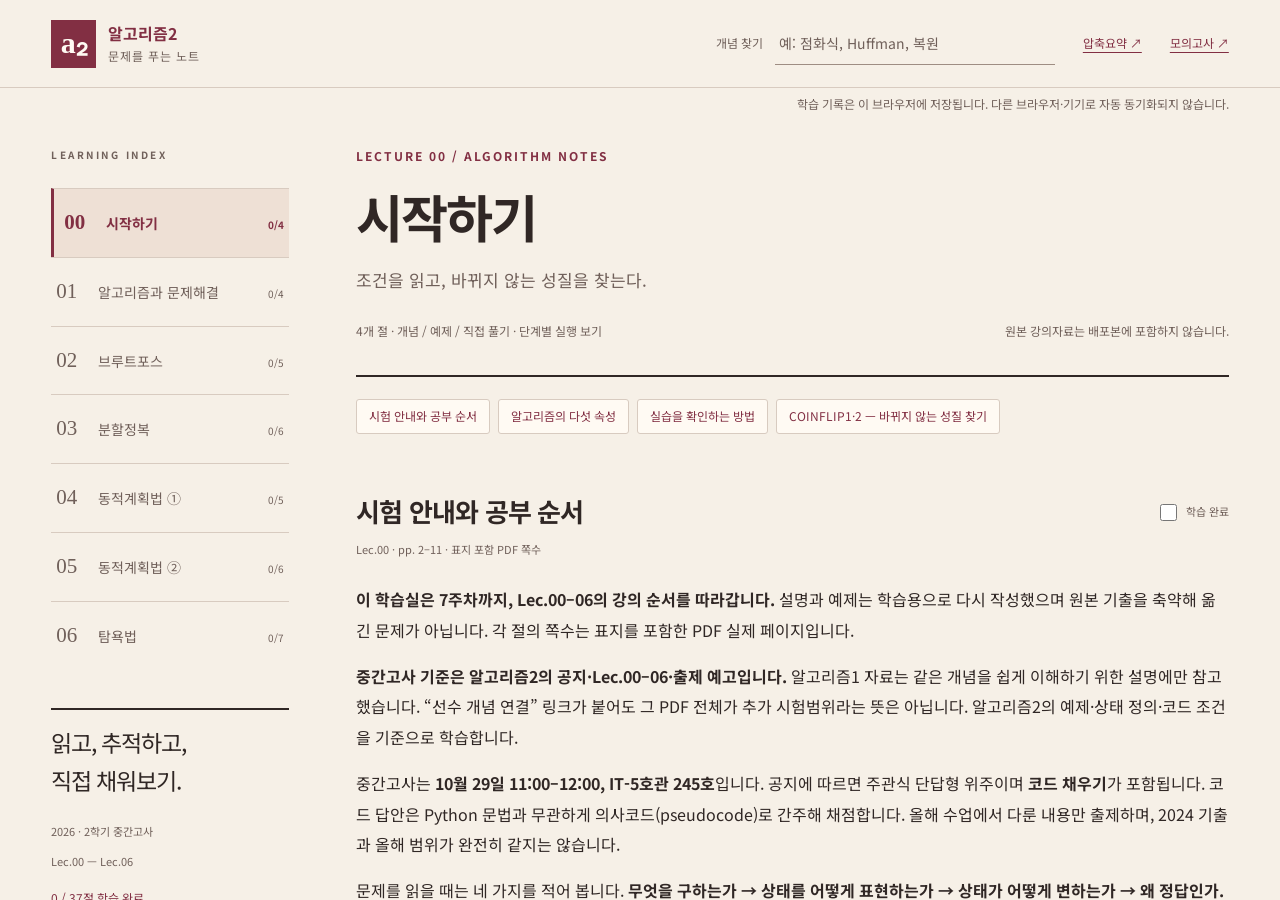
<file: index.html>
<!doctype html><html lang="ko"><head><meta charset="utf-8"><meta name="viewport" content="width=device-width,initial-scale=1"><meta http-equiv="refresh" content="0;url=학습실/index.html"><title>알고리즘2 학습 자료</title></head><body><h1>알고리즘2 학습 자료</h1><p><a href="학습실/index.html">학습실</a> · <a href="학습실/시험당일_압축요약.html">시험 당일 압축요약</a> · <a href="모의고사/index.html">모의고사5회</a></p></body></html>
</file>
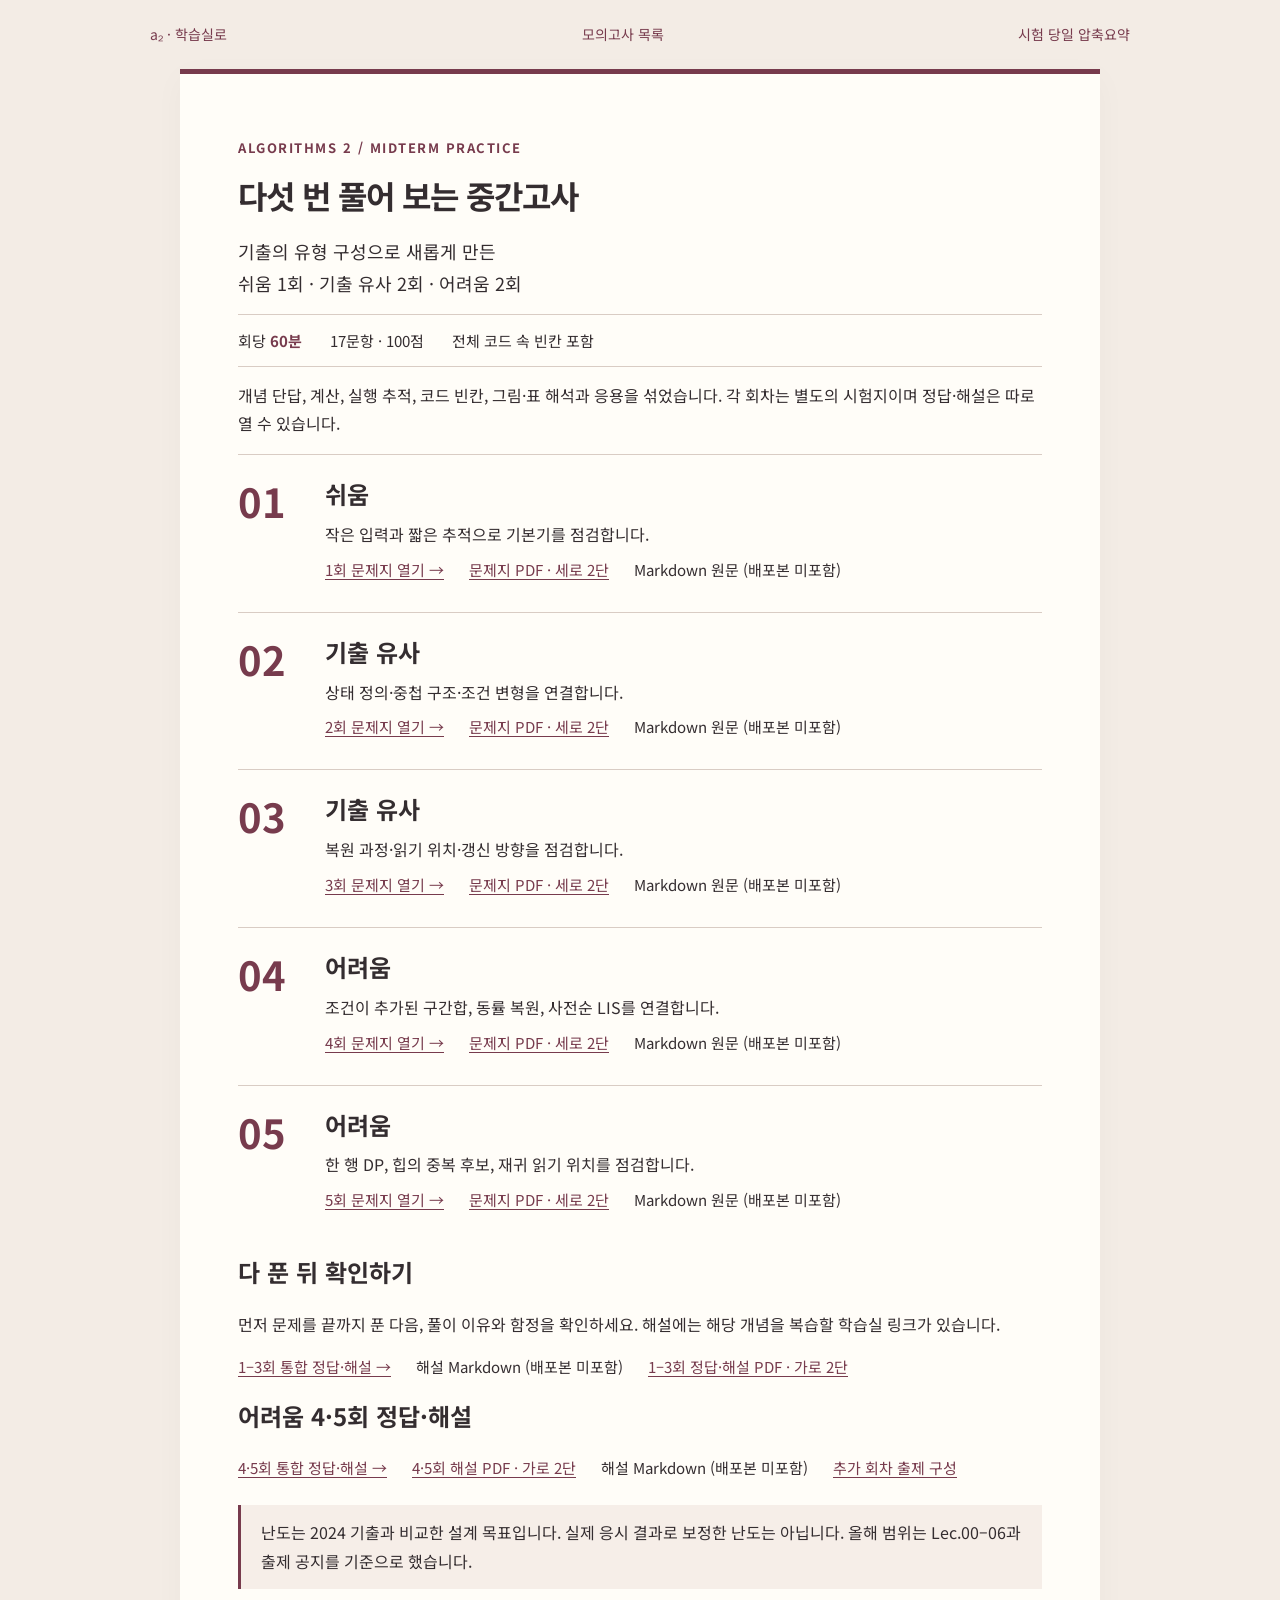
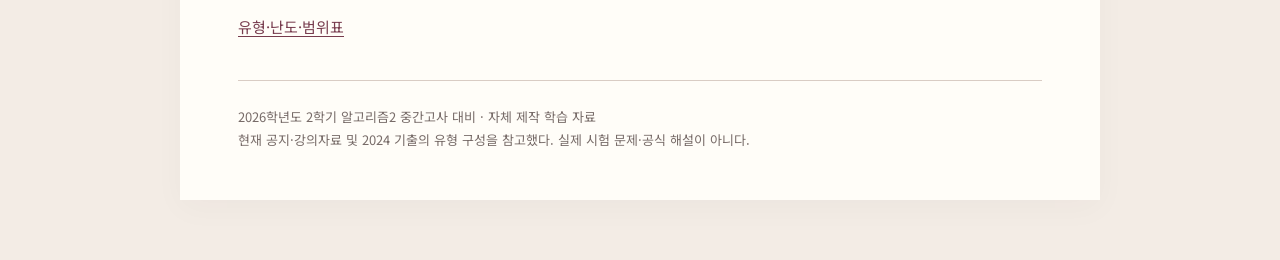
<file: 모의고사/index.html>
<!DOCTYPE html>

<html lang="ko"><head><meta charset="utf-8"/><meta content="width=device-width,initial-scale=1" name="viewport"/><meta content="light" name="color-scheme"/><title>모의고사 5회 · 알고리즘2</title><link href="style.css" rel="stylesheet"/></head><body>
<a class="skip" href="#main">본문으로 건너뛰기</a><nav aria-label="문서 이동" class="top"><a href="../학습실/index.html">a₂ · 학습실로</a><a href="index.html">모의고사 목록</a><a href="../학습실/시험당일_압축요약.html">시험 당일 압축요약</a></nav><main class="" id="main"><header><p class="eyebrow">ALGORITHMS 2 / MIDTERM PRACTICE</p><h1>다섯 번 풀어 보는 중간고사</h1><p class="lead">기출의 유형 구성으로 새롭게 만든<br/>쉬움 1회 · 기출 유사 2회 · 어려움 2회</p><div class="statline"><span>회당 <strong>60분</strong></span><span>17문항 · 100점</span><span>전체 코드 속 빈칸 포함</span></div></header><p>개념 단답, 계산, 실행 추적, 코드 빈칸, 그림·표 해석과 응용을 섞었습니다. 각 회차는 별도의 시험지이며 정답·해설은 따로 열 수 있습니다.</p><ol class="paper-list"><li><span class="paper-number">01</span><div><h2>쉬움</h2><p>작은 입력과 짧은 추적으로 기본기를 점검합니다.</p><div class="links"><a href="1회_쉬움.html">1회 문제지 열기 →</a><a href="PDF/알고리즘2_모의고사_1회_쉬움_문제_세로2단.pdf" rel="noopener" target="_blank">문제지 PDF · 세로 2단</a><span class="source-reference">Markdown 원문 (배포본 미포함)</span></div></div></li><li><span class="paper-number">02</span><div><h2>기출 유사</h2><p>상태 정의·중첩 구조·조건 변형을 연결합니다.</p><div class="links"><a href="2회_유사.html">2회 문제지 열기 →</a><a href="PDF/알고리즘2_모의고사_2회_유사_문제_세로2단.pdf" rel="noopener" target="_blank">문제지 PDF · 세로 2단</a><span class="source-reference">Markdown 원문 (배포본 미포함)</span></div></div></li><li><span class="paper-number">03</span><div><h2>기출 유사</h2><p>복원 과정·읽기 위치·갱신 방향을 점검합니다.</p><div class="links"><a href="3회_유사.html">3회 문제지 열기 →</a><a href="PDF/알고리즘2_모의고사_3회_유사_문제_세로2단.pdf" rel="noopener" target="_blank">문제지 PDF · 세로 2단</a><span class="source-reference">Markdown 원문 (배포본 미포함)</span></div></div></li><li><span class="paper-number">04</span><div><h2>어려움</h2><p>조건이 추가된 구간합, 동률 복원, 사전순 LIS를 연결합니다.</p><div class="links"><a href="4회_어려움.html">4회 문제지 열기 →</a><a href="PDF/알고리즘2_모의고사_4회_어려움_문제_세로2단.pdf" rel="noopener" target="_blank">문제지 PDF · 세로 2단</a><span class="source-reference">Markdown 원문 (배포본 미포함)</span></div></div></li><li><span class="paper-number">05</span><div><h2>어려움</h2><p>한 행 DP, 힙의 중복 후보, 재귀 읽기 위치를 점검합니다.</p><div class="links"><a href="5회_어려움.html">5회 문제지 열기 →</a><a href="PDF/알고리즘2_모의고사_5회_어려움_문제_세로2단.pdf" rel="noopener" target="_blank">문제지 PDF · 세로 2단</a><span class="source-reference">Markdown 원문 (배포본 미포함)</span></div></div></li></ol><h2>다 푼 뒤 확인하기</h2><p>먼저 문제를 끝까지 푼 다음, 풀이 이유와 함정을 확인하세요. 해설에는 해당 개념을 복습할 학습실 링크가 있습니다.</p><div class="links"><a href="정답과_해설.html">1–3회 통합 정답·해설 →</a><span class="source-reference">해설 Markdown (배포본 미포함)</span><a href="PDF/알고리즘2_모의고사1-3회_통합정답해설_가로2단.pdf" rel="noopener" target="_blank">1–3회 정답·해설 PDF · 가로 2단</a></div><h2>어려움 4·5회 정답·해설</h2><div class="links"><a href="4-5회_정답과_해설.html">4·5회 통합 정답·해설 →</a><a href="PDF/알고리즘2_모의고사4-5회_통합정답해설_가로2단.pdf" rel="noopener" target="_blank">4·5회 해설 PDF · 가로 2단</a><span class="source-reference">해설 Markdown (배포본 미포함)</span><a href="4-5회_출제구성.html">추가 회차 출제 구성</a></div><div class="notice"><p>난도는 2024 기출과 비교한 설계 목표입니다. 실제 응시 결과로 보정한 난도는 아닙니다. 올해 범위는 Lec.00–06과 출제 공지를 기준으로 했습니다.</p></div><div class="links"><a href="출제구성_범위표.html">유형·난도·범위표</a></div><footer>2026학년도 2학기 알고리즘2 중간고사 대비 · 자체 제작 학습 자료<br/>현재 공지·강의자료 및 2024 기출의 유형 구성을 참고했다. 실제 시험 문제·공식 해설이 아니다.</footer></main></body></html>
</file>
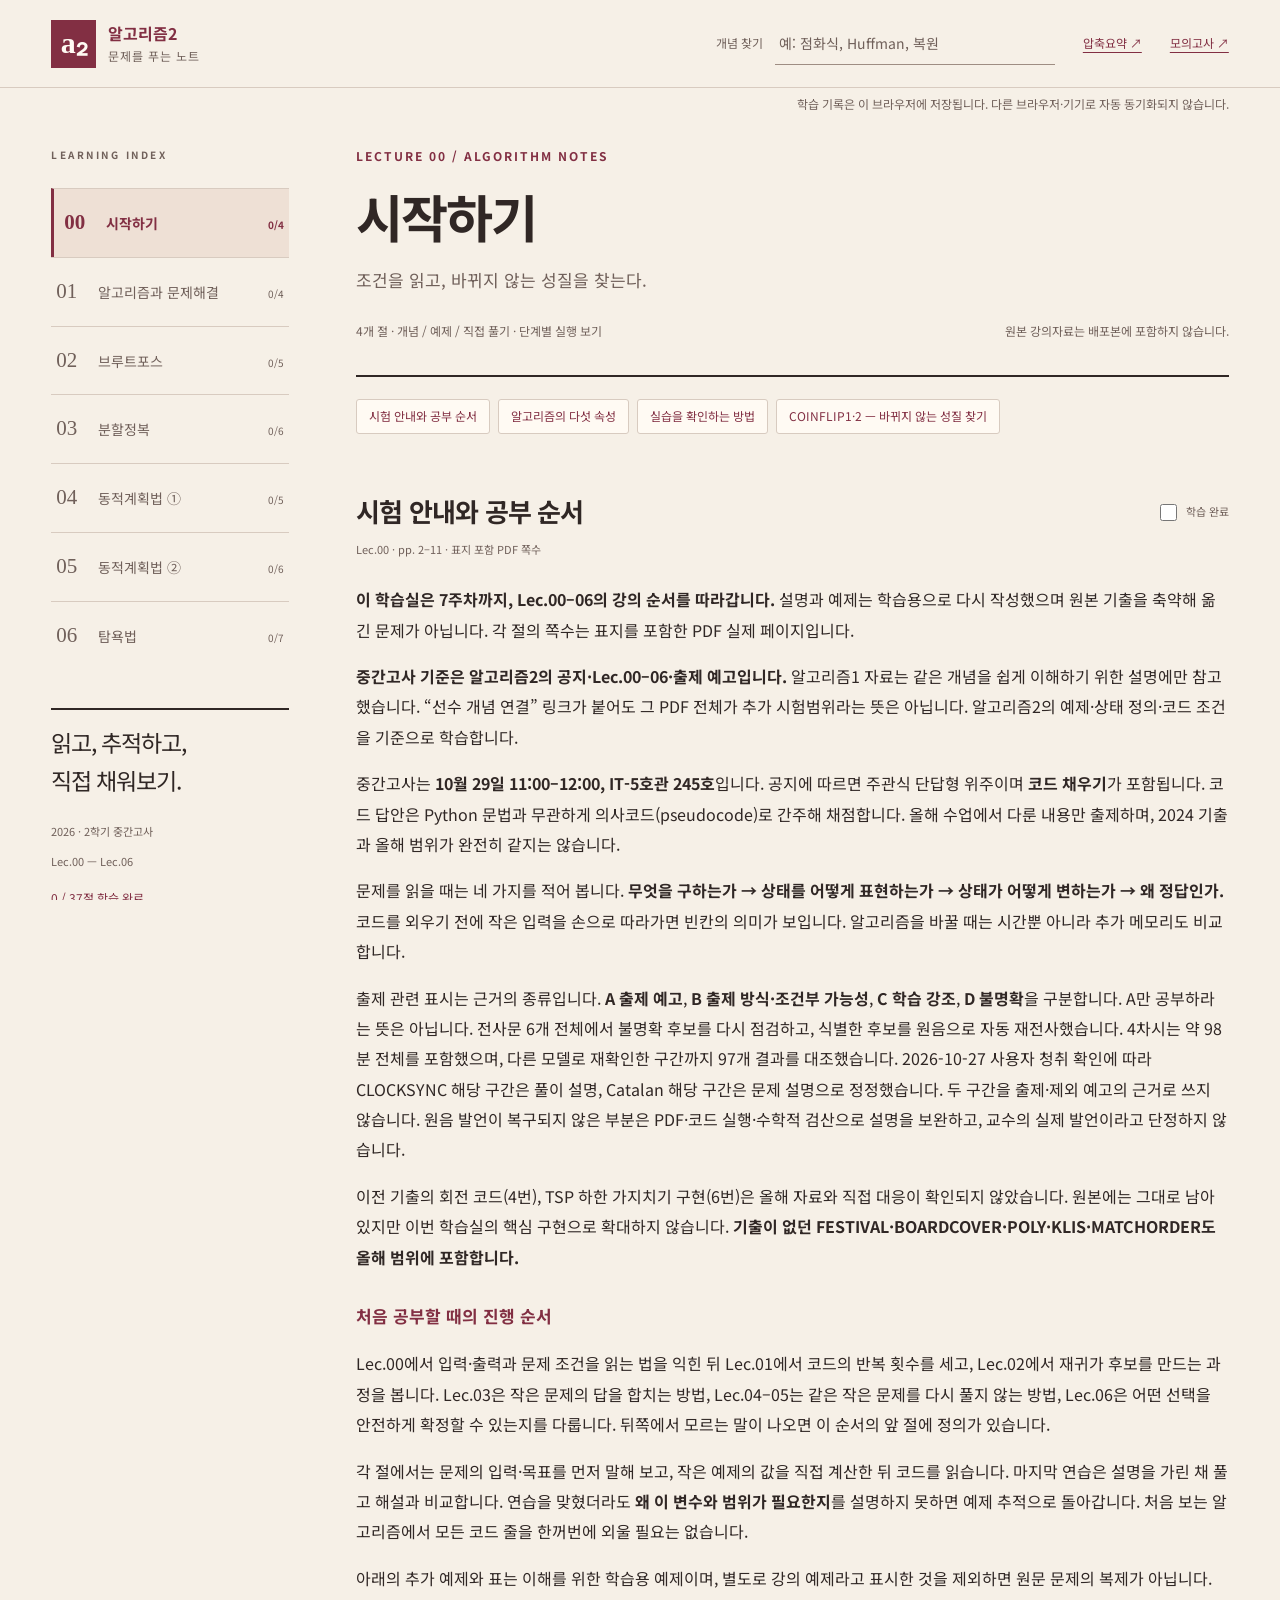
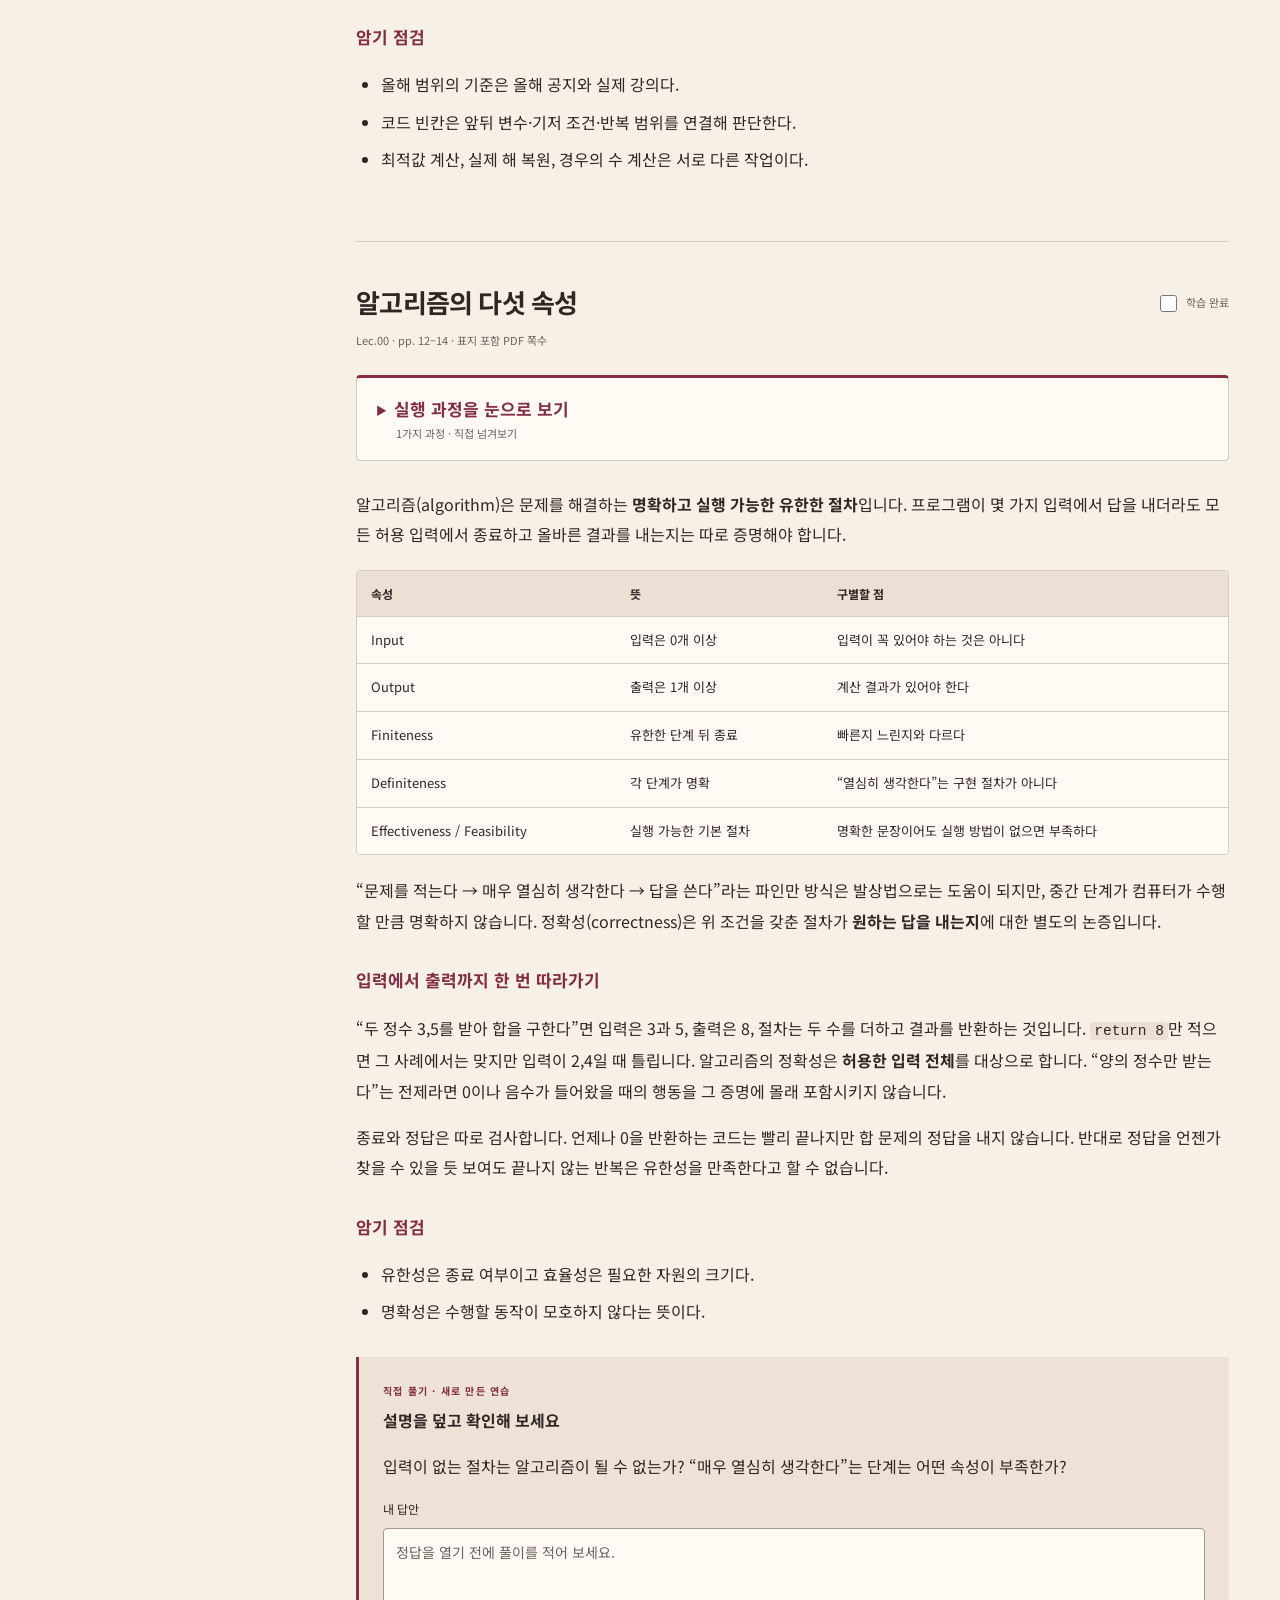
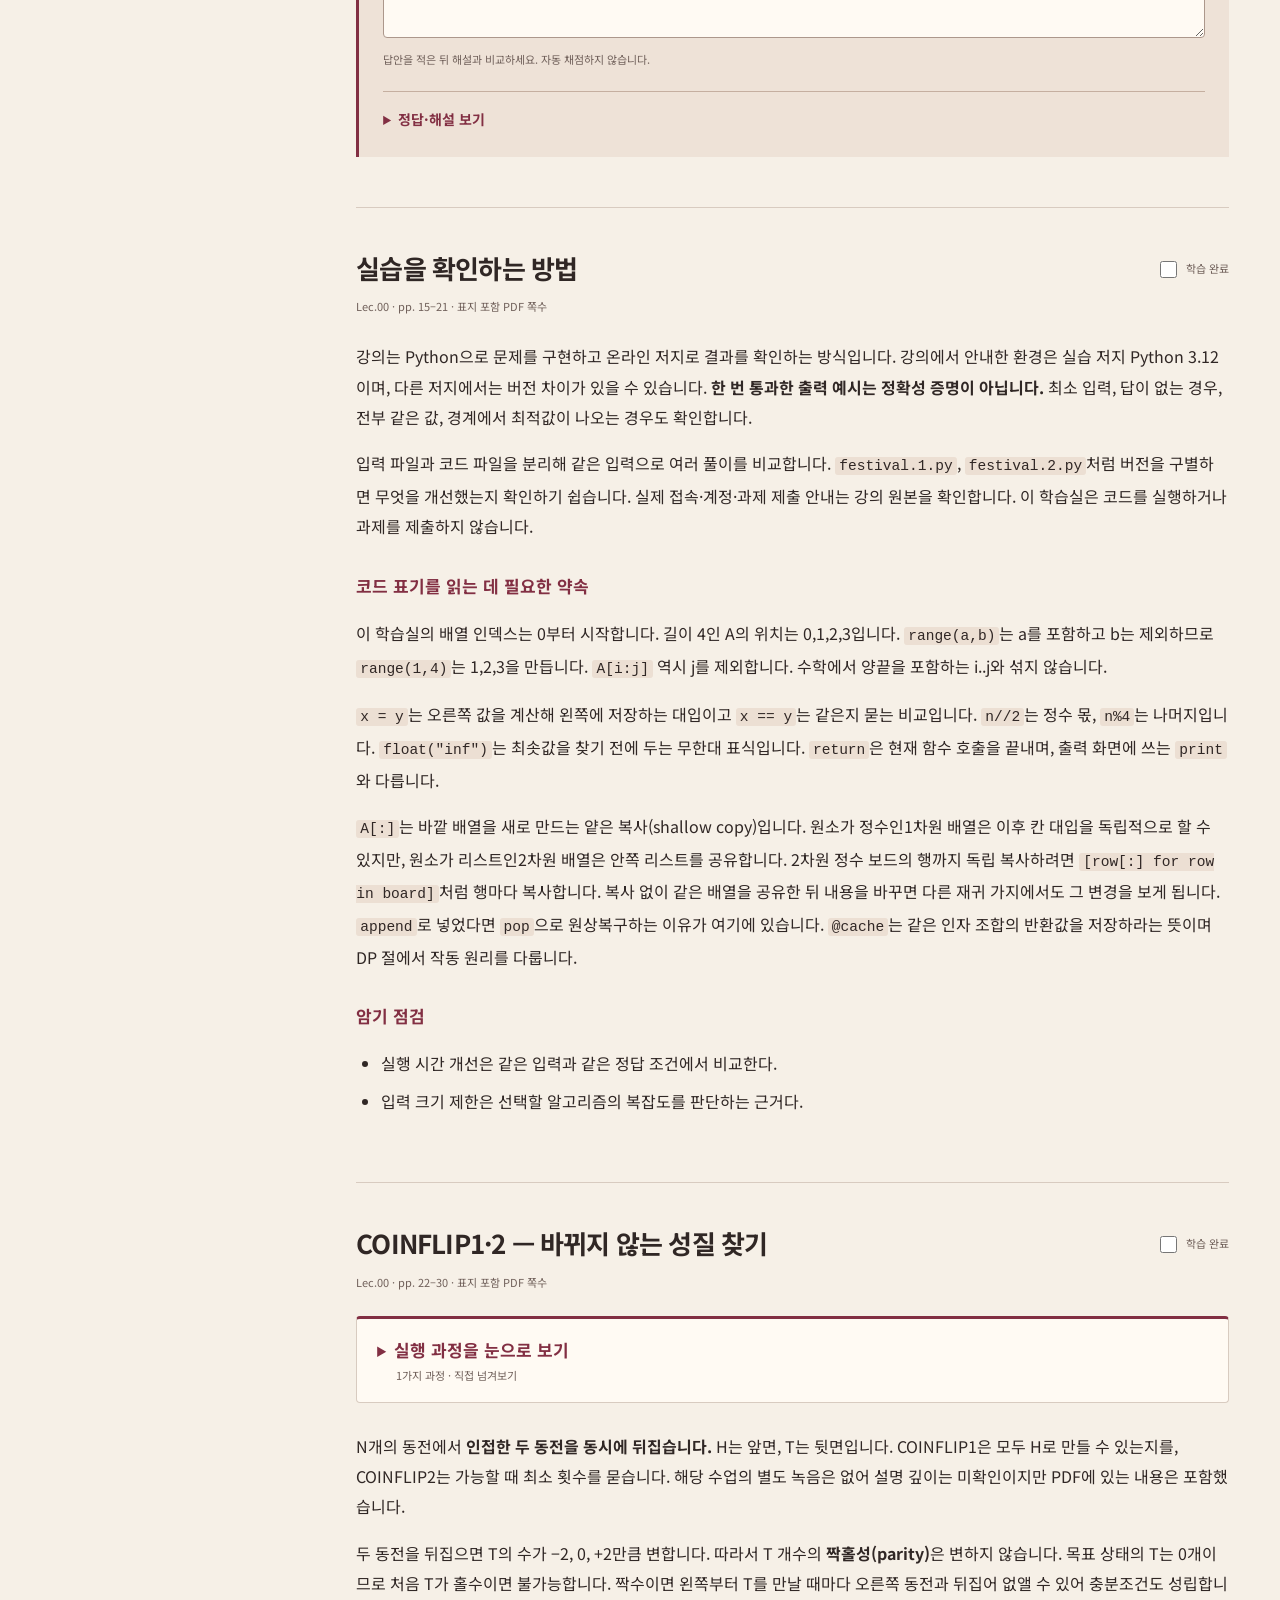
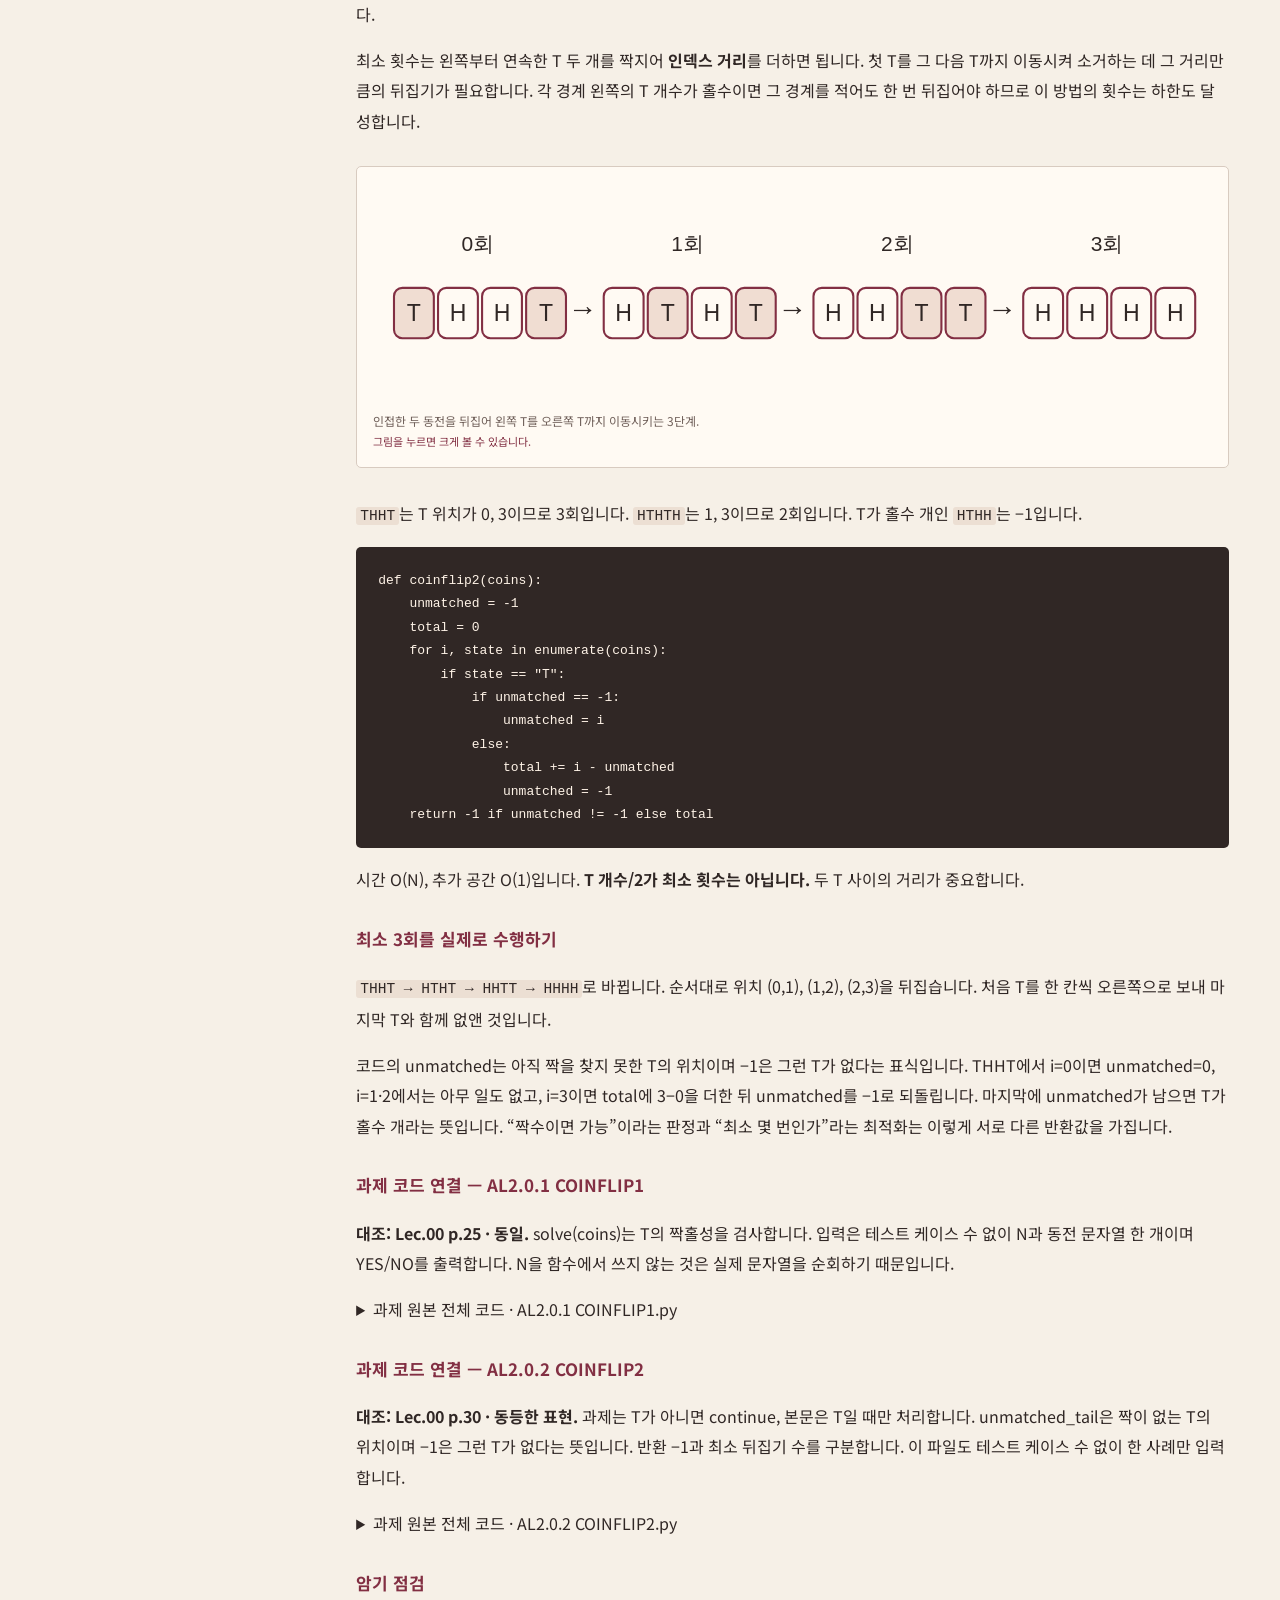
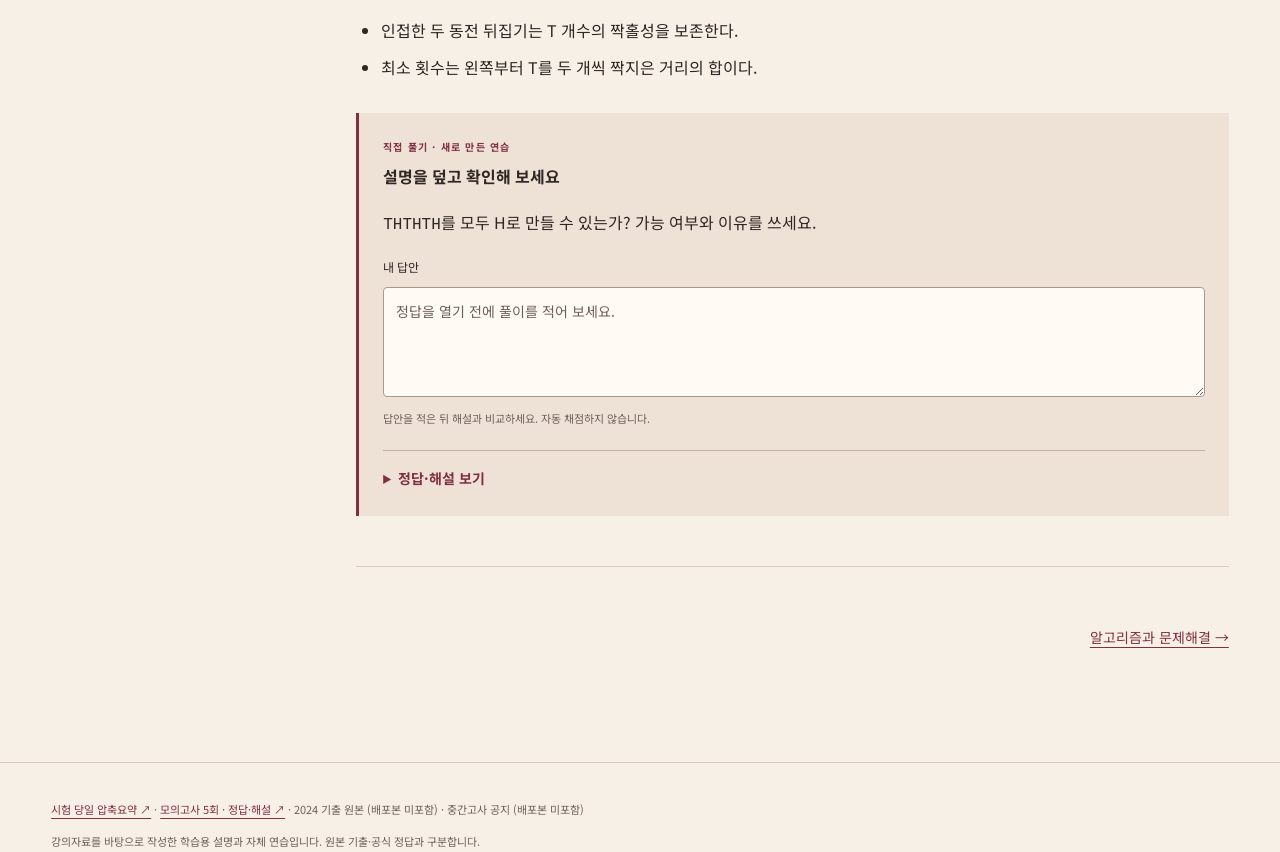
<file: 학습실/index.html>
<!DOCTYPE html>

<html lang="ko">
<head><meta charset="utf-8"/><meta content="width=device-width, initial-scale=1" name="viewport"/><title>알고리즘2 · 문제를 푸는 노트</title><link href="style.css" rel="stylesheet"/><link href="motion.css" rel="stylesheet"/></head>
<body>
<a class="skip" href="#main">본문으로 건너뛰기</a>
<header class="topbar"><a class="brand" href="#lec00/orientation"><span class="brand-mark">a₂</span><span>알고리즘2 <small>문제를 푸는 노트</small></span></a><div class="search-wrap"><label for="search">개념 찾기</label><input autocomplete="off" id="search" placeholder="예: 점화식, Huffman, 복원" type="search"/><span id="search-count" role="status"></span></div><a class="source-top" href="시험당일_압축요약.html" rel="noopener" target="_blank">압축요약 ↗</a><a class="source-top" href="../모의고사/index.html" rel="noopener" target="_blank">모의고사 ↗</a></header>
<div aria-live="polite" class="storage" id="storage-status" role="status"></div>
<div class="layout"><aside class="sidebar"><button aria-controls="navigation" aria-expanded="false" id="menu" type="button">강의 목차 <span>＋</span></button><div id="navigation"><p class="eyebrow">LEARNING INDEX</p><nav aria-label="강의 목차" id="chapters"></nav><div class="side-note"><p>읽고, 추적하고,<br/>직접 채워보기.</p><span>2026 · 2학기 중간고사<br/>Lec.00 — Lec.06</span><p class="progress" id="progress"></p></div><span class="source-reference">출제 예고 근거 (배포본 미포함)</span></div></aside>
<main id="main" tabindex="-1"><div hidden="" id="results"></div><div id="lesson"></div></main></div>
<noscript><p>학습실의 강의 이동과 연습에는 JavaScript가 필요합니다. <a href="시험당일_압축요약.html">정적 압축요약 읽기</a></p></noscript>
<footer><p><a href="시험당일_압축요약.html">시험 당일 압축요약 ↗</a> · <a href="../모의고사/index.html">모의고사 5회 · 정답·해설 ↗</a> · <span class="source-reference">2024 기출 원본 (배포본 미포함)</span> · <span class="source-reference">중간고사 공지 (배포본 미포함)</span></p>강의자료를 바탕으로 작성한 학습용 설명과 자체 연습입니다. 원본 기출·공식 정답과 구분합니다.</footer>
<script src="content.js"></script><script src="scenes-early.js"></script><script src="scenes-late.js"></script><script src="scenes-visual.js"></script><script src="motion.js"></script><script src="app.js"></script>
</body></html>
</file>
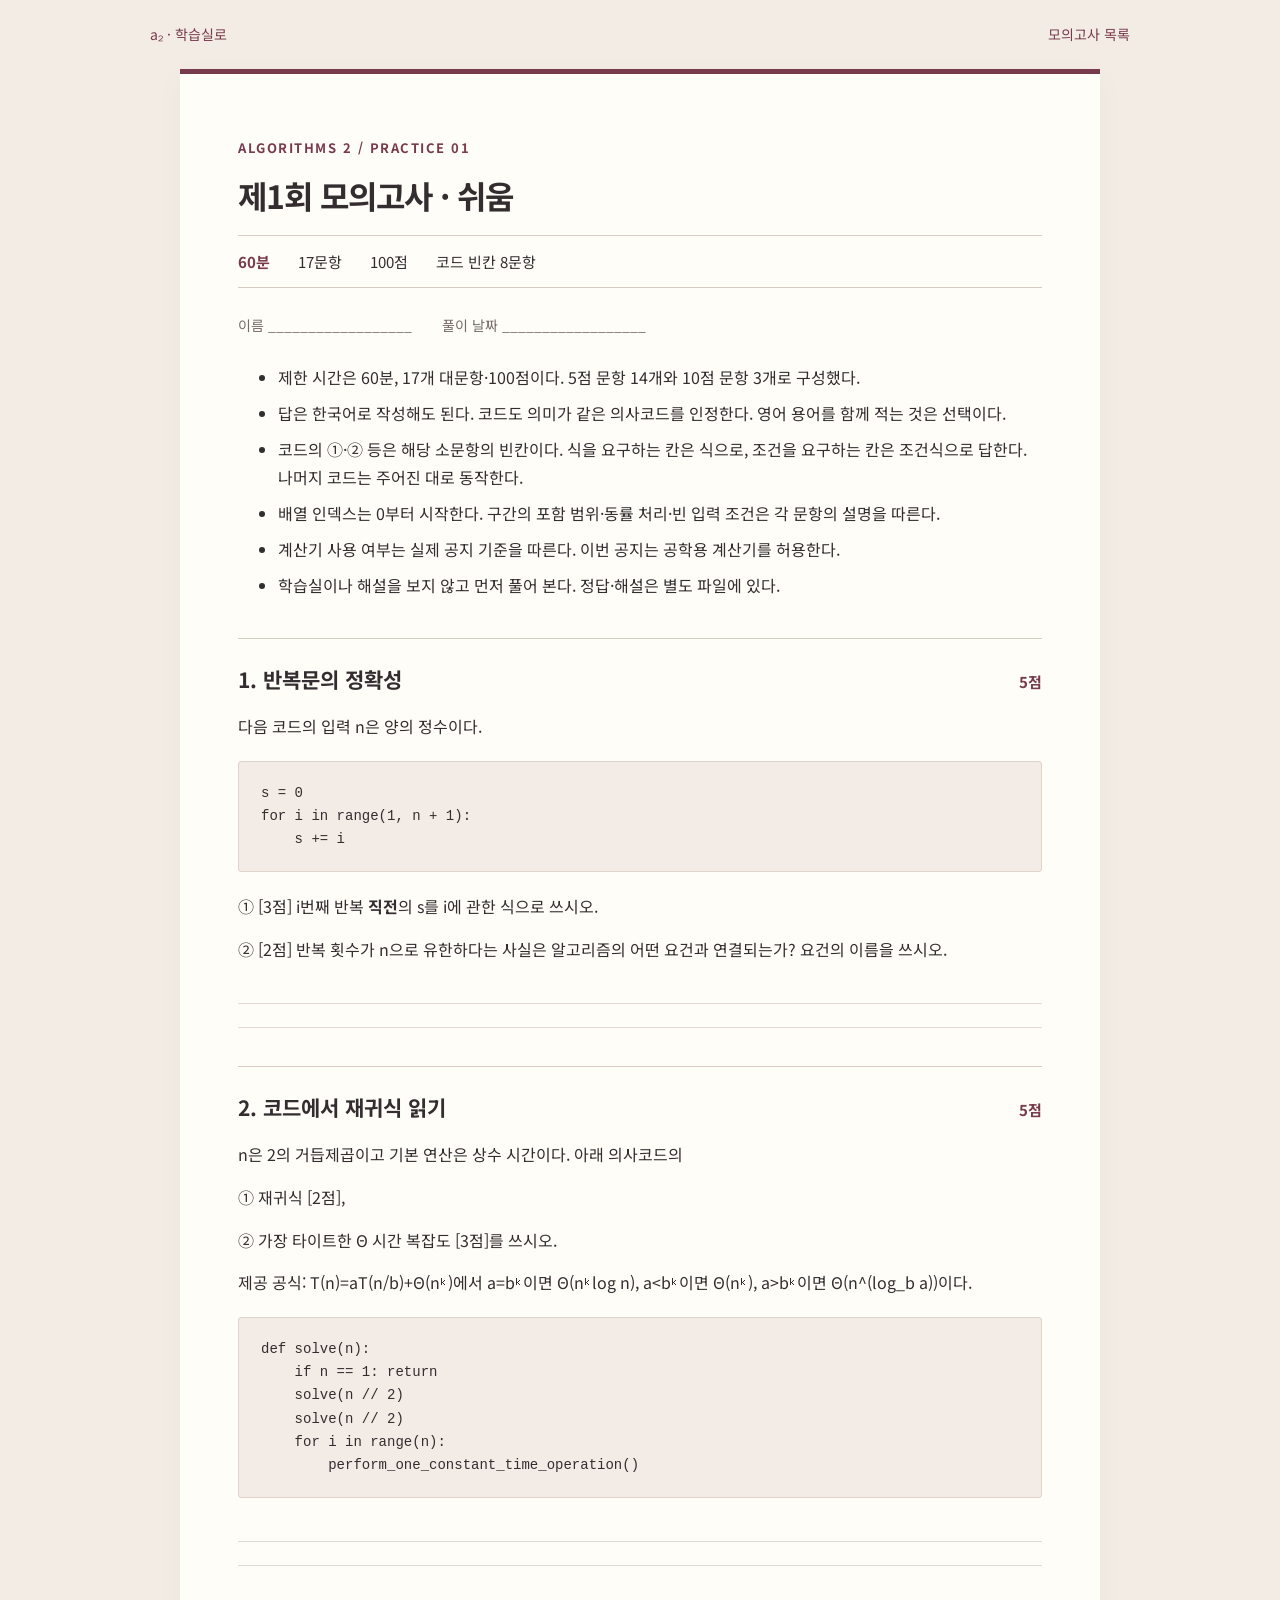
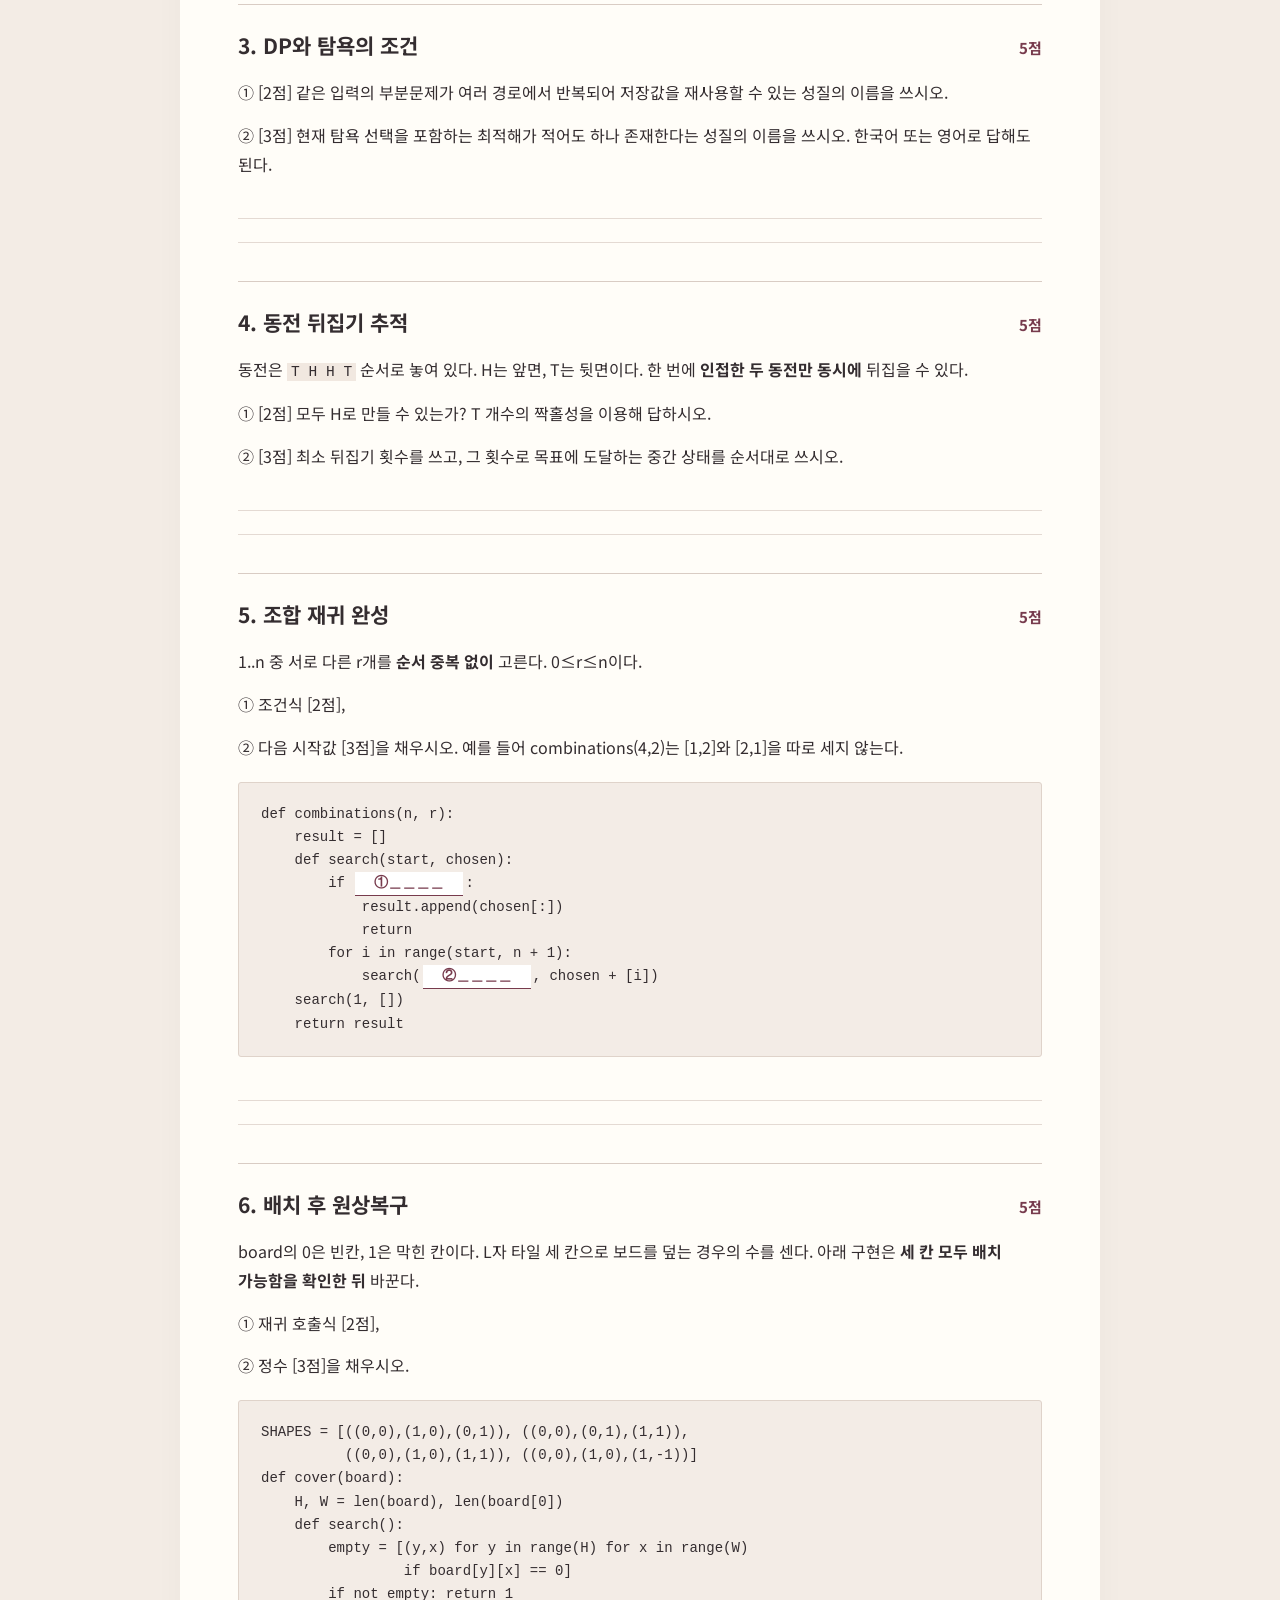
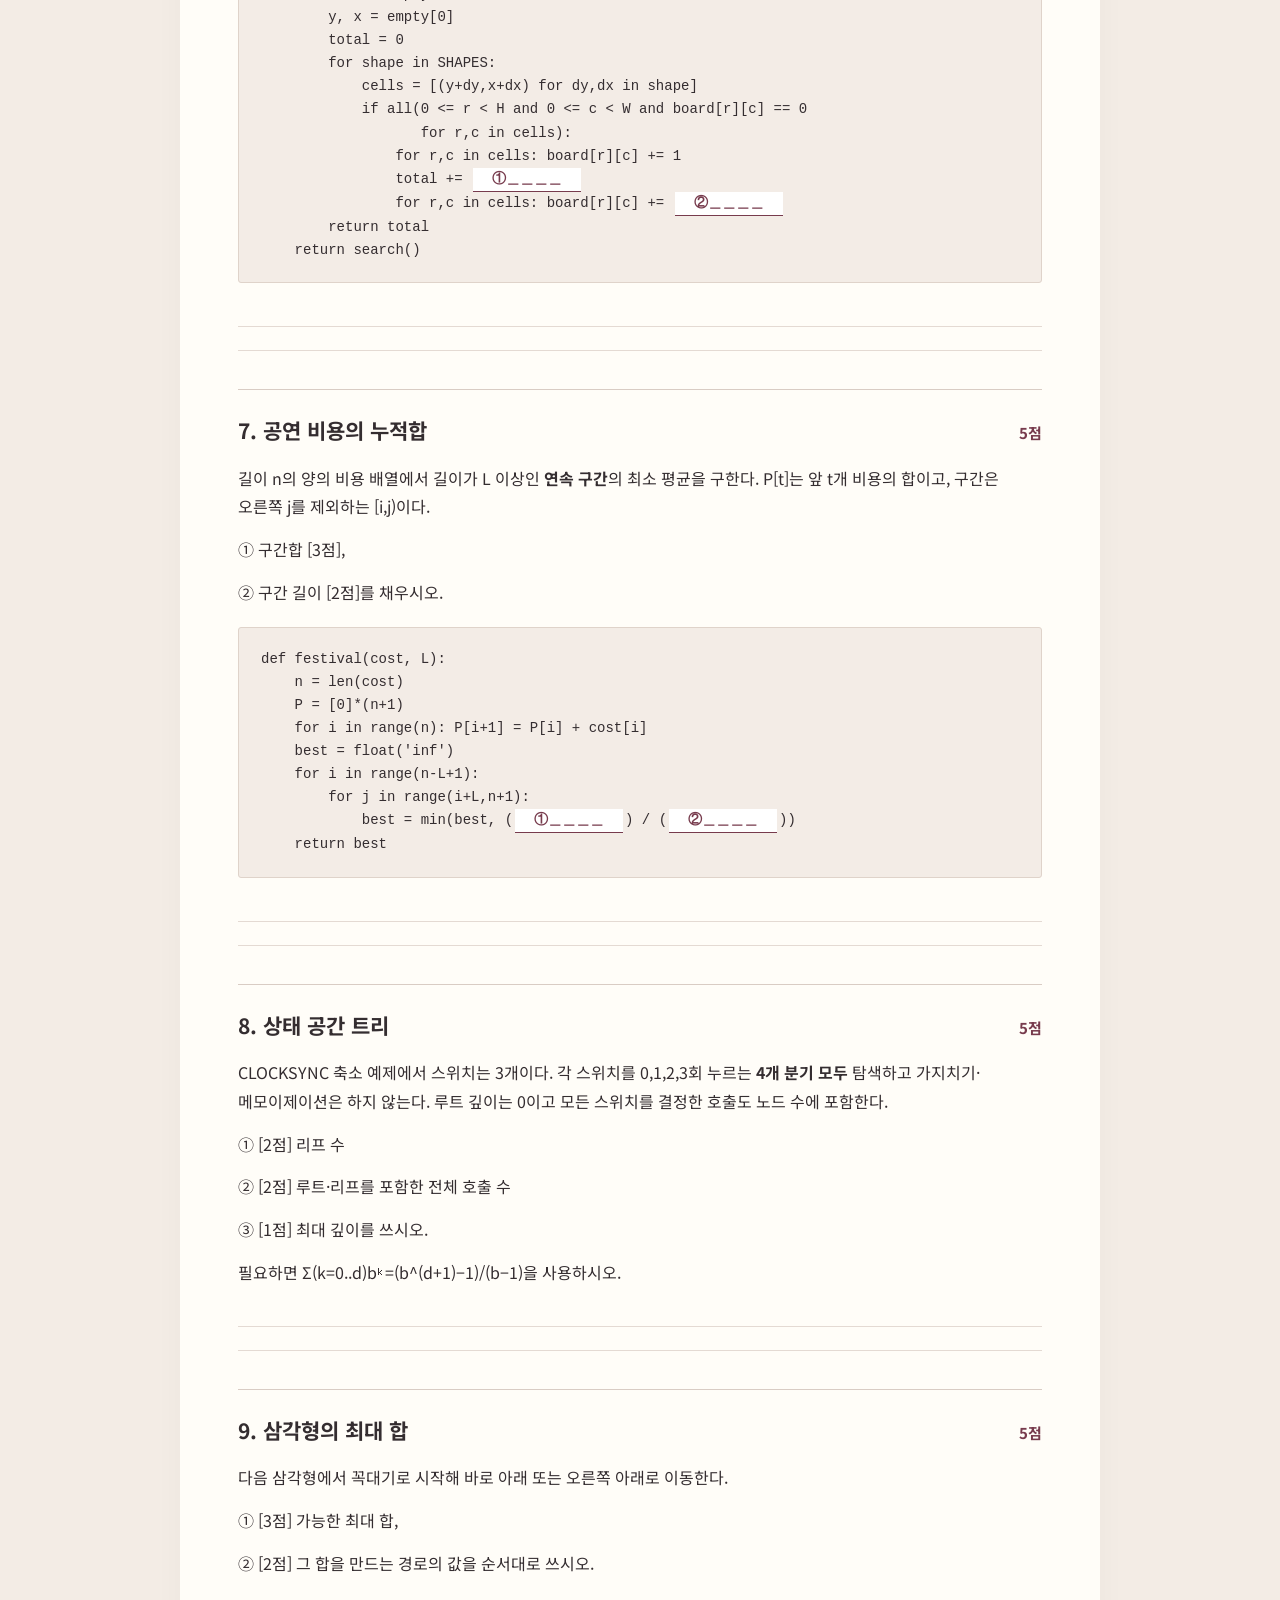
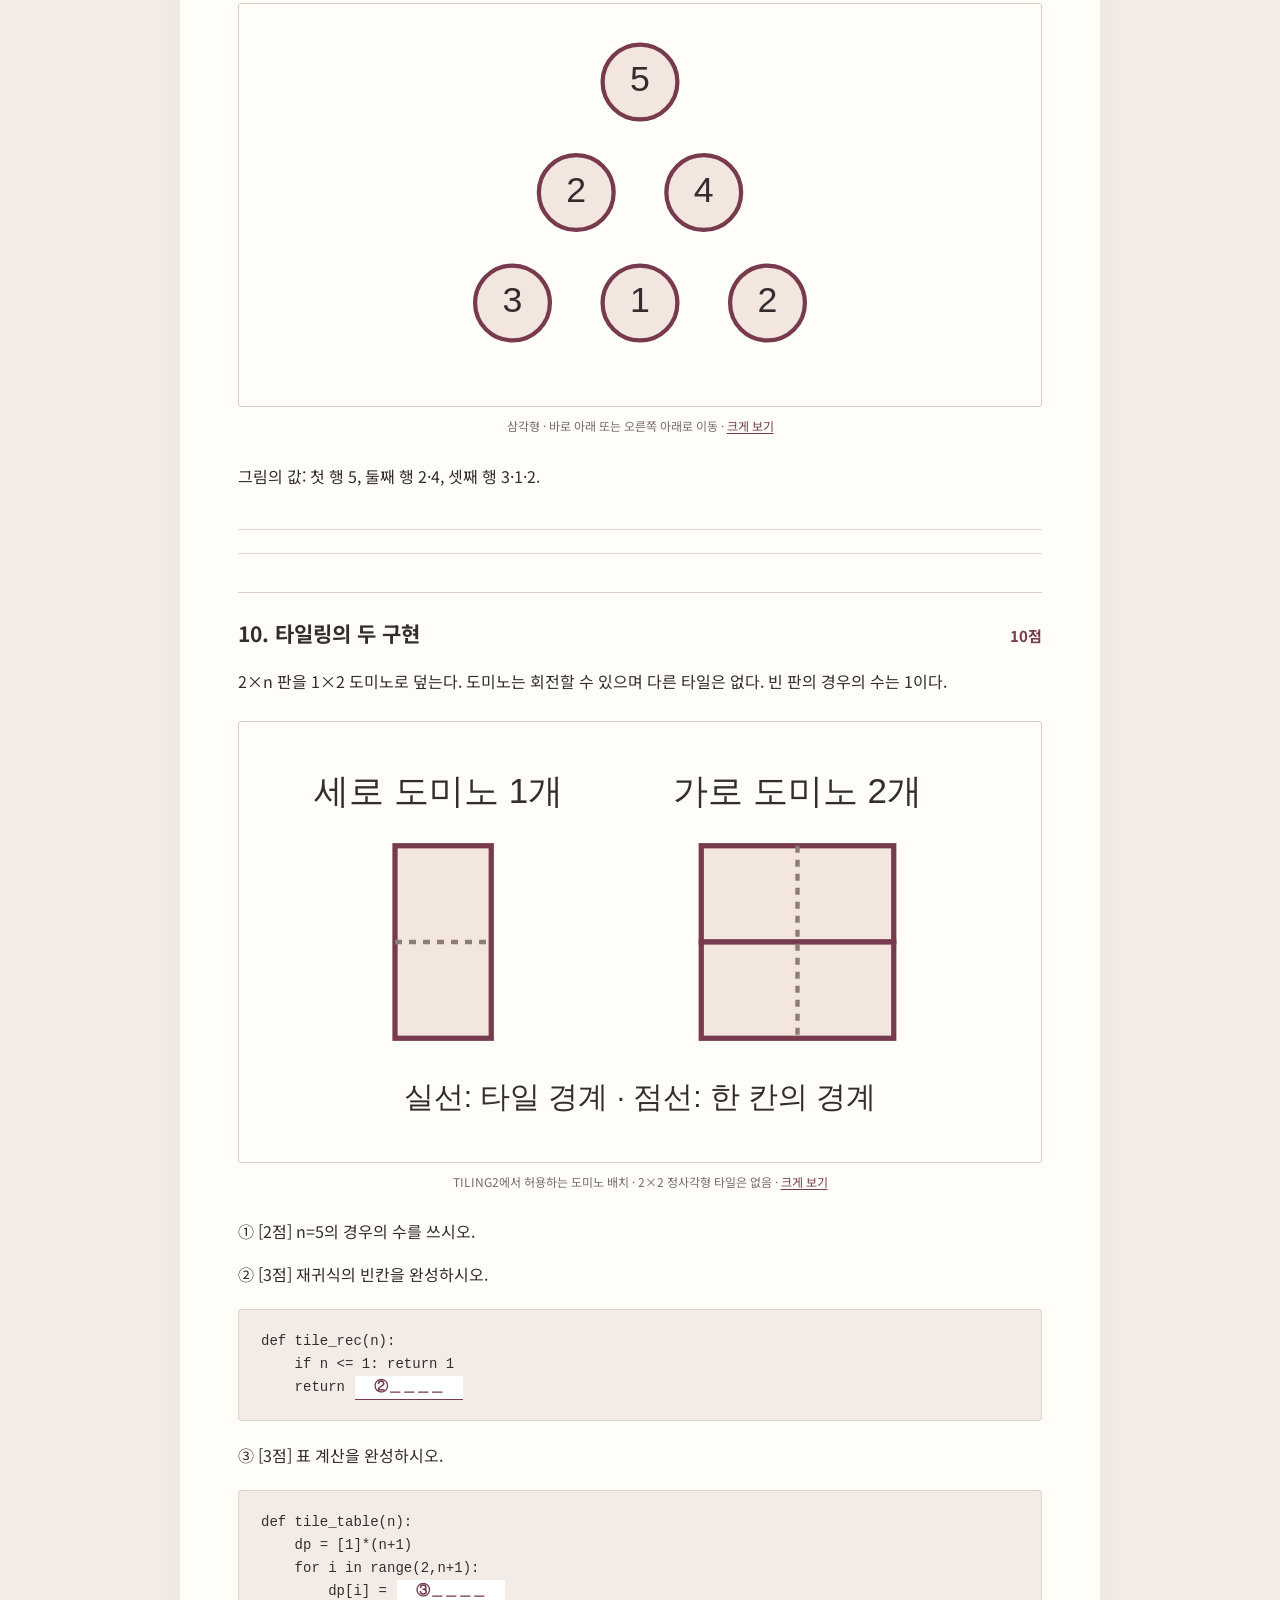
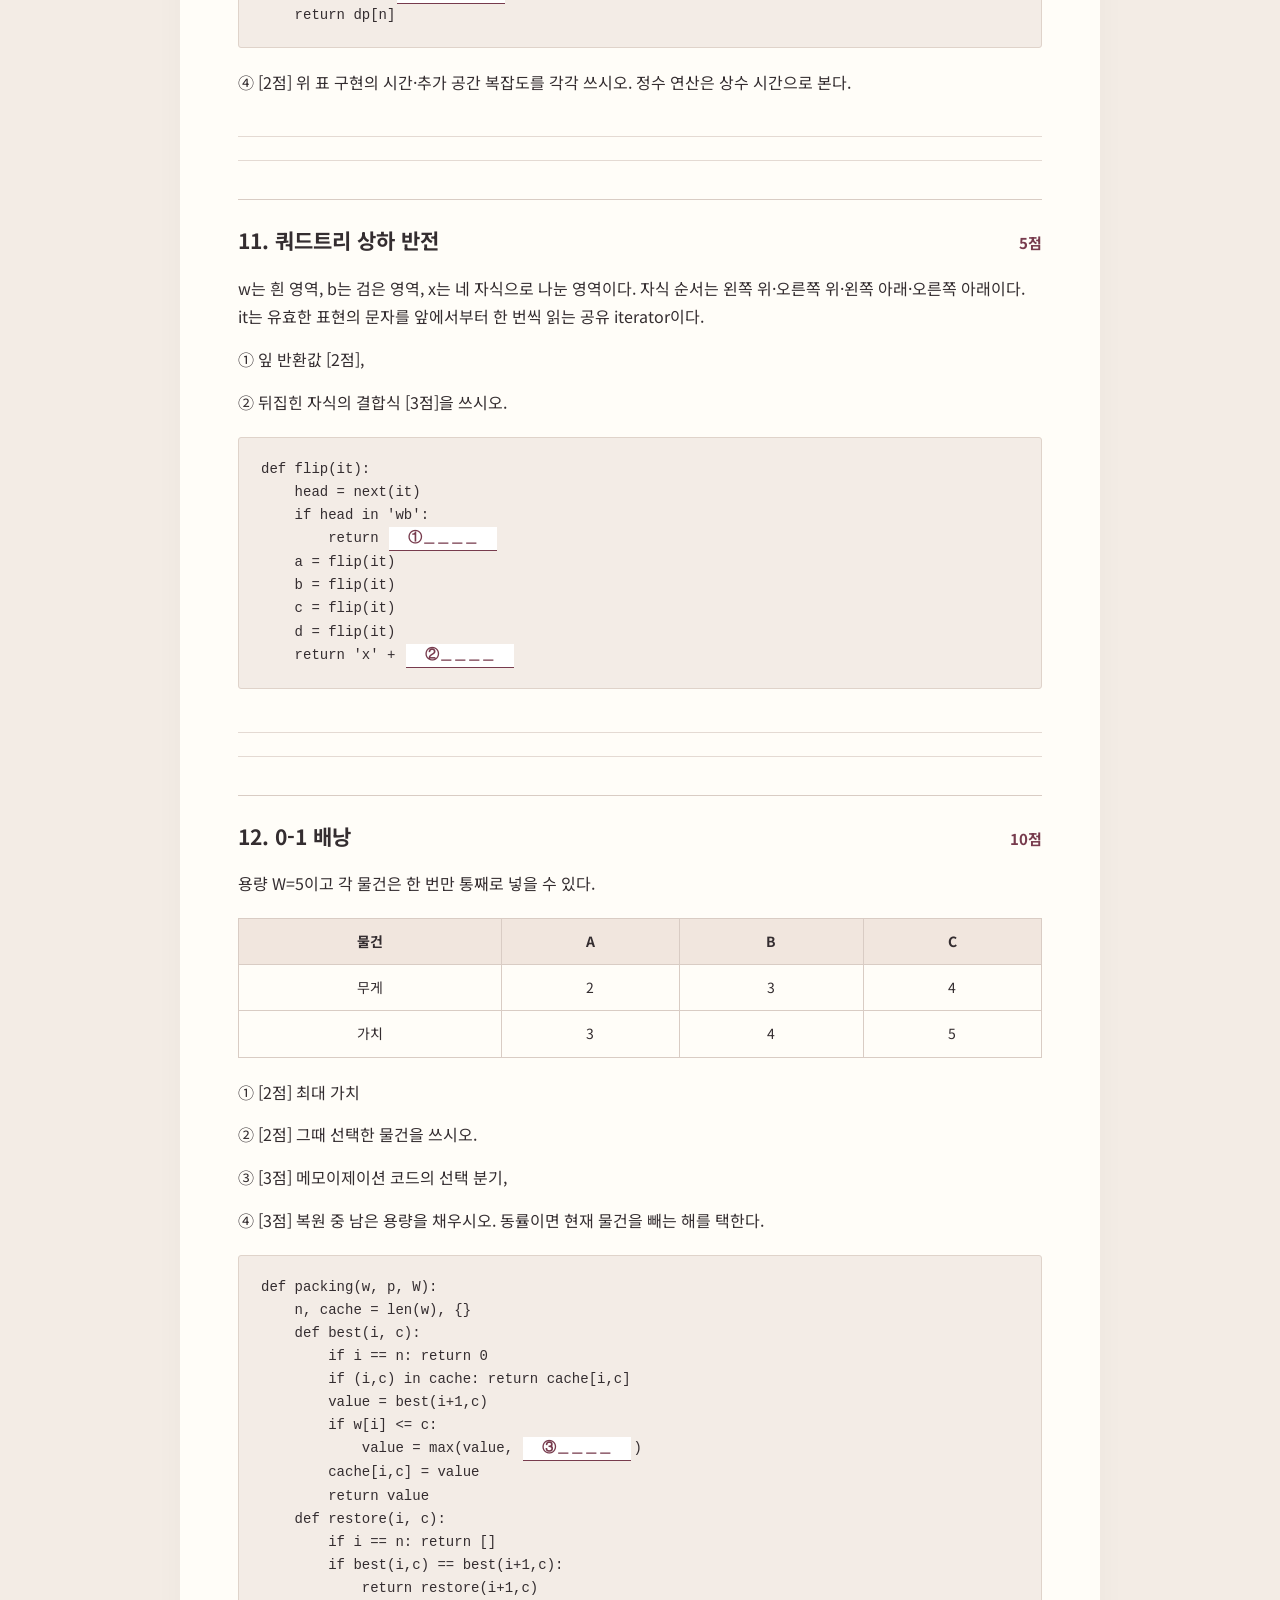
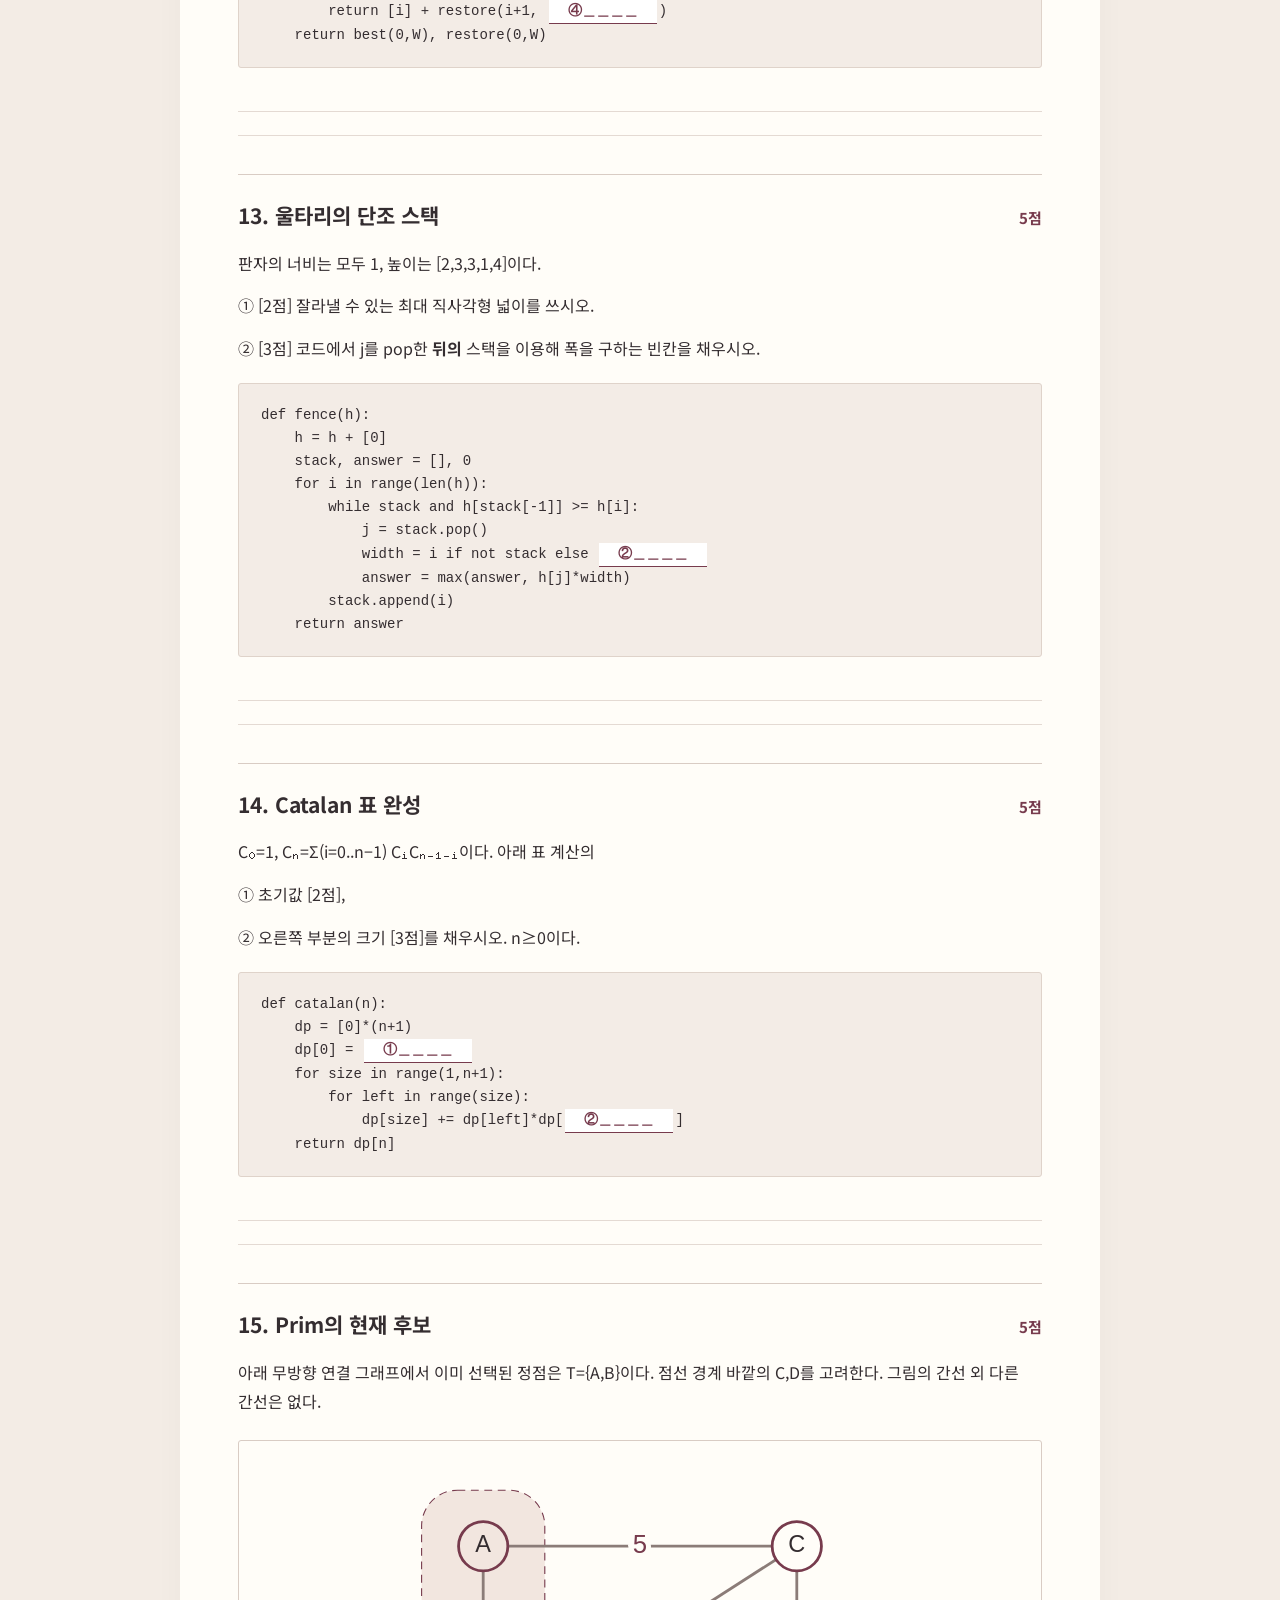
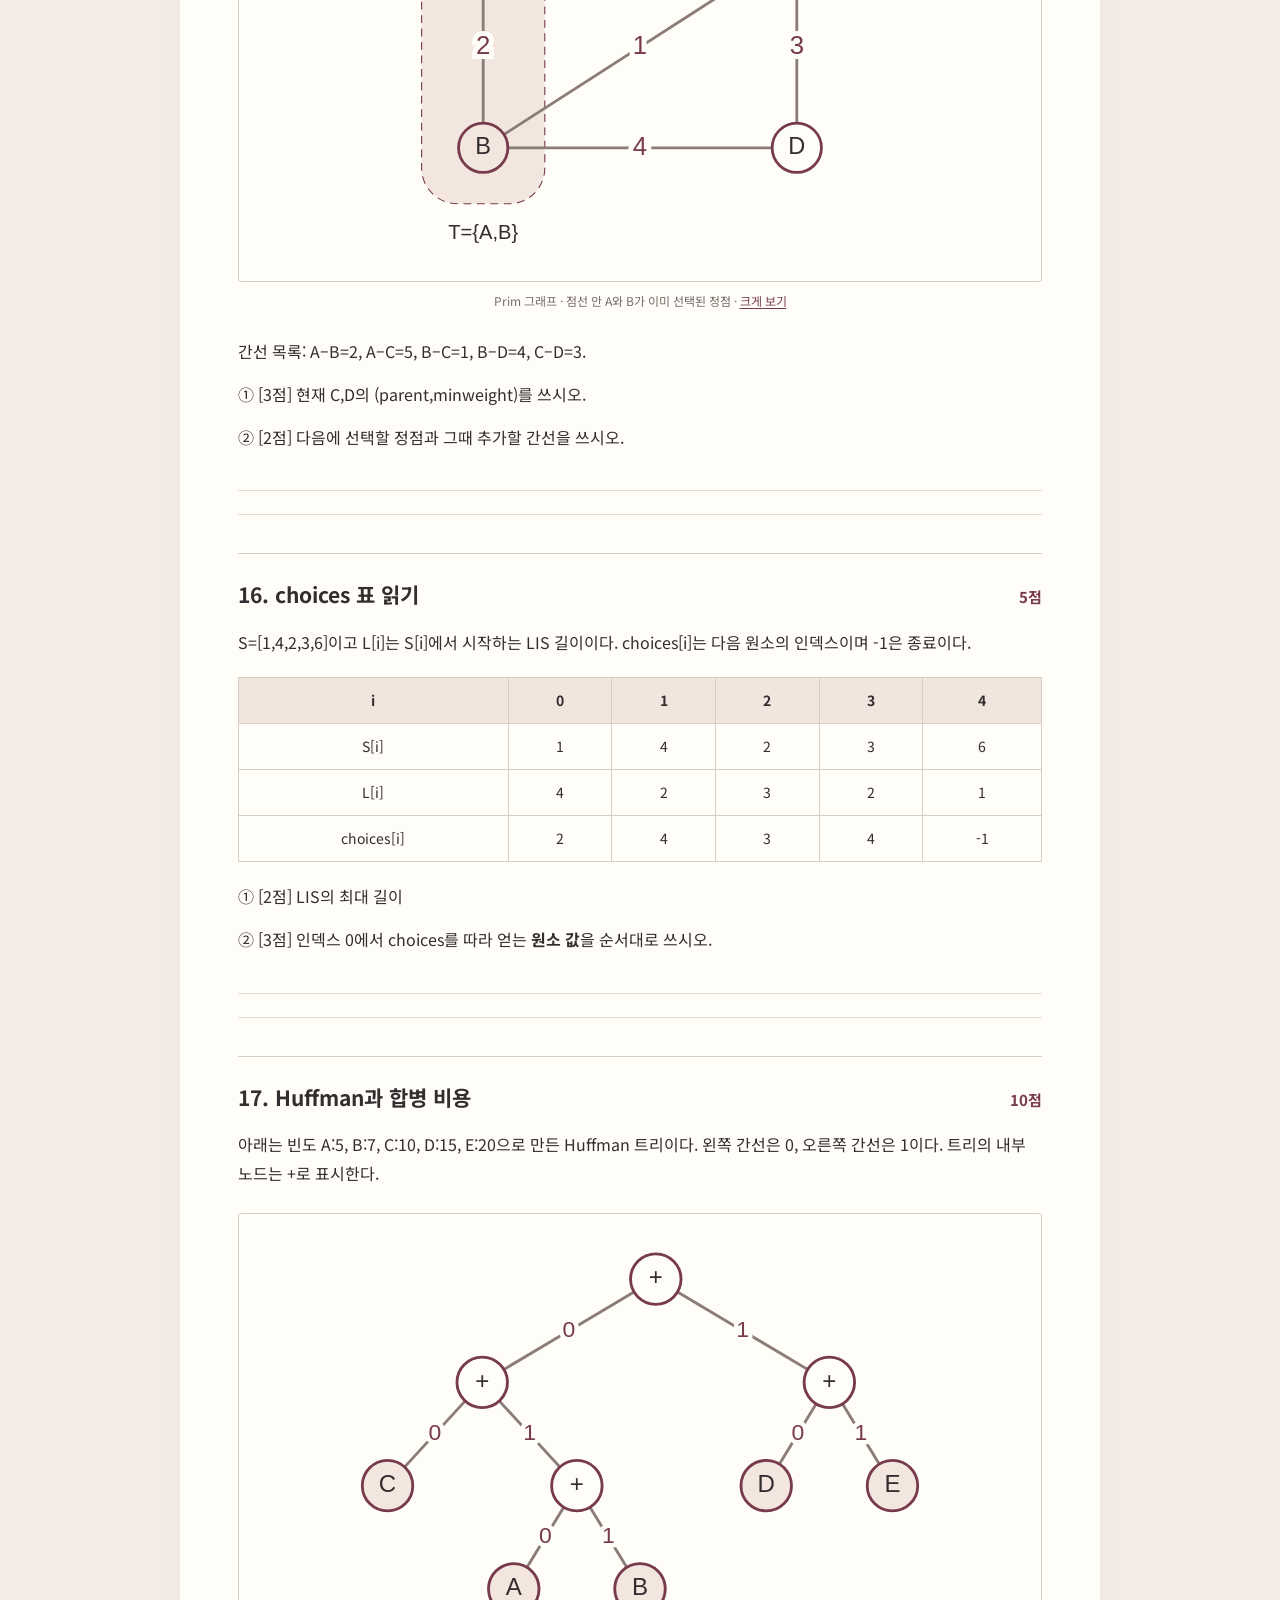
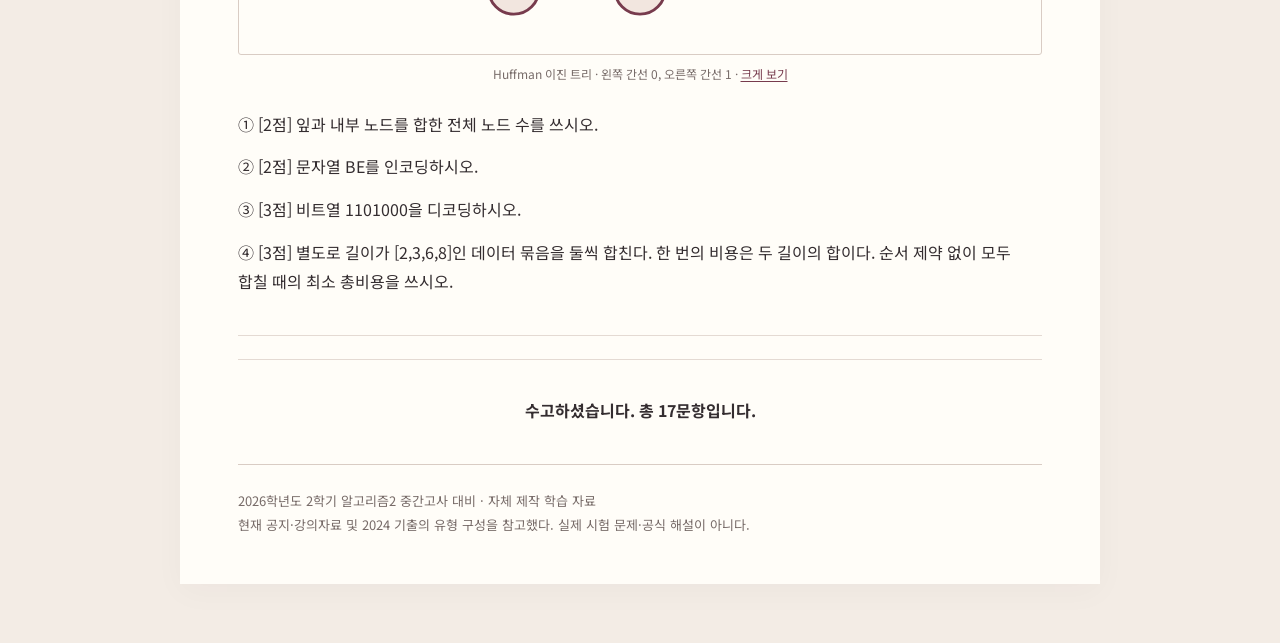
<file: 모의고사/1회_쉬움.html>
<!DOCTYPE html>

<html lang="ko"><head><meta charset="utf-8"/><meta content="width=device-width,initial-scale=1" name="viewport"/><meta content="light" name="color-scheme"/><title>제1회 모의고사 · 쉬움 · 알고리즘2</title><link href="style.css" rel="stylesheet"/></head><body>
<a class="skip" href="#main">본문으로 건너뛰기</a><nav aria-label="문서 이동" class="top"><a href="../학습실/index.html">a₂ · 학습실로</a><a href="index.html">모의고사 목록</a></nav><main class="" id="main"><header><p class="eyebrow">ALGORITHMS 2 / PRACTICE 01</p><h1>제1회 모의고사 · 쉬움</h1><div class="statline"><span><strong>60분</strong></span><span>17문항</span><span>100점</span><span>코드 빈칸 8문항</span></div><div class="name-line"><span>이름 __________________</span><span>풀이 날짜 __________________</span></div></header><ul>
<li>제한 시간은 60분, 17개 대문항·100점이다. 5점 문항 14개와 10점 문항 3개로 구성했다.</li>
<li>답은 한국어로 작성해도 된다. 코드도 의미가 같은 의사코드를 인정한다. 영어 용어를 함께 적는 것은 선택이다.</li>
<li>코드의 ①·② 등은 해당 소문항의 빈칸이다. 식을 요구하는 칸은 식으로, 조건을 요구하는 칸은 조건식으로 답한다. 나머지 코드는 주어진 대로 동작한다.</li>
<li>배열 인덱스는 0부터 시작한다. 구간의 포함 범위·동률 처리·빈 입력 조건은 각 문항의 설명을 따른다.</li>
<li>계산기 사용 여부는 실제 공지 기준을 따른다. 이번 공지는 공학용 계산기를 허용한다.</li>
<li>학습실이나 해설을 보지 않고 먼저 풀어 본다. 정답·해설은 별도 파일에 있다.</li>
</ul>
<section class="q" data-number="1" data-points="5" id="q1"><h2><span>1. 반복문의 정확성</span><span class="score">5점</span></h2><div class="qbody"><p>다음 코드의 입력 n은 양의 정수이다.</p>
<pre><code class="language-python">s = 0
for i in range(1, n + 1):
    s += i
</code></pre>
<p>① [3점] i번째 반복 <strong>직전</strong>의 s를 i에 관한 식으로 쓰시오.</p>
<p>② [2점] 반복 횟수가 n으로 유한하다는 사실은 알고리즘의 어떤 요건과 연결되는가? 요건의 이름을 쓰시오.</p>
</div><div aria-hidden="true" class="answer-space"></div></section><section class="q" data-number="2" data-points="5" id="q2"><h2><span>2. 코드에서 재귀식 읽기</span><span class="score">5점</span></h2><div class="qbody"><p>n은 2의 거듭제곱이고 기본 연산은 상수 시간이다. 아래 의사코드의</p>
<p>① 재귀식 [2점],</p>
<p>② 가장 타이트한 Θ 시간 복잡도 [3점]를 쓰시오.</p>
<p>제공 공식: T(n)=aT(n/b)+Θ(nᵏ)에서 a=bᵏ이면 Θ(nᵏlog n), a&lt;bᵏ이면 Θ(nᵏ), a&gt;bᵏ이면 Θ(n^(log_b a))이다.</p>
<pre><code class="language-python">def solve(n):
    if n == 1: return
    solve(n // 2)
    solve(n // 2)
    for i in range(n):
        perform_one_constant_time_operation()
</code></pre>
</div><div aria-hidden="true" class="answer-space"></div></section><section class="q" data-number="3" data-points="5" id="q3"><h2><span>3. DP와 탐욕의 조건</span><span class="score">5점</span></h2><div class="qbody"><p>① [2점] 같은 입력의 부분문제가 여러 경로에서 반복되어 저장값을 재사용할 수 있는 성질의 이름을 쓰시오.</p>
<p>② [3점] 현재 탐욕 선택을 포함하는 최적해가 적어도 하나 존재한다는 성질의 이름을 쓰시오. 한국어 또는 영어로 답해도 된다.</p>
</div><div aria-hidden="true" class="answer-space"></div></section><section class="q" data-number="4" data-points="5" id="q4"><h2><span>4. 동전 뒤집기 추적</span><span class="score">5점</span></h2><div class="qbody"><p>동전은 <code>T H H T</code> 순서로 놓여 있다. H는 앞면, T는 뒷면이다. 한 번에 <strong>인접한 두 동전만 동시에</strong> 뒤집을 수 있다.</p>
<p>① [2점] 모두 H로 만들 수 있는가? T 개수의 짝홀성을 이용해 답하시오.</p>
<p>② [3점] 최소 뒤집기 횟수를 쓰고, 그 횟수로 목표에 도달하는 중간 상태를 순서대로 쓰시오.</p>
</div><div aria-hidden="true" class="answer-space"></div></section><section class="q" data-number="5" data-points="5" id="q5"><h2><span>5. 조합 재귀 완성</span><span class="score">5점</span></h2><div class="qbody"><p>1..n 중 서로 다른 r개를 <strong>순서 중복 없이</strong> 고른다. 0≤r≤n이다.</p>
<p>① 조건식 [2점],</p>
<p>② 다음 시작값 [3점]을 채우시오. 예를 들어 combinations(4,2)는 [1,2]와 [2,1]을 따로 세지 않는다.</p>
<pre><code class="language-python">def combinations(n, r):
    result = []
    def search(start, chosen):
        if <span class="codeblank">①＿＿＿＿</span>:
            result.append(chosen[:])
            return
        for i in range(start, n + 1):
            search(<span class="codeblank">②＿＿＿＿</span>, chosen + [i])
    search(1, [])
    return result
</code></pre>
</div><div aria-hidden="true" class="answer-space"></div></section><section class="q" data-number="6" data-points="5" id="q6"><h2><span>6. 배치 후 원상복구</span><span class="score">5점</span></h2><div class="qbody"><p>board의 0은 빈칸, 1은 막힌 칸이다. L자 타일 세 칸으로 보드를 덮는 경우의 수를 센다. 아래 구현은 <strong>세 칸 모두 배치 가능함을 확인한 뒤</strong> 바꾼다.</p>
<p>① 재귀 호출식 [2점],</p>
<p>② 정수 [3점]을 채우시오.</p>
<pre><code class="language-python">SHAPES = [((0,0),(1,0),(0,1)), ((0,0),(0,1),(1,1)),
          ((0,0),(1,0),(1,1)), ((0,0),(1,0),(1,-1))]
def cover(board):
    H, W = len(board), len(board[0])
    def search():
        empty = [(y,x) for y in range(H) for x in range(W)
                 if board[y][x] == 0]
        if not empty: return 1
        y, x = empty[0]
        total = 0
        for shape in SHAPES:
            cells = [(y+dy,x+dx) for dy,dx in shape]
            if all(0 &lt;= r &lt; H and 0 &lt;= c &lt; W and board[r][c] == 0
                   for r,c in cells):
                for r,c in cells: board[r][c] += 1
                total += <span class="codeblank">①＿＿＿＿</span>
                for r,c in cells: board[r][c] += <span class="codeblank">②＿＿＿＿</span>
        return total
    return search()
</code></pre>
</div><div aria-hidden="true" class="answer-space"></div></section><section class="q" data-number="7" data-points="5" id="q7"><h2><span>7. 공연 비용의 누적합</span><span class="score">5점</span></h2><div class="qbody"><p>길이 n의 양의 비용 배열에서 길이가 L 이상인 <strong>연속 구간</strong>의 최소 평균을 구한다. P[t]는 앞 t개 비용의 합이고, 구간은 오른쪽 j를 제외하는 [i,j)이다.</p>
<p>① 구간합 [3점],</p>
<p>② 구간 길이 [2점]를 채우시오.</p>
<pre><code class="language-python">def festival(cost, L):
    n = len(cost)
    P = [0]*(n+1)
    for i in range(n): P[i+1] = P[i] + cost[i]
    best = float('inf')
    for i in range(n-L+1):
        for j in range(i+L,n+1):
            best = min(best, (<span class="codeblank">①＿＿＿＿</span>) / (<span class="codeblank">②＿＿＿＿</span>))
    return best
</code></pre>
</div><div aria-hidden="true" class="answer-space"></div></section><section class="q" data-number="8" data-points="5" id="q8"><h2><span>8. 상태 공간 트리</span><span class="score">5점</span></h2><div class="qbody"><p>CLOCKSYNC 축소 예제에서 스위치는 3개이다. 각 스위치를 0,1,2,3회 누르는 <strong>4개 분기 모두</strong> 탐색하고 가지치기·메모이제이션은 하지 않는다. 루트 깊이는 0이고 모든 스위치를 결정한 호출도 노드 수에 포함한다.</p>
<p>① [2점] 리프 수</p>
<p>② [2점] 루트·리프를 포함한 전체 호출 수</p>
<p>③ [1점] 최대 깊이를 쓰시오.</p>
<p>필요하면 Σ(k=0..d)bᵏ=(b^(d+1)−1)/(b−1)을 사용하시오.</p>
</div><div aria-hidden="true" class="answer-space"></div></section><section class="q" data-number="9" data-points="5" id="q9"><h2><span>9. 삼각형의 최대 합</span><span class="score">5점</span></h2><div class="qbody"><p>다음 삼각형에서 꼭대기로 시작해 바로 아래 또는 오른쪽 아래로 이동한다.</p>
<p>① [3점] 가능한 최대 합,</p>
<p>② [2점] 그 합을 만드는 경로의 값을 순서대로 쓰시오.</p>
<figure><div class="diagram"><svg aria-labelledby="triangle1-title triangle1-desc" role="img" viewbox="0 0 460 225" xmlns="http://www.w3.org/2000/svg"><title id="triangle1-title">삼각형 · 바로 아래 또는 오른쪽 아래로 이동</title><desc id="triangle1-desc">삼각형 · 바로 아래 또는 오른쪽 아래로 이동</desc><rect fill="#fffdf8" height="100%" width="100%"></rect><g font-family="Noto Sans KR, sans-serif"><circle cx="230.0" cy="40" fill="#f2e6df" r="22" stroke="#773b4d" stroke-width="2.5"></circle><text dominant-baseline="middle" fill="#342d30" font-size="21" text-anchor="middle" x="230.0" y="40">5</text><circle cx="192.5" cy="105" fill="#f2e6df" r="22" stroke="#773b4d" stroke-width="2.5"></circle><text dominant-baseline="middle" fill="#342d30" font-size="21" text-anchor="middle" x="192.5" y="105">2</text><circle cx="267.5" cy="105" fill="#f2e6df" r="22" stroke="#773b4d" stroke-width="2.5"></circle><text dominant-baseline="middle" fill="#342d30" font-size="21" text-anchor="middle" x="267.5" y="105">4</text><circle cx="155.0" cy="170" fill="#f2e6df" r="22" stroke="#773b4d" stroke-width="2.5"></circle><text dominant-baseline="middle" fill="#342d30" font-size="21" text-anchor="middle" x="155.0" y="170">3</text><circle cx="230.0" cy="170" fill="#f2e6df" r="22" stroke="#773b4d" stroke-width="2.5"></circle><text dominant-baseline="middle" fill="#342d30" font-size="21" text-anchor="middle" x="230.0" y="170">1</text><circle cx="305.0" cy="170" fill="#f2e6df" r="22" stroke="#773b4d" stroke-width="2.5"></circle><text dominant-baseline="middle" fill="#342d30" font-size="21" text-anchor="middle" x="305.0" y="170">2</text></g></svg></div><figcaption>삼각형 · 바로 아래 또는 오른쪽 아래로 이동 · <a href="assets/triangle1.svg" target="_blank">크게 보기</a></figcaption></figure>
<p>그림의 값: 첫 행 5, 둘째 행 2·4, 셋째 행 3·1·2.</p>
</div><div aria-hidden="true" class="answer-space"></div></section><section class="q" data-number="10" data-points="10" id="q10"><h2><span>10. 타일링의 두 구현</span><span class="score">10점</span></h2><div class="qbody"><p>2×n 판을 1×2 도미노로 덮는다. 도미노는 회전할 수 있으며 다른 타일은 없다. 빈 판의 경우의 수는 1이다.</p>
<figure><div class="diagram"><svg aria-labelledby="tiles1-title tiles1-desc" role="img" viewbox="0 0 440 240" xmlns="http://www.w3.org/2000/svg"><title id="tiles1-title">TILING2에서 허용하는 도미노 배치 · 2×2 정사각형 타일은 없음</title><desc id="tiles1-desc">TILING2에서 허용하는 도미노 배치 · 2×2 정사각형 타일은 없음</desc><rect fill="#fffdf8" height="100%" width="100%"></rect><g font-family="Noto Sans KR, sans-serif"><text dominant-baseline="middle" fill="#342d30" font-size="20" text-anchor="middle" x="105" y="35">세로 도미노 1개</text><text dominant-baseline="middle" fill="#342d30" font-size="20" text-anchor="middle" x="310" y="35">가로 도미노 2개</text><rect fill="#f2e6df" height="110" stroke="#773b4d" stroke-width="3" width="55" x="80" y="65"></rect><rect fill="#f2e6df" height="55" stroke="#773b4d" stroke-width="3" width="110" x="255" y="65"></rect><rect fill="#f2e6df" height="55" stroke="#773b4d" stroke-width="3" width="110" x="255" y="120"></rect><line stroke="#8b7c78" stroke-dasharray="4 4" stroke-width="2.5" x1="80" x2="135" y1="120" y2="120"></line><line stroke="#8b7c78" stroke-dasharray="4 4" stroke-width="2.5" x1="310" x2="310" y1="65" y2="175"></line><text dominant-baseline="middle" fill="#342d30" font-size="17" text-anchor="middle" x="220" y="210">실선: 타일 경계 · 점선: 한 칸의 경계</text></g></svg></div><figcaption>TILING2에서 허용하는 도미노 배치 · 2×2 정사각형 타일은 없음 · <a href="assets/tiles1.svg" target="_blank">크게 보기</a></figcaption></figure>
<p>① [2점] n=5의 경우의 수를 쓰시오.</p>
<p>② [3점] 재귀식의 빈칸을 완성하시오.</p>
<pre><code class="language-python">def tile_rec(n):
    if n &lt;= 1: return 1
    return <span class="codeblank">②＿＿＿＿</span>
</code></pre>
<p>③ [3점] 표 계산을 완성하시오.</p>
<pre><code class="language-python">def tile_table(n):
    dp = [1]*(n+1)
    for i in range(2,n+1):
        dp[i] = <span class="codeblank">③＿＿＿＿</span>
    return dp[n]
</code></pre>
<p>④ [2점] 위 표 구현의 시간·추가 공간 복잡도를 각각 쓰시오. 정수 연산은 상수 시간으로 본다.</p>
</div><div aria-hidden="true" class="answer-space"></div></section><section class="q" data-number="11" data-points="5" id="q11"><h2><span>11. 쿼드트리 상하 반전</span><span class="score">5점</span></h2><div class="qbody"><p>w는 흰 영역, b는 검은 영역, x는 네 자식으로 나눈 영역이다. 자식 순서는 왼쪽 위·오른쪽 위·왼쪽 아래·오른쪽 아래이다. it는 유효한 표현의 문자를 앞에서부터 한 번씩 읽는 공유 iterator이다.</p>
<p>① 잎 반환값 [2점],</p>
<p>② 뒤집힌 자식의 결합식 [3점]을 쓰시오.</p>
<pre><code class="language-python">def flip(it):
    head = next(it)
    if head in 'wb':
        return <span class="codeblank">①＿＿＿＿</span>
    a = flip(it)
    b = flip(it)
    c = flip(it)
    d = flip(it)
    return 'x' + <span class="codeblank">②＿＿＿＿</span>
</code></pre>
</div><div aria-hidden="true" class="answer-space"></div></section><section class="q" data-number="12" data-points="10" id="q12"><h2><span>12. 0-1 배낭</span><span class="score">10점</span></h2><div class="qbody"><p>용량 W=5이고 각 물건은 한 번만 통째로 넣을 수 있다.</p>
<div class="table-wrap"><table>
<thead>
<tr>
<th>물건</th>
<th>A</th>
<th>B</th>
<th>C</th>
</tr>
</thead>
<tbody>
<tr>
<td>무게</td>
<td>2</td>
<td>3</td>
<td>4</td>
</tr>
<tr>
<td>가치</td>
<td>3</td>
<td>4</td>
<td>5</td>
</tr>
</tbody>
</table></div>
<p>① [2점] 최대 가치</p>
<p>② [2점] 그때 선택한 물건을 쓰시오.</p>
<p>③ [3점] 메모이제이션 코드의 선택 분기,</p>
<p>④ [3점] 복원 중 남은 용량을 채우시오. 동률이면 현재 물건을 빼는 해를 택한다.</p>
<pre><code class="language-python">def packing(w, p, W):
    n, cache = len(w), {}
    def best(i, c):
        if i == n: return 0
        if (i,c) in cache: return cache[i,c]
        value = best(i+1,c)
        if w[i] &lt;= c:
            value = max(value, <span class="codeblank">③＿＿＿＿</span>)
        cache[i,c] = value
        return value
    def restore(i, c):
        if i == n: return []
        if best(i,c) == best(i+1,c):
            return restore(i+1,c)
        return [i] + restore(i+1, <span class="codeblank">④＿＿＿＿</span>)
    return best(0,W), restore(0,W)
</code></pre>
</div><div aria-hidden="true" class="answer-space"></div></section><section class="q" data-number="13" data-points="5" id="q13"><h2><span>13. 울타리의 단조 스택</span><span class="score">5점</span></h2><div class="qbody"><p>판자의 너비는 모두 1, 높이는 [2,3,3,1,4]이다.</p>
<p>① [2점] 잘라낼 수 있는 최대 직사각형 넓이를 쓰시오.</p>
<p>② [3점] 코드에서 j를 pop한 <strong>뒤의</strong> 스택을 이용해 폭을 구하는 빈칸을 채우시오.</p>
<pre><code class="language-python">def fence(h):
    h = h + [0]
    stack, answer = [], 0
    for i in range(len(h)):
        while stack and h[stack[-1]] &gt;= h[i]:
            j = stack.pop()
            width = i if not stack else <span class="codeblank">②＿＿＿＿</span>
            answer = max(answer, h[j]*width)
        stack.append(i)
    return answer
</code></pre>
</div><div aria-hidden="true" class="answer-space"></div></section><section class="q" data-number="14" data-points="5" id="q14"><h2><span>14. Catalan 표 완성</span><span class="score">5점</span></h2><div class="qbody"><p>C₀=1, Cₙ=Σ(i=0..n−1) CᵢCₙ₋₁₋ᵢ이다. 아래 표 계산의</p>
<p>① 초기값 [2점],</p>
<p>② 오른쪽 부분의 크기 [3점]를 채우시오. n≥0이다.</p>
<pre><code class="language-python">def catalan(n):
    dp = [0]*(n+1)
    dp[0] = <span class="codeblank">①＿＿＿＿</span>
    for size in range(1,n+1):
        for left in range(size):
            dp[size] += dp[left]*dp[<span class="codeblank">②＿＿＿＿</span>]
    return dp[n]
</code></pre>
</div><div aria-hidden="true" class="answer-space"></div></section><section class="q" data-number="15" data-points="5" id="q15"><h2><span>15. Prim의 현재 후보</span><span class="score">5점</span></h2><div class="qbody"><p>아래 무방향 연결 그래프에서 이미 선택된 정점은 T={A,B}이다. 점선 경계 바깥의 C,D를 고려한다. 그림의 간선 외 다른 간선은 없다.</p>
<figure><div class="diagram"><svg aria-labelledby="prim1-title prim1-desc" role="img" viewbox="0 0 500 375" xmlns="http://www.w3.org/2000/svg"><title id="prim1-title">Prim 그래프 · 점선 안 A와 B가 이미 선택된 정점</title><desc id="prim1-desc">Prim 그래프 · 점선 안 A와 B가 이미 선택된 정점</desc><rect fill="#fffdf8" height="100%" width="100%"></rect><g font-family="Noto Sans KR, sans-serif"><rect fill="#f2e6df" height="280" rx="32" stroke="#773b4d" stroke-dasharray="7 5" width="110" x="55" y="35"></rect><text dominant-baseline="middle" fill="#342d30" font-size="18" text-anchor="middle" x="110" y="342">T={A,B}</text><line stroke="#8b7c78" stroke-width="2.5" x1="110" x2="110" y1="85" y2="265"></line><text dominant-baseline="middle" fill="#773b4d" font-size="23" paint-order="stroke" stroke="#fffdf8" stroke-width="9" text-anchor="middle" x="110.0" y="175.0">2</text><line stroke="#8b7c78" stroke-width="2.5" x1="110" x2="390" y1="85" y2="85"></line><text dominant-baseline="middle" fill="#773b4d" font-size="23" paint-order="stroke" stroke="#fffdf8" stroke-width="9" text-anchor="middle" x="250.0" y="85.0">5</text><line stroke="#8b7c78" stroke-width="2.5" x1="110" x2="390" y1="265" y2="85"></line><text dominant-baseline="middle" fill="#773b4d" font-size="23" paint-order="stroke" stroke="#fffdf8" stroke-width="9" text-anchor="middle" x="250.0" y="175.0">1</text><line stroke="#8b7c78" stroke-width="2.5" x1="110" x2="390" y1="265" y2="265"></line><text dominant-baseline="middle" fill="#773b4d" font-size="23" paint-order="stroke" stroke="#fffdf8" stroke-width="9" text-anchor="middle" x="250.0" y="265.0">4</text><line stroke="#8b7c78" stroke-width="2.5" x1="390" x2="390" y1="85" y2="265"></line><text dominant-baseline="middle" fill="#773b4d" font-size="23" paint-order="stroke" stroke="#fffdf8" stroke-width="9" text-anchor="middle" x="390.0" y="175.0">3</text><circle cx="110" cy="85" fill="#f2e6df" r="22" stroke="#773b4d" stroke-width="2.5"></circle><text dominant-baseline="middle" fill="#342d30" font-size="21" text-anchor="middle" x="110" y="85">A</text><circle cx="110" cy="265" fill="#f2e6df" r="22" stroke="#773b4d" stroke-width="2.5"></circle><text dominant-baseline="middle" fill="#342d30" font-size="21" text-anchor="middle" x="110" y="265">B</text><circle cx="390" cy="85" fill="#fffdf8" r="22" stroke="#773b4d" stroke-width="2.5"></circle><text dominant-baseline="middle" fill="#342d30" font-size="21" text-anchor="middle" x="390" y="85">C</text><circle cx="390" cy="265" fill="#fffdf8" r="22" stroke="#773b4d" stroke-width="2.5"></circle><text dominant-baseline="middle" fill="#342d30" font-size="21" text-anchor="middle" x="390" y="265">D</text></g></svg></div><figcaption>Prim 그래프 · 점선 안 A와 B가 이미 선택된 정점 · <a href="assets/prim1.svg" target="_blank">크게 보기</a></figcaption></figure>
<p>간선 목록: A–B=2, A–C=5, B–C=1, B–D=4, C–D=3.</p>
<p>① [3점] 현재 C,D의 (parent,minweight)를 쓰시오.</p>
<p>② [2점] 다음에 선택할 정점과 그때 추가할 간선을 쓰시오.</p>
</div><div aria-hidden="true" class="answer-space"></div></section><section class="q" data-number="16" data-points="5" id="q16"><h2><span>16. choices 표 읽기</span><span class="score">5점</span></h2><div class="qbody"><p>S=[1,4,2,3,6]이고 L[i]는 S[i]에서 시작하는 LIS 길이이다. choices[i]는 다음 원소의 인덱스이며 -1은 종료이다.</p>
<div class="table-wrap"><table>
<thead>
<tr>
<th>i</th>
<th>0</th>
<th>1</th>
<th>2</th>
<th>3</th>
<th>4</th>
</tr>
</thead>
<tbody>
<tr>
<td>S[i]</td>
<td>1</td>
<td>4</td>
<td>2</td>
<td>3</td>
<td>6</td>
</tr>
<tr>
<td>L[i]</td>
<td>4</td>
<td>2</td>
<td>3</td>
<td>2</td>
<td>1</td>
</tr>
<tr>
<td>choices[i]</td>
<td>2</td>
<td>4</td>
<td>3</td>
<td>4</td>
<td>-1</td>
</tr>
</tbody>
</table></div>
<p>① [2점] LIS의 최대 길이</p>
<p>② [3점] 인덱스 0에서 choices를 따라 얻는 <strong>원소 값</strong>을 순서대로 쓰시오.</p>
</div><div aria-hidden="true" class="answer-space"></div></section><section class="q" data-number="17" data-points="10" id="q17"><h2><span>17. Huffman과 합병 비용</span><span class="score">10점</span></h2><div class="qbody"><p>아래는 빈도 A:5, B:7, C:10, D:15, E:20으로 만든 Huffman 트리이다. 왼쪽 간선은 0, 오른쪽 간선은 1이다. 트리의 내부 노드는 +로 표시한다.</p>
<figure><div class="diagram"><svg aria-labelledby="huffman1-title huffman1-desc" role="img" viewbox="0 0 570 366" xmlns="http://www.w3.org/2000/svg"><title id="huffman1-title">Huffman 이진 트리 · 왼쪽 간선 0, 오른쪽 간선 1</title><desc id="huffman1-desc">Huffman 이진 트리 · 왼쪽 간선 0, 오른쪽 간선 1</desc><rect fill="#fffdf8" height="100%" width="100%"></rect><g font-family="Noto Sans KR, sans-serif"><line stroke="#8b7c78" stroke-width="2.5" x1="230.0" x2="175" y1="228" y2="318"></line><text dominant-baseline="middle" fill="#773b4d" font-size="20" paint-order="stroke" stroke="#fffdf8" stroke-linejoin="round" stroke-width="8" text-anchor="middle" x="202.5" y="273.0">0</text><line stroke="#8b7c78" stroke-width="2.5" x1="230.0" x2="285" y1="228" y2="318"></line><text dominant-baseline="middle" fill="#773b4d" font-size="20" paint-order="stroke" stroke="#fffdf8" stroke-linejoin="round" stroke-width="8" text-anchor="middle" x="257.5" y="273.0">1</text><line stroke="#8b7c78" stroke-width="2.5" x1="147.5" x2="65" y1="138" y2="228"></line><text dominant-baseline="middle" fill="#773b4d" font-size="20" paint-order="stroke" stroke="#fffdf8" stroke-linejoin="round" stroke-width="8" text-anchor="middle" x="106.25" y="183.0">0</text><line stroke="#8b7c78" stroke-width="2.5" x1="147.5" x2="230.0" y1="138" y2="228"></line><text dominant-baseline="middle" fill="#773b4d" font-size="20" paint-order="stroke" stroke="#fffdf8" stroke-linejoin="round" stroke-width="8" text-anchor="middle" x="188.75" y="183.0">1</text><line stroke="#8b7c78" stroke-width="2.5" x1="450.0" x2="395" y1="138" y2="228"></line><text dominant-baseline="middle" fill="#773b4d" font-size="20" paint-order="stroke" stroke="#fffdf8" stroke-linejoin="round" stroke-width="8" text-anchor="middle" x="422.5" y="183.0">0</text><line stroke="#8b7c78" stroke-width="2.5" x1="450.0" x2="505" y1="138" y2="228"></line><text dominant-baseline="middle" fill="#773b4d" font-size="20" paint-order="stroke" stroke="#fffdf8" stroke-linejoin="round" stroke-width="8" text-anchor="middle" x="477.5" y="183.0">1</text><line stroke="#8b7c78" stroke-width="2.5" x1="298.75" x2="147.5" y1="48" y2="138"></line><text dominant-baseline="middle" fill="#773b4d" font-size="20" paint-order="stroke" stroke="#fffdf8" stroke-linejoin="round" stroke-width="8" text-anchor="middle" x="223.125" y="93.0">0</text><line stroke="#8b7c78" stroke-width="2.5" x1="298.75" x2="450.0" y1="48" y2="138"></line><text dominant-baseline="middle" fill="#773b4d" font-size="20" paint-order="stroke" stroke="#fffdf8" stroke-linejoin="round" stroke-width="8" text-anchor="middle" x="374.375" y="93.0">1</text><circle cx="65" cy="228" fill="#f2e6df" r="22" stroke="#773b4d" stroke-width="2.5"></circle><text dominant-baseline="middle" fill="#342d30" font-size="21" text-anchor="middle" x="65" y="228">C</text><circle cx="175" cy="318" fill="#f2e6df" r="22" stroke="#773b4d" stroke-width="2.5"></circle><text dominant-baseline="middle" fill="#342d30" font-size="21" text-anchor="middle" x="175" y="318">A</text><circle cx="285" cy="318" fill="#f2e6df" r="22" stroke="#773b4d" stroke-width="2.5"></circle><text dominant-baseline="middle" fill="#342d30" font-size="21" text-anchor="middle" x="285" y="318">B</text><circle cx="230.0" cy="228" fill="#fffdf8" r="22" stroke="#773b4d" stroke-width="2.5"></circle><text dominant-baseline="middle" fill="#342d30" font-size="21" text-anchor="middle" x="230.0" y="228">+</text><circle cx="147.5" cy="138" fill="#fffdf8" r="22" stroke="#773b4d" stroke-width="2.5"></circle><text dominant-baseline="middle" fill="#342d30" font-size="21" text-anchor="middle" x="147.5" y="138">+</text><circle cx="395" cy="228" fill="#f2e6df" r="22" stroke="#773b4d" stroke-width="2.5"></circle><text dominant-baseline="middle" fill="#342d30" font-size="21" text-anchor="middle" x="395" y="228">D</text><circle cx="505" cy="228" fill="#f2e6df" r="22" stroke="#773b4d" stroke-width="2.5"></circle><text dominant-baseline="middle" fill="#342d30" font-size="21" text-anchor="middle" x="505" y="228">E</text><circle cx="450.0" cy="138" fill="#fffdf8" r="22" stroke="#773b4d" stroke-width="2.5"></circle><text dominant-baseline="middle" fill="#342d30" font-size="21" text-anchor="middle" x="450.0" y="138">+</text><circle cx="298.75" cy="48" fill="#fffdf8" r="22" stroke="#773b4d" stroke-width="2.5"></circle><text dominant-baseline="middle" fill="#342d30" font-size="21" text-anchor="middle" x="298.75" y="48">+</text></g></svg></div><figcaption>Huffman 이진 트리 · 왼쪽 간선 0, 오른쪽 간선 1 · <a href="assets/huffman1.svg" target="_blank">크게 보기</a></figcaption></figure>
<p>① [2점] 잎과 내부 노드를 합한 전체 노드 수를 쓰시오.</p>
<p>② [2점] 문자열 BE를 인코딩하시오.</p>
<p>③ [3점] 비트열 1101000을 디코딩하시오.</p>
<p>④ [3점] 별도로 길이가 [2,3,6,8]인 데이터 묶음을 둘씩 합친다. 한 번의 비용은 두 길이의 합이다. 순서 제약 없이 모두 합칠 때의 최소 총비용을 쓰시오.</p>
</div><div aria-hidden="true" class="answer-space"></div></section><p class="end">수고하셨습니다. 총 17문항입니다.</p><footer>2026학년도 2학기 알고리즘2 중간고사 대비 · 자체 제작 학습 자료<br/>현재 공지·강의자료 및 2024 기출의 유형 구성을 참고했다. 실제 시험 문제·공식 해설이 아니다.</footer></main></body></html>
</file>
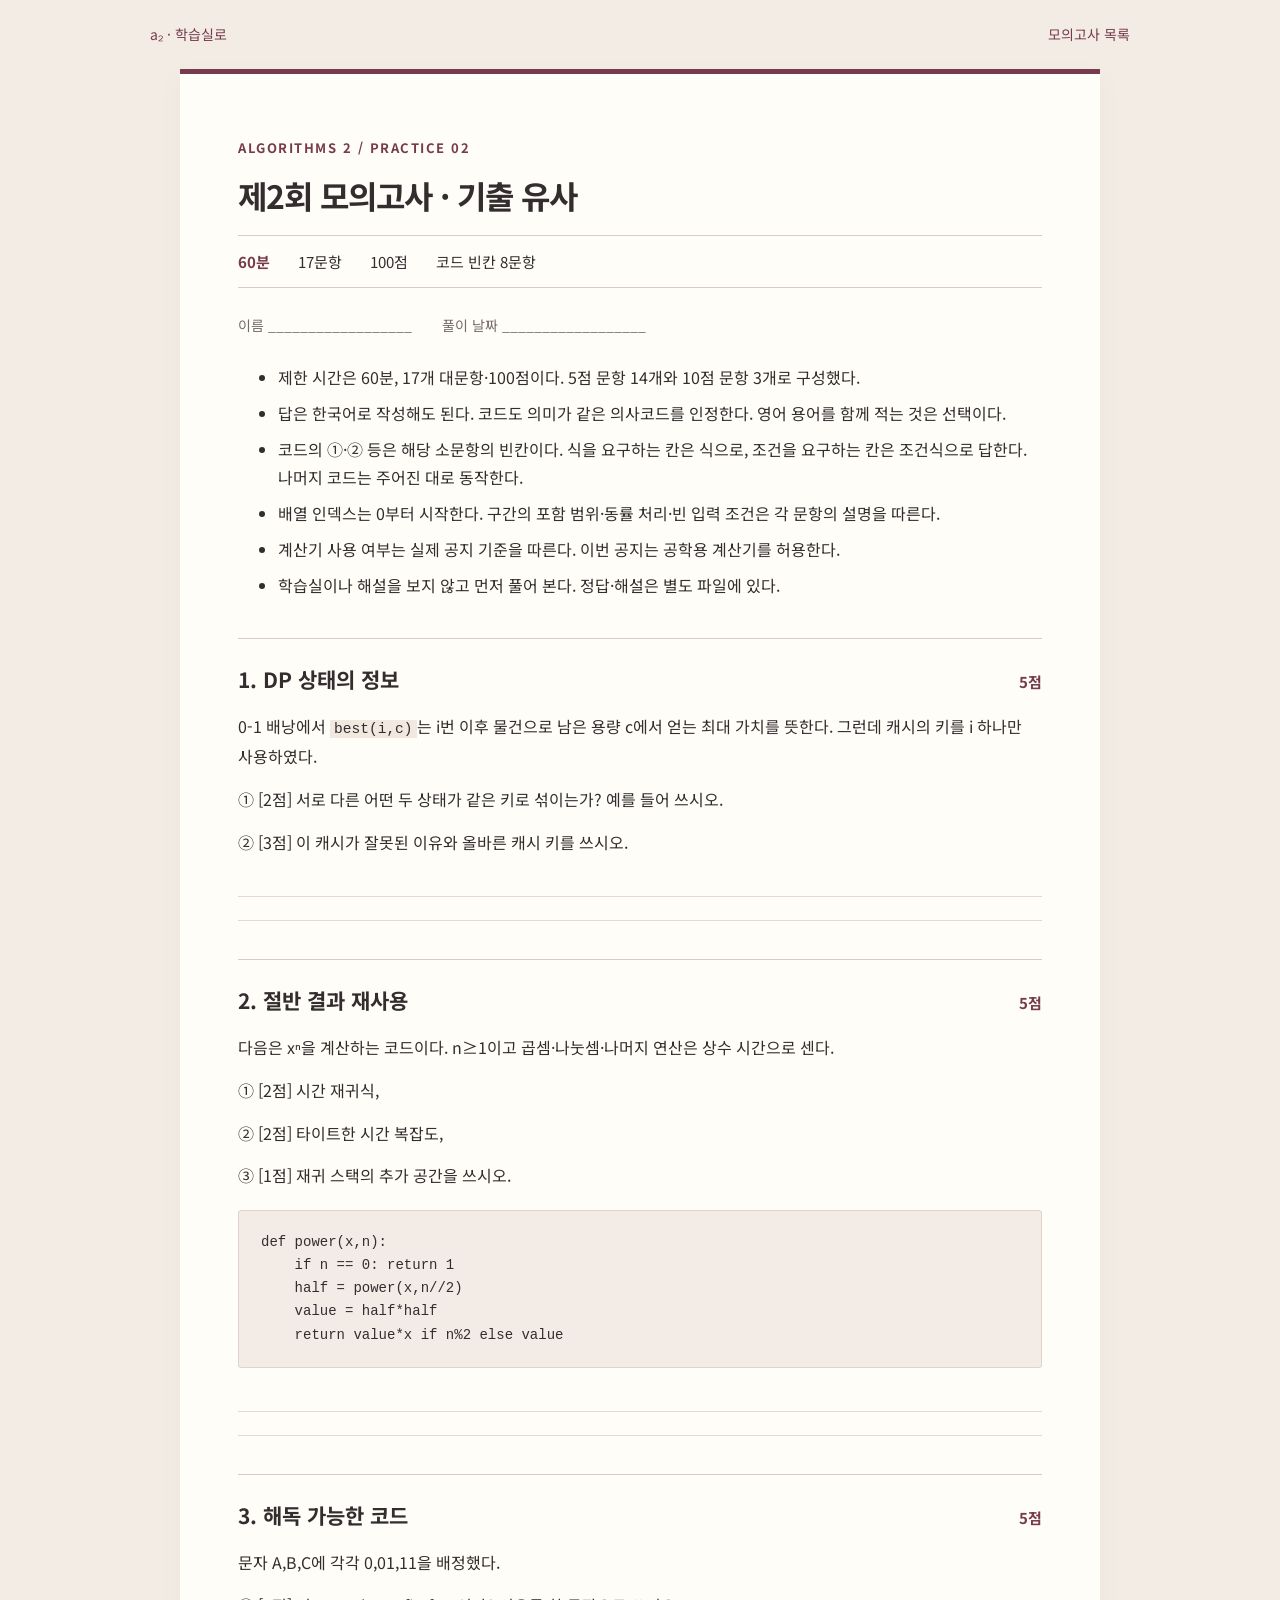
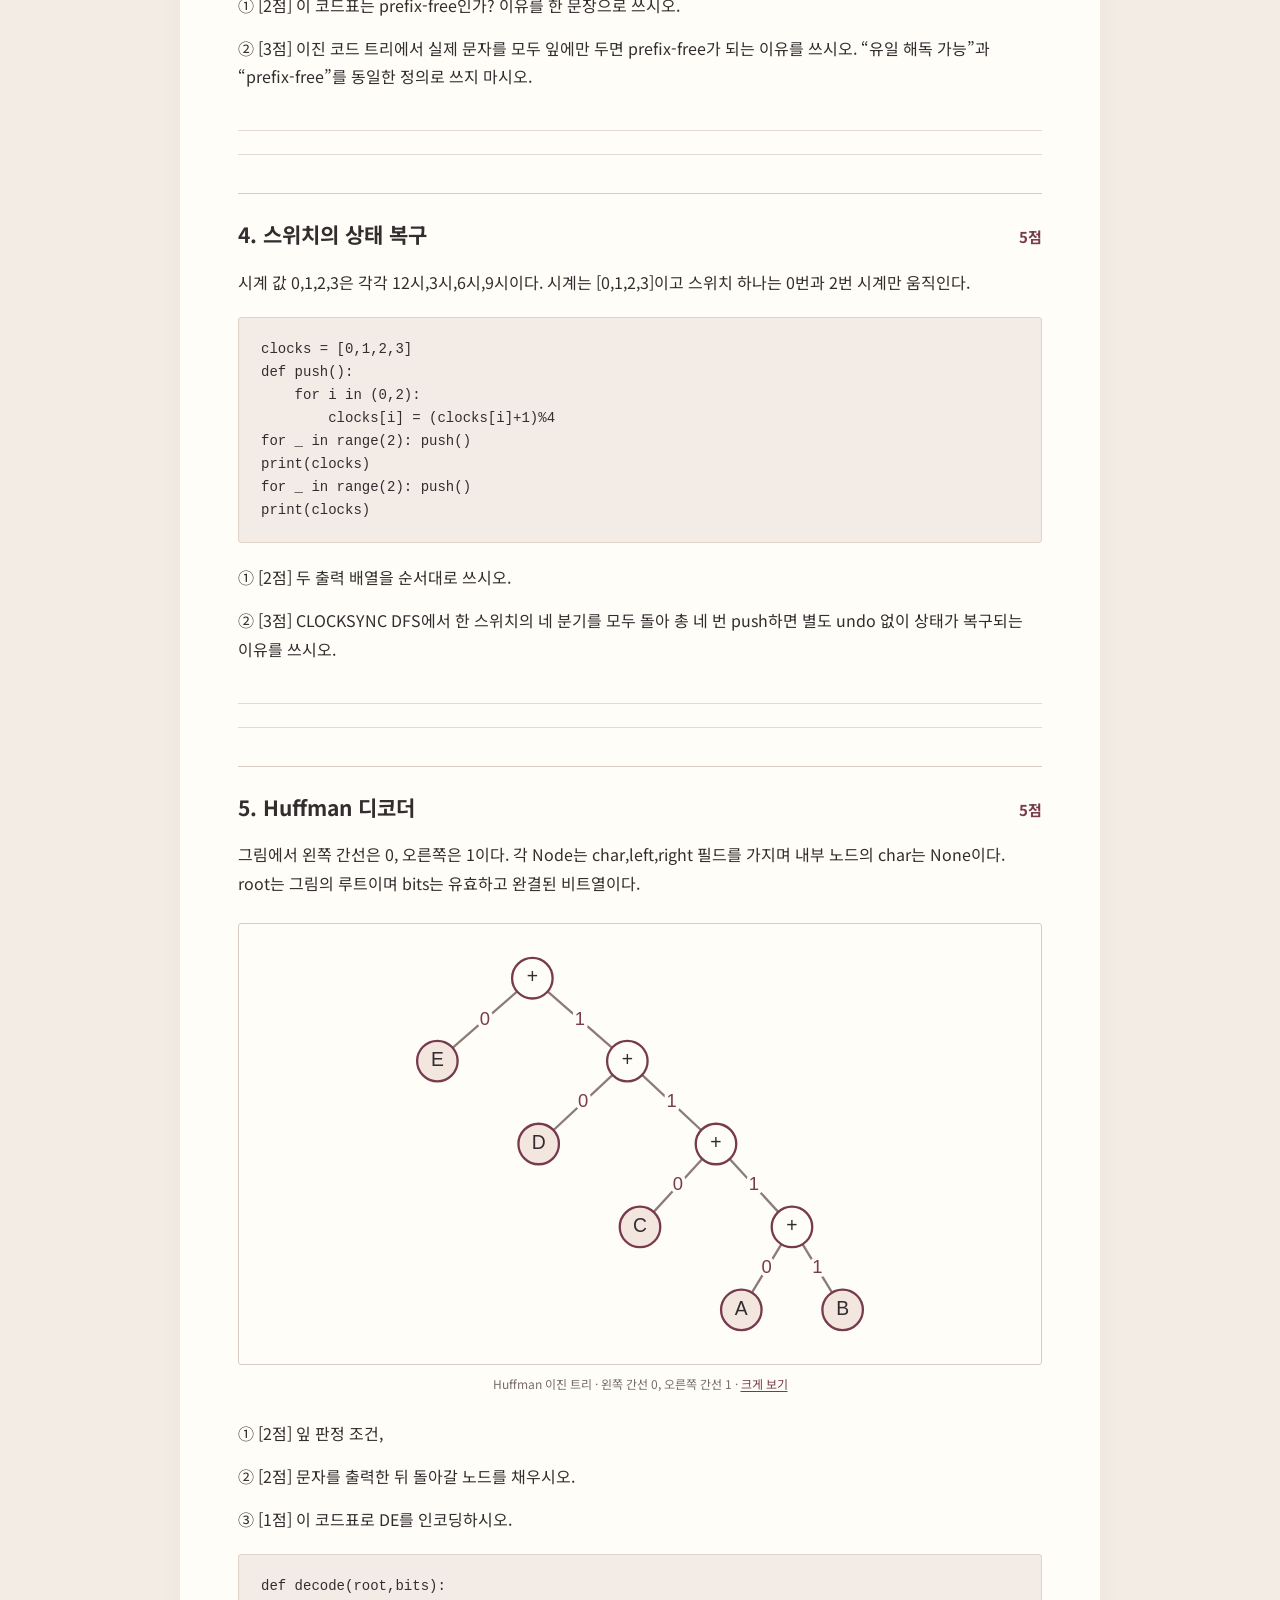
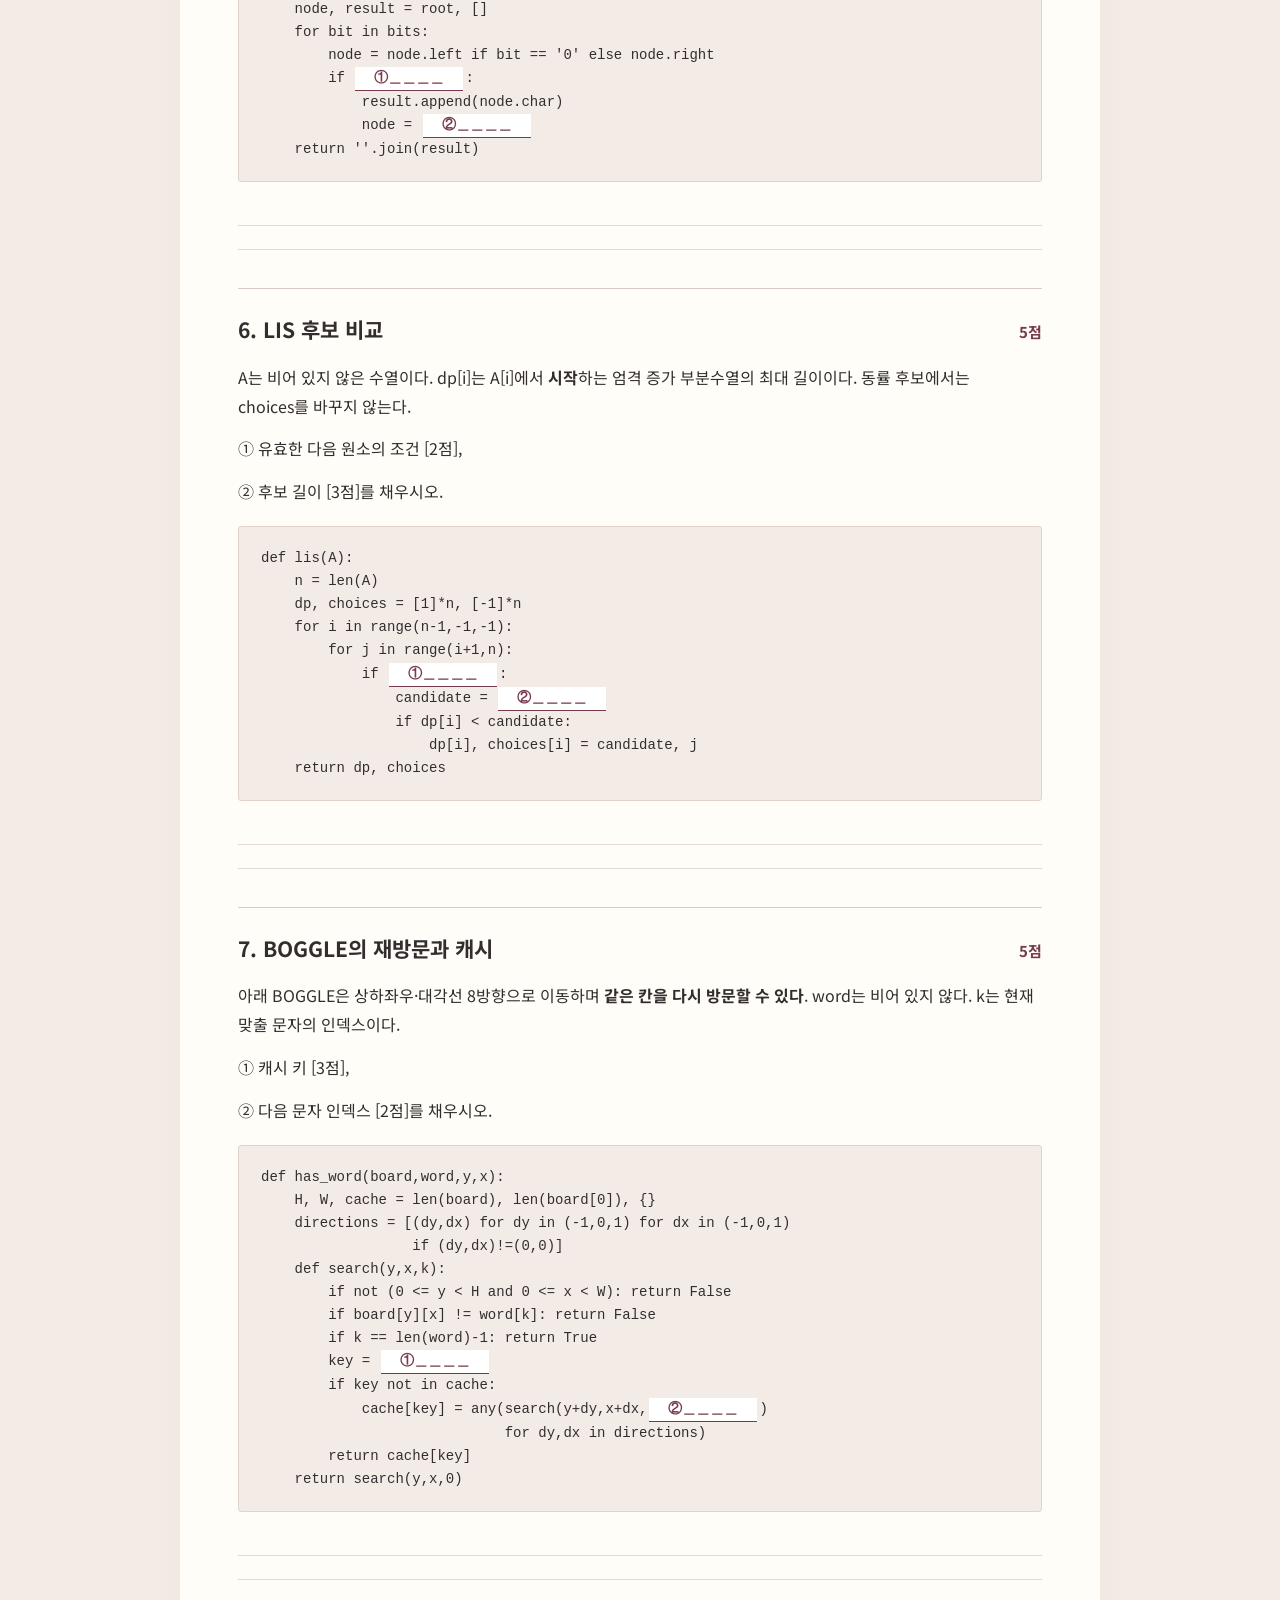
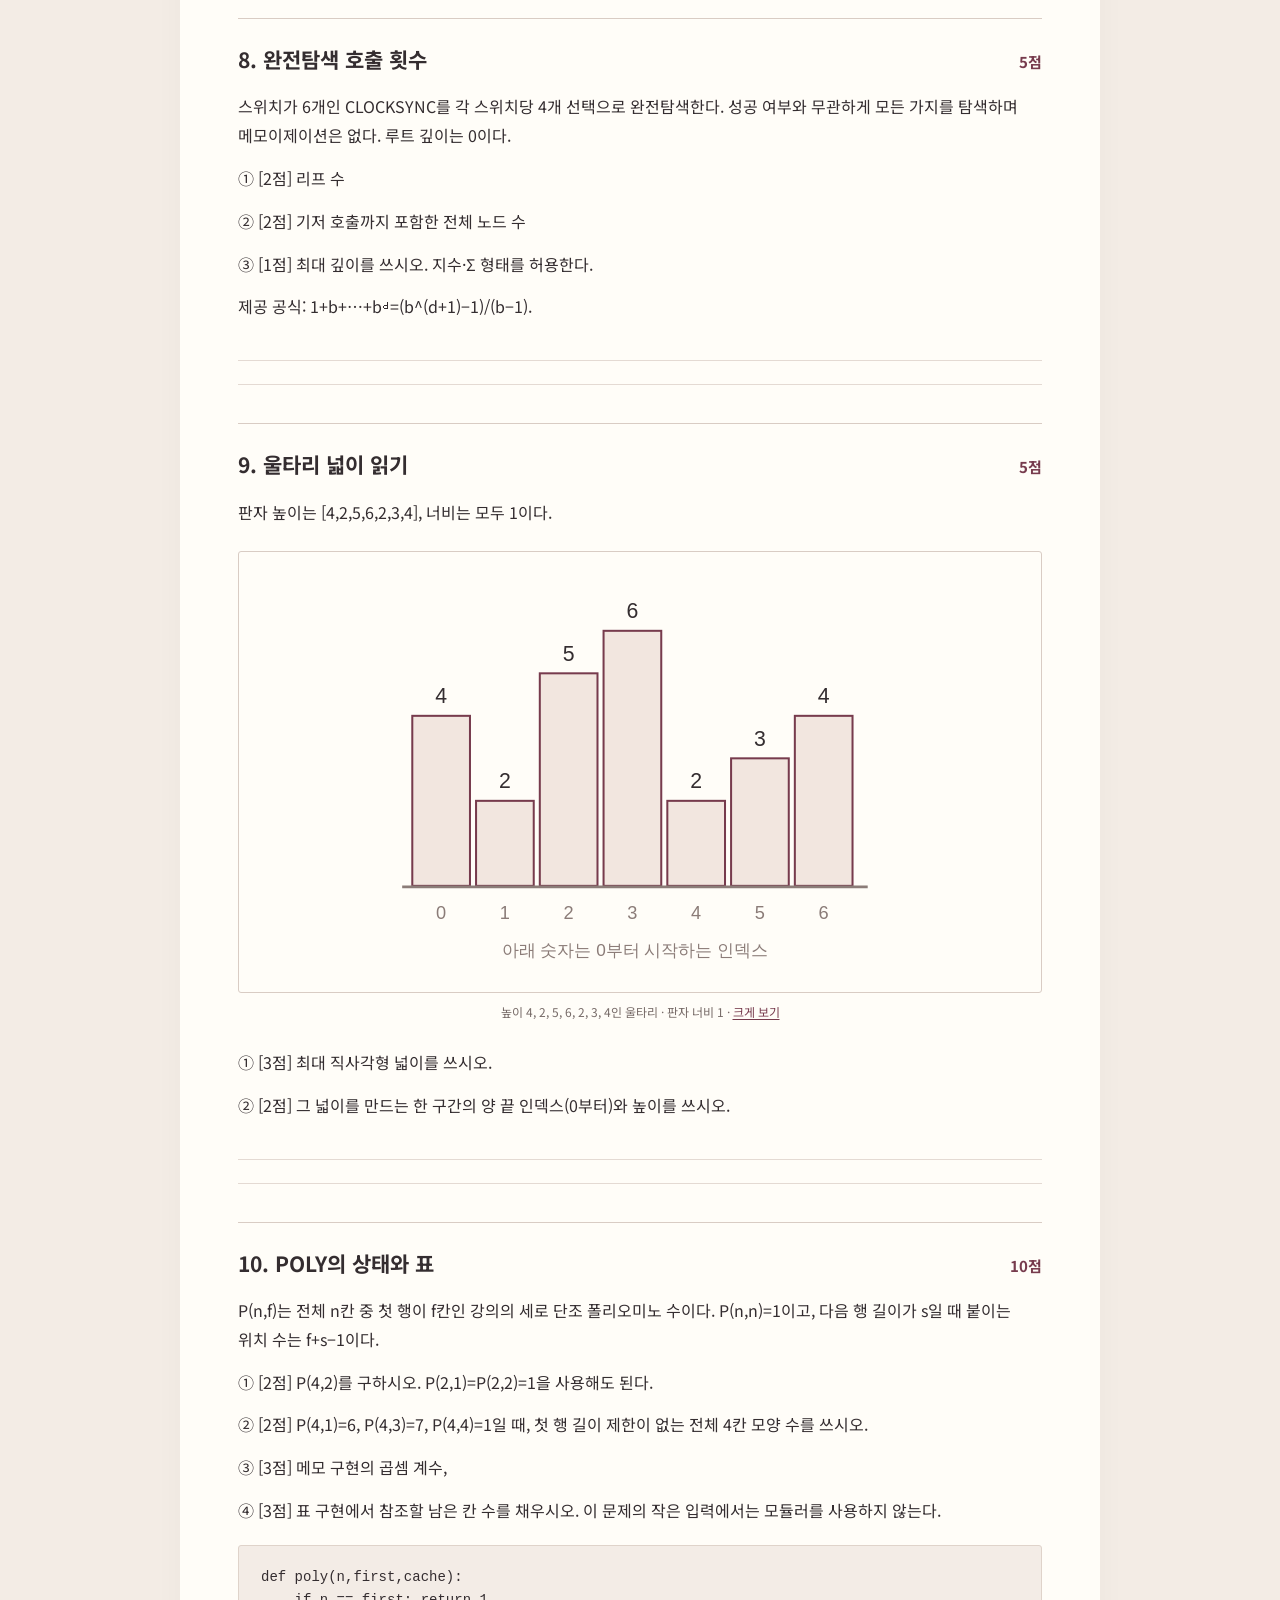
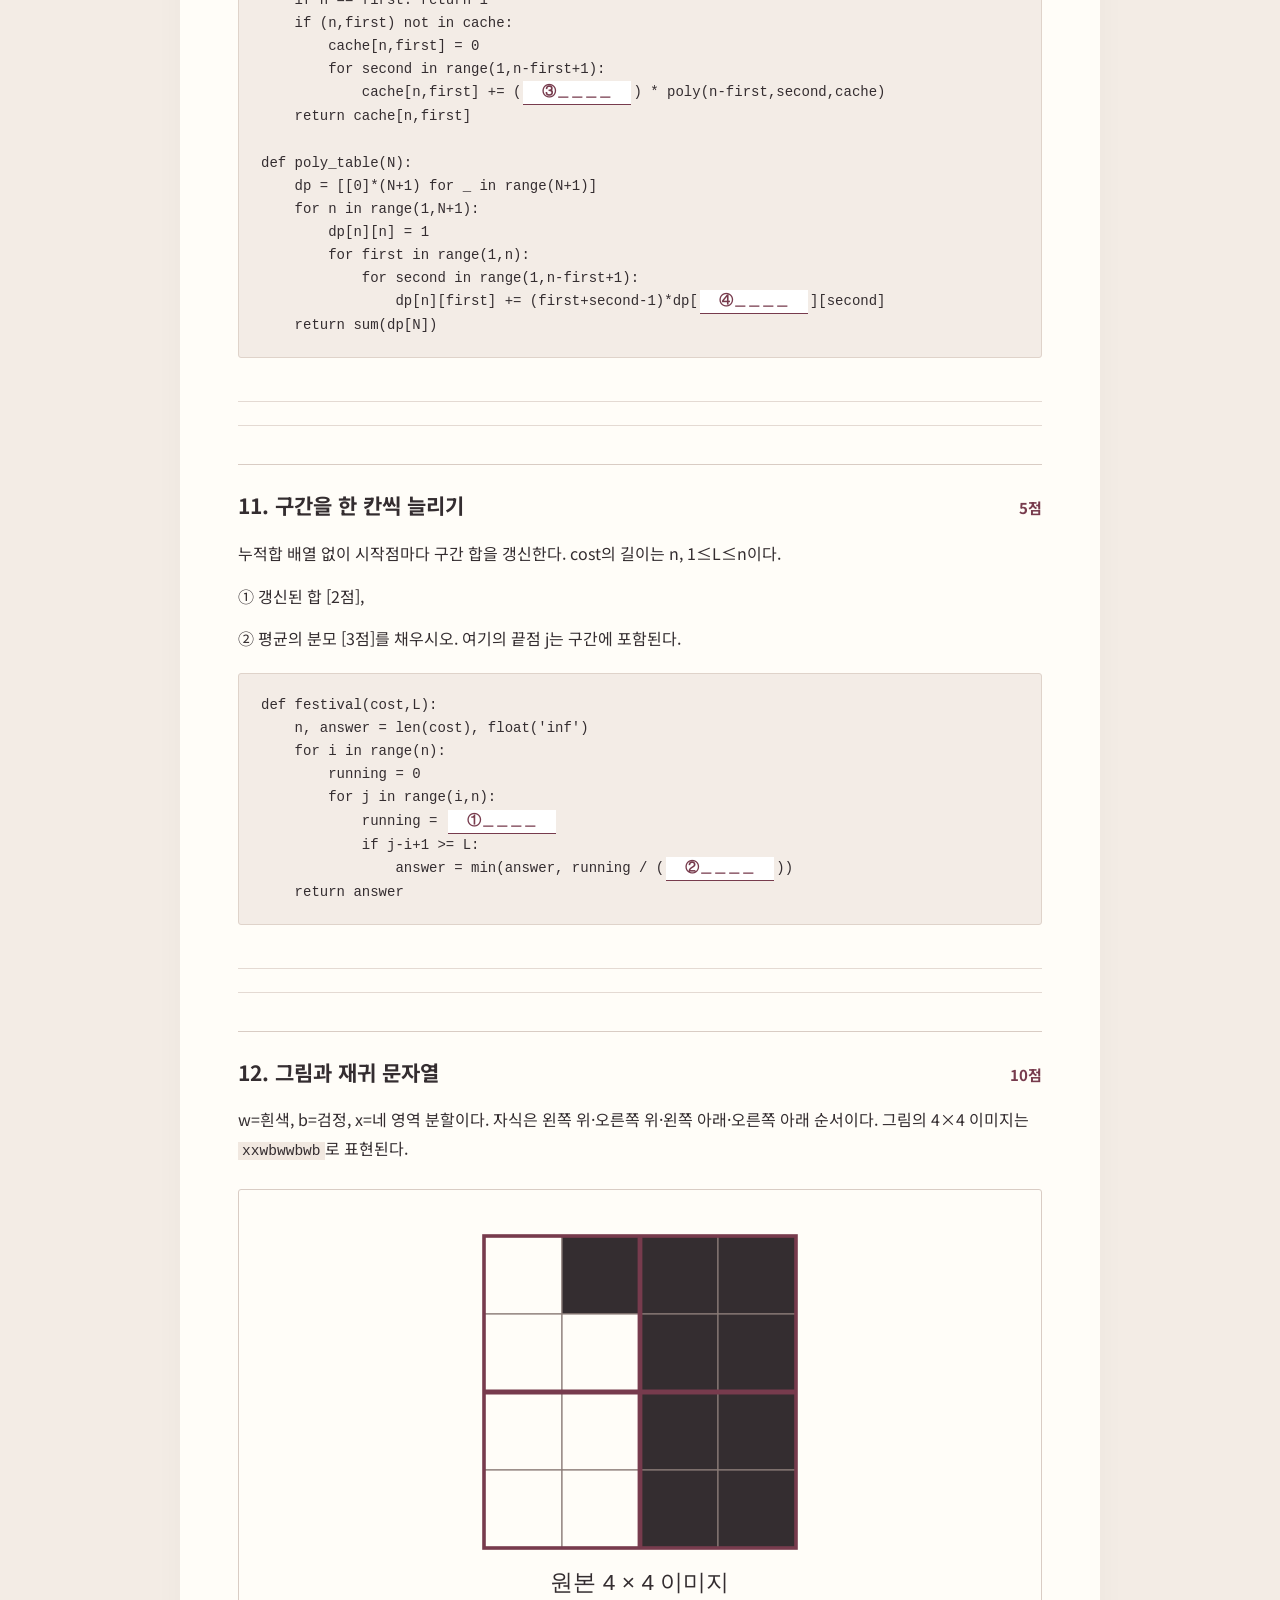
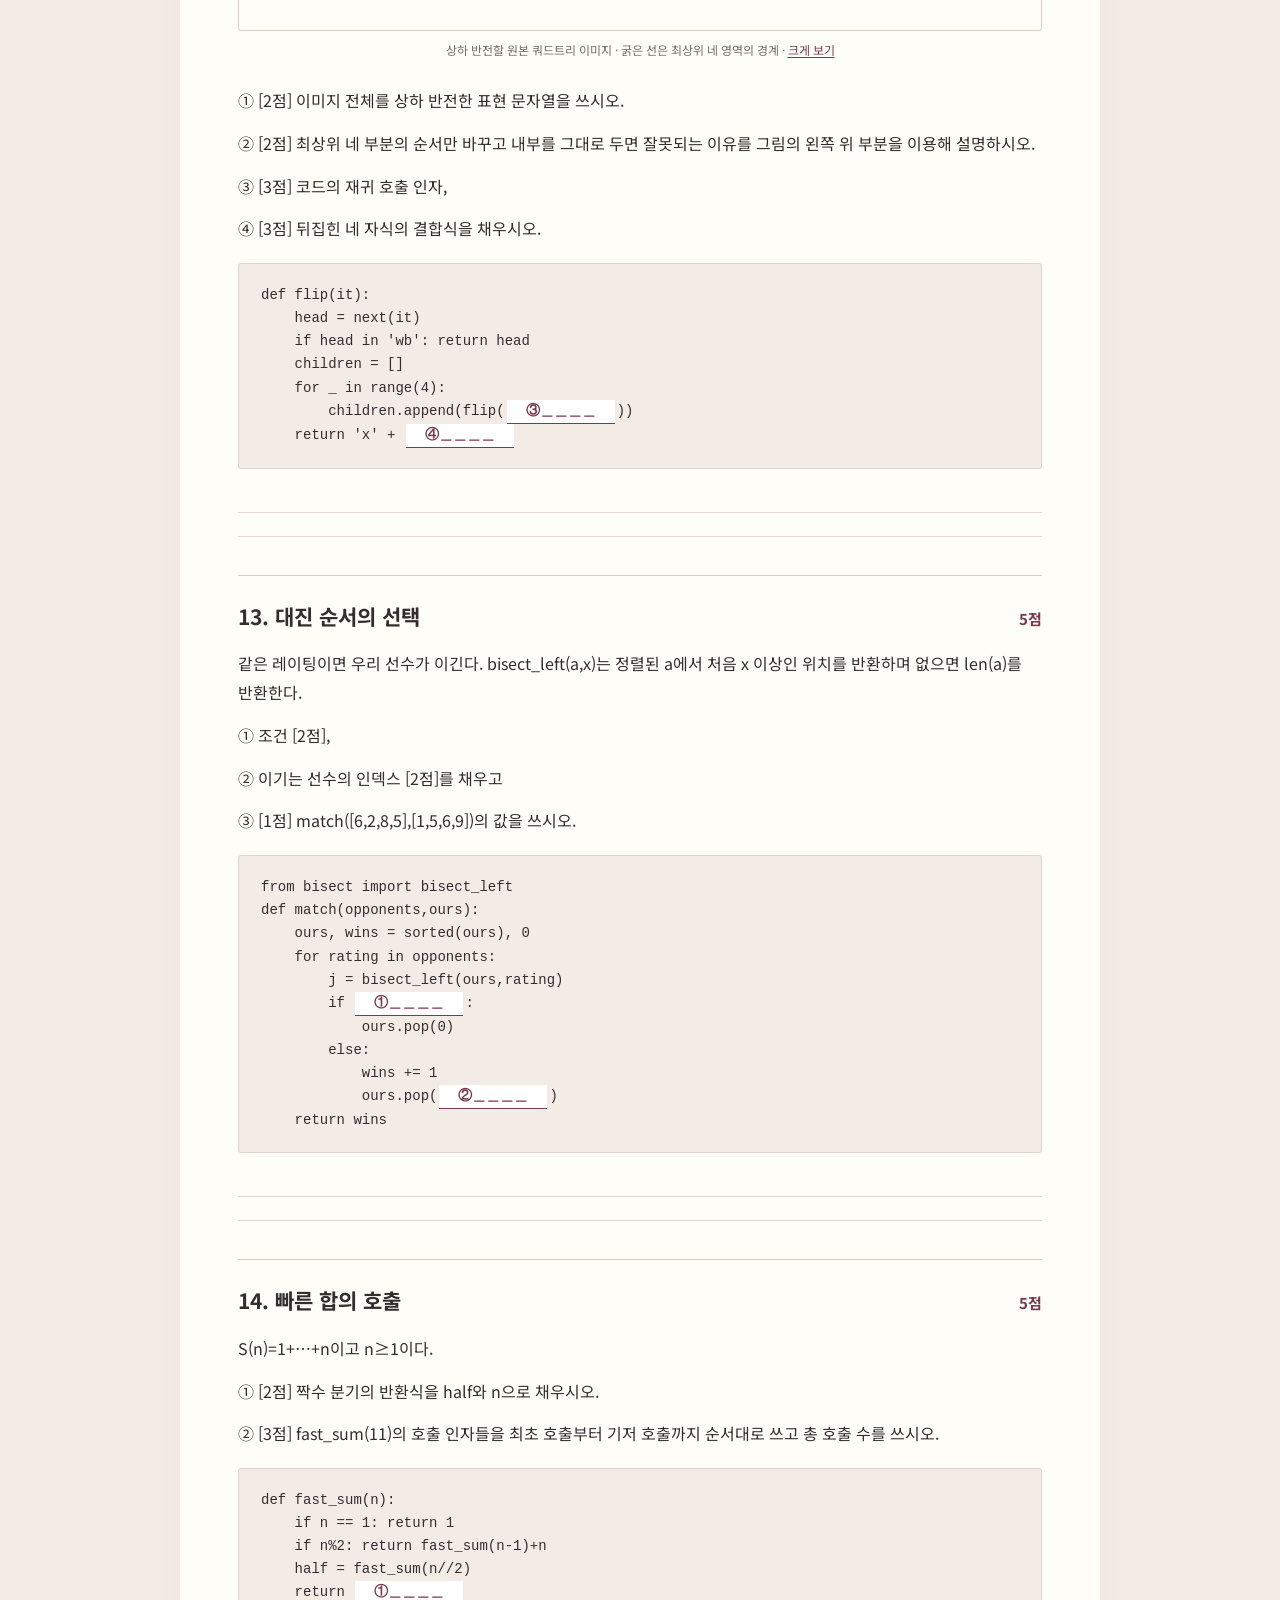
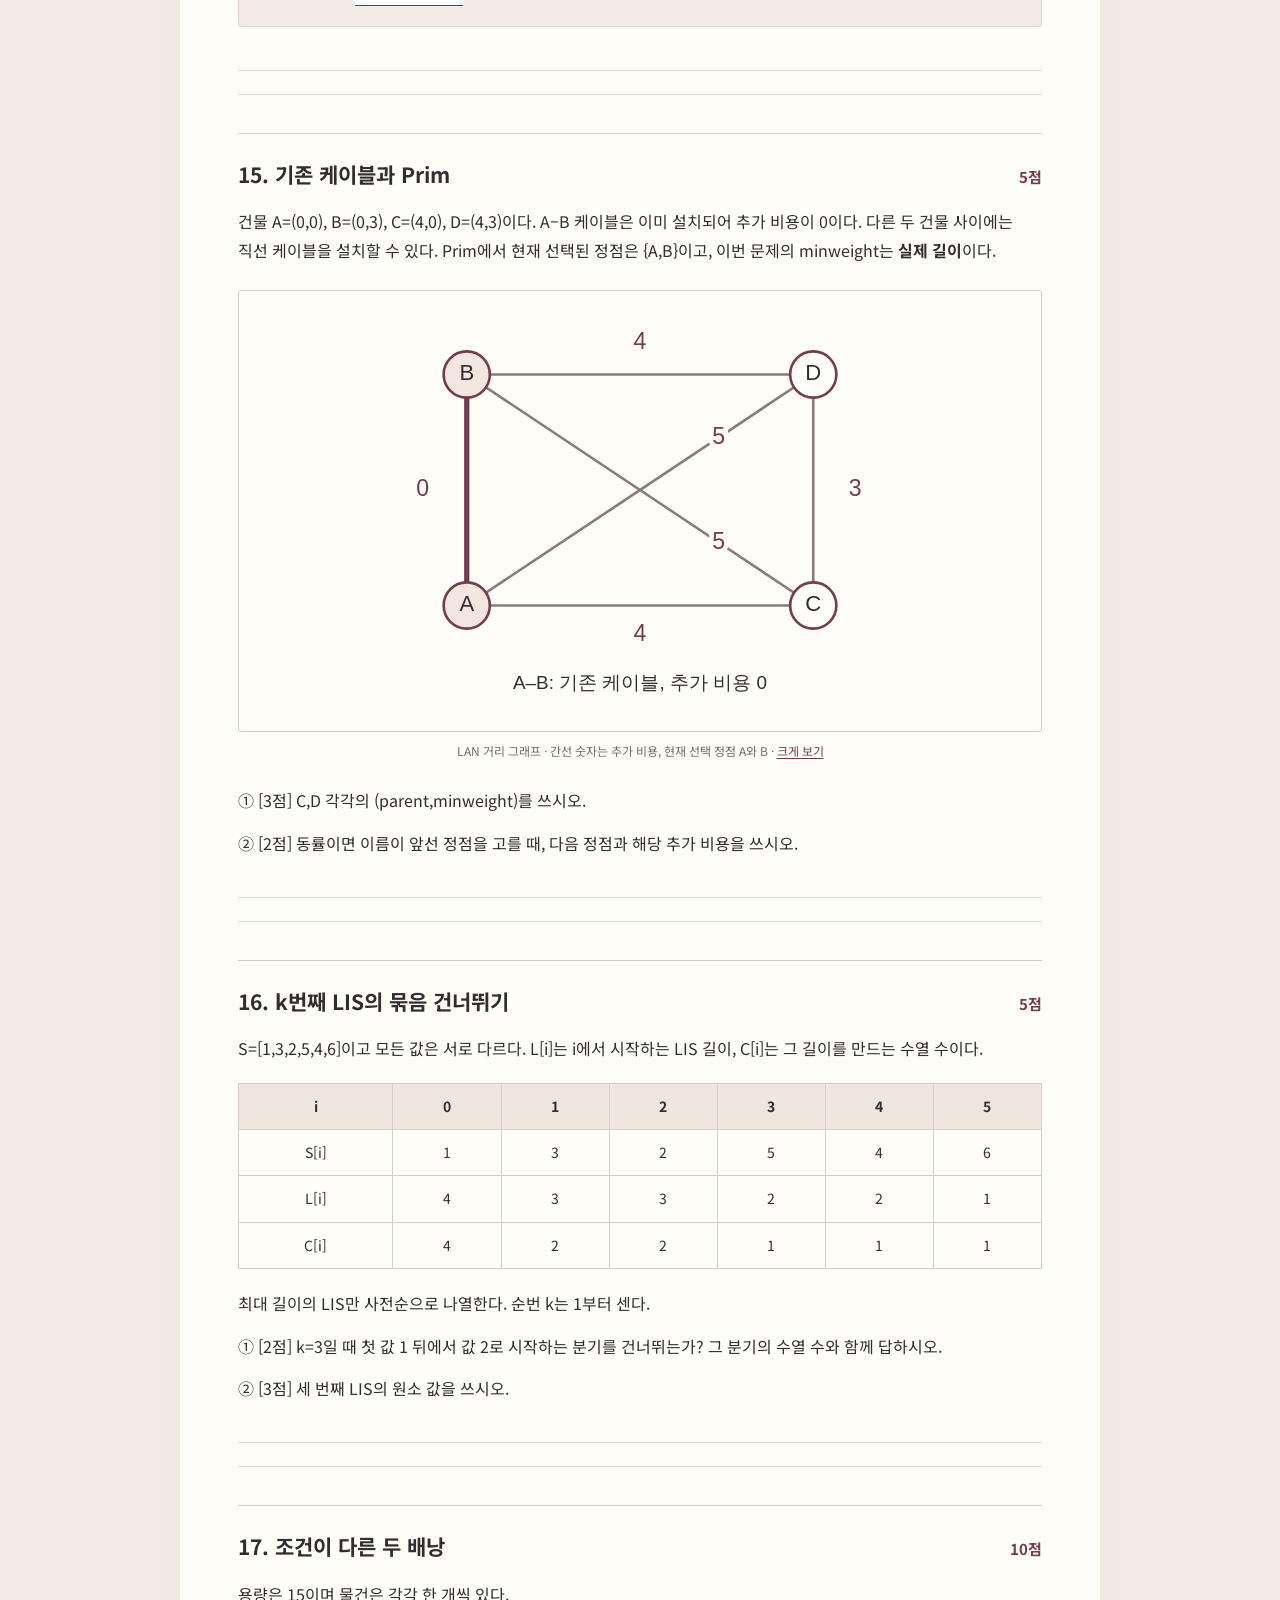
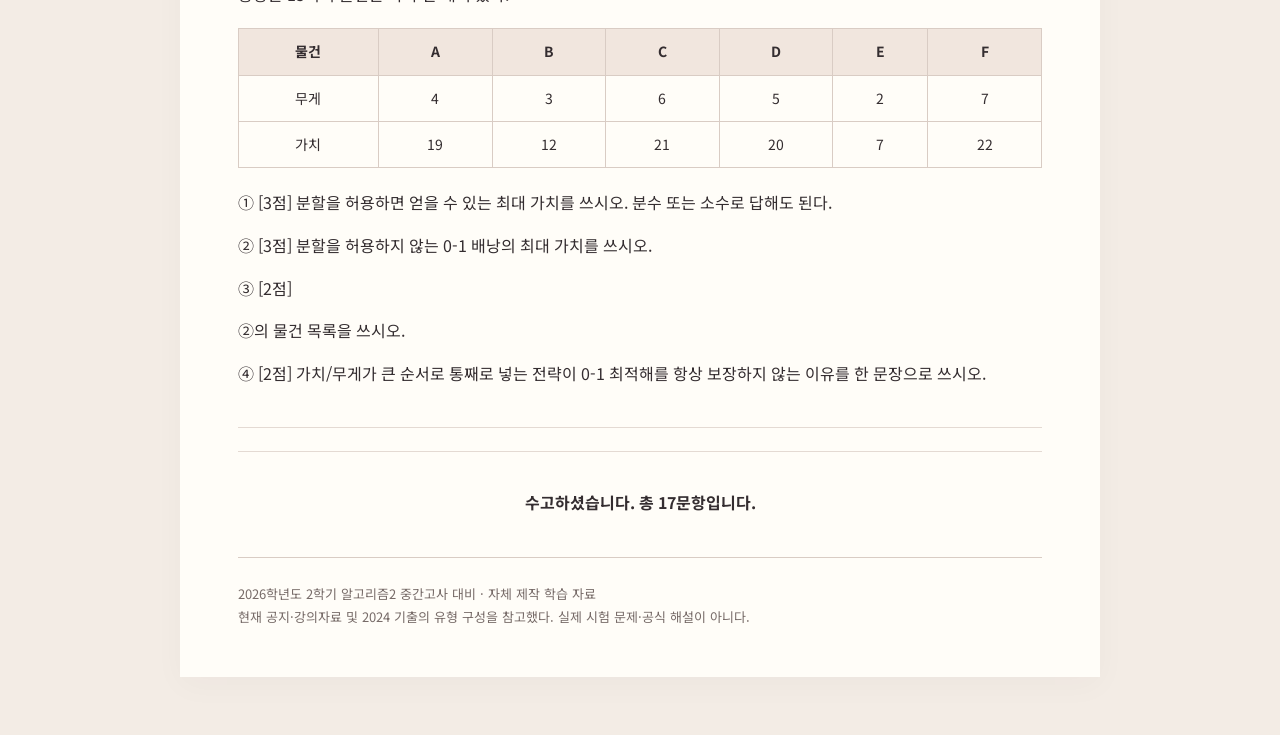
<file: 모의고사/2회_유사.html>
<!DOCTYPE html>

<html lang="ko"><head><meta charset="utf-8"/><meta content="width=device-width,initial-scale=1" name="viewport"/><meta content="light" name="color-scheme"/><title>제2회 모의고사 · 기출 유사 · 알고리즘2</title><link href="style.css" rel="stylesheet"/></head><body>
<a class="skip" href="#main">본문으로 건너뛰기</a><nav aria-label="문서 이동" class="top"><a href="../학습실/index.html">a₂ · 학습실로</a><a href="index.html">모의고사 목록</a></nav><main class="" id="main"><header><p class="eyebrow">ALGORITHMS 2 / PRACTICE 02</p><h1>제2회 모의고사 · 기출 유사</h1><div class="statline"><span><strong>60분</strong></span><span>17문항</span><span>100점</span><span>코드 빈칸 8문항</span></div><div class="name-line"><span>이름 __________________</span><span>풀이 날짜 __________________</span></div></header><ul>
<li>제한 시간은 60분, 17개 대문항·100점이다. 5점 문항 14개와 10점 문항 3개로 구성했다.</li>
<li>답은 한국어로 작성해도 된다. 코드도 의미가 같은 의사코드를 인정한다. 영어 용어를 함께 적는 것은 선택이다.</li>
<li>코드의 ①·② 등은 해당 소문항의 빈칸이다. 식을 요구하는 칸은 식으로, 조건을 요구하는 칸은 조건식으로 답한다. 나머지 코드는 주어진 대로 동작한다.</li>
<li>배열 인덱스는 0부터 시작한다. 구간의 포함 범위·동률 처리·빈 입력 조건은 각 문항의 설명을 따른다.</li>
<li>계산기 사용 여부는 실제 공지 기준을 따른다. 이번 공지는 공학용 계산기를 허용한다.</li>
<li>학습실이나 해설을 보지 않고 먼저 풀어 본다. 정답·해설은 별도 파일에 있다.</li>
</ul>
<section class="q" data-number="1" data-points="5" id="q1"><h2><span>1. DP 상태의 정보</span><span class="score">5점</span></h2><div class="qbody"><p>0-1 배낭에서 <code>best(i,c)</code>는 i번 이후 물건으로 남은 용량 c에서 얻는 최대 가치를 뜻한다. 그런데 캐시의 키를 i 하나만 사용하였다.</p>
<p>① [2점] 서로 다른 어떤 두 상태가 같은 키로 섞이는가? 예를 들어 쓰시오.</p>
<p>② [3점] 이 캐시가 잘못된 이유와 올바른 캐시 키를 쓰시오.</p>
</div><div aria-hidden="true" class="answer-space"></div></section><section class="q" data-number="2" data-points="5" id="q2"><h2><span>2. 절반 결과 재사용</span><span class="score">5점</span></h2><div class="qbody"><p>다음은 xⁿ을 계산하는 코드이다. n≥1이고 곱셈·나눗셈·나머지 연산은 상수 시간으로 센다.</p>
<p>① [2점] 시간 재귀식,</p>
<p>② [2점] 타이트한 시간 복잡도,</p>
<p>③ [1점] 재귀 스택의 추가 공간을 쓰시오.</p>
<pre><code class="language-python">def power(x,n):
    if n == 0: return 1
    half = power(x,n//2)
    value = half*half
    return value*x if n%2 else value
</code></pre>
</div><div aria-hidden="true" class="answer-space"></div></section><section class="q" data-number="3" data-points="5" id="q3"><h2><span>3. 해독 가능한 코드</span><span class="score">5점</span></h2><div class="qbody"><p>문자 A,B,C에 각각 0,01,11을 배정했다.</p>
<p>① [2점] 이 코드표는 prefix-free인가? 이유를 한 문장으로 쓰시오.</p>
<p>② [3점] 이진 코드 트리에서 실제 문자를 모두 잎에만 두면 prefix-free가 되는 이유를 쓰시오. “유일 해독 가능”과 “prefix-free”를 동일한 정의로 쓰지 마시오.</p>
</div><div aria-hidden="true" class="answer-space"></div></section><section class="q" data-number="4" data-points="5" id="q4"><h2><span>4. 스위치의 상태 복구</span><span class="score">5점</span></h2><div class="qbody"><p>시계 값 0,1,2,3은 각각 12시,3시,6시,9시이다. 시계는 [0,1,2,3]이고 스위치 하나는 0번과 2번 시계만 움직인다.</p>
<pre><code class="language-python">clocks = [0,1,2,3]
def push():
    for i in (0,2):
        clocks[i] = (clocks[i]+1)%4
for _ in range(2): push()
print(clocks)
for _ in range(2): push()
print(clocks)
</code></pre>
<p>① [2점] 두 출력 배열을 순서대로 쓰시오.</p>
<p>② [3점] CLOCKSYNC DFS에서 한 스위치의 네 분기를 모두 돌아 총 네 번 push하면 별도 undo 없이 상태가 복구되는 이유를 쓰시오.</p>
</div><div aria-hidden="true" class="answer-space"></div></section><section class="q" data-number="5" data-points="5" id="q5"><h2><span>5. Huffman 디코더</span><span class="score">5점</span></h2><div class="qbody"><p>그림에서 왼쪽 간선은 0, 오른쪽은 1이다. 각 Node는 char,left,right 필드를 가지며 내부 노드의 char는 None이다. root는 그림의 루트이며 bits는 유효하고 완결된 비트열이다.</p>
<figure><div class="diagram"><svg aria-labelledby="huffman2-title huffman2-desc" role="img" viewbox="0 0 570 456" xmlns="http://www.w3.org/2000/svg"><title id="huffman2-title">Huffman 이진 트리 · 왼쪽 간선 0, 오른쪽 간선 1</title><desc id="huffman2-desc">Huffman 이진 트리 · 왼쪽 간선 0, 오른쪽 간선 1</desc><rect fill="#fffdf8" height="100%" width="100%"></rect><g font-family="Noto Sans KR, sans-serif"><line stroke="#8b7c78" stroke-width="2.5" x1="450.0" x2="395" y1="318" y2="408"></line><text dominant-baseline="middle" fill="#773b4d" font-size="20" paint-order="stroke" stroke="#fffdf8" stroke-linejoin="round" stroke-width="8" text-anchor="middle" x="422.5" y="363.0">0</text><line stroke="#8b7c78" stroke-width="2.5" x1="450.0" x2="505" y1="318" y2="408"></line><text dominant-baseline="middle" fill="#773b4d" font-size="20" paint-order="stroke" stroke="#fffdf8" stroke-linejoin="round" stroke-width="8" text-anchor="middle" x="477.5" y="363.0">1</text><line stroke="#8b7c78" stroke-width="2.5" x1="367.5" x2="285" y1="228" y2="318"></line><text dominant-baseline="middle" fill="#773b4d" font-size="20" paint-order="stroke" stroke="#fffdf8" stroke-linejoin="round" stroke-width="8" text-anchor="middle" x="326.25" y="273.0">0</text><line stroke="#8b7c78" stroke-width="2.5" x1="367.5" x2="450.0" y1="228" y2="318"></line><text dominant-baseline="middle" fill="#773b4d" font-size="20" paint-order="stroke" stroke="#fffdf8" stroke-linejoin="round" stroke-width="8" text-anchor="middle" x="408.75" y="273.0">1</text><line stroke="#8b7c78" stroke-width="2.5" x1="271.25" x2="175" y1="138" y2="228"></line><text dominant-baseline="middle" fill="#773b4d" font-size="20" paint-order="stroke" stroke="#fffdf8" stroke-linejoin="round" stroke-width="8" text-anchor="middle" x="223.125" y="183.0">0</text><line stroke="#8b7c78" stroke-width="2.5" x1="271.25" x2="367.5" y1="138" y2="228"></line><text dominant-baseline="middle" fill="#773b4d" font-size="20" paint-order="stroke" stroke="#fffdf8" stroke-linejoin="round" stroke-width="8" text-anchor="middle" x="319.375" y="183.0">1</text><line stroke="#8b7c78" stroke-width="2.5" x1="168.125" x2="65" y1="48" y2="138"></line><text dominant-baseline="middle" fill="#773b4d" font-size="20" paint-order="stroke" stroke="#fffdf8" stroke-linejoin="round" stroke-width="8" text-anchor="middle" x="116.5625" y="93.0">0</text><line stroke="#8b7c78" stroke-width="2.5" x1="168.125" x2="271.25" y1="48" y2="138"></line><text dominant-baseline="middle" fill="#773b4d" font-size="20" paint-order="stroke" stroke="#fffdf8" stroke-linejoin="round" stroke-width="8" text-anchor="middle" x="219.6875" y="93.0">1</text><circle cx="65" cy="138" fill="#f2e6df" r="22" stroke="#773b4d" stroke-width="2.5"></circle><text dominant-baseline="middle" fill="#342d30" font-size="21" text-anchor="middle" x="65" y="138">E</text><circle cx="175" cy="228" fill="#f2e6df" r="22" stroke="#773b4d" stroke-width="2.5"></circle><text dominant-baseline="middle" fill="#342d30" font-size="21" text-anchor="middle" x="175" y="228">D</text><circle cx="285" cy="318" fill="#f2e6df" r="22" stroke="#773b4d" stroke-width="2.5"></circle><text dominant-baseline="middle" fill="#342d30" font-size="21" text-anchor="middle" x="285" y="318">C</text><circle cx="395" cy="408" fill="#f2e6df" r="22" stroke="#773b4d" stroke-width="2.5"></circle><text dominant-baseline="middle" fill="#342d30" font-size="21" text-anchor="middle" x="395" y="408">A</text><circle cx="505" cy="408" fill="#f2e6df" r="22" stroke="#773b4d" stroke-width="2.5"></circle><text dominant-baseline="middle" fill="#342d30" font-size="21" text-anchor="middle" x="505" y="408">B</text><circle cx="450.0" cy="318" fill="#fffdf8" r="22" stroke="#773b4d" stroke-width="2.5"></circle><text dominant-baseline="middle" fill="#342d30" font-size="21" text-anchor="middle" x="450.0" y="318">+</text><circle cx="367.5" cy="228" fill="#fffdf8" r="22" stroke="#773b4d" stroke-width="2.5"></circle><text dominant-baseline="middle" fill="#342d30" font-size="21" text-anchor="middle" x="367.5" y="228">+</text><circle cx="271.25" cy="138" fill="#fffdf8" r="22" stroke="#773b4d" stroke-width="2.5"></circle><text dominant-baseline="middle" fill="#342d30" font-size="21" text-anchor="middle" x="271.25" y="138">+</text><circle cx="168.125" cy="48" fill="#fffdf8" r="22" stroke="#773b4d" stroke-width="2.5"></circle><text dominant-baseline="middle" fill="#342d30" font-size="21" text-anchor="middle" x="168.125" y="48">+</text></g></svg></div><figcaption>Huffman 이진 트리 · 왼쪽 간선 0, 오른쪽 간선 1 · <a href="assets/huffman2.svg" target="_blank">크게 보기</a></figcaption></figure>
<p>① [2점] 잎 판정 조건,</p>
<p>② [2점] 문자를 출력한 뒤 돌아갈 노드를 채우시오.</p>
<p>③ [1점] 이 코드표로 DE를 인코딩하시오.</p>
<pre><code class="language-python">def decode(root,bits):
    node, result = root, []
    for bit in bits:
        node = node.left if bit == '0' else node.right
        if <span class="codeblank">①＿＿＿＿</span>:
            result.append(node.char)
            node = <span class="codeblank">②＿＿＿＿</span>
    return ''.join(result)
</code></pre>
</div><div aria-hidden="true" class="answer-space"></div></section><section class="q" data-number="6" data-points="5" id="q6"><h2><span>6. LIS 후보 비교</span><span class="score">5점</span></h2><div class="qbody"><p>A는 비어 있지 않은 수열이다. dp[i]는 A[i]에서 <strong>시작</strong>하는 엄격 증가 부분수열의 최대 길이이다. 동률 후보에서는 choices를 바꾸지 않는다.</p>
<p>① 유효한 다음 원소의 조건 [2점],</p>
<p>② 후보 길이 [3점]를 채우시오.</p>
<pre><code class="language-python">def lis(A):
    n = len(A)
    dp, choices = [1]*n, [-1]*n
    for i in range(n-1,-1,-1):
        for j in range(i+1,n):
            if <span class="codeblank">①＿＿＿＿</span>:
                candidate = <span class="codeblank">②＿＿＿＿</span>
                if dp[i] &lt; candidate:
                    dp[i], choices[i] = candidate, j
    return dp, choices
</code></pre>
</div><div aria-hidden="true" class="answer-space"></div></section><section class="q" data-number="7" data-points="5" id="q7"><h2><span>7. BOGGLE의 재방문과 캐시</span><span class="score">5점</span></h2><div class="qbody"><p>아래 BOGGLE은 상하좌우·대각선 8방향으로 이동하며 <strong>같은 칸을 다시 방문할 수 있다</strong>. word는 비어 있지 않다. k는 현재 맞출 문자의 인덱스이다.</p>
<p>① 캐시 키 [3점],</p>
<p>② 다음 문자 인덱스 [2점]를 채우시오.</p>
<pre><code class="language-python">def has_word(board,word,y,x):
    H, W, cache = len(board), len(board[0]), {}
    directions = [(dy,dx) for dy in (-1,0,1) for dx in (-1,0,1)
                  if (dy,dx)!=(0,0)]
    def search(y,x,k):
        if not (0 &lt;= y &lt; H and 0 &lt;= x &lt; W): return False
        if board[y][x] != word[k]: return False
        if k == len(word)-1: return True
        key = <span class="codeblank">①＿＿＿＿</span>
        if key not in cache:
            cache[key] = any(search(y+dy,x+dx,<span class="codeblank">②＿＿＿＿</span>)
                             for dy,dx in directions)
        return cache[key]
    return search(y,x,0)
</code></pre>
</div><div aria-hidden="true" class="answer-space"></div></section><section class="q" data-number="8" data-points="5" id="q8"><h2><span>8. 완전탐색 호출 횟수</span><span class="score">5점</span></h2><div class="qbody"><p>스위치가 6개인 CLOCKSYNC를 각 스위치당 4개 선택으로 완전탐색한다. 성공 여부와 무관하게 모든 가지를 탐색하며 메모이제이션은 없다. 루트 깊이는 0이다.</p>
<p>① [2점] 리프 수</p>
<p>② [2점] 기저 호출까지 포함한 전체 노드 수</p>
<p>③ [1점] 최대 깊이를 쓰시오. 지수·Σ 형태를 허용한다.</p>
<p>제공 공식: 1+b+⋯+bᵈ=(b^(d+1)−1)/(b−1).</p>
</div><div aria-hidden="true" class="answer-space"></div></section><section class="q" data-number="9" data-points="5" id="q9"><h2><span>9. 울타리 넓이 읽기</span><span class="score">5점</span></h2><div class="qbody"><p>판자 높이는 [4,2,5,6,2,3,4], 너비는 모두 1이다.</p>
<figure><div class="diagram"><svg aria-labelledby="fence2-title fence2-desc" role="img" viewbox="0 0 580 415" xmlns="http://www.w3.org/2000/svg"><title id="fence2-title">높이 4, 2, 5, 6, 2, 3, 4인 울타리 · 판자 너비 1</title><desc id="fence2-desc">높이 4, 2, 5, 6, 2, 3, 4인 울타리 · 판자 너비 1</desc><rect fill="#fffdf8" height="100%" width="100%"></rect><g font-family="Noto Sans KR, sans-serif"><rect fill="#f2e6df" height="168" stroke="#773b4d" stroke-width="2" width="57" x="65" y="152"></rect><text dominant-baseline="middle" fill="#342d30" font-size="21" text-anchor="middle" x="93.5" y="134">4</text><text dominant-baseline="middle" fill="#8b7c78" font-size="18" text-anchor="middle" x="93.5" y="348">0</text><rect fill="#f2e6df" height="84" stroke="#773b4d" stroke-width="2" width="57" x="128" y="236"></rect><text dominant-baseline="middle" fill="#342d30" font-size="21" text-anchor="middle" x="156.5" y="218">2</text><text dominant-baseline="middle" fill="#8b7c78" font-size="18" text-anchor="middle" x="156.5" y="348">1</text><rect fill="#f2e6df" height="210" stroke="#773b4d" stroke-width="2" width="57" x="191" y="110"></rect><text dominant-baseline="middle" fill="#342d30" font-size="21" text-anchor="middle" x="219.5" y="92">5</text><text dominant-baseline="middle" fill="#8b7c78" font-size="18" text-anchor="middle" x="219.5" y="348">2</text><rect fill="#f2e6df" height="252" stroke="#773b4d" stroke-width="2" width="57" x="254" y="68"></rect><text dominant-baseline="middle" fill="#342d30" font-size="21" text-anchor="middle" x="282.5" y="50">6</text><text dominant-baseline="middle" fill="#8b7c78" font-size="18" text-anchor="middle" x="282.5" y="348">3</text><rect fill="#f2e6df" height="84" stroke="#773b4d" stroke-width="2" width="57" x="317" y="236"></rect><text dominant-baseline="middle" fill="#342d30" font-size="21" text-anchor="middle" x="345.5" y="218">2</text><text dominant-baseline="middle" fill="#8b7c78" font-size="18" text-anchor="middle" x="345.5" y="348">4</text><rect fill="#f2e6df" height="126" stroke="#773b4d" stroke-width="2" width="57" x="380" y="194"></rect><text dominant-baseline="middle" fill="#342d30" font-size="21" text-anchor="middle" x="408.5" y="176">3</text><text dominant-baseline="middle" fill="#8b7c78" font-size="18" text-anchor="middle" x="408.5" y="348">5</text><rect fill="#f2e6df" height="168" stroke="#773b4d" stroke-width="2" width="57" x="443" y="152"></rect><text dominant-baseline="middle" fill="#342d30" font-size="21" text-anchor="middle" x="471.5" y="134">4</text><text dominant-baseline="middle" fill="#8b7c78" font-size="18" text-anchor="middle" x="471.5" y="348">6</text><line stroke="#8b7c78" stroke-width="2.5" x1="55" x2="515" y1="321" y2="321"></line><text dominant-baseline="middle" fill="#8b7c78" font-size="17" text-anchor="middle" x="285" y="385">아래 숫자는 0부터 시작하는 인덱스</text></g></svg></div><figcaption>높이 4, 2, 5, 6, 2, 3, 4인 울타리 · 판자 너비 1 · <a href="assets/fence2.svg" target="_blank">크게 보기</a></figcaption></figure>
<p>① [3점] 최대 직사각형 넓이를 쓰시오.</p>
<p>② [2점] 그 넓이를 만드는 한 구간의 양 끝 인덱스(0부터)와 높이를 쓰시오.</p>
</div><div aria-hidden="true" class="answer-space"></div></section><section class="q" data-number="10" data-points="10" id="q10"><h2><span>10. POLY의 상태와 표</span><span class="score">10점</span></h2><div class="qbody"><p>P(n,f)는 전체 n칸 중 첫 행이 f칸인 강의의 세로 단조 폴리오미노 수이다. P(n,n)=1이고, 다음 행 길이가 s일 때 붙이는 위치 수는 f+s−1이다.</p>
<p>① [2점] P(4,2)를 구하시오. P(2,1)=P(2,2)=1을 사용해도 된다.</p>
<p>② [2점] P(4,1)=6, P(4,3)=7, P(4,4)=1일 때, 첫 행 길이 제한이 없는 전체 4칸 모양 수를 쓰시오.</p>
<p>③ [3점] 메모 구현의 곱셈 계수,</p>
<p>④ [3점] 표 구현에서 참조할 남은 칸 수를 채우시오. 이 문제의 작은 입력에서는 모듈러를 사용하지 않는다.</p>
<pre><code class="language-python">def poly(n,first,cache):
    if n == first: return 1
    if (n,first) not in cache:
        cache[n,first] = 0
        for second in range(1,n-first+1):
            cache[n,first] += (<span class="codeblank">③＿＿＿＿</span>) * poly(n-first,second,cache)
    return cache[n,first]

def poly_table(N):
    dp = [[0]*(N+1) for _ in range(N+1)]
    for n in range(1,N+1):
        dp[n][n] = 1
        for first in range(1,n):
            for second in range(1,n-first+1):
                dp[n][first] += (first+second-1)*dp[<span class="codeblank">④＿＿＿＿</span>][second]
    return sum(dp[N])
</code></pre>
</div><div aria-hidden="true" class="answer-space"></div></section><section class="q" data-number="11" data-points="5" id="q11"><h2><span>11. 구간을 한 칸씩 늘리기</span><span class="score">5점</span></h2><div class="qbody"><p>누적합 배열 없이 시작점마다 구간 합을 갱신한다. cost의 길이는 n, 1≤L≤n이다.</p>
<p>① 갱신된 합 [2점],</p>
<p>② 평균의 분모 [3점]를 채우시오. 여기의 끝점 j는 구간에 포함된다.</p>
<pre><code class="language-python">def festival(cost,L):
    n, answer = len(cost), float('inf')
    for i in range(n):
        running = 0
        for j in range(i,n):
            running = <span class="codeblank">①＿＿＿＿</span>
            if j-i+1 &gt;= L:
                answer = min(answer, running / (<span class="codeblank">②＿＿＿＿</span>))
    return answer
</code></pre>
</div><div aria-hidden="true" class="answer-space"></div></section><section class="q" data-number="12" data-points="10" id="q12"><h2><span>12. 그림과 재귀 문자열</span><span class="score">10점</span></h2><div class="qbody"><p>w=흰색, b=검정, x=네 영역 분할이다. 자식은 왼쪽 위·오른쪽 위·왼쪽 아래·오른쪽 아래 순서이다. 그림의 4×4 이미지는 <code>xxwbwwbwb</code>로 표현된다.</p>
<figure><div class="diagram"><svg aria-labelledby="quad2-title quad2-desc" role="img" viewbox="0 0 370 350" xmlns="http://www.w3.org/2000/svg"><title id="quad2-title">상하 반전할 원본 쿼드트리 이미지 · 굵은 선은 최상위 네 영역의 경계</title><desc id="quad2-desc">상하 반전할 원본 쿼드트리 이미지 · 굵은 선은 최상위 네 영역의 경계</desc><rect fill="#fffdf8" height="100%" width="100%"></rect><g font-family="Noto Sans KR, sans-serif"><rect fill="#fffdf8" height="65" stroke="#8b7c78" stroke-width="1" width="65" x="55" y="30"></rect><rect fill="#342d30" height="65" stroke="#8b7c78" stroke-width="1" width="65" x="120" y="30"></rect><rect fill="#342d30" height="65" stroke="#8b7c78" stroke-width="1" width="65" x="185" y="30"></rect><rect fill="#342d30" height="65" stroke="#8b7c78" stroke-width="1" width="65" x="250" y="30"></rect><rect fill="#fffdf8" height="65" stroke="#8b7c78" stroke-width="1" width="65" x="55" y="95"></rect><rect fill="#fffdf8" height="65" stroke="#8b7c78" stroke-width="1" width="65" x="120" y="95"></rect><rect fill="#342d30" height="65" stroke="#8b7c78" stroke-width="1" width="65" x="185" y="95"></rect><rect fill="#342d30" height="65" stroke="#8b7c78" stroke-width="1" width="65" x="250" y="95"></rect><rect fill="#fffdf8" height="65" stroke="#8b7c78" stroke-width="1" width="65" x="55" y="160"></rect><rect fill="#fffdf8" height="65" stroke="#8b7c78" stroke-width="1" width="65" x="120" y="160"></rect><rect fill="#342d30" height="65" stroke="#8b7c78" stroke-width="1" width="65" x="185" y="160"></rect><rect fill="#342d30" height="65" stroke="#8b7c78" stroke-width="1" width="65" x="250" y="160"></rect><rect fill="#fffdf8" height="65" stroke="#8b7c78" stroke-width="1" width="65" x="55" y="225"></rect><rect fill="#fffdf8" height="65" stroke="#8b7c78" stroke-width="1" width="65" x="120" y="225"></rect><rect fill="#342d30" height="65" stroke="#8b7c78" stroke-width="1" width="65" x="185" y="225"></rect><rect fill="#342d30" height="65" stroke="#8b7c78" stroke-width="1" width="65" x="250" y="225"></rect><rect fill="none" height="260" stroke="#773b4d" stroke-width="3" width="260" x="55" y="30"></rect><line stroke="#8b7c78" stroke-width="2.5" style="stroke:#773b4d;stroke-width:4" x1="185" x2="185" y1="30" y2="290"></line><line stroke="#8b7c78" stroke-width="2.5" style="stroke:#773b4d;stroke-width:4" x1="55" x2="315" y1="160" y2="160"></line><text dominant-baseline="middle" fill="#342d30" font-size="19" text-anchor="middle" x="185" y="320">원본 4 × 4 이미지</text></g></svg></div><figcaption>상하 반전할 원본 쿼드트리 이미지 · 굵은 선은 최상위 네 영역의 경계 · <a href="assets/quad2.svg" target="_blank">크게 보기</a></figcaption></figure>
<p>① [2점] 이미지 전체를 상하 반전한 표현 문자열을 쓰시오.</p>
<p>② [2점] 최상위 네 부분의 순서만 바꾸고 내부를 그대로 두면 잘못되는 이유를 그림의 왼쪽 위 부분을 이용해 설명하시오.</p>
<p>③ [3점] 코드의 재귀 호출 인자,</p>
<p>④ [3점] 뒤집힌 네 자식의 결합식을 채우시오.</p>
<pre><code class="language-python">def flip(it):
    head = next(it)
    if head in 'wb': return head
    children = []
    for _ in range(4):
        children.append(flip(<span class="codeblank">③＿＿＿＿</span>))
    return 'x' + <span class="codeblank">④＿＿＿＿</span>
</code></pre>
</div><div aria-hidden="true" class="answer-space"></div></section><section class="q" data-number="13" data-points="5" id="q13"><h2><span>13. 대진 순서의 선택</span><span class="score">5점</span></h2><div class="qbody"><p>같은 레이팅이면 우리 선수가 이긴다. bisect_left(a,x)는 정렬된 a에서 처음 x 이상인 위치를 반환하며 없으면 len(a)를 반환한다.</p>
<p>① 조건 [2점],</p>
<p>② 이기는 선수의 인덱스 [2점]를 채우고</p>
<p>③ [1점] match([6,2,8,5],[1,5,6,9])의 값을 쓰시오.</p>
<pre><code class="language-python">from bisect import bisect_left
def match(opponents,ours):
    ours, wins = sorted(ours), 0
    for rating in opponents:
        j = bisect_left(ours,rating)
        if <span class="codeblank">①＿＿＿＿</span>:
            ours.pop(0)
        else:
            wins += 1
            ours.pop(<span class="codeblank">②＿＿＿＿</span>)
    return wins
</code></pre>
</div><div aria-hidden="true" class="answer-space"></div></section><section class="q" data-number="14" data-points="5" id="q14"><h2><span>14. 빠른 합의 호출</span><span class="score">5점</span></h2><div class="qbody"><p>S(n)=1+⋯+n이고 n≥1이다.</p>
<p>① [2점] 짝수 분기의 반환식을 half와 n으로 채우시오.</p>
<p>② [3점] fast_sum(11)의 호출 인자들을 최초 호출부터 기저 호출까지 순서대로 쓰고 총 호출 수를 쓰시오.</p>
<pre><code class="language-python">def fast_sum(n):
    if n == 1: return 1
    if n%2: return fast_sum(n-1)+n
    half = fast_sum(n//2)
    return <span class="codeblank">①＿＿＿＿</span>
</code></pre>
</div><div aria-hidden="true" class="answer-space"></div></section><section class="q" data-number="15" data-points="5" id="q15"><h2><span>15. 기존 케이블과 Prim</span><span class="score">5점</span></h2><div class="qbody"><p>건물 A=(0,0), B=(0,3), C=(4,0), D=(4,3)이다. A–B 케이블은 이미 설치되어 추가 비용이 0이다. 다른 두 건물 사이에는 직선 케이블을 설치할 수 있다. Prim에서 현재 선택된 정점은 {A,B}이고, 이번 문제의 minweight는 <strong>실제 길이</strong>이다.</p>
<figure><div class="diagram"><svg aria-labelledby="lan2-title lan2-desc" role="img" viewbox="0 0 530 400" xmlns="http://www.w3.org/2000/svg"><title id="lan2-title">LAN 거리 그래프 · 간선 숫자는 추가 비용, 현재 선택 정점 A와 B</title><desc id="lan2-desc">LAN 거리 그래프 · 간선 숫자는 추가 비용, 현재 선택 정점 A와 B</desc><rect fill="#fffdf8" height="100%" width="100%"></rect><g font-family="Noto Sans KR, sans-serif"><line stroke="#8b7c78" stroke-width="2.5" style="stroke:#773b4d;stroke-width:5" x1="100" x2="100" y1="290" y2="70"></line><text dominant-baseline="middle" fill="#773b4d" font-size="22" paint-order="stroke" stroke="#fffdf8" stroke-width="9" text-anchor="middle" x="58" y="180">0</text><line stroke="#8b7c78" stroke-width="2.5" x1="100" x2="430" y1="290" y2="290"></line><text dominant-baseline="middle" fill="#773b4d" font-size="22" paint-order="stroke" stroke="#fffdf8" stroke-width="9" text-anchor="middle" x="265" y="318">4</text><line stroke="#8b7c78" stroke-width="2.5" x1="100" x2="430" y1="290" y2="70"></line><text dominant-baseline="middle" fill="#773b4d" font-size="22" paint-order="stroke" stroke="#fffdf8" stroke-width="9" text-anchor="middle" x="340" y="130">5</text><line stroke="#8b7c78" stroke-width="2.5" x1="100" x2="430" y1="70" y2="290"></line><text dominant-baseline="middle" fill="#773b4d" font-size="22" paint-order="stroke" stroke="#fffdf8" stroke-width="9" text-anchor="middle" x="340" y="230">5</text><line stroke="#8b7c78" stroke-width="2.5" x1="100" x2="430" y1="70" y2="70"></line><text dominant-baseline="middle" fill="#773b4d" font-size="22" paint-order="stroke" stroke="#fffdf8" stroke-width="9" text-anchor="middle" x="265" y="40">4</text><line stroke="#8b7c78" stroke-width="2.5" x1="430" x2="430" y1="290" y2="70"></line><text dominant-baseline="middle" fill="#773b4d" font-size="22" paint-order="stroke" stroke="#fffdf8" stroke-width="9" text-anchor="middle" x="470" y="180">3</text><circle cx="100" cy="290" fill="#f2e6df" r="22" stroke="#773b4d" stroke-width="2.5"></circle><text dominant-baseline="middle" fill="#342d30" font-size="21" text-anchor="middle" x="100" y="290">A</text><circle cx="100" cy="70" fill="#f2e6df" r="22" stroke="#773b4d" stroke-width="2.5"></circle><text dominant-baseline="middle" fill="#342d30" font-size="21" text-anchor="middle" x="100" y="70">B</text><circle cx="430" cy="290" fill="#fffdf8" r="22" stroke="#773b4d" stroke-width="2.5"></circle><text dominant-baseline="middle" fill="#342d30" font-size="21" text-anchor="middle" x="430" y="290">C</text><circle cx="430" cy="70" fill="#fffdf8" r="22" stroke="#773b4d" stroke-width="2.5"></circle><text dominant-baseline="middle" fill="#342d30" font-size="21" text-anchor="middle" x="430" y="70">D</text><text dominant-baseline="middle" fill="#342d30" font-size="18" text-anchor="middle" x="265" y="365">A–B: 기존 케이블, 추가 비용 0</text></g></svg></div><figcaption>LAN 거리 그래프 · 간선 숫자는 추가 비용, 현재 선택 정점 A와 B · <a href="assets/lan2.svg" target="_blank">크게 보기</a></figcaption></figure>
<p>① [3점] C,D 각각의 (parent,minweight)를 쓰시오.</p>
<p>② [2점] 동률이면 이름이 앞선 정점을 고를 때, 다음 정점과 해당 추가 비용을 쓰시오.</p>
</div><div aria-hidden="true" class="answer-space"></div></section><section class="q" data-number="16" data-points="5" id="q16"><h2><span>16. k번째 LIS의 묶음 건너뛰기</span><span class="score">5점</span></h2><div class="qbody"><p>S=[1,3,2,5,4,6]이고 모든 값은 서로 다르다. L[i]는 i에서 시작하는 LIS 길이, C[i]는 그 길이를 만드는 수열 수이다.</p>
<div class="table-wrap"><table>
<thead>
<tr>
<th>i</th>
<th>0</th>
<th>1</th>
<th>2</th>
<th>3</th>
<th>4</th>
<th>5</th>
</tr>
</thead>
<tbody>
<tr>
<td>S[i]</td>
<td>1</td>
<td>3</td>
<td>2</td>
<td>5</td>
<td>4</td>
<td>6</td>
</tr>
<tr>
<td>L[i]</td>
<td>4</td>
<td>3</td>
<td>3</td>
<td>2</td>
<td>2</td>
<td>1</td>
</tr>
<tr>
<td>C[i]</td>
<td>4</td>
<td>2</td>
<td>2</td>
<td>1</td>
<td>1</td>
<td>1</td>
</tr>
</tbody>
</table></div>
<p>최대 길이의 LIS만 사전순으로 나열한다. 순번 k는 1부터 센다.</p>
<p>① [2점] k=3일 때 첫 값 1 뒤에서 값 2로 시작하는 분기를 건너뛰는가? 그 분기의 수열 수와 함께 답하시오.</p>
<p>② [3점] 세 번째 LIS의 원소 값을 쓰시오.</p>
</div><div aria-hidden="true" class="answer-space"></div></section><section class="q" data-number="17" data-points="10" id="q17"><h2><span>17. 조건이 다른 두 배낭</span><span class="score">10점</span></h2><div class="qbody"><p>용량은 15이며 물건은 각각 한 개씩 있다.</p>
<div class="table-wrap"><table>
<thead>
<tr>
<th>물건</th>
<th>A</th>
<th>B</th>
<th>C</th>
<th>D</th>
<th>E</th>
<th>F</th>
</tr>
</thead>
<tbody>
<tr>
<td>무게</td>
<td>4</td>
<td>3</td>
<td>6</td>
<td>5</td>
<td>2</td>
<td>7</td>
</tr>
<tr>
<td>가치</td>
<td>19</td>
<td>12</td>
<td>21</td>
<td>20</td>
<td>7</td>
<td>22</td>
</tr>
</tbody>
</table></div>
<p>① [3점] 분할을 허용하면 얻을 수 있는 최대 가치를 쓰시오. 분수 또는 소수로 답해도 된다.</p>
<p>② [3점] 분할을 허용하지 않는 0-1 배낭의 최대 가치를 쓰시오.</p>
<p>③ [2점]</p>
<p>②의 물건 목록을 쓰시오.</p>
<p>④ [2점] 가치/무게가 큰 순서로 통째로 넣는 전략이 0-1 최적해를 항상 보장하지 않는 이유를 한 문장으로 쓰시오.</p>
</div><div aria-hidden="true" class="answer-space"></div></section><p class="end">수고하셨습니다. 총 17문항입니다.</p><footer>2026학년도 2학기 알고리즘2 중간고사 대비 · 자체 제작 학습 자료<br/>현재 공지·강의자료 및 2024 기출의 유형 구성을 참고했다. 실제 시험 문제·공식 해설이 아니다.</footer></main></body></html>
</file>
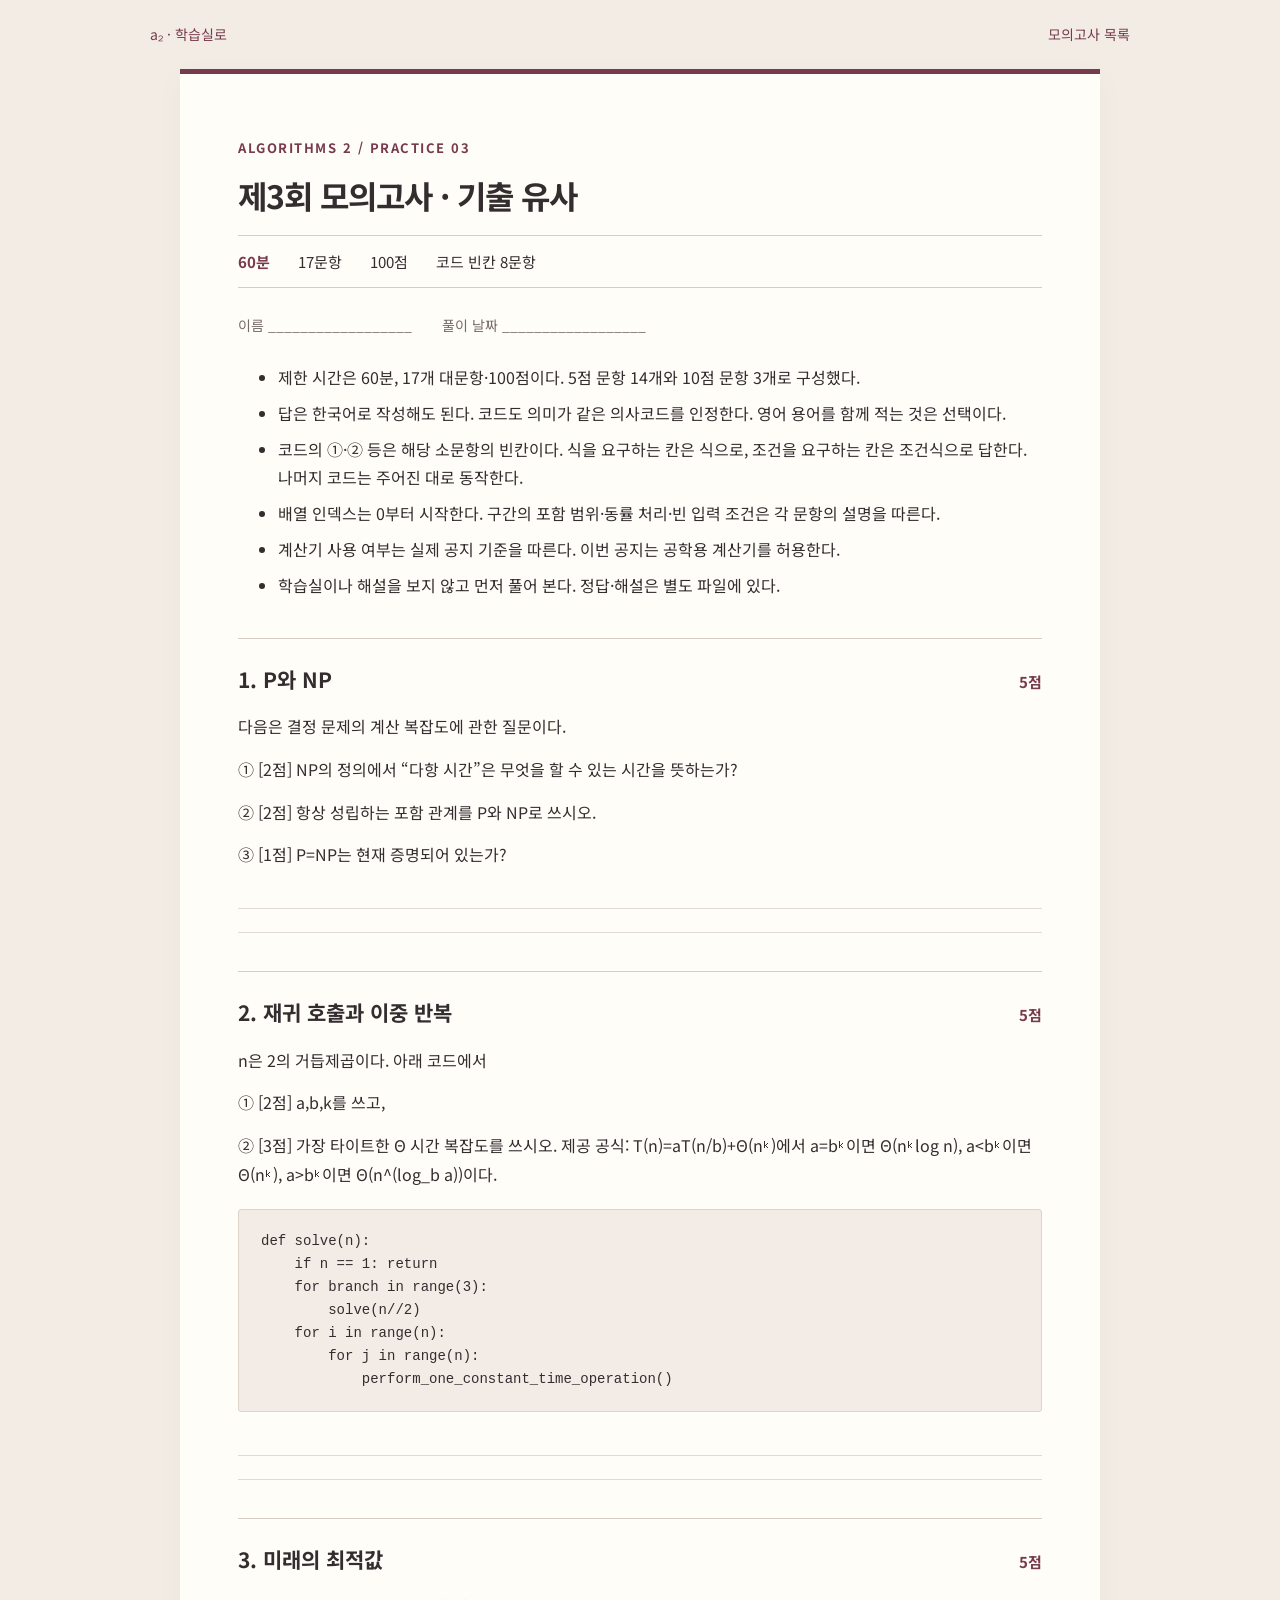
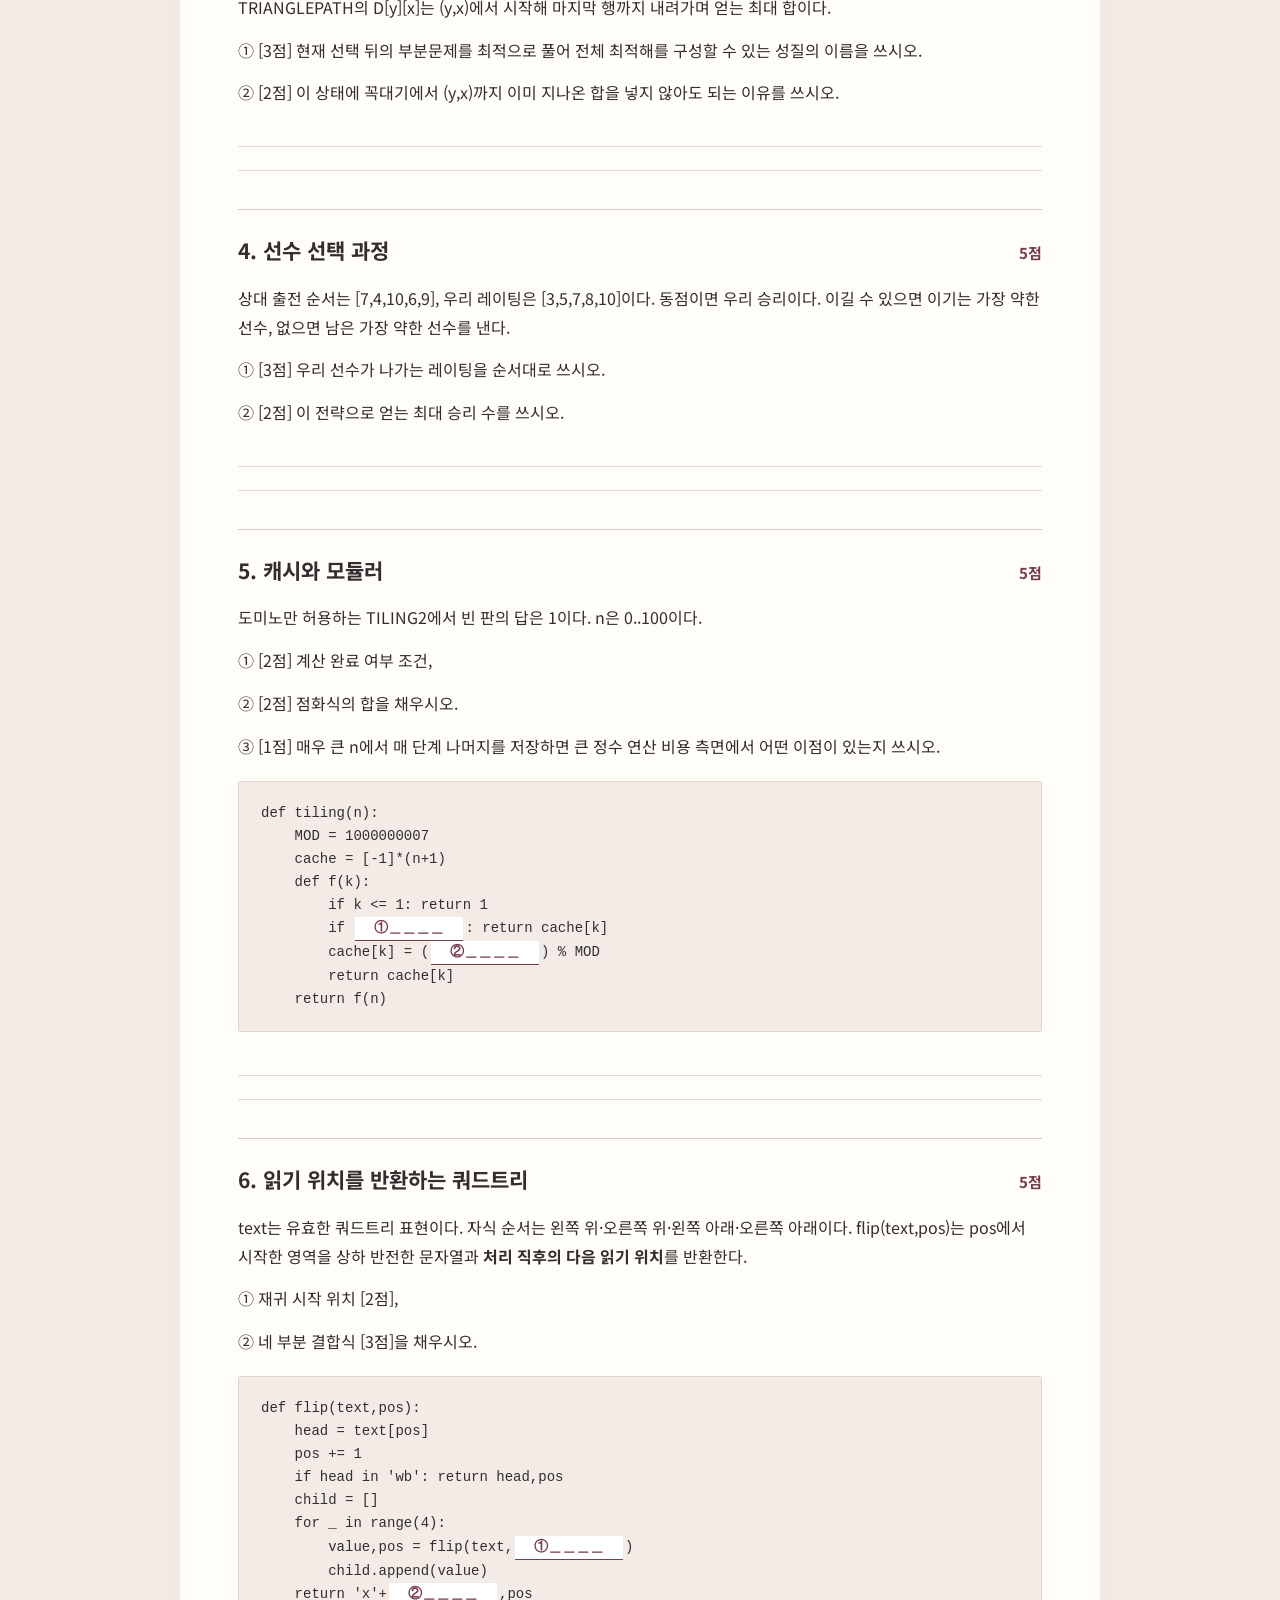
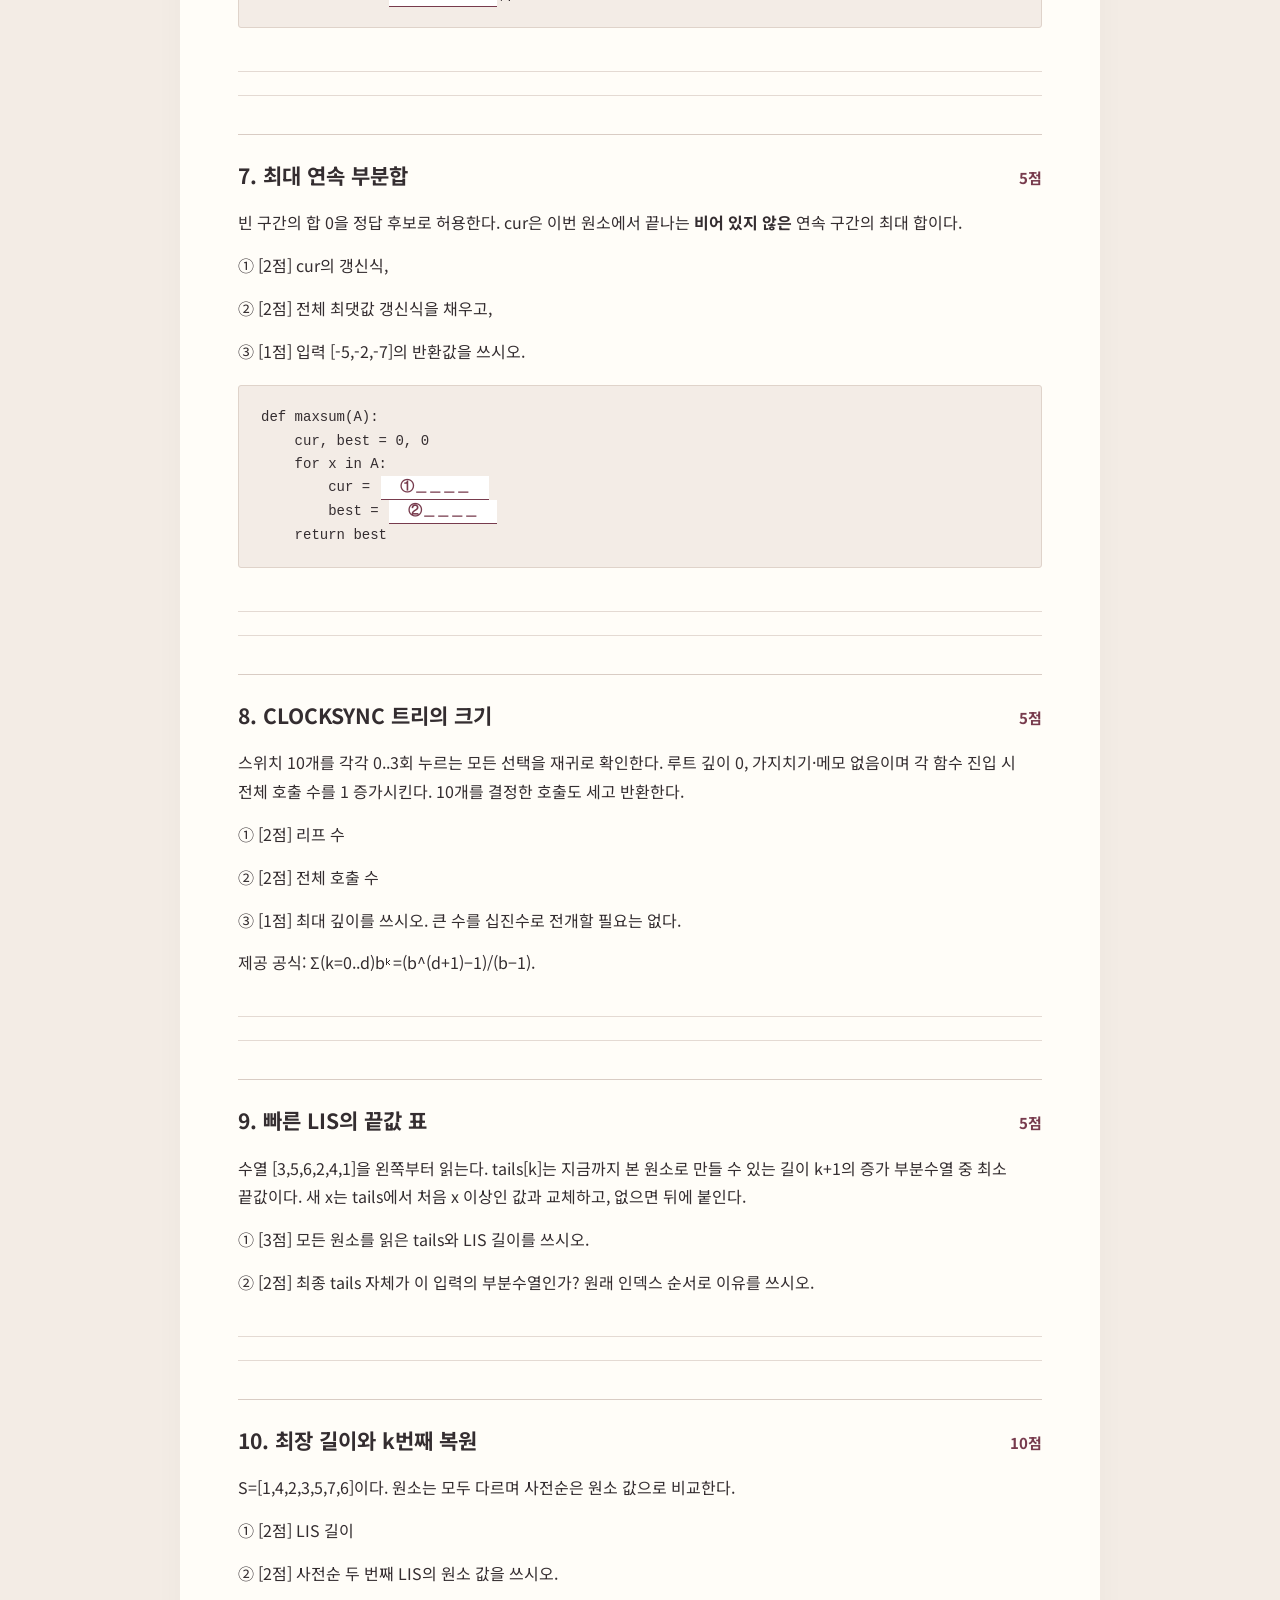
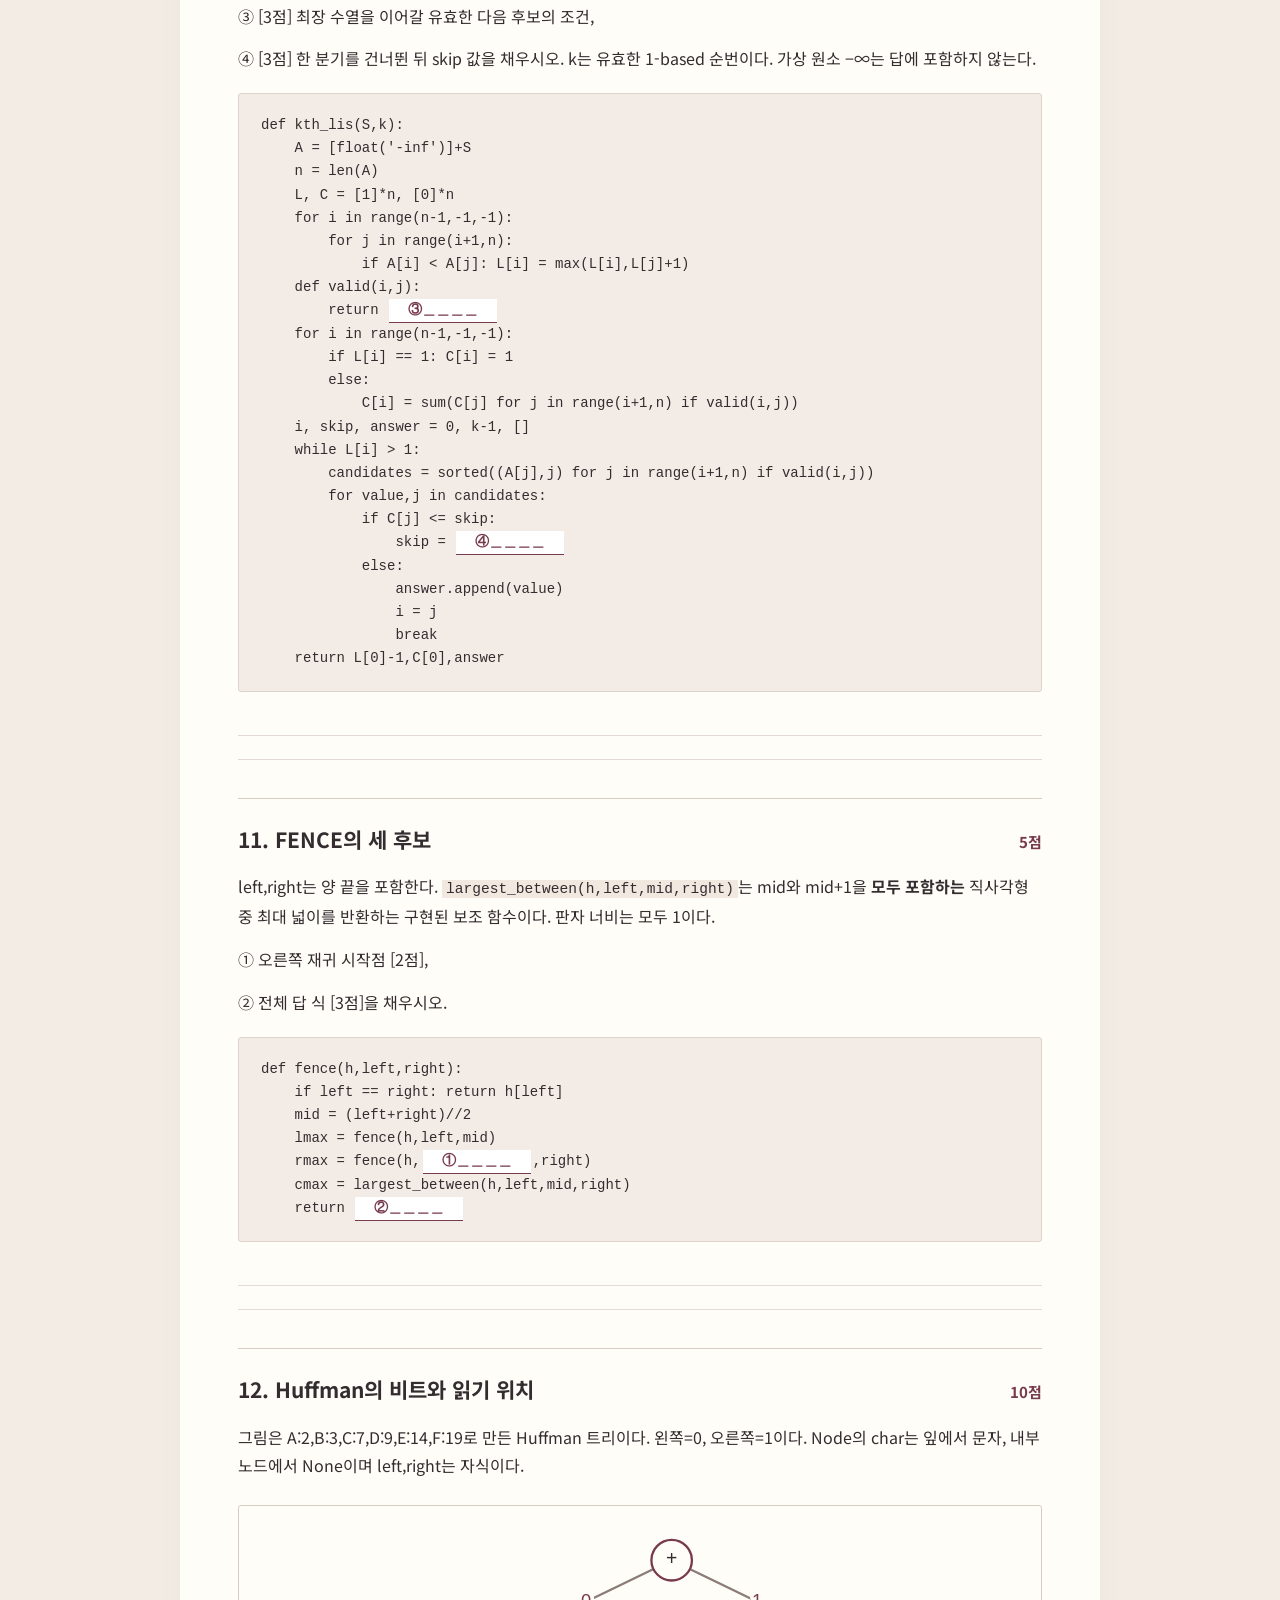
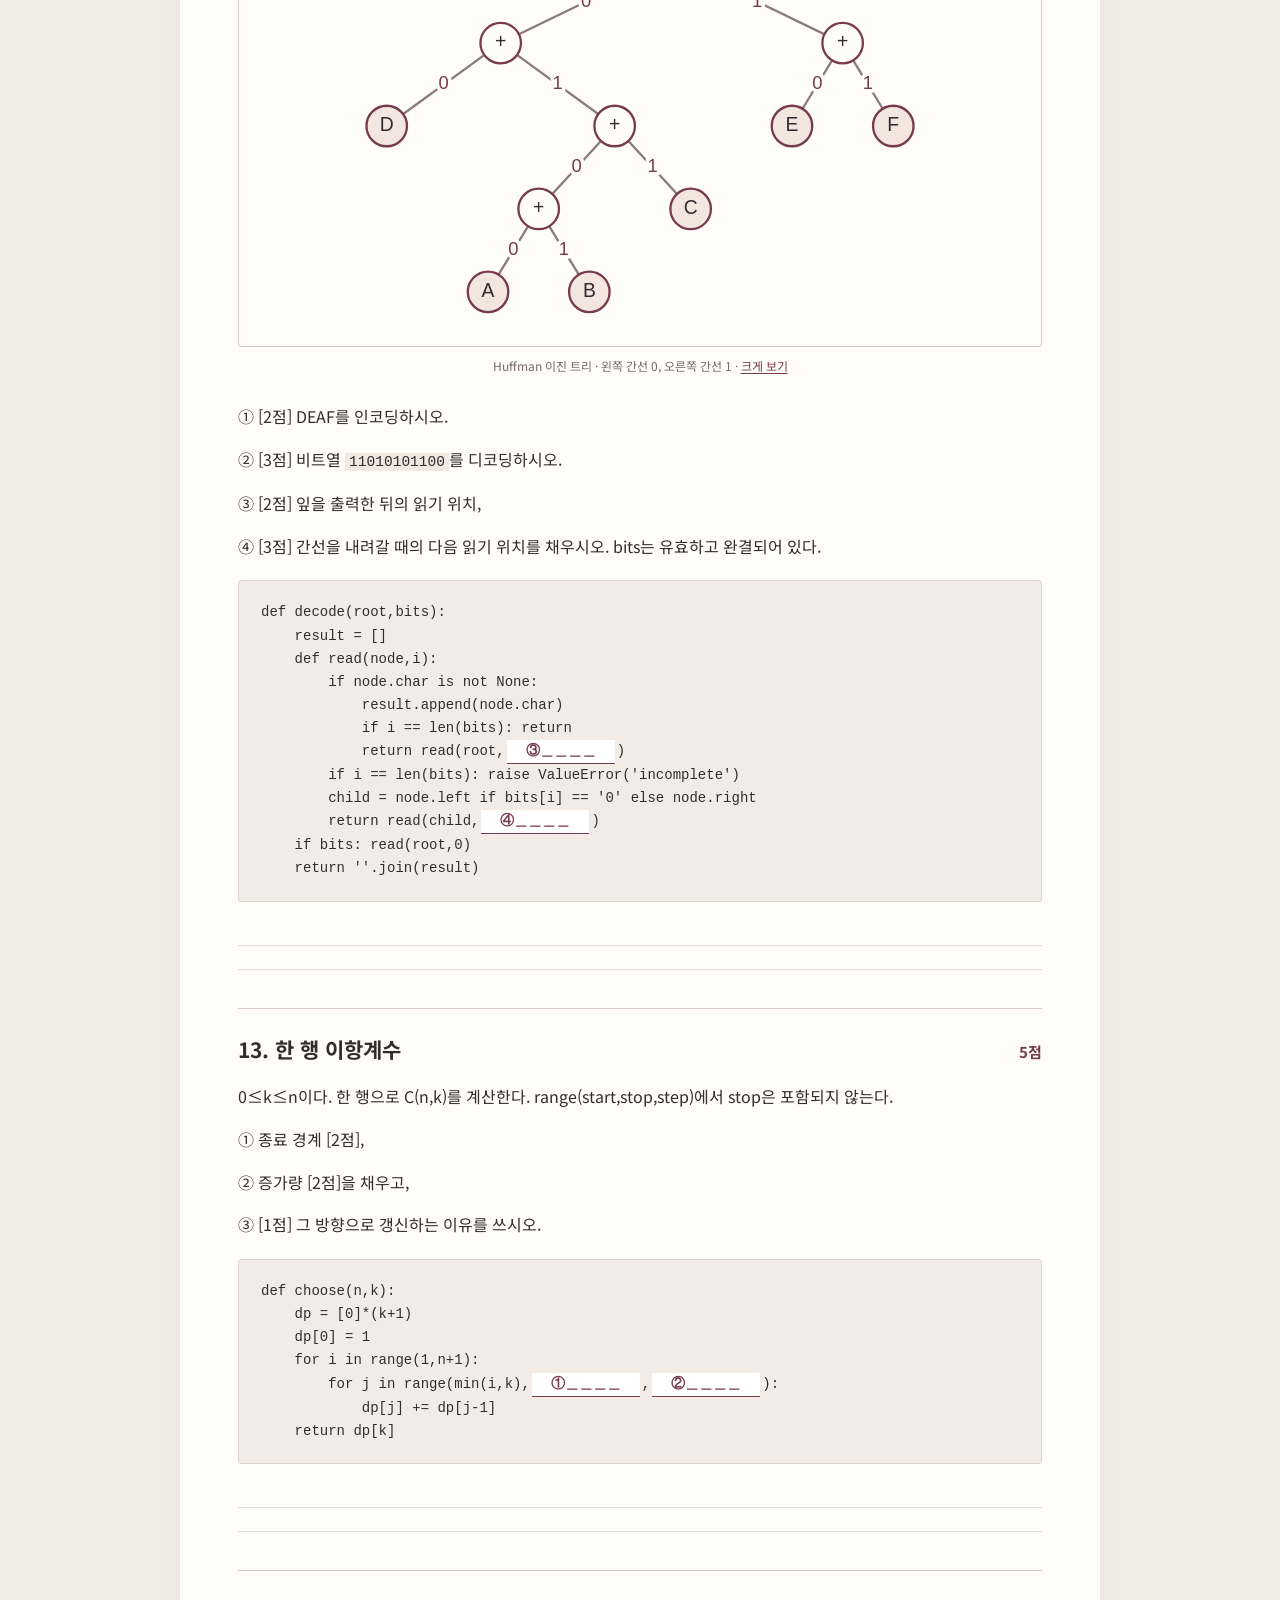
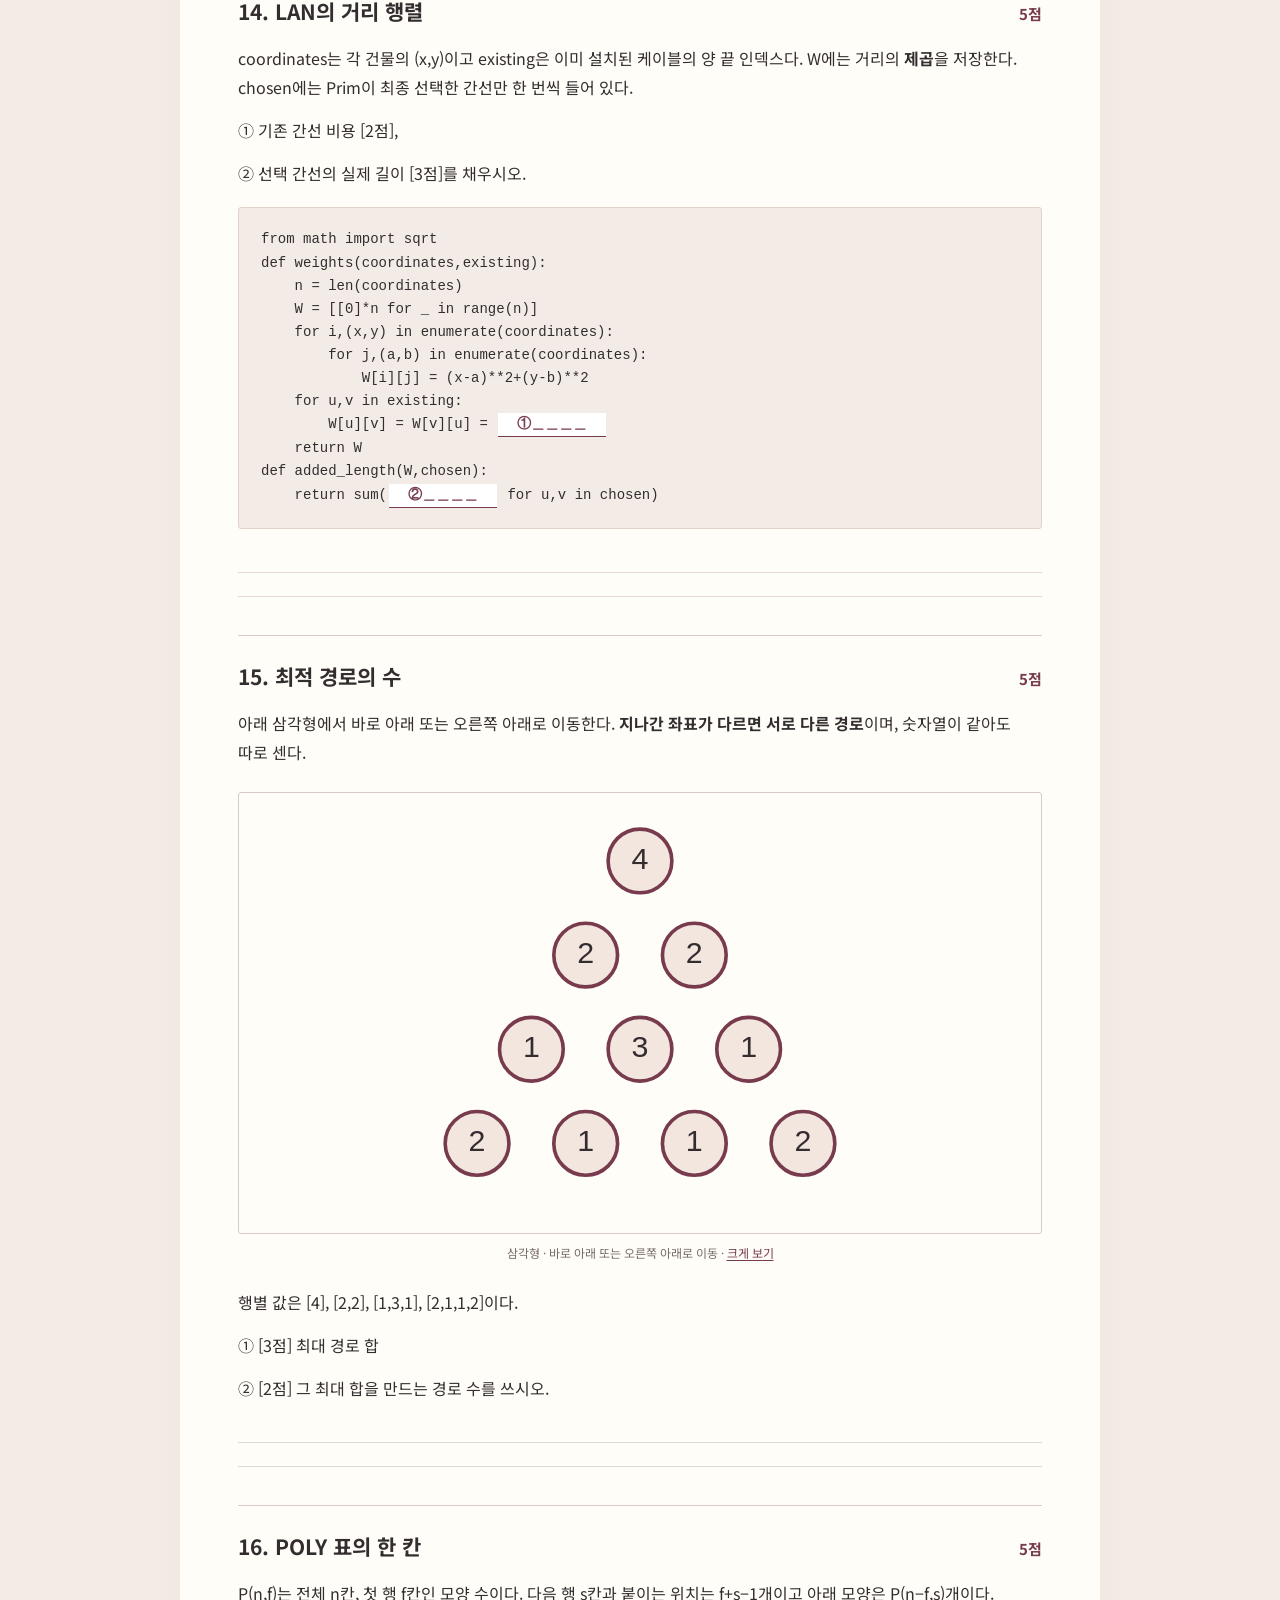
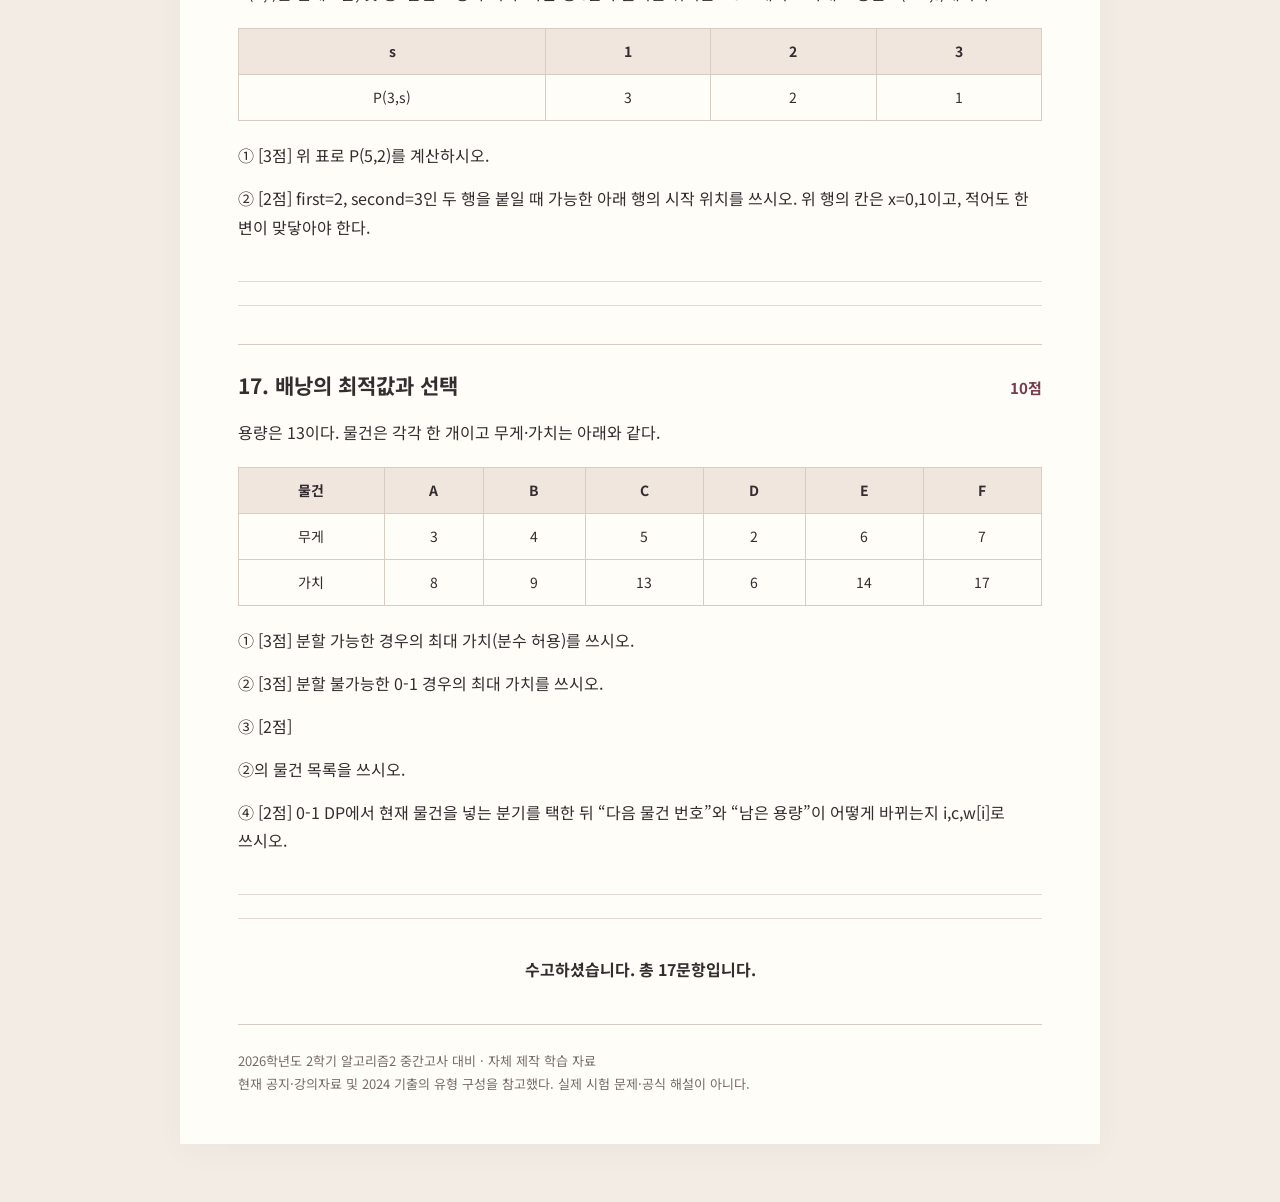
<file: 모의고사/3회_유사.html>
<!DOCTYPE html>

<html lang="ko"><head><meta charset="utf-8"/><meta content="width=device-width,initial-scale=1" name="viewport"/><meta content="light" name="color-scheme"/><title>제3회 모의고사 · 기출 유사 · 알고리즘2</title><link href="style.css" rel="stylesheet"/></head><body>
<a class="skip" href="#main">본문으로 건너뛰기</a><nav aria-label="문서 이동" class="top"><a href="../학습실/index.html">a₂ · 학습실로</a><a href="index.html">모의고사 목록</a></nav><main class="" id="main"><header><p class="eyebrow">ALGORITHMS 2 / PRACTICE 03</p><h1>제3회 모의고사 · 기출 유사</h1><div class="statline"><span><strong>60분</strong></span><span>17문항</span><span>100점</span><span>코드 빈칸 8문항</span></div><div class="name-line"><span>이름 __________________</span><span>풀이 날짜 __________________</span></div></header><ul>
<li>제한 시간은 60분, 17개 대문항·100점이다. 5점 문항 14개와 10점 문항 3개로 구성했다.</li>
<li>답은 한국어로 작성해도 된다. 코드도 의미가 같은 의사코드를 인정한다. 영어 용어를 함께 적는 것은 선택이다.</li>
<li>코드의 ①·② 등은 해당 소문항의 빈칸이다. 식을 요구하는 칸은 식으로, 조건을 요구하는 칸은 조건식으로 답한다. 나머지 코드는 주어진 대로 동작한다.</li>
<li>배열 인덱스는 0부터 시작한다. 구간의 포함 범위·동률 처리·빈 입력 조건은 각 문항의 설명을 따른다.</li>
<li>계산기 사용 여부는 실제 공지 기준을 따른다. 이번 공지는 공학용 계산기를 허용한다.</li>
<li>학습실이나 해설을 보지 않고 먼저 풀어 본다. 정답·해설은 별도 파일에 있다.</li>
</ul>
<section class="q" data-number="1" data-points="5" id="q1"><h2><span>1. P와 NP</span><span class="score">5점</span></h2><div class="qbody"><p>다음은 결정 문제의 계산 복잡도에 관한 질문이다.</p>
<p>① [2점] NP의 정의에서 “다항 시간”은 무엇을 할 수 있는 시간을 뜻하는가?</p>
<p>② [2점] 항상 성립하는 포함 관계를 P와 NP로 쓰시오.</p>
<p>③ [1점] P=NP는 현재 증명되어 있는가?</p>
</div><div aria-hidden="true" class="answer-space"></div></section><section class="q" data-number="2" data-points="5" id="q2"><h2><span>2. 재귀 호출과 이중 반복</span><span class="score">5점</span></h2><div class="qbody"><p>n은 2의 거듭제곱이다. 아래 코드에서</p>
<p>① [2점] a,b,k를 쓰고,</p>
<p>② [3점] 가장 타이트한 Θ 시간 복잡도를 쓰시오.
제공 공식: T(n)=aT(n/b)+Θ(nᵏ)에서 a=bᵏ이면 Θ(nᵏlog n), a&lt;bᵏ이면 Θ(nᵏ), a&gt;bᵏ이면 Θ(n^(log_b a))이다.</p>
<pre><code class="language-python">def solve(n):
    if n == 1: return
    for branch in range(3):
        solve(n//2)
    for i in range(n):
        for j in range(n):
            perform_one_constant_time_operation()
</code></pre>
</div><div aria-hidden="true" class="answer-space"></div></section><section class="q" data-number="3" data-points="5" id="q3"><h2><span>3. 미래의 최적값</span><span class="score">5점</span></h2><div class="qbody"><p>TRIANGLEPATH의 D[y][x]는 (y,x)에서 시작해 마지막 행까지 내려가며 얻는 최대 합이다.</p>
<p>① [3점] 현재 선택 뒤의 부분문제를 최적으로 풀어 전체 최적해를 구성할 수 있는 성질의 이름을 쓰시오.</p>
<p>② [2점] 이 상태에 꼭대기에서 (y,x)까지 이미 지나온 합을 넣지 않아도 되는 이유를 쓰시오.</p>
</div><div aria-hidden="true" class="answer-space"></div></section><section class="q" data-number="4" data-points="5" id="q4"><h2><span>4. 선수 선택 과정</span><span class="score">5점</span></h2><div class="qbody"><p>상대 출전 순서는 [7,4,10,6,9], 우리 레이팅은 [3,5,7,8,10]이다. 동점이면 우리 승리이다. 이길 수 있으면 이기는 가장 약한 선수, 없으면 남은 가장 약한 선수를 낸다.</p>
<p>① [3점] 우리 선수가 나가는 레이팅을 순서대로 쓰시오.</p>
<p>② [2점] 이 전략으로 얻는 최대 승리 수를 쓰시오.</p>
</div><div aria-hidden="true" class="answer-space"></div></section><section class="q" data-number="5" data-points="5" id="q5"><h2><span>5. 캐시와 모듈러</span><span class="score">5점</span></h2><div class="qbody"><p>도미노만 허용하는 TILING2에서 빈 판의 답은 1이다. n은 0..100이다.</p>
<p>① [2점] 계산 완료 여부 조건,</p>
<p>② [2점] 점화식의 합을 채우시오.</p>
<p>③ [1점] 매우 큰 n에서 매 단계 나머지를 저장하면 큰 정수 연산 비용 측면에서 어떤 이점이 있는지 쓰시오.</p>
<pre><code class="language-python">def tiling(n):
    MOD = 1000000007
    cache = [-1]*(n+1)
    def f(k):
        if k &lt;= 1: return 1
        if <span class="codeblank">①＿＿＿＿</span>: return cache[k]
        cache[k] = (<span class="codeblank">②＿＿＿＿</span>) % MOD
        return cache[k]
    return f(n)
</code></pre>
</div><div aria-hidden="true" class="answer-space"></div></section><section class="q" data-number="6" data-points="5" id="q6"><h2><span>6. 읽기 위치를 반환하는 쿼드트리</span><span class="score">5점</span></h2><div class="qbody"><p>text는 유효한 쿼드트리 표현이다. 자식 순서는 왼쪽 위·오른쪽 위·왼쪽 아래·오른쪽 아래이다. flip(text,pos)는 pos에서 시작한 영역을 상하 반전한 문자열과 <strong>처리 직후의 다음 읽기 위치</strong>를 반환한다.</p>
<p>① 재귀 시작 위치 [2점],</p>
<p>② 네 부분 결합식 [3점]을 채우시오.</p>
<pre><code class="language-python">def flip(text,pos):
    head = text[pos]
    pos += 1
    if head in 'wb': return head,pos
    child = []
    for _ in range(4):
        value,pos = flip(text,<span class="codeblank">①＿＿＿＿</span>)
        child.append(value)
    return 'x'+<span class="codeblank">②＿＿＿＿</span>,pos
</code></pre>
</div><div aria-hidden="true" class="answer-space"></div></section><section class="q" data-number="7" data-points="5" id="q7"><h2><span>7. 최대 연속 부분합</span><span class="score">5점</span></h2><div class="qbody"><p>빈 구간의 합 0을 정답 후보로 허용한다. cur은 이번 원소에서 끝나는 <strong>비어 있지 않은</strong> 연속 구간의 최대 합이다.</p>
<p>① [2점] cur의 갱신식,</p>
<p>② [2점] 전체 최댓값 갱신식을 채우고,</p>
<p>③ [1점] 입력 [-5,-2,-7]의 반환값을 쓰시오.</p>
<pre><code class="language-python">def maxsum(A):
    cur, best = 0, 0
    for x in A:
        cur = <span class="codeblank">①＿＿＿＿</span>
        best = <span class="codeblank">②＿＿＿＿</span>
    return best
</code></pre>
</div><div aria-hidden="true" class="answer-space"></div></section><section class="q" data-number="8" data-points="5" id="q8"><h2><span>8. CLOCKSYNC 트리의 크기</span><span class="score">5점</span></h2><div class="qbody"><p>스위치 10개를 각각 0..3회 누르는 모든 선택을 재귀로 확인한다. 루트 깊이 0, 가지치기·메모 없음이며 각 함수 진입 시 전체 호출 수를 1 증가시킨다. 10개를 결정한 호출도 세고 반환한다.</p>
<p>① [2점] 리프 수</p>
<p>② [2점] 전체 호출 수</p>
<p>③ [1점] 최대 깊이를 쓰시오. 큰 수를 십진수로 전개할 필요는 없다.</p>
<p>제공 공식: Σ(k=0..d)bᵏ=(b^(d+1)−1)/(b−1).</p>
</div><div aria-hidden="true" class="answer-space"></div></section><section class="q" data-number="9" data-points="5" id="q9"><h2><span>9. 빠른 LIS의 끝값 표</span><span class="score">5점</span></h2><div class="qbody"><p>수열 [3,5,6,2,4,1]을 왼쪽부터 읽는다. tails[k]는 지금까지 본 원소로 만들 수 있는 길이 k+1의 증가 부분수열 중 최소 끝값이다. 새 x는 tails에서 처음 x 이상인 값과 교체하고, 없으면 뒤에 붙인다.</p>
<p>① [3점] 모든 원소를 읽은 tails와 LIS 길이를 쓰시오.</p>
<p>② [2점] 최종 tails 자체가 이 입력의 부분수열인가? 원래 인덱스 순서로 이유를 쓰시오.</p>
</div><div aria-hidden="true" class="answer-space"></div></section><section class="q" data-number="10" data-points="10" id="q10"><h2><span>10. 최장 길이와 k번째 복원</span><span class="score">10점</span></h2><div class="qbody"><p>S=[1,4,2,3,5,7,6]이다. 원소는 모두 다르며 사전순은 원소 값으로 비교한다.</p>
<p>① [2점] LIS 길이</p>
<p>② [2점] 사전순 두 번째 LIS의 원소 값을 쓰시오.</p>
<p>③ [3점] 최장 수열을 이어갈 유효한 다음 후보의 조건,</p>
<p>④ [3점] 한 분기를 건너뛴 뒤 skip 값을 채우시오. k는 유효한 1-based 순번이다. 가상 원소 −∞는 답에 포함하지 않는다.</p>
<pre><code class="language-python">def kth_lis(S,k):
    A = [float('-inf')]+S
    n = len(A)
    L, C = [1]*n, [0]*n
    for i in range(n-1,-1,-1):
        for j in range(i+1,n):
            if A[i] &lt; A[j]: L[i] = max(L[i],L[j]+1)
    def valid(i,j):
        return <span class="codeblank">③＿＿＿＿</span>
    for i in range(n-1,-1,-1):
        if L[i] == 1: C[i] = 1
        else:
            C[i] = sum(C[j] for j in range(i+1,n) if valid(i,j))
    i, skip, answer = 0, k-1, []
    while L[i] &gt; 1:
        candidates = sorted((A[j],j) for j in range(i+1,n) if valid(i,j))
        for value,j in candidates:
            if C[j] &lt;= skip:
                skip = <span class="codeblank">④＿＿＿＿</span>
            else:
                answer.append(value)
                i = j
                break
    return L[0]-1,C[0],answer
</code></pre>
</div><div aria-hidden="true" class="answer-space"></div></section><section class="q" data-number="11" data-points="5" id="q11"><h2><span>11. FENCE의 세 후보</span><span class="score">5점</span></h2><div class="qbody"><p>left,right는 양 끝을 포함한다. <code>largest_between(h,left,mid,right)</code>는 mid와 mid+1을 <strong>모두 포함하는</strong> 직사각형 중 최대 넓이를 반환하는 구현된 보조 함수이다. 판자 너비는 모두 1이다.</p>
<p>① 오른쪽 재귀 시작점 [2점],</p>
<p>② 전체 답 식 [3점]을 채우시오.</p>
<pre><code class="language-python">def fence(h,left,right):
    if left == right: return h[left]
    mid = (left+right)//2
    lmax = fence(h,left,mid)
    rmax = fence(h,<span class="codeblank">①＿＿＿＿</span>,right)
    cmax = largest_between(h,left,mid,right)
    return <span class="codeblank">②＿＿＿＿</span>
</code></pre>
</div><div aria-hidden="true" class="answer-space"></div></section><section class="q" data-number="12" data-points="10" id="q12"><h2><span>12. Huffman의 비트와 읽기 위치</span><span class="score">10점</span></h2><div class="qbody"><p>그림은 A:2,B:3,C:7,D:9,E:14,F:19로 만든 Huffman 트리이다. 왼쪽=0, 오른쪽=1이다. Node의 char는 잎에서 문자, 내부 노드에서 None이며 left,right는 자식이다.</p>
<figure><div class="diagram"><svg aria-labelledby="huffman3-title huffman3-desc" role="img" viewbox="0 0 680 456" xmlns="http://www.w3.org/2000/svg"><title id="huffman3-title">Huffman 이진 트리 · 왼쪽 간선 0, 오른쪽 간선 1</title><desc id="huffman3-desc">Huffman 이진 트리 · 왼쪽 간선 0, 오른쪽 간선 1</desc><rect fill="#fffdf8" height="100%" width="100%"></rect><g font-family="Noto Sans KR, sans-serif"><line stroke="#8b7c78" stroke-width="2.5" x1="230.0" x2="175" y1="318" y2="408"></line><text dominant-baseline="middle" fill="#773b4d" font-size="20" paint-order="stroke" stroke="#fffdf8" stroke-linejoin="round" stroke-width="8" text-anchor="middle" x="202.5" y="363.0">0</text><line stroke="#8b7c78" stroke-width="2.5" x1="230.0" x2="285" y1="318" y2="408"></line><text dominant-baseline="middle" fill="#773b4d" font-size="20" paint-order="stroke" stroke="#fffdf8" stroke-linejoin="round" stroke-width="8" text-anchor="middle" x="257.5" y="363.0">1</text><line stroke="#8b7c78" stroke-width="2.5" x1="312.5" x2="230.0" y1="228" y2="318"></line><text dominant-baseline="middle" fill="#773b4d" font-size="20" paint-order="stroke" stroke="#fffdf8" stroke-linejoin="round" stroke-width="8" text-anchor="middle" x="271.25" y="273.0">0</text><line stroke="#8b7c78" stroke-width="2.5" x1="312.5" x2="395" y1="228" y2="318"></line><text dominant-baseline="middle" fill="#773b4d" font-size="20" paint-order="stroke" stroke="#fffdf8" stroke-linejoin="round" stroke-width="8" text-anchor="middle" x="353.75" y="273.0">1</text><line stroke="#8b7c78" stroke-width="2.5" x1="188.75" x2="65" y1="138" y2="228"></line><text dominant-baseline="middle" fill="#773b4d" font-size="20" paint-order="stroke" stroke="#fffdf8" stroke-linejoin="round" stroke-width="8" text-anchor="middle" x="126.875" y="183.0">0</text><line stroke="#8b7c78" stroke-width="2.5" x1="188.75" x2="312.5" y1="138" y2="228"></line><text dominant-baseline="middle" fill="#773b4d" font-size="20" paint-order="stroke" stroke="#fffdf8" stroke-linejoin="round" stroke-width="8" text-anchor="middle" x="250.625" y="183.0">1</text><line stroke="#8b7c78" stroke-width="2.5" x1="560.0" x2="505" y1="138" y2="228"></line><text dominant-baseline="middle" fill="#773b4d" font-size="20" paint-order="stroke" stroke="#fffdf8" stroke-linejoin="round" stroke-width="8" text-anchor="middle" x="532.5" y="183.0">0</text><line stroke="#8b7c78" stroke-width="2.5" x1="560.0" x2="615" y1="138" y2="228"></line><text dominant-baseline="middle" fill="#773b4d" font-size="20" paint-order="stroke" stroke="#fffdf8" stroke-linejoin="round" stroke-width="8" text-anchor="middle" x="587.5" y="183.0">1</text><line stroke="#8b7c78" stroke-width="2.5" x1="374.375" x2="188.75" y1="48" y2="138"></line><text dominant-baseline="middle" fill="#773b4d" font-size="20" paint-order="stroke" stroke="#fffdf8" stroke-linejoin="round" stroke-width="8" text-anchor="middle" x="281.5625" y="93.0">0</text><line stroke="#8b7c78" stroke-width="2.5" x1="374.375" x2="560.0" y1="48" y2="138"></line><text dominant-baseline="middle" fill="#773b4d" font-size="20" paint-order="stroke" stroke="#fffdf8" stroke-linejoin="round" stroke-width="8" text-anchor="middle" x="467.1875" y="93.0">1</text><circle cx="65" cy="228" fill="#f2e6df" r="22" stroke="#773b4d" stroke-width="2.5"></circle><text dominant-baseline="middle" fill="#342d30" font-size="21" text-anchor="middle" x="65" y="228">D</text><circle cx="175" cy="408" fill="#f2e6df" r="22" stroke="#773b4d" stroke-width="2.5"></circle><text dominant-baseline="middle" fill="#342d30" font-size="21" text-anchor="middle" x="175" y="408">A</text><circle cx="285" cy="408" fill="#f2e6df" r="22" stroke="#773b4d" stroke-width="2.5"></circle><text dominant-baseline="middle" fill="#342d30" font-size="21" text-anchor="middle" x="285" y="408">B</text><circle cx="230.0" cy="318" fill="#fffdf8" r="22" stroke="#773b4d" stroke-width="2.5"></circle><text dominant-baseline="middle" fill="#342d30" font-size="21" text-anchor="middle" x="230.0" y="318">+</text><circle cx="395" cy="318" fill="#f2e6df" r="22" stroke="#773b4d" stroke-width="2.5"></circle><text dominant-baseline="middle" fill="#342d30" font-size="21" text-anchor="middle" x="395" y="318">C</text><circle cx="312.5" cy="228" fill="#fffdf8" r="22" stroke="#773b4d" stroke-width="2.5"></circle><text dominant-baseline="middle" fill="#342d30" font-size="21" text-anchor="middle" x="312.5" y="228">+</text><circle cx="188.75" cy="138" fill="#fffdf8" r="22" stroke="#773b4d" stroke-width="2.5"></circle><text dominant-baseline="middle" fill="#342d30" font-size="21" text-anchor="middle" x="188.75" y="138">+</text><circle cx="505" cy="228" fill="#f2e6df" r="22" stroke="#773b4d" stroke-width="2.5"></circle><text dominant-baseline="middle" fill="#342d30" font-size="21" text-anchor="middle" x="505" y="228">E</text><circle cx="615" cy="228" fill="#f2e6df" r="22" stroke="#773b4d" stroke-width="2.5"></circle><text dominant-baseline="middle" fill="#342d30" font-size="21" text-anchor="middle" x="615" y="228">F</text><circle cx="560.0" cy="138" fill="#fffdf8" r="22" stroke="#773b4d" stroke-width="2.5"></circle><text dominant-baseline="middle" fill="#342d30" font-size="21" text-anchor="middle" x="560.0" y="138">+</text><circle cx="374.375" cy="48" fill="#fffdf8" r="22" stroke="#773b4d" stroke-width="2.5"></circle><text dominant-baseline="middle" fill="#342d30" font-size="21" text-anchor="middle" x="374.375" y="48">+</text></g></svg></div><figcaption>Huffman 이진 트리 · 왼쪽 간선 0, 오른쪽 간선 1 · <a href="assets/huffman3.svg" target="_blank">크게 보기</a></figcaption></figure>
<p>① [2점] DEAF를 인코딩하시오.</p>
<p>② [3점] 비트열 <code>11010101100</code>를 디코딩하시오.</p>
<p>③ [2점] 잎을 출력한 뒤의 읽기 위치,</p>
<p>④ [3점] 간선을 내려갈 때의 다음 읽기 위치를 채우시오. bits는 유효하고 완결되어 있다.</p>
<pre><code class="language-python">def decode(root,bits):
    result = []
    def read(node,i):
        if node.char is not None:
            result.append(node.char)
            if i == len(bits): return
            return read(root,<span class="codeblank">③＿＿＿＿</span>)
        if i == len(bits): raise ValueError('incomplete')
        child = node.left if bits[i] == '0' else node.right
        return read(child,<span class="codeblank">④＿＿＿＿</span>)
    if bits: read(root,0)
    return ''.join(result)
</code></pre>
</div><div aria-hidden="true" class="answer-space"></div></section><section class="q" data-number="13" data-points="5" id="q13"><h2><span>13. 한 행 이항계수</span><span class="score">5점</span></h2><div class="qbody"><p>0≤k≤n이다. 한 행으로 C(n,k)를 계산한다. range(start,stop,step)에서 stop은 포함되지 않는다.</p>
<p>① 종료 경계 [2점],</p>
<p>② 증가량 [2점]을 채우고,</p>
<p>③ [1점] 그 방향으로 갱신하는 이유를 쓰시오.</p>
<pre><code class="language-python">def choose(n,k):
    dp = [0]*(k+1)
    dp[0] = 1
    for i in range(1,n+1):
        for j in range(min(i,k),<span class="codeblank">①＿＿＿＿</span>,<span class="codeblank">②＿＿＿＿</span>):
            dp[j] += dp[j-1]
    return dp[k]
</code></pre>
</div><div aria-hidden="true" class="answer-space"></div></section><section class="q" data-number="14" data-points="5" id="q14"><h2><span>14. LAN의 거리 행렬</span><span class="score">5점</span></h2><div class="qbody"><p>coordinates는 각 건물의 (x,y)이고 existing은 이미 설치된 케이블의 양 끝 인덱스다. W에는 거리의 <strong>제곱</strong>을 저장한다. chosen에는 Prim이 최종 선택한 간선만 한 번씩 들어 있다.</p>
<p>① 기존 간선 비용 [2점],</p>
<p>② 선택 간선의 실제 길이 [3점]를 채우시오.</p>
<pre><code class="language-python">from math import sqrt
def weights(coordinates,existing):
    n = len(coordinates)
    W = [[0]*n for _ in range(n)]
    for i,(x,y) in enumerate(coordinates):
        for j,(a,b) in enumerate(coordinates):
            W[i][j] = (x-a)**2+(y-b)**2
    for u,v in existing:
        W[u][v] = W[v][u] = <span class="codeblank">①＿＿＿＿</span>
    return W
def added_length(W,chosen):
    return sum(<span class="codeblank">②＿＿＿＿</span> for u,v in chosen)
</code></pre>
</div><div aria-hidden="true" class="answer-space"></div></section><section class="q" data-number="15" data-points="5" id="q15"><h2><span>15. 최적 경로의 수</span><span class="score">5점</span></h2><div class="qbody"><p>아래 삼각형에서 바로 아래 또는 오른쪽 아래로 이동한다. <strong>지나간 좌표가 다르면 서로 다른 경로</strong>이며, 숫자열이 같아도 따로 센다.</p>
<figure><div class="diagram"><svg aria-labelledby="triangle3-title triangle3-desc" role="img" viewbox="0 0 460 290" xmlns="http://www.w3.org/2000/svg"><title id="triangle3-title">삼각형 · 바로 아래 또는 오른쪽 아래로 이동</title><desc id="triangle3-desc">삼각형 · 바로 아래 또는 오른쪽 아래로 이동</desc><rect fill="#fffdf8" height="100%" width="100%"></rect><g font-family="Noto Sans KR, sans-serif"><circle cx="230.0" cy="40" fill="#f2e6df" r="22" stroke="#773b4d" stroke-width="2.5"></circle><text dominant-baseline="middle" fill="#342d30" font-size="21" text-anchor="middle" x="230.0" y="40">4</text><circle cx="192.5" cy="105" fill="#f2e6df" r="22" stroke="#773b4d" stroke-width="2.5"></circle><text dominant-baseline="middle" fill="#342d30" font-size="21" text-anchor="middle" x="192.5" y="105">2</text><circle cx="267.5" cy="105" fill="#f2e6df" r="22" stroke="#773b4d" stroke-width="2.5"></circle><text dominant-baseline="middle" fill="#342d30" font-size="21" text-anchor="middle" x="267.5" y="105">2</text><circle cx="155.0" cy="170" fill="#f2e6df" r="22" stroke="#773b4d" stroke-width="2.5"></circle><text dominant-baseline="middle" fill="#342d30" font-size="21" text-anchor="middle" x="155.0" y="170">1</text><circle cx="230.0" cy="170" fill="#f2e6df" r="22" stroke="#773b4d" stroke-width="2.5"></circle><text dominant-baseline="middle" fill="#342d30" font-size="21" text-anchor="middle" x="230.0" y="170">3</text><circle cx="305.0" cy="170" fill="#f2e6df" r="22" stroke="#773b4d" stroke-width="2.5"></circle><text dominant-baseline="middle" fill="#342d30" font-size="21" text-anchor="middle" x="305.0" y="170">1</text><circle cx="117.5" cy="235" fill="#f2e6df" r="22" stroke="#773b4d" stroke-width="2.5"></circle><text dominant-baseline="middle" fill="#342d30" font-size="21" text-anchor="middle" x="117.5" y="235">2</text><circle cx="192.5" cy="235" fill="#f2e6df" r="22" stroke="#773b4d" stroke-width="2.5"></circle><text dominant-baseline="middle" fill="#342d30" font-size="21" text-anchor="middle" x="192.5" y="235">1</text><circle cx="267.5" cy="235" fill="#f2e6df" r="22" stroke="#773b4d" stroke-width="2.5"></circle><text dominant-baseline="middle" fill="#342d30" font-size="21" text-anchor="middle" x="267.5" y="235">1</text><circle cx="342.5" cy="235" fill="#f2e6df" r="22" stroke="#773b4d" stroke-width="2.5"></circle><text dominant-baseline="middle" fill="#342d30" font-size="21" text-anchor="middle" x="342.5" y="235">2</text></g></svg></div><figcaption>삼각형 · 바로 아래 또는 오른쪽 아래로 이동 · <a href="assets/triangle3.svg" target="_blank">크게 보기</a></figcaption></figure>
<p>행별 값은 [4], [2,2], [1,3,1], [2,1,1,2]이다.</p>
<p>① [3점] 최대 경로 합</p>
<p>② [2점] 그 최대 합을 만드는 경로 수를 쓰시오.</p>
</div><div aria-hidden="true" class="answer-space"></div></section><section class="q" data-number="16" data-points="5" id="q16"><h2><span>16. POLY 표의 한 칸</span><span class="score">5점</span></h2><div class="qbody"><p>P(n,f)는 전체 n칸, 첫 행 f칸인 모양 수이다. 다음 행 s칸과 붙이는 위치는 f+s−1개이고 아래 모양은 P(n−f,s)개이다.</p>
<div class="table-wrap"><table>
<thead>
<tr>
<th>s</th>
<th>1</th>
<th>2</th>
<th>3</th>
</tr>
</thead>
<tbody>
<tr>
<td>P(3,s)</td>
<td>3</td>
<td>2</td>
<td>1</td>
</tr>
</tbody>
</table></div>
<p>① [3점] 위 표로 P(5,2)를 계산하시오.</p>
<p>② [2점] first=2, second=3인 두 행을 붙일 때 가능한 아래 행의 시작 위치를 쓰시오. 위 행의 칸은 x=0,1이고, 적어도 한 변이 맞닿아야 한다.</p>
</div><div aria-hidden="true" class="answer-space"></div></section><section class="q" data-number="17" data-points="10" id="q17"><h2><span>17. 배낭의 최적값과 선택</span><span class="score">10점</span></h2><div class="qbody"><p>용량은 13이다. 물건은 각각 한 개이고 무게·가치는 아래와 같다.</p>
<div class="table-wrap"><table>
<thead>
<tr>
<th>물건</th>
<th>A</th>
<th>B</th>
<th>C</th>
<th>D</th>
<th>E</th>
<th>F</th>
</tr>
</thead>
<tbody>
<tr>
<td>무게</td>
<td>3</td>
<td>4</td>
<td>5</td>
<td>2</td>
<td>6</td>
<td>7</td>
</tr>
<tr>
<td>가치</td>
<td>8</td>
<td>9</td>
<td>13</td>
<td>6</td>
<td>14</td>
<td>17</td>
</tr>
</tbody>
</table></div>
<p>① [3점] 분할 가능한 경우의 최대 가치(분수 허용)를 쓰시오.</p>
<p>② [3점] 분할 불가능한 0-1 경우의 최대 가치를 쓰시오.</p>
<p>③ [2점]</p>
<p>②의 물건 목록을 쓰시오.</p>
<p>④ [2점] 0-1 DP에서 현재 물건을 넣는 분기를 택한 뒤 “다음 물건 번호”와 “남은 용량”이 어떻게 바뀌는지 i,c,w[i]로 쓰시오.</p>
</div><div aria-hidden="true" class="answer-space"></div></section><p class="end">수고하셨습니다. 총 17문항입니다.</p><footer>2026학년도 2학기 알고리즘2 중간고사 대비 · 자체 제작 학습 자료<br/>현재 공지·강의자료 및 2024 기출의 유형 구성을 참고했다. 실제 시험 문제·공식 해설이 아니다.</footer></main></body></html>
</file>
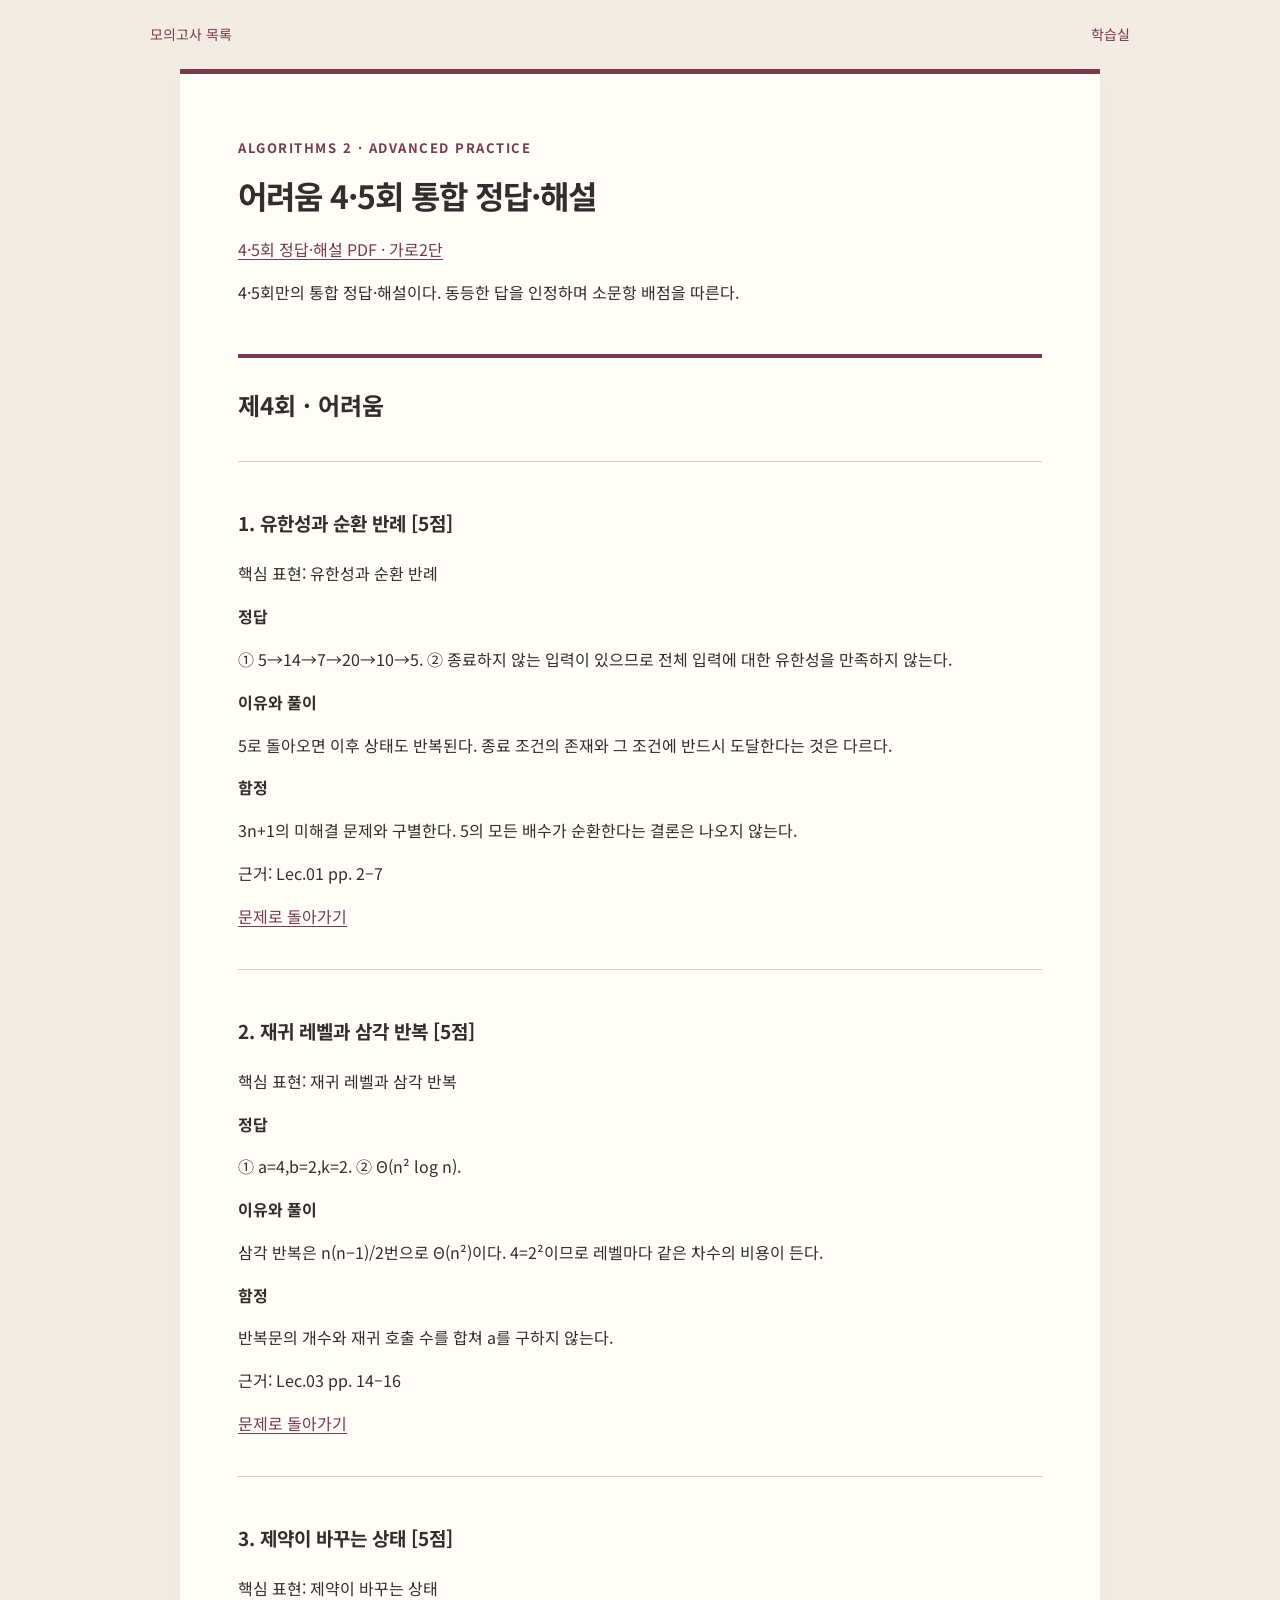
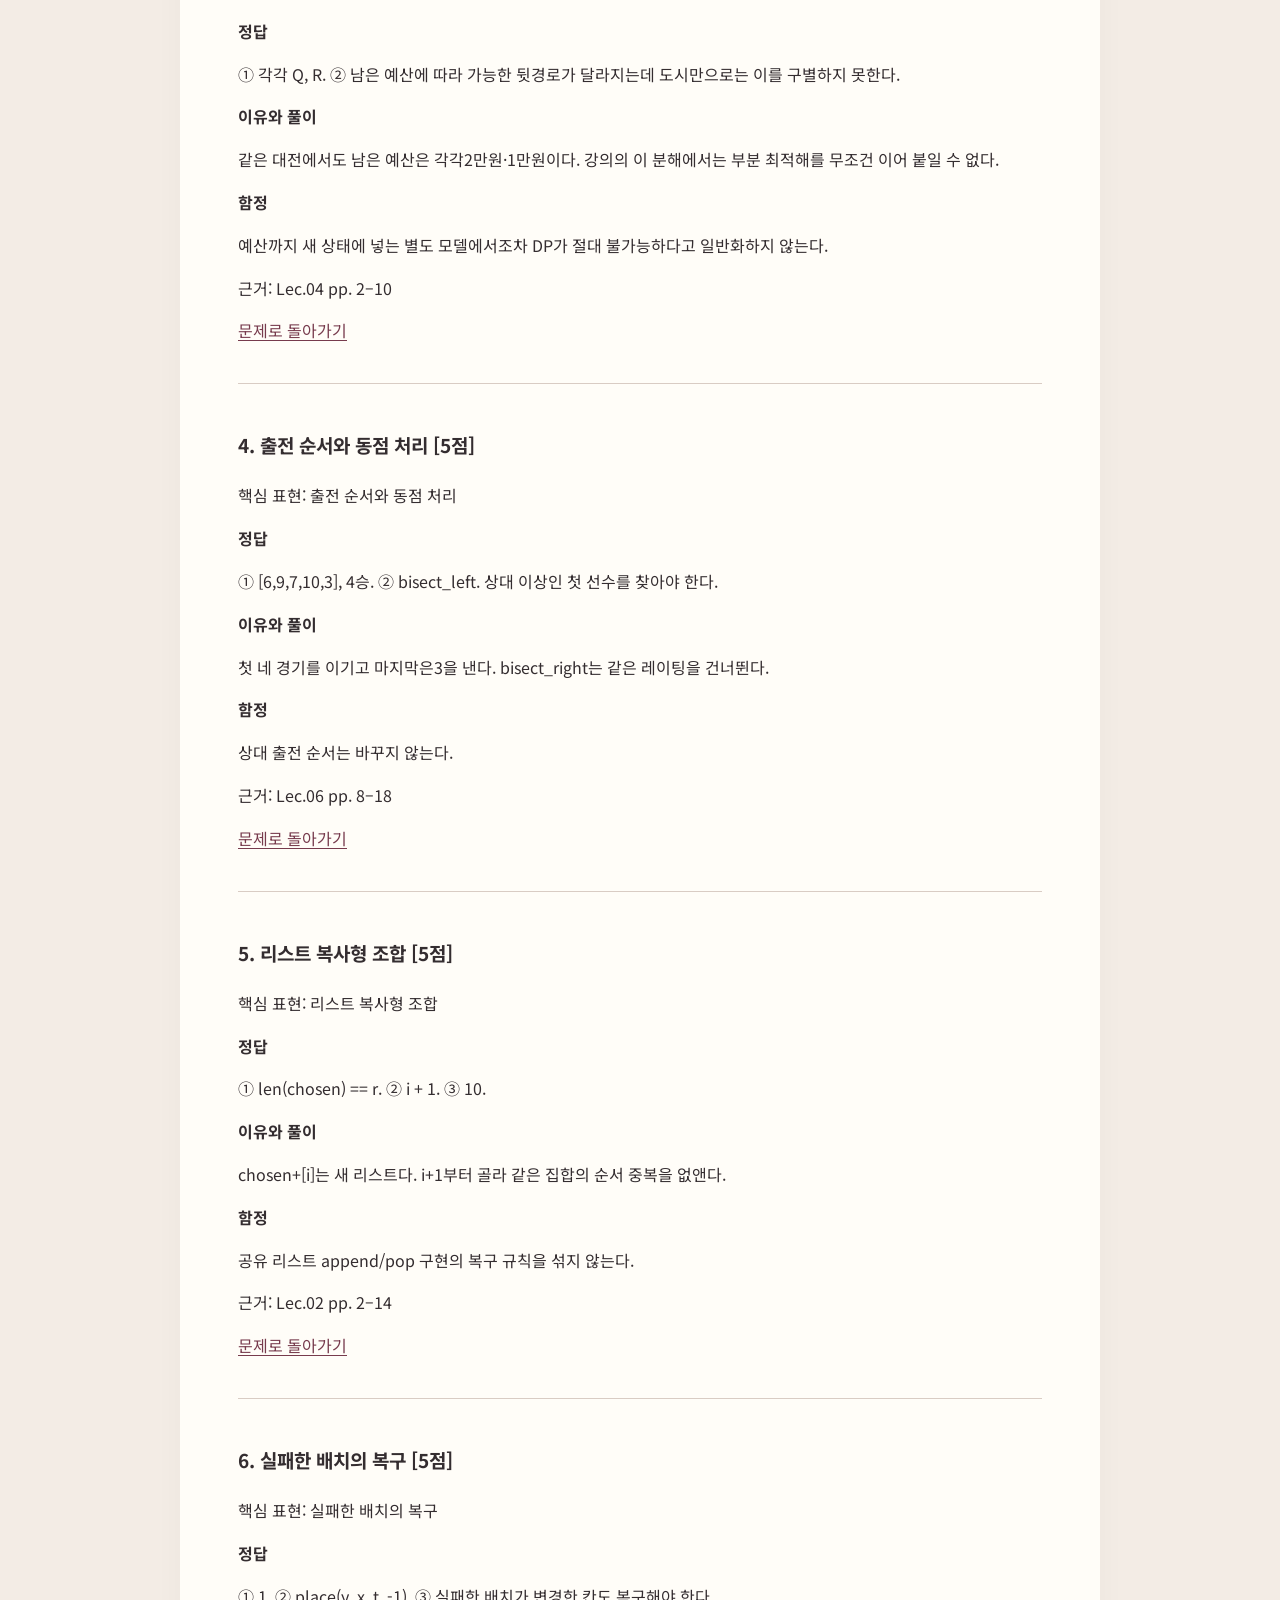
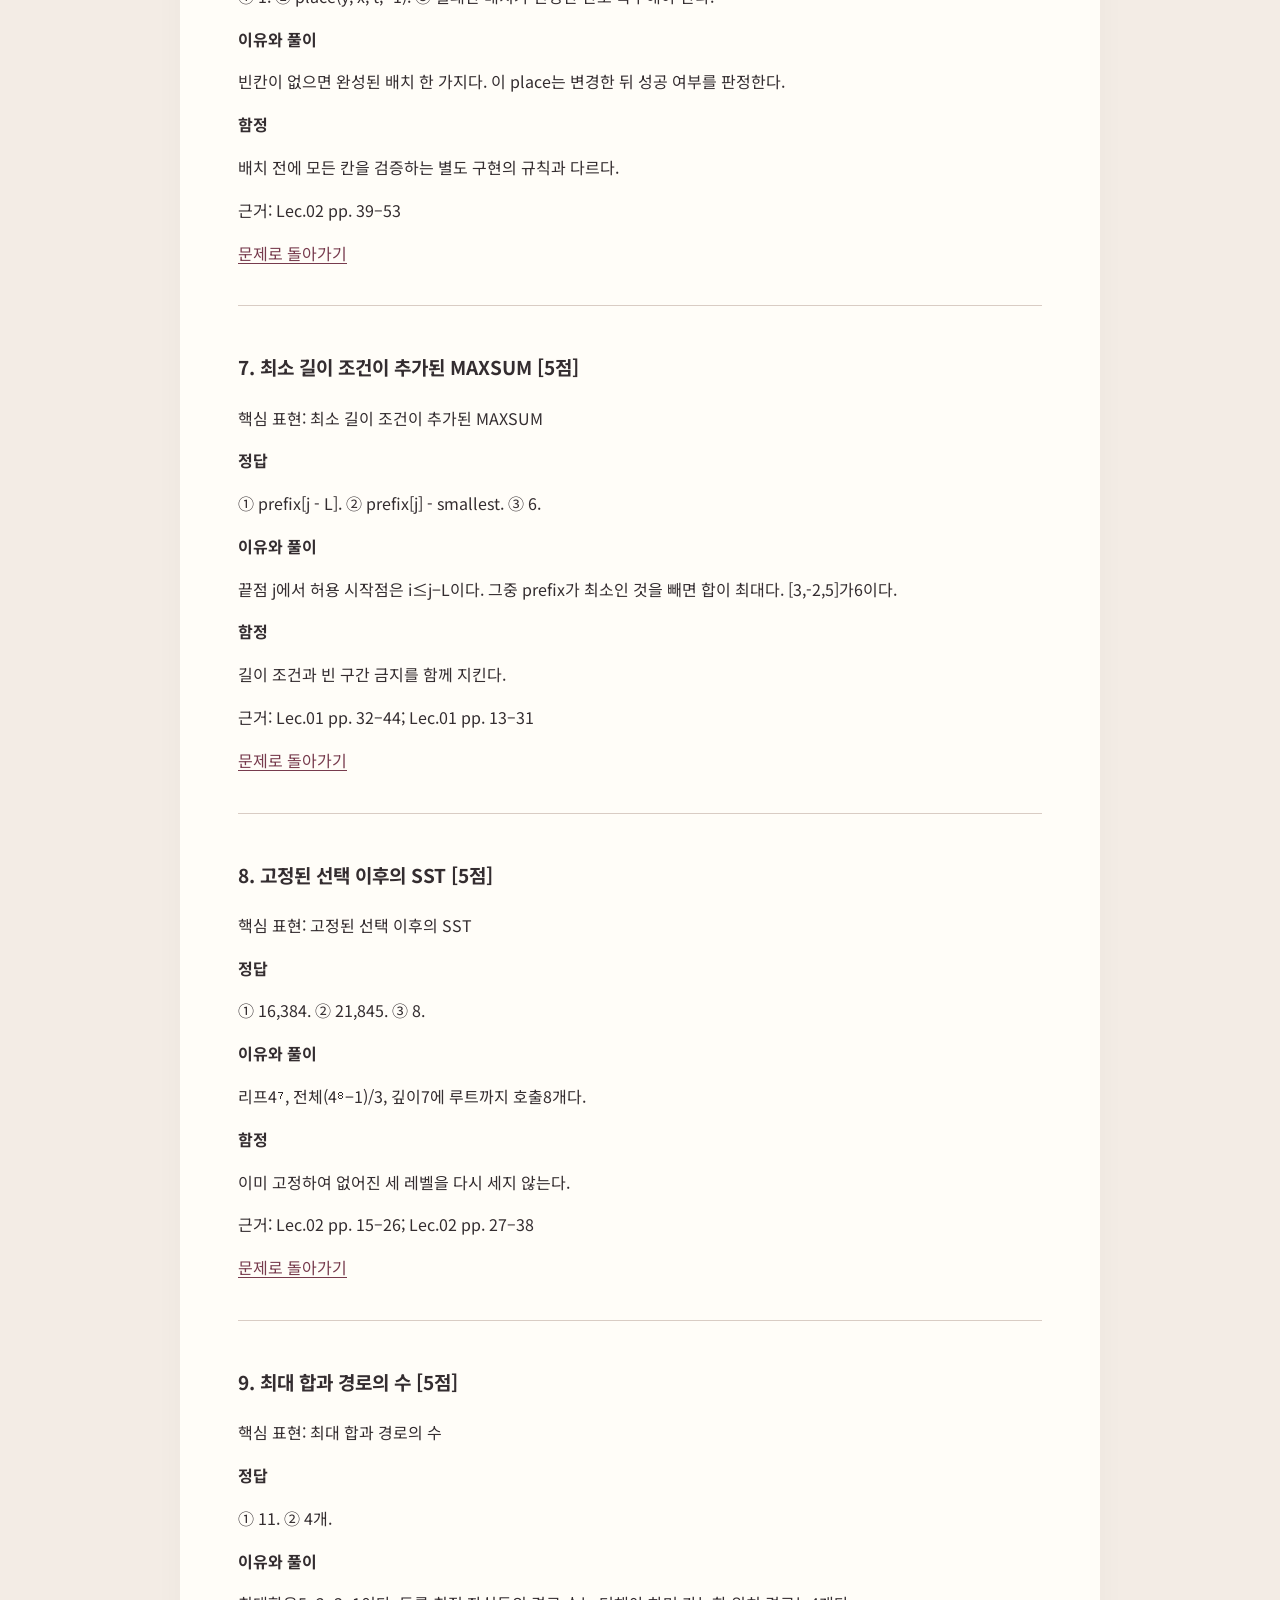
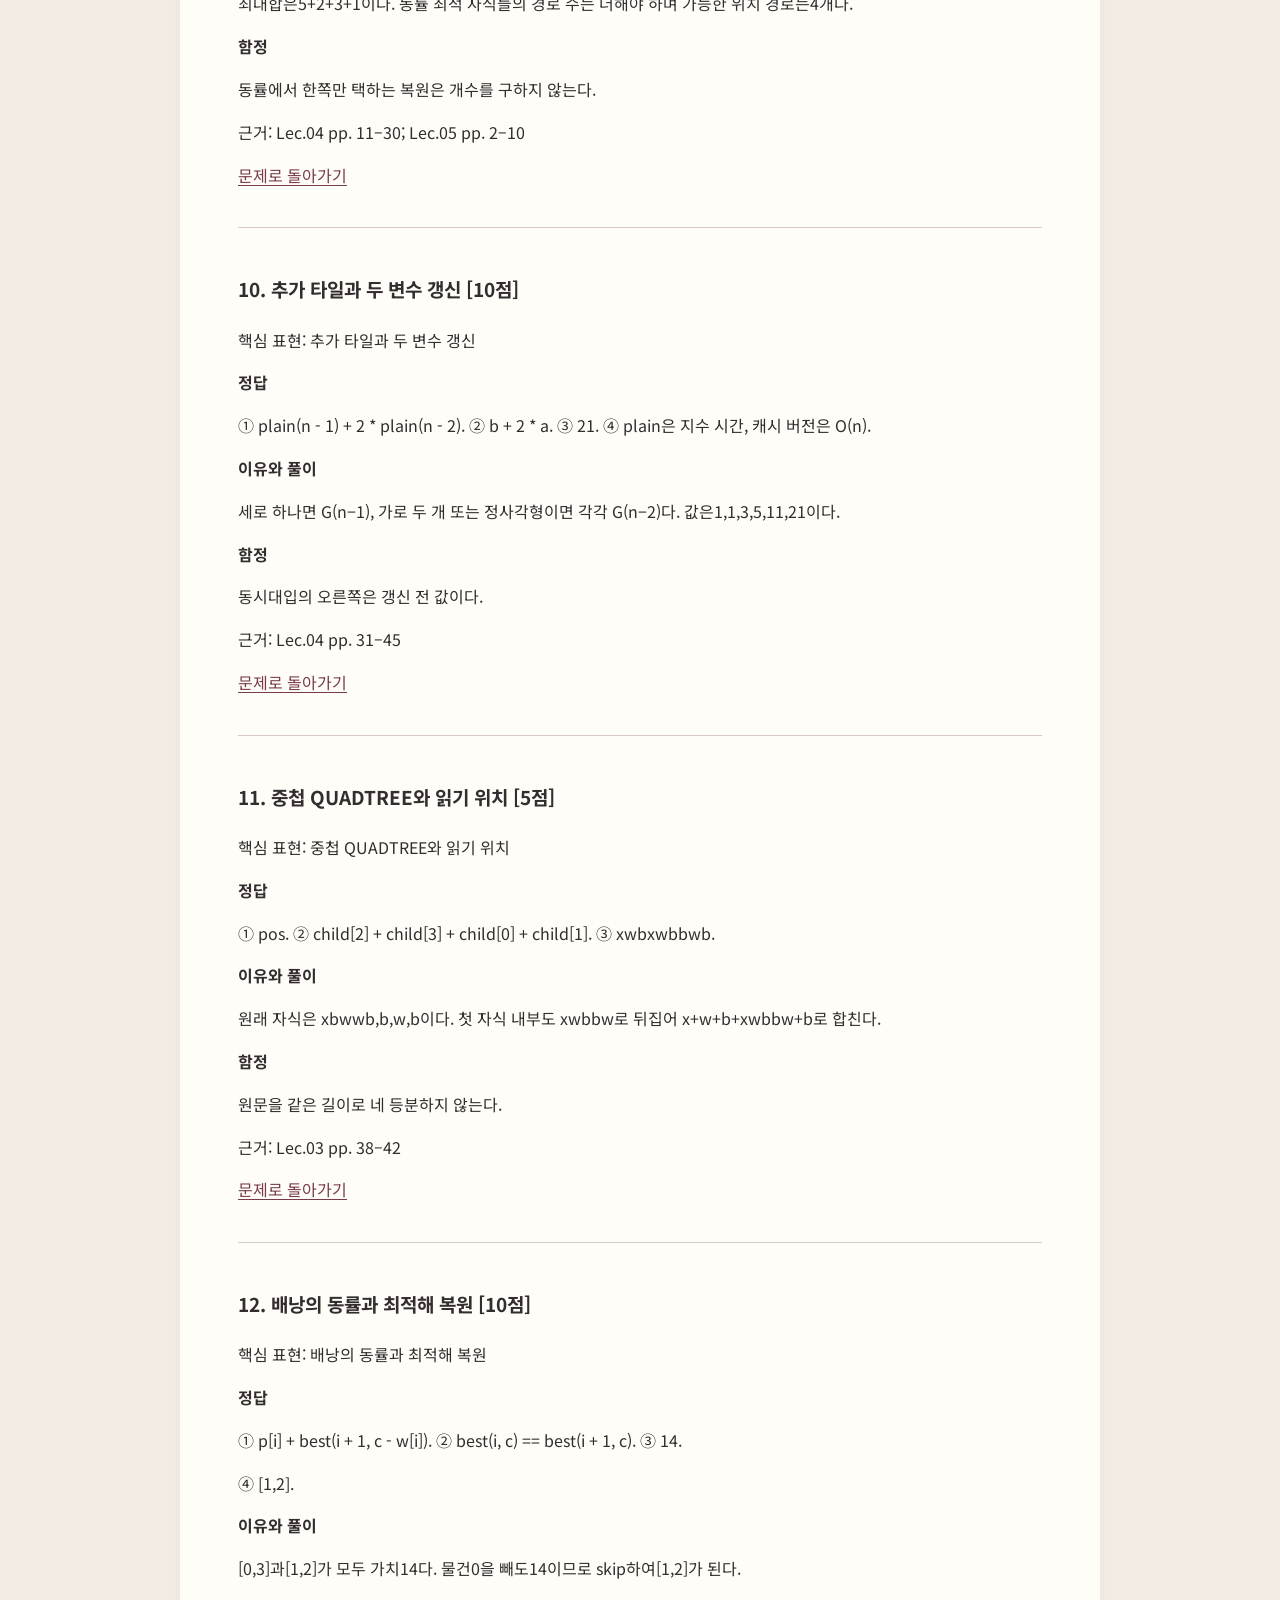
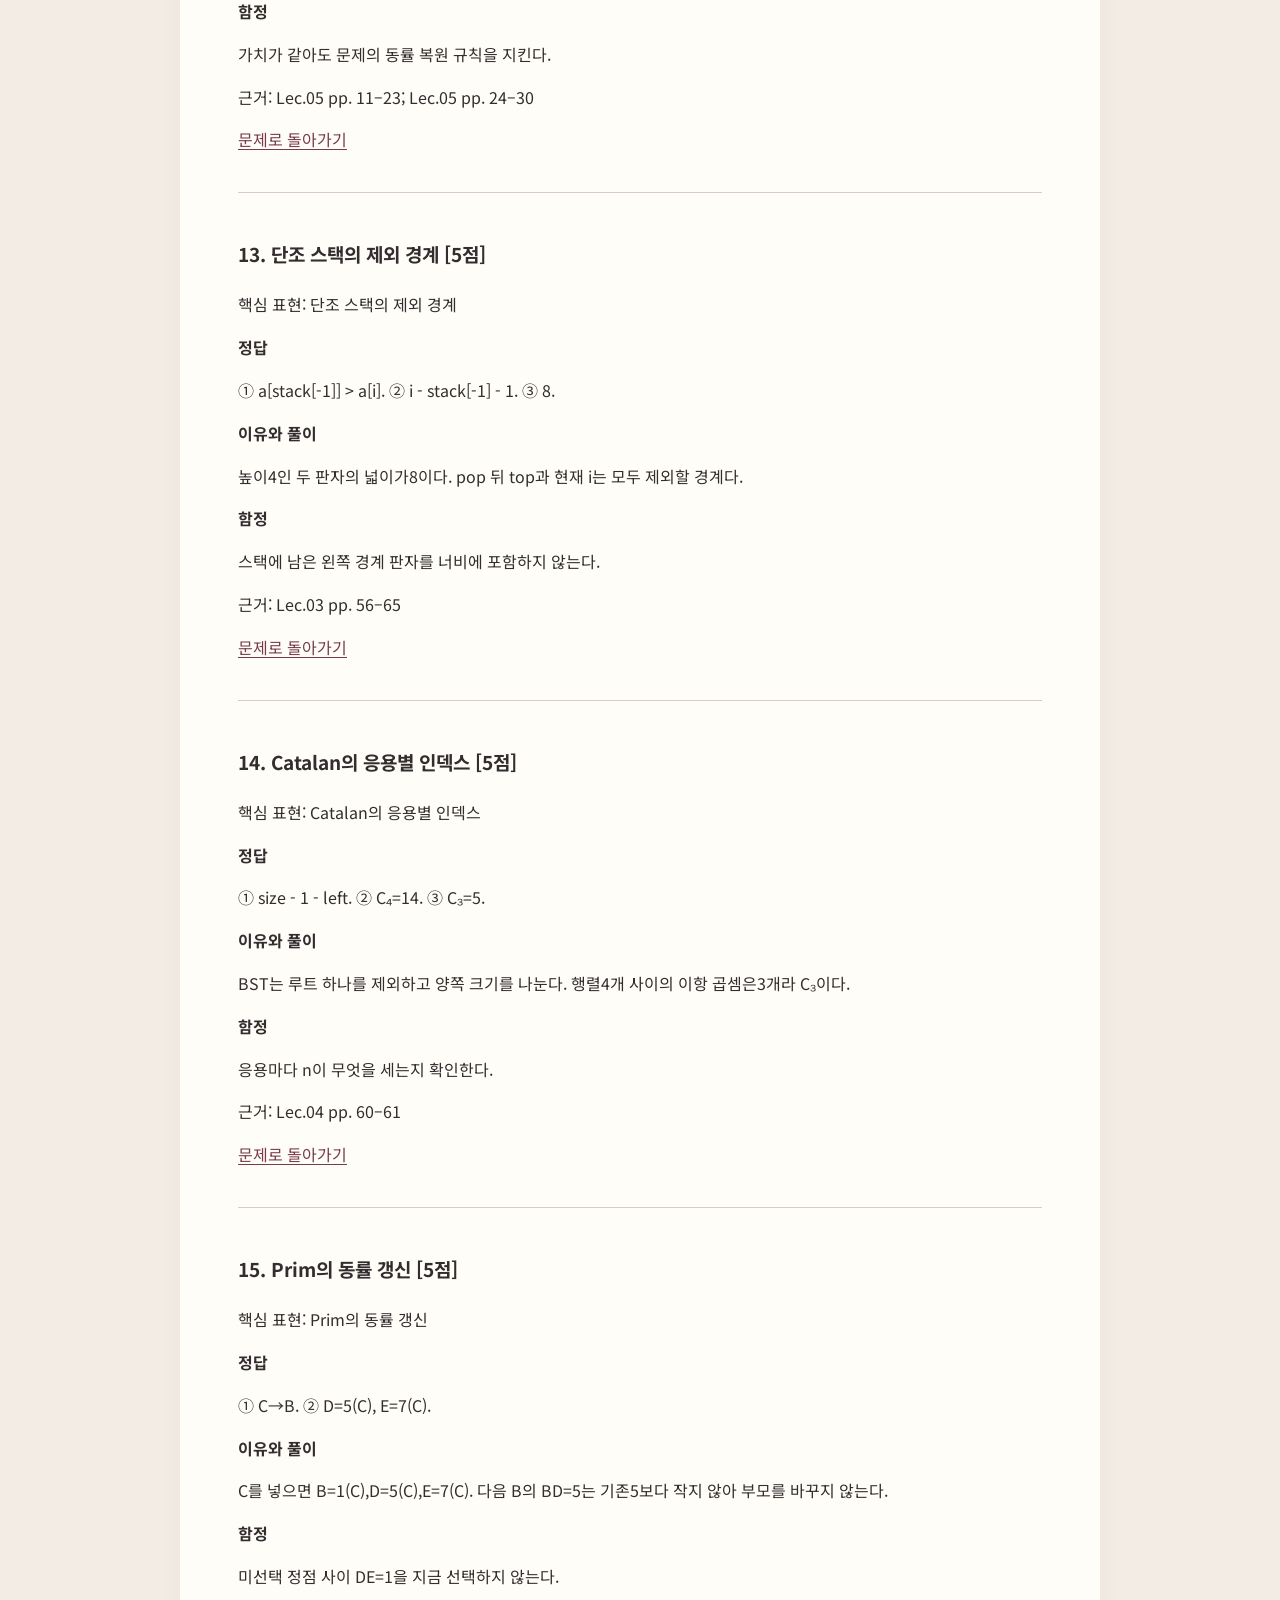
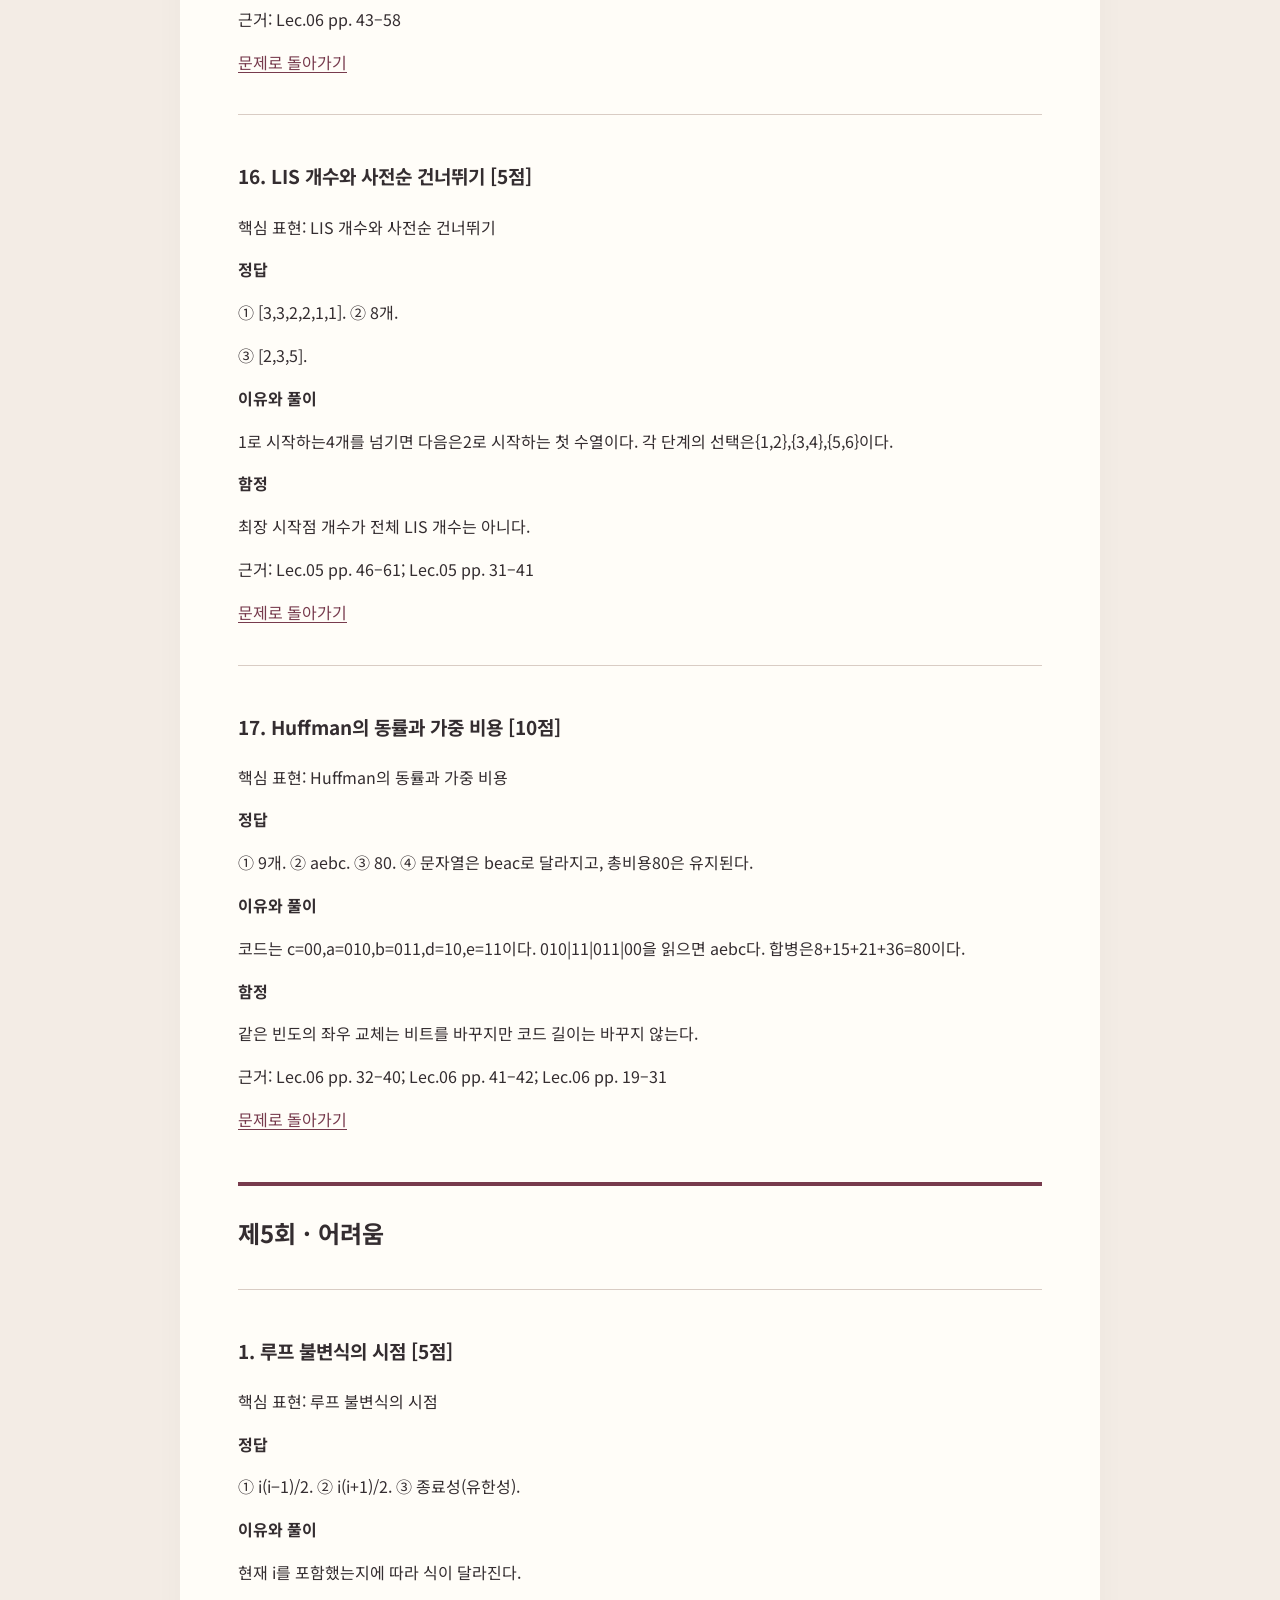
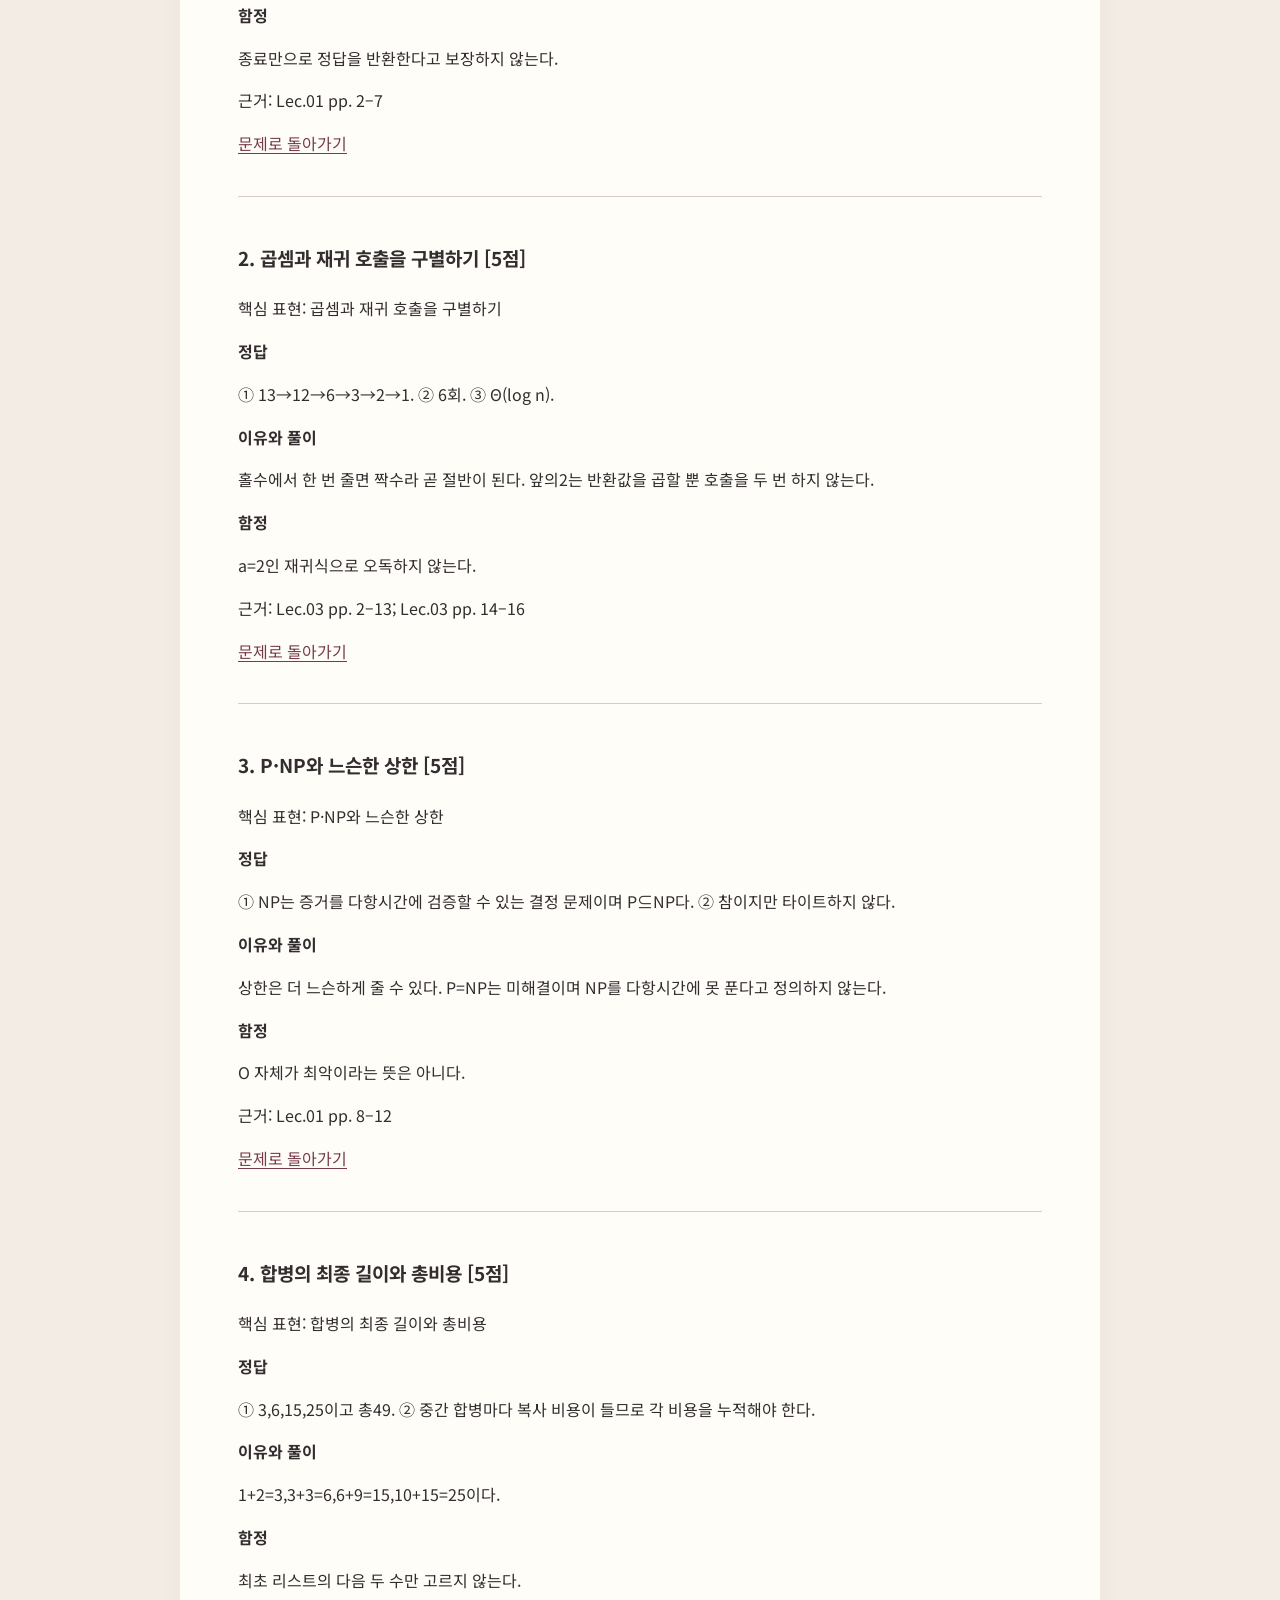
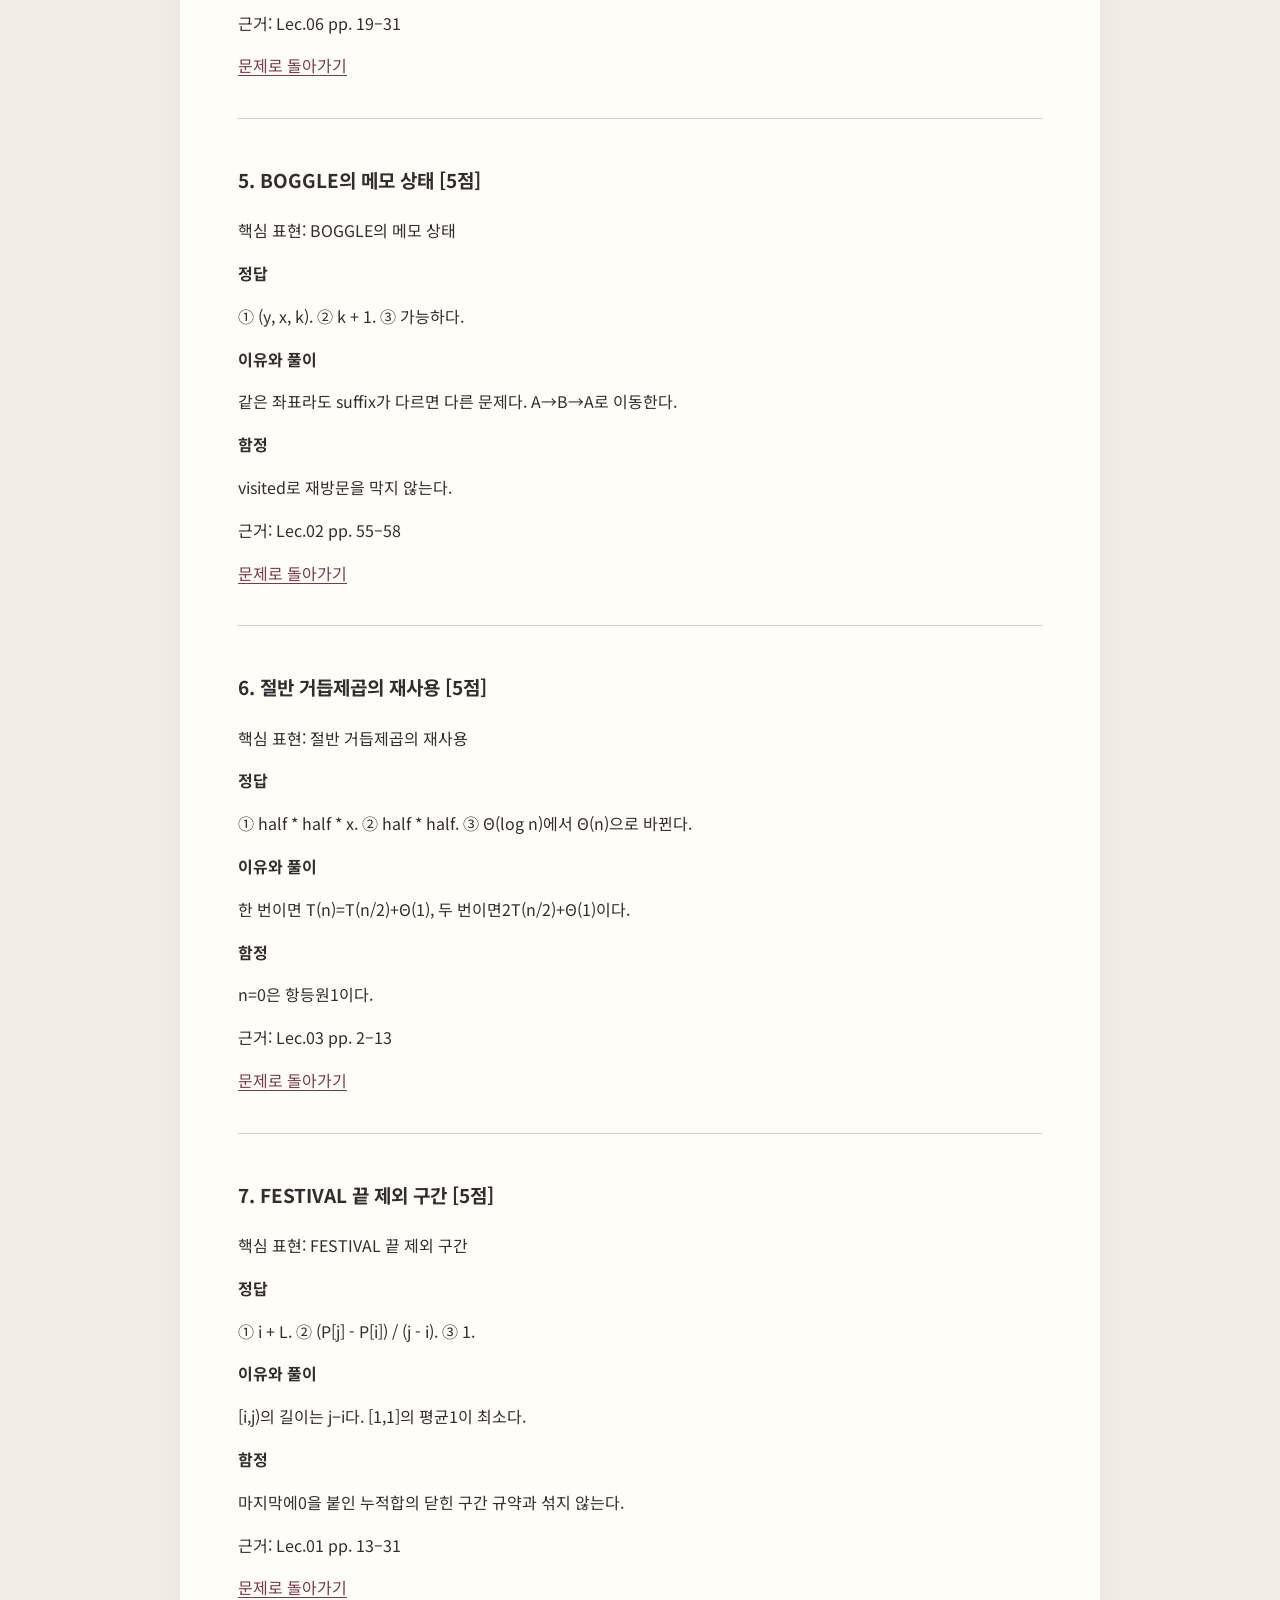
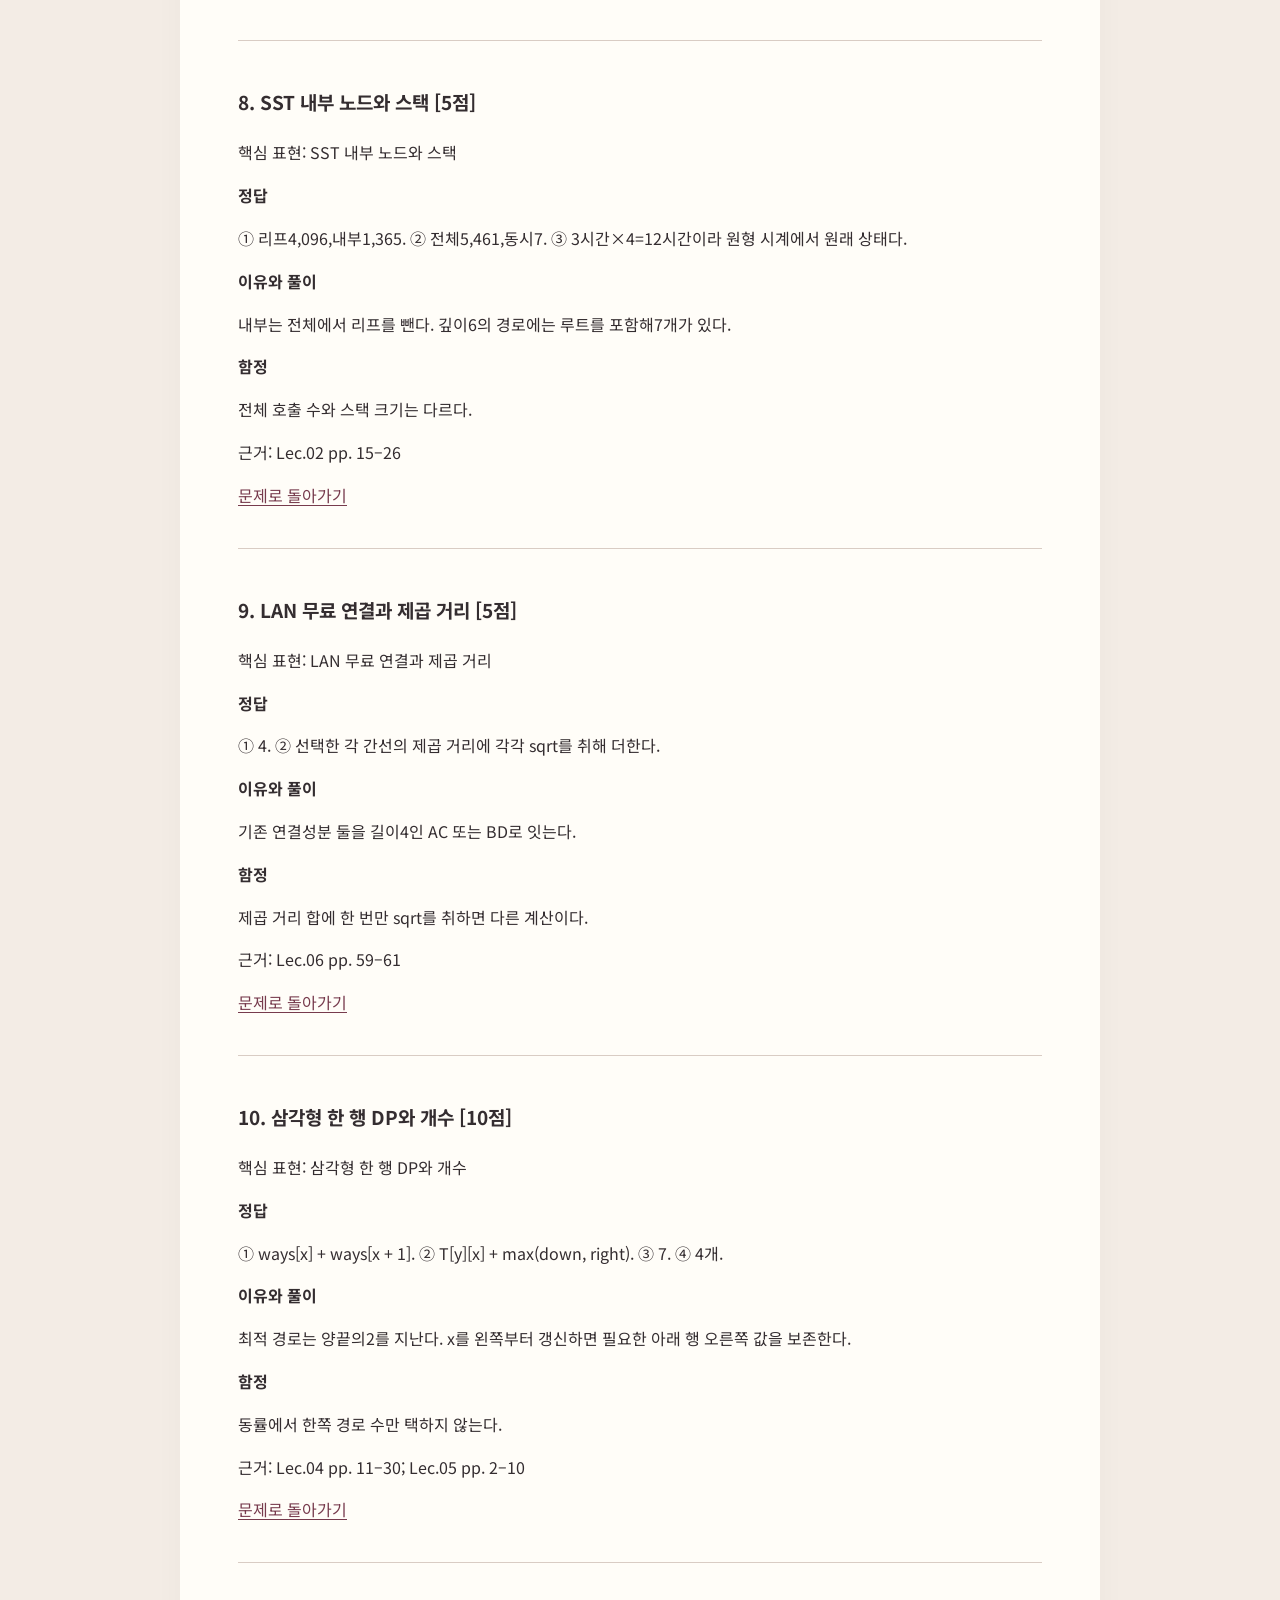
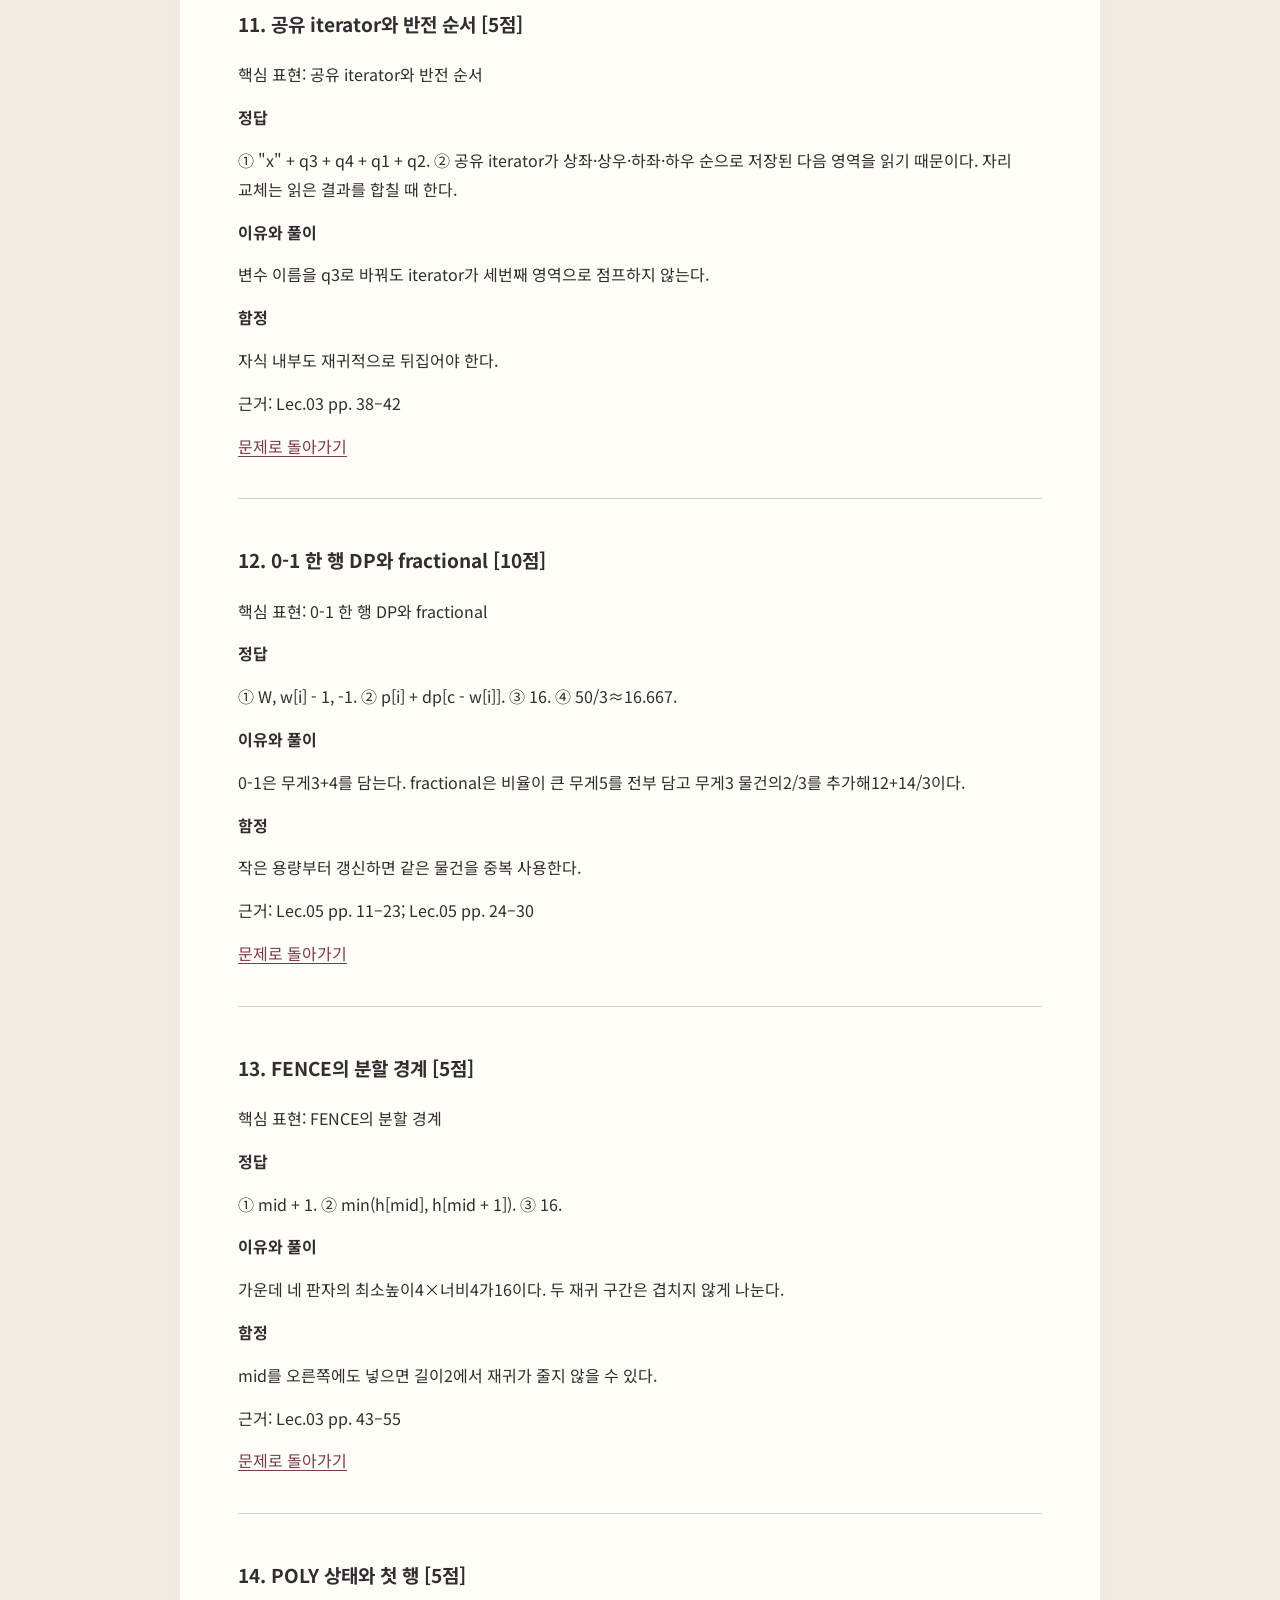
<file: 모의고사/4-5회_정답과_해설.html>
<!DOCTYPE html>
<html lang="ko"><head><meta charset="utf-8"/><meta content="width=device-width,initial-scale=1" name="viewport"/><title>어려움 4·5회 통합 정답·해설</title><link href="style.css" rel="stylesheet"/></head><body><nav class="top"><a href="index.html">모의고사 목록</a><a href="../학습실/index.html">학습실</a></nav><main id="main"><header><p class="eyebrow">ALGORITHMS 2 · ADVANCED PRACTICE</p><h1>어려움 4·5회 통합 정답·해설</h1></header><p><a href="PDF/알고리즘2_모의고사4-5회_통합정답해설_가로2단.pdf">4·5회 정답·해설 PDF · 가로2단</a></p><p>4·5회만의 통합 정답·해설이다. 동등한 답을 인정하며 소문항 배점을 따른다.</p><h2 class="section-start" id="paper4">제4회 · 어려움</h2><section class="q answer" id="p4q1"><h3>1. 유한성과 순환 반례 [5점]</h3>
<p>핵심 표현: 유한성과 순환 반례</p>
<p><strong>정답</strong></p>
<p>① 5→14→7→20→10→5. ② 종료하지 않는 입력이 있으므로 전체 입력에 대한 유한성을 만족하지 않는다.</p>
<p><strong>이유와 풀이</strong></p>
<p>5로 돌아오면 이후 상태도 반복된다. 종료 조건의 존재와 그 조건에 반드시 도달한다는 것은 다르다.</p>
<p><strong>함정</strong></p>
<p>3n+1의 미해결 문제와 구별한다. 5의 모든 배수가 순환한다는 결론은 나오지 않는다.</p>
<p>근거: Lec.01 pp. 2–7</p>
<a href="4회_어려움.html#q1">문제로 돌아가기</a></section><section class="q answer" id="p4q2"><h3>2. 재귀 레벨과 삼각 반복 [5점]</h3>
<p>핵심 표현: 재귀 레벨과 삼각 반복</p>
<p><strong>정답</strong></p>
<p>① a=4,b=2,k=2. ② Θ(n² log n).</p>
<p><strong>이유와 풀이</strong></p>
<p>삼각 반복은 n(n−1)/2번으로 Θ(n²)이다. 4=2²이므로 레벨마다 같은 차수의 비용이 든다.</p>
<p><strong>함정</strong></p>
<p>반복문의 개수와 재귀 호출 수를 합쳐 a를 구하지 않는다.</p>
<p>근거: Lec.03 pp. 14–16</p>
<a href="4회_어려움.html#q2">문제로 돌아가기</a></section><section class="q answer" id="p4q3"><h3>3. 제약이 바꾸는 상태 [5점]</h3>
<p>핵심 표현: 제약이 바꾸는 상태</p>
<p><strong>정답</strong></p>
<p>① 각각 Q, R. ② 남은 예산에 따라 가능한 뒷경로가 달라지는데 도시만으로는 이를 구별하지 못한다.</p>
<p><strong>이유와 풀이</strong></p>
<p>같은 대전에서도 남은 예산은 각각2만원·1만원이다. 강의의 이 분해에서는 부분 최적해를 무조건 이어 붙일 수 없다.</p>
<p><strong>함정</strong></p>
<p>예산까지 새 상태에 넣는 별도 모델에서조차 DP가 절대 불가능하다고 일반화하지 않는다.</p>
<p>근거: Lec.04 pp. 2–10</p>
<a href="4회_어려움.html#q3">문제로 돌아가기</a></section><section class="q answer" id="p4q4"><h3>4. 출전 순서와 동점 처리 [5점]</h3>
<p>핵심 표현: 출전 순서와 동점 처리</p>
<p><strong>정답</strong></p>
<p>① [6,9,7,10,3], 4승. ② bisect_left. 상대 이상인 첫 선수를 찾아야 한다.</p>
<p><strong>이유와 풀이</strong></p>
<p>첫 네 경기를 이기고 마지막은3을 낸다. bisect_right는 같은 레이팅을 건너뛴다.</p>
<p><strong>함정</strong></p>
<p>상대 출전 순서는 바꾸지 않는다.</p>
<p>근거: Lec.06 pp. 8–18</p>
<a href="4회_어려움.html#q4">문제로 돌아가기</a></section><section class="q answer" id="p4q5"><h3>5. 리스트 복사형 조합 [5점]</h3>
<p>핵심 표현: 리스트 복사형 조합</p>
<p><strong>정답</strong></p>
<p>① len(chosen) == r. ② i + 1. ③ 10.</p>
<p><strong>이유와 풀이</strong></p>
<p>chosen+[i]는 새 리스트다. i+1부터 골라 같은 집합의 순서 중복을 없앤다.</p>
<p><strong>함정</strong></p>
<p>공유 리스트 append/pop 구현의 복구 규칙을 섞지 않는다.</p>
<p>근거: Lec.02 pp. 2–14</p>
<a href="4회_어려움.html#q5">문제로 돌아가기</a></section><section class="q answer" id="p4q6"><h3>6. 실패한 배치의 복구 [5점]</h3>
<p>핵심 표현: 실패한 배치의 복구</p>
<p><strong>정답</strong></p>
<p>① 1. ② place(y, x, t, -1). ③ 실패한 배치가 변경한 칸도 복구해야 한다.</p>
<p><strong>이유와 풀이</strong></p>
<p>빈칸이 없으면 완성된 배치 한 가지다. 이 place는 변경한 뒤 성공 여부를 판정한다.</p>
<p><strong>함정</strong></p>
<p>배치 전에 모든 칸을 검증하는 별도 구현의 규칙과 다르다.</p>
<p>근거: Lec.02 pp. 39–53</p>
<a href="4회_어려움.html#q6">문제로 돌아가기</a></section><section class="q answer" id="p4q7"><h3>7. 최소 길이 조건이 추가된 MAXSUM [5점]</h3>
<p>핵심 표현: 최소 길이 조건이 추가된 MAXSUM</p>
<p><strong>정답</strong></p>
<p>① prefix[j - L]. ② prefix[j] - smallest. ③ 6.</p>
<p><strong>이유와 풀이</strong></p>
<p>끝점 j에서 허용 시작점은 i≤j−L이다. 그중 prefix가 최소인 것을 빼면 합이 최대다. [3,-2,5]가6이다.</p>
<p><strong>함정</strong></p>
<p>길이 조건과 빈 구간 금지를 함께 지킨다.</p>
<p>근거: Lec.01 pp. 32–44; Lec.01 pp. 13–31</p>
<a href="4회_어려움.html#q7">문제로 돌아가기</a></section><section class="q answer" id="p4q8"><h3>8. 고정된 선택 이후의 SST [5점]</h3>
<p>핵심 표현: 고정된 선택 이후의 SST</p>
<p><strong>정답</strong></p>
<p>① 16,384. ② 21,845. ③ 8.</p>
<p><strong>이유와 풀이</strong></p>
<p>리프4⁷, 전체(4⁸−1)/3, 깊이7에 루트까지 호출8개다.</p>
<p><strong>함정</strong></p>
<p>이미 고정하여 없어진 세 레벨을 다시 세지 않는다.</p>
<p>근거: Lec.02 pp. 15–26; Lec.02 pp. 27–38</p>
<a href="4회_어려움.html#q8">문제로 돌아가기</a></section><section class="q answer" id="p4q9"><h3>9. 최대 합과 경로의 수 [5점]</h3>
<p>핵심 표현: 최대 합과 경로의 수</p>
<p><strong>정답</strong></p>
<p>① 11. ② 4개.</p>
<p><strong>이유와 풀이</strong></p>
<p>최대합은5+2+3+1이다. 동률 최적 자식들의 경로 수는 더해야 하며 가능한 위치 경로는4개다.</p>
<p><strong>함정</strong></p>
<p>동률에서 한쪽만 택하는 복원은 개수를 구하지 않는다.</p>
<p>근거: Lec.04 pp. 11–30; Lec.05 pp. 2–10</p>
<a href="4회_어려움.html#q9">문제로 돌아가기</a></section><section class="q answer" id="p4q10"><h3>10. 추가 타일과 두 변수 갱신 [10점]</h3>
<p>핵심 표현: 추가 타일과 두 변수 갱신</p>
<p><strong>정답</strong></p>
<p>① plain(n - 1) + 2 * plain(n - 2). ② b + 2 * a. ③ 21. ④ plain은 지수 시간, 캐시 버전은 O(n).</p>
<p><strong>이유와 풀이</strong></p>
<p>세로 하나면 G(n−1), 가로 두 개 또는 정사각형이면 각각 G(n−2)다. 값은1,1,3,5,11,21이다.</p>
<p><strong>함정</strong></p>
<p>동시대입의 오른쪽은 갱신 전 값이다.</p>
<p>근거: Lec.04 pp. 31–45</p>
<a href="4회_어려움.html#q10">문제로 돌아가기</a></section><section class="q answer" id="p4q11"><h3>11. 중첩 QUADTREE와 읽기 위치 [5점]</h3>
<p>핵심 표현: 중첩 QUADTREE와 읽기 위치</p>
<p><strong>정답</strong></p>
<p>① pos. ② child[2] + child[3] + child[0] + child[1]. ③ xwbxwbbwb.</p>
<p><strong>이유와 풀이</strong></p>
<p>원래 자식은 xbwwb,b,w,b이다. 첫 자식 내부도 xwbbw로 뒤집어 x+w+b+xwbbw+b로 합친다.</p>
<p><strong>함정</strong></p>
<p>원문을 같은 길이로 네 등분하지 않는다.</p>
<p>근거: Lec.03 pp. 38–42</p>
<a href="4회_어려움.html#q11">문제로 돌아가기</a></section><section class="q answer" id="p4q12"><h3>12. 배낭의 동률과 최적해 복원 [10점]</h3>
<p>핵심 표현: 배낭의 동률과 최적해 복원</p>
<p><strong>정답</strong></p>
<p>① p[i] + best(i + 1, c - w[i]). ② best(i, c) == best(i + 1, c). ③ 14.</p>
<p>④ [1,2].</p>
<p><strong>이유와 풀이</strong></p>
<p>[0,3]과[1,2]가 모두 가치14다. 물건0을 빼도14이므로 skip하여[1,2]가 된다.</p>
<p><strong>함정</strong></p>
<p>가치가 같아도 문제의 동률 복원 규칙을 지킨다.</p>
<p>근거: Lec.05 pp. 11–23; Lec.05 pp. 24–30</p>
<a href="4회_어려움.html#q12">문제로 돌아가기</a></section><section class="q answer" id="p4q13"><h3>13. 단조 스택의 제외 경계 [5점]</h3>
<p>핵심 표현: 단조 스택의 제외 경계</p>
<p><strong>정답</strong></p>
<p>① a[stack[-1]] &gt; a[i]. ② i - stack[-1] - 1. ③ 8.</p>
<p><strong>이유와 풀이</strong></p>
<p>높이4인 두 판자의 넓이가8이다. pop 뒤 top과 현재 i는 모두 제외할 경계다.</p>
<p><strong>함정</strong></p>
<p>스택에 남은 왼쪽 경계 판자를 너비에 포함하지 않는다.</p>
<p>근거: Lec.03 pp. 56–65</p>
<a href="4회_어려움.html#q13">문제로 돌아가기</a></section><section class="q answer" id="p4q14"><h3>14. Catalan의 응용별 인덱스 [5점]</h3>
<p>핵심 표현: Catalan의 응용별 인덱스</p>
<p><strong>정답</strong></p>
<p>① size - 1 - left. ② C₄=14. ③ C₃=5.</p>
<p><strong>이유와 풀이</strong></p>
<p>BST는 루트 하나를 제외하고 양쪽 크기를 나눈다. 행렬4개 사이의 이항 곱셈은3개라 C₃이다.</p>
<p><strong>함정</strong></p>
<p>응용마다 n이 무엇을 세는지 확인한다.</p>
<p>근거: Lec.04 pp. 60–61</p>
<a href="4회_어려움.html#q14">문제로 돌아가기</a></section><section class="q answer" id="p4q15"><h3>15. Prim의 동률 갱신 [5점]</h3>
<p>핵심 표현: Prim의 동률 갱신</p>
<p><strong>정답</strong></p>
<p>① C→B. ② D=5(C), E=7(C).</p>
<p><strong>이유와 풀이</strong></p>
<p>C를 넣으면 B=1(C),D=5(C),E=7(C). 다음 B의 BD=5는 기존5보다 작지 않아 부모를 바꾸지 않는다.</p>
<p><strong>함정</strong></p>
<p>미선택 정점 사이 DE=1을 지금 선택하지 않는다.</p>
<p>근거: Lec.06 pp. 43–58</p>
<a href="4회_어려움.html#q15">문제로 돌아가기</a></section><section class="q answer" id="p4q16"><h3>16. LIS 개수와 사전순 건너뛰기 [5점]</h3>
<p>핵심 표현: LIS 개수와 사전순 건너뛰기</p>
<p><strong>정답</strong></p>
<p>① [3,3,2,2,1,1]. ② 8개.</p>
<p>③ [2,3,5].</p>
<p><strong>이유와 풀이</strong></p>
<p>1로 시작하는4개를 넘기면 다음은2로 시작하는 첫 수열이다. 각 단계의 선택은{1,2},{3,4},{5,6}이다.</p>
<p><strong>함정</strong></p>
<p>최장 시작점 개수가 전체 LIS 개수는 아니다.</p>
<p>근거: Lec.05 pp. 46–61; Lec.05 pp. 31–41</p>
<a href="4회_어려움.html#q16">문제로 돌아가기</a></section><section class="q answer" id="p4q17"><h3>17. Huffman의 동률과 가중 비용 [10점]</h3>
<p>핵심 표현: Huffman의 동률과 가중 비용</p>
<p><strong>정답</strong></p>
<p>① 9개. ② aebc. ③ 80. ④ 문자열은 beac로 달라지고, 총비용80은 유지된다.</p>
<p><strong>이유와 풀이</strong></p>
<p>코드는 c=00,a=010,b=011,d=10,e=11이다. 010|11|011|00을 읽으면 aebc다. 합병은8+15+21+36=80이다.</p>
<p><strong>함정</strong></p>
<p>같은 빈도의 좌우 교체는 비트를 바꾸지만 코드 길이는 바꾸지 않는다.</p>
<p>근거: Lec.06 pp. 32–40; Lec.06 pp. 41–42; Lec.06 pp. 19–31</p>
<a href="4회_어려움.html#q17">문제로 돌아가기</a></section><h2 class="section-start" id="paper5">제5회 · 어려움</h2><section class="q answer" id="p5q1"><h3>1. 루프 불변식의 시점 [5점]</h3>
<p>핵심 표현: 루프 불변식의 시점</p>
<p><strong>정답</strong></p>
<p>① i(i−1)/2. ② i(i+1)/2. ③ 종료성(유한성).</p>
<p><strong>이유와 풀이</strong></p>
<p>현재 i를 포함했는지에 따라 식이 달라진다.</p>
<p><strong>함정</strong></p>
<p>종료만으로 정답을 반환한다고 보장하지 않는다.</p>
<p>근거: Lec.01 pp. 2–7</p>
<a href="5회_어려움.html#q1">문제로 돌아가기</a></section><section class="q answer" id="p5q2"><h3>2. 곱셈과 재귀 호출을 구별하기 [5점]</h3>
<p>핵심 표현: 곱셈과 재귀 호출을 구별하기</p>
<p><strong>정답</strong></p>
<p>① 13→12→6→3→2→1. ② 6회. ③ Θ(log n).</p>
<p><strong>이유와 풀이</strong></p>
<p>홀수에서 한 번 줄면 짝수라 곧 절반이 된다. 앞의2는 반환값을 곱할 뿐 호출을 두 번 하지 않는다.</p>
<p><strong>함정</strong></p>
<p>a=2인 재귀식으로 오독하지 않는다.</p>
<p>근거: Lec.03 pp. 2–13; Lec.03 pp. 14–16</p>
<a href="5회_어려움.html#q2">문제로 돌아가기</a></section><section class="q answer" id="p5q3"><h3>3. P·NP와 느슨한 상한 [5점]</h3>
<p>핵심 표현: P·NP와 느슨한 상한</p>
<p><strong>정답</strong></p>
<p>① NP는 증거를 다항시간에 검증할 수 있는 결정 문제이며 P⊆NP다. ② 참이지만 타이트하지 않다.</p>
<p><strong>이유와 풀이</strong></p>
<p>상한은 더 느슨하게 줄 수 있다. P=NP는 미해결이며 NP를 다항시간에 못 푼다고 정의하지 않는다.</p>
<p><strong>함정</strong></p>
<p>O 자체가 최악이라는 뜻은 아니다.</p>
<p>근거: Lec.01 pp. 8–12</p>
<a href="5회_어려움.html#q3">문제로 돌아가기</a></section><section class="q answer" id="p5q4"><h3>4. 합병의 최종 길이와 총비용 [5점]</h3>
<p>핵심 표현: 합병의 최종 길이와 총비용</p>
<p><strong>정답</strong></p>
<p>① 3,6,15,25이고 총49. ② 중간 합병마다 복사 비용이 들므로 각 비용을 누적해야 한다.</p>
<p><strong>이유와 풀이</strong></p>
<p>1+2=3,3+3=6,6+9=15,10+15=25이다.</p>
<p><strong>함정</strong></p>
<p>최초 리스트의 다음 두 수만 고르지 않는다.</p>
<p>근거: Lec.06 pp. 19–31</p>
<a href="5회_어려움.html#q4">문제로 돌아가기</a></section><section class="q answer" id="p5q5"><h3>5. BOGGLE의 메모 상태 [5점]</h3>
<p>핵심 표현: BOGGLE의 메모 상태</p>
<p><strong>정답</strong></p>
<p>① (y, x, k). ② k + 1. ③ 가능하다.</p>
<p><strong>이유와 풀이</strong></p>
<p>같은 좌표라도 suffix가 다르면 다른 문제다. A→B→A로 이동한다.</p>
<p><strong>함정</strong></p>
<p>visited로 재방문을 막지 않는다.</p>
<p>근거: Lec.02 pp. 55–58</p>
<a href="5회_어려움.html#q5">문제로 돌아가기</a></section><section class="q answer" id="p5q6"><h3>6. 절반 거듭제곱의 재사용 [5점]</h3>
<p>핵심 표현: 절반 거듭제곱의 재사용</p>
<p><strong>정답</strong></p>
<p>① half * half * x. ② half * half. ③ Θ(log n)에서 Θ(n)으로 바뀐다.</p>
<p><strong>이유와 풀이</strong></p>
<p>한 번이면 T(n)=T(n/2)+Θ(1), 두 번이면2T(n/2)+Θ(1)이다.</p>
<p><strong>함정</strong></p>
<p>n=0은 항등원1이다.</p>
<p>근거: Lec.03 pp. 2–13</p>
<a href="5회_어려움.html#q6">문제로 돌아가기</a></section><section class="q answer" id="p5q7"><h3>7. FESTIVAL 끝 제외 구간 [5점]</h3>
<p>핵심 표현: FESTIVAL 끝 제외 구간</p>
<p><strong>정답</strong></p>
<p>① i + L. ② (P[j] - P[i]) / (j - i). ③ 1.</p>
<p><strong>이유와 풀이</strong></p>
<p>[i,j)의 길이는 j−i다. [1,1]의 평균1이 최소다.</p>
<p><strong>함정</strong></p>
<p>마지막에0을 붙인 누적합의 닫힌 구간 규약과 섞지 않는다.</p>
<p>근거: Lec.01 pp. 13–31</p>
<a href="5회_어려움.html#q7">문제로 돌아가기</a></section><section class="q answer" id="p5q8"><h3>8. SST 내부 노드와 스택 [5점]</h3>
<p>핵심 표현: SST 내부 노드와 스택</p>
<p><strong>정답</strong></p>
<p>① 리프4,096,내부1,365. ② 전체5,461,동시7. ③ 3시간×4=12시간이라 원형 시계에서 원래 상태다.</p>
<p><strong>이유와 풀이</strong></p>
<p>내부는 전체에서 리프를 뺀다. 깊이6의 경로에는 루트를 포함해7개가 있다.</p>
<p><strong>함정</strong></p>
<p>전체 호출 수와 스택 크기는 다르다.</p>
<p>근거: Lec.02 pp. 15–26</p>
<a href="5회_어려움.html#q8">문제로 돌아가기</a></section><section class="q answer" id="p5q9"><h3>9. LAN 무료 연결과 제곱 거리 [5점]</h3>
<p>핵심 표현: LAN 무료 연결과 제곱 거리</p>
<p><strong>정답</strong></p>
<p>① 4. ② 선택한 각 간선의 제곱 거리에 각각 sqrt를 취해 더한다.</p>
<p><strong>이유와 풀이</strong></p>
<p>기존 연결성분 둘을 길이4인 AC 또는 BD로 잇는다.</p>
<p><strong>함정</strong></p>
<p>제곱 거리 합에 한 번만 sqrt를 취하면 다른 계산이다.</p>
<p>근거: Lec.06 pp. 59–61</p>
<a href="5회_어려움.html#q9">문제로 돌아가기</a></section><section class="q answer" id="p5q10"><h3>10. 삼각형 한 행 DP와 개수 [10점]</h3>
<p>핵심 표현: 삼각형 한 행 DP와 개수</p>
<p><strong>정답</strong></p>
<p>① ways[x] + ways[x + 1]. ② T[y][x] + max(down, right). ③ 7. ④ 4개.</p>
<p><strong>이유와 풀이</strong></p>
<p>최적 경로는 양끝의2를 지난다. x를 왼쪽부터 갱신하면 필요한 아래 행 오른쪽 값을 보존한다.</p>
<p><strong>함정</strong></p>
<p>동률에서 한쪽 경로 수만 택하지 않는다.</p>
<p>근거: Lec.04 pp. 11–30; Lec.05 pp. 2–10</p>
<a href="5회_어려움.html#q10">문제로 돌아가기</a></section><section class="q answer" id="p5q11"><h3>11. 공유 iterator와 반전 순서 [5점]</h3>
<p>핵심 표현: 공유 iterator와 반전 순서</p>
<p><strong>정답</strong></p>
<p>① "x" + q3 + q4 + q1 + q2. ② 공유 iterator가 상좌·상우·하좌·하우 순으로 저장된 다음 영역을 읽기 때문이다. 자리 교체는 읽은 결과를 합칠 때 한다.</p>
<p><strong>이유와 풀이</strong></p>
<p>변수 이름을 q3로 바꿔도 iterator가 세번째 영역으로 점프하지 않는다.</p>
<p><strong>함정</strong></p>
<p>자식 내부도 재귀적으로 뒤집어야 한다.</p>
<p>근거: Lec.03 pp. 38–42</p>
<a href="5회_어려움.html#q11">문제로 돌아가기</a></section><section class="q answer" id="p5q12"><h3>12. 0-1 한 행 DP와 fractional [10점]</h3>
<p>핵심 표현: 0-1 한 행 DP와 fractional</p>
<p><strong>정답</strong></p>
<p>① W, w[i] - 1, -1. ② p[i] + dp[c - w[i]]. ③ 16. ④ 50/3≈16.667.</p>
<p><strong>이유와 풀이</strong></p>
<p>0-1은 무게3+4를 담는다. fractional은 비율이 큰 무게5를 전부 담고 무게3 물건의2/3를 추가해12+14/3이다.</p>
<p><strong>함정</strong></p>
<p>작은 용량부터 갱신하면 같은 물건을 중복 사용한다.</p>
<p>근거: Lec.05 pp. 11–23; Lec.05 pp. 24–30</p>
<a href="5회_어려움.html#q12">문제로 돌아가기</a></section><section class="q answer" id="p5q13"><h3>13. FENCE의 분할 경계 [5점]</h3>
<p>핵심 표현: FENCE의 분할 경계</p>
<p><strong>정답</strong></p>
<p>① mid + 1. ② min(h[mid], h[mid + 1]). ③ 16.</p>
<p><strong>이유와 풀이</strong></p>
<p>가운데 네 판자의 최소높이4×너비4가16이다. 두 재귀 구간은 겹치지 않게 나눈다.</p>
<p><strong>함정</strong></p>
<p>mid를 오른쪽에도 넣으면 길이2에서 재귀가 줄지 않을 수 있다.</p>
<p>근거: Lec.03 pp. 43–55</p>
<a href="5회_어려움.html#q13">문제로 돌아가기</a></section><section class="q answer" id="p5q14"><h3>14. POLY 상태와 첫 행 [5점]</h3>
<p>핵심 표현: POLY 상태와 첫 행</p>
<p><strong>정답</strong></p>
<p>① n - f. ② 1. ③ 6.</p>
<p><strong>이유와 풀이</strong></p>
<p>P(3,1)=3,P(3,2)=2,P(3,3)=1을 합친다. 첫 행만 남으면 배치는 한 가지다.</p>
<p><strong>함정</strong></p>
<p>다음 행 s는 새로운 첫 행 길이가 된다.</p>
<p>근거: Lec.04 pp. 46–59</p>
<a href="5회_어려움.html#q14">문제로 돌아가기</a></section><section class="q answer" id="p5q15"><h3>15. Prim 힙의 중복 후보 [5점]</h3>
<p>핵심 표현: Prim 힙의 중복 후보</p>
<p><strong>정답</strong></p>
<p>① C를 비용1, D를 비용3으로 선택. ② (2,C,A). ③ 이미 선택된 C의 비용을 다시 더하기 때문이다.</p>
<p><strong>이유와 풀이</strong></p>
<p>C를 넣으면(3,D,C)가 추가된다. (2,C,A)를 버린 뒤 비용3의 D를 고른다.</p>
<p><strong>함정</strong></p>
<p>힙의 오래된 후보를 방문 배열로 걸러야 한다.</p>
<p>근거: Lec.06 pp. 43–58</p>
<a href="5회_어려움.html#q15">문제로 돌아가기</a></section><section class="q answer" id="p5q16"><h3>16. tails·개수·k번째 해의 차이 [5점]</h3>
<p>핵심 표현: tails·개수·k번째 해의 차이</p>
<p><strong>정답</strong></p>
<p>① [1,2,5,6,7]. ② 3개.</p>
<p>③ [3,4,5,6,7].</p>
<p><strong>이유와 풀이</strong></p>
<p>길이5의 LIS는[1,2,5,6,7],[1,4,5,6,7],[3,4,5,6,7]이다. 앞의 두 수열 묶음을 넘기면3으로 시작하는 세번째 해다.</p>
<p><strong>함정</strong></p>
<p>tails가 이번에는 실제 LIS 한 개와 일치하지만 전체 개수나 k번째 해를 저장하는 배열은 아니다.</p>
<p>근거: Lec.05 pp. 42–45; Lec.05 pp. 46–61</p>
<a href="5회_어려움.html#q16">문제로 돌아가기</a></section><section class="q answer" id="p5q17"><h3>17. Huffman 읽기 위치와 트리 해석 [10점]</h3>
<p>핵심 표현: Huffman 읽기 위치와 트리 해석</p>
<p><strong>정답</strong></p>
<p>① ACBD. ② 111110010. ③ i.루트 복귀 자체는 새 비트를 소비하지 않는다. ④ 내부3개,전체7개.</p>
<p><strong>이유와 풀이</strong></p>
<p>코드는 A=0,B=10,C=110,D=111이다. 0|110|10|111로 읽는다. DCAB는111|110|0|10이다.</p>
<p><strong>함정</strong></p>
<p>내부에서 간선을 따라갈 때만 읽기 위치를 한 칸 늘린다.</p>
<p>근거: Lec.06 pp. 41–42; Lec.06 pp. 32–40</p>
<a href="5회_어려움.html#q17">문제로 돌아가기</a></section><footer>자체 제작 예상 문제·자체 풀이 · 실제 시험·공식 해설 아님<br/>범위: Lec.00–06 · 난도는 설계 목표이며 실제 응시자 측정값이 아님</footer></main></body></html>
</file>
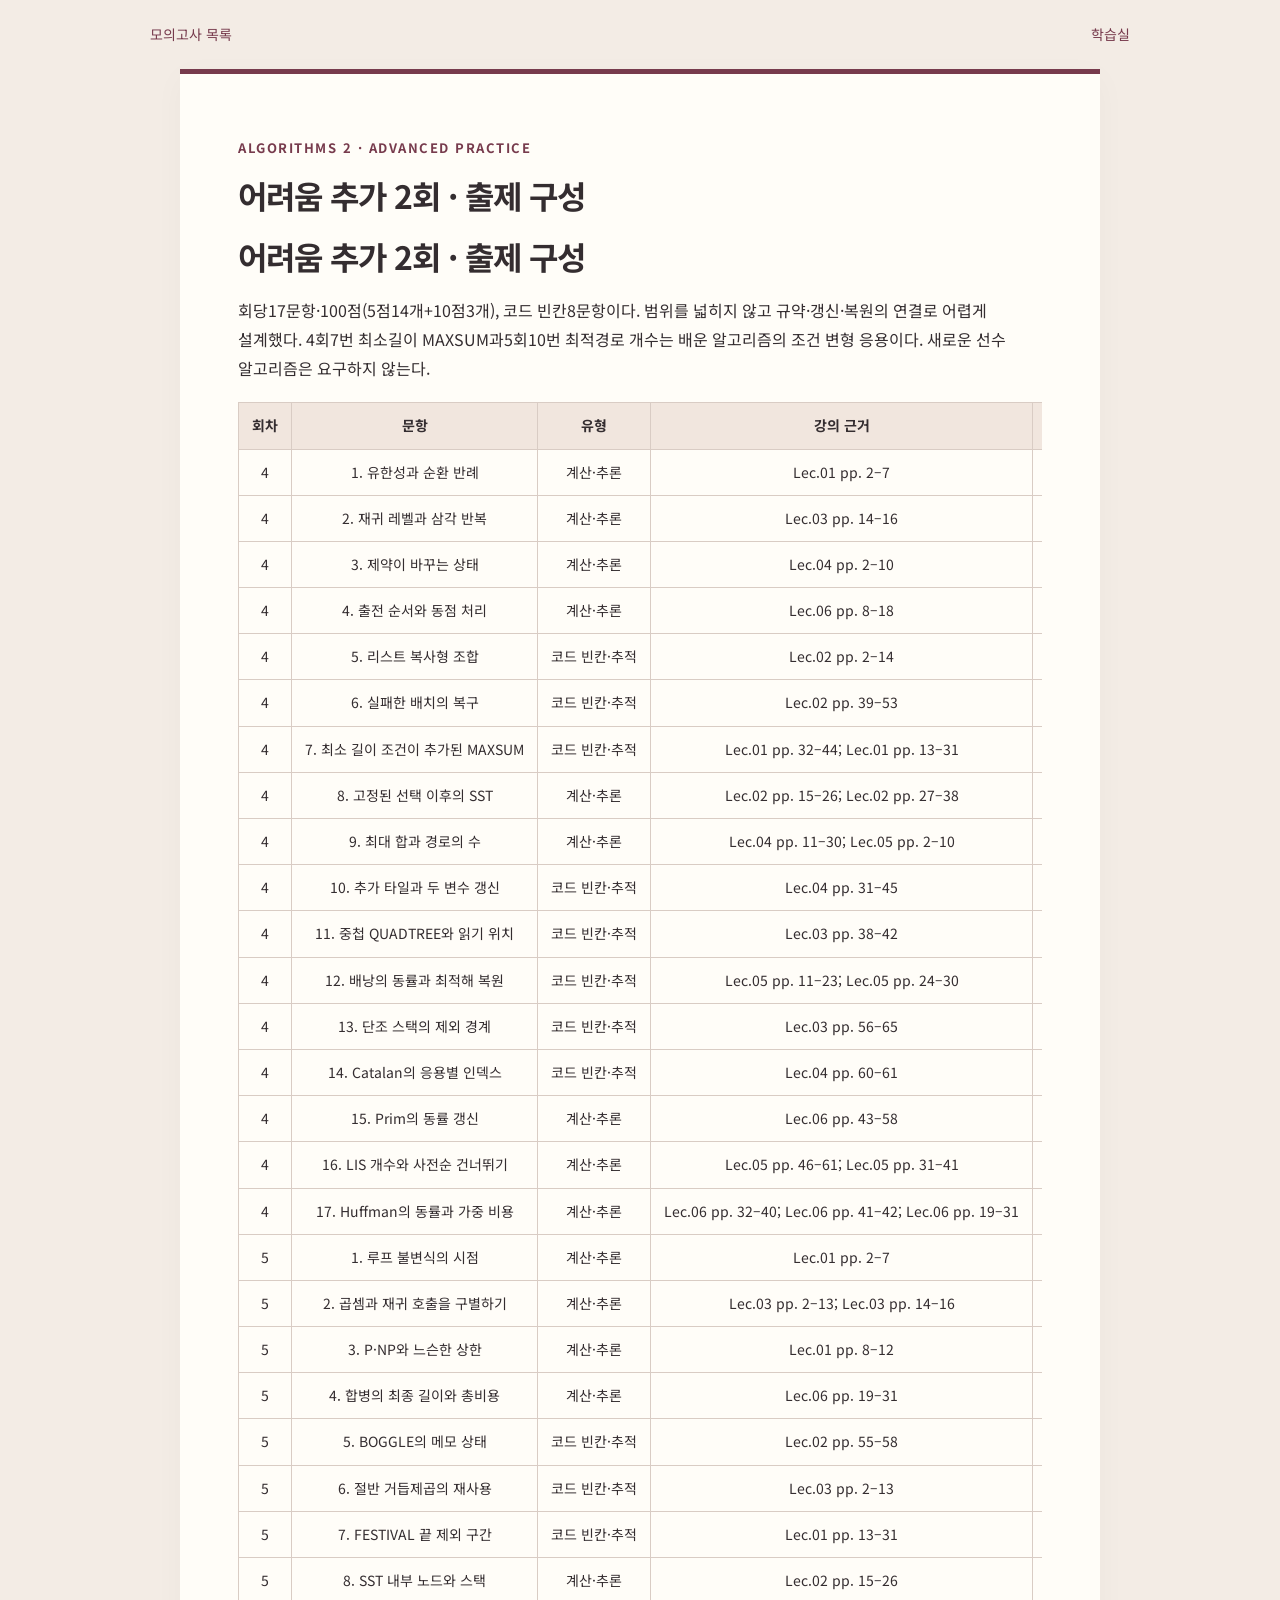
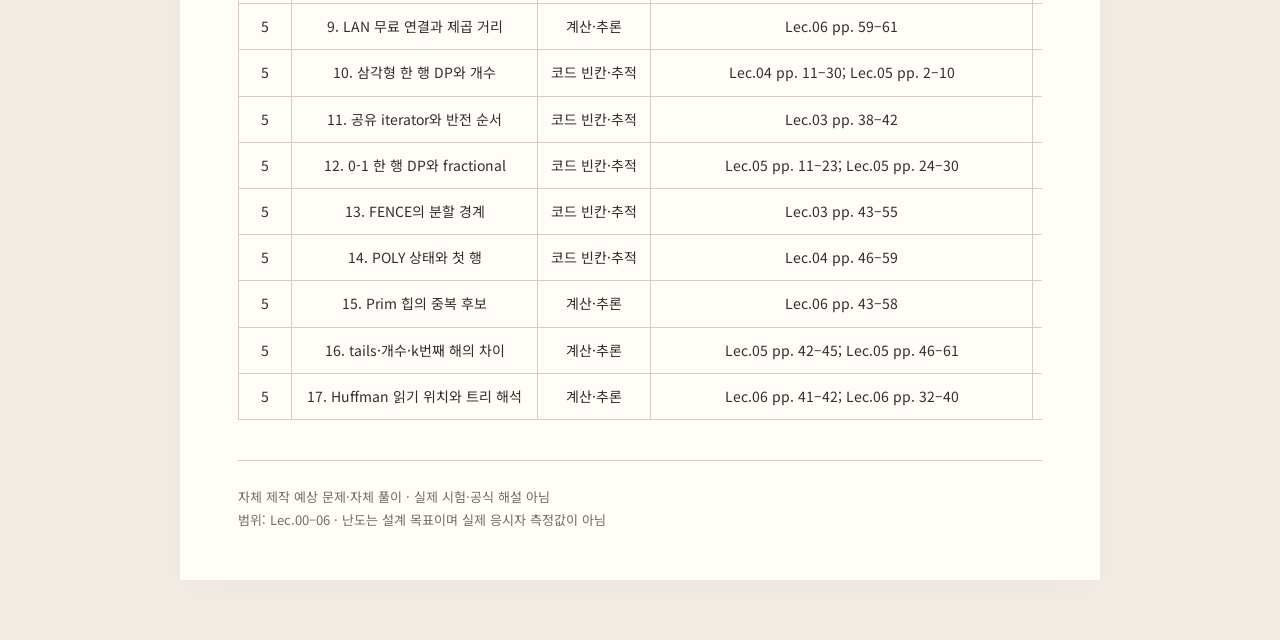
<file: 모의고사/4-5회_출제구성.html>
<!DOCTYPE html>
<html lang="ko"><head><meta charset="utf-8"/><meta content="width=device-width,initial-scale=1" name="viewport"/><title>어려움 추가 2회 · 출제 구성</title><link href="style.css" rel="stylesheet"/></head><body><nav class="top"><a href="index.html">모의고사 목록</a><a href="../학습실/index.html">학습실</a></nav><main id="main"><header><p class="eyebrow">ALGORITHMS 2 · ADVANCED PRACTICE</p><h1>어려움 추가 2회 · 출제 구성</h1></header><h1>어려움 추가 2회 · 출제 구성</h1>
<p>회당17문항·100점(5점14개+10점3개), 코드 빈칸8문항이다. 범위를 넓히지 않고 규약·갱신·복원의 연결로 어렵게 설계했다. 4회7번 최소길이 MAXSUM과5회10번 최적경로 개수는 배운 알고리즘의 조건 변형 응용이다. 새로운 선수 알고리즘은 요구하지 않는다.</p>
<div class="table-wrap"><table>
<thead>
<tr>
<th>회차</th>
<th>문항</th>
<th>유형</th>
<th>강의 근거</th>
<th>난도 요소</th>
</tr>
</thead>
<tbody>
<tr>
<td>4</td>
<td>1. 유한성과 순환 반례</td>
<td>계산·추론</td>
<td>Lec.01 pp. 2–7</td>
<td>조건·시점·동률 구분과 다단계 추적</td>
</tr>
<tr>
<td>4</td>
<td>2. 재귀 레벨과 삼각 반복</td>
<td>계산·추론</td>
<td>Lec.03 pp. 14–16</td>
<td>조건·시점·동률 구분과 다단계 추적</td>
</tr>
<tr>
<td>4</td>
<td>3. 제약이 바꾸는 상태</td>
<td>계산·추론</td>
<td>Lec.04 pp. 2–10</td>
<td>조건·시점·동률 구분과 다단계 추적</td>
</tr>
<tr>
<td>4</td>
<td>4. 출전 순서와 동점 처리</td>
<td>계산·추론</td>
<td>Lec.06 pp. 8–18</td>
<td>조건·시점·동률 구분과 다단계 추적</td>
</tr>
<tr>
<td>4</td>
<td>5. 리스트 복사형 조합</td>
<td>코드 빈칸·추적</td>
<td>Lec.02 pp. 2–14</td>
<td>조건·시점·동률 구분과 다단계 추적</td>
</tr>
<tr>
<td>4</td>
<td>6. 실패한 배치의 복구</td>
<td>코드 빈칸·추적</td>
<td>Lec.02 pp. 39–53</td>
<td>조건·시점·동률 구분과 다단계 추적</td>
</tr>
<tr>
<td>4</td>
<td>7. 최소 길이 조건이 추가된 MAXSUM</td>
<td>코드 빈칸·추적</td>
<td>Lec.01 pp. 32–44; Lec.01 pp. 13–31</td>
<td>조건·시점·동률 구분과 다단계 추적</td>
</tr>
<tr>
<td>4</td>
<td>8. 고정된 선택 이후의 SST</td>
<td>계산·추론</td>
<td>Lec.02 pp. 15–26; Lec.02 pp. 27–38</td>
<td>조건·시점·동률 구분과 다단계 추적</td>
</tr>
<tr>
<td>4</td>
<td>9. 최대 합과 경로의 수</td>
<td>계산·추론</td>
<td>Lec.04 pp. 11–30; Lec.05 pp. 2–10</td>
<td>조건·시점·동률 구분과 다단계 추적</td>
</tr>
<tr>
<td>4</td>
<td>10. 추가 타일과 두 변수 갱신</td>
<td>코드 빈칸·추적</td>
<td>Lec.04 pp. 31–45</td>
<td>조건·시점·동률 구분과 다단계 추적</td>
</tr>
<tr>
<td>4</td>
<td>11. 중첩 QUADTREE와 읽기 위치</td>
<td>코드 빈칸·추적</td>
<td>Lec.03 pp. 38–42</td>
<td>조건·시점·동률 구분과 다단계 추적</td>
</tr>
<tr>
<td>4</td>
<td>12. 배낭의 동률과 최적해 복원</td>
<td>코드 빈칸·추적</td>
<td>Lec.05 pp. 11–23; Lec.05 pp. 24–30</td>
<td>조건·시점·동률 구분과 다단계 추적</td>
</tr>
<tr>
<td>4</td>
<td>13. 단조 스택의 제외 경계</td>
<td>코드 빈칸·추적</td>
<td>Lec.03 pp. 56–65</td>
<td>조건·시점·동률 구분과 다단계 추적</td>
</tr>
<tr>
<td>4</td>
<td>14. Catalan의 응용별 인덱스</td>
<td>코드 빈칸·추적</td>
<td>Lec.04 pp. 60–61</td>
<td>조건·시점·동률 구분과 다단계 추적</td>
</tr>
<tr>
<td>4</td>
<td>15. Prim의 동률 갱신</td>
<td>계산·추론</td>
<td>Lec.06 pp. 43–58</td>
<td>조건·시점·동률 구분과 다단계 추적</td>
</tr>
<tr>
<td>4</td>
<td>16. LIS 개수와 사전순 건너뛰기</td>
<td>계산·추론</td>
<td>Lec.05 pp. 46–61; Lec.05 pp. 31–41</td>
<td>조건·시점·동률 구분과 다단계 추적</td>
</tr>
<tr>
<td>4</td>
<td>17. Huffman의 동률과 가중 비용</td>
<td>계산·추론</td>
<td>Lec.06 pp. 32–40; Lec.06 pp. 41–42; Lec.06 pp. 19–31</td>
<td>조건·시점·동률 구분과 다단계 추적</td>
</tr>
<tr>
<td>5</td>
<td>1. 루프 불변식의 시점</td>
<td>계산·추론</td>
<td>Lec.01 pp. 2–7</td>
<td>조건·시점·동률 구분과 다단계 추적</td>
</tr>
<tr>
<td>5</td>
<td>2. 곱셈과 재귀 호출을 구별하기</td>
<td>계산·추론</td>
<td>Lec.03 pp. 2–13; Lec.03 pp. 14–16</td>
<td>조건·시점·동률 구분과 다단계 추적</td>
</tr>
<tr>
<td>5</td>
<td>3. P·NP와 느슨한 상한</td>
<td>계산·추론</td>
<td>Lec.01 pp. 8–12</td>
<td>조건·시점·동률 구분과 다단계 추적</td>
</tr>
<tr>
<td>5</td>
<td>4. 합병의 최종 길이와 총비용</td>
<td>계산·추론</td>
<td>Lec.06 pp. 19–31</td>
<td>조건·시점·동률 구분과 다단계 추적</td>
</tr>
<tr>
<td>5</td>
<td>5. BOGGLE의 메모 상태</td>
<td>코드 빈칸·추적</td>
<td>Lec.02 pp. 55–58</td>
<td>조건·시점·동률 구분과 다단계 추적</td>
</tr>
<tr>
<td>5</td>
<td>6. 절반 거듭제곱의 재사용</td>
<td>코드 빈칸·추적</td>
<td>Lec.03 pp. 2–13</td>
<td>조건·시점·동률 구분과 다단계 추적</td>
</tr>
<tr>
<td>5</td>
<td>7. FESTIVAL 끝 제외 구간</td>
<td>코드 빈칸·추적</td>
<td>Lec.01 pp. 13–31</td>
<td>조건·시점·동률 구분과 다단계 추적</td>
</tr>
<tr>
<td>5</td>
<td>8. SST 내부 노드와 스택</td>
<td>계산·추론</td>
<td>Lec.02 pp. 15–26</td>
<td>조건·시점·동률 구분과 다단계 추적</td>
</tr>
<tr>
<td>5</td>
<td>9. LAN 무료 연결과 제곱 거리</td>
<td>계산·추론</td>
<td>Lec.06 pp. 59–61</td>
<td>조건·시점·동률 구분과 다단계 추적</td>
</tr>
<tr>
<td>5</td>
<td>10. 삼각형 한 행 DP와 개수</td>
<td>코드 빈칸·추적</td>
<td>Lec.04 pp. 11–30; Lec.05 pp. 2–10</td>
<td>조건·시점·동률 구분과 다단계 추적</td>
</tr>
<tr>
<td>5</td>
<td>11. 공유 iterator와 반전 순서</td>
<td>코드 빈칸·추적</td>
<td>Lec.03 pp. 38–42</td>
<td>조건·시점·동률 구분과 다단계 추적</td>
</tr>
<tr>
<td>5</td>
<td>12. 0-1 한 행 DP와 fractional</td>
<td>코드 빈칸·추적</td>
<td>Lec.05 pp. 11–23; Lec.05 pp. 24–30</td>
<td>조건·시점·동률 구분과 다단계 추적</td>
</tr>
<tr>
<td>5</td>
<td>13. FENCE의 분할 경계</td>
<td>코드 빈칸·추적</td>
<td>Lec.03 pp. 43–55</td>
<td>조건·시점·동률 구분과 다단계 추적</td>
</tr>
<tr>
<td>5</td>
<td>14. POLY 상태와 첫 행</td>
<td>코드 빈칸·추적</td>
<td>Lec.04 pp. 46–59</td>
<td>조건·시점·동률 구분과 다단계 추적</td>
</tr>
<tr>
<td>5</td>
<td>15. Prim 힙의 중복 후보</td>
<td>계산·추론</td>
<td>Lec.06 pp. 43–58</td>
<td>조건·시점·동률 구분과 다단계 추적</td>
</tr>
<tr>
<td>5</td>
<td>16. tails·개수·k번째 해의 차이</td>
<td>계산·추론</td>
<td>Lec.05 pp. 42–45; Lec.05 pp. 46–61</td>
<td>조건·시점·동률 구분과 다단계 추적</td>
</tr>
<tr>
<td>5</td>
<td>17. Huffman 읽기 위치와 트리 해석</td>
<td>계산·추론</td>
<td>Lec.06 pp. 41–42; Lec.06 pp. 32–40</td>
<td>조건·시점·동률 구분과 다단계 추적</td>
</tr>
</tbody>
</table></div>
<footer>자체 제작 예상 문제·자체 풀이 · 실제 시험·공식 해설 아님<br/>범위: Lec.00–06 · 난도는 설계 목표이며 실제 응시자 측정값이 아님</footer></main></body></html>
</file>
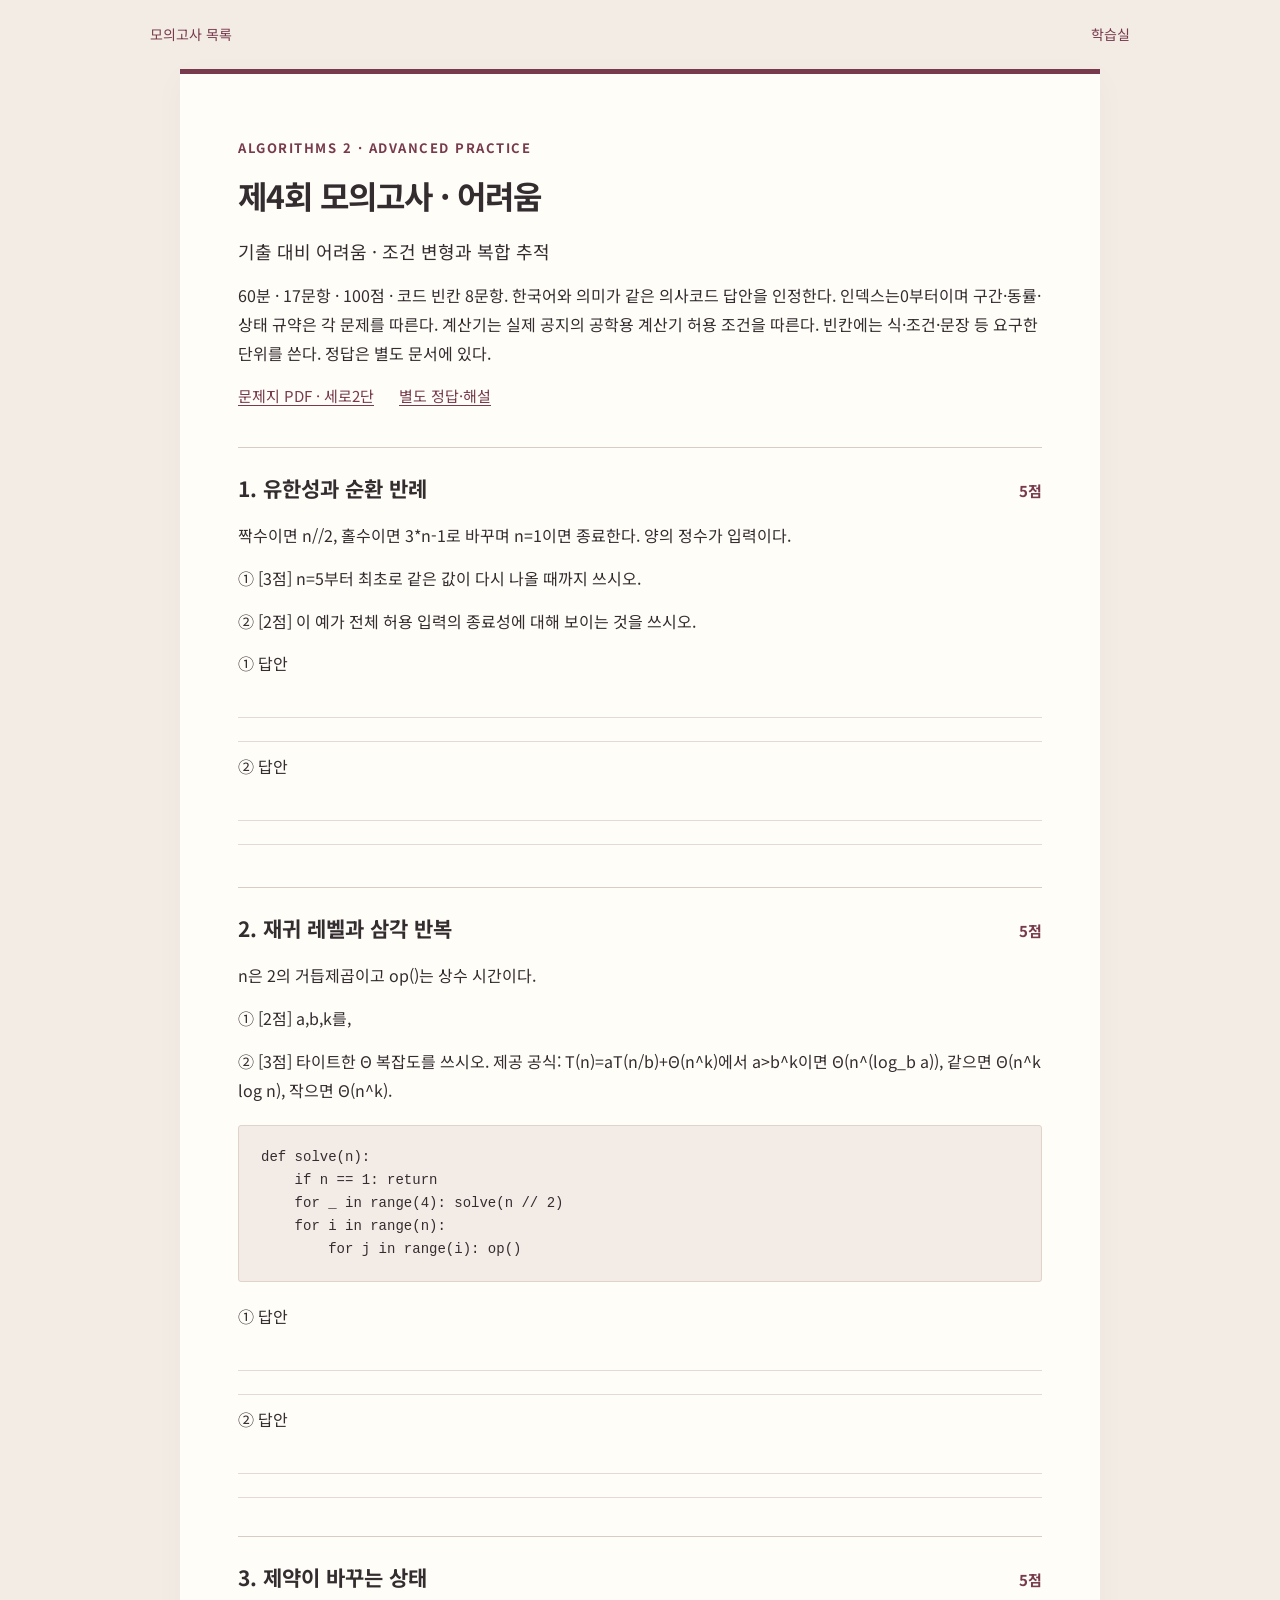
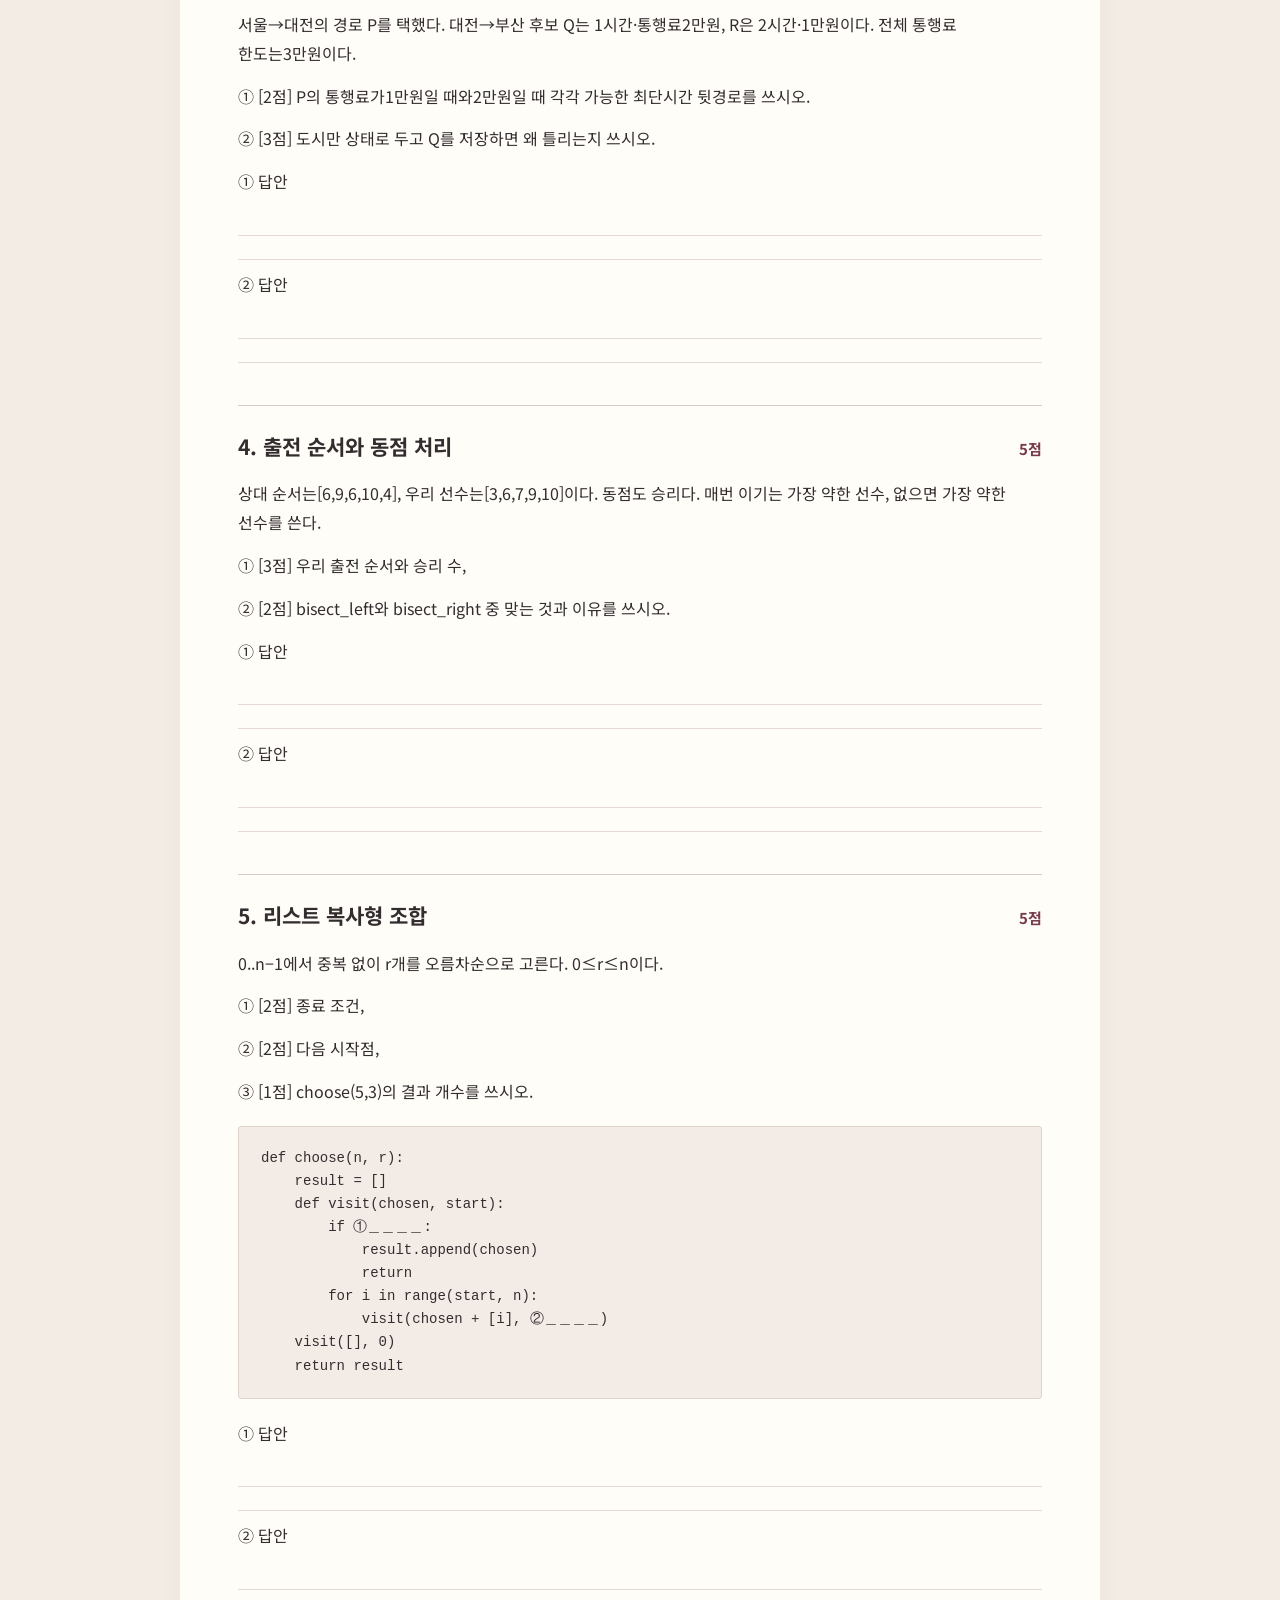
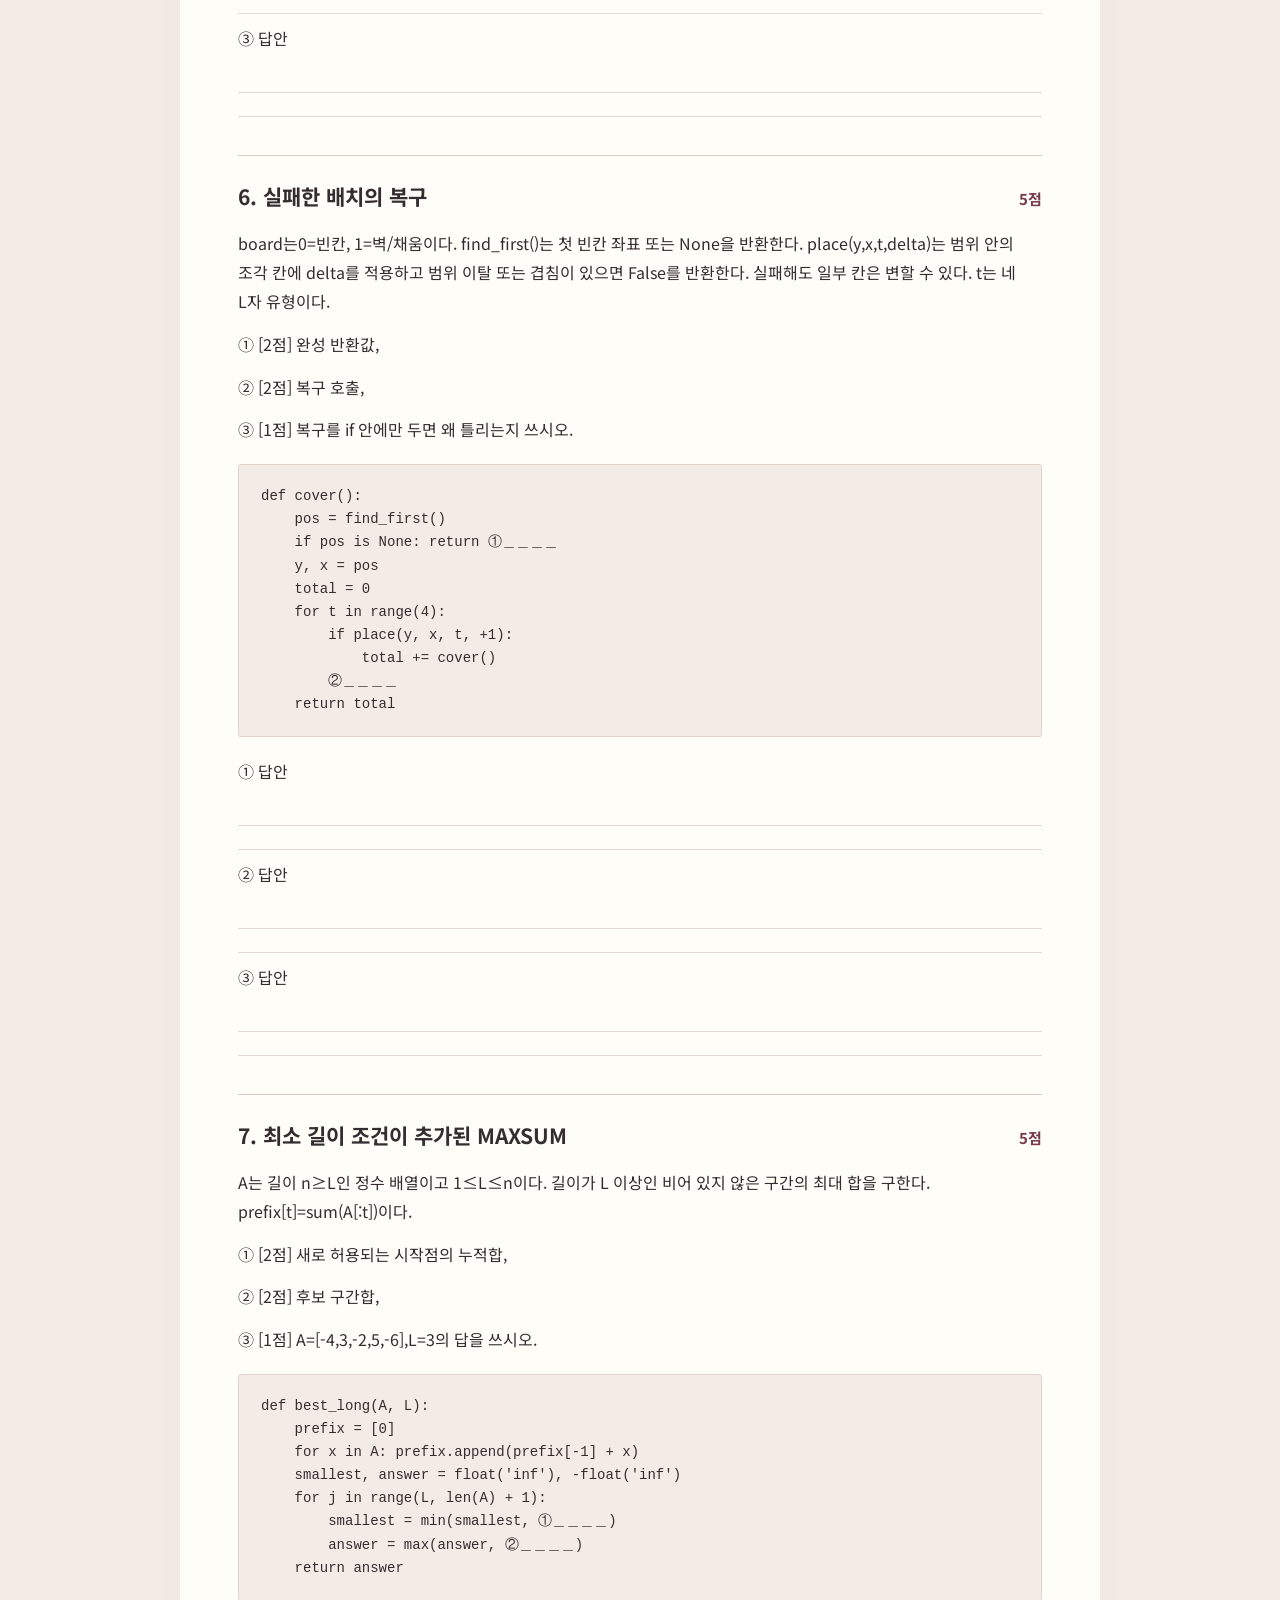
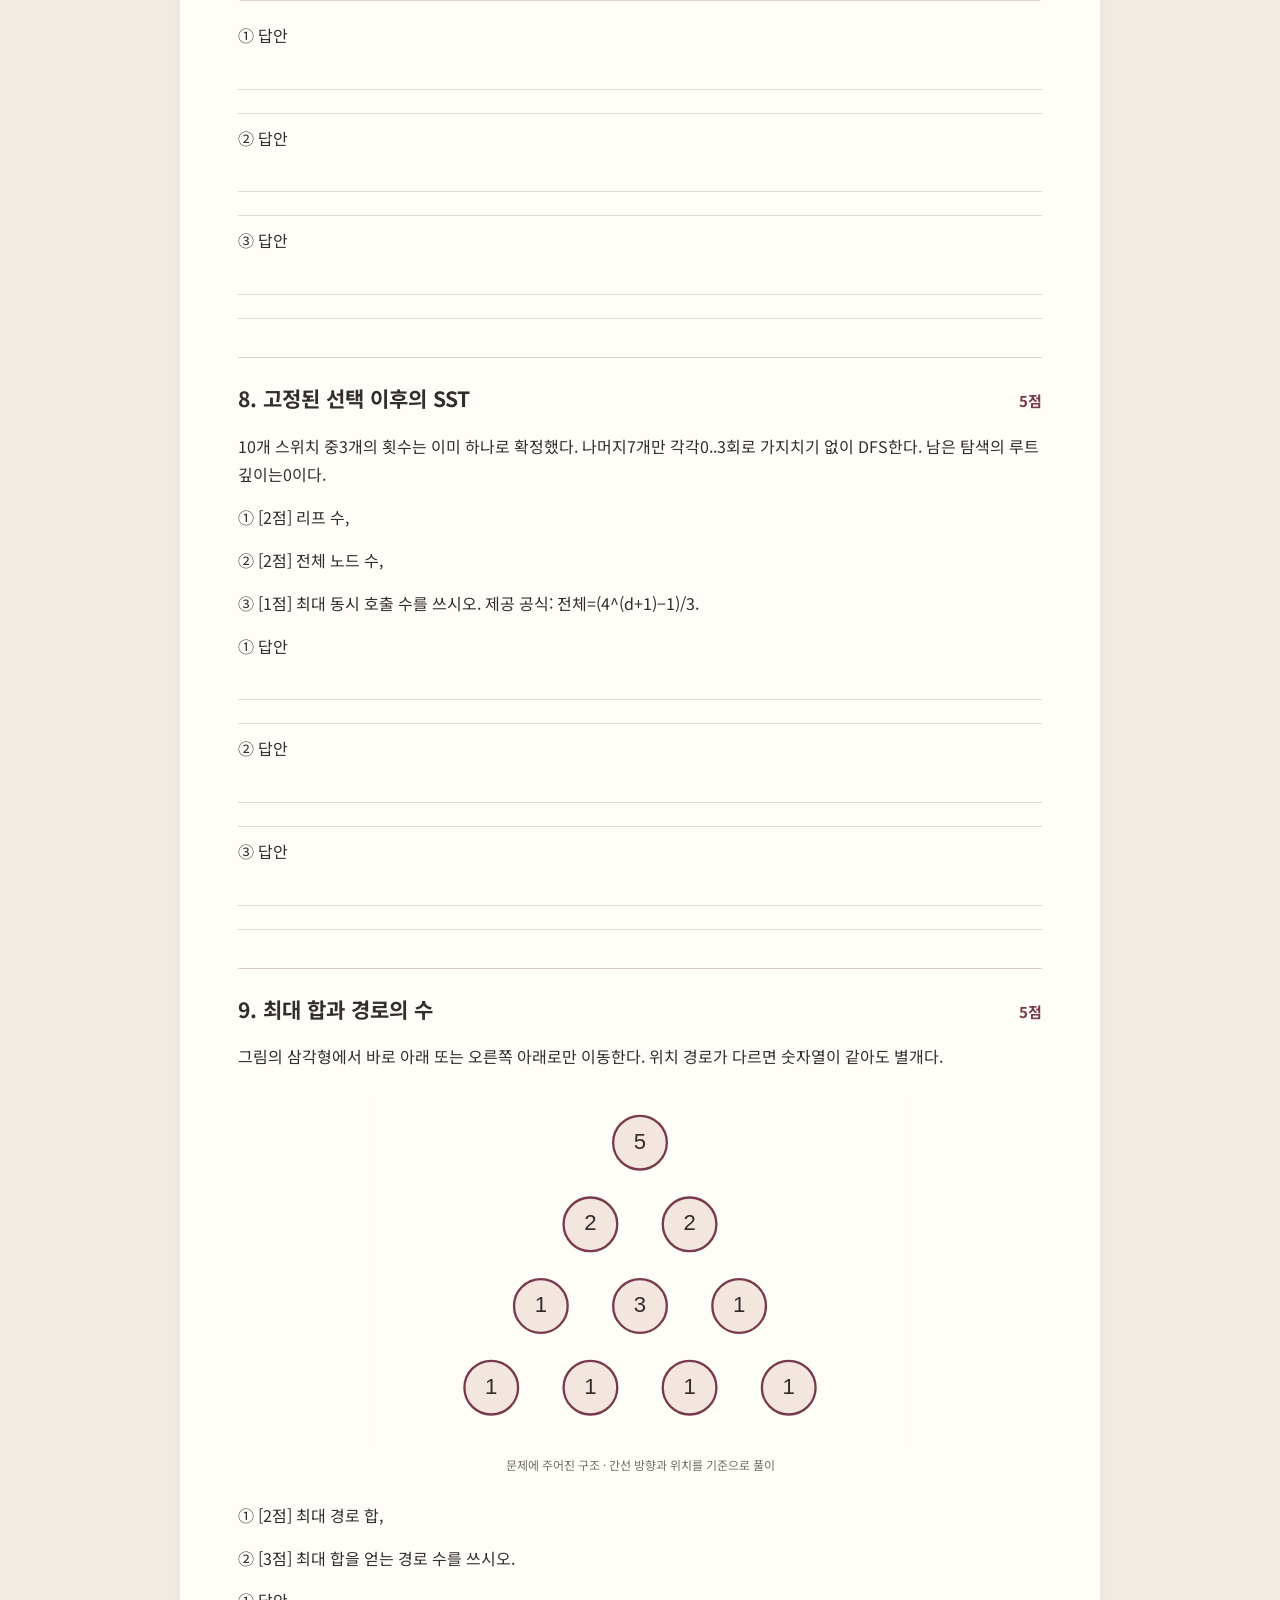
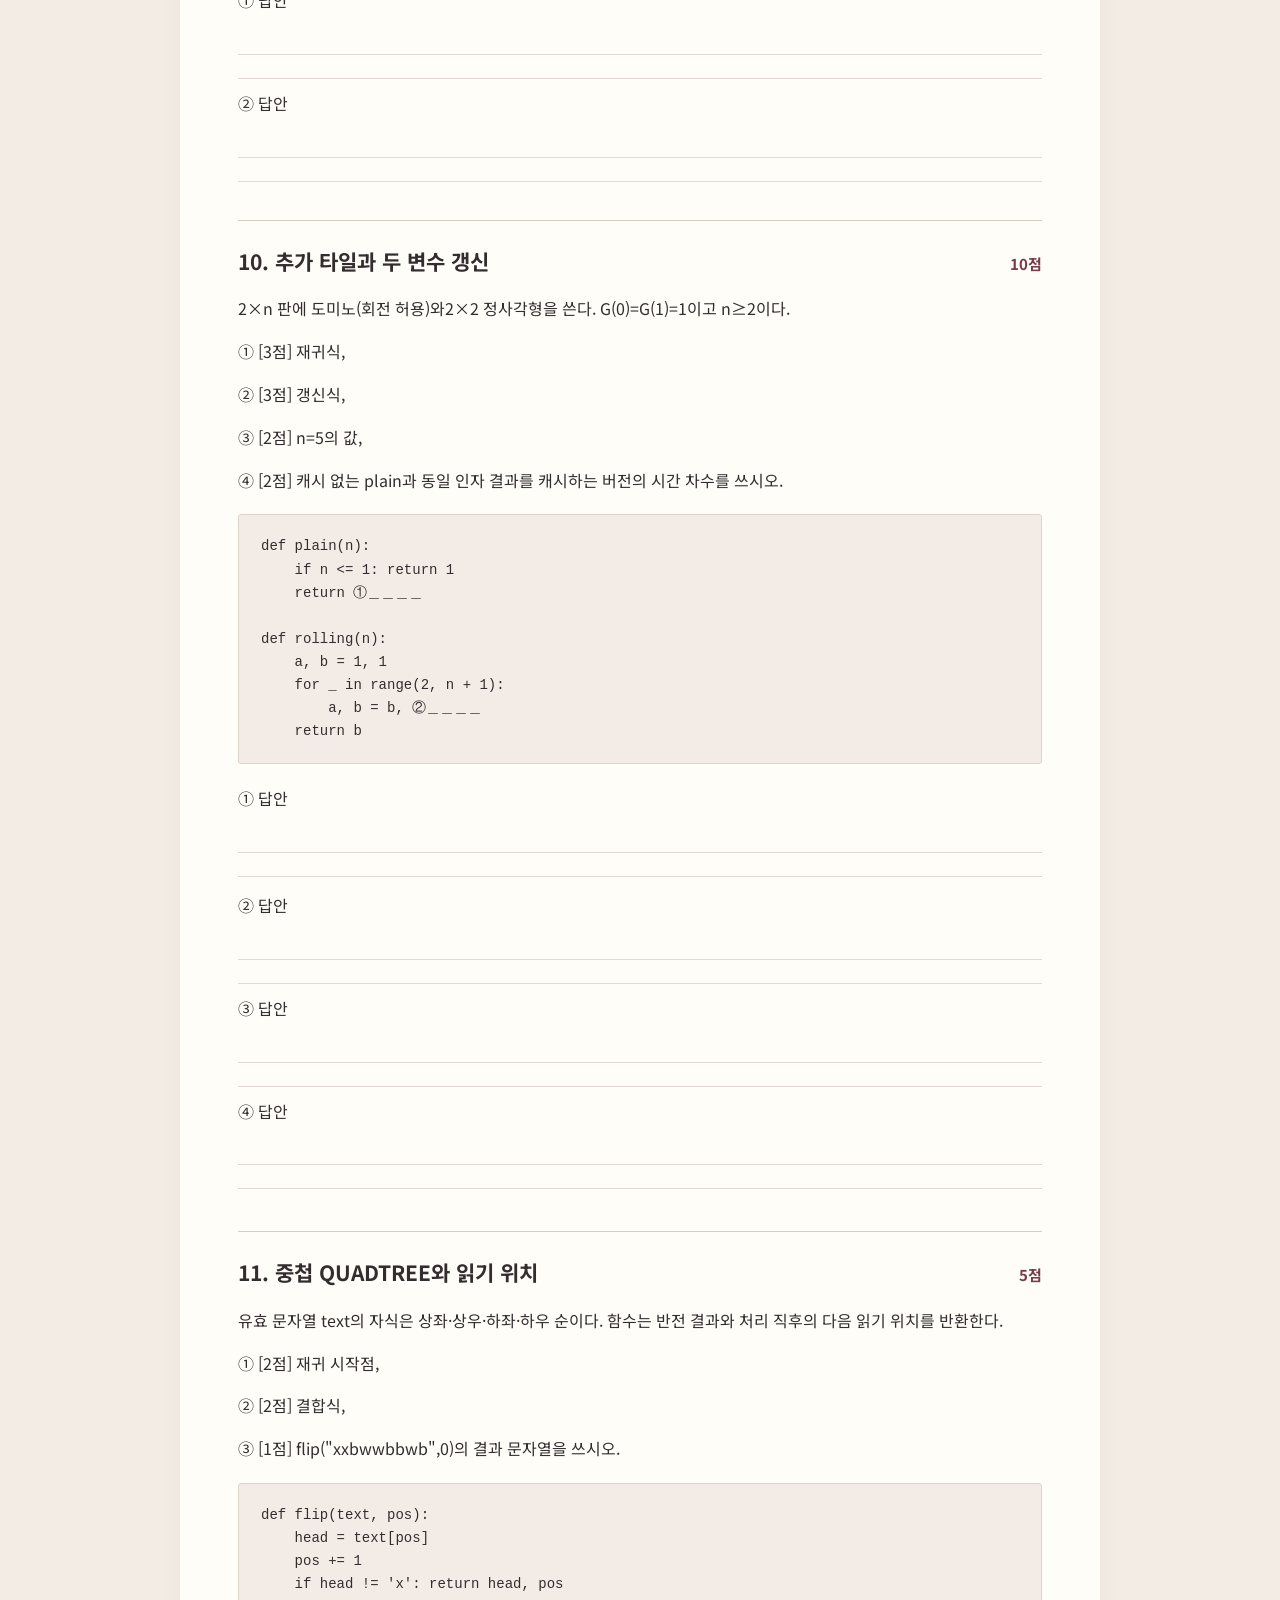
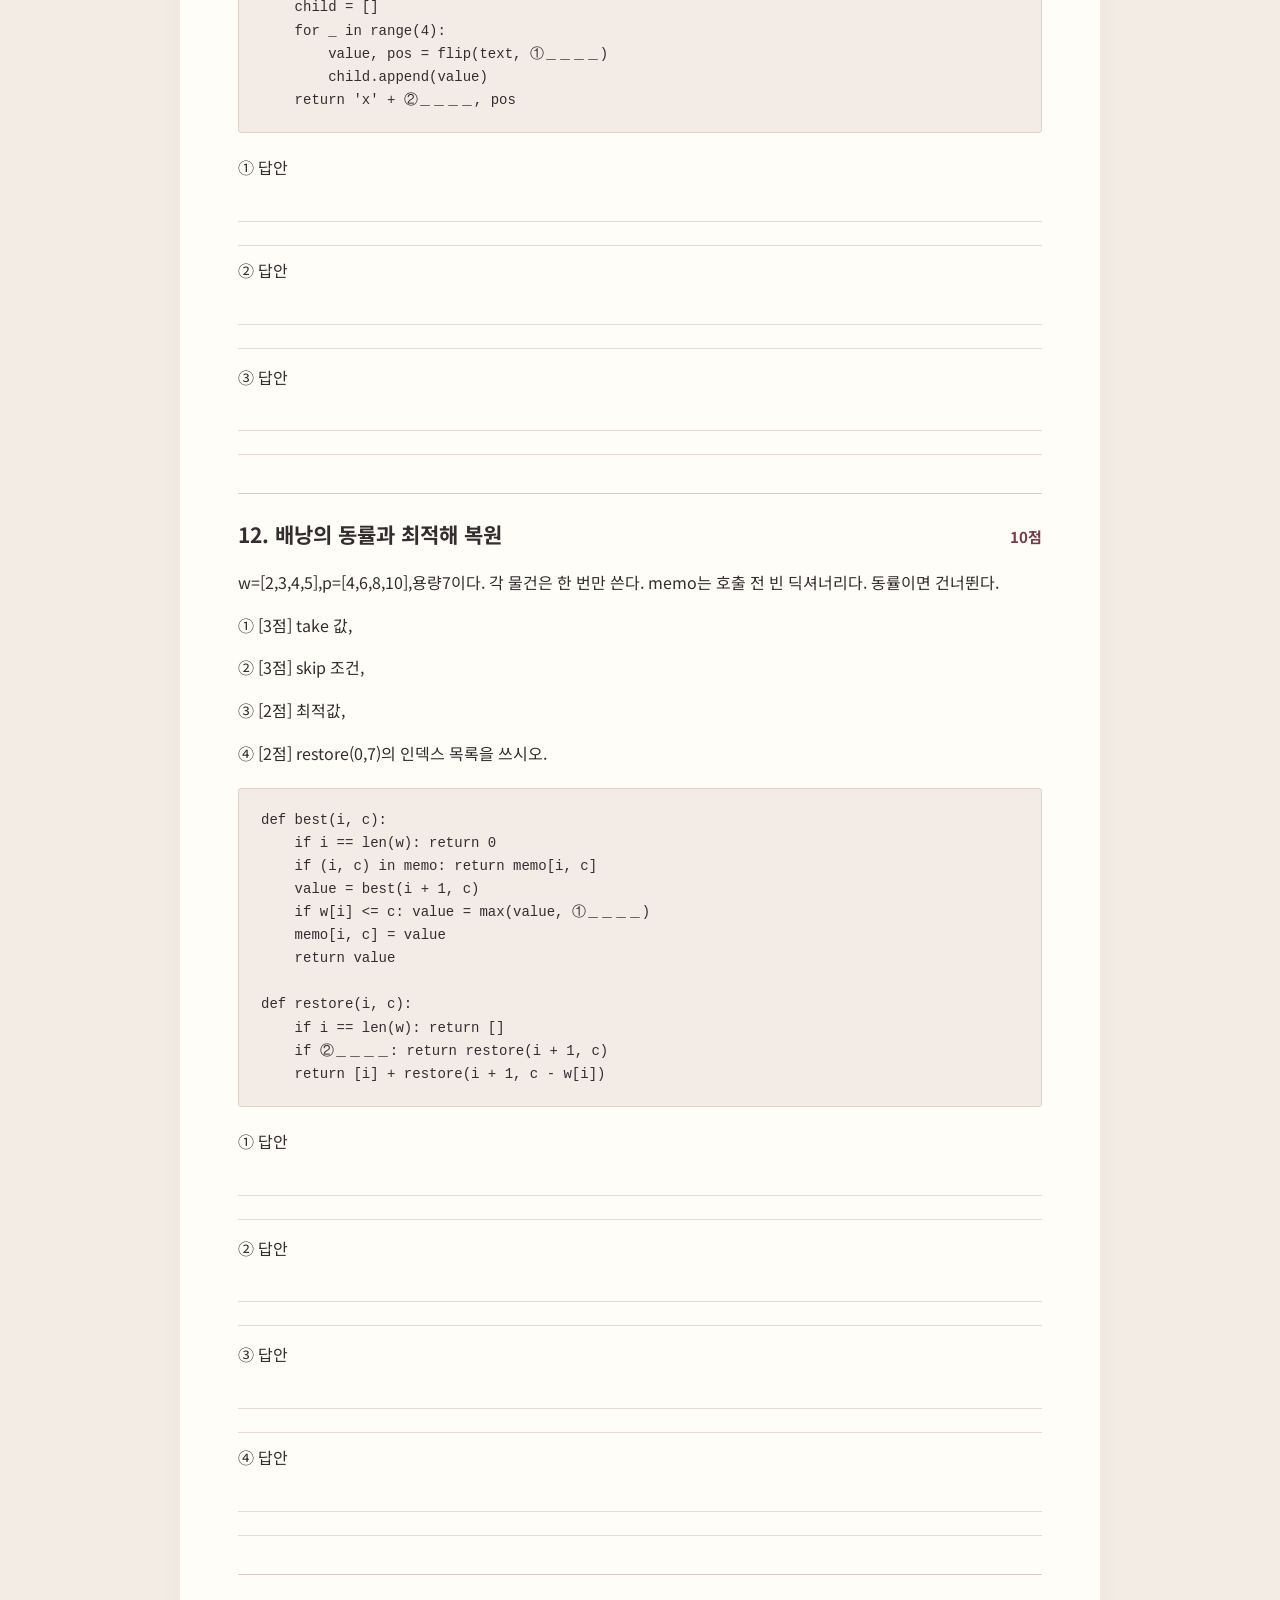
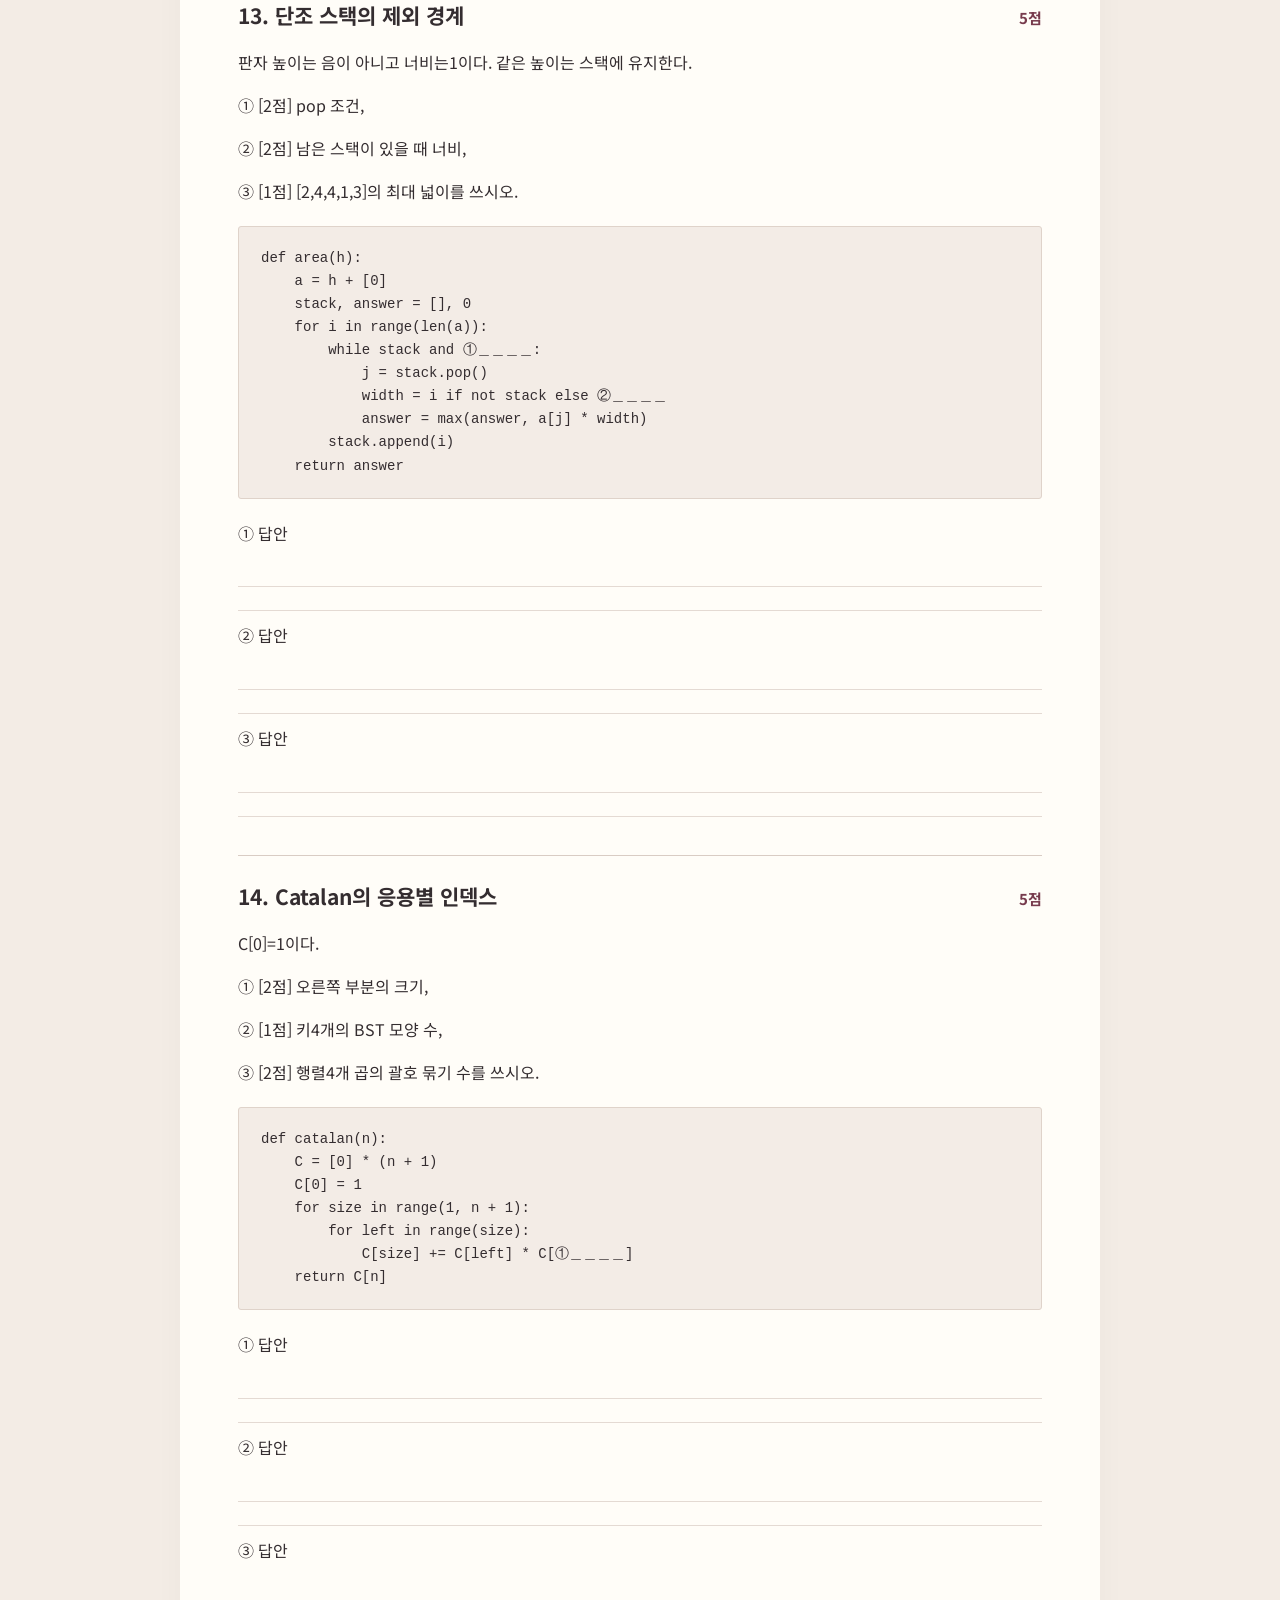
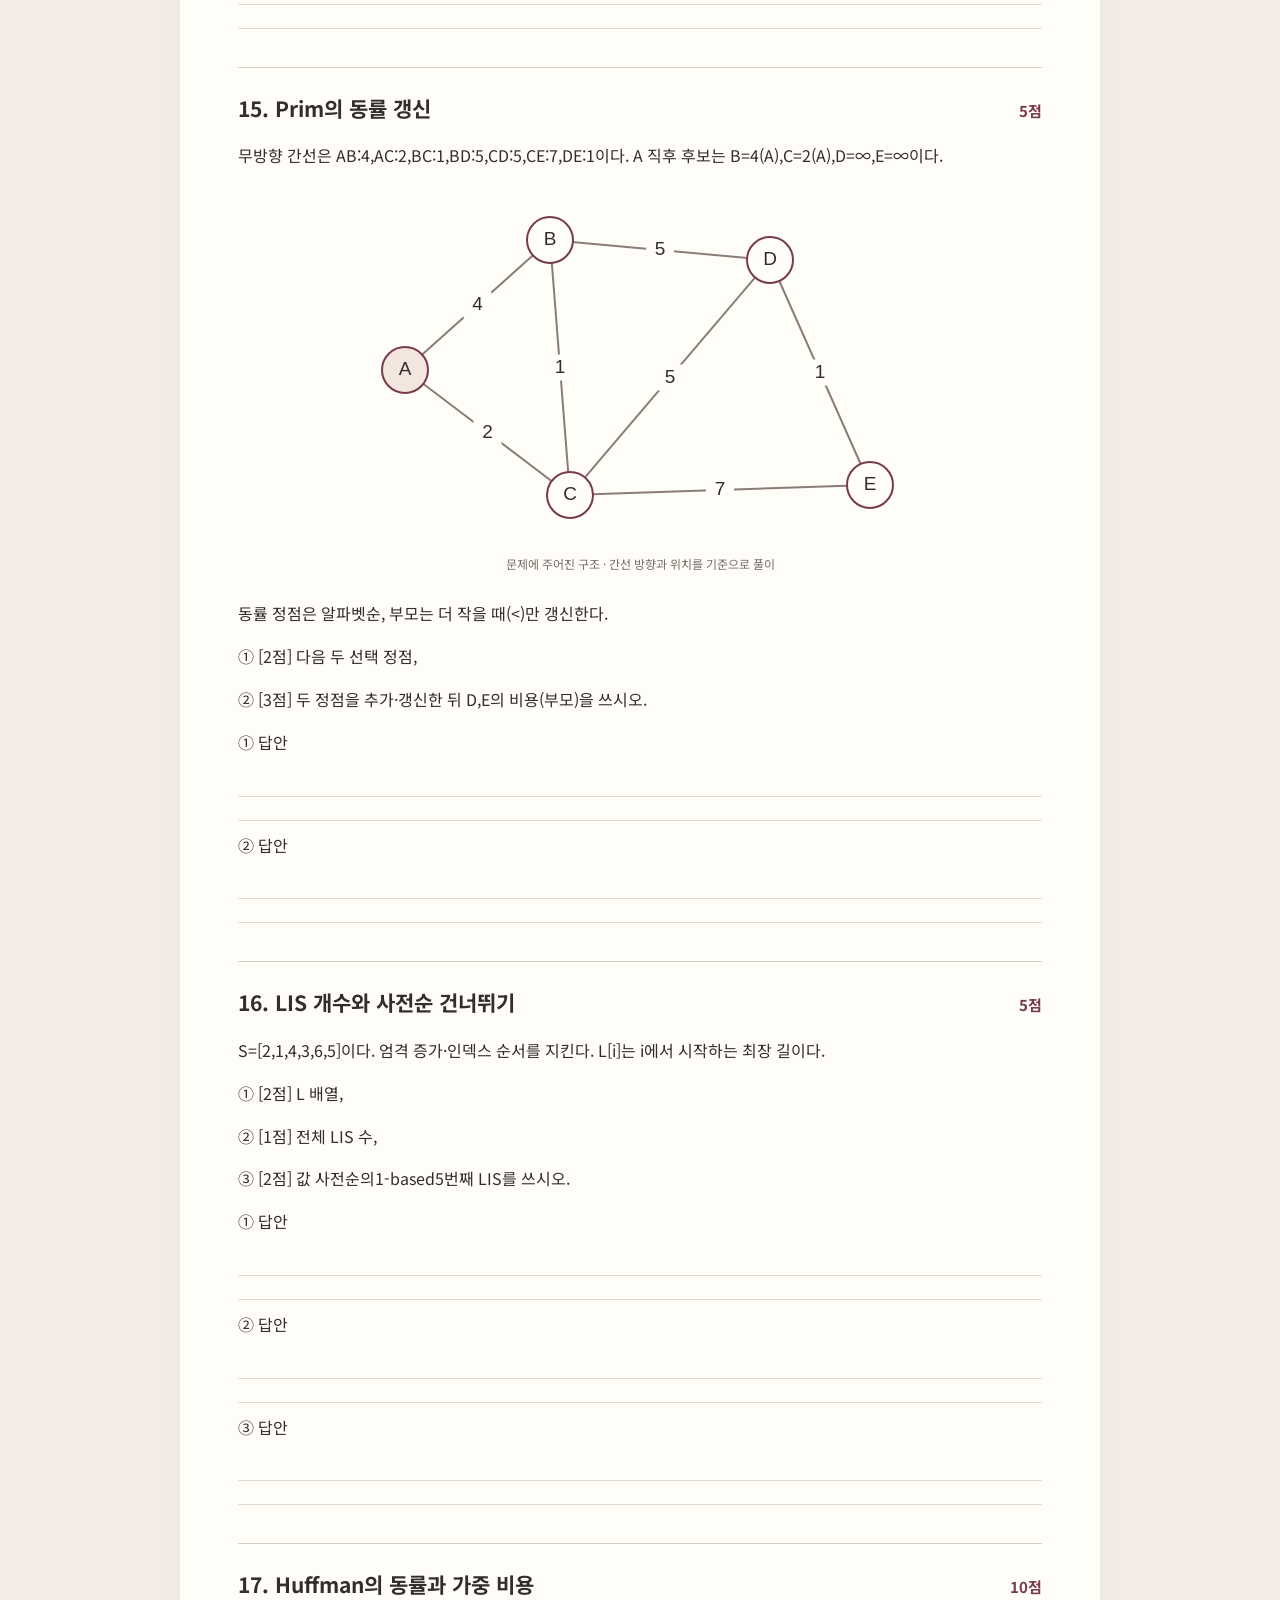
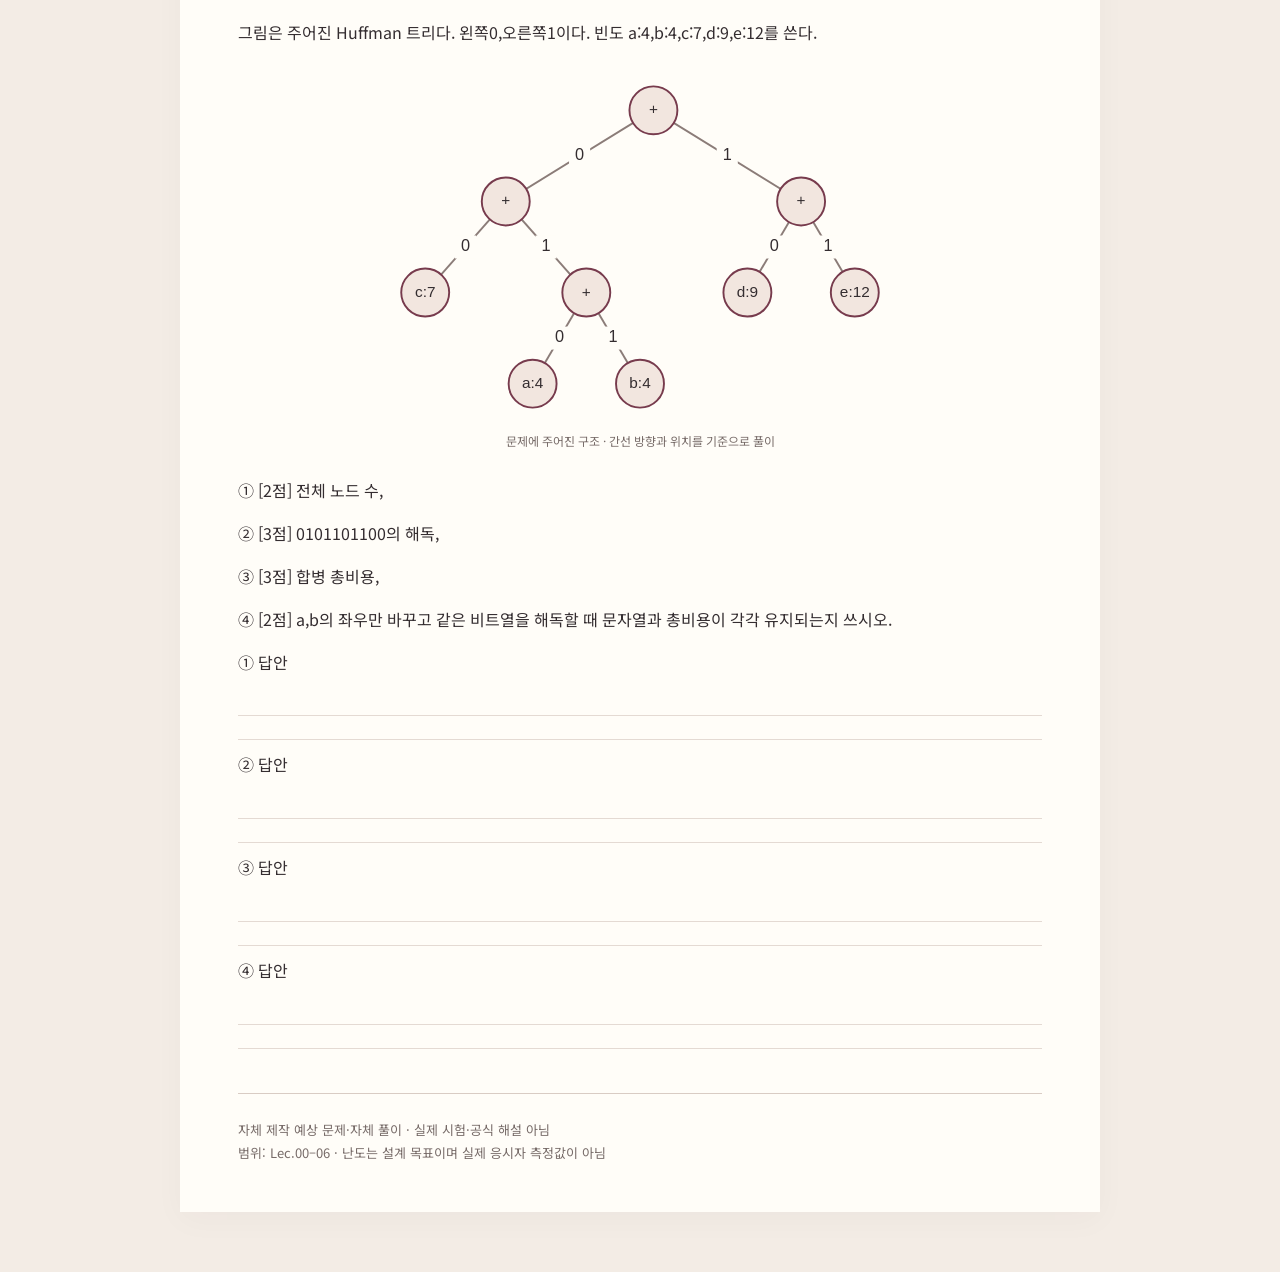
<file: 모의고사/4회_어려움.html>
<!DOCTYPE html>
<html lang="ko"><head><meta charset="utf-8"/><meta content="width=device-width,initial-scale=1" name="viewport"/><title>제4회 모의고사 · 어려움</title><link href="style.css" rel="stylesheet"/></head><body><nav class="top"><a href="index.html">모의고사 목록</a><a href="../학습실/index.html">학습실</a></nav><main id="main"><header><p class="eyebrow">ALGORITHMS 2 · ADVANCED PRACTICE</p><h1>제4회 모의고사 · 어려움</h1></header><p class="lead">기출 대비 어려움 · 조건 변형과 복합 추적</p><p>60분 · 17문항 · 100점 · 코드 빈칸 8문항. 한국어와 의미가 같은 의사코드 답안을 인정한다. 인덱스는0부터이며 구간·동률·상태 규약은 각 문제를 따른다. 계산기는 실제 공지의 공학용 계산기 허용 조건을 따른다. 빈칸에는 식·조건·문장 등 요구한 단위를 쓴다. 정답은 별도 문서에 있다.</p><div class="links"><a href="PDF/알고리즘2_모의고사_4회_어려움_문제_세로2단.pdf">문제지 PDF · 세로2단</a><a href="4-5회_정답과_해설.html#paper4">별도 정답·해설</a></div><section class="q" data-number="1" data-points="5" id="q1"><h2><span>1. 유한성과 순환 반례</span><span class="score">5점</span></h2><div class="qbody"><p>짝수이면 n//2, 홀수이면 3*n-1로 바꾸며 n=1이면 종료한다. 양의 정수가 입력이다.</p>
<p>① [3점] n=5부터 최초로 같은 값이 다시 나올 때까지 쓰시오.</p>
<p>② [2점] 이 예가 전체 허용 입력의 종료성에 대해 보이는 것을 쓰시오.</p>
</div><div style="margin-top:10px"><span>① 답안</span><div class="answer-space" style="height:48px"></div></div><div style="margin-top:10px"><span>② 답안</span><div class="answer-space" style="height:52px"></div></div></section><section class="q" data-number="2" data-points="5" id="q2"><h2><span>2. 재귀 레벨과 삼각 반복</span><span class="score">5점</span></h2><div class="qbody"><p>n은 2의 거듭제곱이고 op()는 상수 시간이다.</p>
<p>① [2점] a,b,k를,</p>
<p>② [3점] 타이트한 Θ 복잡도를 쓰시오. 제공 공식: T(n)=aT(n/b)+Θ(n^k)에서 a&gt;b^k이면 Θ(n^(log_b a)), 같으면 Θ(n^k log n), 작으면 Θ(n^k).</p>
<pre><code class="language-python">def solve(n):
    if n == 1: return
    for _ in range(4): solve(n // 2)
    for i in range(n):
        for j in range(i): op()
</code></pre>
</div><div style="margin-top:10px"><span>① 답안</span><div class="answer-space" style="height:48px"></div></div><div style="margin-top:10px"><span>② 답안</span><div class="answer-space" style="height:48px"></div></div></section><section class="q" data-number="3" data-points="5" id="q3"><h2><span>3. 제약이 바꾸는 상태</span><span class="score">5점</span></h2><div class="qbody"><p>서울→대전의 경로 P를 택했다. 대전→부산 후보 Q는 1시간·통행료2만원, R은 2시간·1만원이다. 전체 통행료 한도는3만원이다.</p>
<p>① [2점] P의 통행료가1만원일 때와2만원일 때 각각 가능한 최단시간 뒷경로를 쓰시오.</p>
<p>② [3점] 도시만 상태로 두고 Q를 저장하면 왜 틀리는지 쓰시오.</p>
</div><div style="margin-top:10px"><span>① 답안</span><div class="answer-space" style="height:48px"></div></div><div style="margin-top:10px"><span>② 답안</span><div class="answer-space" style="height:52px"></div></div></section><section class="q" data-number="4" data-points="5" id="q4"><h2><span>4. 출전 순서와 동점 처리</span><span class="score">5점</span></h2><div class="qbody"><p>상대 순서는[6,9,6,10,4], 우리 선수는[3,6,7,9,10]이다. 동점도 승리다. 매번 이기는 가장 약한 선수, 없으면 가장 약한 선수를 쓴다.</p>
<p>① [3점] 우리 출전 순서와 승리 수,</p>
<p>② [2점] bisect_left와 bisect_right 중 맞는 것과 이유를 쓰시오.</p>
</div><div style="margin-top:10px"><span>① 답안</span><div class="answer-space" style="height:48px"></div></div><div style="margin-top:10px"><span>② 답안</span><div class="answer-space" style="height:52px"></div></div></section><section class="q" data-number="5" data-points="5" id="q5"><h2><span>5. 리스트 복사형 조합</span><span class="score">5점</span></h2><div class="qbody"><p>0..n−1에서 중복 없이 r개를 오름차순으로 고른다. 0≤r≤n이다.</p>
<p>① [2점] 종료 조건,</p>
<p>② [2점] 다음 시작점,</p>
<p>③ [1점] choose(5,3)의 결과 개수를 쓰시오.</p>
<pre><code class="language-python">def choose(n, r):
    result = []
    def visit(chosen, start):
        if ①＿＿＿＿:
            result.append(chosen)
            return
        for i in range(start, n):
            visit(chosen + [i], ②＿＿＿＿)
    visit([], 0)
    return result
</code></pre>
</div><div style="margin-top:10px"><span>① 답안</span><div class="answer-space" style="height:48px"></div></div><div style="margin-top:10px"><span>② 답안</span><div class="answer-space" style="height:48px"></div></div><div style="margin-top:10px"><span>③ 답안</span><div class="answer-space" style="height:48px"></div></div></section><section class="q" data-number="6" data-points="5" id="q6"><h2><span>6. 실패한 배치의 복구</span><span class="score">5점</span></h2><div class="qbody"><p>board는0=빈칸, 1=벽/채움이다. find_first()는 첫 빈칸 좌표 또는 None을 반환한다. place(y,x,t,delta)는 범위 안의 조각 칸에 delta를 적용하고 범위 이탈 또는 겹침이 있으면 False를 반환한다. 실패해도 일부 칸은 변할 수 있다. t는 네 L자 유형이다.</p>
<p>① [2점] 완성 반환값,</p>
<p>② [2점] 복구 호출,</p>
<p>③ [1점] 복구를 if 안에만 두면 왜 틀리는지 쓰시오.</p>
<pre><code class="language-python">def cover():
    pos = find_first()
    if pos is None: return ①＿＿＿＿
    y, x = pos
    total = 0
    for t in range(4):
        if place(y, x, t, +1):
            total += cover()
        ②＿＿＿＿
    return total
</code></pre>
</div><div style="margin-top:10px"><span>① 답안</span><div class="answer-space" style="height:48px"></div></div><div style="margin-top:10px"><span>② 답안</span><div class="answer-space" style="height:48px"></div></div><div style="margin-top:10px"><span>③ 답안</span><div class="answer-space" style="height:48px"></div></div></section><section class="q" data-number="7" data-points="5" id="q7"><h2><span>7. 최소 길이 조건이 추가된 MAXSUM</span><span class="score">5점</span></h2><div class="qbody"><p>A는 길이 n≥L인 정수 배열이고 1≤L≤n이다. 길이가 L 이상인 비어 있지 않은 구간의 최대 합을 구한다. prefix[t]=sum(A[:t])이다.</p>
<p>① [2점] 새로 허용되는 시작점의 누적합,</p>
<p>② [2점] 후보 구간합,</p>
<p>③ [1점] A=[-4,3,-2,5,-6],L=3의 답을 쓰시오.</p>
<pre><code class="language-python">def best_long(A, L):
    prefix = [0]
    for x in A: prefix.append(prefix[-1] + x)
    smallest, answer = float('inf'), -float('inf')
    for j in range(L, len(A) + 1):
        smallest = min(smallest, ①＿＿＿＿)
        answer = max(answer, ②＿＿＿＿)
    return answer
</code></pre>
</div><div style="margin-top:10px"><span>① 답안</span><div class="answer-space" style="height:48px"></div></div><div style="margin-top:10px"><span>② 답안</span><div class="answer-space" style="height:48px"></div></div><div style="margin-top:10px"><span>③ 답안</span><div class="answer-space" style="height:48px"></div></div></section><section class="q" data-number="8" data-points="5" id="q8"><h2><span>8. 고정된 선택 이후의 SST</span><span class="score">5점</span></h2><div class="qbody"><p>10개 스위치 중3개의 횟수는 이미 하나로 확정했다. 나머지7개만 각각0..3회로 가지치기 없이 DFS한다. 남은 탐색의 루트 깊이는0이다.</p>
<p>① [2점] 리프 수,</p>
<p>② [2점] 전체 노드 수,</p>
<p>③ [1점] 최대 동시 호출 수를 쓰시오. 제공 공식: 전체=(4^(d+1)−1)/3.</p>
</div><div style="margin-top:10px"><span>① 답안</span><div class="answer-space" style="height:48px"></div></div><div style="margin-top:10px"><span>② 답안</span><div class="answer-space" style="height:48px"></div></div><div style="margin-top:10px"><span>③ 답안</span><div class="answer-space" style="height:48px"></div></div></section><section class="q" data-number="9" data-points="5" id="q9"><h2><span>9. 최대 합과 경로의 수</span><span class="score">5점</span></h2><div class="qbody"><p>그림의 삼각형에서 바로 아래 또는 오른쪽 아래로만 이동한다. 위치 경로가 다르면 숫자열이 같아도 별개다.</p>
<figure><a href="assets/hard4-triangle.svg"><img alt="문제 풀이용 그림" src="assets/hard4-triangle.svg" style="display:block;width:100%;max-height:350px"/></a><figcaption>문제에 주어진 구조 · 간선 방향과 위치를 기준으로 풀이</figcaption></figure>
<p>① [2점] 최대 경로 합,</p>
<p>② [3점] 최대 합을 얻는 경로 수를 쓰시오.</p>
</div><div style="margin-top:10px"><span>① 답안</span><div class="answer-space" style="height:48px"></div></div><div style="margin-top:10px"><span>② 답안</span><div class="answer-space" style="height:48px"></div></div></section><section class="q" data-number="10" data-points="10" id="q10"><h2><span>10. 추가 타일과 두 변수 갱신</span><span class="score">10점</span></h2><div class="qbody"><p>2×n 판에 도미노(회전 허용)와2×2 정사각형을 쓴다. G(0)=G(1)=1이고 n≥2이다.</p>
<p>① [3점] 재귀식,</p>
<p>② [3점] 갱신식,</p>
<p>③ [2점] n=5의 값,</p>
<p>④ [2점] 캐시 없는 plain과 동일 인자 결과를 캐시하는 버전의 시간 차수를 쓰시오.</p>
<pre><code class="language-python">def plain(n):
    if n &lt;= 1: return 1
    return ①＿＿＿＿

def rolling(n):
    a, b = 1, 1
    for _ in range(2, n + 1):
        a, b = b, ②＿＿＿＿
    return b
</code></pre>
</div><div style="margin-top:10px"><span>① 답안</span><div class="answer-space" style="height:52px"></div></div><div style="margin-top:10px"><span>② 답안</span><div class="answer-space" style="height:48px"></div></div><div style="margin-top:10px"><span>③ 답안</span><div class="answer-space" style="height:48px"></div></div><div style="margin-top:10px"><span>④ 답안</span><div class="answer-space" style="height:52px"></div></div></section><section class="q" data-number="11" data-points="5" id="q11"><h2><span>11. 중첩 QUADTREE와 읽기 위치</span><span class="score">5점</span></h2><div class="qbody"><p>유효 문자열 text의 자식은 상좌·상우·하좌·하우 순이다. 함수는 반전 결과와 처리 직후의 다음 읽기 위치를 반환한다.</p>
<p>① [2점] 재귀 시작점,</p>
<p>② [2점] 결합식,</p>
<p>③ [1점] flip("xxbwwbbwb",0)의 결과 문자열을 쓰시오.</p>
<pre><code class="language-python">def flip(text, pos):
    head = text[pos]
    pos += 1
    if head != 'x': return head, pos
    child = []
    for _ in range(4):
        value, pos = flip(text, ①＿＿＿＿)
        child.append(value)
    return 'x' + ②＿＿＿＿, pos
</code></pre>
</div><div style="margin-top:10px"><span>① 답안</span><div class="answer-space" style="height:48px"></div></div><div style="margin-top:10px"><span>② 답안</span><div class="answer-space" style="height:52px"></div></div><div style="margin-top:10px"><span>③ 답안</span><div class="answer-space" style="height:48px"></div></div></section><section class="q" data-number="12" data-points="10" id="q12"><h2><span>12. 배낭의 동률과 최적해 복원</span><span class="score">10점</span></h2><div class="qbody"><p>w=[2,3,4,5],p=[4,6,8,10],용량7이다. 각 물건은 한 번만 쓴다. memo는 호출 전 빈 딕셔너리다. 동률이면 건너뛴다.</p>
<p>① [3점] take 값,</p>
<p>② [3점] skip 조건,</p>
<p>③ [2점] 최적값,</p>
<p>④ [2점] restore(0,7)의 인덱스 목록을 쓰시오.</p>
<pre><code class="language-python">def best(i, c):
    if i == len(w): return 0
    if (i, c) in memo: return memo[i, c]
    value = best(i + 1, c)
    if w[i] &lt;= c: value = max(value, ①＿＿＿＿)
    memo[i, c] = value
    return value

def restore(i, c):
    if i == len(w): return []
    if ②＿＿＿＿: return restore(i + 1, c)
    return [i] + restore(i + 1, c - w[i])
</code></pre>
</div><div style="margin-top:10px"><span>① 답안</span><div class="answer-space" style="height:52px"></div></div><div style="margin-top:10px"><span>② 답안</span><div class="answer-space" style="height:52px"></div></div><div style="margin-top:10px"><span>③ 답안</span><div class="answer-space" style="height:48px"></div></div><div style="margin-top:10px"><span>④ 답안</span><div class="answer-space" style="height:48px"></div></div></section><section class="q" data-number="13" data-points="5" id="q13"><h2><span>13. 단조 스택의 제외 경계</span><span class="score">5점</span></h2><div class="qbody"><p>판자 높이는 음이 아니고 너비는1이다. 같은 높이는 스택에 유지한다.</p>
<p>① [2점] pop 조건,</p>
<p>② [2점] 남은 스택이 있을 때 너비,</p>
<p>③ [1점] [2,4,4,1,3]의 최대 넓이를 쓰시오.</p>
<pre><code class="language-python">def area(h):
    a = h + [0]
    stack, answer = [], 0
    for i in range(len(a)):
        while stack and ①＿＿＿＿:
            j = stack.pop()
            width = i if not stack else ②＿＿＿＿
            answer = max(answer, a[j] * width)
        stack.append(i)
    return answer
</code></pre>
</div><div style="margin-top:10px"><span>① 답안</span><div class="answer-space" style="height:48px"></div></div><div style="margin-top:10px"><span>② 답안</span><div class="answer-space" style="height:48px"></div></div><div style="margin-top:10px"><span>③ 답안</span><div class="answer-space" style="height:48px"></div></div></section><section class="q" data-number="14" data-points="5" id="q14"><h2><span>14. Catalan의 응용별 인덱스</span><span class="score">5점</span></h2><div class="qbody"><p>C[0]=1이다.</p>
<p>① [2점] 오른쪽 부분의 크기,</p>
<p>② [1점] 키4개의 BST 모양 수,</p>
<p>③ [2점] 행렬4개 곱의 괄호 묶기 수를 쓰시오.</p>
<pre><code class="language-python">def catalan(n):
    C = [0] * (n + 1)
    C[0] = 1
    for size in range(1, n + 1):
        for left in range(size):
            C[size] += C[left] * C[①＿＿＿＿]
    return C[n]
</code></pre>
</div><div style="margin-top:10px"><span>① 답안</span><div class="answer-space" style="height:48px"></div></div><div style="margin-top:10px"><span>② 답안</span><div class="answer-space" style="height:48px"></div></div><div style="margin-top:10px"><span>③ 답안</span><div class="answer-space" style="height:48px"></div></div></section><section class="q" data-number="15" data-points="5" id="q15"><h2><span>15. Prim의 동률 갱신</span><span class="score">5점</span></h2><div class="qbody"><p>무방향 간선은 AB:4,AC:2,BC:1,BD:5,CD:5,CE:7,DE:1이다. A 직후 후보는 B=4(A),C=2(A),D=∞,E=∞이다.</p>
<figure><a href="assets/hard4-prim.svg"><img alt="문제 풀이용 그림" src="assets/hard4-prim.svg" style="display:block;width:100%;max-height:350px"/></a><figcaption>문제에 주어진 구조 · 간선 방향과 위치를 기준으로 풀이</figcaption></figure>
<p>동률 정점은 알파벳순, 부모는 더 작을 때(&lt;)만 갱신한다.</p>
<p>① [2점] 다음 두 선택 정점,</p>
<p>② [3점] 두 정점을 추가·갱신한 뒤 D,E의 비용(부모)을 쓰시오.</p>
</div><div style="margin-top:10px"><span>① 답안</span><div class="answer-space" style="height:48px"></div></div><div style="margin-top:10px"><span>② 답안</span><div class="answer-space" style="height:48px"></div></div></section><section class="q" data-number="16" data-points="5" id="q16"><h2><span>16. LIS 개수와 사전순 건너뛰기</span><span class="score">5점</span></h2><div class="qbody"><p>S=[2,1,4,3,6,5]이다. 엄격 증가·인덱스 순서를 지킨다. L[i]는 i에서 시작하는 최장 길이다.</p>
<p>① [2점] L 배열,</p>
<p>② [1점] 전체 LIS 수,</p>
<p>③ [2점] 값 사전순의1-based5번째 LIS를 쓰시오.</p>
</div><div style="margin-top:10px"><span>① 답안</span><div class="answer-space" style="height:48px"></div></div><div style="margin-top:10px"><span>② 답안</span><div class="answer-space" style="height:48px"></div></div><div style="margin-top:10px"><span>③ 답안</span><div class="answer-space" style="height:48px"></div></div></section><section class="q" data-number="17" data-points="10" id="q17"><h2><span>17. Huffman의 동률과 가중 비용</span><span class="score">10점</span></h2><div class="qbody"><p>그림은 주어진 Huffman 트리다. 왼쪽0,오른쪽1이다. 빈도 a:4,b:4,c:7,d:9,e:12를 쓴다.</p>
<figure><a href="assets/hard4-huffman.svg"><img alt="문제 풀이용 그림" src="assets/hard4-huffman.svg" style="display:block;width:100%;max-height:350px"/></a><figcaption>문제에 주어진 구조 · 간선 방향과 위치를 기준으로 풀이</figcaption></figure>
<p>① [2점] 전체 노드 수,</p>
<p>② [3점] 0101101100의 해독,</p>
<p>③ [3점] 합병 총비용,</p>
<p>④ [2점] a,b의 좌우만 바꾸고 같은 비트열을 해독할 때 문자열과 총비용이 각각 유지되는지 쓰시오.</p>
</div><div style="margin-top:10px"><span>① 답안</span><div class="answer-space" style="height:48px"></div></div><div style="margin-top:10px"><span>② 답안</span><div class="answer-space" style="height:48px"></div></div><div style="margin-top:10px"><span>③ 답안</span><div class="answer-space" style="height:48px"></div></div><div style="margin-top:10px"><span>④ 답안</span><div class="answer-space" style="height:52px"></div></div></section><footer>자체 제작 예상 문제·자체 풀이 · 실제 시험·공식 해설 아님<br/>범위: Lec.00–06 · 난도는 설계 목표이며 실제 응시자 측정값이 아님</footer></main></body></html>
</file>
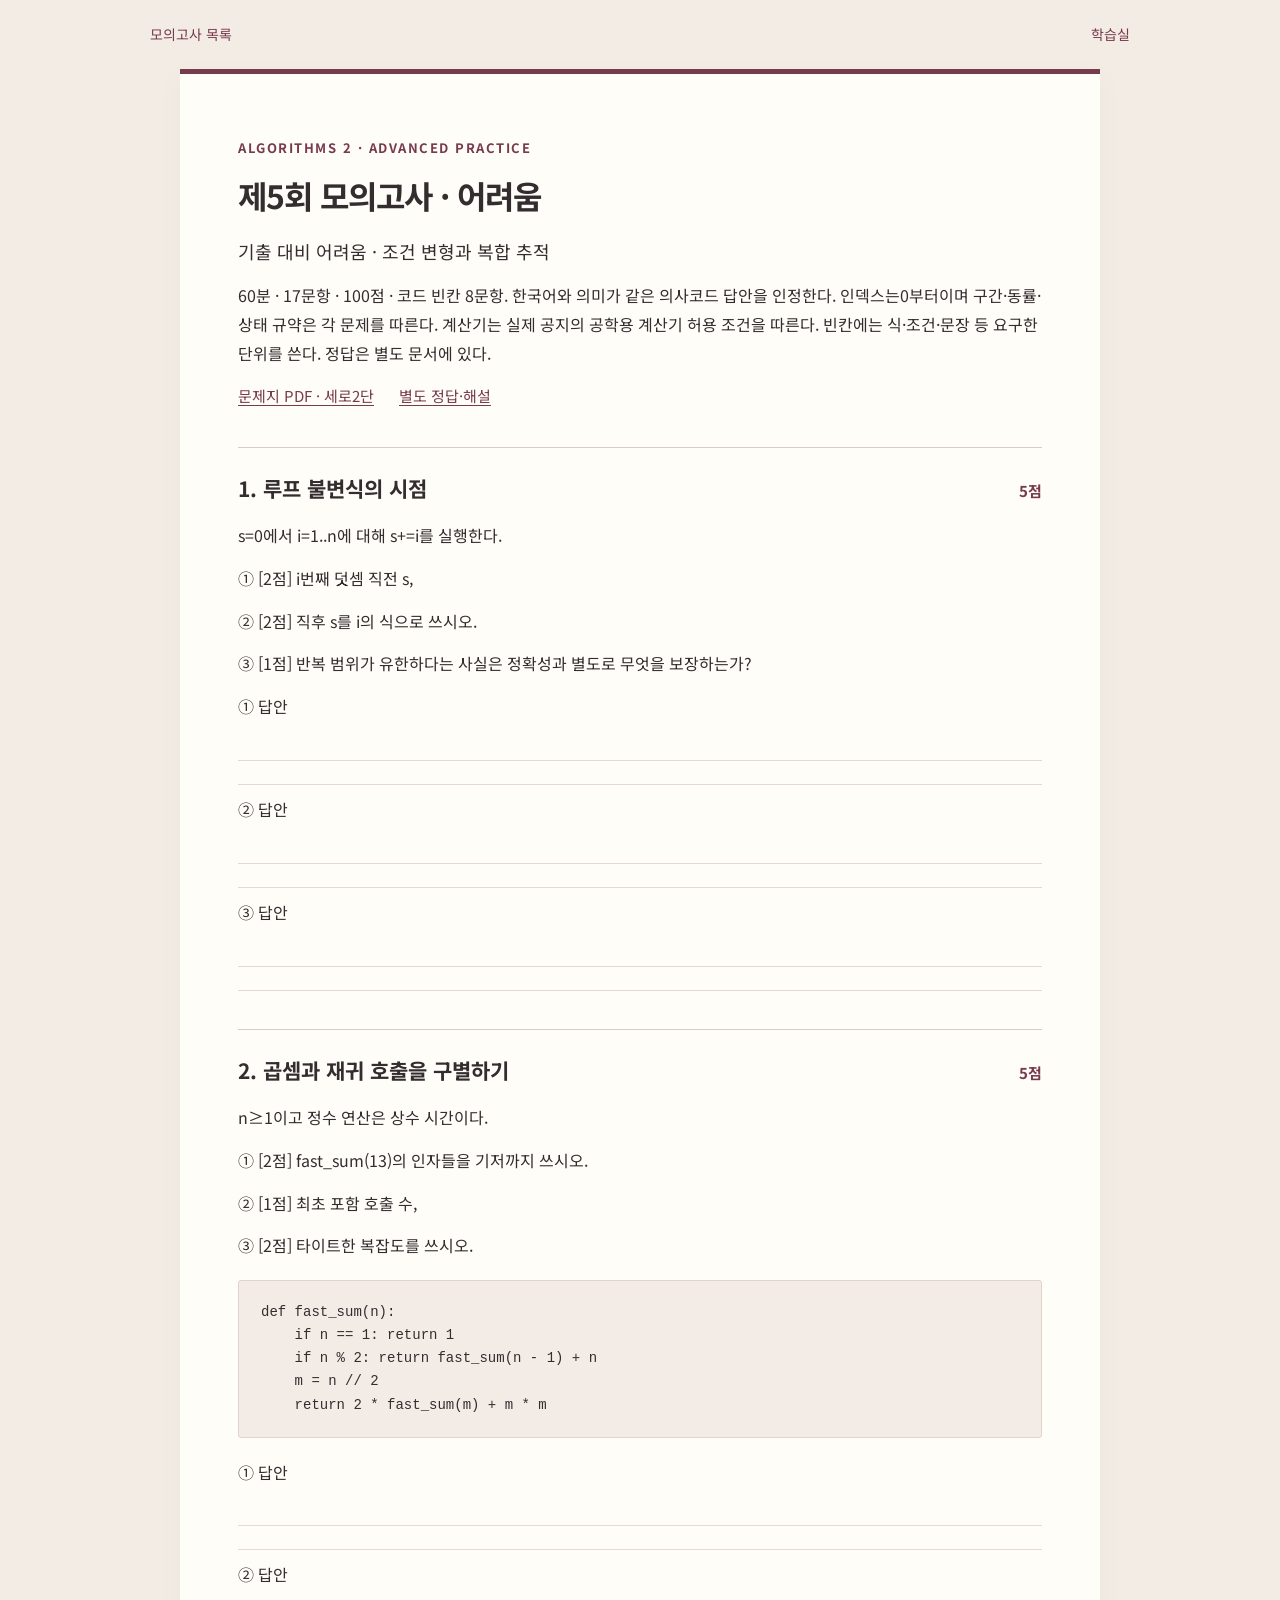
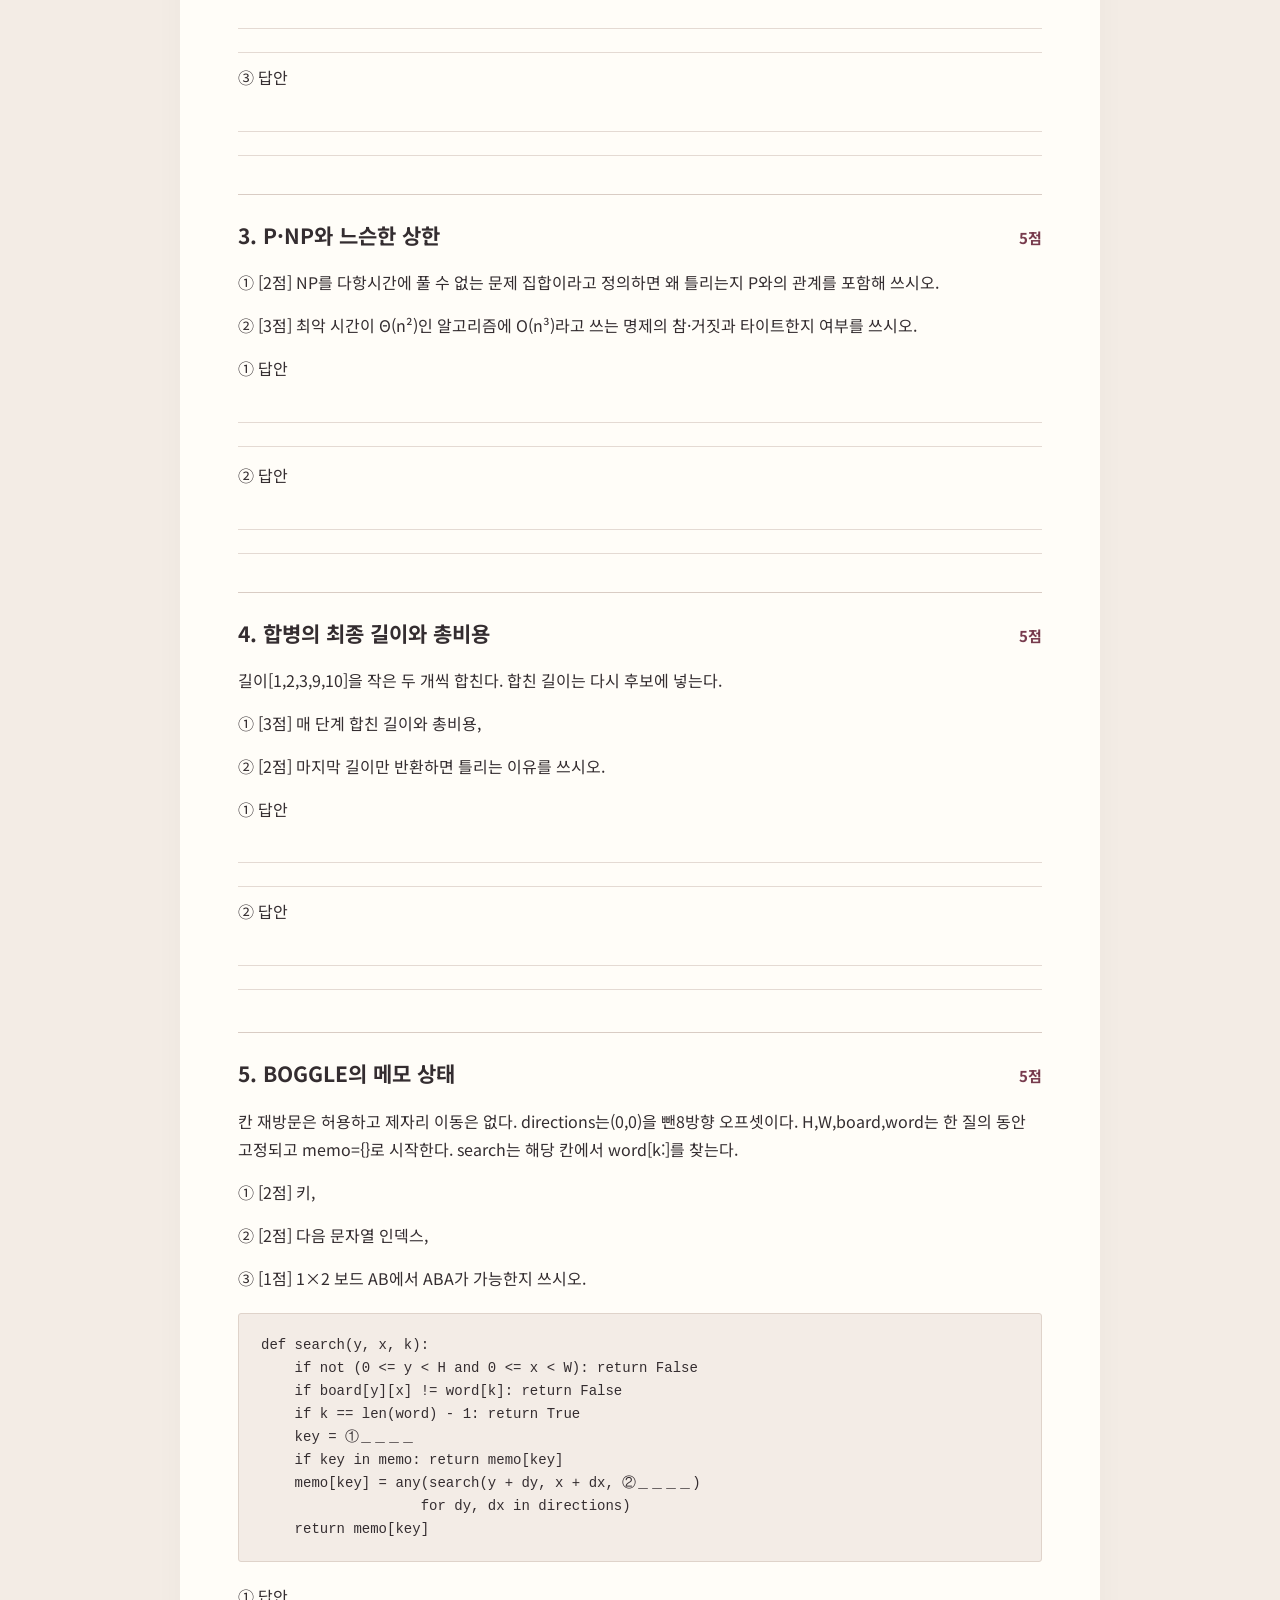
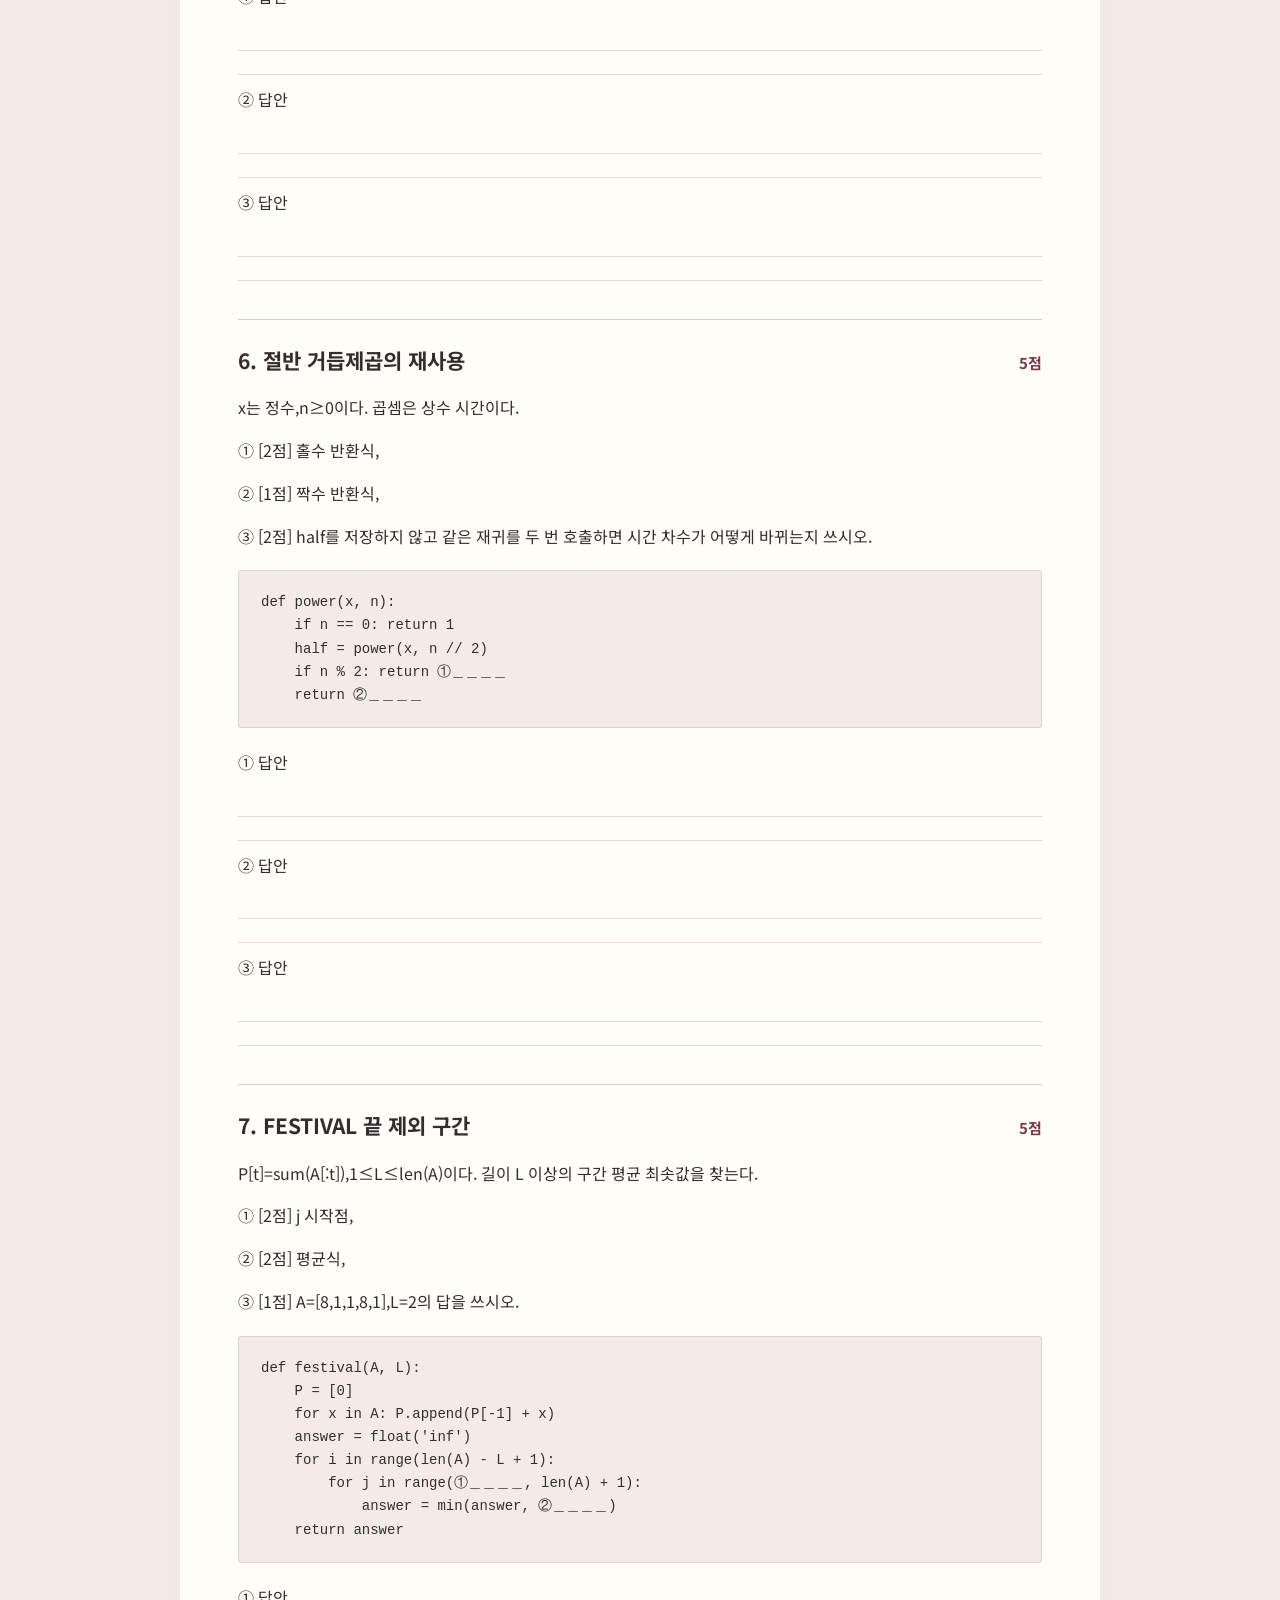
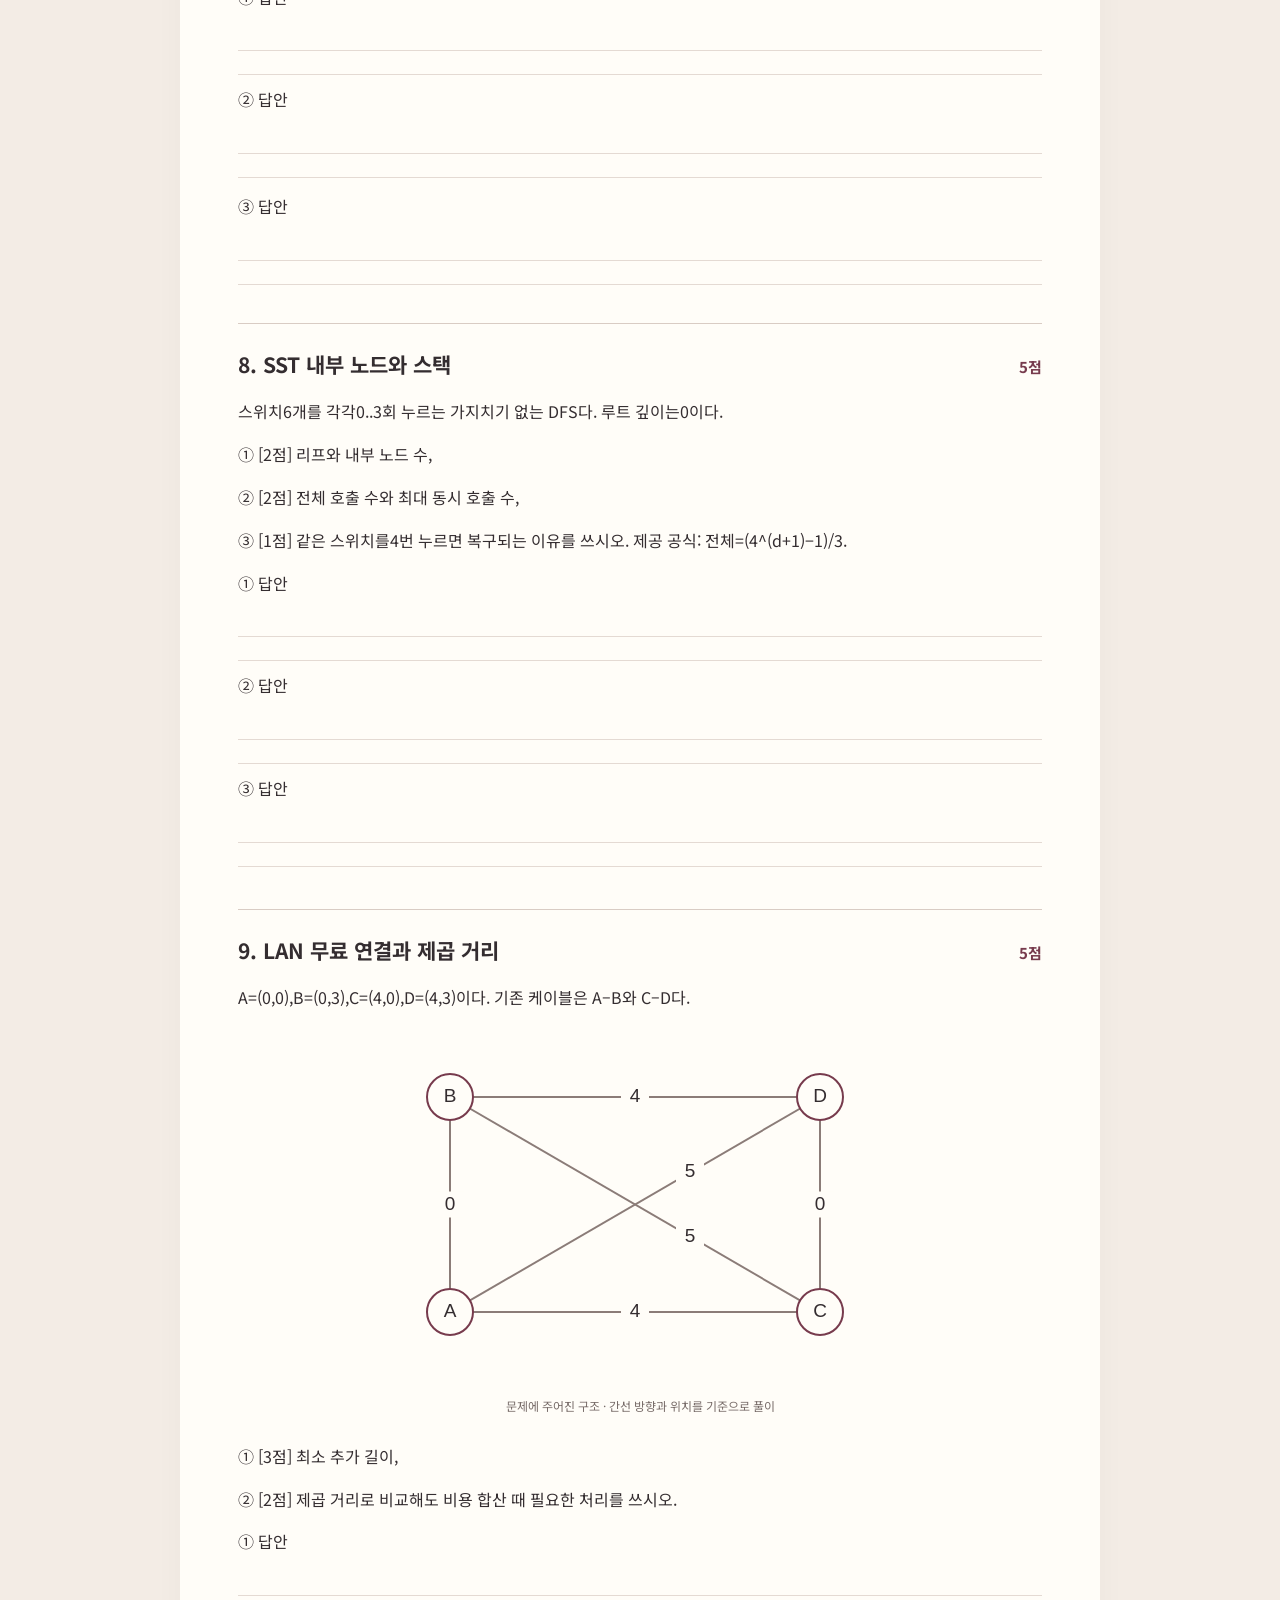
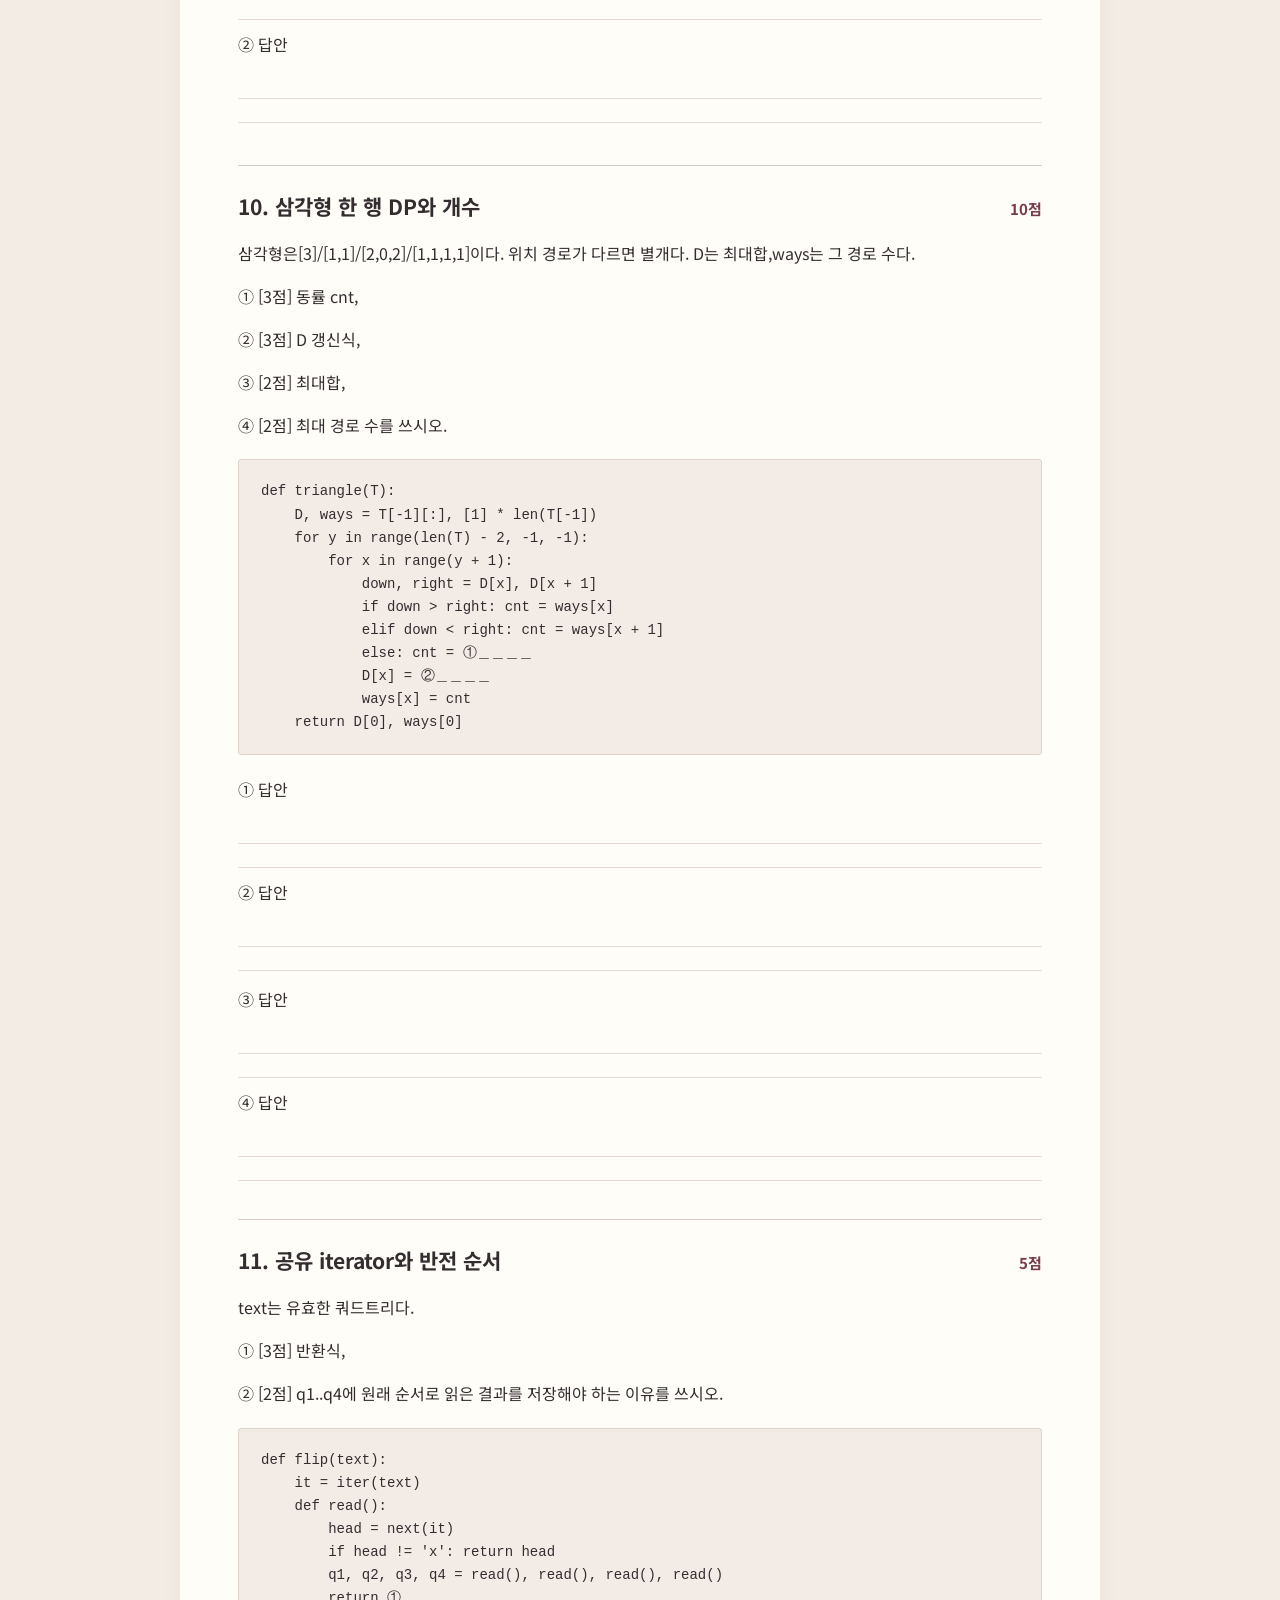
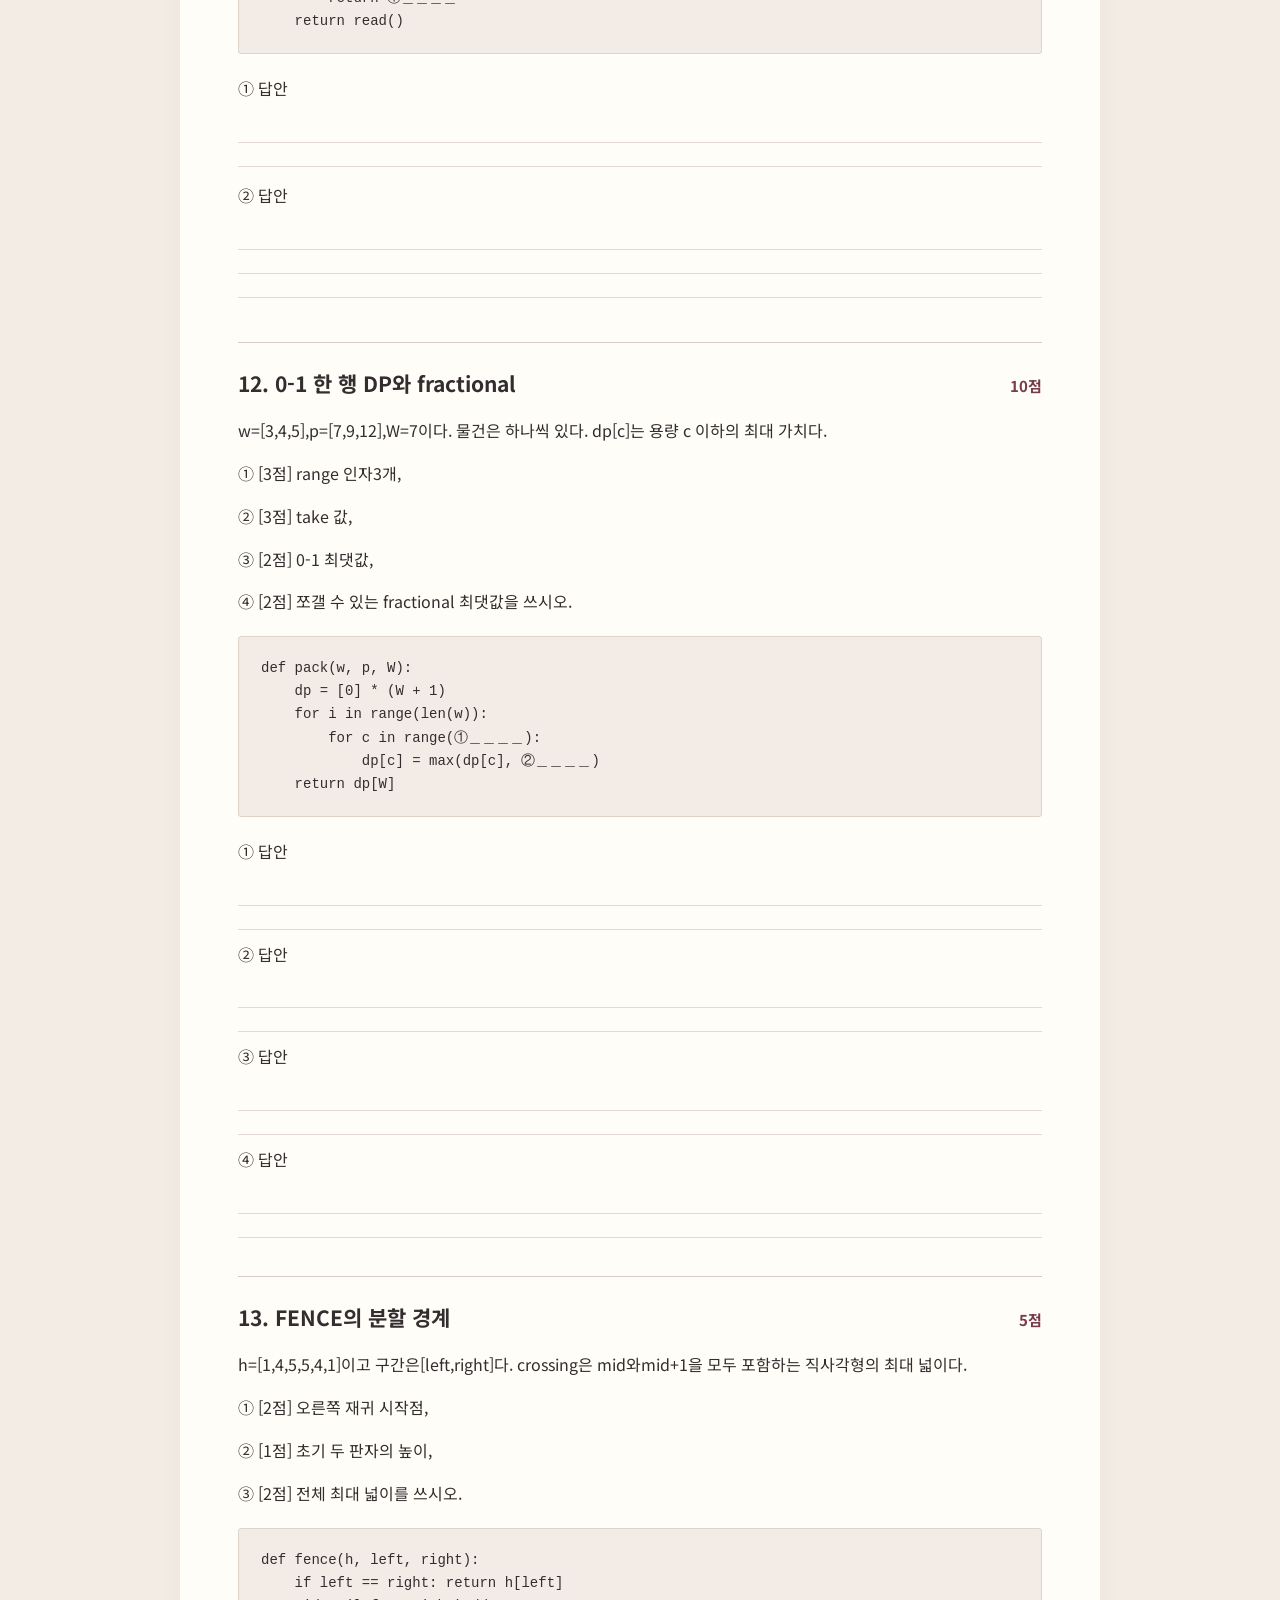
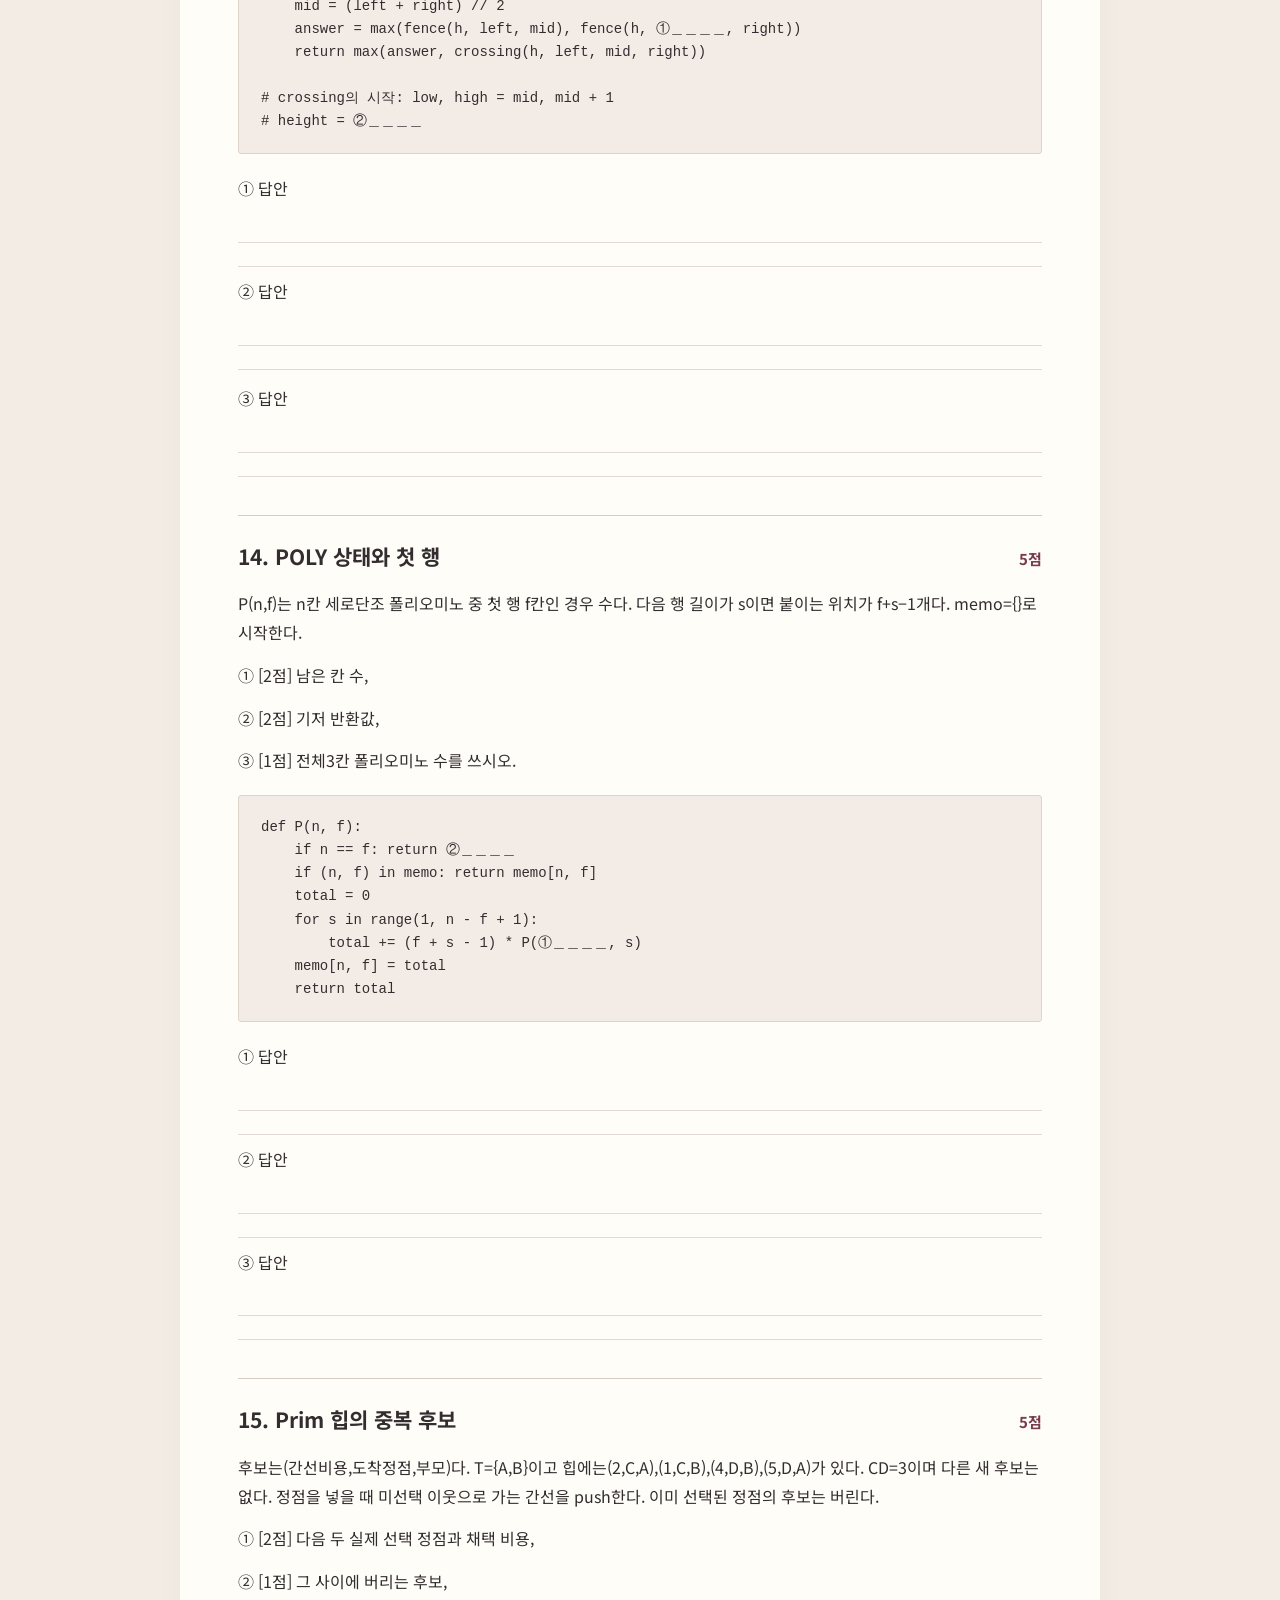
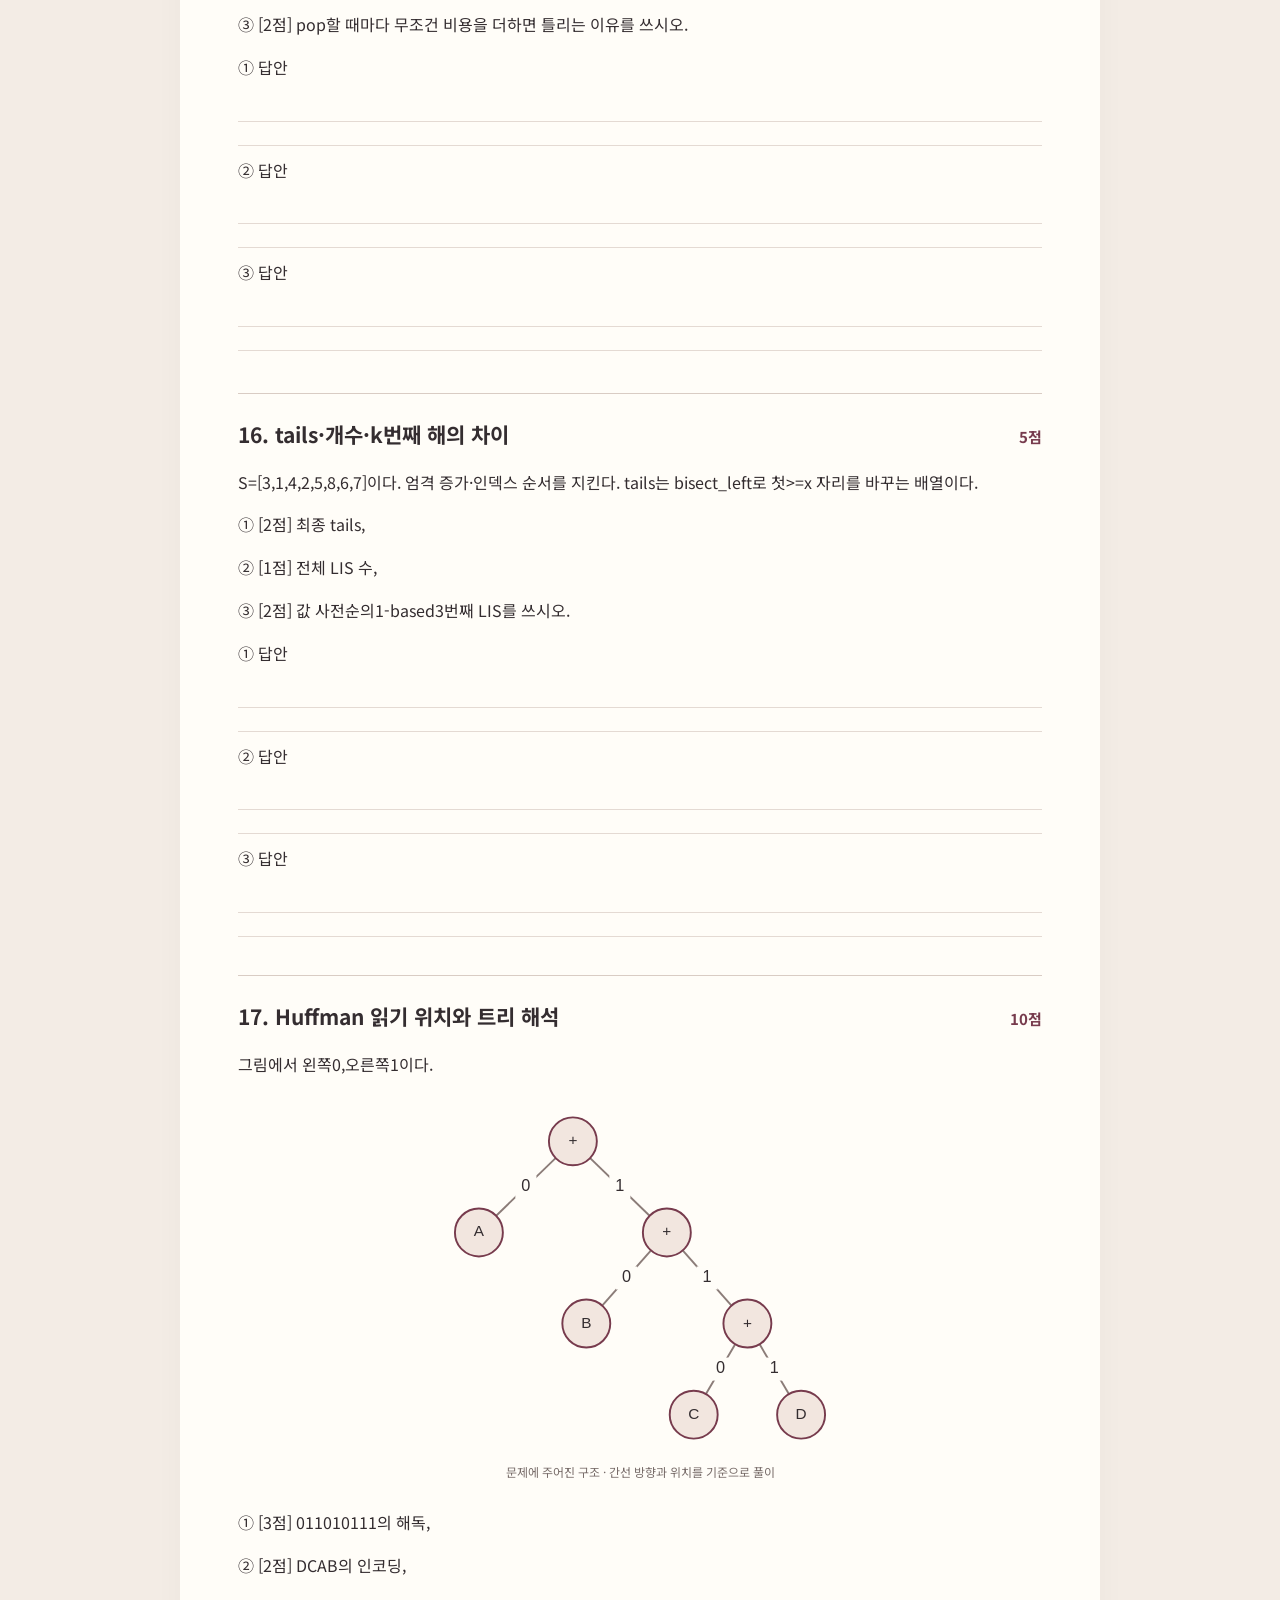
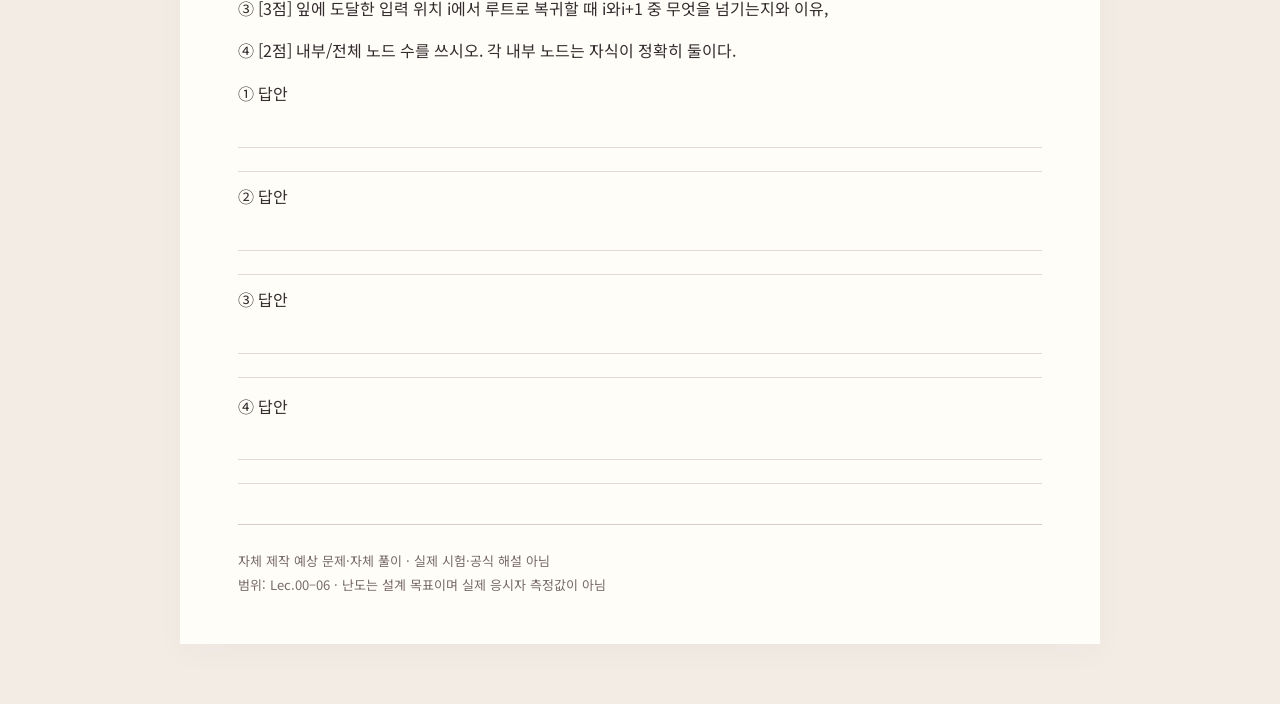
<file: 모의고사/5회_어려움.html>
<!DOCTYPE html>
<html lang="ko"><head><meta charset="utf-8"/><meta content="width=device-width,initial-scale=1" name="viewport"/><title>제5회 모의고사 · 어려움</title><link href="style.css" rel="stylesheet"/></head><body><nav class="top"><a href="index.html">모의고사 목록</a><a href="../학습실/index.html">학습실</a></nav><main id="main"><header><p class="eyebrow">ALGORITHMS 2 · ADVANCED PRACTICE</p><h1>제5회 모의고사 · 어려움</h1></header><p class="lead">기출 대비 어려움 · 조건 변형과 복합 추적</p><p>60분 · 17문항 · 100점 · 코드 빈칸 8문항. 한국어와 의미가 같은 의사코드 답안을 인정한다. 인덱스는0부터이며 구간·동률·상태 규약은 각 문제를 따른다. 계산기는 실제 공지의 공학용 계산기 허용 조건을 따른다. 빈칸에는 식·조건·문장 등 요구한 단위를 쓴다. 정답은 별도 문서에 있다.</p><div class="links"><a href="PDF/알고리즘2_모의고사_5회_어려움_문제_세로2단.pdf">문제지 PDF · 세로2단</a><a href="4-5회_정답과_해설.html#paper5">별도 정답·해설</a></div><section class="q" data-number="1" data-points="5" id="q1"><h2><span>1. 루프 불변식의 시점</span><span class="score">5점</span></h2><div class="qbody"><p>s=0에서 i=1..n에 대해 s+=i를 실행한다.</p>
<p>① [2점] i번째 덧셈 직전 s,</p>
<p>② [2점] 직후 s를 i의 식으로 쓰시오.</p>
<p>③ [1점] 반복 범위가 유한하다는 사실은 정확성과 별도로 무엇을 보장하는가?</p>
</div><div style="margin-top:10px"><span>① 답안</span><div class="answer-space" style="height:48px"></div></div><div style="margin-top:10px"><span>② 답안</span><div class="answer-space" style="height:48px"></div></div><div style="margin-top:10px"><span>③ 답안</span><div class="answer-space" style="height:48px"></div></div></section><section class="q" data-number="2" data-points="5" id="q2"><h2><span>2. 곱셈과 재귀 호출을 구별하기</span><span class="score">5점</span></h2><div class="qbody"><p>n≥1이고 정수 연산은 상수 시간이다.</p>
<p>① [2점] fast_sum(13)의 인자들을 기저까지 쓰시오.</p>
<p>② [1점] 최초 포함 호출 수,</p>
<p>③ [2점] 타이트한 복잡도를 쓰시오.</p>
<pre><code class="language-python">def fast_sum(n):
    if n == 1: return 1
    if n % 2: return fast_sum(n - 1) + n
    m = n // 2
    return 2 * fast_sum(m) + m * m
</code></pre>
</div><div style="margin-top:10px"><span>① 답안</span><div class="answer-space" style="height:48px"></div></div><div style="margin-top:10px"><span>② 답안</span><div class="answer-space" style="height:48px"></div></div><div style="margin-top:10px"><span>③ 답안</span><div class="answer-space" style="height:48px"></div></div></section><section class="q" data-number="3" data-points="5" id="q3"><h2><span>3. P·NP와 느슨한 상한</span><span class="score">5점</span></h2><div class="qbody"><p>① [2점] NP를 다항시간에 풀 수 없는 문제 집합이라고 정의하면 왜 틀리는지 P와의 관계를 포함해 쓰시오.</p>
<p>② [3점] 최악 시간이 Θ(n²)인 알고리즘에 O(n³)라고 쓰는 명제의 참·거짓과 타이트한지 여부를 쓰시오.</p>
</div><div style="margin-top:10px"><span>① 답안</span><div class="answer-space" style="height:52px"></div></div><div style="margin-top:10px"><span>② 답안</span><div class="answer-space" style="height:48px"></div></div></section><section class="q" data-number="4" data-points="5" id="q4"><h2><span>4. 합병의 최종 길이와 총비용</span><span class="score">5점</span></h2><div class="qbody"><p>길이[1,2,3,9,10]을 작은 두 개씩 합친다. 합친 길이는 다시 후보에 넣는다.</p>
<p>① [3점] 매 단계 합친 길이와 총비용,</p>
<p>② [2점] 마지막 길이만 반환하면 틀리는 이유를 쓰시오.</p>
</div><div style="margin-top:10px"><span>① 답안</span><div class="answer-space" style="height:48px"></div></div><div style="margin-top:10px"><span>② 답안</span><div class="answer-space" style="height:52px"></div></div></section><section class="q" data-number="5" data-points="5" id="q5"><h2><span>5. BOGGLE의 메모 상태</span><span class="score">5점</span></h2><div class="qbody"><p>칸 재방문은 허용하고 제자리 이동은 없다. directions는(0,0)을 뺀8방향 오프셋이다. H,W,board,word는 한 질의 동안 고정되고 memo={}로 시작한다. search는 해당 칸에서 word[k:]를 찾는다.</p>
<p>① [2점] 키,</p>
<p>② [2점] 다음 문자열 인덱스,</p>
<p>③ [1점] 1×2 보드 AB에서 ABA가 가능한지 쓰시오.</p>
<pre><code class="language-python">def search(y, x, k):
    if not (0 &lt;= y &lt; H and 0 &lt;= x &lt; W): return False
    if board[y][x] != word[k]: return False
    if k == len(word) - 1: return True
    key = ①＿＿＿＿
    if key in memo: return memo[key]
    memo[key] = any(search(y + dy, x + dx, ②＿＿＿＿)
                   for dy, dx in directions)
    return memo[key]
</code></pre>
</div><div style="margin-top:10px"><span>① 답안</span><div class="answer-space" style="height:48px"></div></div><div style="margin-top:10px"><span>② 답안</span><div class="answer-space" style="height:48px"></div></div><div style="margin-top:10px"><span>③ 답안</span><div class="answer-space" style="height:48px"></div></div></section><section class="q" data-number="6" data-points="5" id="q6"><h2><span>6. 절반 거듭제곱의 재사용</span><span class="score">5점</span></h2><div class="qbody"><p>x는 정수,n≥0이다. 곱셈은 상수 시간이다.</p>
<p>① [2점] 홀수 반환식,</p>
<p>② [1점] 짝수 반환식,</p>
<p>③ [2점] half를 저장하지 않고 같은 재귀를 두 번 호출하면 시간 차수가 어떻게 바뀌는지 쓰시오.</p>
<pre><code class="language-python">def power(x, n):
    if n == 0: return 1
    half = power(x, n // 2)
    if n % 2: return ①＿＿＿＿
    return ②＿＿＿＿
</code></pre>
</div><div style="margin-top:10px"><span>① 답안</span><div class="answer-space" style="height:48px"></div></div><div style="margin-top:10px"><span>② 답안</span><div class="answer-space" style="height:48px"></div></div><div style="margin-top:10px"><span>③ 답안</span><div class="answer-space" style="height:48px"></div></div></section><section class="q" data-number="7" data-points="5" id="q7"><h2><span>7. FESTIVAL 끝 제외 구간</span><span class="score">5점</span></h2><div class="qbody"><p>P[t]=sum(A[:t]),1≤L≤len(A)이다. 길이 L 이상의 구간 평균 최솟값을 찾는다.</p>
<p>① [2점] j 시작점,</p>
<p>② [2점] 평균식,</p>
<p>③ [1점] A=[8,1,1,8,1],L=2의 답을 쓰시오.</p>
<pre><code class="language-python">def festival(A, L):
    P = [0]
    for x in A: P.append(P[-1] + x)
    answer = float('inf')
    for i in range(len(A) - L + 1):
        for j in range(①＿＿＿＿, len(A) + 1):
            answer = min(answer, ②＿＿＿＿)
    return answer
</code></pre>
</div><div style="margin-top:10px"><span>① 답안</span><div class="answer-space" style="height:48px"></div></div><div style="margin-top:10px"><span>② 답안</span><div class="answer-space" style="height:52px"></div></div><div style="margin-top:10px"><span>③ 답안</span><div class="answer-space" style="height:48px"></div></div></section><section class="q" data-number="8" data-points="5" id="q8"><h2><span>8. SST 내부 노드와 스택</span><span class="score">5점</span></h2><div class="qbody"><p>스위치6개를 각각0..3회 누르는 가지치기 없는 DFS다. 루트 깊이는0이다.</p>
<p>① [2점] 리프와 내부 노드 수,</p>
<p>② [2점] 전체 호출 수와 최대 동시 호출 수,</p>
<p>③ [1점] 같은 스위치를4번 누르면 복구되는 이유를 쓰시오. 제공 공식: 전체=(4^(d+1)−1)/3.</p>
</div><div style="margin-top:10px"><span>① 답안</span><div class="answer-space" style="height:48px"></div></div><div style="margin-top:10px"><span>② 답안</span><div class="answer-space" style="height:48px"></div></div><div style="margin-top:10px"><span>③ 답안</span><div class="answer-space" style="height:52px"></div></div></section><section class="q" data-number="9" data-points="5" id="q9"><h2><span>9. LAN 무료 연결과 제곱 거리</span><span class="score">5점</span></h2><div class="qbody"><p>A=(0,0),B=(0,3),C=(4,0),D=(4,3)이다. 기존 케이블은 A–B와 C–D다.</p>
<figure><a href="assets/hard5-lan.svg"><img alt="문제 풀이용 그림" src="assets/hard5-lan.svg" style="display:block;width:100%;max-height:350px"/></a><figcaption>문제에 주어진 구조 · 간선 방향과 위치를 기준으로 풀이</figcaption></figure>
<p>① [3점] 최소 추가 길이,</p>
<p>② [2점] 제곱 거리로 비교해도 비용 합산 때 필요한 처리를 쓰시오.</p>
</div><div style="margin-top:10px"><span>① 답안</span><div class="answer-space" style="height:48px"></div></div><div style="margin-top:10px"><span>② 답안</span><div class="answer-space" style="height:52px"></div></div></section><section class="q" data-number="10" data-points="10" id="q10"><h2><span>10. 삼각형 한 행 DP와 개수</span><span class="score">10점</span></h2><div class="qbody"><p>삼각형은[3]/[1,1]/[2,0,2]/[1,1,1,1]이다. 위치 경로가 다르면 별개다. D는 최대합,ways는 그 경로 수다.</p>
<p>① [3점] 동률 cnt,</p>
<p>② [3점] D 갱신식,</p>
<p>③ [2점] 최대합,</p>
<p>④ [2점] 최대 경로 수를 쓰시오.</p>
<pre><code class="language-python">def triangle(T):
    D, ways = T[-1][:], [1] * len(T[-1])
    for y in range(len(T) - 2, -1, -1):
        for x in range(y + 1):
            down, right = D[x], D[x + 1]
            if down &gt; right: cnt = ways[x]
            elif down &lt; right: cnt = ways[x + 1]
            else: cnt = ①＿＿＿＿
            D[x] = ②＿＿＿＿
            ways[x] = cnt
    return D[0], ways[0]
</code></pre>
</div><div style="margin-top:10px"><span>① 답안</span><div class="answer-space" style="height:48px"></div></div><div style="margin-top:10px"><span>② 답안</span><div class="answer-space" style="height:52px"></div></div><div style="margin-top:10px"><span>③ 답안</span><div class="answer-space" style="height:48px"></div></div><div style="margin-top:10px"><span>④ 답안</span><div class="answer-space" style="height:48px"></div></div></section><section class="q" data-number="11" data-points="5" id="q11"><h2><span>11. 공유 iterator와 반전 순서</span><span class="score">5점</span></h2><div class="qbody"><p>text는 유효한 쿼드트리다.</p>
<p>① [3점] 반환식,</p>
<p>② [2점] q1..q4에 원래 순서로 읽은 결과를 저장해야 하는 이유를 쓰시오.</p>
<pre><code class="language-python">def flip(text):
    it = iter(text)
    def read():
        head = next(it)
        if head != 'x': return head
        q1, q2, q3, q4 = read(), read(), read(), read()
        return ①＿＿＿＿
    return read()
</code></pre>
</div><div style="margin-top:10px"><span>① 답안</span><div class="answer-space" style="height:52px"></div></div><div style="margin-top:10px"><span>② 답안</span><div class="answer-space" style="height:78px"></div></div></section><section class="q" data-number="12" data-points="10" id="q12"><h2><span>12. 0-1 한 행 DP와 fractional</span><span class="score">10점</span></h2><div class="qbody"><p>w=[3,4,5],p=[7,9,12],W=7이다. 물건은 하나씩 있다. dp[c]는 용량 c 이하의 최대 가치다.</p>
<p>① [3점] range 인자3개,</p>
<p>② [3점] take 값,</p>
<p>③ [2점] 0-1 최댓값,</p>
<p>④ [2점] 쪼갤 수 있는 fractional 최댓값을 쓰시오.</p>
<pre><code class="language-python">def pack(w, p, W):
    dp = [0] * (W + 1)
    for i in range(len(w)):
        for c in range(①＿＿＿＿):
            dp[c] = max(dp[c], ②＿＿＿＿)
    return dp[W]
</code></pre>
</div><div style="margin-top:10px"><span>① 답안</span><div class="answer-space" style="height:48px"></div></div><div style="margin-top:10px"><span>② 답안</span><div class="answer-space" style="height:48px"></div></div><div style="margin-top:10px"><span>③ 답안</span><div class="answer-space" style="height:48px"></div></div><div style="margin-top:10px"><span>④ 답안</span><div class="answer-space" style="height:48px"></div></div></section><section class="q" data-number="13" data-points="5" id="q13"><h2><span>13. FENCE의 분할 경계</span><span class="score">5점</span></h2><div class="qbody"><p>h=[1,4,5,5,4,1]이고 구간은[left,right]다. crossing은 mid와mid+1을 모두 포함하는 직사각형의 최대 넓이다.</p>
<p>① [2점] 오른쪽 재귀 시작점,</p>
<p>② [1점] 초기 두 판자의 높이,</p>
<p>③ [2점] 전체 최대 넓이를 쓰시오.</p>
<pre><code class="language-python">def fence(h, left, right):
    if left == right: return h[left]
    mid = (left + right) // 2
    answer = max(fence(h, left, mid), fence(h, ①＿＿＿＿, right))
    return max(answer, crossing(h, left, mid, right))

# crossing의 시작: low, high = mid, mid + 1
# height = ②＿＿＿＿
</code></pre>
</div><div style="margin-top:10px"><span>① 답안</span><div class="answer-space" style="height:48px"></div></div><div style="margin-top:10px"><span>② 답안</span><div class="answer-space" style="height:52px"></div></div><div style="margin-top:10px"><span>③ 답안</span><div class="answer-space" style="height:48px"></div></div></section><section class="q" data-number="14" data-points="5" id="q14"><h2><span>14. POLY 상태와 첫 행</span><span class="score">5점</span></h2><div class="qbody"><p>P(n,f)는 n칸 세로단조 폴리오미노 중 첫 행 f칸인 경우 수다. 다음 행 길이가 s이면 붙이는 위치가 f+s−1개다. memo={}로 시작한다.</p>
<p>① [2점] 남은 칸 수,</p>
<p>② [2점] 기저 반환값,</p>
<p>③ [1점] 전체3칸 폴리오미노 수를 쓰시오.</p>
<pre><code class="language-python">def P(n, f):
    if n == f: return ②＿＿＿＿
    if (n, f) in memo: return memo[n, f]
    total = 0
    for s in range(1, n - f + 1):
        total += (f + s - 1) * P(①＿＿＿＿, s)
    memo[n, f] = total
    return total
</code></pre>
</div><div style="margin-top:10px"><span>① 답안</span><div class="answer-space" style="height:48px"></div></div><div style="margin-top:10px"><span>② 답안</span><div class="answer-space" style="height:48px"></div></div><div style="margin-top:10px"><span>③ 답안</span><div class="answer-space" style="height:48px"></div></div></section><section class="q" data-number="15" data-points="5" id="q15"><h2><span>15. Prim 힙의 중복 후보</span><span class="score">5점</span></h2><div class="qbody"><p>후보는(간선비용,도착정점,부모)다. T={A,B}이고 힙에는(2,C,A),(1,C,B),(4,D,B),(5,D,A)가 있다. CD=3이며 다른 새 후보는 없다. 정점을 넣을 때 미선택 이웃으로 가는 간선을 push한다. 이미 선택된 정점의 후보는 버린다.</p>
<p>① [2점] 다음 두 실제 선택 정점과 채택 비용,</p>
<p>② [1점] 그 사이에 버리는 후보,</p>
<p>③ [2점] pop할 때마다 무조건 비용을 더하면 틀리는 이유를 쓰시오.</p>
</div><div style="margin-top:10px"><span>① 답안</span><div class="answer-space" style="height:48px"></div></div><div style="margin-top:10px"><span>② 답안</span><div class="answer-space" style="height:48px"></div></div><div style="margin-top:10px"><span>③ 답안</span><div class="answer-space" style="height:52px"></div></div></section><section class="q" data-number="16" data-points="5" id="q16"><h2><span>16. tails·개수·k번째 해의 차이</span><span class="score">5점</span></h2><div class="qbody"><p>S=[3,1,4,2,5,8,6,7]이다. 엄격 증가·인덱스 순서를 지킨다. tails는 bisect_left로 첫&gt;=x 자리를 바꾸는 배열이다.</p>
<p>① [2점] 최종 tails,</p>
<p>② [1점] 전체 LIS 수,</p>
<p>③ [2점] 값 사전순의1-based3번째 LIS를 쓰시오.</p>
</div><div style="margin-top:10px"><span>① 답안</span><div class="answer-space" style="height:48px"></div></div><div style="margin-top:10px"><span>② 답안</span><div class="answer-space" style="height:48px"></div></div><div style="margin-top:10px"><span>③ 답안</span><div class="answer-space" style="height:48px"></div></div></section><section class="q" data-number="17" data-points="10" id="q17"><h2><span>17. Huffman 읽기 위치와 트리 해석</span><span class="score">10점</span></h2><div class="qbody"><p>그림에서 왼쪽0,오른쪽1이다.</p>
<figure><a href="assets/hard5-huffman.svg"><img alt="문제 풀이용 그림" src="assets/hard5-huffman.svg" style="display:block;width:100%;max-height:350px"/></a><figcaption>문제에 주어진 구조 · 간선 방향과 위치를 기준으로 풀이</figcaption></figure>
<p>① [3점] 011010111의 해독,</p>
<p>② [2점] DCAB의 인코딩,</p>
<p>③ [3점] 잎에 도달한 입력 위치 i에서 루트로 복귀할 때 i와i+1 중 무엇을 넘기는지와 이유,</p>
<p>④ [2점] 내부/전체 노드 수를 쓰시오. 각 내부 노드는 자식이 정확히 둘이다.</p>
</div><div style="margin-top:10px"><span>① 답안</span><div class="answer-space" style="height:48px"></div></div><div style="margin-top:10px"><span>② 답안</span><div class="answer-space" style="height:48px"></div></div><div style="margin-top:10px"><span>③ 답안</span><div class="answer-space" style="height:52px"></div></div><div style="margin-top:10px"><span>④ 답안</span><div class="answer-space" style="height:48px"></div></div></section><footer>자체 제작 예상 문제·자체 풀이 · 실제 시험·공식 해설 아님<br/>범위: Lec.00–06 · 난도는 설계 목표이며 실제 응시자 측정값이 아님</footer></main></body></html>
</file>
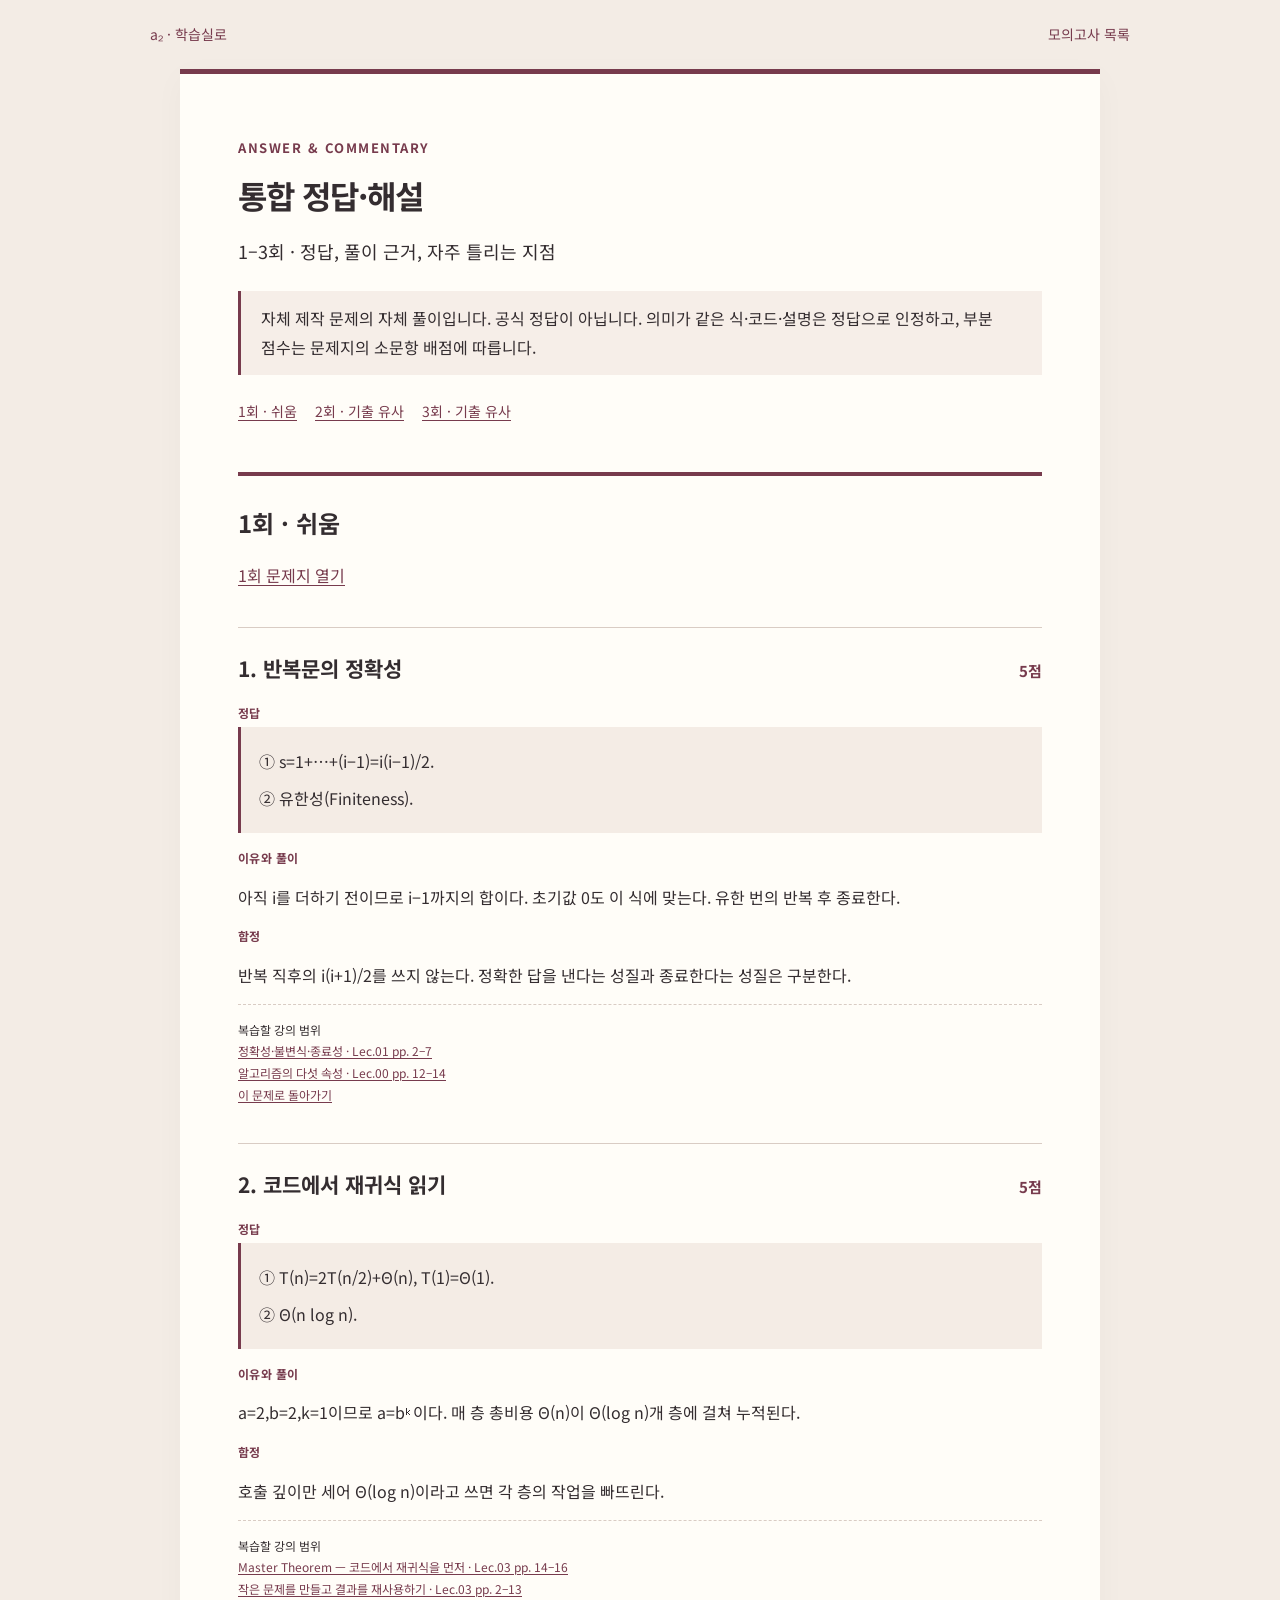
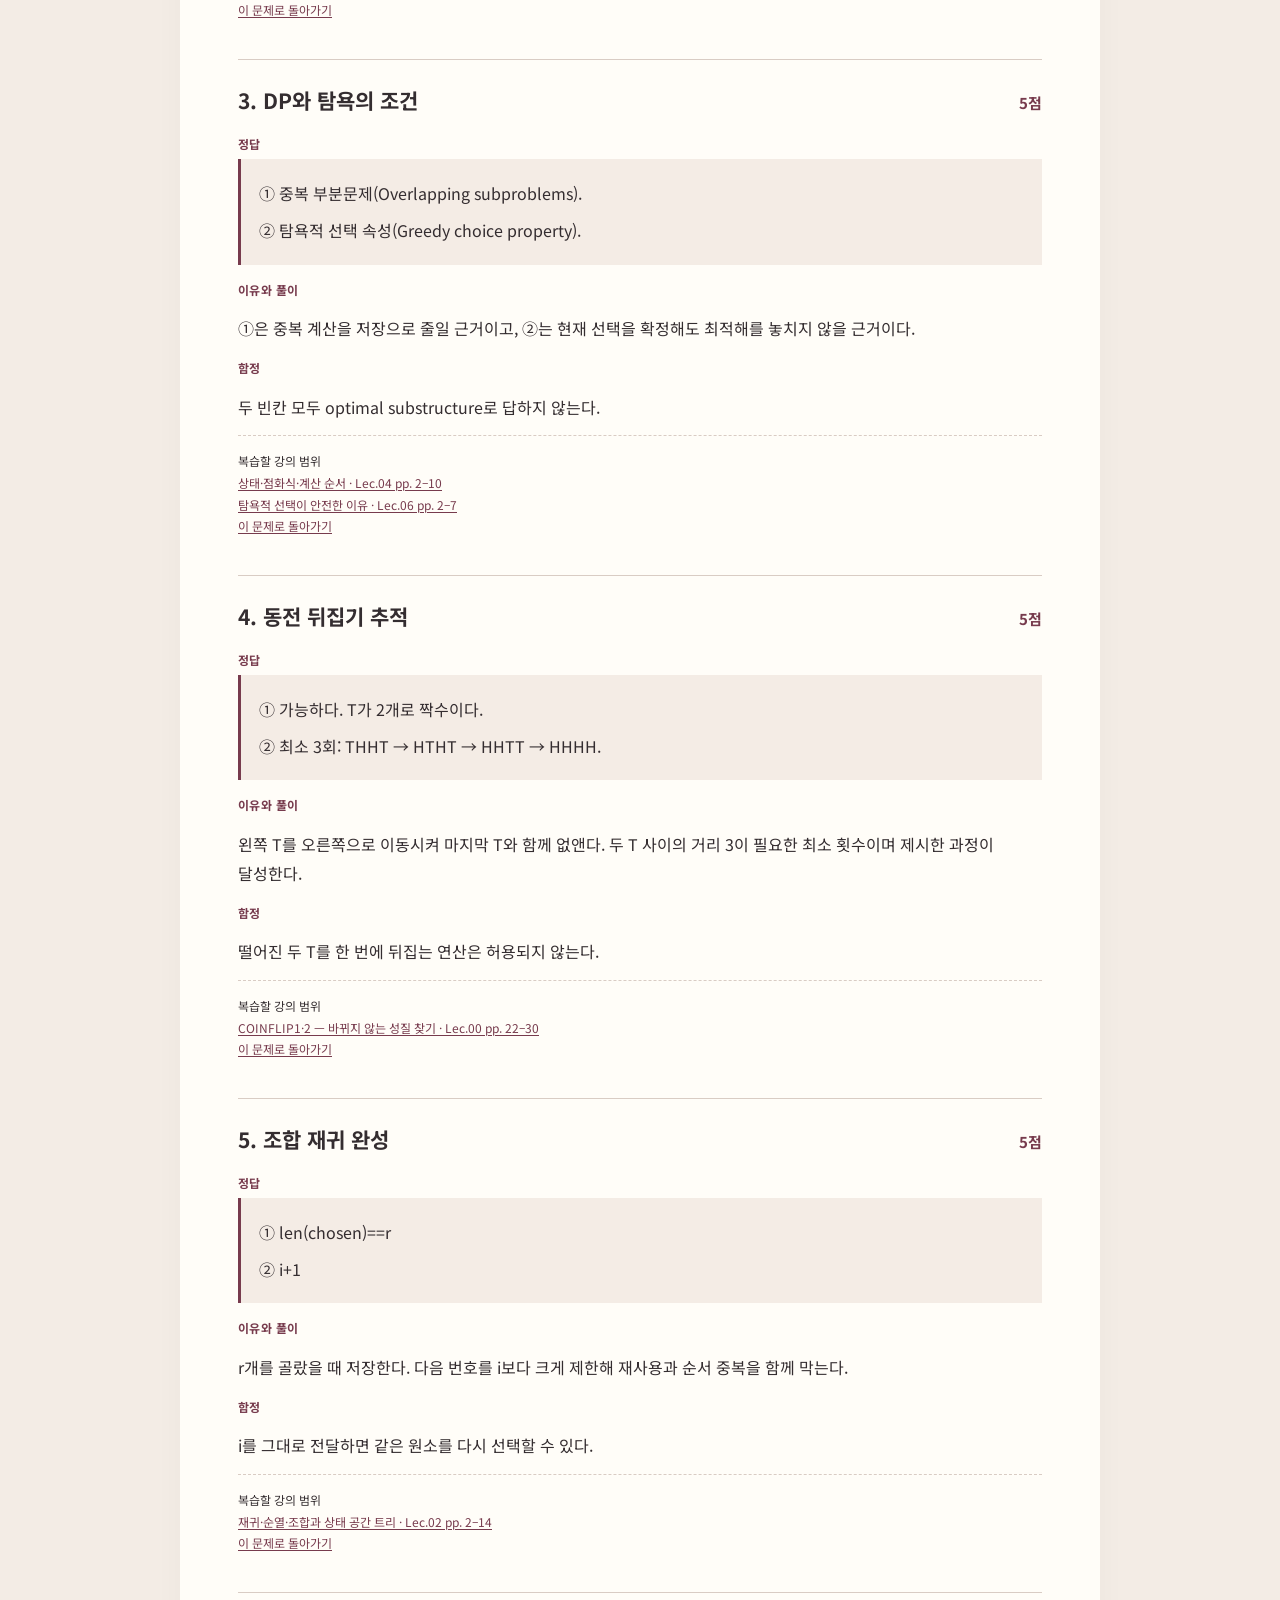
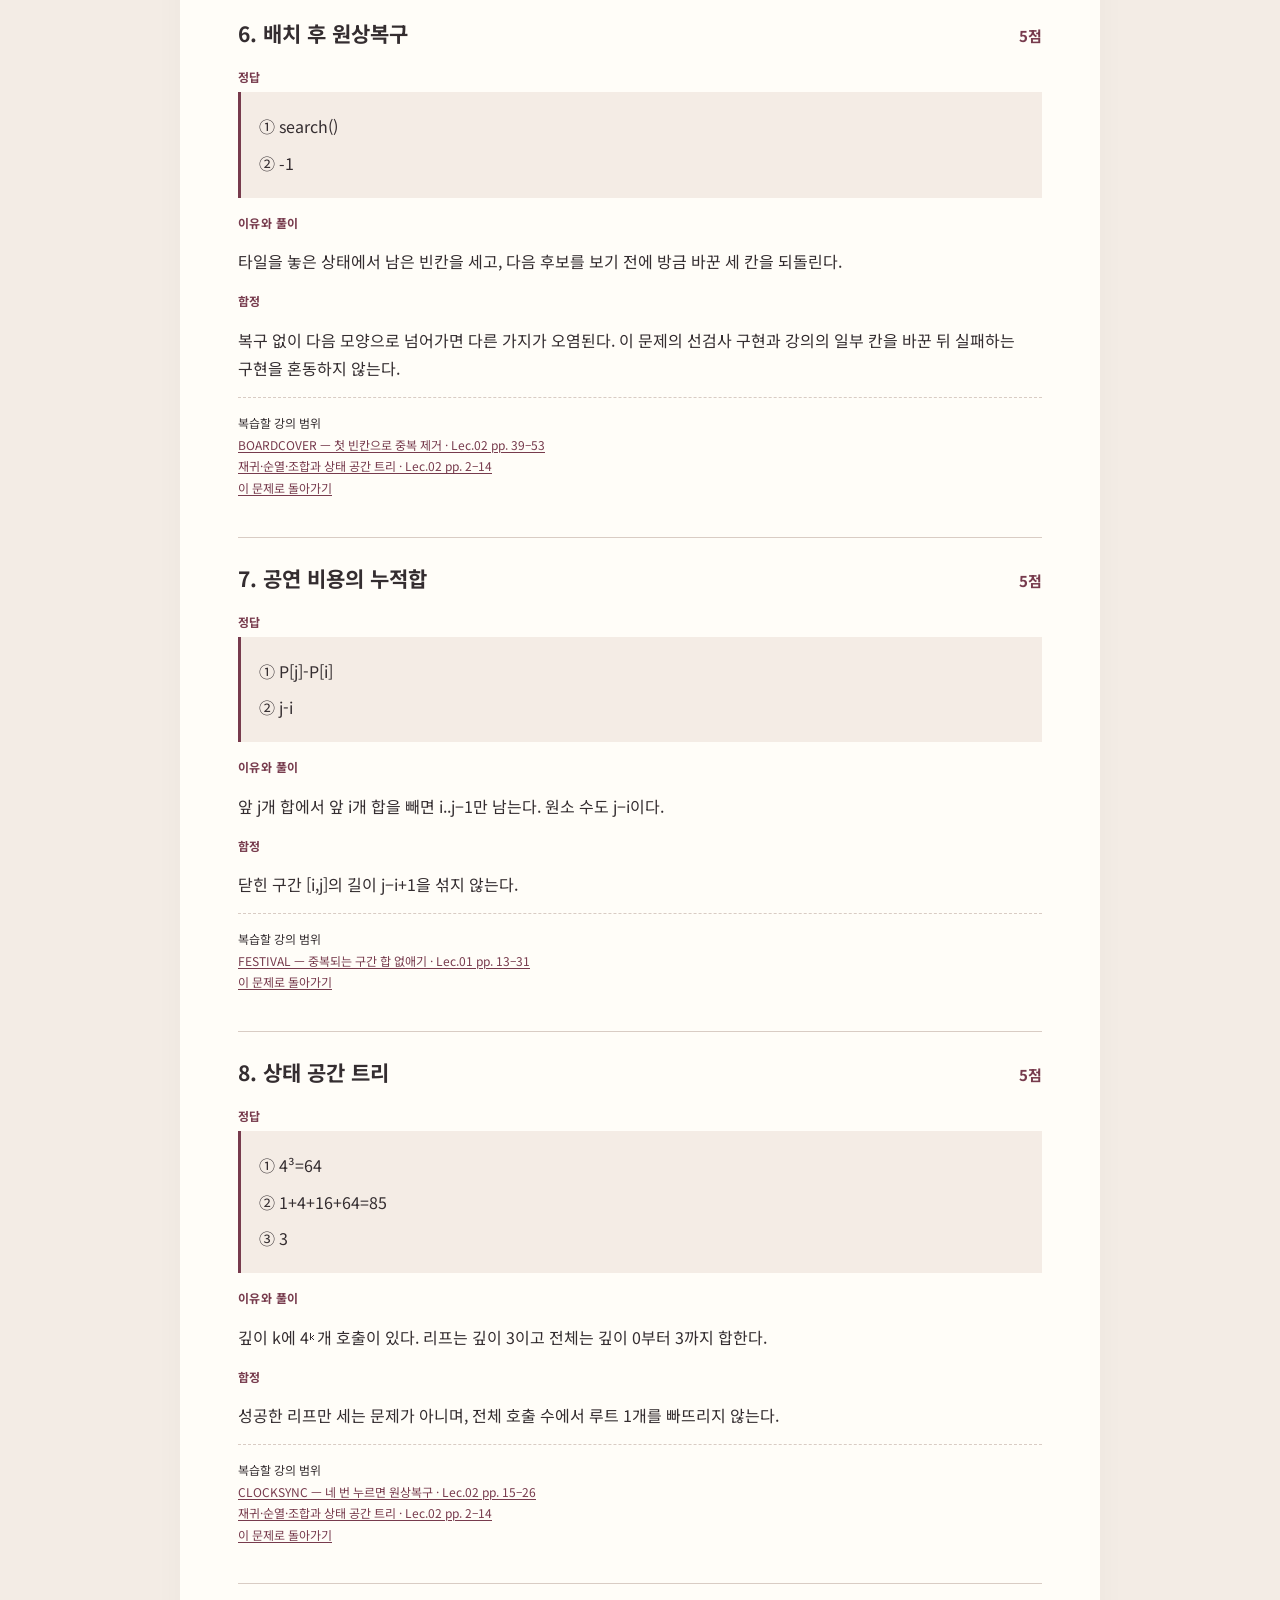
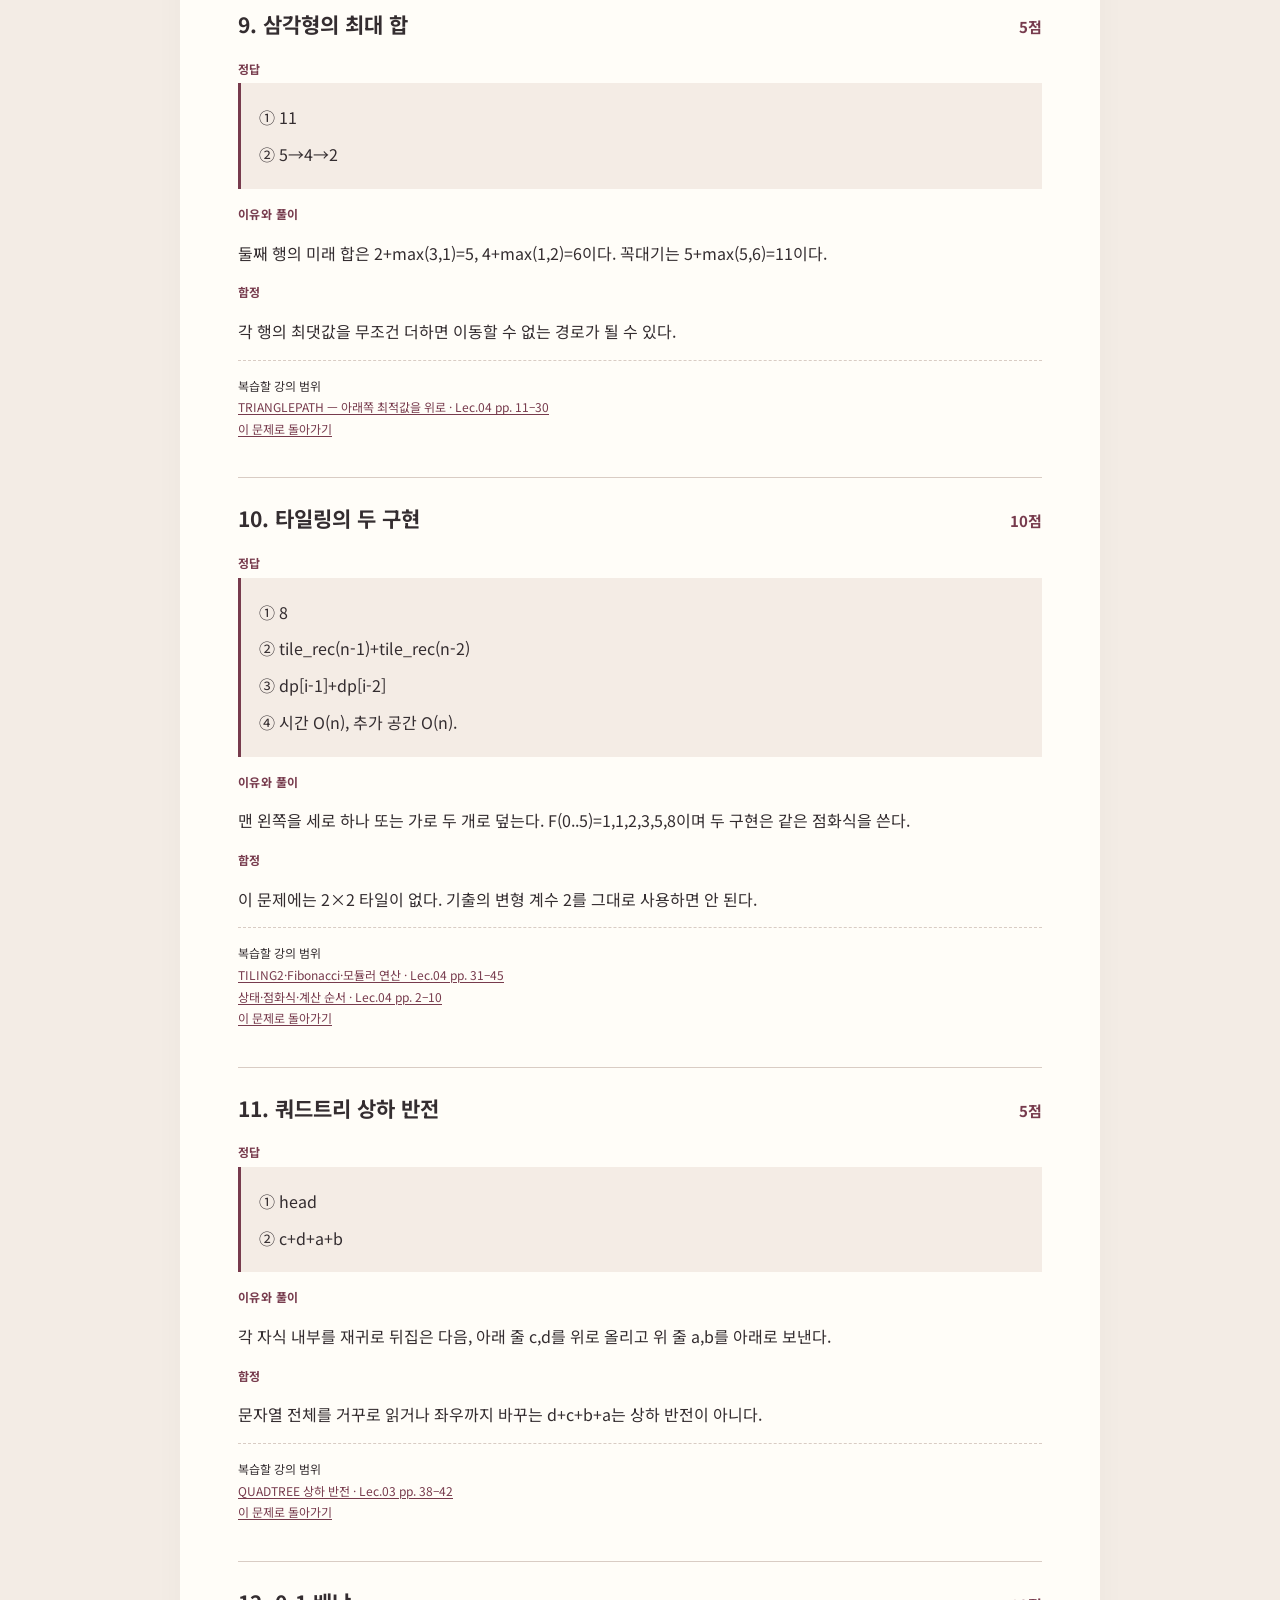
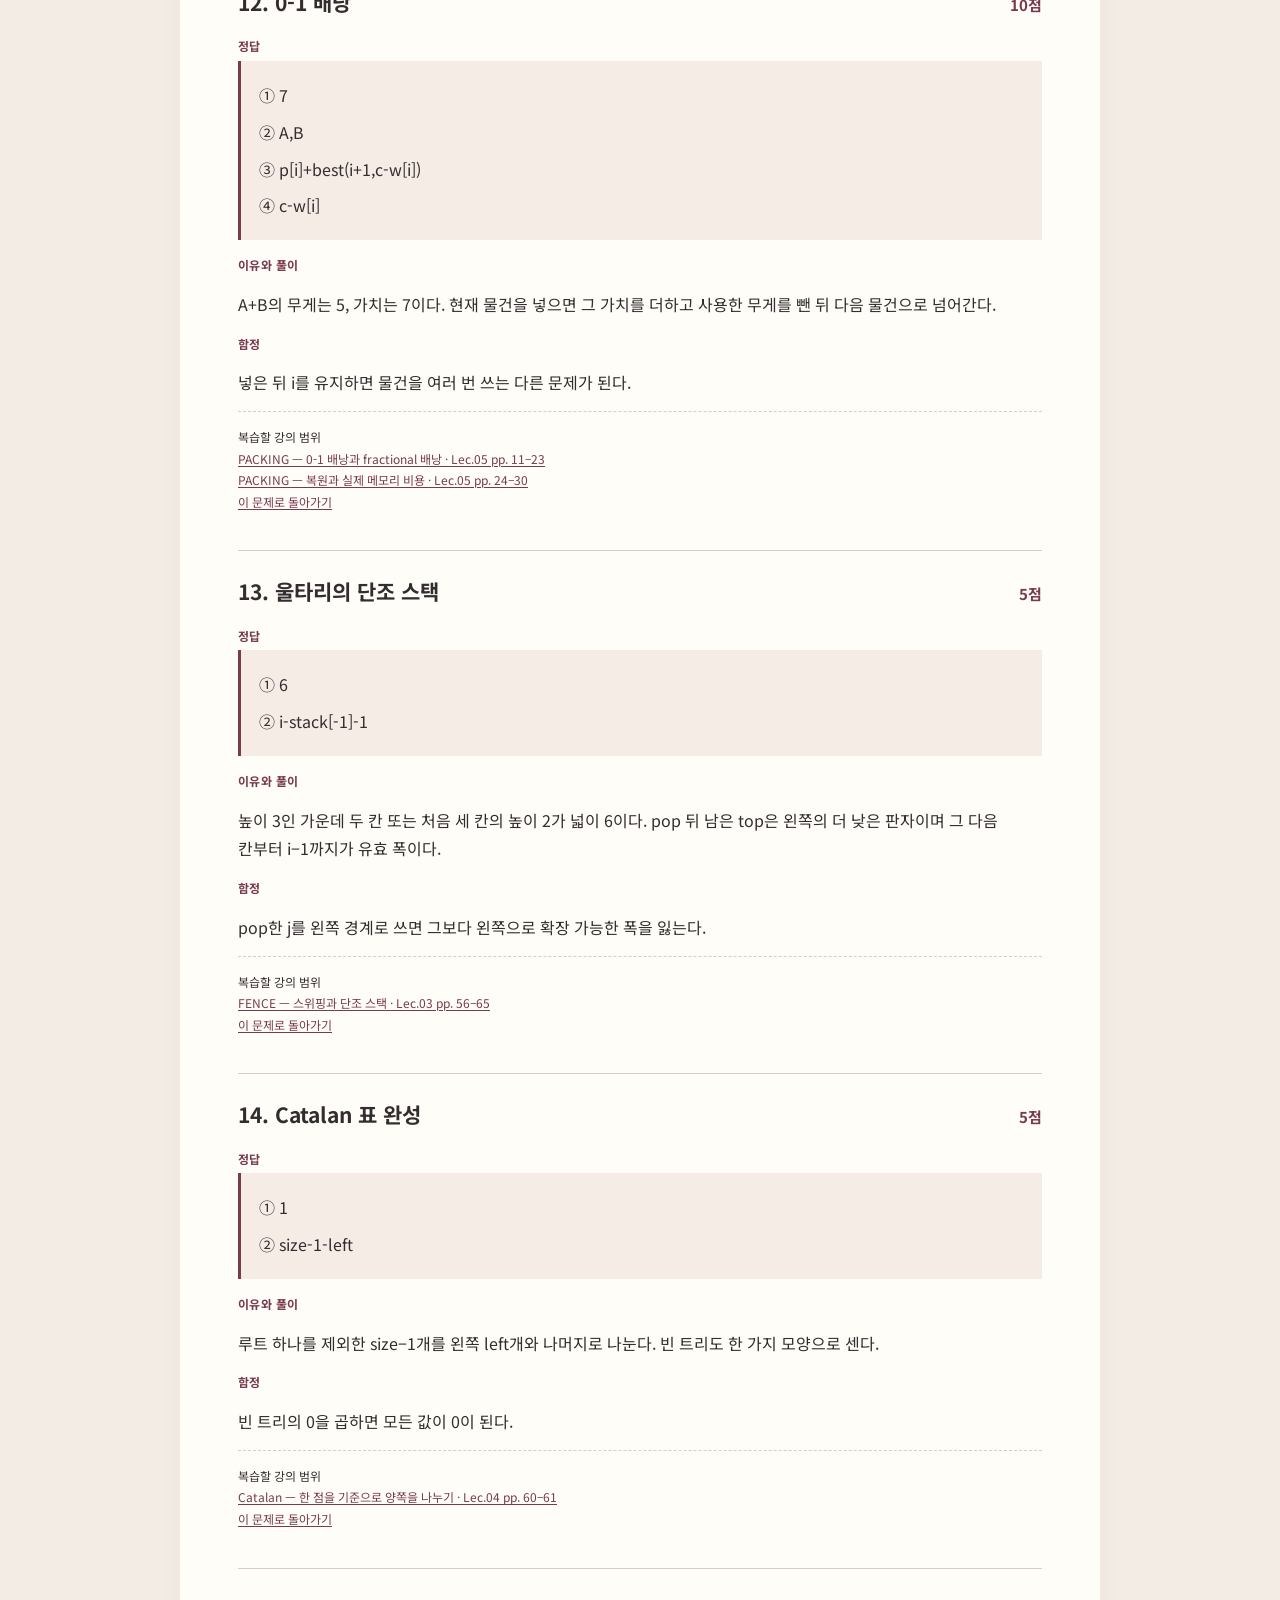
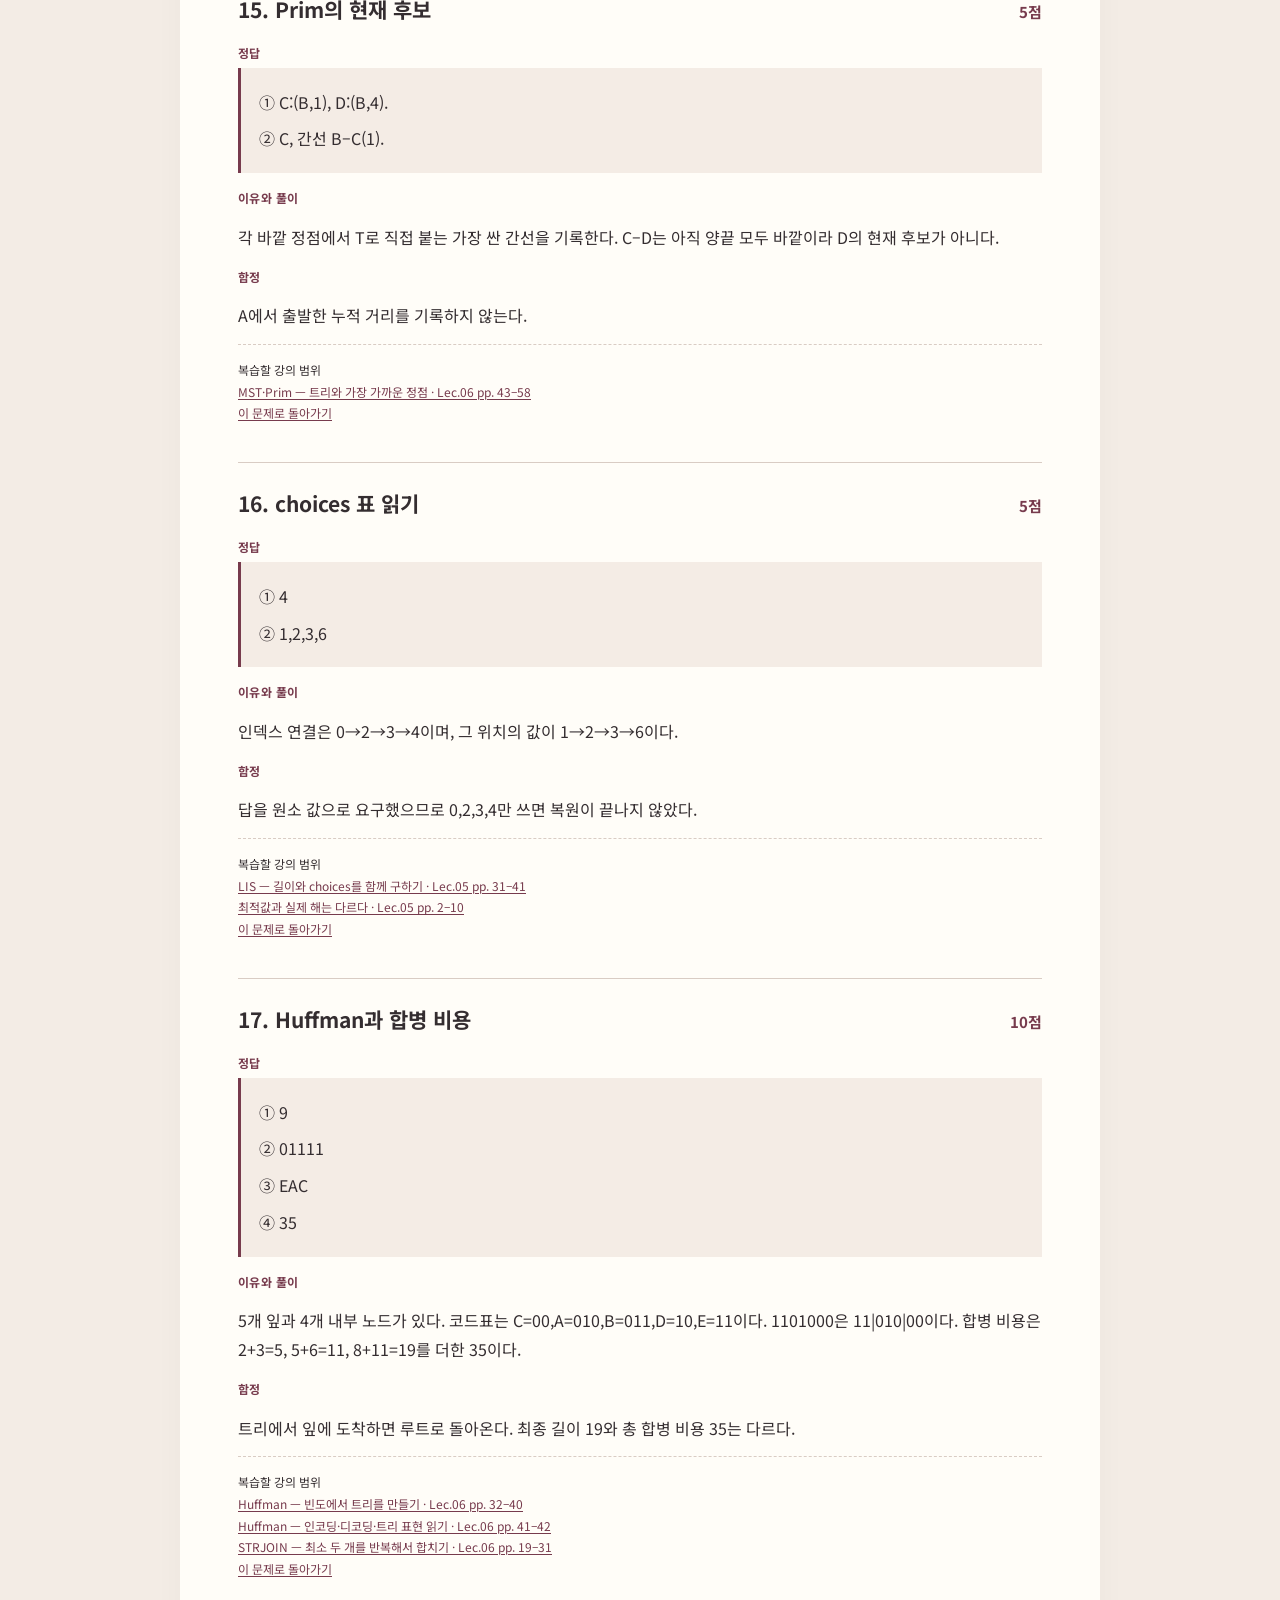
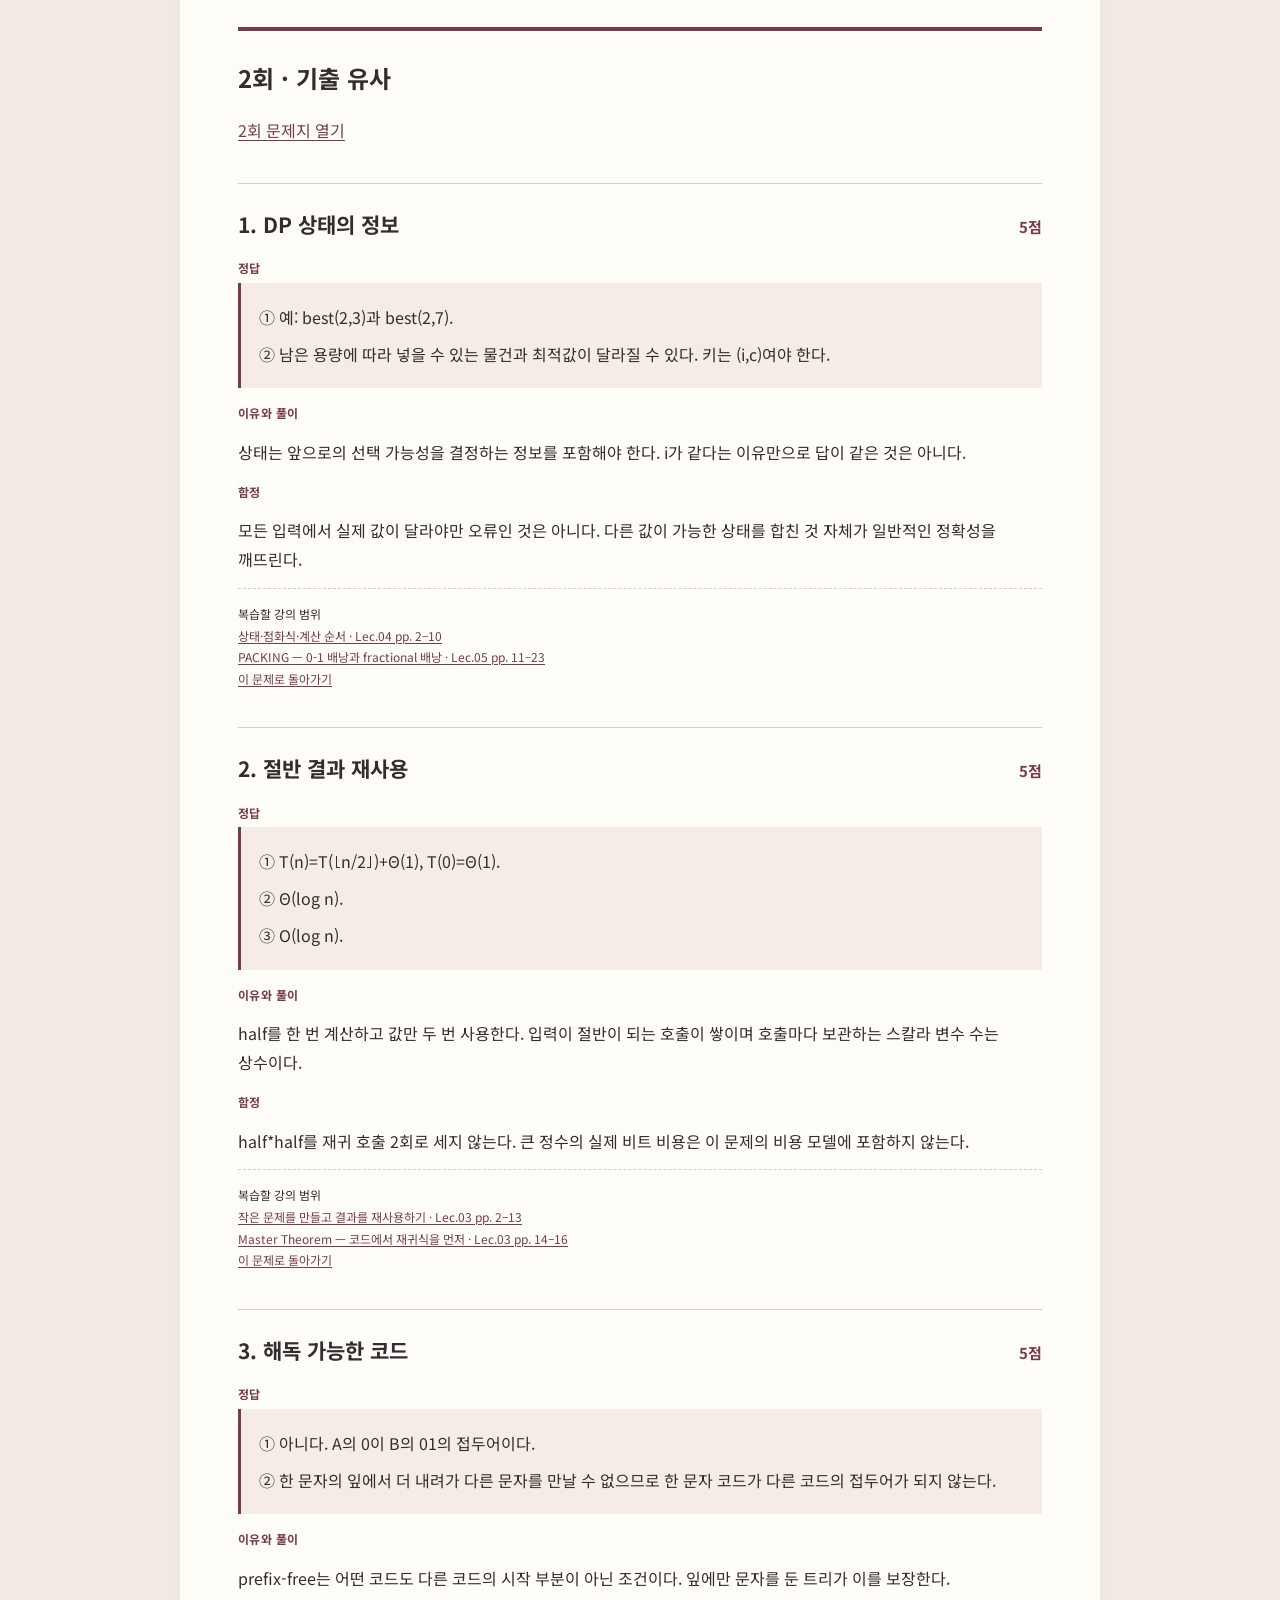
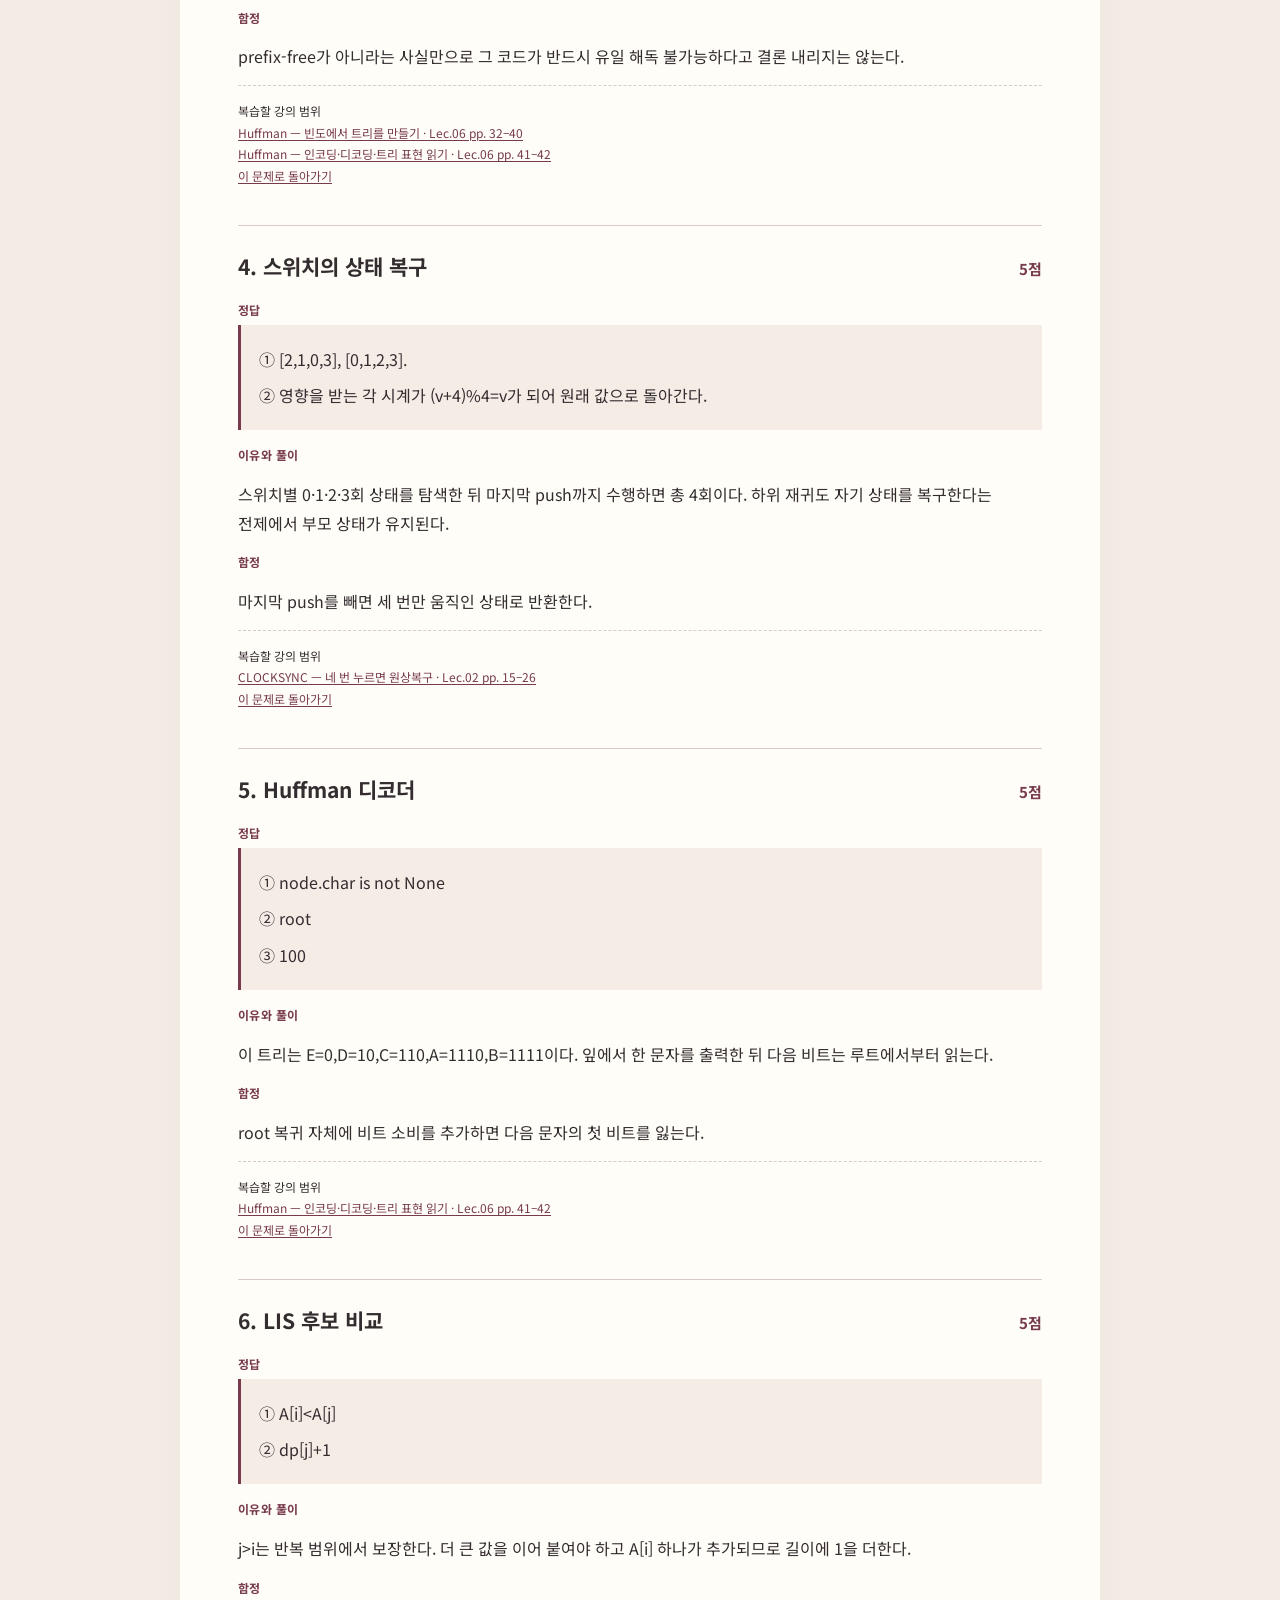
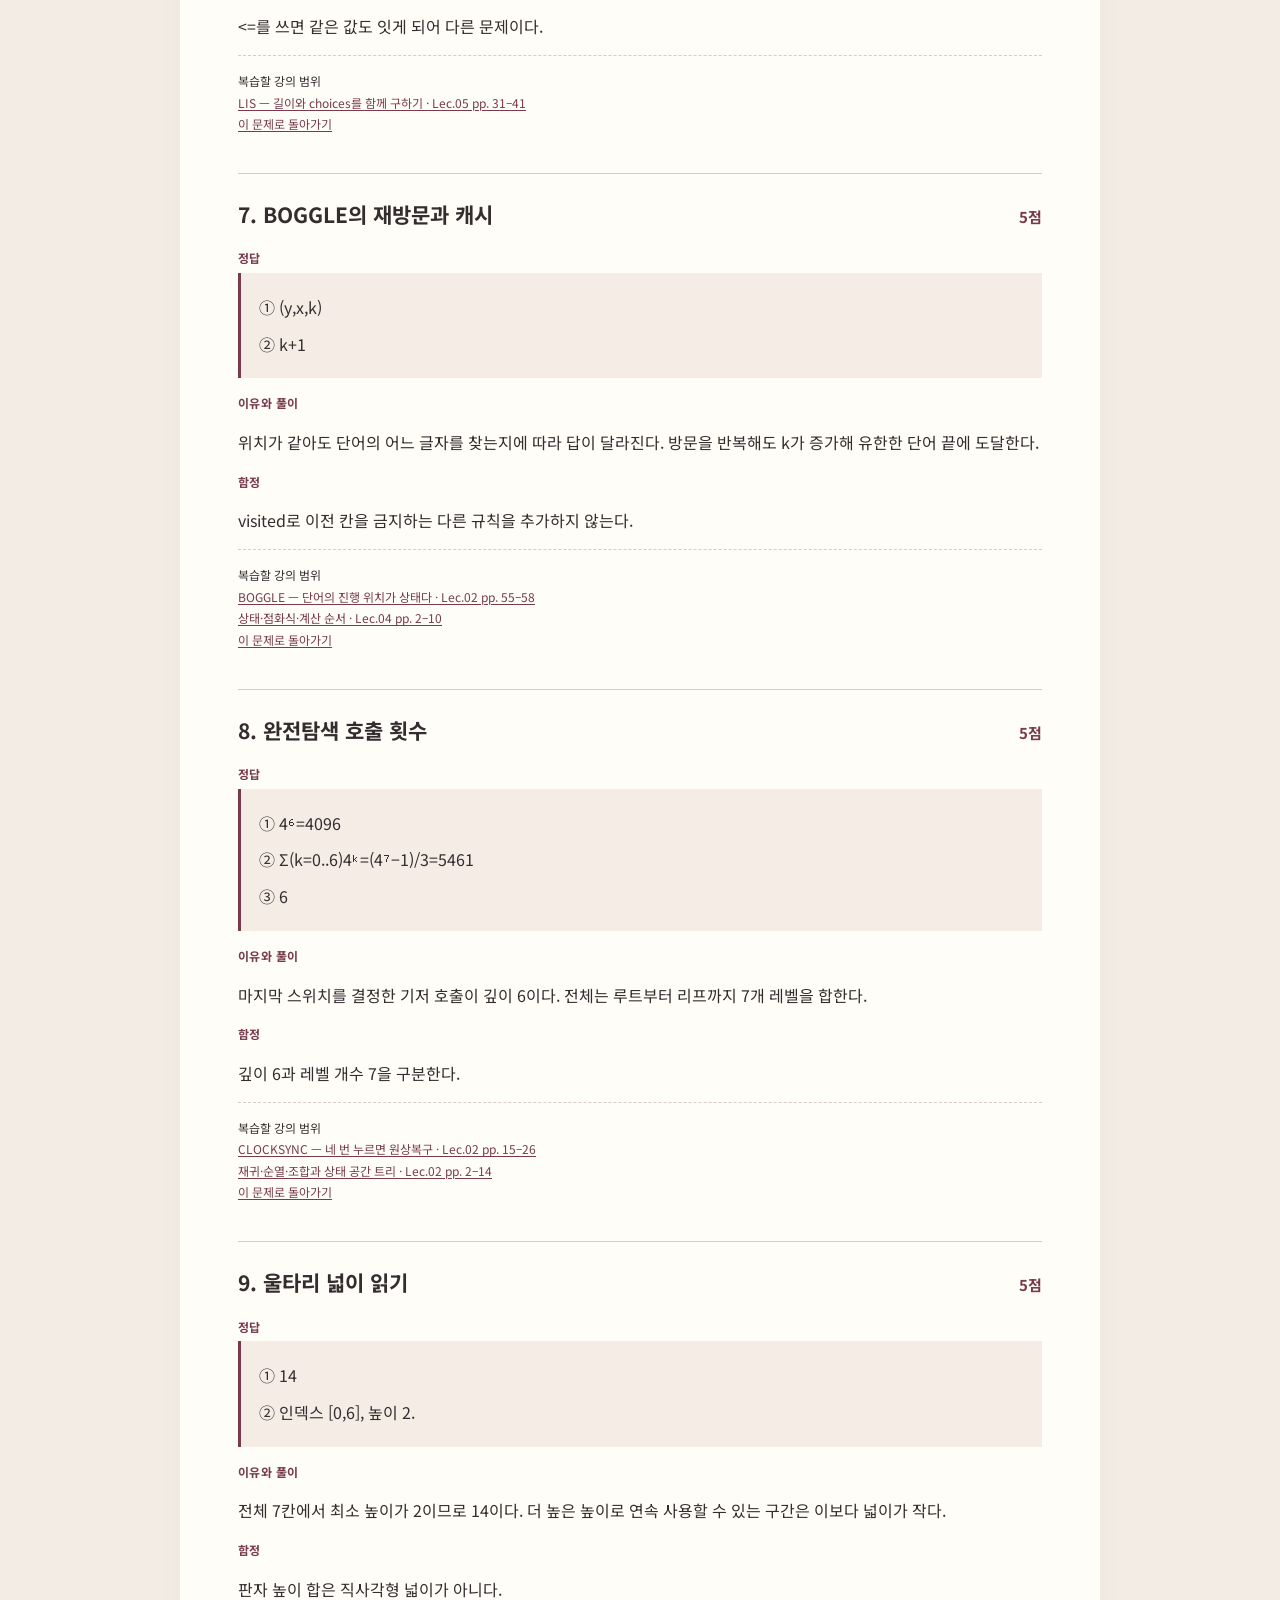
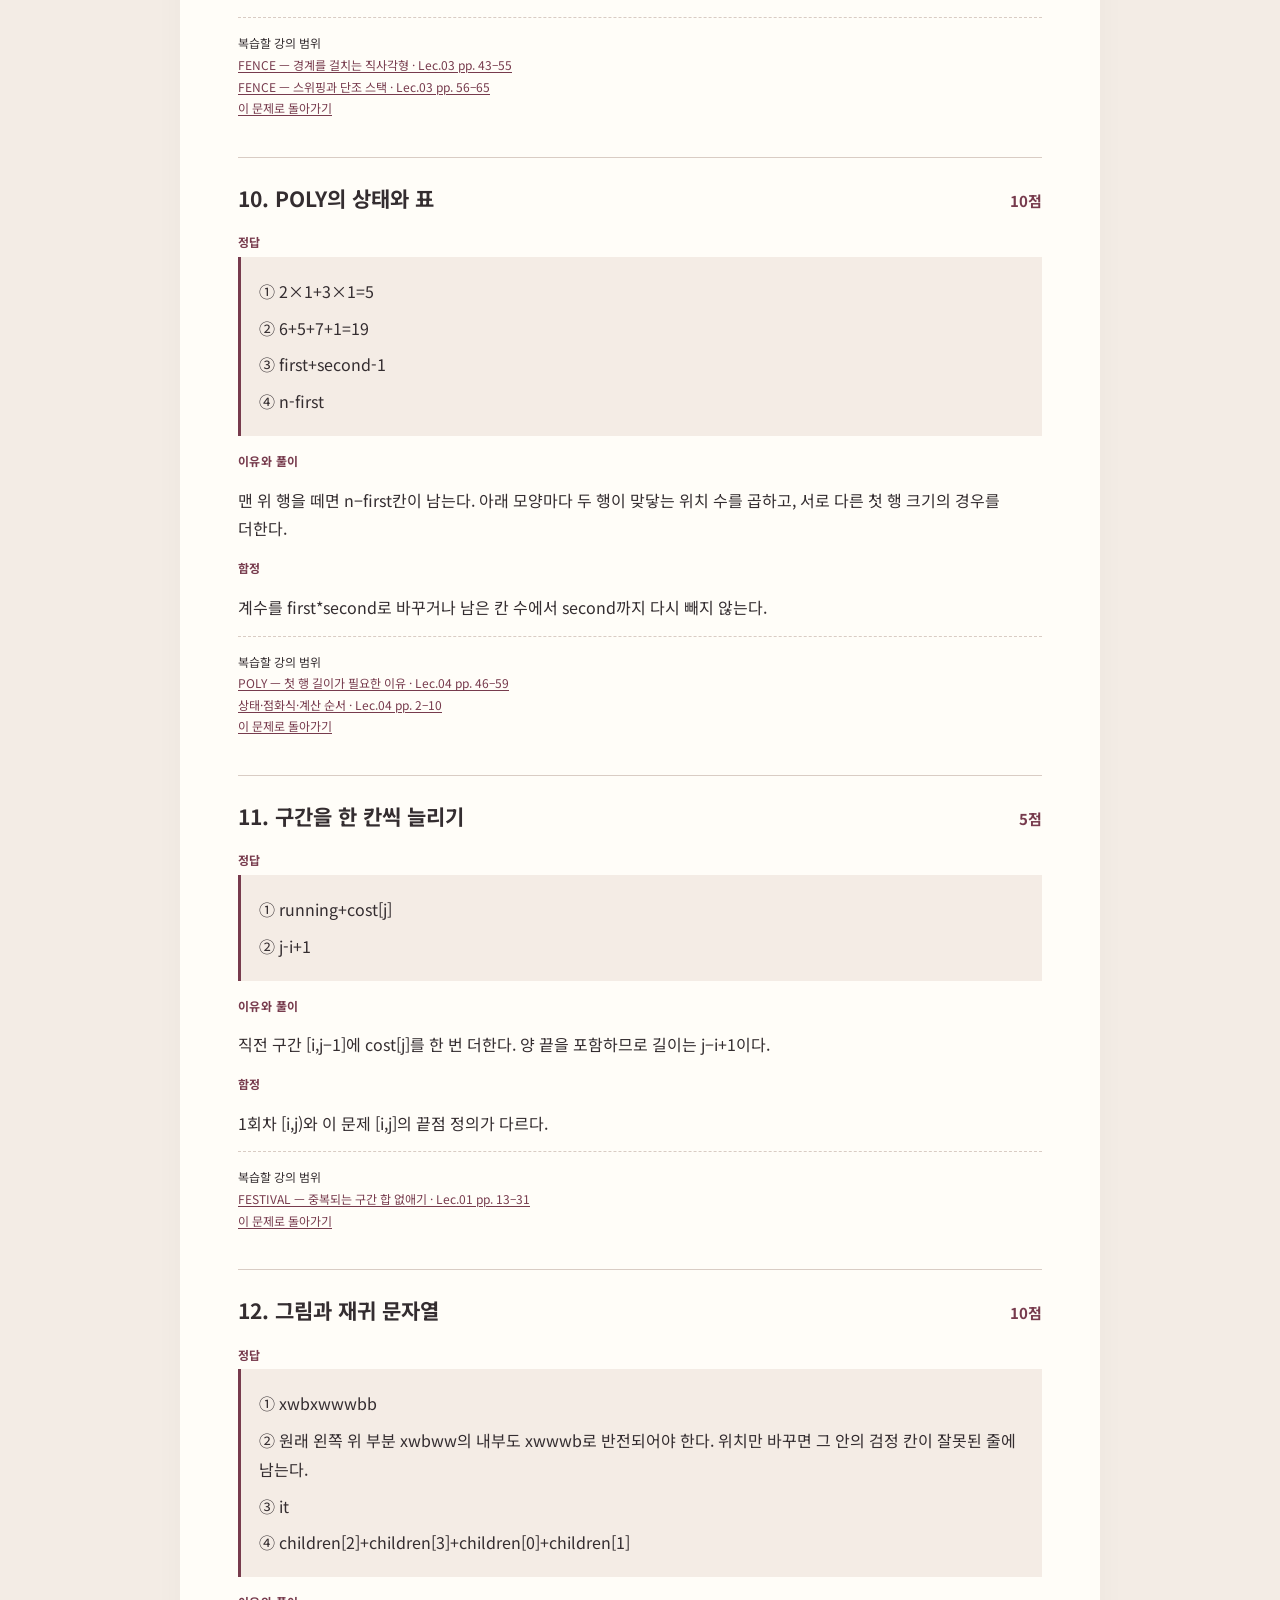
<file: 모의고사/정답과_해설.html>
<!DOCTYPE html>

<html lang="ko"><head><meta charset="utf-8"/><meta content="width=device-width,initial-scale=1" name="viewport"/><meta content="light" name="color-scheme"/><title>통합 정답·해설 · 알고리즘2</title><link href="style.css" rel="stylesheet"/></head><body>
<a class="skip" href="#main">본문으로 건너뛰기</a><nav aria-label="문서 이동" class="top"><a href="../학습실/index.html">a₂ · 학습실로</a><a href="index.html">모의고사 목록</a></nav><main class="" id="main"><header><p class="eyebrow">ANSWER &amp; COMMENTARY</p><h1>통합 정답·해설</h1><p class="lead">1–3회 · 정답, 풀이 근거, 자주 틀리는 지점</p></header><div class="notice"><p>자체 제작 문제의 자체 풀이입니다. 공식 정답이 아닙니다. 의미가 같은 식·코드·설명은 정답으로 인정하고, 부분 점수는 문제지의 소문항 배점에 따릅니다.</p></div><nav aria-label="회차별 해설" class="toc"><a href="#paper1">1회 · 쉬움</a><a href="#paper2">2회 · 기출 유사</a><a href="#paper3">3회 · 기출 유사</a></nav><h2 class="section-start" id="paper1">1회 · 쉬움</h2><p class="no-print"><a href="1회_쉬움.html">1회 문제지 열기</a></p><section class="q answer" id="p1q1"><h2><span>1. 반복문의 정확성</span><span class="score">5점</span></h2><p class="label">정답</p><div class="value"><p>① s=1+⋯+(i−1)=i(i−1)/2.</p>
<p>② 유한성(Finiteness).</p>
</div><p class="label">이유와 풀이</p><p>아직 i를 더하기 전이므로 i−1까지의 합이다. 초기값 0도 이 식에 맞는다. 유한 번의 반복 후 종료한다.</p>
<p class="label">함정</p><p>반복 직후의 i(i+1)/2를 쓰지 않는다. 정확한 답을 낸다는 성질과 종료한다는 성질은 구분한다.</p>
<div class="source">복습할 강의 범위<br/><a href="../학습실/index.html#lec01/correctness">정확성·불변식·종료성 · Lec.01 pp. 2–7</a><br/><a href="../학습실/index.html#lec00/properties">알고리즘의 다섯 속성 · Lec.00 pp. 12–14</a><br/><a href="1회_쉬움.html#q1">이 문제로 돌아가기</a></div></section><section class="q answer" id="p1q2"><h2><span>2. 코드에서 재귀식 읽기</span><span class="score">5점</span></h2><p class="label">정답</p><div class="value"><p>① T(n)=2T(n/2)+Θ(n), T(1)=Θ(1).</p>
<p>② Θ(n log n).</p>
</div><p class="label">이유와 풀이</p><p>a=2,b=2,k=1이므로 a=bᵏ이다. 매 층 총비용 Θ(n)이 Θ(log n)개 층에 걸쳐 누적된다.</p>
<p class="label">함정</p><p>호출 깊이만 세어 Θ(log n)이라고 쓰면 각 층의 작업을 빠뜨린다.</p>
<div class="source">복습할 강의 범위<br/><a href="../학습실/index.html#lec03/master">Master Theorem — 코드에서 재귀식을 먼저 · Lec.03 pp. 14–16</a><br/><a href="../학습실/index.html#lec03/divide">작은 문제를 만들고 결과를 재사용하기 · Lec.03 pp. 2–13</a><br/><a href="1회_쉬움.html#q2">이 문제로 돌아가기</a></div></section><section class="q answer" id="p1q3"><h2><span>3. DP와 탐욕의 조건</span><span class="score">5점</span></h2><p class="label">정답</p><div class="value"><p>① 중복 부분문제(Overlapping subproblems).</p>
<p>② 탐욕적 선택 속성(Greedy choice property).</p>
</div><p class="label">이유와 풀이</p><p>①은 중복 계산을 저장으로 줄일 근거이고, ②는 현재 선택을 확정해도 최적해를 놓치지 않을 근거이다.</p>
<p class="label">함정</p><p>두 빈칸 모두 optimal substructure로 답하지 않는다.</p>
<div class="source">복습할 강의 범위<br/><a href="../학습실/index.html#lec04/dp-basics">상태·점화식·계산 순서 · Lec.04 pp. 2–10</a><br/><a href="../학습실/index.html#lec06/greedy">탐욕적 선택이 안전한 이유 · Lec.06 pp. 2–7</a><br/><a href="1회_쉬움.html#q3">이 문제로 돌아가기</a></div></section><section class="q answer" id="p1q4"><h2><span>4. 동전 뒤집기 추적</span><span class="score">5점</span></h2><p class="label">정답</p><div class="value"><p>① 가능하다. T가 2개로 짝수이다.</p>
<p>② 최소 3회: THHT → HTHT → HHTT → HHHH.</p>
</div><p class="label">이유와 풀이</p><p>왼쪽 T를 오른쪽으로 이동시켜 마지막 T와 함께 없앤다. 두 T 사이의 거리 3이 필요한 최소 횟수이며 제시한 과정이 달성한다.</p>
<p class="label">함정</p><p>떨어진 두 T를 한 번에 뒤집는 연산은 허용되지 않는다.</p>
<div class="source">복습할 강의 범위<br/><a href="../학습실/index.html#lec00/coinflip">COINFLIP1·2 — 바뀌지 않는 성질 찾기 · Lec.00 pp. 22–30</a><br/><a href="1회_쉬움.html#q4">이 문제로 돌아가기</a></div></section><section class="q answer" id="p1q5"><h2><span>5. 조합 재귀 완성</span><span class="score">5점</span></h2><p class="label">정답</p><div class="value"><p>① len(chosen)==r</p>
<p>② i+1</p>
</div><p class="label">이유와 풀이</p><p>r개를 골랐을 때 저장한다. 다음 번호를 i보다 크게 제한해 재사용과 순서 중복을 함께 막는다.</p>
<p class="label">함정</p><p>i를 그대로 전달하면 같은 원소를 다시 선택할 수 있다.</p>
<div class="source">복습할 강의 범위<br/><a href="../학습실/index.html#lec02/recursion">재귀·순열·조합과 상태 공간 트리 · Lec.02 pp. 2–14</a><br/><a href="1회_쉬움.html#q5">이 문제로 돌아가기</a></div></section><section class="q answer" id="p1q6"><h2><span>6. 배치 후 원상복구</span><span class="score">5점</span></h2><p class="label">정답</p><div class="value"><p>① search()</p>
<p>② -1</p>
</div><p class="label">이유와 풀이</p><p>타일을 놓은 상태에서 남은 빈칸을 세고, 다음 후보를 보기 전에 방금 바꾼 세 칸을 되돌린다.</p>
<p class="label">함정</p><p>복구 없이 다음 모양으로 넘어가면 다른 가지가 오염된다. 이 문제의 선검사 구현과 강의의 일부 칸을 바꾼 뒤 실패하는 구현을 혼동하지 않는다.</p>
<div class="source">복습할 강의 범위<br/><a href="../학습실/index.html#lec02/boardcover">BOARDCOVER — 첫 빈칸으로 중복 제거 · Lec.02 pp. 39–53</a><br/><a href="../학습실/index.html#lec02/recursion">재귀·순열·조합과 상태 공간 트리 · Lec.02 pp. 2–14</a><br/><a href="1회_쉬움.html#q6">이 문제로 돌아가기</a></div></section><section class="q answer" id="p1q7"><h2><span>7. 공연 비용의 누적합</span><span class="score">5점</span></h2><p class="label">정답</p><div class="value"><p>① P[j]-P[i]</p>
<p>② j-i</p>
</div><p class="label">이유와 풀이</p><p>앞 j개 합에서 앞 i개 합을 빼면 i..j−1만 남는다. 원소 수도 j−i이다.</p>
<p class="label">함정</p><p>닫힌 구간 [i,j]의 길이 j−i+1을 섞지 않는다.</p>
<div class="source">복습할 강의 범위<br/><a href="../학습실/index.html#lec01/festival">FESTIVAL — 중복되는 구간 합 없애기 · Lec.01 pp. 13–31</a><br/><a href="1회_쉬움.html#q7">이 문제로 돌아가기</a></div></section><section class="q answer" id="p1q8"><h2><span>8. 상태 공간 트리</span><span class="score">5점</span></h2><p class="label">정답</p><div class="value"><p>① 4³=64</p>
<p>② 1+4+16+64=85</p>
<p>③ 3</p>
</div><p class="label">이유와 풀이</p><p>깊이 k에 4ᵏ개 호출이 있다. 리프는 깊이 3이고 전체는 깊이 0부터 3까지 합한다.</p>
<p class="label">함정</p><p>성공한 리프만 세는 문제가 아니며, 전체 호출 수에서 루트 1개를 빠뜨리지 않는다.</p>
<div class="source">복습할 강의 범위<br/><a href="../학습실/index.html#lec02/clocksync">CLOCKSYNC — 네 번 누르면 원상복구 · Lec.02 pp. 15–26</a><br/><a href="../학습실/index.html#lec02/recursion">재귀·순열·조합과 상태 공간 트리 · Lec.02 pp. 2–14</a><br/><a href="1회_쉬움.html#q8">이 문제로 돌아가기</a></div></section><section class="q answer" id="p1q9"><h2><span>9. 삼각형의 최대 합</span><span class="score">5점</span></h2><p class="label">정답</p><div class="value"><p>① 11</p>
<p>② 5→4→2</p>
</div><p class="label">이유와 풀이</p><p>둘째 행의 미래 합은 2+max(3,1)=5, 4+max(1,2)=6이다. 꼭대기는 5+max(5,6)=11이다.</p>
<p class="label">함정</p><p>각 행의 최댓값을 무조건 더하면 이동할 수 없는 경로가 될 수 있다.</p>
<div class="source">복습할 강의 범위<br/><a href="../학습실/index.html#lec04/triangle">TRIANGLEPATH — 아래쪽 최적값을 위로 · Lec.04 pp. 11–30</a><br/><a href="1회_쉬움.html#q9">이 문제로 돌아가기</a></div></section><section class="q answer" id="p1q10"><h2><span>10. 타일링의 두 구현</span><span class="score">10점</span></h2><p class="label">정답</p><div class="value"><p>① 8</p>
<p>② tile_rec(n-1)+tile_rec(n-2)</p>
<p>③ dp[i-1]+dp[i-2]</p>
<p>④ 시간 O(n), 추가 공간 O(n).</p>
</div><p class="label">이유와 풀이</p><p>맨 왼쪽을 세로 하나 또는 가로 두 개로 덮는다. F(0..5)=1,1,2,3,5,8이며 두 구현은 같은 점화식을 쓴다.</p>
<p class="label">함정</p><p>이 문제에는 2×2 타일이 없다. 기출의 변형 계수 2를 그대로 사용하면 안 된다.</p>
<div class="source">복습할 강의 범위<br/><a href="../학습실/index.html#lec04/tiling">TILING2·Fibonacci·모듈러 연산 · Lec.04 pp. 31–45</a><br/><a href="../학습실/index.html#lec04/dp-basics">상태·점화식·계산 순서 · Lec.04 pp. 2–10</a><br/><a href="1회_쉬움.html#q10">이 문제로 돌아가기</a></div></section><section class="q answer" id="p1q11"><h2><span>11. 쿼드트리 상하 반전</span><span class="score">5점</span></h2><p class="label">정답</p><div class="value"><p>① head</p>
<p>② c+d+a+b</p>
</div><p class="label">이유와 풀이</p><p>각 자식 내부를 재귀로 뒤집은 다음, 아래 줄 c,d를 위로 올리고 위 줄 a,b를 아래로 보낸다.</p>
<p class="label">함정</p><p>문자열 전체를 거꾸로 읽거나 좌우까지 바꾸는 d+c+b+a는 상하 반전이 아니다.</p>
<div class="source">복습할 강의 범위<br/><a href="../학습실/index.html#lec03/quad-flip">QUADTREE 상하 반전 · Lec.03 pp. 38–42</a><br/><a href="1회_쉬움.html#q11">이 문제로 돌아가기</a></div></section><section class="q answer" id="p1q12"><h2><span>12. 0-1 배낭</span><span class="score">10점</span></h2><p class="label">정답</p><div class="value"><p>① 7</p>
<p>② A,B</p>
<p>③ p[i]+best(i+1,c-w[i])</p>
<p>④ c-w[i]</p>
</div><p class="label">이유와 풀이</p><p>A+B의 무게는 5, 가치는 7이다. 현재 물건을 넣으면 그 가치를 더하고 사용한 무게를 뺀 뒤 다음 물건으로 넘어간다.</p>
<p class="label">함정</p><p>넣은 뒤 i를 유지하면 물건을 여러 번 쓰는 다른 문제가 된다.</p>
<div class="source">복습할 강의 범위<br/><a href="../학습실/index.html#lec05/packing">PACKING — 0-1 배낭과 fractional 배낭 · Lec.05 pp. 11–23</a><br/><a href="../학습실/index.html#lec05/packing-cost">PACKING — 복원과 실제 메모리 비용 · Lec.05 pp. 24–30</a><br/><a href="1회_쉬움.html#q12">이 문제로 돌아가기</a></div></section><section class="q answer" id="p1q13"><h2><span>13. 울타리의 단조 스택</span><span class="score">5점</span></h2><p class="label">정답</p><div class="value"><p>① 6</p>
<p>② i-stack[-1]-1</p>
</div><p class="label">이유와 풀이</p><p>높이 3인 가운데 두 칸 또는 처음 세 칸의 높이 2가 넓이 6이다. pop 뒤 남은 top은 왼쪽의 더 낮은 판자이며 그 다음 칸부터 i−1까지가 유효 폭이다.</p>
<p class="label">함정</p><p>pop한 j를 왼쪽 경계로 쓰면 그보다 왼쪽으로 확장 가능한 폭을 잃는다.</p>
<div class="source">복습할 강의 범위<br/><a href="../학습실/index.html#lec03/fence-stack">FENCE — 스위핑과 단조 스택 · Lec.03 pp. 56–65</a><br/><a href="1회_쉬움.html#q13">이 문제로 돌아가기</a></div></section><section class="q answer" id="p1q14"><h2><span>14. Catalan 표 완성</span><span class="score">5점</span></h2><p class="label">정답</p><div class="value"><p>① 1</p>
<p>② size-1-left</p>
</div><p class="label">이유와 풀이</p><p>루트 하나를 제외한 size−1개를 왼쪽 left개와 나머지로 나눈다. 빈 트리도 한 가지 모양으로 센다.</p>
<p class="label">함정</p><p>빈 트리의 0을 곱하면 모든 값이 0이 된다.</p>
<div class="source">복습할 강의 범위<br/><a href="../학습실/index.html#lec04/catalan">Catalan — 한 점을 기준으로 양쪽을 나누기 · Lec.04 pp. 60–61</a><br/><a href="1회_쉬움.html#q14">이 문제로 돌아가기</a></div></section><section class="q answer" id="p1q15"><h2><span>15. Prim의 현재 후보</span><span class="score">5점</span></h2><p class="label">정답</p><div class="value"><p>① C:(B,1), D:(B,4).</p>
<p>② C, 간선 B–C(1).</p>
</div><p class="label">이유와 풀이</p><p>각 바깥 정점에서 T로 직접 붙는 가장 싼 간선을 기록한다. C–D는 아직 양끝 모두 바깥이라 D의 현재 후보가 아니다.</p>
<p class="label">함정</p><p>A에서 출발한 누적 거리를 기록하지 않는다.</p>
<div class="source">복습할 강의 범위<br/><a href="../학습실/index.html#lec06/prim">MST·Prim — 트리와 가장 가까운 정점 · Lec.06 pp. 43–58</a><br/><a href="1회_쉬움.html#q15">이 문제로 돌아가기</a></div></section><section class="q answer" id="p1q16"><h2><span>16. choices 표 읽기</span><span class="score">5점</span></h2><p class="label">정답</p><div class="value"><p>① 4</p>
<p>② 1,2,3,6</p>
</div><p class="label">이유와 풀이</p><p>인덱스 연결은 0→2→3→4이며, 그 위치의 값이 1→2→3→6이다.</p>
<p class="label">함정</p><p>답을 원소 값으로 요구했으므로 0,2,3,4만 쓰면 복원이 끝나지 않았다.</p>
<div class="source">복습할 강의 범위<br/><a href="../학습실/index.html#lec05/lis">LIS — 길이와 choices를 함께 구하기 · Lec.05 pp. 31–41</a><br/><a href="../학습실/index.html#lec05/reconstruct">최적값과 실제 해는 다르다 · Lec.05 pp. 2–10</a><br/><a href="1회_쉬움.html#q16">이 문제로 돌아가기</a></div></section><section class="q answer" id="p1q17"><h2><span>17. Huffman과 합병 비용</span><span class="score">10점</span></h2><p class="label">정답</p><div class="value"><p>① 9</p>
<p>② 01111</p>
<p>③ EAC</p>
<p>④ 35</p>
</div><p class="label">이유와 풀이</p><p>5개 잎과 4개 내부 노드가 있다. 코드표는 C=00,A=010,B=011,D=10,E=11이다. 1101000은 11|010|00이다. 합병 비용은 2+3=5, 5+6=11, 8+11=19를 더한 35이다.</p>
<p class="label">함정</p><p>트리에서 잎에 도착하면 루트로 돌아온다. 최종 길이 19와 총 합병 비용 35는 다르다.</p>
<div class="source">복습할 강의 범위<br/><a href="../학습실/index.html#lec06/huffman-tree">Huffman — 빈도에서 트리를 만들기 · Lec.06 pp. 32–40</a><br/><a href="../학습실/index.html#lec06/huffman-code">Huffman — 인코딩·디코딩·트리 표현 읽기 · Lec.06 pp. 41–42</a><br/><a href="../학습실/index.html#lec06/strjoin">STRJOIN — 최소 두 개를 반복해서 합치기 · Lec.06 pp. 19–31</a><br/><a href="1회_쉬움.html#q17">이 문제로 돌아가기</a></div></section><h2 class="section-start" id="paper2">2회 · 기출 유사</h2><p class="no-print"><a href="2회_유사.html">2회 문제지 열기</a></p><section class="q answer" id="p2q1"><h2><span>1. DP 상태의 정보</span><span class="score">5점</span></h2><p class="label">정답</p><div class="value"><p>① 예: best(2,3)과 best(2,7).</p>
<p>② 남은 용량에 따라 넣을 수 있는 물건과 최적값이 달라질 수 있다. 키는 (i,c)여야 한다.</p>
</div><p class="label">이유와 풀이</p><p>상태는 앞으로의 선택 가능성을 결정하는 정보를 포함해야 한다. i가 같다는 이유만으로 답이 같은 것은 아니다.</p>
<p class="label">함정</p><p>모든 입력에서 실제 값이 달라야만 오류인 것은 아니다. 다른 값이 가능한 상태를 합친 것 자체가 일반적인 정확성을 깨뜨린다.</p>
<div class="source">복습할 강의 범위<br/><a href="../학습실/index.html#lec04/dp-basics">상태·점화식·계산 순서 · Lec.04 pp. 2–10</a><br/><a href="../학습실/index.html#lec05/packing">PACKING — 0-1 배낭과 fractional 배낭 · Lec.05 pp. 11–23</a><br/><a href="2회_유사.html#q1">이 문제로 돌아가기</a></div></section><section class="q answer" id="p2q2"><h2><span>2. 절반 결과 재사용</span><span class="score">5점</span></h2><p class="label">정답</p><div class="value"><p>① T(n)=T(⌊n/2⌋)+Θ(1), T(0)=Θ(1).</p>
<p>② Θ(log n).</p>
<p>③ O(log n).</p>
</div><p class="label">이유와 풀이</p><p>half를 한 번 계산하고 값만 두 번 사용한다. 입력이 절반이 되는 호출이 쌓이며 호출마다 보관하는 스칼라 변수 수는 상수이다.</p>
<p class="label">함정</p><p>half*half를 재귀 호출 2회로 세지 않는다. 큰 정수의 실제 비트 비용은 이 문제의 비용 모델에 포함하지 않는다.</p>
<div class="source">복습할 강의 범위<br/><a href="../학습실/index.html#lec03/divide">작은 문제를 만들고 결과를 재사용하기 · Lec.03 pp. 2–13</a><br/><a href="../학습실/index.html#lec03/master">Master Theorem — 코드에서 재귀식을 먼저 · Lec.03 pp. 14–16</a><br/><a href="2회_유사.html#q2">이 문제로 돌아가기</a></div></section><section class="q answer" id="p2q3"><h2><span>3. 해독 가능한 코드</span><span class="score">5점</span></h2><p class="label">정답</p><div class="value"><p>① 아니다. A의 0이 B의 01의 접두어이다.</p>
<p>② 한 문자의 잎에서 더 내려가 다른 문자를 만날 수 없으므로 한 문자 코드가 다른 코드의 접두어가 되지 않는다.</p>
</div><p class="label">이유와 풀이</p><p>prefix-free는 어떤 코드도 다른 코드의 시작 부분이 아닌 조건이다. 잎에만 문자를 둔 트리가 이를 보장한다.</p>
<p class="label">함정</p><p>prefix-free가 아니라는 사실만으로 그 코드가 반드시 유일 해독 불가능하다고 결론 내리지는 않는다.</p>
<div class="source">복습할 강의 범위<br/><a href="../학습실/index.html#lec06/huffman-tree">Huffman — 빈도에서 트리를 만들기 · Lec.06 pp. 32–40</a><br/><a href="../학습실/index.html#lec06/huffman-code">Huffman — 인코딩·디코딩·트리 표현 읽기 · Lec.06 pp. 41–42</a><br/><a href="2회_유사.html#q3">이 문제로 돌아가기</a></div></section><section class="q answer" id="p2q4"><h2><span>4. 스위치의 상태 복구</span><span class="score">5점</span></h2><p class="label">정답</p><div class="value"><p>① [2,1,0,3], [0,1,2,3].</p>
<p>② 영향을 받는 각 시계가 (v+4)%4=v가 되어 원래 값으로 돌아간다.</p>
</div><p class="label">이유와 풀이</p><p>스위치별 0·1·2·3회 상태를 탐색한 뒤 마지막 push까지 수행하면 총 4회이다. 하위 재귀도 자기 상태를 복구한다는 전제에서 부모 상태가 유지된다.</p>
<p class="label">함정</p><p>마지막 push를 빼면 세 번만 움직인 상태로 반환한다.</p>
<div class="source">복습할 강의 범위<br/><a href="../학습실/index.html#lec02/clocksync">CLOCKSYNC — 네 번 누르면 원상복구 · Lec.02 pp. 15–26</a><br/><a href="2회_유사.html#q4">이 문제로 돌아가기</a></div></section><section class="q answer" id="p2q5"><h2><span>5. Huffman 디코더</span><span class="score">5점</span></h2><p class="label">정답</p><div class="value"><p>① node.char is not None</p>
<p>② root</p>
<p>③ 100</p>
</div><p class="label">이유와 풀이</p><p>이 트리는 E=0,D=10,C=110,A=1110,B=1111이다. 잎에서 한 문자를 출력한 뒤 다음 비트는 루트에서부터 읽는다.</p>
<p class="label">함정</p><p>root 복귀 자체에 비트 소비를 추가하면 다음 문자의 첫 비트를 잃는다.</p>
<div class="source">복습할 강의 범위<br/><a href="../학습실/index.html#lec06/huffman-code">Huffman — 인코딩·디코딩·트리 표현 읽기 · Lec.06 pp. 41–42</a><br/><a href="2회_유사.html#q5">이 문제로 돌아가기</a></div></section><section class="q answer" id="p2q6"><h2><span>6. LIS 후보 비교</span><span class="score">5점</span></h2><p class="label">정답</p><div class="value"><p>① A[i]&lt;A[j]</p>
<p>② dp[j]+1</p>
</div><p class="label">이유와 풀이</p><p>j&gt;i는 반복 범위에서 보장한다. 더 큰 값을 이어 붙여야 하고 A[i] 하나가 추가되므로 길이에 1을 더한다.</p>
<p class="label">함정</p><p>&lt;=를 쓰면 같은 값도 잇게 되어 다른 문제이다.</p>
<div class="source">복습할 강의 범위<br/><a href="../학습실/index.html#lec05/lis">LIS — 길이와 choices를 함께 구하기 · Lec.05 pp. 31–41</a><br/><a href="2회_유사.html#q6">이 문제로 돌아가기</a></div></section><section class="q answer" id="p2q7"><h2><span>7. BOGGLE의 재방문과 캐시</span><span class="score">5점</span></h2><p class="label">정답</p><div class="value"><p>① (y,x,k)</p>
<p>② k+1</p>
</div><p class="label">이유와 풀이</p><p>위치가 같아도 단어의 어느 글자를 찾는지에 따라 답이 달라진다. 방문을 반복해도 k가 증가해 유한한 단어 끝에 도달한다.</p>
<p class="label">함정</p><p>visited로 이전 칸을 금지하는 다른 규칙을 추가하지 않는다.</p>
<div class="source">복습할 강의 범위<br/><a href="../학습실/index.html#lec02/boggle">BOGGLE — 단어의 진행 위치가 상태다 · Lec.02 pp. 55–58</a><br/><a href="../학습실/index.html#lec04/dp-basics">상태·점화식·계산 순서 · Lec.04 pp. 2–10</a><br/><a href="2회_유사.html#q7">이 문제로 돌아가기</a></div></section><section class="q answer" id="p2q8"><h2><span>8. 완전탐색 호출 횟수</span><span class="score">5점</span></h2><p class="label">정답</p><div class="value"><p>① 4⁶=4096</p>
<p>② Σ(k=0..6)4ᵏ=(4⁷−1)/3=5461</p>
<p>③ 6</p>
</div><p class="label">이유와 풀이</p><p>마지막 스위치를 결정한 기저 호출이 깊이 6이다. 전체는 루트부터 리프까지 7개 레벨을 합한다.</p>
<p class="label">함정</p><p>깊이 6과 레벨 개수 7을 구분한다.</p>
<div class="source">복습할 강의 범위<br/><a href="../학습실/index.html#lec02/clocksync">CLOCKSYNC — 네 번 누르면 원상복구 · Lec.02 pp. 15–26</a><br/><a href="../학습실/index.html#lec02/recursion">재귀·순열·조합과 상태 공간 트리 · Lec.02 pp. 2–14</a><br/><a href="2회_유사.html#q8">이 문제로 돌아가기</a></div></section><section class="q answer" id="p2q9"><h2><span>9. 울타리 넓이 읽기</span><span class="score">5점</span></h2><p class="label">정답</p><div class="value"><p>① 14</p>
<p>② 인덱스 [0,6], 높이 2.</p>
</div><p class="label">이유와 풀이</p><p>전체 7칸에서 최소 높이가 2이므로 14이다. 더 높은 높이로 연속 사용할 수 있는 구간은 이보다 넓이가 작다.</p>
<p class="label">함정</p><p>판자 높이 합은 직사각형 넓이가 아니다.</p>
<div class="source">복습할 강의 범위<br/><a href="../학습실/index.html#lec03/fence-divide">FENCE — 경계를 걸치는 직사각형 · Lec.03 pp. 43–55</a><br/><a href="../학습실/index.html#lec03/fence-stack">FENCE — 스위핑과 단조 스택 · Lec.03 pp. 56–65</a><br/><a href="2회_유사.html#q9">이 문제로 돌아가기</a></div></section><section class="q answer" id="p2q10"><h2><span>10. POLY의 상태와 표</span><span class="score">10점</span></h2><p class="label">정답</p><div class="value"><p>① 2×1+3×1=5</p>
<p>② 6+5+7+1=19</p>
<p>③ first+second-1</p>
<p>④ n-first</p>
</div><p class="label">이유와 풀이</p><p>맨 위 행을 떼면 n−first칸이 남는다. 아래 모양마다 두 행이 맞닿는 위치 수를 곱하고, 서로 다른 첫 행 크기의 경우를 더한다.</p>
<p class="label">함정</p><p>계수를 first*second로 바꾸거나 남은 칸 수에서 second까지 다시 빼지 않는다.</p>
<div class="source">복습할 강의 범위<br/><a href="../학습실/index.html#lec04/poly">POLY — 첫 행 길이가 필요한 이유 · Lec.04 pp. 46–59</a><br/><a href="../학습실/index.html#lec04/dp-basics">상태·점화식·계산 순서 · Lec.04 pp. 2–10</a><br/><a href="2회_유사.html#q10">이 문제로 돌아가기</a></div></section><section class="q answer" id="p2q11"><h2><span>11. 구간을 한 칸씩 늘리기</span><span class="score">5점</span></h2><p class="label">정답</p><div class="value"><p>① running+cost[j]</p>
<p>② j-i+1</p>
</div><p class="label">이유와 풀이</p><p>직전 구간 [i,j−1]에 cost[j]를 한 번 더한다. 양 끝을 포함하므로 길이는 j−i+1이다.</p>
<p class="label">함정</p><p>1회차 [i,j)와 이 문제 [i,j]의 끝점 정의가 다르다.</p>
<div class="source">복습할 강의 범위<br/><a href="../학습실/index.html#lec01/festival">FESTIVAL — 중복되는 구간 합 없애기 · Lec.01 pp. 13–31</a><br/><a href="2회_유사.html#q11">이 문제로 돌아가기</a></div></section><section class="q answer" id="p2q12"><h2><span>12. 그림과 재귀 문자열</span><span class="score">10점</span></h2><p class="label">정답</p><div class="value"><p>① xwbxwwwbb</p>
<p>② 원래 왼쪽 위 부분 xwbww의 내부도 xwwwb로 반전되어야 한다. 위치만 바꾸면 그 안의 검정 칸이 잘못된 줄에 남는다.</p>
<p>③ it</p>
<p>④ children[2]+children[3]+children[0]+children[1]</p>
</div><p class="label">이유와 풀이</p><p>원래 네 자식은 xwbww,b,w,b이다. 각 자식을 반전하면 xwwwb,b,w,b이며 순서를 3,4,1,2로 바꿔 x+w+b+xwwwb+b를 얻는다.</p>
<p class="label">함정</p><p>재귀마다 새로운 iterator를 만들면 앞에서부터 다시 읽게 된다. 하나의 읽기 위치를 공유한다.</p>
<div class="source">복습할 강의 범위<br/><a href="../학습실/index.html#lec03/quad-flip">QUADTREE 상하 반전 · Lec.03 pp. 38–42</a><br/><a href="2회_유사.html#q12">이 문제로 돌아가기</a></div></section><section class="q answer" id="p2q13"><h2><span>13. 대진 순서의 선택</span><span class="score">5점</span></h2><p class="label">정답</p><div class="value"><p>① j==len(ours)</p>
<p>② j</p>
<p>③ 3</p>
</div><p class="label">이유와 풀이</p><p>이길 선수가 없으면 가장 약한 선수를 소비한다. 이길 수 있으면 그중 가장 약한 선수를 사용한다. 예제의 선택은 6,5,9,1이다.</p>
<p class="label">함정</p><p>동점을 패배로 처리해 bisect_right를 사용하지 않는다.</p>
<div class="source">복습할 강의 범위<br/><a href="../학습실/index.html#lec06/matchorder">MATCHORDER — 이길 수 있는 가장 약한 선수 · Lec.06 pp. 8–18</a><br/><a href="../학습실/index.html#lec06/greedy">탐욕적 선택이 안전한 이유 · Lec.06 pp. 2–7</a><br/><a href="2회_유사.html#q13">이 문제로 돌아가기</a></div></section><section class="q answer" id="p2q14"><h2><span>14. 빠른 합의 호출</span><span class="score">5점</span></h2><p class="label">정답</p><div class="value"><p>① 2<em>half+(n//2)**2 (또는 2</em>half+n*n//4).</p>
<p>② 11→10→5→4→2→1, 총 6회.</p>
</div><p class="label">이유와 풀이</p><p>짝수 n의 뒤 절반은 앞 절반 각 항에 n/2를 더한 것이므로 두 절반의 합은 2S(n/2)+(n/2)²이다. half는 한 번만 계산한다.</p>
<p class="label">함정</p><p>표현식의 2를 호출 두 번으로 세지 않는다.</p>
<div class="source">복습할 강의 범위<br/><a href="../학습실/index.html#lec03/divide">작은 문제를 만들고 결과를 재사용하기 · Lec.03 pp. 2–13</a><br/><a href="2회_유사.html#q14">이 문제로 돌아가기</a></div></section><section class="q answer" id="p2q15"><h2><span>15. 기존 케이블과 Prim</span><span class="score">5점</span></h2><p class="label">정답</p><div class="value"><p>① C:(A,4), D:(B,4).</p>
<p>② C, 추가 비용 4.</p>
</div><p class="label">이유와 풀이</p><p>C는 A와 거리4, B와 거리5이다. D는 B와4, A와5이다. 아직 C가 트리 밖이므로 C–D=3은 D의 현재 연결 후보로 쓰지 않는다.</p>
<p class="label">함정</p><p>기존 A–B의 길이3을 추가 비용으로 다시 합산하지 않는다. 거리 제곱 16이 아니라 실제 길이를 요구했다.</p>
<div class="source">복습할 강의 범위<br/><a href="../학습실/index.html#lec06/lan">LAN — 이미 연결된 간선은 비용 0 · Lec.06 pp. 59–61</a><br/><a href="../학습실/index.html#lec06/prim">MST·Prim — 트리와 가장 가까운 정점 · Lec.06 pp. 43–58</a><br/><a href="2회_유사.html#q15">이 문제로 돌아가기</a></div></section><section class="q answer" id="p2q16"><h2><span>16. k번째 LIS의 묶음 건너뛰기</span><span class="score">5점</span></h2><p class="label">정답</p><div class="value"><p>① 건너뛴다. 그 분기는 2개이고 skip=k−1=2이기 때문이다.</p>
<p>② [1,3,4,6].</p>
</div><p class="label">이유와 풀이</p><p>정렬 순서는 [1,2,4,6], [1,2,5,6], [1,3,4,6], [1,3,5,6]이다. 2개를 건너뛰면 값3 분기 안에서 skip=0인 첫 수열을 고른다.</p>
<p class="label">함정</p><p>후보를 인덱스 순서로 정렬하면 값3을 값2보다 먼저 처리해 사전순이 깨진다.</p>
<div class="source">복습할 강의 범위<br/><a href="../학습실/index.html#lec05/klis">KLIS — 길이, 개수, 사전순 건너뛰기 · Lec.05 pp. 46–61</a><br/><a href="2회_유사.html#q16">이 문제로 돌아가기</a></div></section><section class="q answer" id="p2q17"><h2><span>17. 조건이 다른 두 배낭</span><span class="score">10점</span></h2><p class="label">정답</p><div class="value"><p>① 123/2=61.5</p>
<p>② 60</p>
<p>③ A,C,D</p>
<p>④ 앞의 높은 비율 물건 때문에 남는 용량에 다른 물건이 맞지 않을 수 있어, 전체 조합의 가치를 비교해야 한다.</p>
</div><p class="label">이유와 풀이</p><p>분할 허용에서는 A의4, 비율4인 B·D의8, 비율3.5인 C·E에서 남은3을 채워 19+32+10.5=61.5이다. 0-1에서는 A+C+D의 무게15, 가치60이 최적이다.</p>
<p class="label">함정</p><p>분할 허용과 0-1의 조건을 혼합하지 않는다. 비율 동률의 선택은 fractional 최적값을 바꾸지 않는다.</p>
<div class="source">복습할 강의 범위<br/><a href="../학습실/index.html#lec05/packing">PACKING — 0-1 배낭과 fractional 배낭 · Lec.05 pp. 11–23</a><br/><a href="../학습실/index.html#lec05/packing-cost">PACKING — 복원과 실제 메모리 비용 · Lec.05 pp. 24–30</a><br/><a href="../학습실/index.html#lec06/greedy">탐욕적 선택이 안전한 이유 · Lec.06 pp. 2–7</a><br/><a href="2회_유사.html#q17">이 문제로 돌아가기</a></div></section><h2 class="section-start" id="paper3">3회 · 기출 유사</h2><p class="no-print"><a href="3회_유사.html">3회 문제지 열기</a></p><section class="q answer" id="p3q1"><h2><span>1. P와 NP</span><span class="score">5점</span></h2><p class="label">정답</p><div class="value"><p>① 주어진 해의 증거가 옳은지 검증하는 시간.</p>
<p>② P⊆NP.</p>
<p>③ 아직 알려지지 않았다(미해결).</p>
</div><p class="label">이유와 풀이</p><p>P 문제는 다항 시간에 직접 풀 수 있으므로 그 결과도 다항 시간에 검증할 수 있다. NP의 N을 “다항 시간에 풀 수 없음”으로 해석하지 않는다.</p>
<p class="label">함정</p><p>NP-hard와 NP-complete를 NP의 정의 대신 쓰지 않는다.</p>
<div class="source">복습할 강의 범위<br/><a href="../학습실/index.html#lec01/complexity">시간·공간 복잡도와 P/NP · Lec.01 pp. 8–12</a><br/><a href="3회_유사.html#q1">이 문제로 돌아가기</a></div></section><section class="q answer" id="p3q2"><h2><span>2. 재귀 호출과 이중 반복</span><span class="score">5점</span></h2><p class="label">정답</p><div class="value"><p>① a=3,b=2,k=2.</p>
<p>② Θ(n²).</p>
</div><p class="label">이유와 풀이</p><p>T(n)=3T(n/2)+Θ(n²)이며 3&lt;2²이다. 재귀 문제의 개수 증가보다 각 문제의 이차 작업 감소가 커 위쪽 비용이 지배한다.</p>
<p class="label">함정</p><p>재귀 호출 세 번과 두 반복문을 합쳐 호출 수 a=5로 세지 않는다.</p>
<div class="source">복습할 강의 범위<br/><a href="../학습실/index.html#lec03/master">Master Theorem — 코드에서 재귀식을 먼저 · Lec.03 pp. 14–16</a><br/><a href="3회_유사.html#q2">이 문제로 돌아가기</a></div></section><section class="q answer" id="p3q3"><h2><span>3. 미래의 최적값</span><span class="score">5점</span></h2><p class="label">정답</p><div class="value"><p>① 최적 부분구조(Optimal substructure).</p>
<p>② 같은 위치에서 앞으로 갈 수 있는 경로와 그 최대 합은 지나온 경로 합에 의존하지 않기 때문이다.</p>
</div><p class="label">이유와 풀이</p><p>이 함수는 과거를 포함한 총합이 아니라 현재 위치부터의 미래 합을 반환한다. 같은 좌표의 답을 여러 부모가 재사용할 수 있다.</p>
<p class="label">함정</p><p>문제 정의가 추가 예산·방문 이력 등에 의존하는 경우까지 무조건 위치만 저장해도 된다고 일반화하지 않는다.</p>
<div class="source">복습할 강의 범위<br/><a href="../학습실/index.html#lec04/dp-basics">상태·점화식·계산 순서 · Lec.04 pp. 2–10</a><br/><a href="../학습실/index.html#lec04/triangle">TRIANGLEPATH — 아래쪽 최적값을 위로 · Lec.04 pp. 11–30</a><br/><a href="3회_유사.html#q3">이 문제로 돌아가기</a></div></section><section class="q answer" id="p3q4"><h2><span>4. 선수 선택 과정</span><span class="score">5점</span></h2><p class="label">정답</p><div class="value"><p>① [7,5,10,8,3].</p>
<p>② 4승.</p>
</div><p class="label">이유와 풀이</p><p>첫 네 경기를 각각 7≥7,5≥4,10≥10,8≥6으로 이기고 마지막은 3&lt;9로 진다. 상대의 순서를 바꾸지 않고 우리 선수만 선택한다.</p>
<p class="label">함정</p><p>이미 사용한 선수를 다시 출전시키거나 상대 순서까지 정렬한 별도 과정을 쓰지 않는다.</p>
<div class="source">복습할 강의 범위<br/><a href="../학습실/index.html#lec06/matchorder">MATCHORDER — 이길 수 있는 가장 약한 선수 · Lec.06 pp. 8–18</a><br/><a href="3회_유사.html#q4">이 문제로 돌아가기</a></div></section><section class="q answer" id="p3q5"><h2><span>5. 캐시와 모듈러</span><span class="score">5점</span></h2><p class="label">정답</p><div class="value"><p>① cache[k]!=-1</p>
<p>② f(k-1)+f(k-2)</p>
<p>③ 저장값의 크기를 MOD 미만으로 제한해 계속 커지는 큰 정수의 덧셈 비용을 줄일 수 있다.</p>
</div><p class="label">이유와 풀이</p><p>-1은 미계산 표식이다. 같은 상태의 결과를 재사용하고, 합의 나머지만 저장해도 최종 나머지는 보존된다.</p>
<p class="label">함정</p><p>cache[k]가 0일 수 있는 일반 모듈러 DP에서 단순 참/거짓 검사를 저장 여부로 쓰지 않는다. 작은 입력에서 반드시 더 빠르다는 주장도 아니다.</p>
<div class="source">복습할 강의 범위<br/><a href="../학습실/index.html#lec04/tiling">TILING2·Fibonacci·모듈러 연산 · Lec.04 pp. 31–45</a><br/><a href="../학습실/index.html#lec04/dp-basics">상태·점화식·계산 순서 · Lec.04 pp. 2–10</a><br/><a href="3회_유사.html#q5">이 문제로 돌아가기</a></div></section><section class="q answer" id="p3q6"><h2><span>6. 읽기 위치를 반환하는 쿼드트리</span><span class="score">5점</span></h2><p class="label">정답</p><div class="value"><p>① pos</p>
<p>② child[2]+child[3]+child[0]+child[1]</p>
</div><p class="label">이유와 풀이</p><p>이전 자식이 반환한 pos가 바로 다음 자식의 시작점이다. 각 자식의 표현 길이는 일정하지 않다.</p>
<p class="label">함정</p><p>반복마다 pos+1을 전달하면 자식의 첫 문자를 건너뛴다. 각 부분을 고정 길이로 잘라도 안 된다.</p>
<div class="source">복습할 강의 범위<br/><a href="../학습실/index.html#lec03/quad-flip">QUADTREE 상하 반전 · Lec.03 pp. 38–42</a><br/><a href="3회_유사.html#q6">이 문제로 돌아가기</a></div></section><section class="q answer" id="p3q7"><h2><span>7. 최대 연속 부분합</span><span class="score">5점</span></h2><p class="label">정답</p><div class="value"><p>① x+max(0,cur) 또는 max(x,cur+x)</p>
<p>② max(best,cur)</p>
<p>③ 0</p>
</div><p class="label">이유와 풀이</p><p>이전 구간을 잇는 것이 손해이면 현재 x에서 새로 시작한다. best의 초기값 0이 빈 구간 후보를 보존한다.</p>
<p class="label">함정</p><p>전부 음수일 때 -2를 반환하는 것은 빈 구간 불허 문제의 답이다.</p>
<div class="source">복습할 강의 범위<br/><a href="../학습실/index.html#lec01/maxsum">MAXSUM — 같은 문제를 네 단계로 개선하기 · Lec.01 pp. 32–44</a><br/><a href="3회_유사.html#q7">이 문제로 돌아가기</a></div></section><section class="q answer" id="p3q8"><h2><span>8. CLOCKSYNC 트리의 크기</span><span class="score">5점</span></h2><p class="label">정답</p><div class="value"><p>① 4¹⁰</p>
<p>② Σ(k=0..10)4ᵏ=(4¹¹−1)/3</p>
<p>③ 10</p>
</div><p class="label">이유와 풀이</p><p>노드가 의미하는 것은 현재까지 결정한 스위치 수이다. 깊이10이 기저 호출이며 루트까지 총11개 레벨이다.</p>
<p class="label">함정</p><p>시계 개수 16을 분기 깊이로 쓰지 않는다.</p>
<div class="source">복습할 강의 범위<br/><a href="../학습실/index.html#lec02/clocksync">CLOCKSYNC — 네 번 누르면 원상복구 · Lec.02 pp. 15–26</a><br/><a href="../학습실/index.html#lec02/recursion">재귀·순열·조합과 상태 공간 트리 · Lec.02 pp. 2–14</a><br/><a href="3회_유사.html#q8">이 문제로 돌아가기</a></div></section><section class="q answer" id="p3q9"><h2><span>9. 빠른 LIS의 끝값 표</span><span class="score">5점</span></h2><p class="label">정답</p><div class="value"><p>① tails=[1,4,6], LIS 길이 3.</p>
<p>② 아니다. 값1은 마지막 인덱스5에 있고 4와6은 그보다 앞에 있어 [1,4,6] 순서로 고를 수 없다.</p>
</div><p class="label">이유와 풀이</p><p>변화는 [3]→[3,5]→[3,5,6]→[2,5,6]→[2,4,6]→[1,4,6]이다. 각 길이의 대표 끝값이 서로 다른 부분수열에서 왔을 수 있다.</p>
<p class="label">함정</p><p>tails 길이는 답이지만 tails의 값 배열 자체가 항상 복원 답인 것은 아니다.</p>
<div class="source">복습할 강의 범위<br/><a href="../학습실/index.html#lec05/lis-fast">빠른 LIS — 끝값 배열은 실제 수열이 아니다 · Lec.05 pp. 42–45</a><br/><a href="3회_유사.html#q9">이 문제로 돌아가기</a></div></section><section class="q answer" id="p3q10"><h2><span>10. 최장 길이와 k번째 복원</span><span class="score">10점</span></h2><p class="label">정답</p><div class="value"><p>① 5</p>
<p>② [1,2,3,5,7]</p>
<p>③ A[i]&lt;A[j] and L[i]==L[j]+1</p>
<p>④ skip-C[j]</p>
</div><p class="label">이유와 풀이</p><p>최장 수열은 [1,2,3,5,6], [1,2,3,5,7]의 두 개다. 증가 조건뿐 아니라 남은 길이가 정확히 하나 줄어야 최장 수열만 센다. skip은 앞에서 지나칠 개수이다.</p>
<p class="label">함정</p><p>짧은 증가 부분수열까지 개수에 포함하거나, skip을 1-based k 그대로 시작하지 않는다.</p>
<div class="source">복습할 강의 범위<br/><a href="../학습실/index.html#lec05/lis">LIS — 길이와 choices를 함께 구하기 · Lec.05 pp. 31–41</a><br/><a href="../학습실/index.html#lec05/klis">KLIS — 길이, 개수, 사전순 건너뛰기 · Lec.05 pp. 46–61</a><br/><a href="../학습실/index.html#lec05/reconstruct">최적값과 실제 해는 다르다 · Lec.05 pp. 2–10</a><br/><a href="3회_유사.html#q10">이 문제로 돌아가기</a></div></section><section class="q answer" id="p3q11"><h2><span>11. FENCE의 세 후보</span><span class="score">5점</span></h2><p class="label">정답</p><div class="value"><p>① mid+1</p>
<p>② max(lmax,rmax,cmax)</p>
</div><p class="label">이유와 풀이</p><p>최적 구간은 왼쪽 내부, 오른쪽 내부, 경계를 걸침의 세 경우 중 하나다. 재귀 구간이 줄도록 오른쪽은 mid+1부터 시작한다.</p>
<p class="label">함정</p><p>세 넓이를 더하는 것이 아니라 서로 다른 후보 중 최댓값을 고른다.</p>
<div class="source">복습할 강의 범위<br/><a href="../학습실/index.html#lec03/fence-divide">FENCE — 경계를 걸치는 직사각형 · Lec.03 pp. 43–55</a><br/><a href="3회_유사.html#q11">이 문제로 돌아가기</a></div></section><section class="q answer" id="p3q12"><h2><span>12. Huffman의 비트와 읽기 위치</span><span class="score">10점</span></h2><p class="label">정답</p><div class="value"><p>① 0010010011</p>
<p>② FBCD</p>
<p>③ i</p>
<p>④ i+1</p>
</div><p class="label">이유와 풀이</p><p>코드표는 D=00,A=0100,B=0101,C=011,E=10,F=11이다. DEAF는 00|10|0100|11이다. 잎에 도착하기까지 이미 사용한 비트 뒤의 i를 그대로 루트에 넘기고, 간선 이동에서만 1 증가시킨다.</p>
<p class="label">함정</p><p>마지막 비트 뒤 도착한 잎도 출력해야 한다. 잎 판정을 길이 종료 검사보다 먼저 수행한 이유이다.</p>
<div class="source">복습할 강의 범위<br/><a href="../학습실/index.html#lec06/huffman-tree">Huffman — 빈도에서 트리를 만들기 · Lec.06 pp. 32–40</a><br/><a href="../학습실/index.html#lec06/huffman-code">Huffman — 인코딩·디코딩·트리 표현 읽기 · Lec.06 pp. 41–42</a><br/><a href="3회_유사.html#q12">이 문제로 돌아가기</a></div></section><section class="q answer" id="p3q13"><h2><span>13. 한 행 이항계수</span><span class="score">5점</span></h2><p class="label">정답</p><div class="value"><p>① 0</p>
<p>② -1</p>
<p>③ 이전 행의 dp[j−1]을 읽어야 하므로 오른쪽에서 왼쪽으로 갱신한다.</p>
</div><p class="label">이유와 풀이</p><p>왼쪽부터 바꾸면 현재 행에서 갱신한 값이 다음 칸에 섞인다. 0번 칸의 1은 그대로 유지한다.</p>
<p class="label">함정</p><p>j=0까지 갱신해 dp[-1]을 더하지 않는다.</p>
<div class="source">복습할 강의 범위<br/><a href="../학습실/index.html#lec04/dp-basics">상태·점화식·계산 순서 · Lec.04 pp. 2–10</a><br/><a href="3회_유사.html#q13">이 문제로 돌아가기</a></div></section><section class="q answer" id="p3q14"><h2><span>14. LAN의 거리 행렬</span><span class="score">5점</span></h2><p class="label">정답</p><div class="value"><p>① 0</p>
<p>② sqrt(W[u][v])</p>
</div><p class="label">이유와 풀이</p><p>이미 설치된 간선은 새로 지불할 길이가 0이다. 제곱 거리로 비교해도 순서는 유지되지만 답은 각 실제 길이를 더해야 한다.</p>
<p class="label">함정</p><p>제곱 거리의 합에 마지막으로 한 번만 sqrt를 적용하면 틀린다.</p>
<div class="source">복습할 강의 범위<br/><a href="../학습실/index.html#lec06/lan">LAN — 이미 연결된 간선은 비용 0 · Lec.06 pp. 59–61</a><br/><a href="3회_유사.html#q14">이 문제로 돌아가기</a></div></section><section class="q answer" id="p3q15"><h2><span>15. 최적 경로의 수</span><span class="score">5점</span></h2><p class="label">정답</p><div class="value"><p>① 10</p>
<p>② 4개</p>
</div><p class="label">이유와 풀이</p><p>맨 아래 경로 수는 각각1이다. 셋째 행의 미래 합은 [3,4,3], 경로 수는 [1,2,1]이다. 둘째 행은 합 [6,6], 수 [2,2]이고 꼭대기에서 동률인 두 분기를 더해 4개이다.</p>
<p class="label">함정</p><p>숫자열은 같아도 좌표 경로가 다르면 합산한다. 동률에서 한쪽 경로 수만 남기지 않는다.</p>
<div class="source">복습할 강의 범위<br/><a href="../학습실/index.html#lec04/triangle">TRIANGLEPATH — 아래쪽 최적값을 위로 · Lec.04 pp. 11–30</a><br/><a href="../학습실/index.html#lec05/reconstruct">최적값과 실제 해는 다르다 · Lec.05 pp. 2–10</a><br/><a href="3회_유사.html#q15">이 문제로 돌아가기</a></div></section><section class="q answer" id="p3q16"><h2><span>16. POLY 표의 한 칸</span><span class="score">5점</span></h2><p class="label">정답</p><div class="value"><p>① 2×3+3×2+4×1=16.</p>
<p>② -2,-1,0,1의 네 위치.</p>
</div><p class="label">이유와 풀이</p><p>n−first=3이므로 주어진 표의 세 항에 각각 2,3,4를 곱한다. 아래 행의 연속 세 칸이 위의 두 칸과 하나 이상 겹치는 시작점은 -2부터1이다.</p>
<p class="label">함정</p><p>단순히 표의 3+2+1=6만 더하면 붙이는 위치 수를 빠뜨린다.</p>
<div class="source">복습할 강의 범위<br/><a href="../학습실/index.html#lec04/poly">POLY — 첫 행 길이가 필요한 이유 · Lec.04 pp. 46–59</a><br/><a href="3회_유사.html#q16">이 문제로 돌아가기</a></div></section><section class="q answer" id="p3q17"><h2><span>17. 배낭의 최적값과 선택</span><span class="score">10점</span></h2><p class="label">정답</p><div class="value"><p>① 240/7 (약 34.285714).</p>
<p>② 33.</p>
<p>③ C,D,E.</p>
<p>④ i+1, c-w[i].</p>
</div><p class="label">이유와 풀이</p><p>분할 허용에서는 비율 순서 D,A,C를 모두 넣어 무게10·가치27을 얻고 F의 3/7을 넣어 51/7을 더한다. 0-1 최적은 C+D+E로 무게13·가치33이다.</p>
<p class="label">함정</p><p>물건을 넣은 뒤 i를 그대로 두면 0-1 제약을 어긴다. 소수 답은 정확한 분수와 동등한 적절한 반올림을 허용한다.</p>
<div class="source">복습할 강의 범위<br/><a href="../학습실/index.html#lec05/packing">PACKING — 0-1 배낭과 fractional 배낭 · Lec.05 pp. 11–23</a><br/><a href="../학습실/index.html#lec05/packing-cost">PACKING — 복원과 실제 메모리 비용 · Lec.05 pp. 24–30</a><br/><a href="3회_유사.html#q17">이 문제로 돌아가기</a></div></section><footer>2026학년도 2학기 알고리즘2 중간고사 대비 · 자체 제작 학습 자료<br/>현재 공지·강의자료 및 2024 기출의 유형 구성을 참고했다. 실제 시험 문제·공식 해설이 아니다.</footer></main></body></html>
</file>
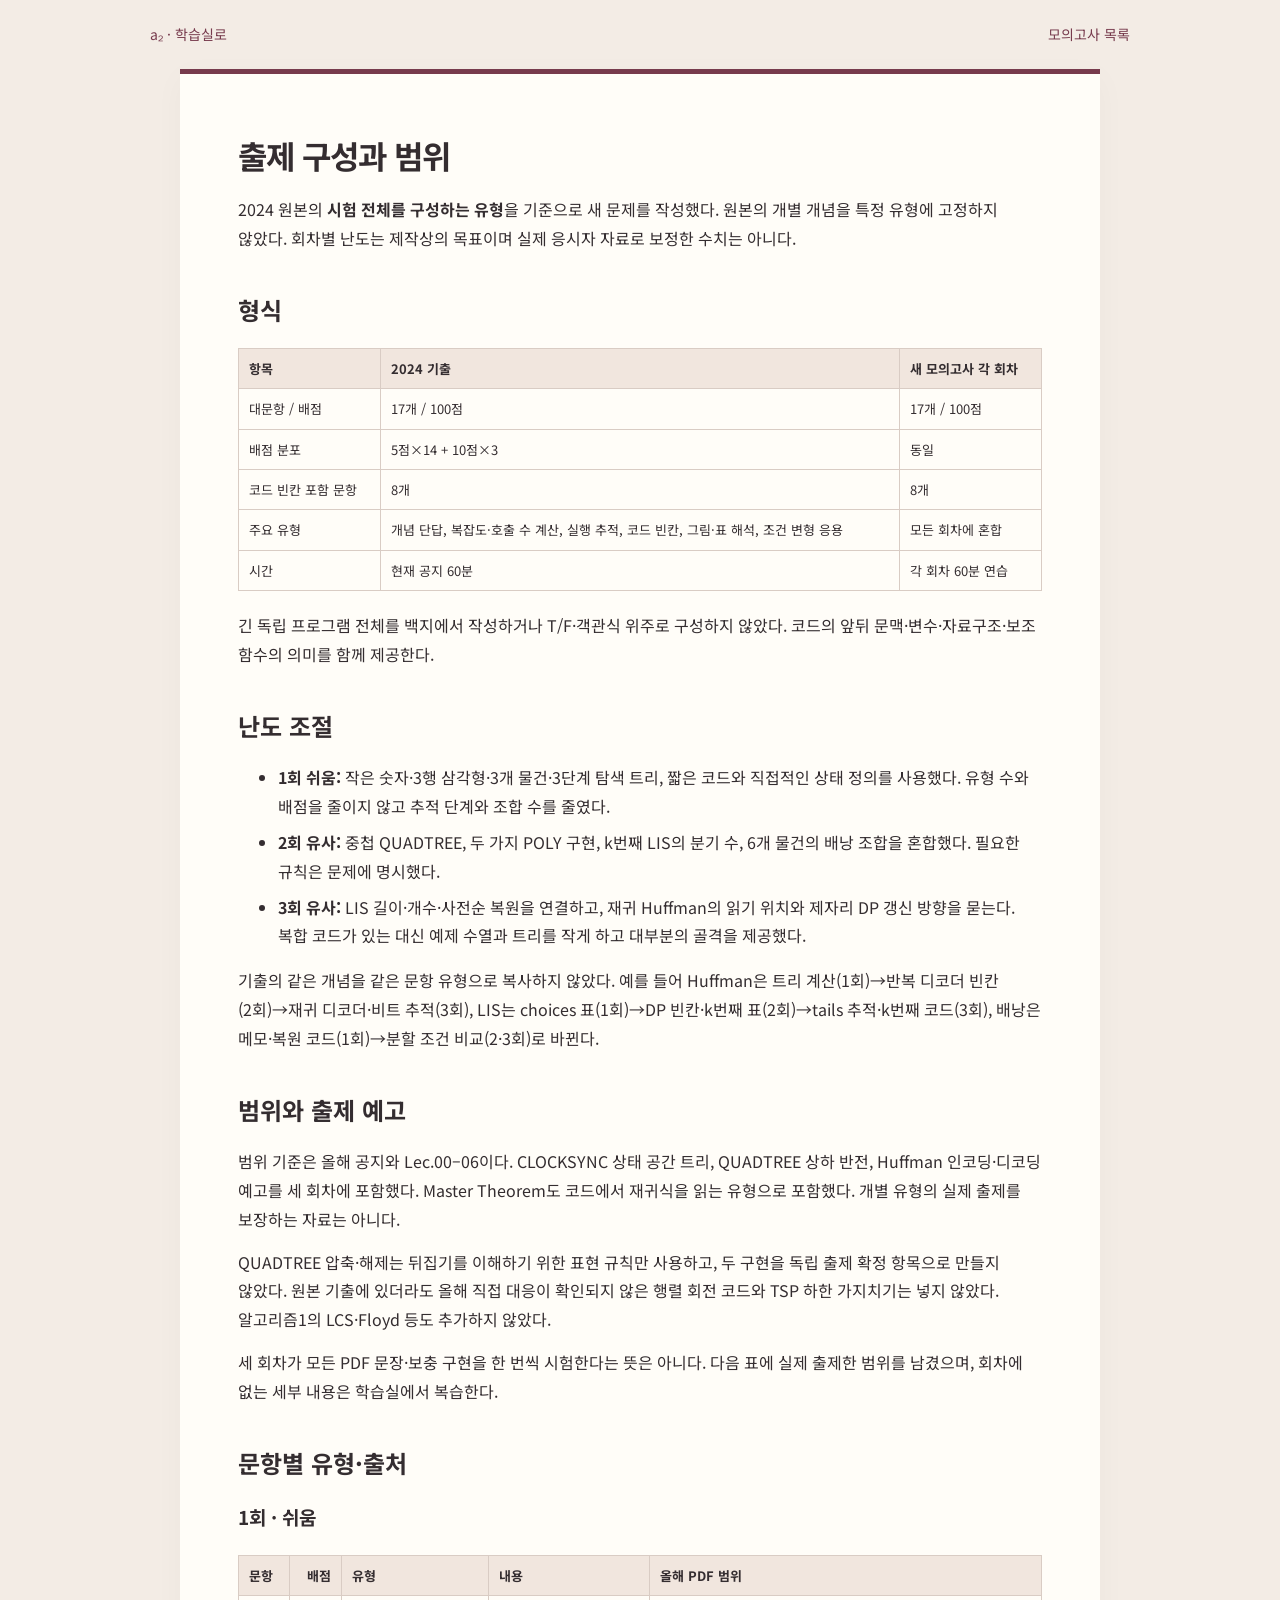
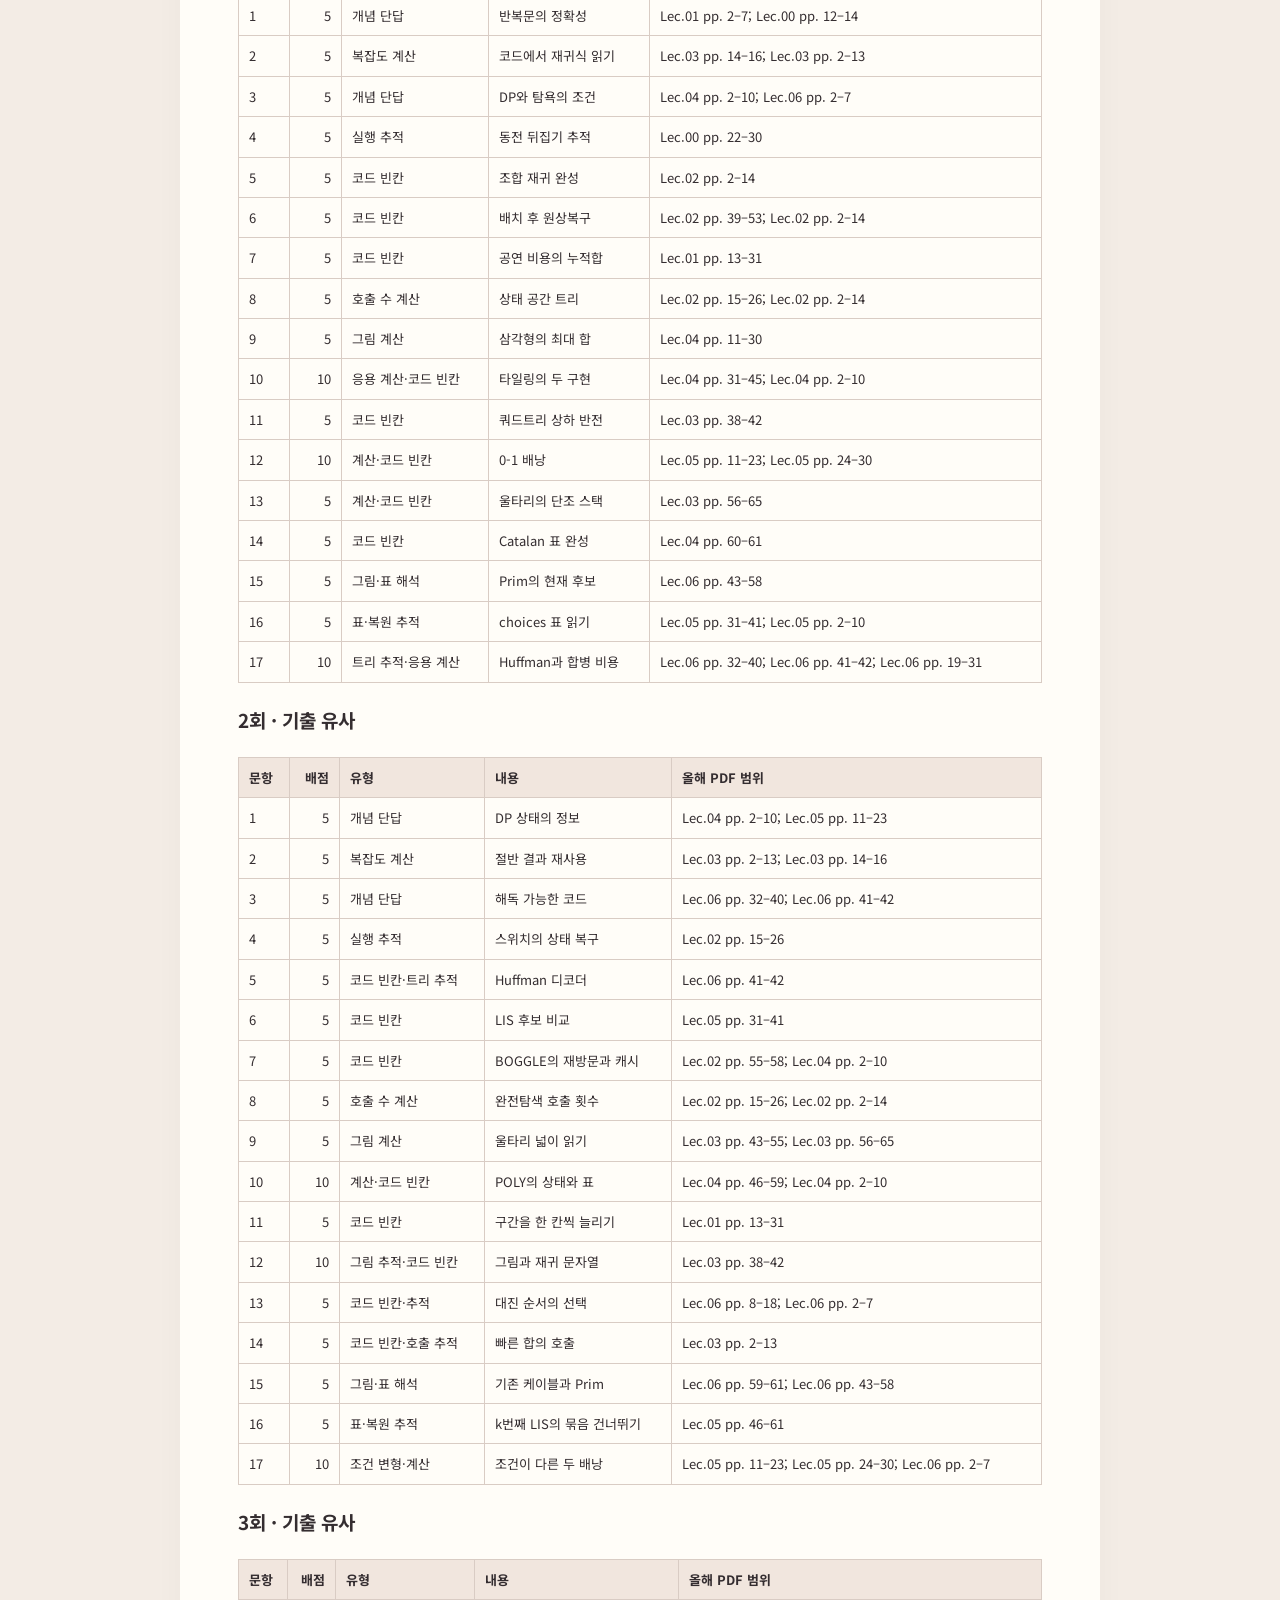
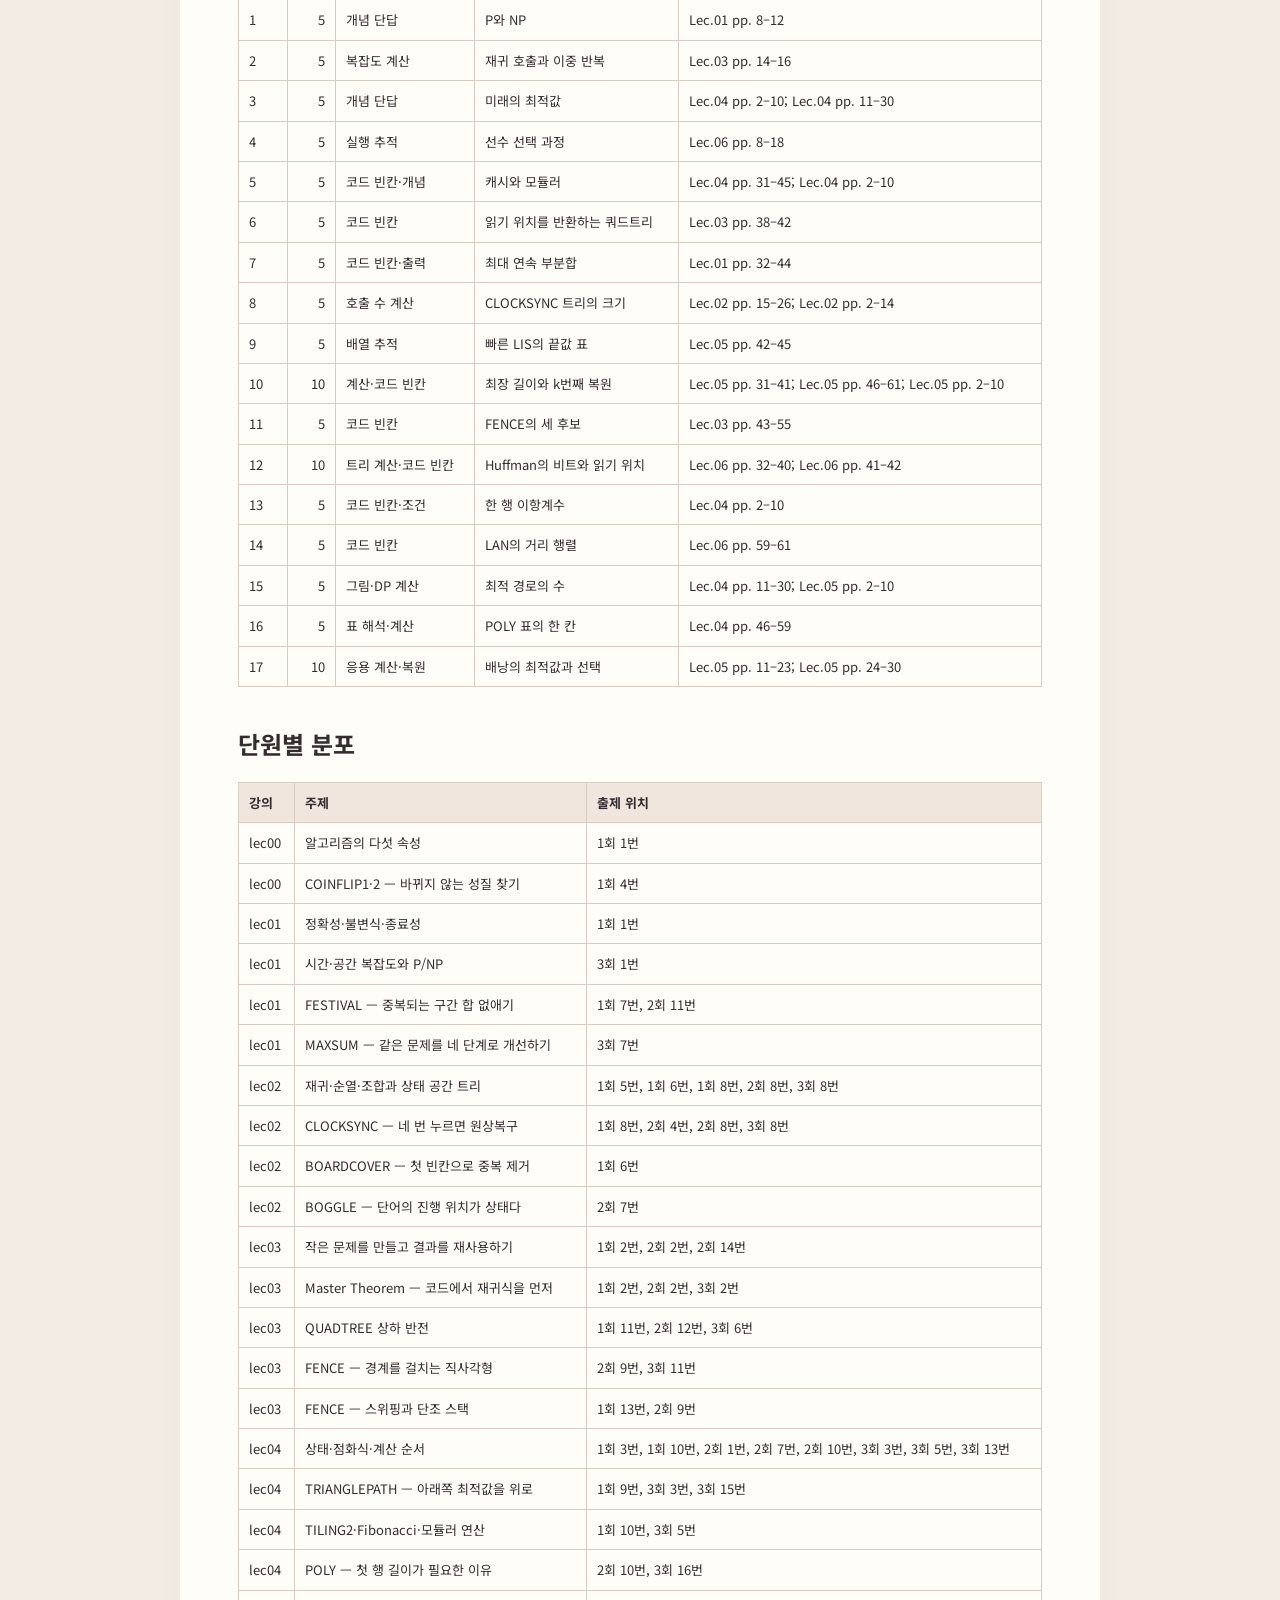
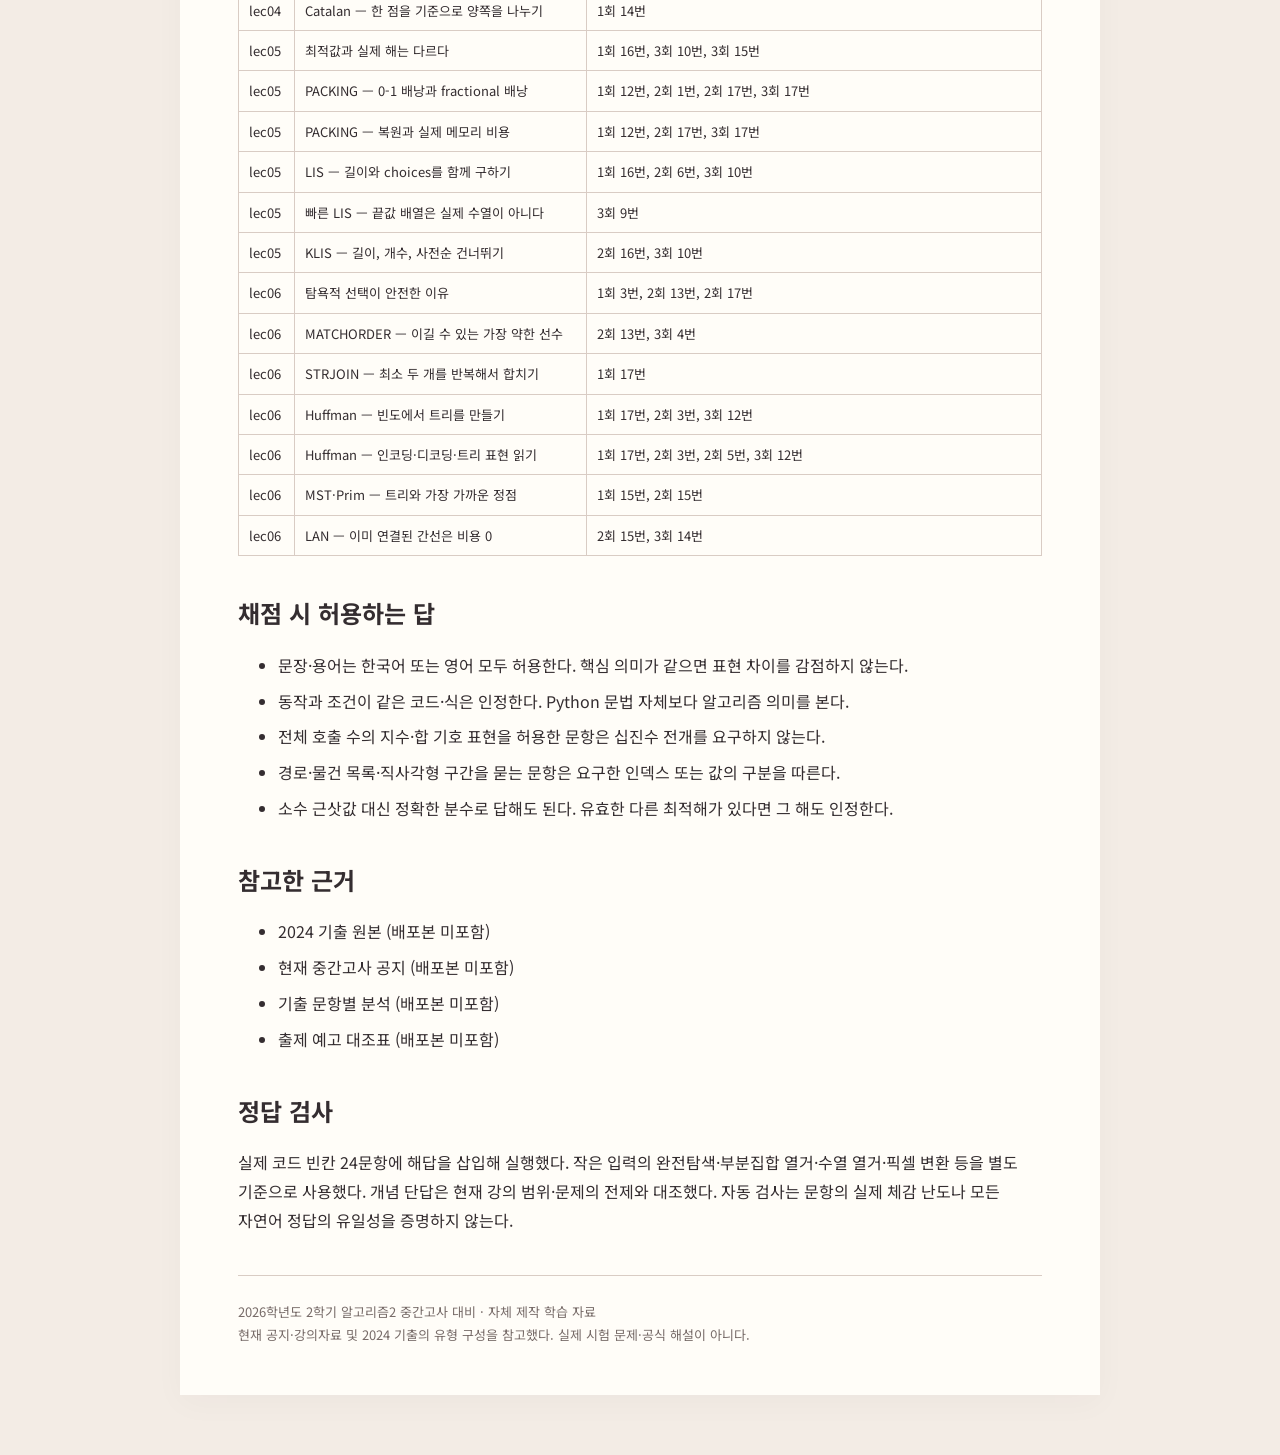
<file: 모의고사/출제구성_범위표.html>
<!DOCTYPE html>

<html lang="ko"><head><meta charset="utf-8"/><meta content="width=device-width,initial-scale=1" name="viewport"/><meta content="light" name="color-scheme"/><title>출제 구성과 범위 · 알고리즘2</title><link href="style.css" rel="stylesheet"/></head><body>
<a class="skip" href="#main">본문으로 건너뛰기</a><nav aria-label="문서 이동" class="top"><a href="../학습실/index.html">a₂ · 학습실로</a><a href="index.html">모의고사 목록</a></nav><main class="audit" id="main"><h1>출제 구성과 범위</h1>
<p>2024 원본의 <strong>시험 전체를 구성하는 유형</strong>을 기준으로 새 문제를 작성했다. 원본의 개별 개념을 특정 유형에 고정하지 않았다. 회차별 난도는 제작상의 목표이며 실제 응시자 자료로 보정한 수치는 아니다.</p>
<h2>형식</h2>
<div class="table-wrap"><table>
<thead>
<tr>
<th>항목</th>
<th>2024 기출</th>
<th>새 모의고사 각 회차</th>
</tr>
</thead>
<tbody>
<tr>
<td>대문항 / 배점</td>
<td>17개 / 100점</td>
<td>17개 / 100점</td>
</tr>
<tr>
<td>배점 분포</td>
<td>5점×14 + 10점×3</td>
<td>동일</td>
</tr>
<tr>
<td>코드 빈칸 포함 문항</td>
<td>8개</td>
<td>8개</td>
</tr>
<tr>
<td>주요 유형</td>
<td>개념 단답, 복잡도·호출 수 계산, 실행 추적, 코드 빈칸, 그림·표 해석, 조건 변형 응용</td>
<td>모든 회차에 혼합</td>
</tr>
<tr>
<td>시간</td>
<td>현재 공지 60분</td>
<td>각 회차 60분 연습</td>
</tr>
</tbody>
</table></div>
<p>긴 독립 프로그램 전체를 백지에서 작성하거나 T/F·객관식 위주로 구성하지 않았다. 코드의 앞뒤 문맥·변수·자료구조·보조 함수의 의미를 함께 제공한다.</p>
<h2>난도 조절</h2>
<ul>
<li><strong>1회 쉬움:</strong> 작은 숫자·3행 삼각형·3개 물건·3단계 탐색 트리, 짧은 코드와 직접적인 상태 정의를 사용했다. 유형 수와 배점을 줄이지 않고 추적 단계와 조합 수를 줄였다.</li>
<li><strong>2회 유사:</strong> 중첩 QUADTREE, 두 가지 POLY 구현, k번째 LIS의 분기 수, 6개 물건의 배낭 조합을 혼합했다. 필요한 규칙은 문제에 명시했다.</li>
<li><strong>3회 유사:</strong> LIS 길이·개수·사전순 복원을 연결하고, 재귀 Huffman의 읽기 위치와 제자리 DP 갱신 방향을 묻는다. 복합 코드가 있는 대신 예제 수열과 트리를 작게 하고 대부분의 골격을 제공했다.</li>
</ul>
<p>기출의 같은 개념을 같은 문항 유형으로 복사하지 않았다. 예를 들어 Huffman은 트리 계산(1회)→반복 디코더 빈칸(2회)→재귀 디코더·비트 추적(3회), LIS는 choices 표(1회)→DP 빈칸·k번째 표(2회)→tails 추적·k번째 코드(3회), 배낭은 메모·복원 코드(1회)→분할 조건 비교(2·3회)로 바뀐다.</p>
<h2>범위와 출제 예고</h2>
<p>범위 기준은 올해 공지와 Lec.00–06이다. CLOCKSYNC 상태 공간 트리, QUADTREE 상하 반전, Huffman 인코딩·디코딩 예고를 세 회차에 포함했다. Master Theorem도 코드에서 재귀식을 읽는 유형으로 포함했다. 개별 유형의 실제 출제를 보장하는 자료는 아니다.</p>
<p>QUADTREE 압축·해제는 뒤집기를 이해하기 위한 표현 규칙만 사용하고, 두 구현을 독립 출제 확정 항목으로 만들지 않았다. 원본 기출에 있더라도 올해 직접 대응이 확인되지 않은 행렬 회전 코드와 TSP 하한 가지치기는 넣지 않았다. 알고리즘1의 LCS·Floyd 등도 추가하지 않았다.</p>
<p>세 회차가 모든 PDF 문장·보충 구현을 한 번씩 시험한다는 뜻은 아니다. 다음 표에 실제 출제한 범위를 남겼으며, 회차에 없는 세부 내용은 학습실에서 복습한다.</p>
<h2>문항별 유형·출처</h2>
<h3>1회 · 쉬움</h3>
<div class="table-wrap"><table>
<thead>
<tr>
<th>문항</th>
<th style="text-align:right">배점</th>
<th>유형</th>
<th>내용</th>
<th>올해 PDF 범위</th>
</tr>
</thead>
<tbody>
<tr>
<td>1</td>
<td style="text-align:right">5</td>
<td>개념 단답</td>
<td>반복문의 정확성</td>
<td>Lec.01 pp. 2–7; Lec.00 pp. 12–14</td>
</tr>
<tr>
<td>2</td>
<td style="text-align:right">5</td>
<td>복잡도 계산</td>
<td>코드에서 재귀식 읽기</td>
<td>Lec.03 pp. 14–16; Lec.03 pp. 2–13</td>
</tr>
<tr>
<td>3</td>
<td style="text-align:right">5</td>
<td>개념 단답</td>
<td>DP와 탐욕의 조건</td>
<td>Lec.04 pp. 2–10; Lec.06 pp. 2–7</td>
</tr>
<tr>
<td>4</td>
<td style="text-align:right">5</td>
<td>실행 추적</td>
<td>동전 뒤집기 추적</td>
<td>Lec.00 pp. 22–30</td>
</tr>
<tr>
<td>5</td>
<td style="text-align:right">5</td>
<td>코드 빈칸</td>
<td>조합 재귀 완성</td>
<td>Lec.02 pp. 2–14</td>
</tr>
<tr>
<td>6</td>
<td style="text-align:right">5</td>
<td>코드 빈칸</td>
<td>배치 후 원상복구</td>
<td>Lec.02 pp. 39–53; Lec.02 pp. 2–14</td>
</tr>
<tr>
<td>7</td>
<td style="text-align:right">5</td>
<td>코드 빈칸</td>
<td>공연 비용의 누적합</td>
<td>Lec.01 pp. 13–31</td>
</tr>
<tr>
<td>8</td>
<td style="text-align:right">5</td>
<td>호출 수 계산</td>
<td>상태 공간 트리</td>
<td>Lec.02 pp. 15–26; Lec.02 pp. 2–14</td>
</tr>
<tr>
<td>9</td>
<td style="text-align:right">5</td>
<td>그림 계산</td>
<td>삼각형의 최대 합</td>
<td>Lec.04 pp. 11–30</td>
</tr>
<tr>
<td>10</td>
<td style="text-align:right">10</td>
<td>응용 계산·코드 빈칸</td>
<td>타일링의 두 구현</td>
<td>Lec.04 pp. 31–45; Lec.04 pp. 2–10</td>
</tr>
<tr>
<td>11</td>
<td style="text-align:right">5</td>
<td>코드 빈칸</td>
<td>쿼드트리 상하 반전</td>
<td>Lec.03 pp. 38–42</td>
</tr>
<tr>
<td>12</td>
<td style="text-align:right">10</td>
<td>계산·코드 빈칸</td>
<td>0-1 배낭</td>
<td>Lec.05 pp. 11–23; Lec.05 pp. 24–30</td>
</tr>
<tr>
<td>13</td>
<td style="text-align:right">5</td>
<td>계산·코드 빈칸</td>
<td>울타리의 단조 스택</td>
<td>Lec.03 pp. 56–65</td>
</tr>
<tr>
<td>14</td>
<td style="text-align:right">5</td>
<td>코드 빈칸</td>
<td>Catalan 표 완성</td>
<td>Lec.04 pp. 60–61</td>
</tr>
<tr>
<td>15</td>
<td style="text-align:right">5</td>
<td>그림·표 해석</td>
<td>Prim의 현재 후보</td>
<td>Lec.06 pp. 43–58</td>
</tr>
<tr>
<td>16</td>
<td style="text-align:right">5</td>
<td>표·복원 추적</td>
<td>choices 표 읽기</td>
<td>Lec.05 pp. 31–41; Lec.05 pp. 2–10</td>
</tr>
<tr>
<td>17</td>
<td style="text-align:right">10</td>
<td>트리 추적·응용 계산</td>
<td>Huffman과 합병 비용</td>
<td>Lec.06 pp. 32–40; Lec.06 pp. 41–42; Lec.06 pp. 19–31</td>
</tr>
</tbody>
</table></div>
<h3>2회 · 기출 유사</h3>
<div class="table-wrap"><table>
<thead>
<tr>
<th>문항</th>
<th style="text-align:right">배점</th>
<th>유형</th>
<th>내용</th>
<th>올해 PDF 범위</th>
</tr>
</thead>
<tbody>
<tr>
<td>1</td>
<td style="text-align:right">5</td>
<td>개념 단답</td>
<td>DP 상태의 정보</td>
<td>Lec.04 pp. 2–10; Lec.05 pp. 11–23</td>
</tr>
<tr>
<td>2</td>
<td style="text-align:right">5</td>
<td>복잡도 계산</td>
<td>절반 결과 재사용</td>
<td>Lec.03 pp. 2–13; Lec.03 pp. 14–16</td>
</tr>
<tr>
<td>3</td>
<td style="text-align:right">5</td>
<td>개념 단답</td>
<td>해독 가능한 코드</td>
<td>Lec.06 pp. 32–40; Lec.06 pp. 41–42</td>
</tr>
<tr>
<td>4</td>
<td style="text-align:right">5</td>
<td>실행 추적</td>
<td>스위치의 상태 복구</td>
<td>Lec.02 pp. 15–26</td>
</tr>
<tr>
<td>5</td>
<td style="text-align:right">5</td>
<td>코드 빈칸·트리 추적</td>
<td>Huffman 디코더</td>
<td>Lec.06 pp. 41–42</td>
</tr>
<tr>
<td>6</td>
<td style="text-align:right">5</td>
<td>코드 빈칸</td>
<td>LIS 후보 비교</td>
<td>Lec.05 pp. 31–41</td>
</tr>
<tr>
<td>7</td>
<td style="text-align:right">5</td>
<td>코드 빈칸</td>
<td>BOGGLE의 재방문과 캐시</td>
<td>Lec.02 pp. 55–58; Lec.04 pp. 2–10</td>
</tr>
<tr>
<td>8</td>
<td style="text-align:right">5</td>
<td>호출 수 계산</td>
<td>완전탐색 호출 횟수</td>
<td>Lec.02 pp. 15–26; Lec.02 pp. 2–14</td>
</tr>
<tr>
<td>9</td>
<td style="text-align:right">5</td>
<td>그림 계산</td>
<td>울타리 넓이 읽기</td>
<td>Lec.03 pp. 43–55; Lec.03 pp. 56–65</td>
</tr>
<tr>
<td>10</td>
<td style="text-align:right">10</td>
<td>계산·코드 빈칸</td>
<td>POLY의 상태와 표</td>
<td>Lec.04 pp. 46–59; Lec.04 pp. 2–10</td>
</tr>
<tr>
<td>11</td>
<td style="text-align:right">5</td>
<td>코드 빈칸</td>
<td>구간을 한 칸씩 늘리기</td>
<td>Lec.01 pp. 13–31</td>
</tr>
<tr>
<td>12</td>
<td style="text-align:right">10</td>
<td>그림 추적·코드 빈칸</td>
<td>그림과 재귀 문자열</td>
<td>Lec.03 pp. 38–42</td>
</tr>
<tr>
<td>13</td>
<td style="text-align:right">5</td>
<td>코드 빈칸·추적</td>
<td>대진 순서의 선택</td>
<td>Lec.06 pp. 8–18; Lec.06 pp. 2–7</td>
</tr>
<tr>
<td>14</td>
<td style="text-align:right">5</td>
<td>코드 빈칸·호출 추적</td>
<td>빠른 합의 호출</td>
<td>Lec.03 pp. 2–13</td>
</tr>
<tr>
<td>15</td>
<td style="text-align:right">5</td>
<td>그림·표 해석</td>
<td>기존 케이블과 Prim</td>
<td>Lec.06 pp. 59–61; Lec.06 pp. 43–58</td>
</tr>
<tr>
<td>16</td>
<td style="text-align:right">5</td>
<td>표·복원 추적</td>
<td>k번째 LIS의 묶음 건너뛰기</td>
<td>Lec.05 pp. 46–61</td>
</tr>
<tr>
<td>17</td>
<td style="text-align:right">10</td>
<td>조건 변형·계산</td>
<td>조건이 다른 두 배낭</td>
<td>Lec.05 pp. 11–23; Lec.05 pp. 24–30; Lec.06 pp. 2–7</td>
</tr>
</tbody>
</table></div>
<h3>3회 · 기출 유사</h3>
<div class="table-wrap"><table>
<thead>
<tr>
<th>문항</th>
<th style="text-align:right">배점</th>
<th>유형</th>
<th>내용</th>
<th>올해 PDF 범위</th>
</tr>
</thead>
<tbody>
<tr>
<td>1</td>
<td style="text-align:right">5</td>
<td>개념 단답</td>
<td>P와 NP</td>
<td>Lec.01 pp. 8–12</td>
</tr>
<tr>
<td>2</td>
<td style="text-align:right">5</td>
<td>복잡도 계산</td>
<td>재귀 호출과 이중 반복</td>
<td>Lec.03 pp. 14–16</td>
</tr>
<tr>
<td>3</td>
<td style="text-align:right">5</td>
<td>개념 단답</td>
<td>미래의 최적값</td>
<td>Lec.04 pp. 2–10; Lec.04 pp. 11–30</td>
</tr>
<tr>
<td>4</td>
<td style="text-align:right">5</td>
<td>실행 추적</td>
<td>선수 선택 과정</td>
<td>Lec.06 pp. 8–18</td>
</tr>
<tr>
<td>5</td>
<td style="text-align:right">5</td>
<td>코드 빈칸·개념</td>
<td>캐시와 모듈러</td>
<td>Lec.04 pp. 31–45; Lec.04 pp. 2–10</td>
</tr>
<tr>
<td>6</td>
<td style="text-align:right">5</td>
<td>코드 빈칸</td>
<td>읽기 위치를 반환하는 쿼드트리</td>
<td>Lec.03 pp. 38–42</td>
</tr>
<tr>
<td>7</td>
<td style="text-align:right">5</td>
<td>코드 빈칸·출력</td>
<td>최대 연속 부분합</td>
<td>Lec.01 pp. 32–44</td>
</tr>
<tr>
<td>8</td>
<td style="text-align:right">5</td>
<td>호출 수 계산</td>
<td>CLOCKSYNC 트리의 크기</td>
<td>Lec.02 pp. 15–26; Lec.02 pp. 2–14</td>
</tr>
<tr>
<td>9</td>
<td style="text-align:right">5</td>
<td>배열 추적</td>
<td>빠른 LIS의 끝값 표</td>
<td>Lec.05 pp. 42–45</td>
</tr>
<tr>
<td>10</td>
<td style="text-align:right">10</td>
<td>계산·코드 빈칸</td>
<td>최장 길이와 k번째 복원</td>
<td>Lec.05 pp. 31–41; Lec.05 pp. 46–61; Lec.05 pp. 2–10</td>
</tr>
<tr>
<td>11</td>
<td style="text-align:right">5</td>
<td>코드 빈칸</td>
<td>FENCE의 세 후보</td>
<td>Lec.03 pp. 43–55</td>
</tr>
<tr>
<td>12</td>
<td style="text-align:right">10</td>
<td>트리 계산·코드 빈칸</td>
<td>Huffman의 비트와 읽기 위치</td>
<td>Lec.06 pp. 32–40; Lec.06 pp. 41–42</td>
</tr>
<tr>
<td>13</td>
<td style="text-align:right">5</td>
<td>코드 빈칸·조건</td>
<td>한 행 이항계수</td>
<td>Lec.04 pp. 2–10</td>
</tr>
<tr>
<td>14</td>
<td style="text-align:right">5</td>
<td>코드 빈칸</td>
<td>LAN의 거리 행렬</td>
<td>Lec.06 pp. 59–61</td>
</tr>
<tr>
<td>15</td>
<td style="text-align:right">5</td>
<td>그림·DP 계산</td>
<td>최적 경로의 수</td>
<td>Lec.04 pp. 11–30; Lec.05 pp. 2–10</td>
</tr>
<tr>
<td>16</td>
<td style="text-align:right">5</td>
<td>표 해석·계산</td>
<td>POLY 표의 한 칸</td>
<td>Lec.04 pp. 46–59</td>
</tr>
<tr>
<td>17</td>
<td style="text-align:right">10</td>
<td>응용 계산·복원</td>
<td>배낭의 최적값과 선택</td>
<td>Lec.05 pp. 11–23; Lec.05 pp. 24–30</td>
</tr>
</tbody>
</table></div>
<h2>단원별 분포</h2>
<div class="table-wrap"><table>
<thead>
<tr>
<th>강의</th>
<th>주제</th>
<th>출제 위치</th>
</tr>
</thead>
<tbody>
<tr>
<td>lec00</td>
<td>알고리즘의 다섯 속성</td>
<td>1회 1번</td>
</tr>
<tr>
<td>lec00</td>
<td>COINFLIP1·2 — 바뀌지 않는 성질 찾기</td>
<td>1회 4번</td>
</tr>
<tr>
<td>lec01</td>
<td>정확성·불변식·종료성</td>
<td>1회 1번</td>
</tr>
<tr>
<td>lec01</td>
<td>시간·공간 복잡도와 P/NP</td>
<td>3회 1번</td>
</tr>
<tr>
<td>lec01</td>
<td>FESTIVAL — 중복되는 구간 합 없애기</td>
<td>1회 7번, 2회 11번</td>
</tr>
<tr>
<td>lec01</td>
<td>MAXSUM — 같은 문제를 네 단계로 개선하기</td>
<td>3회 7번</td>
</tr>
<tr>
<td>lec02</td>
<td>재귀·순열·조합과 상태 공간 트리</td>
<td>1회 5번, 1회 6번, 1회 8번, 2회 8번, 3회 8번</td>
</tr>
<tr>
<td>lec02</td>
<td>CLOCKSYNC — 네 번 누르면 원상복구</td>
<td>1회 8번, 2회 4번, 2회 8번, 3회 8번</td>
</tr>
<tr>
<td>lec02</td>
<td>BOARDCOVER — 첫 빈칸으로 중복 제거</td>
<td>1회 6번</td>
</tr>
<tr>
<td>lec02</td>
<td>BOGGLE — 단어의 진행 위치가 상태다</td>
<td>2회 7번</td>
</tr>
<tr>
<td>lec03</td>
<td>작은 문제를 만들고 결과를 재사용하기</td>
<td>1회 2번, 2회 2번, 2회 14번</td>
</tr>
<tr>
<td>lec03</td>
<td>Master Theorem — 코드에서 재귀식을 먼저</td>
<td>1회 2번, 2회 2번, 3회 2번</td>
</tr>
<tr>
<td>lec03</td>
<td>QUADTREE 상하 반전</td>
<td>1회 11번, 2회 12번, 3회 6번</td>
</tr>
<tr>
<td>lec03</td>
<td>FENCE — 경계를 걸치는 직사각형</td>
<td>2회 9번, 3회 11번</td>
</tr>
<tr>
<td>lec03</td>
<td>FENCE — 스위핑과 단조 스택</td>
<td>1회 13번, 2회 9번</td>
</tr>
<tr>
<td>lec04</td>
<td>상태·점화식·계산 순서</td>
<td>1회 3번, 1회 10번, 2회 1번, 2회 7번, 2회 10번, 3회 3번, 3회 5번, 3회 13번</td>
</tr>
<tr>
<td>lec04</td>
<td>TRIANGLEPATH — 아래쪽 최적값을 위로</td>
<td>1회 9번, 3회 3번, 3회 15번</td>
</tr>
<tr>
<td>lec04</td>
<td>TILING2·Fibonacci·모듈러 연산</td>
<td>1회 10번, 3회 5번</td>
</tr>
<tr>
<td>lec04</td>
<td>POLY — 첫 행 길이가 필요한 이유</td>
<td>2회 10번, 3회 16번</td>
</tr>
<tr>
<td>lec04</td>
<td>Catalan — 한 점을 기준으로 양쪽을 나누기</td>
<td>1회 14번</td>
</tr>
<tr>
<td>lec05</td>
<td>최적값과 실제 해는 다르다</td>
<td>1회 16번, 3회 10번, 3회 15번</td>
</tr>
<tr>
<td>lec05</td>
<td>PACKING — 0-1 배낭과 fractional 배낭</td>
<td>1회 12번, 2회 1번, 2회 17번, 3회 17번</td>
</tr>
<tr>
<td>lec05</td>
<td>PACKING — 복원과 실제 메모리 비용</td>
<td>1회 12번, 2회 17번, 3회 17번</td>
</tr>
<tr>
<td>lec05</td>
<td>LIS — 길이와 choices를 함께 구하기</td>
<td>1회 16번, 2회 6번, 3회 10번</td>
</tr>
<tr>
<td>lec05</td>
<td>빠른 LIS — 끝값 배열은 실제 수열이 아니다</td>
<td>3회 9번</td>
</tr>
<tr>
<td>lec05</td>
<td>KLIS — 길이, 개수, 사전순 건너뛰기</td>
<td>2회 16번, 3회 10번</td>
</tr>
<tr>
<td>lec06</td>
<td>탐욕적 선택이 안전한 이유</td>
<td>1회 3번, 2회 13번, 2회 17번</td>
</tr>
<tr>
<td>lec06</td>
<td>MATCHORDER — 이길 수 있는 가장 약한 선수</td>
<td>2회 13번, 3회 4번</td>
</tr>
<tr>
<td>lec06</td>
<td>STRJOIN — 최소 두 개를 반복해서 합치기</td>
<td>1회 17번</td>
</tr>
<tr>
<td>lec06</td>
<td>Huffman — 빈도에서 트리를 만들기</td>
<td>1회 17번, 2회 3번, 3회 12번</td>
</tr>
<tr>
<td>lec06</td>
<td>Huffman — 인코딩·디코딩·트리 표현 읽기</td>
<td>1회 17번, 2회 3번, 2회 5번, 3회 12번</td>
</tr>
<tr>
<td>lec06</td>
<td>MST·Prim — 트리와 가장 가까운 정점</td>
<td>1회 15번, 2회 15번</td>
</tr>
<tr>
<td>lec06</td>
<td>LAN — 이미 연결된 간선은 비용 0</td>
<td>2회 15번, 3회 14번</td>
</tr>
</tbody>
</table></div>
<h2>채점 시 허용하는 답</h2>
<ul>
<li>문장·용어는 한국어 또는 영어 모두 허용한다. 핵심 의미가 같으면 표현 차이를 감점하지 않는다.</li>
<li>동작과 조건이 같은 코드·식은 인정한다. Python 문법 자체보다 알고리즘 의미를 본다.</li>
<li>전체 호출 수의 지수·합 기호 표현을 허용한 문항은 십진수 전개를 요구하지 않는다.</li>
<li>경로·물건 목록·직사각형 구간을 묻는 문항은 요구한 인덱스 또는 값의 구분을 따른다.</li>
<li>소수 근삿값 대신 정확한 분수로 답해도 된다. 유효한 다른 최적해가 있다면 그 해도 인정한다.</li>
</ul>
<h2>참고한 근거</h2>
<ul>
<li><span class="source-reference">2024 기출 원본 (배포본 미포함)</span></li>
<li><span class="source-reference">현재 중간고사 공지 (배포본 미포함)</span></li>
<li><span class="source-reference">기출 문항별 분석 (배포본 미포함)</span></li>
<li><span class="source-reference">출제 예고 대조표 (배포본 미포함)</span></li>
</ul>
<h2>정답 검사</h2>
<p>실제 코드 빈칸 24문항에 해답을 삽입해 실행했다. 작은 입력의 완전탐색·부분집합 열거·수열 열거·픽셀 변환 등을 별도 기준으로 사용했다. 개념 단답은 현재 강의 범위·문제의 전제와 대조했다. 자동 검사는 문항의 실제 체감 난도나 모든 자연어 정답의 유일성을 증명하지 않는다.</p>
<footer>2026학년도 2학기 알고리즘2 중간고사 대비 · 자체 제작 학습 자료<br/>현재 공지·강의자료 및 2024 기출의 유형 구성을 참고했다. 실제 시험 문제·공식 해설이 아니다.</footer></main></body></html>
</file>
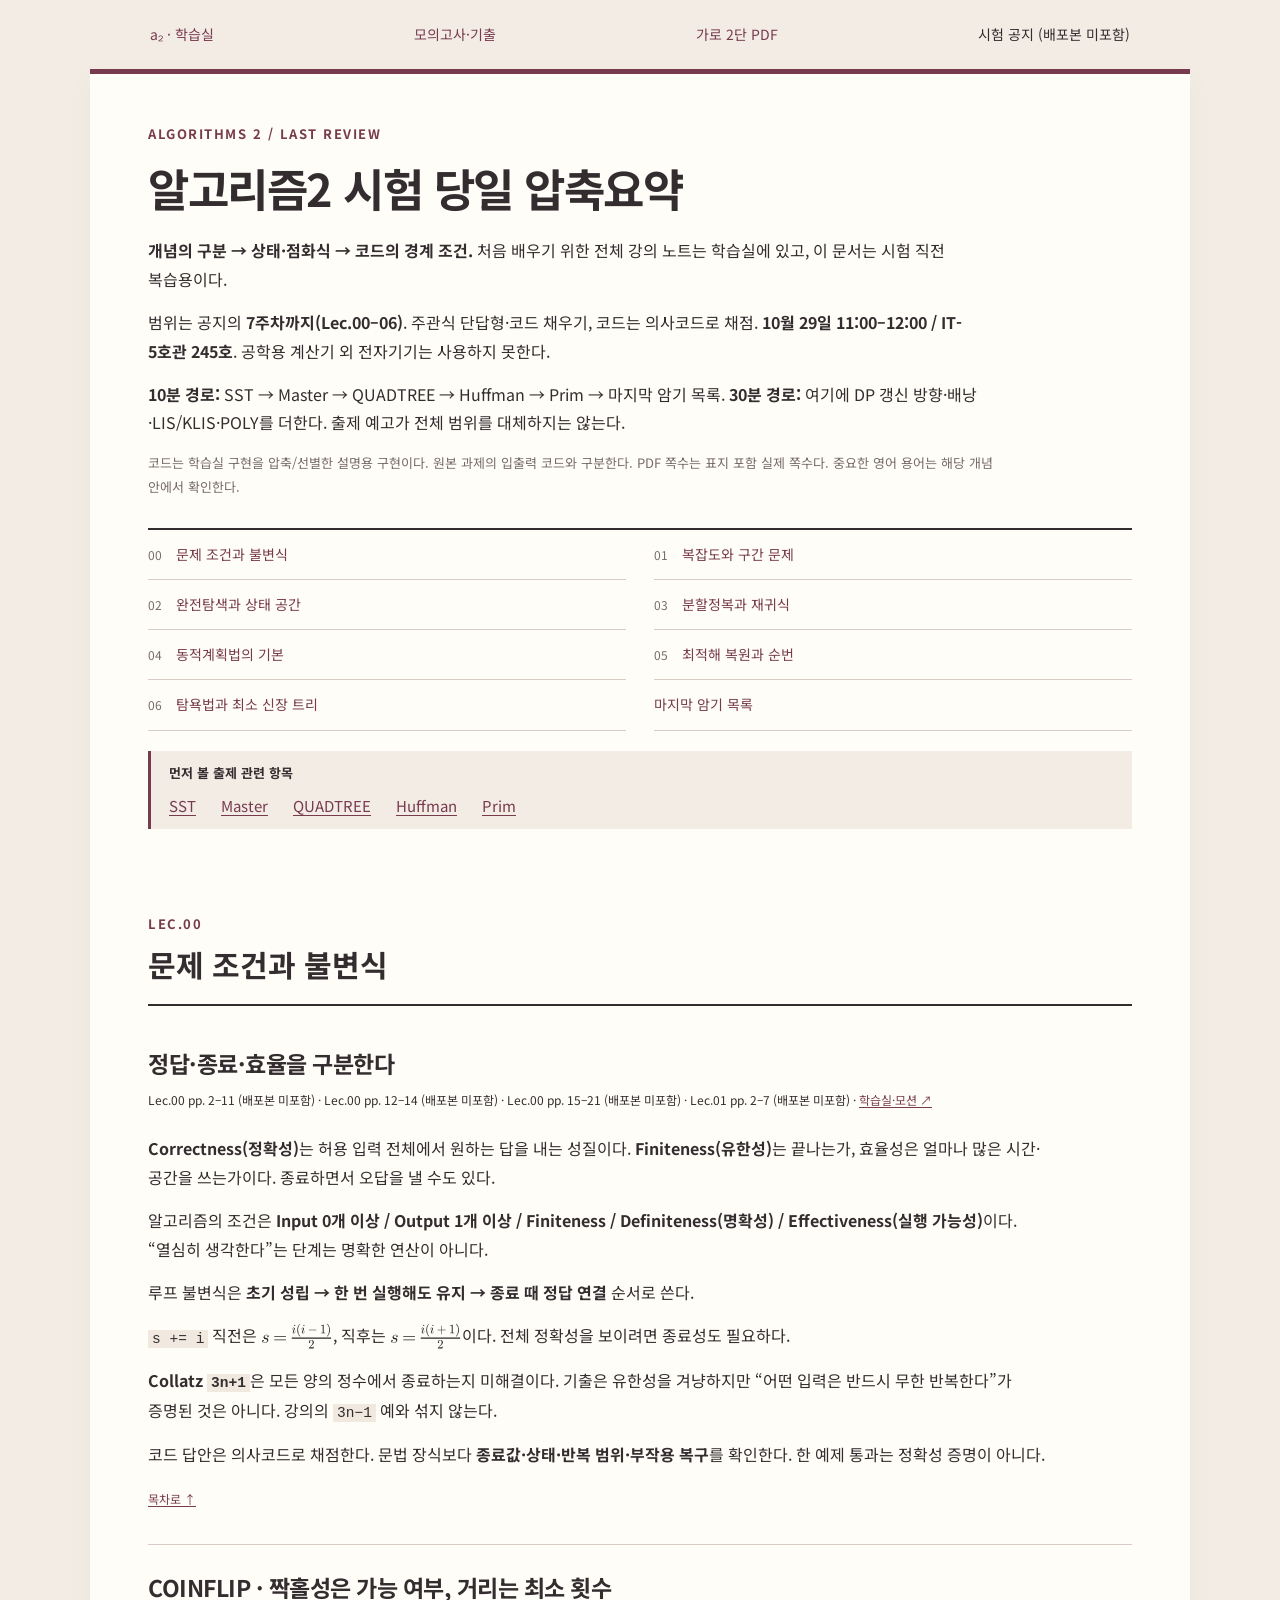
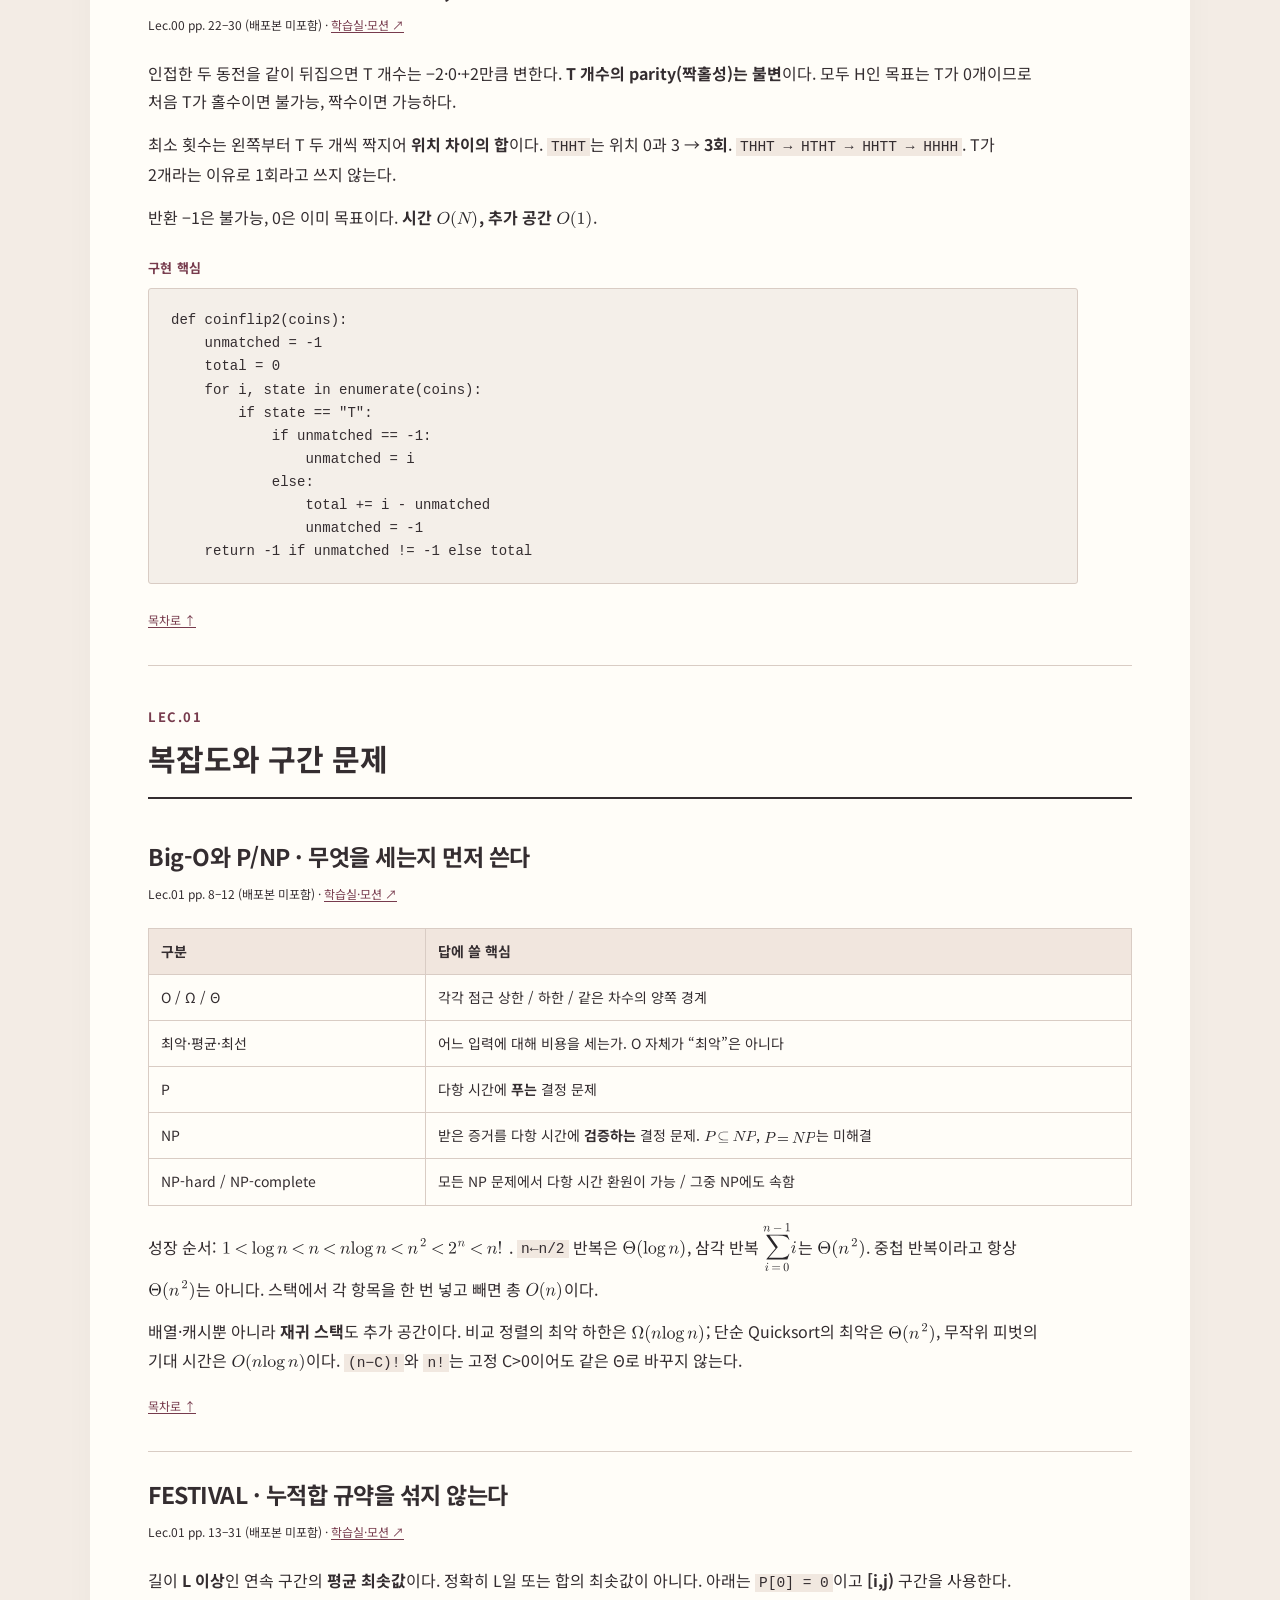
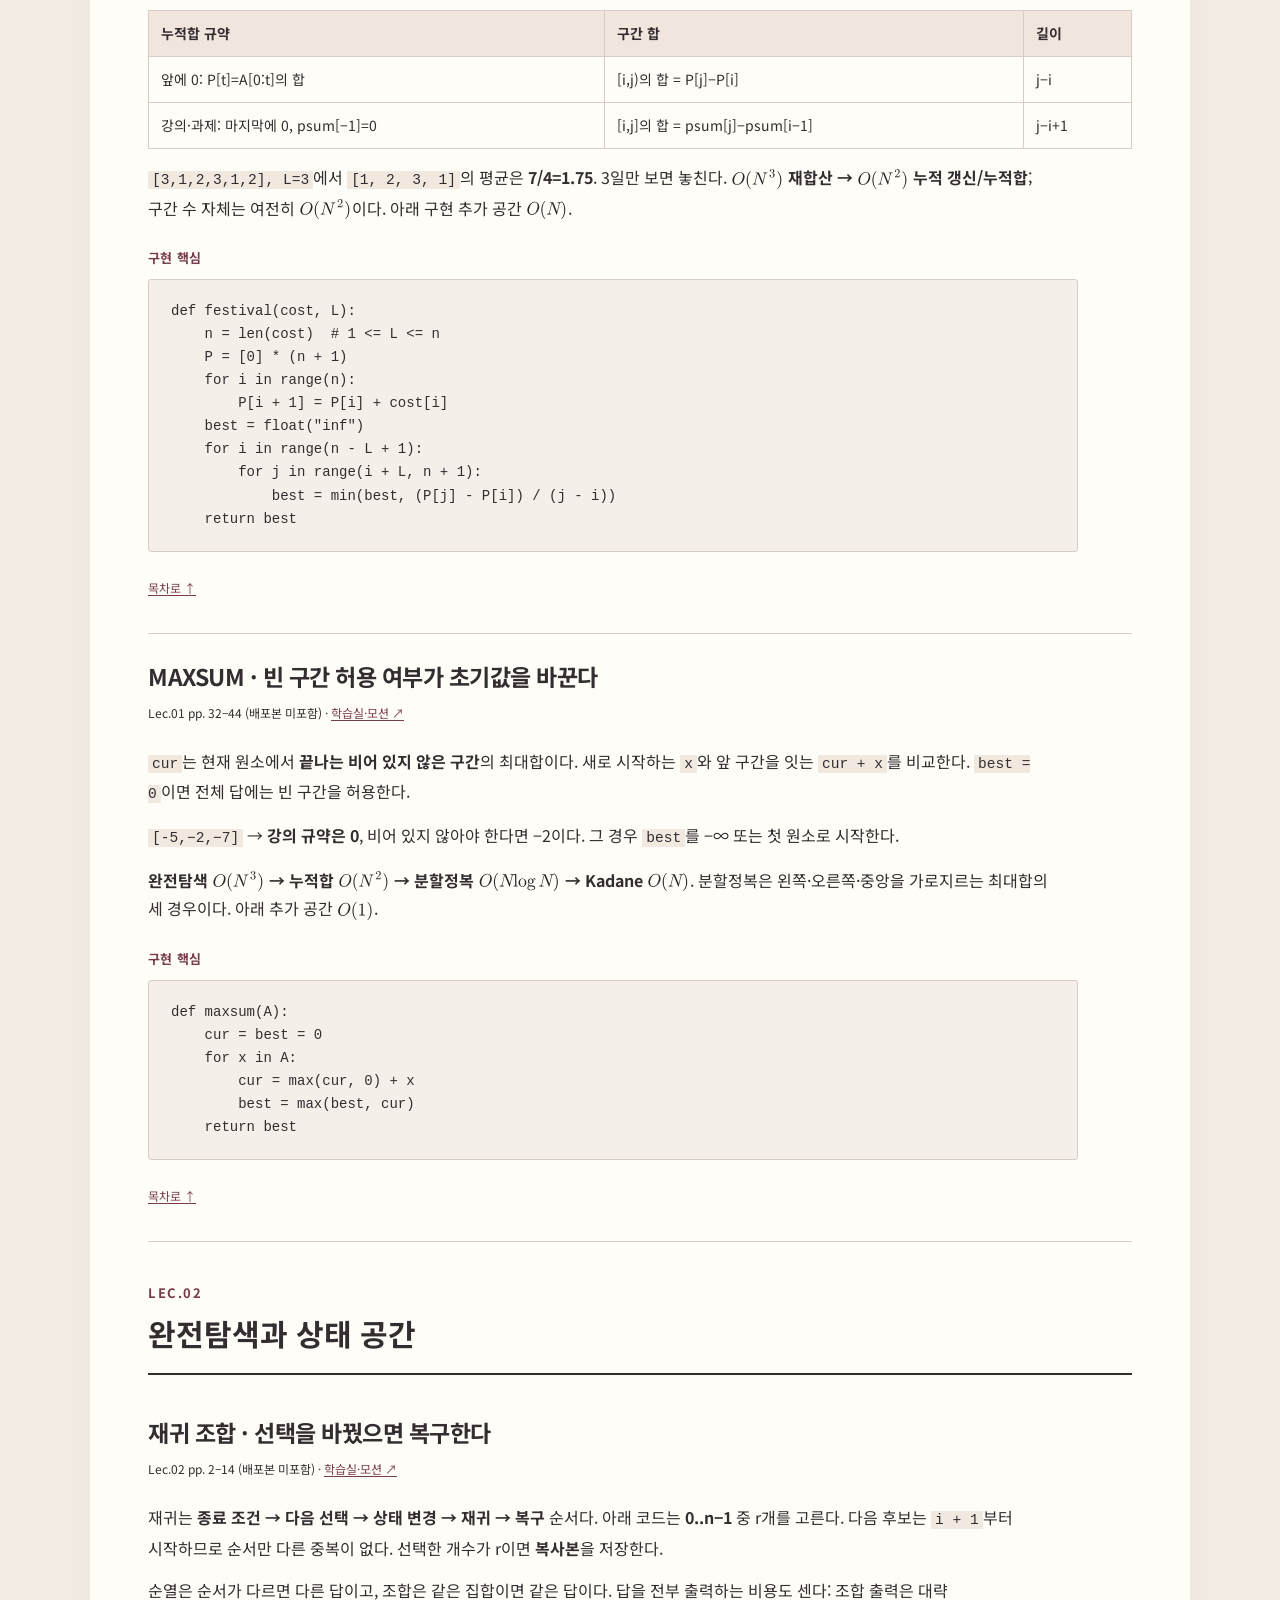
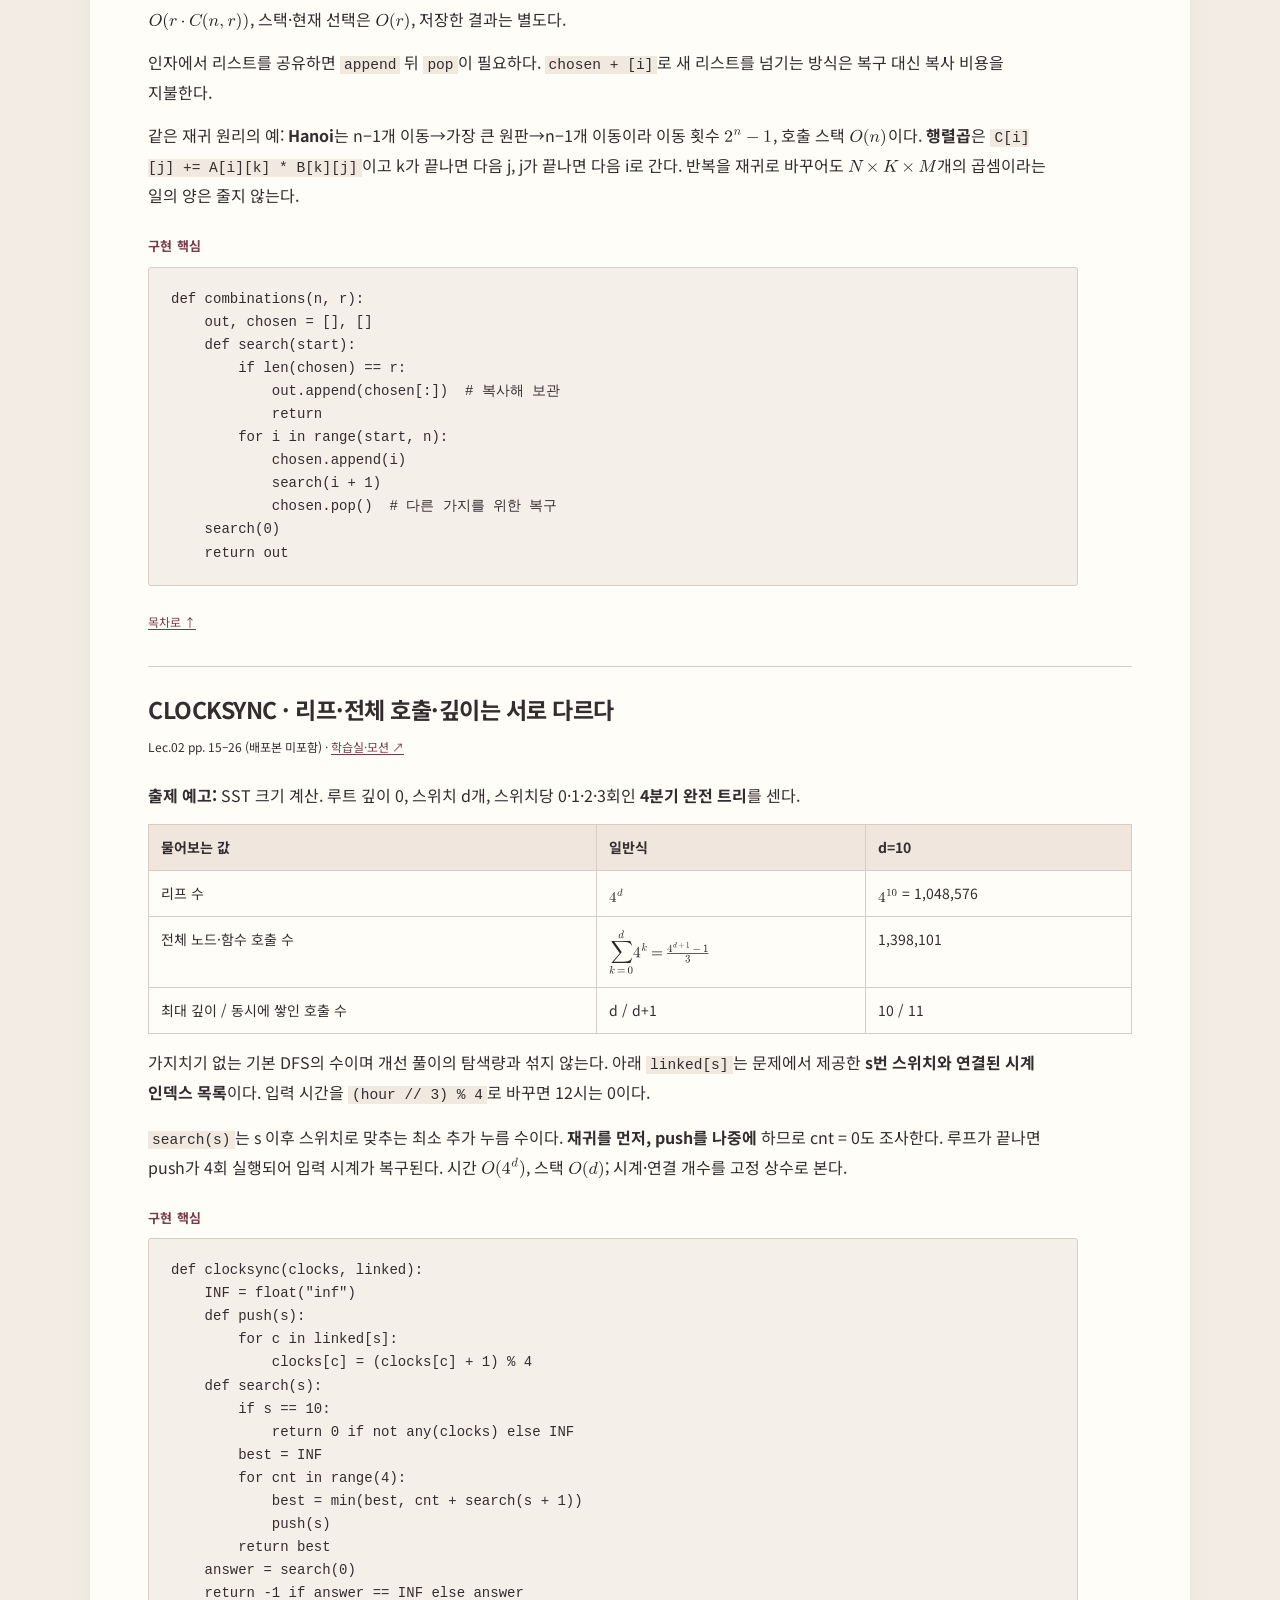
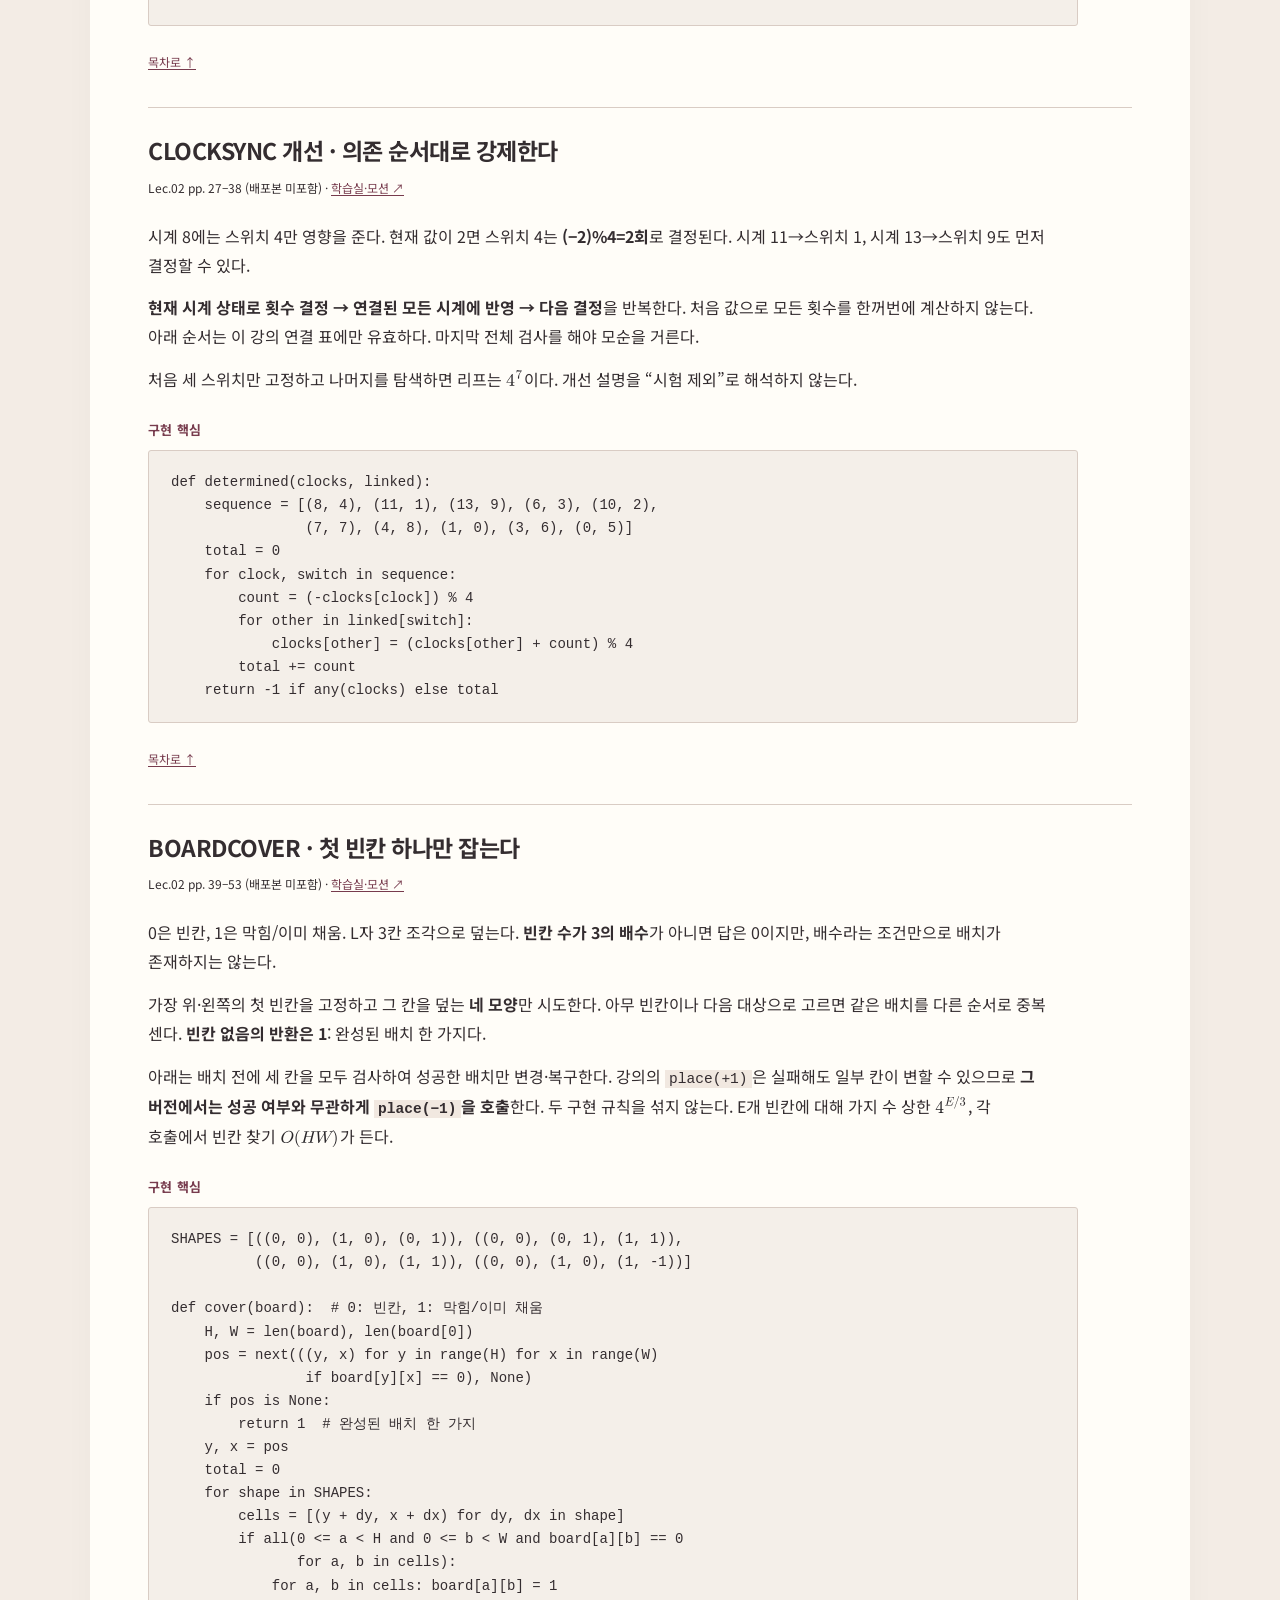
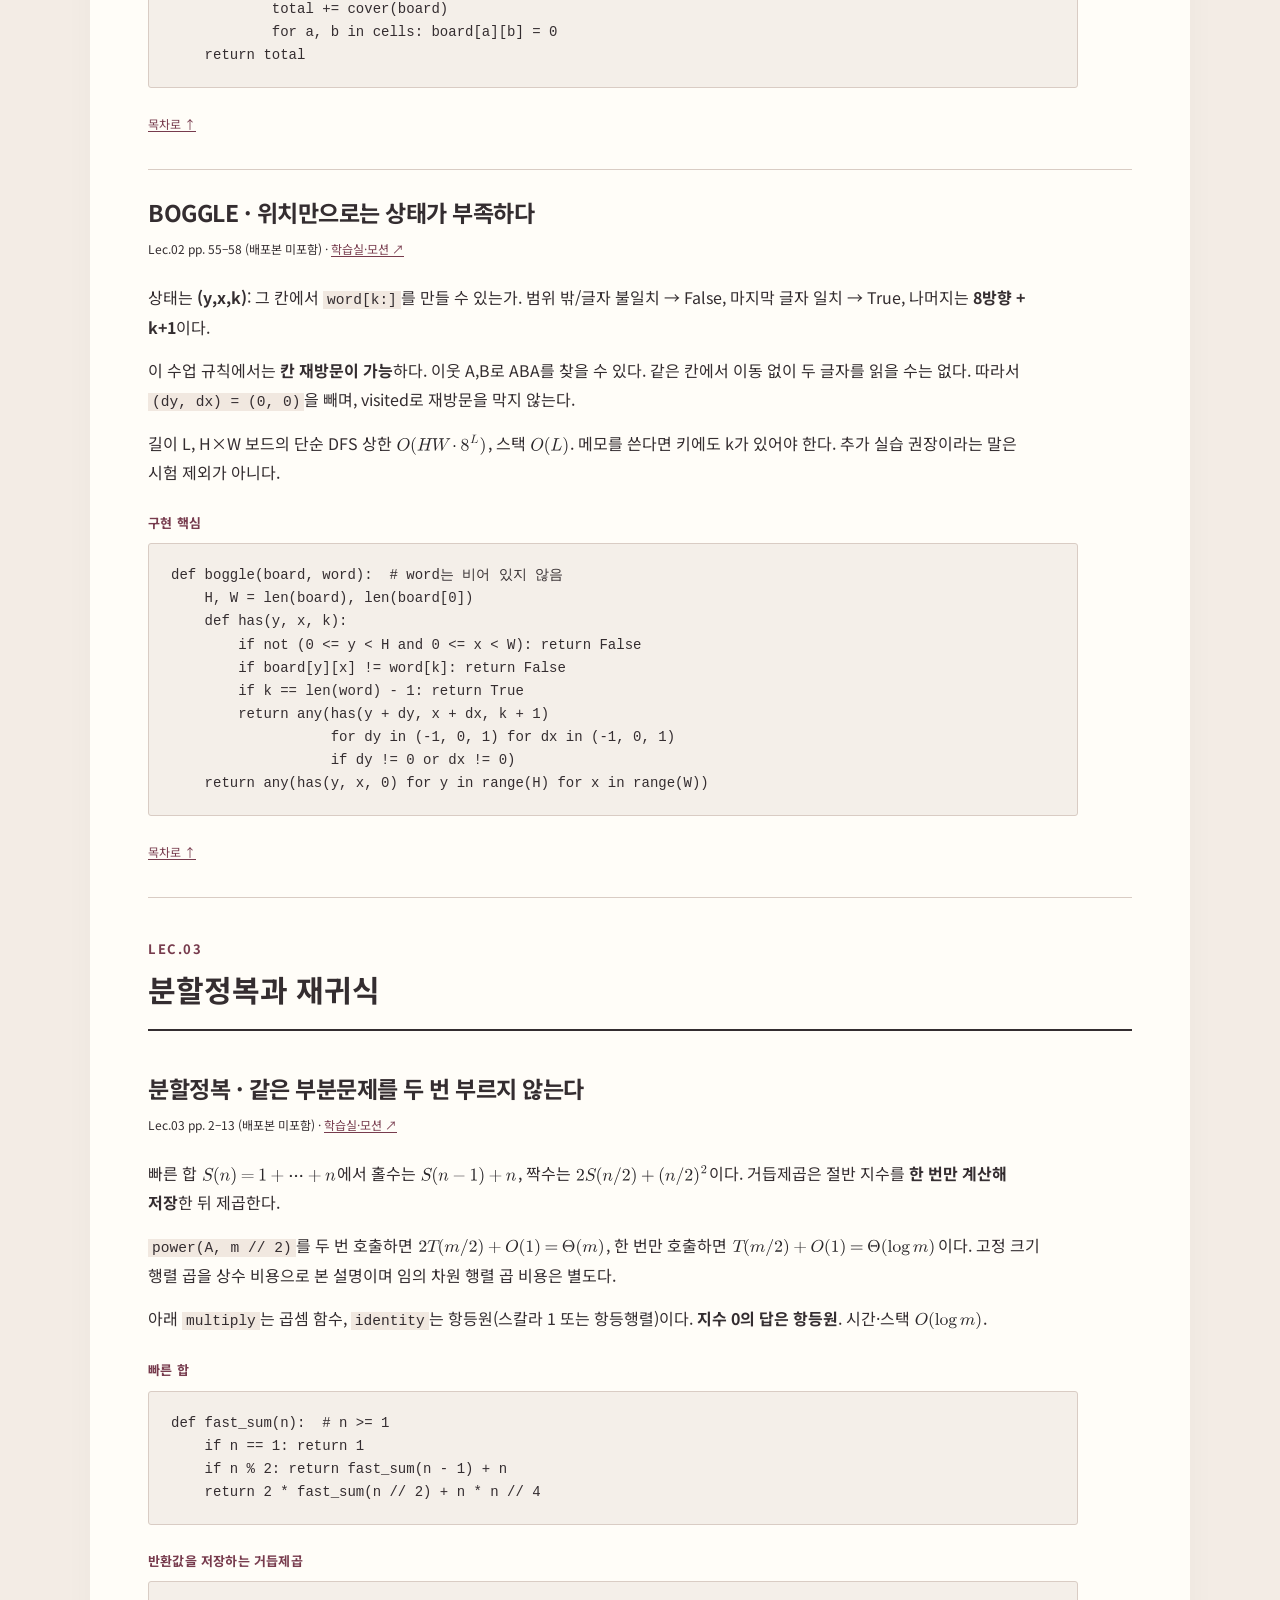
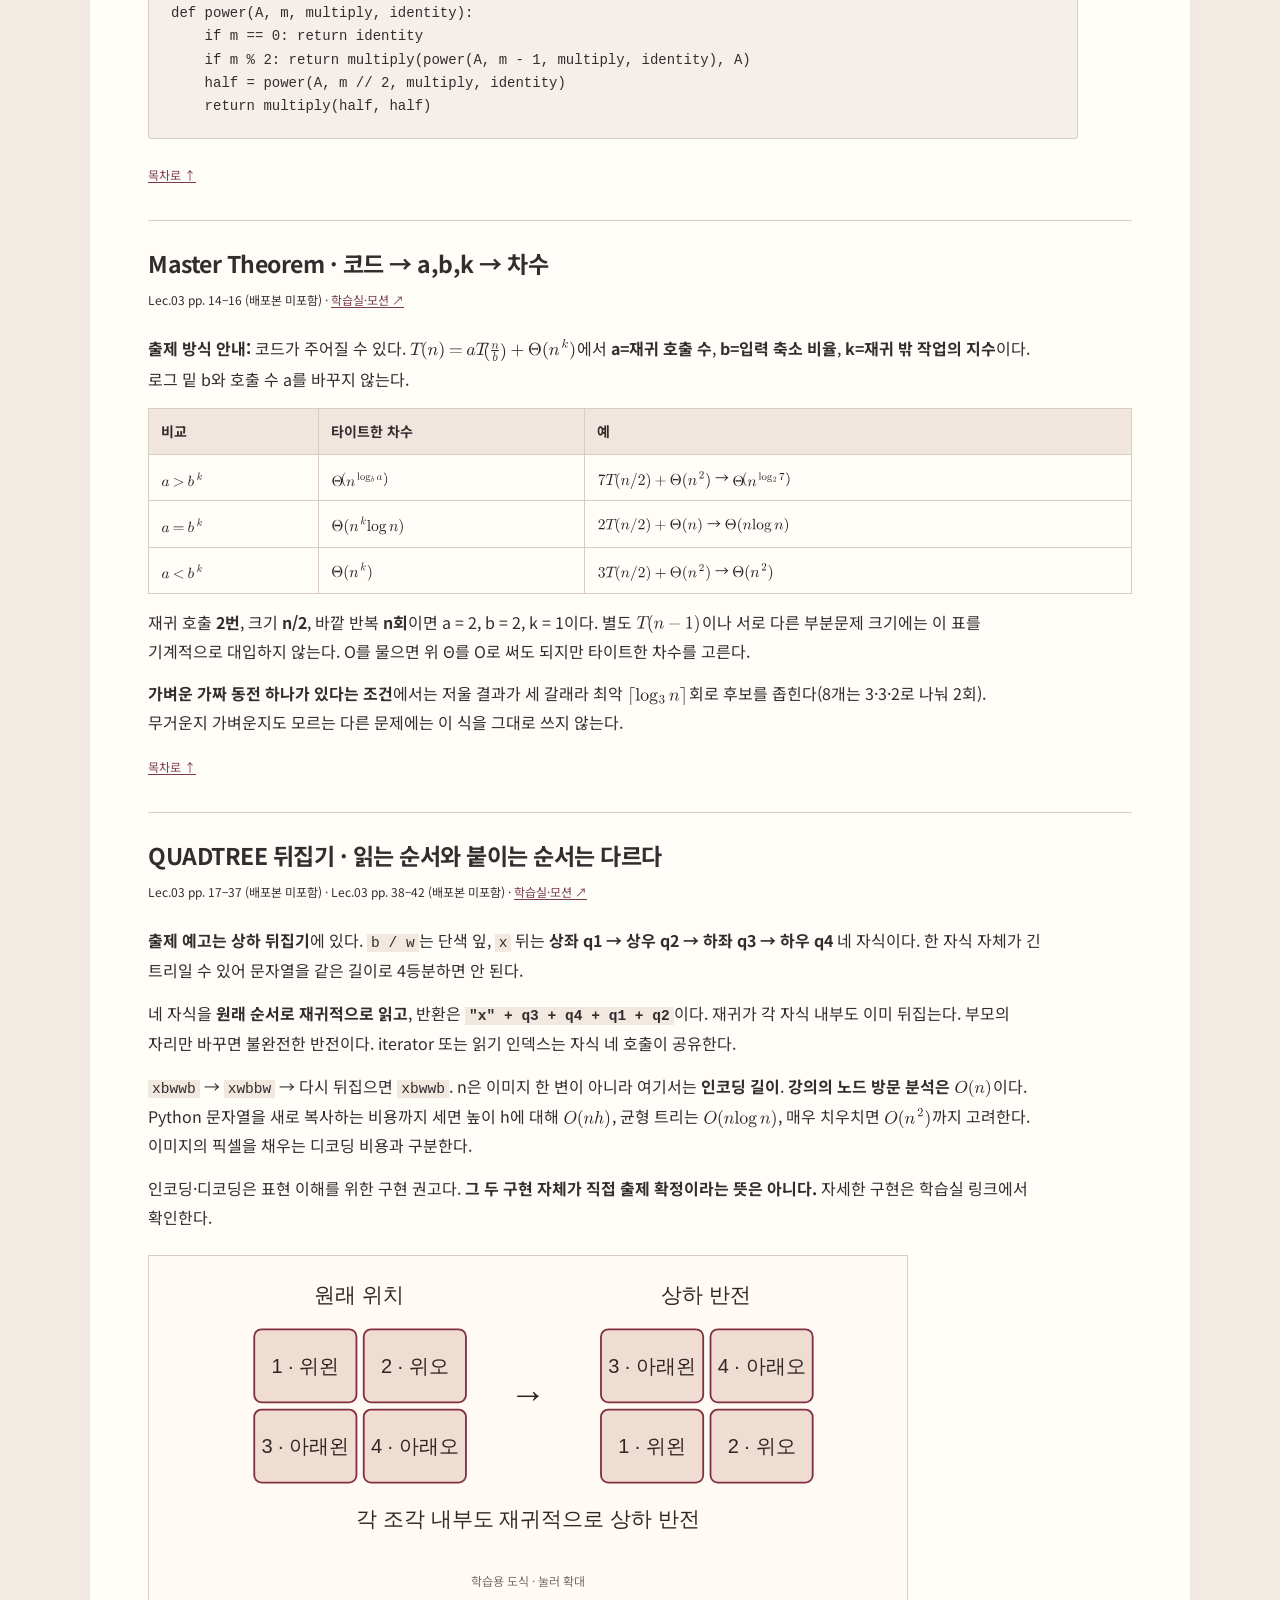
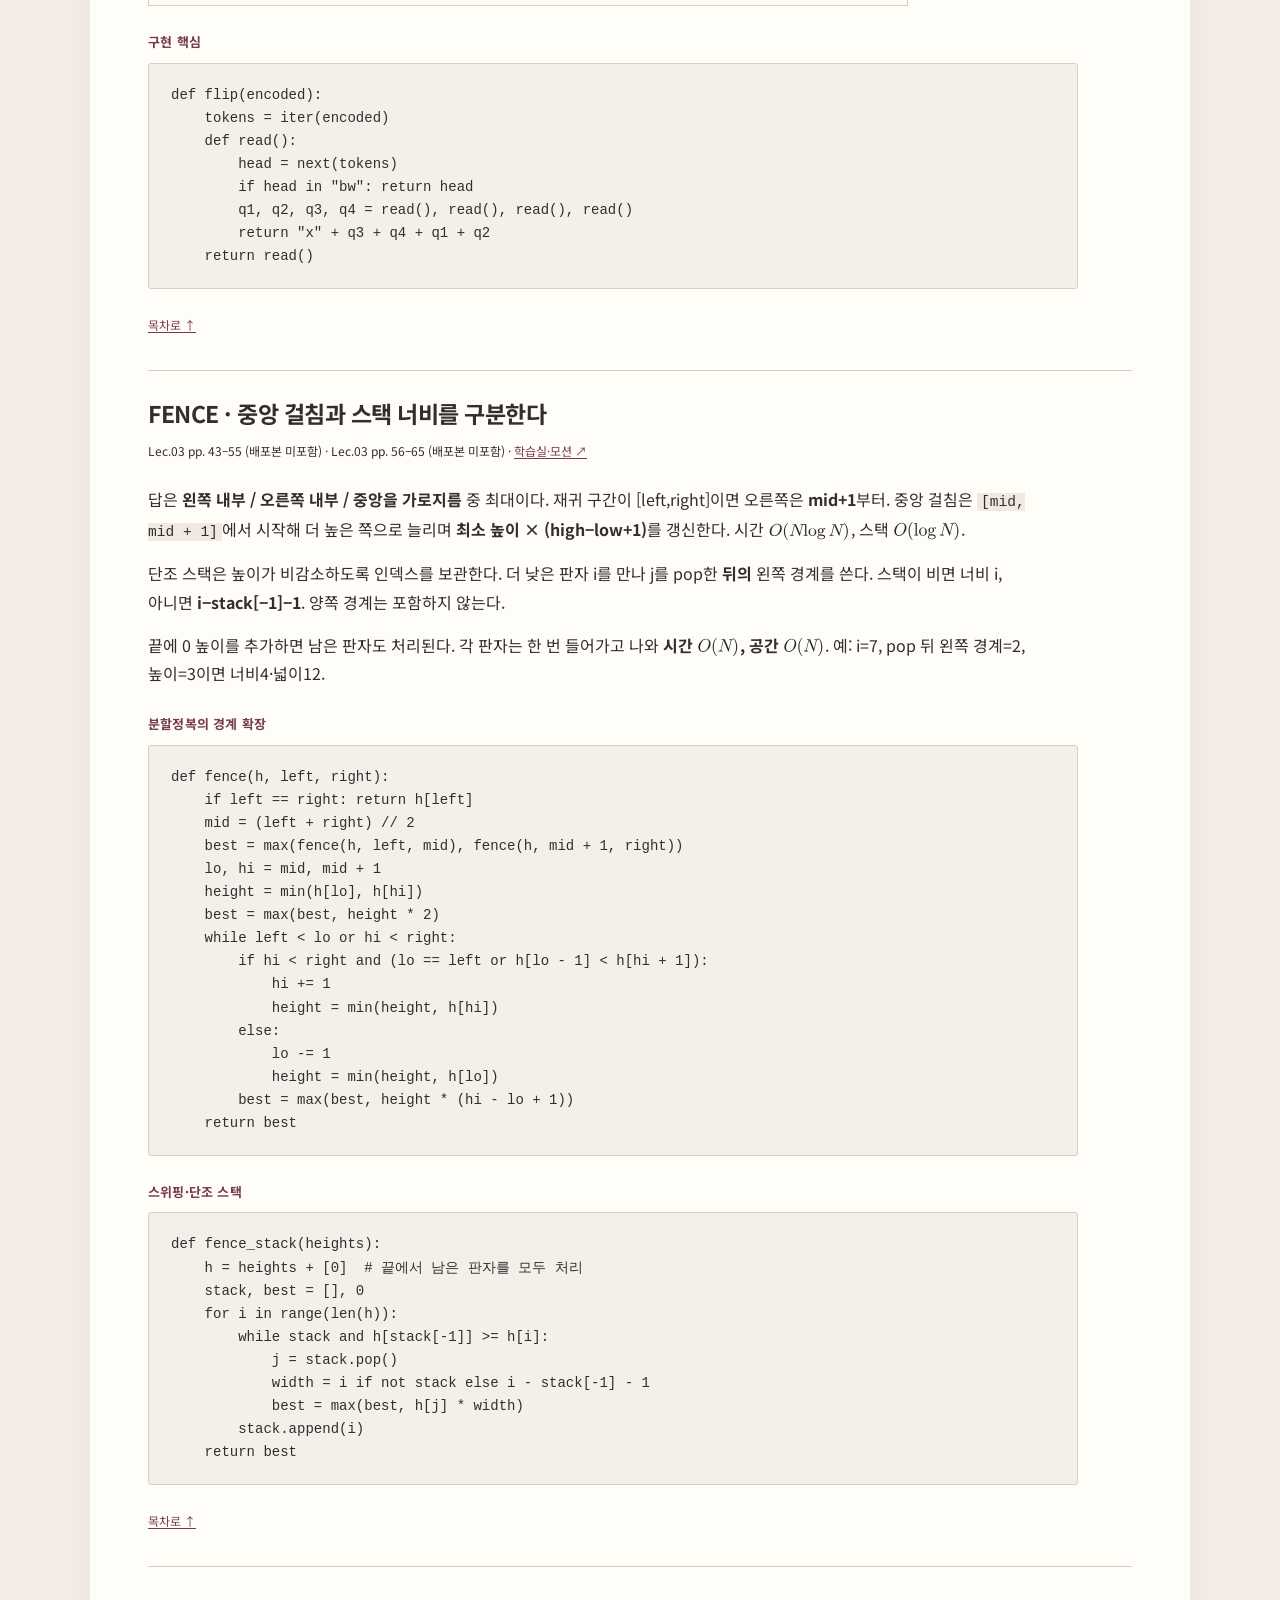
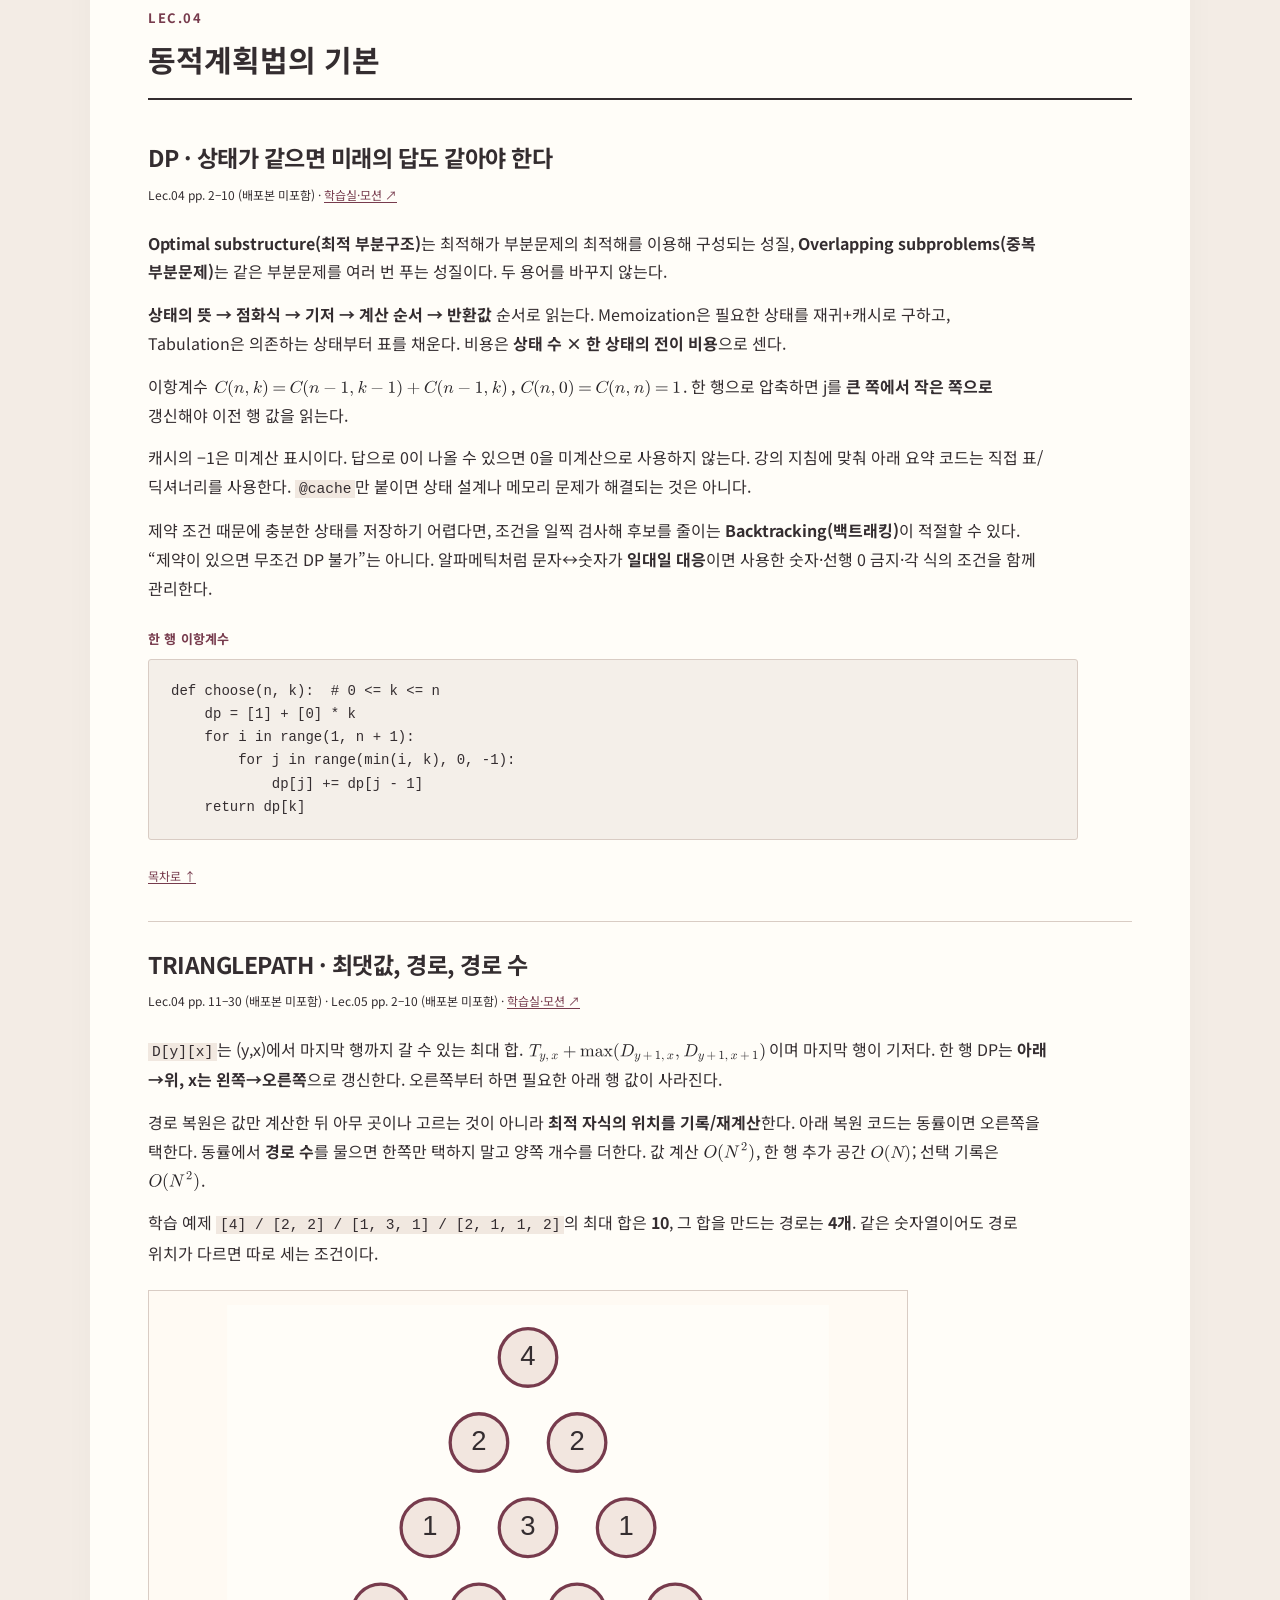
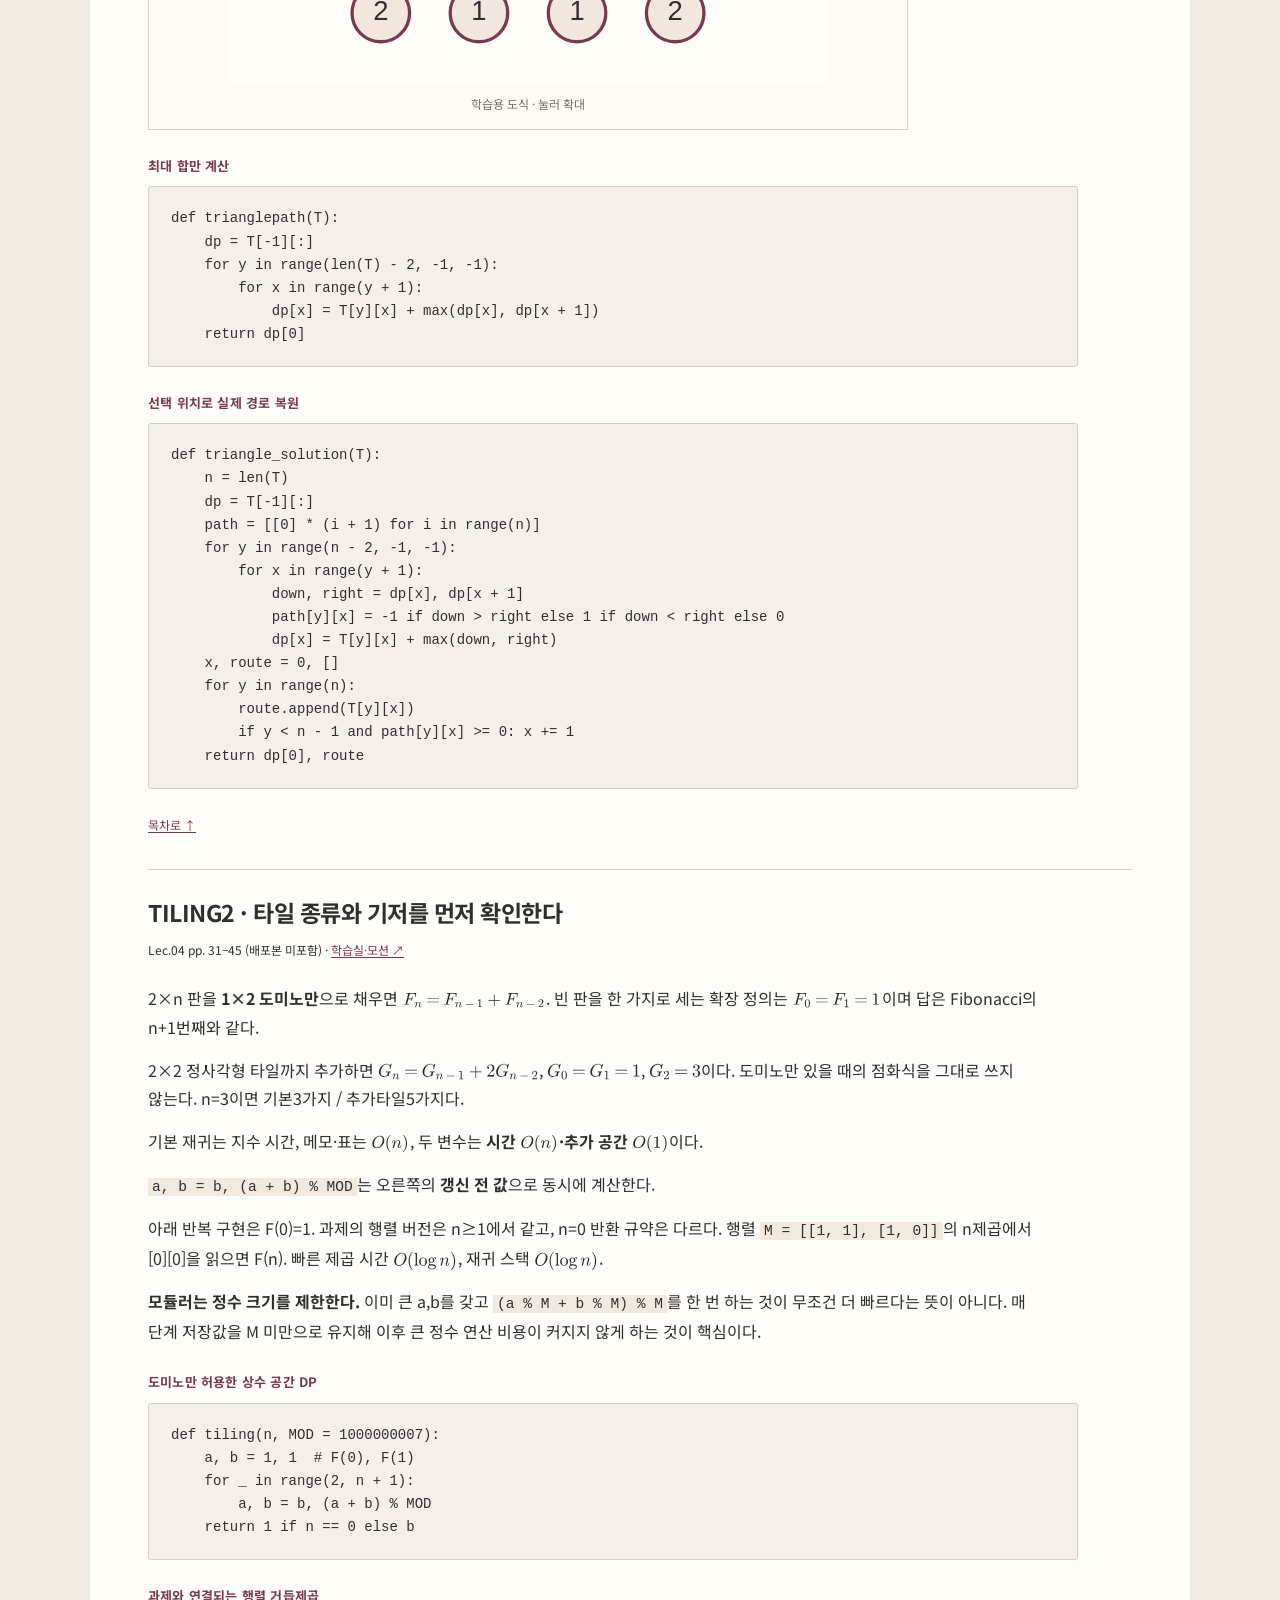
<file: 학습실/시험당일_압축요약.html>
<!DOCTYPE html>

<html lang="ko"><head><meta charset="utf-8"/><meta content="width=device-width,initial-scale=1" name="viewport"/><title>알고리즘2 · 시험 당일 압축요약</title><link href="../모의고사/style.css" rel="stylesheet"/><link href="시험당일_압축요약.css" rel="stylesheet"/></head><body>
<a class="skip" href="#main">본문으로 건너뛰기</a><nav aria-label="문서 이동" class="top"><a href="index.html">a₂ · 학습실</a><a href="../모의고사/index.html">모의고사·기출</a><a href="알고리즘2_시험당일_압축요약_가로2단.pdf" rel="noopener" target="_blank">가로 2단 PDF</a><span class="source-reference">시험 공지 (배포본 미포함)</span></nav>
<main id="main"><header class="cram-hero"><p class="eyebrow">ALGORITHMS 2 / LAST REVIEW</p><h1>알고리즘2 시험 당일 압축요약</h1>
<p><strong>개념의 구분 → 상태·점화식 → 코드의 경계 조건.</strong> 처음 배우기 위한 전체 강의 노트는 학습실에 있고, 이 문서는 시험 직전 복습용이다.</p>
<p>범위는 공지의 <strong>7주차까지(Lec.00–06)</strong>. 주관식 단답형·코드 채우기, 코드는 의사코드로 채점. <strong>10월 29일 11:00–12:00 / IT-5호관 245호</strong>. 공학용 계산기 외 전자기기는 사용하지 못한다.</p>
<p><strong>10분 경로:</strong> SST → Master → QUADTREE → Huffman → Prim → 마지막 암기 목록. <strong>30분 경로:</strong> 여기에 DP 갱신 방향·배낭·LIS/KLIS·POLY를 더한다. 출제 예고가 전체 범위를 대체하지는 않는다.</p>
<p>코드는 학습실 구현을 압축/선별한 설명용 구현이다. 원본 과제의 입출력 코드와 구분한다. PDF 쪽수는 표지 포함 실제 쪽수다. 중요한 영어 용어는 해당 개념 안에서 확인한다.</p>
</header>
<nav aria-label="압축요약 목차" class="cram-toc" id="contents"><a href="#ch0"><span>00</span> 문제 조건과 불변식</a><a href="#ch1"><span>01</span> 복잡도와 구간 문제</a><a href="#ch2"><span>02</span> 완전탐색과 상태 공간</a><a href="#ch3"><span>03</span> 분할정복과 재귀식</a><a href="#ch4"><span>04</span> 동적계획법의 기본</a><a href="#ch5"><span>05</span> 최적해 복원과 순번</a><a href="#ch6"><span>06</span> 탐욕법과 최소 신장 트리</a><a href="#last">마지막 암기 목록</a></nav>
<div class="route"><strong>먼저 볼 출제 관련 항목</strong><div class="links"><a href="#sst">SST</a><a href="#master">Master</a><a href="#quad">QUADTREE</a><a href="#huffman">Huffman</a><a href="#prim">Prim</a></div></div>
<section class="cram-chapter" id="ch0"><p class="eyebrow">LEC.00</p><h2 class="chapter-title">문제 조건과 불변식</h2><article class="cram-card" id="conditions"><h2>정답·종료·효율을 구분한다</h2><p class="source"><span class="source-reference">Lec.00 pp. 2–11 (배포본 미포함)</span> · <span class="source-reference">Lec.00 pp. 12–14 (배포본 미포함)</span> · <span class="source-reference">Lec.00 pp. 15–21 (배포본 미포함)</span> · <span class="source-reference">Lec.01 pp. 2–7 (배포본 미포함)</span> · <a href="index.html#lec01/correctness">학습실·모션 ↗</a></p><div class="qbody"><p><strong>Correctness(정확성)</strong>는 허용 입력 전체에서 원하는 답을 내는 성질이다. <strong>Finiteness(유한성)</strong>는 끝나는가, 효율성은 얼마나 많은 시간·공간을 쓰는가이다. 종료하면서 오답을 낼 수도 있다.</p>
<p>알고리즘의 조건은 <strong>Input 0개 이상 / Output 1개 이상 / Finiteness / Definiteness(명확성) / Effectiveness(실행 가능성)</strong>이다. “열심히 생각한다”는 단계는 명확한 연산이 아니다.</p>
<p>루프 불변식은 <strong>초기 성립 → 한 번 실행해도 유지 → 종료 때 정답 연결</strong> 순서로 쓴다.</p>
<p><code>s += i</code> 직전은 <img alt="s=\frac{i(i-1)}{2}" class="math-inline" data-math="11261f0e4286b450d11f" src="assets/cram-math/11261f0e4286b450d11f.svg" style="width:4.00000em;height:1.75000em;vertical-align:-0.50000em"/>, 직후는 <img alt="s=\frac{i(i+1)}{2}" class="math-inline" data-math="b1fa28dfe880d3a8548f" src="assets/cram-math/b1fa28dfe880d3a8548f.svg" style="width:4.00000em;height:1.75000em;vertical-align:-0.50000em"/>이다. 전체 정확성을 보이려면 종료성도 필요하다.</p>
<p><strong>Collatz <code>3n+1</code></strong>은 모든 양의 정수에서 종료하는지 미해결이다. 기출은 유한성을 겨냥하지만 “어떤 입력은 반드시 무한 반복한다”가 증명된 것은 아니다. 강의의 <code>3n−1</code> 예와 섞지 않는다.</p>
<p>코드 답안은 의사코드로 채점한다. 문법 장식보다 <strong>종료값·상태·반복 범위·부작용 복구</strong>를 확인한다. 한 예제 통과는 정확성 증명이 아니다.</p>
</div><a class="back" href="#contents">목차로 ↑</a></article><article class="cram-card" id="coin"><h2>COINFLIP · 짝홀성은 가능 여부, 거리는 최소 횟수</h2><p class="source"><span class="source-reference">Lec.00 pp. 22–30 (배포본 미포함)</span> · <a href="index.html#lec00/coinflip">학습실·모션 ↗</a></p><div class="qbody"><p>인접한 두 동전을 같이 뒤집으면 T 개수는 −2·0·+2만큼 변한다. <strong>T 개수의 parity(짝홀성)는 불변</strong>이다. 모두 H인 목표는 T가 0개이므로 처음 T가 홀수이면 불가능, 짝수이면 가능하다.</p>
<p>최소 횟수는 왼쪽부터 T 두 개씩 짝지어 <strong>위치 차이의 합</strong>이다. <code>THHT</code>는 위치 0과 3 → <strong>3회</strong>. <code>THHT → HTHT → HHTT → HHHH</code>. T가 2개라는 이유로 1회라고 쓰지 않는다.</p>
<p>반환 −1은 불가능, 0은 이미 목표이다. <strong>시간 <img alt="O(N)" class="math-inline" data-math="bad775d58b244e66978c" src="assets/cram-math/bad775d58b244e66978c.svg" style="width:2.37500em;height:1.00000em;vertical-align:-0.25000em"/>, 추가 공간 <img alt="O(1)" class="math-inline" data-math="4a137b861e8d266f3c1b" src="assets/cram-math/4a137b861e8d266f3c1b.svg" style="width:2.06250em;height:1.00000em;vertical-align:-0.25000em"/></strong>.</p>
<h3>구현 핵심</h3><pre tabindex="0"><code class="language-python">def coinflip2(coins):
    unmatched = -1
    total = 0
    for i, state in enumerate(coins):
        if state == "T":
            if unmatched == -1:
                unmatched = i
            else:
                total += i - unmatched
                unmatched = -1
    return -1 if unmatched != -1 else total</code></pre></div><a class="back" href="#contents">목차로 ↑</a></article></section><section class="cram-chapter" id="ch1"><p class="eyebrow">LEC.01</p><h2 class="chapter-title">복잡도와 구간 문제</h2><article class="cram-card" id="complexity"><h2>Big-O와 P/NP · 무엇을 세는지 먼저 쓴다</h2><p class="source"><span class="source-reference">Lec.01 pp. 8–12 (배포본 미포함)</span> · <a href="index.html#lec01/complexity">학습실·모션 ↗</a></p><div class="qbody"><table>
<thead>
<tr>
<th>구분</th>
<th>답에 쓸 핵심</th>
</tr>
</thead>
<tbody>
<tr>
<td>O / Ω / Θ</td>
<td>각각 점근 상한 / 하한 / 같은 차수의 양쪽 경계</td>
</tr>
<tr>
<td>최악·평균·최선</td>
<td>어느 입력에 대해 비용을 세는가. O 자체가 “최악”은 아니다</td>
</tr>
<tr>
<td>P</td>
<td>다항 시간에 <strong>푸는</strong> 결정 문제</td>
</tr>
<tr>
<td>NP</td>
<td>받은 증거를 다항 시간에 <strong>검증하는</strong> 결정 문제. <img alt="P\subseteq NP" class="math-inline" data-math="db7bc583264b62953a37" src="assets/cram-math/db7bc583264b62953a37.svg" style="width:3.31250em;height:0.87500em;vertical-align:-0.18750em"/>, <img alt="P=NP" class="math-inline" data-math="31398d00ac3ed0eed3cb" src="assets/cram-math/31398d00ac3ed0eed3cb.svg" style="width:3.31250em;height:0.68750em;vertical-align:-0.00000em"/>는 미해결</td>
</tr>
<tr>
<td>NP-hard / NP-complete</td>
<td>모든 NP 문제에서 다항 시간 환원이 가능 / 그중 NP에도 속함</td>
</tr>
</tbody>
</table>
<p>성장 순서: <strong><img alt="1&lt;\log n&lt;n&lt;n\log n&lt;n^2&lt;2^n&lt;n!" class="math-inline" data-math="d9af74965db877201c82" src="assets/cram-math/d9af74965db877201c82.svg" style="width:16.12500em;height:1.18750em;vertical-align:-0.25000em"/></strong>. <code>n←n/2</code> 반복은 <img alt="\Theta (\log  n)" class="math-inline" data-math="f07bf847e89172f072bb" src="assets/cram-math/f07bf847e89172f072bb.svg" style="width:3.62500em;height:1.00000em;vertical-align:-0.25000em"/>, 삼각 반복 <img alt="\sum_{i=0}^{n-1}i" class="math-inline" data-math="5200271629e1b64db941" src="assets/cram-math/5200271629e1b64db941.svg" style="width:2.00000em;height:3.06250em;vertical-align:-1.18750em"/>는 <img alt="\Theta (n^{2})" class="math-inline" data-math="c470268916b40cce1e0c" src="assets/cram-math/c470268916b40cce1e0c.svg" style="width:2.68750em;height:1.18750em;vertical-align:-0.25000em"/>. 중첩 반복이라고 항상 <img alt="\Theta (n^{2})" class="math-inline" data-math="c470268916b40cce1e0c" src="assets/cram-math/c470268916b40cce1e0c.svg" style="width:2.68750em;height:1.18750em;vertical-align:-0.25000em"/>는 아니다. 스택에서 각 항목을 한 번 넣고 빼면 총 <img alt="O(n)" class="math-inline" data-math="387008096a415eb2a5c9" src="assets/cram-math/387008096a415eb2a5c9.svg" style="width:2.18750em;height:1.00000em;vertical-align:-0.25000em"/>이다.</p>
<p>배열·캐시뿐 아니라 <strong>재귀 스택</strong>도 추가 공간이다. 비교 정렬의 최악 하한은 <img alt="\Omega (n \log  n)" class="math-inline" data-math="e32c15db2e1df1241609" src="assets/cram-math/e32c15db2e1df1241609.svg" style="width:4.18750em;height:1.00000em;vertical-align:-0.25000em"/>; 단순 Quicksort의 최악은 <img alt="\Theta (n^{2})" class="math-inline" data-math="c470268916b40cce1e0c" src="assets/cram-math/c470268916b40cce1e0c.svg" style="width:2.68750em;height:1.18750em;vertical-align:-0.25000em"/>, 무작위 피벗의 기대 시간은 <img alt="O(n \log  n)" class="math-inline" data-math="74328c53386ce342cdae" src="assets/cram-math/74328c53386ce342cdae.svg" style="width:4.18750em;height:1.00000em;vertical-align:-0.25000em"/>이다. <code>(n−C)!</code>와 <code>n!</code>는 고정 C&gt;0이어도 같은 Θ로 바꾸지 않는다.</p>
</div><a class="back" href="#contents">목차로 ↑</a></article><article class="cram-card" id="ranges"><h2>FESTIVAL · 누적합 규약을 섞지 않는다</h2><p class="source"><span class="source-reference">Lec.01 pp. 13–31 (배포본 미포함)</span> · <a href="index.html#lec01/festival">학습실·모션 ↗</a></p><div class="qbody"><p>길이 <strong>L 이상</strong>인 연속 구간의 <strong>평균 최솟값</strong>이다. 정확히 L일 또는 합의 최솟값이 아니다. 아래는 <code>P[0] = 0</code>이고 <strong>[i,j)</strong> 구간을 사용한다.</p>
<table>
<thead>
<tr>
<th>누적합 규약</th>
<th>구간 합</th>
<th>길이</th>
</tr>
</thead>
<tbody>
<tr>
<td>앞에 0: P[t]=A[0:t]의 합</td>
<td>[i,j)의 합 = P[j]−P[i]</td>
<td>j−i</td>
</tr>
<tr>
<td>강의·과제: 마지막에 0, psum[−1]=0</td>
<td>[i,j]의 합 = psum[j]−psum[i−1]</td>
<td>j−i+1</td>
</tr>
</tbody>
</table>
<p><code>[3,1,2,3,1,2], L=3</code>에서 <code>[1, 2, 3, 1]</code>의 평균은 <strong>7/4=1.75</strong>. 3일만 보면 놓친다. <strong><img alt="O(N^{3})" class="math-inline" data-math="d5c04bc04915f441275d" src="assets/cram-math/d5c04bc04915f441275d.svg" style="width:2.93750em;height:1.18750em;vertical-align:-0.25000em"/> 재합산 → <img alt="O(N^{2})" class="math-inline" data-math="6a3c40d2fa7e5174d1f1" src="assets/cram-math/6a3c40d2fa7e5174d1f1.svg" style="width:2.93750em;height:1.18750em;vertical-align:-0.25000em"/> 누적 갱신/누적합</strong>; 구간 수 자체는 여전히 <img alt="O(N^{2})" class="math-inline" data-math="6a3c40d2fa7e5174d1f1" src="assets/cram-math/6a3c40d2fa7e5174d1f1.svg" style="width:2.93750em;height:1.18750em;vertical-align:-0.25000em"/>이다. 아래 구현 추가 공간 <img alt="O(N)" class="math-inline" data-math="bad775d58b244e66978c" src="assets/cram-math/bad775d58b244e66978c.svg" style="width:2.37500em;height:1.00000em;vertical-align:-0.25000em"/>.</p>
<h3>구현 핵심</h3><pre tabindex="0"><code class="language-python">def festival(cost, L):
    n = len(cost)  # 1 &lt;= L &lt;= n
    P = [0] * (n + 1)
    for i in range(n):
        P[i + 1] = P[i] + cost[i]
    best = float("inf")
    for i in range(n - L + 1):
        for j in range(i + L, n + 1):
            best = min(best, (P[j] - P[i]) / (j - i))
    return best</code></pre></div><a class="back" href="#contents">목차로 ↑</a></article><article class="cram-card" id="maxsum"><h2>MAXSUM · 빈 구간 허용 여부가 초기값을 바꾼다</h2><p class="source"><span class="source-reference">Lec.01 pp. 32–44 (배포본 미포함)</span> · <a href="index.html#lec01/maxsum">학습실·모션 ↗</a></p><div class="qbody"><p><code>cur</code>는 현재 원소에서 <strong>끝나는 비어 있지 않은 구간</strong>의 최대합이다. 새로 시작하는 <code>x</code>와 앞 구간을 잇는 <code>cur + x</code>를 비교한다. <code>best = 0</code>이면 전체 답에는 빈 구간을 허용한다.</p>
<p><code>[-5,−2,−7]</code> → <strong>강의 규약은 0</strong>, 비어 있지 않아야 한다면 −2이다. 그 경우 <code>best</code>를 −∞ 또는 첫 원소로 시작한다.</p>
<p><strong>완전탐색 <img alt="O(N^{3})" class="math-inline" data-math="d5c04bc04915f441275d" src="assets/cram-math/d5c04bc04915f441275d.svg" style="width:2.93750em;height:1.18750em;vertical-align:-0.25000em"/> → 누적합 <img alt="O(N^{2})" class="math-inline" data-math="6a3c40d2fa7e5174d1f1" src="assets/cram-math/6a3c40d2fa7e5174d1f1.svg" style="width:2.93750em;height:1.18750em;vertical-align:-0.25000em"/> → 분할정복 <img alt="O(N \log  N)" class="math-inline" data-math="53ecfece96f66606a73b" src="assets/cram-math/53ecfece96f66606a73b.svg" style="width:4.62500em;height:1.00000em;vertical-align:-0.25000em"/> → Kadane <img alt="O(N)" class="math-inline" data-math="bad775d58b244e66978c" src="assets/cram-math/bad775d58b244e66978c.svg" style="width:2.37500em;height:1.00000em;vertical-align:-0.25000em"/></strong>. 분할정복은 왼쪽·오른쪽·중앙을 가로지르는 최대합의 세 경우이다. 아래 추가 공간 <img alt="O(1)" class="math-inline" data-math="4a137b861e8d266f3c1b" src="assets/cram-math/4a137b861e8d266f3c1b.svg" style="width:2.06250em;height:1.00000em;vertical-align:-0.25000em"/>.</p>
<h3>구현 핵심</h3><pre tabindex="0"><code class="language-python">def maxsum(A):
    cur = best = 0
    for x in A:
        cur = max(cur, 0) + x
        best = max(best, cur)
    return best</code></pre></div><a class="back" href="#contents">목차로 ↑</a></article></section><section class="cram-chapter" id="ch2"><p class="eyebrow">LEC.02</p><h2 class="chapter-title">완전탐색과 상태 공간</h2><article class="cram-card" id="recursion"><h2>재귀 조합 · 선택을 바꿨으면 복구한다</h2><p class="source"><span class="source-reference">Lec.02 pp. 2–14 (배포본 미포함)</span> · <a href="index.html#lec02/recursion">학습실·모션 ↗</a></p><div class="qbody"><p>재귀는 <strong>종료 조건 → 다음 선택 → 상태 변경 → 재귀 → 복구</strong> 순서다. 아래 코드는 <strong>0..n−1</strong> 중 r개를 고른다. 다음 후보는 <code>i + 1</code>부터 시작하므로 순서만 다른 중복이 없다. 선택한 개수가 r이면 <strong>복사본</strong>을 저장한다.</p>
<p>순열은 순서가 다르면 다른 답이고, 조합은 같은 집합이면 같은 답이다. 답을 전부 출력하는 비용도 센다: 조합 출력은 대략 <img alt="O(r\cdot C(n,r))" class="math-inline" data-math="efc5f21ce5f3c664436b" src="assets/cram-math/efc5f21ce5f3c664436b.svg" style="width:5.68750em;height:1.00000em;vertical-align:-0.25000em"/>, 스택·현재 선택은 <img alt="O(r)" class="math-inline" data-math="9653abd03124a149b1bf" src="assets/cram-math/9653abd03124a149b1bf.svg" style="width:2.00000em;height:1.00000em;vertical-align:-0.25000em"/>, 저장한 결과는 별도다.</p>
<p>인자에서 리스트를 공유하면 <code>append</code> 뒤 <code>pop</code>이 필요하다. <code>chosen + [i]</code>로 새 리스트를 넘기는 방식은 복구 대신 복사 비용을 지불한다.</p>
<p>같은 재귀 원리의 예: <strong>Hanoi</strong>는 n−1개 이동→가장 큰 원판→n−1개 이동이라 이동 횟수 <strong><img alt="2^n-1" class="math-inline" data-math="78c46b57174e6ff4445a" src="assets/cram-math/78c46b57174e6ff4445a.svg" style="width:2.75000em;height:0.75000em;vertical-align:-0.00000em"/></strong>, 호출 스택 <img alt="O(n)" class="math-inline" data-math="387008096a415eb2a5c9" src="assets/cram-math/387008096a415eb2a5c9.svg" style="width:2.18750em;height:1.00000em;vertical-align:-0.25000em"/>이다. <strong>행렬곱</strong>은 <code>C[i][j] += A[i][k] * B[k][j]</code>이고 k가 끝나면 다음 j, j가 끝나면 다음 i로 간다. 반복을 재귀로 바꾸어도 <img alt="N\times K\times M" class="math-inline" data-math="ae52b844545e50f1c6b6" src="assets/cram-math/ae52b844545e50f1c6b6.svg" style="width:5.00000em;height:0.68750em;vertical-align:-0.00000em"/>개의 곱셈이라는 일의 양은 줄지 않는다.</p>
<h3>구현 핵심</h3><pre tabindex="0"><code class="language-python">def combinations(n, r):
    out, chosen = [], []
    def search(start):
        if len(chosen) == r:
            out.append(chosen[:])  # 복사해 보관
            return
        for i in range(start, n):
            chosen.append(i)
            search(i + 1)
            chosen.pop()  # 다른 가지를 위한 복구
    search(0)
    return out</code></pre></div><a class="back" href="#contents">목차로 ↑</a></article><article class="cram-card" id="sst"><h2>CLOCKSYNC · 리프·전체 호출·깊이는 서로 다르다</h2><p class="source"><span class="source-reference">Lec.02 pp. 15–26 (배포본 미포함)</span> · <a href="index.html#lec02/clocksync">학습실·모션 ↗</a></p><div class="qbody"><p><strong>출제 예고:</strong> SST 크기 계산. 루트 깊이 0, 스위치 d개, 스위치당 0·1·2·3회인 <strong>4분기 완전 트리</strong>를 센다.</p>
<table>
<thead>
<tr>
<th>물어보는 값</th>
<th>일반식</th>
<th>d=10</th>
</tr>
</thead>
<tbody>
<tr>
<td>리프 수</td>
<td><img alt="4^{d}" class="math-inline" data-math="6cb41b4f5ccd67763cb7" src="assets/cram-math/6cb41b4f5ccd67763cb7.svg" style="width:1.00000em;height:0.93750em;vertical-align:-0.00000em"/></td>
<td><img alt="4^{10}" class="math-inline" data-math="4231ab2982a61919ffa1" src="assets/cram-math/4231ab2982a61919ffa1.svg" style="width:1.31250em;height:0.93750em;vertical-align:-0.00000em"/> = 1,048,576</td>
</tr>
<tr>
<td>전체 노드·함수 호출 수</td>
<td><img alt="\sum_{k=0}^{d}4^k=\frac{4^{d+1}-1}{3}" class="math-inline" data-math="ca0cbe9c7a4d5493eb85" src="assets/cram-math/ca0cbe9c7a4d5493eb85.svg" style="width:6.50000em;height:3.18750em;vertical-align:-1.25000em"/></td>
<td>1,398,101</td>
</tr>
<tr>
<td>최대 깊이 / 동시에 쌓인 호출 수</td>
<td>d / d+1</td>
<td>10 / 11</td>
</tr>
</tbody>
</table>
<p>가지치기 없는 기본 DFS의 수이며 개선 풀이의 탐색량과 섞지 않는다. 아래 <code>linked[s]</code>는 문제에서 제공한 <strong>s번 스위치와 연결된 시계 인덱스 목록</strong>이다. 입력 시간을 <code>(hour // 3) % 4</code>로 바꾸면 12시는 0이다.</p>
<p><code>search(s)</code>는 s 이후 스위치로 맞추는 최소 추가 누름 수이다. <strong>재귀를 먼저, push를 나중에</strong> 하므로 cnt = 0도 조사한다. 루프가 끝나면 push가 4회 실행되어 입력 시계가 복구된다. 시간 <img alt="O(4^{d})" class="math-inline" data-math="923f0298395eabe3fc04" src="assets/cram-math/923f0298395eabe3fc04.svg" style="width:2.50000em;height:1.18750em;vertical-align:-0.25000em"/>, 스택 <img alt="O(d)" class="math-inline" data-math="08eab5cd7b88276cab54" src="assets/cram-math/08eab5cd7b88276cab54.svg" style="width:2.06250em;height:1.00000em;vertical-align:-0.25000em"/>; 시계·연결 개수를 고정 상수로 본다.</p>
<h3>구현 핵심</h3><pre tabindex="0"><code class="language-python">def clocksync(clocks, linked):
    INF = float("inf")
    def push(s):
        for c in linked[s]:
            clocks[c] = (clocks[c] + 1) % 4
    def search(s):
        if s == 10:
            return 0 if not any(clocks) else INF
        best = INF
        for cnt in range(4):
            best = min(best, cnt + search(s + 1))
            push(s)
        return best
    answer = search(0)
    return -1 if answer == INF else answer</code></pre></div><a class="back" href="#contents">목차로 ↑</a></article><article class="cram-card" id="dependency"><h2>CLOCKSYNC 개선 · 의존 순서대로 강제한다</h2><p class="source"><span class="source-reference">Lec.02 pp. 27–38 (배포본 미포함)</span> · <a href="index.html#lec02/clock-dependency">학습실·모션 ↗</a></p><div class="qbody"><p>시계 8에는 스위치 4만 영향을 준다. 현재 값이 2면 스위치 4는 <strong>(−2)%4=2회</strong>로 결정된다. 시계 11→스위치 1, 시계 13→스위치 9도 먼저 결정할 수 있다.</p>
<p><strong>현재 시계 상태로 횟수 결정 → 연결된 모든 시계에 반영 → 다음 결정</strong>을 반복한다. 처음 값으로 모든 횟수를 한꺼번에 계산하지 않는다. 아래 순서는 이 강의 연결 표에만 유효하다. 마지막 전체 검사를 해야 모순을 거른다.</p>
<p>처음 세 스위치만 고정하고 나머지를 탐색하면 리프는 <strong><img alt="4^{7}" class="math-inline" data-math="27cc96886cb4ac7b3412" src="assets/cram-math/27cc96886cb4ac7b3412.svg" style="width:1.00000em;height:0.93750em;vertical-align:-0.00000em"/></strong>이다. 개선 설명을 “시험 제외”로 해석하지 않는다.</p>
<h3>구현 핵심</h3><pre tabindex="0"><code class="language-python">def determined(clocks, linked):
    sequence = [(8, 4), (11, 1), (13, 9), (6, 3), (10, 2),
                (7, 7), (4, 8), (1, 0), (3, 6), (0, 5)]
    total = 0
    for clock, switch in sequence:
        count = (-clocks[clock]) % 4
        for other in linked[switch]:
            clocks[other] = (clocks[other] + count) % 4
        total += count
    return -1 if any(clocks) else total</code></pre></div><a class="back" href="#contents">목차로 ↑</a></article><article class="cram-card" id="cover"><h2>BOARDCOVER · 첫 빈칸 하나만 잡는다</h2><p class="source"><span class="source-reference">Lec.02 pp. 39–53 (배포본 미포함)</span> · <a href="index.html#lec02/boardcover">학습실·모션 ↗</a></p><div class="qbody"><p>0은 빈칸, 1은 막힘/이미 채움. L자 3칸 조각으로 덮는다. <strong>빈칸 수가 3의 배수</strong>가 아니면 답은 0이지만, 배수라는 조건만으로 배치가 존재하지는 않는다.</p>
<p>가장 위·왼쪽의 첫 빈칸을 고정하고 그 칸을 덮는 <strong>네 모양</strong>만 시도한다. 아무 빈칸이나 다음 대상으로 고르면 같은 배치를 다른 순서로 중복 센다. <strong>빈칸 없음의 반환은 1</strong>: 완성된 배치 한 가지다.</p>
<p>아래는 배치 전에 세 칸을 모두 검사하여 성공한 배치만 변경·복구한다. 강의의 <code>place(+1)</code>은 실패해도 일부 칸이 변할 수 있으므로 <strong>그 버전에서는 성공 여부와 무관하게 <code>place(−1)</code>을 호출</strong>한다. 두 구현 규칙을 섞지 않는다. E개 빈칸에 대해 가지 수 상한 <img alt="4^{E/3}" class="math-inline" data-math="79afca07c9e1460085d2" src="assets/cram-math/79afca07c9e1460085d2.svg" style="width:1.87500em;height:1.00000em;vertical-align:-0.00000em"/>, 각 호출에서 빈칸 찾기 <img alt="O(HW)" class="math-inline" data-math="72ddc66f2b7f39fda7f1" src="assets/cram-math/72ddc66f2b7f39fda7f1.svg" style="width:3.37500em;height:1.00000em;vertical-align:-0.25000em"/>가 든다.</p>
<h3>구현 핵심</h3><pre tabindex="0"><code class="language-python">SHAPES = [((0, 0), (1, 0), (0, 1)), ((0, 0), (0, 1), (1, 1)),
          ((0, 0), (1, 0), (1, 1)), ((0, 0), (1, 0), (1, -1))]

def cover(board):  # 0: 빈칸, 1: 막힘/이미 채움
    H, W = len(board), len(board[0])
    pos = next(((y, x) for y in range(H) for x in range(W)
                if board[y][x] == 0), None)
    if pos is None:
        return 1  # 완성된 배치 한 가지
    y, x = pos
    total = 0
    for shape in SHAPES:
        cells = [(y + dy, x + dx) for dy, dx in shape]
        if all(0 &lt;= a &lt; H and 0 &lt;= b &lt; W and board[a][b] == 0
               for a, b in cells):
            for a, b in cells: board[a][b] = 1
            total += cover(board)
            for a, b in cells: board[a][b] = 0
    return total</code></pre></div><a class="back" href="#contents">목차로 ↑</a></article><article class="cram-card" id="word"><h2>BOGGLE · 위치만으로는 상태가 부족하다</h2><p class="source"><span class="source-reference">Lec.02 pp. 55–58 (배포본 미포함)</span> · <a href="index.html#lec02/boggle">학습실·모션 ↗</a></p><div class="qbody"><p>상태는 <strong>(y,x,k)</strong>: 그 칸에서 <code>word[k:]</code>를 만들 수 있는가. 범위 밖/글자 불일치 → False, 마지막 글자 일치 → True, 나머지는 <strong>8방향 + k+1</strong>이다.</p>
<p>이 수업 규칙에서는 <strong>칸 재방문이 가능</strong>하다. 이웃 A,B로 ABA를 찾을 수 있다. 같은 칸에서 이동 없이 두 글자를 읽을 수는 없다. 따라서 <code>(dy, dx) = (0, 0)</code>을 빼며, visited로 재방문을 막지 않는다.</p>
<p>길이 L, H×W 보드의 단순 DFS 상한 <img alt="O(HW\cdot 8^{L})" class="math-inline" data-math="48aa1ac8283db72b88f5" src="assets/cram-math/48aa1ac8283db72b88f5.svg" style="width:5.12500em;height:1.18750em;vertical-align:-0.25000em"/>, 스택 <img alt="O(L)" class="math-inline" data-math="637eefcaaa8af5fafdc4" src="assets/cram-math/637eefcaaa8af5fafdc4.svg" style="width:2.25000em;height:1.00000em;vertical-align:-0.25000em"/>. 메모를 쓴다면 키에도 k가 있어야 한다. 추가 실습 권장이라는 말은 시험 제외가 아니다.</p>
<h3>구현 핵심</h3><pre tabindex="0"><code class="language-python">def boggle(board, word):  # word는 비어 있지 않음
    H, W = len(board), len(board[0])
    def has(y, x, k):
        if not (0 &lt;= y &lt; H and 0 &lt;= x &lt; W): return False
        if board[y][x] != word[k]: return False
        if k == len(word) - 1: return True
        return any(has(y + dy, x + dx, k + 1)
                   for dy in (-1, 0, 1) for dx in (-1, 0, 1)
                   if dy != 0 or dx != 0)
    return any(has(y, x, 0) for y in range(H) for x in range(W))</code></pre></div><a class="back" href="#contents">목차로 ↑</a></article></section><section class="cram-chapter" id="ch3"><p class="eyebrow">LEC.03</p><h2 class="chapter-title">분할정복과 재귀식</h2><article class="cram-card" id="divide"><h2>분할정복 · 같은 부분문제를 두 번 부르지 않는다</h2><p class="source"><span class="source-reference">Lec.03 pp. 2–13 (배포본 미포함)</span> · <a href="index.html#lec03/divide">학습실·모션 ↗</a></p><div class="qbody"><p>빠른 합 <img alt="S(n)=1+\cdots+n" class="math-inline" data-math="c8405ecc923b50ff4fb3" src="assets/cram-math/c8405ecc923b50ff4fb3.svg" style="width:7.56250em;height:1.00000em;vertical-align:-0.25000em"/>에서 홀수는 <img alt="S(n-1)+n" class="math-inline" data-math="63d2607a4ace3c244c32" src="assets/cram-math/63d2607a4ace3c244c32.svg" style="width:5.50000em;height:1.00000em;vertical-align:-0.25000em"/>, 짝수는 <img alt="2S(n/2)+(n/2)^2" class="math-inline" data-math="ceccd38f33a21f0c708e" src="assets/cram-math/ceccd38f33a21f0c708e.svg" style="width:7.50000em;height:1.18750em;vertical-align:-0.25000em"/>이다. 거듭제곱은 절반 지수를 <strong>한 번만 계산해 저장</strong>한 뒤 제곱한다.</p>
<p><code>power(A, m // 2)</code>를 두 번 호출하면 <strong><img alt="2T(m/2)+O(1)=\Theta(m)" class="math-inline" data-math="b1389c869a14d483ec1a" src="assets/cram-math/b1389c869a14d483ec1a.svg" style="width:10.56250em;height:1.00000em;vertical-align:-0.25000em"/></strong>, 한 번만 호출하면 <strong><img alt="T(m/2)+O(1)=\Theta(\log m)" class="math-inline" data-math="124fdb238aae5410fb24" src="assets/cram-math/124fdb238aae5410fb24.svg" style="width:11.56250em;height:1.00000em;vertical-align:-0.25000em"/></strong>이다. 고정 크기 행렬 곱을 상수 비용으로 본 설명이며 임의 차원 행렬 곱 비용은 별도다.</p>
<p>아래 <code>multiply</code>는 곱셈 함수, <code>identity</code>는 항등원(스칼라 1 또는 항등행렬)이다. <strong>지수 0의 답은 항등원</strong>. 시간·스택 <img alt="O(\log  m)" class="math-inline" data-math="8acb4d09fd06af8c2d81" src="assets/cram-math/8acb4d09fd06af8c2d81.svg" style="width:3.87500em;height:1.00000em;vertical-align:-0.25000em"/>.</p>
<h3>빠른 합</h3><pre tabindex="0"><code class="language-python">def fast_sum(n):  # n &gt;= 1
    if n == 1: return 1
    if n % 2: return fast_sum(n - 1) + n
    return 2 * fast_sum(n // 2) + n * n // 4</code></pre><h3>반환값을 저장하는 거듭제곱</h3><pre tabindex="0"><code class="language-python">def power(A, m, multiply, identity):
    if m == 0: return identity
    if m % 2: return multiply(power(A, m - 1, multiply, identity), A)
    half = power(A, m // 2, multiply, identity)
    return multiply(half, half)</code></pre></div><a class="back" href="#contents">목차로 ↑</a></article><article class="cram-card" id="master"><h2>Master Theorem · 코드 → a,b,k → 차수</h2><p class="source"><span class="source-reference">Lec.03 pp. 14–16 (배포본 미포함)</span> · <a href="index.html#lec03/master">학습실·모션 ↗</a></p><div class="qbody"><p><strong>출제 방식 안내:</strong> 코드가 주어질 수 있다. <img alt="T(n)=aT\!\left(\frac{n}{b}\right)+\Theta(n^k)" class="math-inline" data-math="764ee6c353acc477e1c9" src="assets/cram-math/764ee6c353acc477e1c9.svg" style="width:9.31250em;height:1.68750em;vertical-align:-0.56250em"/>에서 <strong>a=재귀 호출 수</strong>, <strong>b=입력 축소 비율</strong>, <strong>k=재귀 밖 작업의 지수</strong>이다. 로그 밑 b와 호출 수 a를 바꾸지 않는다.</p>
<table>
<thead>
<tr>
<th>비교</th>
<th>타이트한 차수</th>
<th>예</th>
</tr>
</thead>
<tbody>
<tr>
<td><img alt="a&gt;b^k" class="math-inline" data-math="038ce7422d99175bd989" src="assets/cram-math/038ce7422d99175bd989.svg" style="width:2.75000em;height:1.00000em;vertical-align:-0.06250em"/></td>
<td><img alt="\Theta\!\left(n^{\log_b a}\right)" class="math-inline" data-math="ea27a8a4b641e92b1a3a" src="assets/cram-math/ea27a8a4b641e92b1a3a.svg" style="width:3.75000em;height:1.00000em;vertical-align:-0.06250em"/></td>
<td><img alt="7T(n/2)+\Theta(n^2)" class="math-inline" data-math="a57f47d7ad17cd2ff60f" src="assets/cram-math/a57f47d7ad17cd2ff60f.svg" style="width:7.31250em;height:1.18750em;vertical-align:-0.25000em"/> → <img alt="\Theta\!\left(n^{\log_2 7}\right)" class="math-inline" data-math="cf0788adc0d54f0d8eed" src="assets/cram-math/cf0788adc0d54f0d8eed.svg" style="width:3.81250em;height:1.00000em;vertical-align:-0.06250em"/></td>
</tr>
<tr>
<td><img alt="a=b^k" class="math-inline" data-math="4bccd818a2f62c9591e4" src="assets/cram-math/4bccd818a2f62c9591e4.svg" style="width:2.75000em;height:1.00000em;vertical-align:-0.06250em"/></td>
<td><img alt="\Theta(n^k\log n)" class="math-inline" data-math="1c589f4e24d5231b2b08" src="assets/cram-math/1c589f4e24d5231b2b08.svg" style="width:4.75000em;height:1.18750em;vertical-align:-0.25000em"/></td>
<td><img alt="2T(n/2)+\Theta(n)" class="math-inline" data-math="d9fd2c99d8aae438e620" src="assets/cram-math/d9fd2c99d8aae438e620.svg" style="width:6.81250em;height:1.00000em;vertical-align:-0.25000em"/> → <img alt="\Theta (n \log  n)" class="math-inline" data-math="5c0fa389159b92f39c2a" src="assets/cram-math/5c0fa389159b92f39c2a.svg" style="width:4.25000em;height:1.00000em;vertical-align:-0.25000em"/></td>
</tr>
<tr>
<td><img alt="a&lt;b^k" class="math-inline" data-math="2f4de52bf322bf055ec7" src="assets/cram-math/2f4de52bf322bf055ec7.svg" style="width:2.75000em;height:1.00000em;vertical-align:-0.06250em"/></td>
<td><img alt="\Theta (n^{k})" class="math-inline" data-math="2e56b9dc20f1736a8555" src="assets/cram-math/2e56b9dc20f1736a8555.svg" style="width:2.68750em;height:1.18750em;vertical-align:-0.25000em"/></td>
<td><img alt="3T(n/2)+\Theta(n^2)" class="math-inline" data-math="67e7ea922e5735148396" src="assets/cram-math/67e7ea922e5735148396.svg" style="width:7.31250em;height:1.18750em;vertical-align:-0.25000em"/> → <img alt="\Theta (n^{2})" class="math-inline" data-math="c470268916b40cce1e0c" src="assets/cram-math/c470268916b40cce1e0c.svg" style="width:2.68750em;height:1.18750em;vertical-align:-0.25000em"/></td>
</tr>
</tbody>
</table>
<p>재귀 호출 <strong>2번</strong>, 크기 <strong>n/2</strong>, 바깥 반복 <strong>n회</strong>이면 a = 2, b = 2, k = 1이다. 별도 <img alt="T(n-1)" class="math-inline" data-math="04bf248aa6adbd04b12b" src="assets/cram-math/04bf248aa6adbd04b12b.svg" style="width:3.68750em;height:1.00000em;vertical-align:-0.25000em"/>이나 서로 다른 부분문제 크기에는 이 표를 기계적으로 대입하지 않는다. O를 물으면 위 Θ를 O로 써도 되지만 타이트한 차수를 고른다.</p>
<p><strong>가벼운 가짜 동전 하나가 있다는 조건</strong>에서는 저울 결과가 세 갈래라 최악 <img alt="\lceil\log_3 n\rceil" class="math-inline" data-math="a01bd39e8690ab7a2ca0" src="assets/cram-math/a01bd39e8690ab7a2ca0.svg" style="width:3.43750em;height:1.00000em;vertical-align:-0.25000em"/>회로 후보를 좁힌다(8개는 3·3·2로 나눠 2회). 무거운지 가벼운지도 모르는 다른 문제에는 이 식을 그대로 쓰지 않는다.</p>
</div><a class="back" href="#contents">목차로 ↑</a></article><article class="cram-card" id="quad"><h2>QUADTREE 뒤집기 · 읽는 순서와 붙이는 순서는 다르다</h2><p class="source"><span class="source-reference">Lec.03 pp. 17–37 (배포본 미포함)</span> · <span class="source-reference">Lec.03 pp. 38–42 (배포본 미포함)</span> · <a href="index.html#lec03/quad-flip">학습실·모션 ↗</a></p><div class="qbody"><p><strong>출제 예고는 상하 뒤집기</strong>에 있다. <code>b / w</code>는 단색 잎, <code>x</code> 뒤는 <strong>상좌 q1 → 상우 q2 → 하좌 q3 → 하우 q4</strong> 네 자식이다. 한 자식 자체가 긴 트리일 수 있어 문자열을 같은 길이로 4등분하면 안 된다.</p>
<p>네 자식을 <strong>원래 순서로 재귀적으로 읽고</strong>, 반환은 <strong><code>"x" + q3 + q4 + q1 + q2</code></strong>이다. 재귀가 각 자식 내부도 이미 뒤집는다. 부모의 자리만 바꾸면 불완전한 반전이다. iterator 또는 읽기 인덱스는 자식 네 호출이 공유한다.</p>
<p><code>xbwwb</code> → <code>xwbbw</code> → 다시 뒤집으면 <code>xbwwb</code>. n은 이미지 한 변이 아니라 여기서는 <strong>인코딩 길이</strong>. <strong>강의의 노드 방문 분석은 <img alt="O(n)" class="math-inline" data-math="387008096a415eb2a5c9" src="assets/cram-math/387008096a415eb2a5c9.svg" style="width:2.18750em;height:1.00000em;vertical-align:-0.25000em"/></strong>이다. Python 문자열을 새로 복사하는 비용까지 세면 높이 h에 대해 <img alt="O(nh)" class="math-inline" data-math="41fa57c6e2eaa0f22e85" src="assets/cram-math/41fa57c6e2eaa0f22e85.svg" style="width:2.75000em;height:1.00000em;vertical-align:-0.25000em"/>, 균형 트리는 <img alt="O(n \log  n)" class="math-inline" data-math="74328c53386ce342cdae" src="assets/cram-math/74328c53386ce342cdae.svg" style="width:4.18750em;height:1.00000em;vertical-align:-0.25000em"/>, 매우 치우치면 <img alt="O(n^{2})" class="math-inline" data-math="ae115efd39aded13f0ae" src="assets/cram-math/ae115efd39aded13f0ae.svg" style="width:2.68750em;height:1.18750em;vertical-align:-0.25000em"/>까지 고려한다. 이미지의 픽셀을 채우는 디코딩 비용과 구분한다.</p>
<p>인코딩·디코딩은 표현 이해를 위한 구현 권고다. <strong>그 두 구현 자체가 직접 출제 확정이라는 뜻은 아니다.</strong> 자세한 구현은 학습실 링크에서 확인한다.</p>
<figure><a href="assets/quad.svg" rel="noopener" target="_blank"><img alt="QUADTREE 뒤집기 · 읽는 순서와 붙이는 순서는 다르다 — 학습 도식" loading="lazy" src="assets/quad.svg"/></a><figcaption>학습용 도식 · 눌러 확대</figcaption></figure><h3>구현 핵심</h3><pre tabindex="0"><code class="language-python">def flip(encoded):
    tokens = iter(encoded)
    def read():
        head = next(tokens)
        if head in "bw": return head
        q1, q2, q3, q4 = read(), read(), read(), read()
        return "x" + q3 + q4 + q1 + q2
    return read()</code></pre></div><a class="back" href="#contents">목차로 ↑</a></article><article class="cram-card" id="fence"><h2>FENCE · 중앙 걸침과 스택 너비를 구분한다</h2><p class="source"><span class="source-reference">Lec.03 pp. 43–55 (배포본 미포함)</span> · <span class="source-reference">Lec.03 pp. 56–65 (배포본 미포함)</span> · <a href="index.html#lec03/fence-stack">학습실·모션 ↗</a></p><div class="qbody"><p>답은 <strong>왼쪽 내부 / 오른쪽 내부 / 중앙을 가로지름</strong> 중 최대이다. 재귀 구간이 [left,right]이면 오른쪽은 <strong>mid+1</strong>부터. 중앙 걸침은 <code>[mid, mid + 1]</code>에서 시작해 더 높은 쪽으로 늘리며 <strong>최소 높이 × (high−low+1)</strong>를 갱신한다. 시간 <img alt="O(N \log  N)" class="math-inline" data-math="53ecfece96f66606a73b" src="assets/cram-math/53ecfece96f66606a73b.svg" style="width:4.62500em;height:1.00000em;vertical-align:-0.25000em"/>, 스택 <img alt="O(\log  N)" class="math-inline" data-math="9d40b4cfbd1f54c4486c" src="assets/cram-math/9d40b4cfbd1f54c4486c.svg" style="width:3.81250em;height:1.00000em;vertical-align:-0.25000em"/>.</p>
<p>단조 스택은 높이가 비감소하도록 인덱스를 보관한다. 더 낮은 판자 i를 만나 j를 pop한 <strong>뒤의</strong> 왼쪽 경계를 쓴다. 스택이 비면 너비 i, 아니면 <strong>i−stack[−1]−1</strong>. 양쪽 경계는 포함하지 않는다.</p>
<p>끝에 0 높이를 추가하면 남은 판자도 처리된다. 각 판자는 한 번 들어가고 나와 <strong>시간 <img alt="O(N)" class="math-inline" data-math="bad775d58b244e66978c" src="assets/cram-math/bad775d58b244e66978c.svg" style="width:2.37500em;height:1.00000em;vertical-align:-0.25000em"/>, 공간 <img alt="O(N)" class="math-inline" data-math="bad775d58b244e66978c" src="assets/cram-math/bad775d58b244e66978c.svg" style="width:2.37500em;height:1.00000em;vertical-align:-0.25000em"/></strong>. 예: i=7, pop 뒤 왼쪽 경계=2, 높이=3이면 너비4·넓이12.</p>
<h3>분할정복의 경계 확장</h3><pre tabindex="0"><code class="language-python">def fence(h, left, right):
    if left == right: return h[left]
    mid = (left + right) // 2
    best = max(fence(h, left, mid), fence(h, mid + 1, right))
    lo, hi = mid, mid + 1
    height = min(h[lo], h[hi])
    best = max(best, height * 2)
    while left &lt; lo or hi &lt; right:
        if hi &lt; right and (lo == left or h[lo - 1] &lt; h[hi + 1]):
            hi += 1
            height = min(height, h[hi])
        else:
            lo -= 1
            height = min(height, h[lo])
        best = max(best, height * (hi - lo + 1))
    return best</code></pre><h3>스위핑·단조 스택</h3><pre tabindex="0"><code class="language-python">def fence_stack(heights):
    h = heights + [0]  # 끝에서 남은 판자를 모두 처리
    stack, best = [], 0
    for i in range(len(h)):
        while stack and h[stack[-1]] &gt;= h[i]:
            j = stack.pop()
            width = i if not stack else i - stack[-1] - 1
            best = max(best, h[j] * width)
        stack.append(i)
    return best</code></pre></div><a class="back" href="#contents">목차로 ↑</a></article></section><section class="cram-chapter" id="ch4"><p class="eyebrow">LEC.04</p><h2 class="chapter-title">동적계획법의 기본</h2><article class="cram-card" id="dp"><h2>DP · 상태가 같으면 미래의 답도 같아야 한다</h2><p class="source"><span class="source-reference">Lec.04 pp. 2–10 (배포본 미포함)</span> · <a href="index.html#lec04/dp-basics">학습실·모션 ↗</a></p><div class="qbody"><p><strong>Optimal substructure(최적 부분구조)</strong>는 최적해가 부분문제의 최적해를 이용해 구성되는 성질, <strong>Overlapping subproblems(중복 부분문제)</strong>는 같은 부분문제를 여러 번 푸는 성질이다. 두 용어를 바꾸지 않는다.</p>
<p><strong>상태의 뜻 → 점화식 → 기저 → 계산 순서 → 반환값</strong> 순서로 읽는다. Memoization은 필요한 상태를 재귀+캐시로 구하고, Tabulation은 의존하는 상태부터 표를 채운다. 비용은 <strong>상태 수 × 한 상태의 전이 비용</strong>으로 센다.</p>
<p>이항계수 <img alt="C(n,k)=C(n-1,k-1)+C(n-1,k)" class="math-inline" data-math="f2719e77eb9e6517a64b" src="assets/cram-math/f2719e77eb9e6517a64b.svg" style="width:16.68750em;height:1.00000em;vertical-align:-0.25000em"/>, <img alt="C(n,0)=C(n,n)=1" class="math-inline" data-math="06f00e77751589cdc2fc" src="assets/cram-math/06f00e77751589cdc2fc.svg" style="width:9.12500em;height:1.00000em;vertical-align:-0.25000em"/>. 한 행으로 압축하면 j를 <strong>큰 쪽에서 작은 쪽으로</strong> 갱신해야 이전 행 값을 읽는다.</p>
<p>캐시의 −1은 미계산 표시이다. 답으로 0이 나올 수 있으면 0을 미계산으로 사용하지 않는다. 강의 지침에 맞춰 아래 요약 코드는 직접 표/딕셔너리를 사용한다. <code>@cache</code>만 붙이면 상태 설계나 메모리 문제가 해결되는 것은 아니다.</p>
<p>제약 조건 때문에 충분한 상태를 저장하기 어렵다면, 조건을 일찍 검사해 후보를 줄이는 <strong>Backtracking(백트래킹)</strong>이 적절할 수 있다. “제약이 있으면 무조건 DP 불가”는 아니다. 알파메틱처럼 문자↔숫자가 <strong>일대일 대응</strong>이면 사용한 숫자·선행 0 금지·각 식의 조건을 함께 관리한다.</p>
<h3>한 행 이항계수</h3><pre tabindex="0"><code class="language-python">def choose(n, k):  # 0 &lt;= k &lt;= n
    dp = [1] + [0] * k
    for i in range(1, n + 1):
        for j in range(min(i, k), 0, -1):
            dp[j] += dp[j - 1]
    return dp[k]</code></pre></div><a class="back" href="#contents">목차로 ↑</a></article><article class="cram-card" id="triangle"><h2>TRIANGLEPATH · 최댓값, 경로, 경로 수</h2><p class="source"><span class="source-reference">Lec.04 pp. 11–30 (배포본 미포함)</span> · <span class="source-reference">Lec.05 pp. 2–10 (배포본 미포함)</span> · <a href="index.html#lec05/reconstruct">학습실·모션 ↗</a></p><div class="qbody"><p><code>D[y][x]</code>는 (y,x)에서 마지막 행까지 갈 수 있는 최대 합. <strong><img alt="T_{y,x}+\max(D_{y+1,x},D_{y+1,x+1})" class="math-inline" data-math="ec0f34375b6899020f99" src="assets/cram-math/ec0f34375b6899020f99.svg" style="width:13.50000em;height:1.06250em;vertical-align:-0.31250em"/></strong>이며 마지막 행이 기저다. 한 행 DP는 <strong>아래→위, x는 왼쪽→오른쪽</strong>으로 갱신한다. 오른쪽부터 하면 필요한 아래 행 값이 사라진다.</p>
<p>경로 복원은 값만 계산한 뒤 아무 곳이나 고르는 것이 아니라 <strong>최적 자식의 위치를 기록/재계산</strong>한다. 아래 복원 코드는 동률이면 오른쪽을 택한다. 동률에서 <strong>경로 수</strong>를 물으면 한쪽만 택하지 말고 양쪽 개수를 더한다. 값 계산 <img alt="O(N^{2})" class="math-inline" data-math="6a3c40d2fa7e5174d1f1" src="assets/cram-math/6a3c40d2fa7e5174d1f1.svg" style="width:2.93750em;height:1.18750em;vertical-align:-0.25000em"/>, 한 행 추가 공간 <img alt="O(N)" class="math-inline" data-math="bad775d58b244e66978c" src="assets/cram-math/bad775d58b244e66978c.svg" style="width:2.37500em;height:1.00000em;vertical-align:-0.25000em"/>; 선택 기록은 <img alt="O(N^{2})" class="math-inline" data-math="6a3c40d2fa7e5174d1f1" src="assets/cram-math/6a3c40d2fa7e5174d1f1.svg" style="width:2.93750em;height:1.18750em;vertical-align:-0.25000em"/>.</p>
<p>학습 예제 <code>[4] / [2, 2] / [1, 3, 1] / [2, 1, 1, 2]</code>의 최대 합은 <strong>10</strong>, 그 합을 만드는 경로는 <strong>4개</strong>. 같은 숫자열이어도 경로 위치가 다르면 따로 세는 조건이다.</p>
<figure><a href="assets/cram-triangle.svg" rel="noopener" target="_blank"><img alt="TRIANGLEPATH · 최댓값, 경로, 경로 수 — 학습 도식" loading="lazy" src="assets/cram-triangle.svg"/></a><figcaption>학습용 도식 · 눌러 확대</figcaption></figure><h3>최대 합만 계산</h3><pre tabindex="0"><code class="language-python">def trianglepath(T):
    dp = T[-1][:]
    for y in range(len(T) - 2, -1, -1):
        for x in range(y + 1):
            dp[x] = T[y][x] + max(dp[x], dp[x + 1])
    return dp[0]</code></pre><h3>선택 위치로 실제 경로 복원</h3><pre tabindex="0"><code class="language-python">def triangle_solution(T):
    n = len(T)
    dp = T[-1][:]
    path = [[0] * (i + 1) for i in range(n)]
    for y in range(n - 2, -1, -1):
        for x in range(y + 1):
            down, right = dp[x], dp[x + 1]
            path[y][x] = -1 if down &gt; right else 1 if down &lt; right else 0
            dp[x] = T[y][x] + max(down, right)
    x, route = 0, []
    for y in range(n):
        route.append(T[y][x])
        if y &lt; n - 1 and path[y][x] &gt;= 0: x += 1
    return dp[0], route</code></pre></div><a class="back" href="#contents">목차로 ↑</a></article><article class="cram-card" id="tiling"><h2>TILING2 · 타일 종류와 기저를 먼저 확인한다</h2><p class="source"><span class="source-reference">Lec.04 pp. 31–45 (배포본 미포함)</span> · <a href="index.html#lec04/tiling">학습실·모션 ↗</a></p><div class="qbody"><p>2×n 판을 <strong>1×2 도미노만</strong>으로 채우면 <img alt="F_n=F_{n-1}+F_{n-2}" class="math-inline" data-math="fa32a0490179c26315cc" src="assets/cram-math/fa32a0490179c26315cc.svg" style="width:8.06250em;height:0.87500em;vertical-align:-0.18750em"/>. 빈 판을 한 가지로 세는 확장 정의는 <strong><img alt="F_0=F_1=1" class="math-inline" data-math="902d73fd35e9ae75d0d0" src="assets/cram-math/902d73fd35e9ae75d0d0.svg" style="width:5.00000em;height:0.87500em;vertical-align:-0.18750em"/></strong>이며 답은 Fibonacci의 n+1번째와 같다.</p>
<p>2×2 정사각형 타일까지 추가하면 <strong><img alt="G_n=G_{n-1}+2G_{n-2}" class="math-inline" data-math="838b8bf7d5cdf895b51e" src="assets/cram-math/838b8bf7d5cdf895b51e.svg" style="width:9.00000em;height:0.93750em;vertical-align:-0.18750em"/></strong>, <img alt="G_0=G_1=1" class="math-inline" data-math="18d59a9f91dd8d13d292" src="assets/cram-math/18d59a9f91dd8d13d292.svg" style="width:5.25000em;height:0.93750em;vertical-align:-0.18750em"/>, <img alt="G_2=3" class="math-inline" data-math="f9518ed565cd75435efe" src="assets/cram-math/f9518ed565cd75435efe.svg" style="width:2.87500em;height:0.93750em;vertical-align:-0.18750em"/>이다. 도미노만 있을 때의 점화식을 그대로 쓰지 않는다. n=3이면 기본3가지 / 추가타일5가지다.</p>
<p>기본 재귀는 지수 시간, 메모·표는 <img alt="O(n)" class="math-inline" data-math="387008096a415eb2a5c9" src="assets/cram-math/387008096a415eb2a5c9.svg" style="width:2.18750em;height:1.00000em;vertical-align:-0.25000em"/>, 두 변수는 <strong>시간 <img alt="O(n)" class="math-inline" data-math="387008096a415eb2a5c9" src="assets/cram-math/387008096a415eb2a5c9.svg" style="width:2.18750em;height:1.00000em;vertical-align:-0.25000em"/>·추가 공간 <img alt="O(1)" class="math-inline" data-math="4a137b861e8d266f3c1b" src="assets/cram-math/4a137b861e8d266f3c1b.svg" style="width:2.06250em;height:1.00000em;vertical-align:-0.25000em"/></strong>이다.</p>
<p><code>a, b = b, (a + b) % MOD</code>는 오른쪽의 <strong>갱신 전 값</strong>으로 동시에 계산한다.</p>
<p>아래 반복 구현은 F(0)=1. 과제의 행렬 버전은 n≥1에서 같고, n=0 반환 규약은 다르다. 행렬 <code>M = [[1, 1], [1, 0]]</code>의 n제곱에서 [0][0]을 읽으면 F(n). 빠른 제곱 시간 <img alt="O(\log  n)" class="math-inline" data-math="75efbd0aba9bc25ea8af" src="assets/cram-math/75efbd0aba9bc25ea8af.svg" style="width:3.62500em;height:1.00000em;vertical-align:-0.25000em"/>, 재귀 스택 <img alt="O(\log  n)" class="math-inline" data-math="75efbd0aba9bc25ea8af" src="assets/cram-math/75efbd0aba9bc25ea8af.svg" style="width:3.62500em;height:1.00000em;vertical-align:-0.25000em"/>.</p>
<p><strong>모듈러는 정수 크기를 제한한다.</strong> 이미 큰 a,b를 갖고 <code>(a % M + b % M) % M</code>를 한 번 하는 것이 무조건 더 빠르다는 뜻이 아니다. 매 단계 저장값을 M 미만으로 유지해 이후 큰 정수 연산 비용이 커지지 않게 하는 것이 핵심이다.</p>
<h3>도미노만 허용한 상수 공간 DP</h3><pre tabindex="0"><code class="language-python">def tiling(n, MOD = 1000000007):
    a, b = 1, 1  # F(0), F(1)
    for _ in range(2, n + 1):
        a, b = b, (a + b) % MOD
    return 1 if n == 0 else b</code></pre><h3>과제와 연결되는 행렬 거듭제곱</h3><pre tabindex="0"><code class="language-python">def tiling_matrix(n, mod = 1000000007):
    def mul(A, B):
        return [[sum(A[i][k] * B[k][j] for k in range(2)) % mod
                 for j in range(2)] for i in range(2)]
    result = [[1, 0], [0, 1]]
    base = [[1, 1], [1, 0]]
    while n:
        if n % 2:
            result = mul(result, base)
        base = mul(base, base)
        n //= 2
    return result[0][0]</code></pre></div><a class="back" href="#contents">목차로 ↑</a></article><article class="cram-card" id="poly"><h2>POLY · 첫 행을 알아야 연결 수가 정해진다</h2><p class="source"><span class="source-reference">Lec.04 pp. 46–59 (배포본 미포함)</span> · <a href="index.html#lec04/poly">학습실·모션 ↗</a></p><div class="qbody"><p><code>P(n, first)</code>는 n칸짜리 <strong>세로로 단조인 폴리오미노</strong> 중 첫 행이 first칸인 경우의 수다. 모든 임의 폴리오미노를 세는 문제로 확대하지 않는다.</p>
<p>다음 행 길이가 second이면 붙이는 가로 위치가 <strong>first+second−1</strong>개다. 아래 수식에서 f는 first, s는 second를 줄인 기호다. <img alt="P(n,f)=\sum_{s=1}^{n-f}(f+s-1)P(n-f,s)" class="math-inline" data-math="4a1144b205b22adc7cb7" src="assets/cram-math/4a1144b205b22adc7cb7.svg" style="width:15.00000em;height:3.18750em;vertical-align:-1.18750em"/>. <strong>n == first이면 한 행 하나이므로 1</strong>이다.</p>
<p>답은 첫 행 길이가 정해지지 않았으므로 <img alt="\sum_{f=1}^{n}P(n,f)" class="math-inline" data-math="427589fcef3a0e3aa5c8" src="assets/cram-math/427589fcef3a0e3aa5c8.svg" style="width:4.56250em;height:3.06250em;vertical-align:-1.37500em"/>. <img alt="P(4,2)=2P(2,1)+3P(2,2)=5" class="math-inline" data-math="3dd90c0871ef672fe757" src="assets/cram-math/3dd90c0871ef672fe757.svg" style="width:13.75000em;height:1.00000em;vertical-align:-0.25000em"/>, 전체 <img alt="P(4)=19" class="math-inline" data-math="4f7388294c507eb94f63" src="assets/cram-math/4f7388294c507eb94f63.svg" style="width:4.12500em;height:1.00000em;vertical-align:-0.25000em"/>. 상태 <img alt="O(N^{2})" class="math-inline" data-math="6a3c40d2fa7e5174d1f1" src="assets/cram-math/6a3c40d2fa7e5174d1f1.svg" style="width:2.93750em;height:1.18750em;vertical-align:-0.25000em"/>, 전이 <img alt="O(N)" class="math-inline" data-math="bad775d58b244e66978c" src="assets/cram-math/bad775d58b244e66978c.svg" style="width:2.37500em;height:1.00000em;vertical-align:-0.25000em"/> → <strong>시간 <img alt="O(N^{3})" class="math-inline" data-math="d5c04bc04915f441275d" src="assets/cram-math/d5c04bc04915f441275d.svg" style="width:2.93750em;height:1.18750em;vertical-align:-0.25000em"/>, 공간 <img alt="O(N^{2})" class="math-inline" data-math="6a3c40d2fa7e5174d1f1" src="assets/cram-math/6a3c40d2fa7e5174d1f1.svg" style="width:2.93750em;height:1.18750em;vertical-align:-0.25000em"/></strong>. 과제의 표는 n을 증가시키며 채운다.</p>
<h3>명시적 캐시로 점화식 구현</h3><pre tabindex="0"><code class="language-python">def count_poly(n, MOD = 10000000):
    memo = {}
    def poly(n, first):
        if n == first: return 1
        key = (n, first)
        if key not in memo:
            memo[key] = sum((first + second - 1) *
                poly(n - first, second)
                for second in range(1, n - first + 1)) % MOD
        return memo[key]
    return sum(poly(n, f) for f in range(1, n + 1)) % MOD</code></pre></div><a class="back" href="#contents">목차로 ↑</a></article><article class="cram-card" id="catalan"><h2>Catalan · 두 부분의 크기를 합치면 n−1</h2><p class="source"><span class="source-reference">Lec.04 pp. 60–61 (배포본 미포함)</span> · <a href="index.html#lec04/catalan">학습실·모션 ↗</a></p><div class="qbody"><p>기저는 <strong><img alt="C_0=1" class="math-inline" data-math="40f86f3dd797a4473b1f" src="assets/cram-math/40f86f3dd797a4473b1f.svg" style="width:2.81250em;height:0.93750em;vertical-align:-0.18750em"/></strong>, 점화식은 <strong><img alt="C_n=\sum_{i=0}^{n-1}C_iC_{n-1-i}" class="math-inline" data-math="44fcdf381acca984c6da" src="assets/cram-math/44fcdf381acca984c6da.svg" style="width:8.43750em;height:3.06250em;vertical-align:-1.18750em"/></strong>이다. 뿌리 하나를 뺀 n−1개를 왼쪽 i개·오른쪽 n−1−i개로 나눈다. 곱은 두 선택을 조합, 합은 모든 나누기를 모은다.</p>
<p><code>1,1,2,5,14,42,…</code>. 모양 개수를 구할 때 <img alt="C_0" class="math-inline" data-math="a20db09b4ab0b0ba99d6" src="assets/cram-math/a20db09b4ab0b0ba99d6.svg" style="width:1.12500em;height:0.93750em;vertical-align:-0.18750em"/>을 0으로 두면 한쪽이 빈 경우가 모두 사라진다. <strong>시간 <img alt="O(n^{2})" class="math-inline" data-math="ae115efd39aded13f0ae" src="assets/cram-math/ae115efd39aded13f0ae.svg" style="width:2.68750em;height:1.18750em;vertical-align:-0.25000em"/>, 추가 공간 <img alt="O(n)" class="math-inline" data-math="387008096a415eb2a5c9" src="assets/cram-math/387008096a415eb2a5c9.svg" style="width:2.18750em;height:1.00000em;vertical-align:-0.25000em"/></strong>. 식의 오른쪽에 n−i를 쓰거나 합 범위에서 n−1을 빼먹지 않는다.</p>
<h3>구현 핵심</h3><pre tabindex="0"><code class="language-python">def catalan(n, MOD = 1000000007):
    C = [0] * (n + 1)
    C[0] = 1
    for size in range(1, n + 1):
        for left in range(size):
            C[size] = (C[size] + C[left] * C[size - 1 - left]) % MOD
    return C[n]</code></pre></div><a class="back" href="#contents">목차로 ↑</a></article></section><section class="cram-chapter" id="ch5"><p class="eyebrow">LEC.05</p><h2 class="chapter-title">최적해 복원과 순번</h2><article class="cram-card" id="packing"><h2>PACKING · 최적값과 선택한 물건을 함께 복원한다</h2><p class="source"><span class="source-reference">Lec.05 pp. 11–23 (배포본 미포함)</span> · <span class="source-reference">Lec.05 pp. 24–30 (배포본 미포함)</span> · <a href="index.html#lec05/packing-cost">학습실·모션 ↗</a></p><div class="qbody"><p><strong>Fractional</strong>은 물건을 쪼갤 수 있어 가치/무게 비율순 탐욕이 성립한다. <strong>0-1</strong>은 통째로 넣거나 빼므로 그 탐욕이 일반적으로 성립하지 않는다.</p>
<p><code>B(i, c)</code>는 <strong>i번부터, 남은 용량 c</strong>에서 얻는 최대 가치. skip=<img alt="B(i+1,c)" class="math-inline" data-math="be85a3540e88cf5a74b9" src="assets/cram-math/be85a3540e88cf5a74b9.svg" style="width:4.50000em;height:1.00000em;vertical-align:-0.25000em"/>, take=<img alt="p_i+B(i+1,c-w_i)" class="math-inline" data-math="f4461567ea70b9da7d85" src="assets/cram-math/f4461567ea70b9da7d85.svg" style="width:8.68750em;height:1.00000em;vertical-align:-0.25000em"/>이며 <strong>w[i]≤c인 경우에만 take</strong>한다. 같은 i라도 c가 다르면 다른 상태다.</p>
<p>복원 시 <img alt="B(i,c)=B(i+1,c)" class="math-inline" data-math="a4af7858787eb470db12" src="assets/cram-math/a4af7858787eb470db12.svg" style="width:8.43750em;height:1.00000em;vertical-align:-0.25000em"/>이면 이 구현은 동률에서 건너뛴다. 그 외에는 물건 i를 기록하고 <strong>c −= w[i], i += 1</strong>로 이동한다. 최적값만 맞아도 선택 목록을 복원한 것은 아니다.</p>
<p>시간·캐시 <img alt="O(NW)" class="math-inline" data-math="5edaed787ccb05f1c600" src="assets/cram-math/5edaed787ccb05f1c600.svg" style="width:3.31250em;height:1.00000em;vertical-align:-0.25000em"/>, 스택 <img alt="O(N)" class="math-inline" data-math="bad775d58b244e66978c" src="assets/cram-math/bad775d58b244e66978c.svg" style="width:2.37500em;height:1.00000em;vertical-align:-0.25000em"/>. W는 숫자 값이므로 입력 비트 길이 기준으로는 <strong>pseudo-polynomial(의사다항)</strong>이다. 1행 0-1 배낭은 용량을 <strong>큰 쪽→작은 쪽</strong>으로 갱신해야 같은 물건을 중복 사용하지 않는다.</p>
<h3>직접 캐시와 동률 skip 복원</h3><pre tabindex="0"><code class="language-python">def packing(w, p, W):
    n, memo = len(w), {}
    def best(i, c):
        if i == n: return 0
        key = (i, c)
        if key not in memo:
            value = best(i + 1, c)
            if w[i] &lt;= c:
                value = max(value, p[i] + best(i + 1, c - w[i]))
            memo[key] = value
        return memo[key]
    chosen, c = [], W
    for i in range(n):
        if best(i, c) != best(i + 1, c):
            chosen.append(i)
            c -= w[i]
    return best(0, W), chosen</code></pre></div><a class="back" href="#contents">목차로 ↑</a></article><article class="cram-card" id="lis"><h2>LIS · 시작하는 길이와 끝나는 길이를 섞지 않는다</h2><p class="source"><span class="source-reference">Lec.05 pp. 31–41 (배포본 미포함)</span> · <span class="source-reference">Lec.05 pp. 42–45 (배포본 미포함)</span> · <a href="index.html#lec05/lis-fast">학습실·모션 ↗</a></p><div class="qbody"><p><strong>엄격한 증가</strong>이므로 비교는 <code>&lt;</code>이다. 다음 두 표는 방향이 다르지만 전체 최적값은 같다.</p>
<table>
<thead>
<tr>
<th>상태</th>
<th>후보 j</th>
<th>계산 순서</th>
<th>[1,3,2,4]의 표</th>
</tr>
</thead>
<tbody>
<tr>
<td><img alt="L_{i}" class="math-inline" data-math="a62bd1a7b00e1a471059" src="assets/cram-math/a62bd1a7b00e1a471059.svg" style="width:1.00000em;height:0.87500em;vertical-align:-0.18750em"/>: <img alt="S_{i}" class="math-inline" data-math="0ec3c929264c89d7aa93" src="assets/cram-math/0ec3c929264c89d7aa93.svg" style="width:0.93750em;height:0.93750em;vertical-align:-0.18750em"/>에서 시작</td>
<td>j&gt;i, <img alt="S_{i}" class="math-inline" data-math="0ec3c929264c89d7aa93" src="assets/cram-math/0ec3c929264c89d7aa93.svg" style="width:0.93750em;height:0.93750em;vertical-align:-0.18750em"/>&lt;<img alt="S_{j}" class="math-inline" data-math="f276bc16970867f58fa3" src="assets/cram-math/f276bc16970867f58fa3.svg" style="width:1.00000em;height:1.06250em;vertical-align:-0.31250em"/></td>
<td>i 감소</td>
<td>[3,2,2,1]</td>
</tr>
<tr>
<td>dp[i]: <img alt="S_{i}" class="math-inline" data-math="0ec3c929264c89d7aa93" src="assets/cram-math/0ec3c929264c89d7aa93.svg" style="width:0.93750em;height:0.93750em;vertical-align:-0.18750em"/>에서 끝남(실행 과제)</td>
<td>j&lt;i, <img alt="S_{j}" class="math-inline" data-math="f276bc16970867f58fa3" src="assets/cram-math/f276bc16970867f58fa3.svg" style="width:1.00000em;height:1.06250em;vertical-align:-0.31250em"/>&lt;<img alt="S_{i}" class="math-inline" data-math="0ec3c929264c89d7aa93" src="assets/cram-math/0ec3c929264c89d7aa93.svg" style="width:0.93750em;height:0.93750em;vertical-align:-0.18750em"/></td>
<td>i 증가</td>
<td>[1,2,2,3]</td>
</tr>
</tbody>
</table>
<p><code>choices[i]</code>는 길이가 아니라 <strong>다음 원소의 인덱스</strong>, −1이면 종료. 시작형은 최댓값 인덱스부터 따라간다. <strong><img alt="O(N^{2})" class="math-inline" data-math="6a3c40d2fa7e5174d1f1" src="assets/cram-math/6a3c40d2fa7e5174d1f1.svg" style="width:2.93750em;height:1.18750em;vertical-align:-0.25000em"/> 시간·<img alt="O(N)" class="math-inline" data-math="bad775d58b244e66978c" src="assets/cram-math/bad775d58b244e66978c.svg" style="width:2.37500em;height:1.00000em;vertical-align:-0.25000em"/> 공간</strong>이다.</p>
<p>빠른 <code>tails[k]</code>는 길이 k+1 증가 부분수열의 <strong>가능한 최소 끝값</strong>. <code>bisect_left</code>로 첫 ≥x 자리를 교체하며 시간 <img alt="O(N \log  N)" class="math-inline" data-math="53ecfece96f66606a73b" src="assets/cram-math/53ecfece96f66606a73b.svg" style="width:4.62500em;height:1.00000em;vertical-align:-0.25000em"/>. tails가 최종 LIS 자체라고 단정하지 않는다. <code>[3, 5, 7, 8, 1]</code>에서 tails=[1,5,7,8]은 인덱스 순서상 실제 부분수열이 아니다. 실제 해는 predecessor 등이 더 필요하다.</p>
<h3>길이와 choices 복원</h3><pre tabindex="0"><code class="language-python">def lis_solution(S):
    n = len(S)
    if n == 0: return 0, []
    L, choices = [1] * n, [-1] * n
    for i in range(n - 1, -1, -1):
        for j in range(i + 1, n):
            if S[i] &lt; S[j] and L[i] &lt; L[j] + 1:
                L[i], choices[i] = L[j] + 1, j
    start = max(range(n), key = lambda i:L[i])
    length, route = L[start], []
    while start != -1:
        route.append(S[start])
        start = choices[start]
    return length, route</code></pre><h3>tails로 길이만 구하기</h3><pre tabindex="0"><code class="language-python">from bisect import bisect_left
def lis_length(S):
    tails = []
    for x in S:
        k = bisect_left(tails, x)  # 처음으로 x 이상인 위치
        if k == len(tails): tails.append(x)
        else: tails[k] = x
    return len(tails)</code></pre></div><a class="back" href="#contents">목차로 ↑</a></article><article class="cram-card" id="klis"><h2>KLIS · 길이 → 개수 → 값순 묶음 건너뛰기</h2><p class="source"><span class="source-reference">Lec.05 pp. 46–61 (배포본 미포함)</span> · <a href="index.html#lec05/klis">학습실·모션 ↗</a></p><div class="qbody"><p>서로 다른 원소, 유효한 1-based k가 전제다. <strong><img alt="L_{i}" class="math-inline" data-math="a62bd1a7b00e1a471059" src="assets/cram-math/a62bd1a7b00e1a471059.svg" style="width:1.00000em;height:0.87500em;vertical-align:-0.18750em"/></strong>는 그 위치에서 시작하는 최장 길이, <strong><img alt="C_{i}" class="math-inline" data-math="eb6f11d59e4fbd349061" src="assets/cram-math/eb6f11d59e4fbd349061.svg" style="width:1.06250em;height:0.93750em;vertical-align:-0.18750em"/></strong>는 그 길이를 만드는 수열 수이다. 끝나는 곳은 <img alt="L_{i}" class="math-inline" data-math="a62bd1a7b00e1a471059" src="assets/cram-math/a62bd1a7b00e1a471059.svg" style="width:1.00000em;height:0.87500em;vertical-align:-0.18750em"/>=1, <img alt="C_{i}" class="math-inline" data-math="eb6f11d59e4fbd349061" src="assets/cram-math/eb6f11d59e4fbd349061.svg" style="width:1.06250em;height:0.93750em;vertical-align:-0.18750em"/>=1.</p>
<p>다음 후보는 <strong>j&gt;i, <img alt="A_{i}" class="math-inline" data-math="34b2eb62a09c0d692433" src="assets/cram-math/34b2eb62a09c0d692433.svg" style="width:1.06250em;height:0.93750em;vertical-align:-0.18750em"/>&lt;<img alt="A_{j}" class="math-inline" data-math="70833983ac93307e9f3e" src="assets/cram-math/70833983ac93307e9f3e.svg" style="width:1.12500em;height:1.06250em;vertical-align:-0.31250em"/>, <img alt="L_{i}" class="math-inline" data-math="a62bd1a7b00e1a471059" src="assets/cram-math/a62bd1a7b00e1a471059.svg" style="width:1.00000em;height:0.87500em;vertical-align:-0.18750em"/>==<img alt="L_{j}" class="math-inline" data-math="bed03924bce216025547" src="assets/cram-math/bed03924bce216025547.svg" style="width:1.06250em;height:1.00000em;vertical-align:-0.31250em"/>+1</strong>을 모두 만족해야 한다. 앞의 두 조건만 쓰면 최장이 아닌 증가 부분수열도 세게 된다.</p>
<p>후보를 <strong>값 오름차순</strong>으로 정렬하고 <strong>skip = k−1</strong>을 둔다. <img alt="C_{j}" class="math-inline" data-math="685ea8e600a7a7e1a80d" src="assets/cram-math/685ea8e600a7a7e1a80d.svg" style="width:1.06250em;height:1.06250em;vertical-align:-0.31250em"/>≤skip이면 그 묶음을 넘기며 <code>skip−=C[j]</code>. 아니면 그 분기로 간다. 길이가 최대인 시작점 수를 세는 것이 LIS 개수는 아니다.</p>
<p>가상 −∞의 길이 1은 결과에서 뺀다. 아래 구현은 정확한 Python 정수를 쓴다. 개수를 포화시킨다면 <strong><img alt="\mathrm{CAP}\geq k" class="math-inline" data-math="7d5ea4a7c1ca7146460d" src="assets/cram-math/7d5ea4a7c1ca7146460d.svg" style="width:3.87500em;height:0.93750em;vertical-align:-0.18750em"/></strong>여야 한다. 과제 <img alt="\mathrm{CAP}=2^{31}" class="math-inline" data-math="70cdcbc47f961cafb23e" src="assets/cram-math/70cdcbc47f961cafb23e.svg" style="width:4.68750em;height:1.00000em;vertical-align:-0.06250em"/>과 PDF의 2,000,000,001은 다르며, 후자를 큰 k에 그대로 쓰면 틀릴 수 있다.</p>
<p>길이·개수 DP <img alt="O(N^{2})" class="math-inline" data-math="6a3c40d2fa7e5174d1f1" src="assets/cram-math/6a3c40d2fa7e5174d1f1.svg" style="width:2.93750em;height:1.18750em;vertical-align:-0.25000em"/>, 아래 매 단계 후보 정렬 복원은 안전 상한 <img alt="O(N^{2} \log  N)" class="math-inline" data-math="abdacfd60fac12c01056" src="assets/cram-math/abdacfd60fac12c01056.svg" style="width:5.18750em;height:1.18750em;vertical-align:-0.25000em"/>. <code>[5, 1, 6, 4, 3, 2, 8, 7]</code>의 최장 길이3·전체10개·6번째는 <strong>[1,4,8]</strong>이다.</p>
<h3>구현 핵심</h3><pre tabindex="0"><code class="language-python">def kth_lis(S, k):  # 서로 다른 값, 유효한 1-based k
    A = [float("-inf")] + S  # 가상 시작점
    n = len(A)
    L, C = [1] * n, [1] * n
    for i in range(n - 1, -1, -1):
        followers = [j for j in range(i + 1, n) if A[i] &lt; A[j]]
        if followers:
            L[i] = 1 + max(L[j] for j in followers)
            C[i] = sum(C[j] for j in followers if L[i] == L[j] + 1)
    if not 1 &lt;= k &lt;= C[0]: raise ValueError("k 범위")
    i, skip, answer = 0, k - 1, []
    while L[i] &gt; 1:
        followers = sorted((A[j], j) for j in range(i + 1, n)
                           if A[i] &lt; A[j] and L[i] == L[j] + 1)
        for value, j in followers:
            if C[j] &lt;= skip: skip -= C[j]
            else:
                answer.append(value)
                i = j
                break
    return answer</code></pre></div><a class="back" href="#contents">목차로 ↑</a></article></section><section class="cram-chapter" id="ch6"><p class="eyebrow">LEC.06</p><h2 class="chapter-title">탐욕법과 최소 신장 트리</h2><article class="cram-card" id="greedy"><h2>Greedy · 지금의 선택을 안전하게 확정할 수 있는가</h2><p class="source"><span class="source-reference">Lec.06 pp. 2–7 (배포본 미포함)</span> · <span class="source-reference">Lec.06 pp. 8–18 (배포본 미포함)</span> · <a href="index.html#lec06/matchorder">학습실·모션 ↗</a></p><div class="qbody"><p><strong>Greedy choice property(탐욕적 선택 속성)</strong>는 현재 선택을 포함하는 최적해가 적어도 하나 있다는 성질이다. 최적 부분구조만 있다고 아무 국소 선택이나 해도 되는 것은 아니다. <strong>Exchange argument(교환 논증)</strong>는 최적해의 선택을 탐욕 선택으로 바꿔도 나빠지지 않음을 보인다.</p>
<p>MATCHORDER는 <strong>상대 이상(≥)</strong> 레이팅이면 이긴다. 이길 수 있으면 이기는 선수 중 가장 약한 선수를 쓰고, 모두 못 이기면 가장 약한 선수를 버린다. 이분 탐색은 <code>bisect_left</code>이다.</p>
<p>Python 정렬 리스트에서 pop은 이동 <img alt="O(N)" class="math-inline" data-math="bad775d58b244e66978c" src="assets/cram-math/bad775d58b244e66978c.svg" style="width:2.37500em;height:1.00000em;vertical-align:-0.25000em"/>이므로 아래 총시간은 <strong><img alt="O(N^{2})" class="math-inline" data-math="6a3c40d2fa7e5174d1f1" src="assets/cram-math/6a3c40d2fa7e5174d1f1.svg" style="width:2.93750em;height:1.18750em;vertical-align:-0.25000em"/></strong>, 정렬·탐색만 보고 <img alt="O(N \log  N)" class="math-inline" data-math="53ecfece96f66606a73b" src="assets/cram-math/53ecfece96f66606a73b.svg" style="width:4.62500em;height:1.00000em;vertical-align:-0.25000em"/>이라고 쓰지 않는다. 입력 리스트를 변경하는 구현인지도 확인한다.</p>
<h3>구현 핵심</h3><pre tabindex="0"><code class="language-python">from bisect import bisect_left
def matchorder(russian, korean):
    left = sorted(korean)
    wins = 0
    for rating in russian:
        if left[-1] &lt; rating:
            left.pop(0)
        else:
            wins += 1
            left.pop(bisect_left(left, rating))
    return wins</code></pre></div><a class="back" href="#contents">목차로 ↑</a></article><article class="cram-card" id="merge"><h2>STRJOIN · 작은 두 개를 합친 비용을 누적한다</h2><p class="source"><span class="source-reference">Lec.06 pp. 19–31 (배포본 미포함)</span> · <a href="index.html#lec06/strjoin">학습실·모션 ↗</a></p><div class="qbody"><p>두 문자열을 합칠 때 비용이 길이의 합이다. 현재 가장 짧은 두 개 a,b를 꺼내 <strong>a+b를 총비용에 더하고</strong>, 합친 길이를 다시 넣는다. 마지막 문자열의 길이만 반환하면 틀린다.</p>
<p><code>[2, 3, 6, 8]</code>: 2+3=5, 5+6=11, 8+11=19 → 총비용 <strong>35</strong>. 카드 묶음 응용도 비교 비용을 A+B로 정한 문제에서는 같은 모델이다.</p>
<p>Min-heap으로 <strong>시간 <img alt="O(N \log  N)" class="math-inline" data-math="53ecfece96f66606a73b" src="assets/cram-math/53ecfece96f66606a73b.svg" style="width:4.62500em;height:1.00000em;vertical-align:-0.25000em"/>, 공간 <img alt="O(N)" class="math-inline" data-math="bad775d58b244e66978c" src="assets/cram-math/bad775d58b244e66978c.svg" style="width:2.37500em;height:1.00000em;vertical-align:-0.25000em"/></strong>. 합치는 횟수는 N−1이다. Huffman의 가중 경로 길이 최소화와 같은 합치기 구조다.</p>
<h3>구현 핵심</h3><pre tabindex="0"><code class="language-python">from heapq import heapify, heappop, heappush
def strjoin(lengths):
    q = lengths[:]
    heapify(q)
    cost = 0
    while len(q) &gt; 1:
        joined = heappop(q) + heappop(q)
        cost += joined
        heappush(q, joined)
    return cost</code></pre></div><a class="back" href="#contents">목차로 ↑</a></article><article class="cram-card" id="huffman"><h2>Huffman · 트리 생성, 인코딩, 디코딩을 구분한다</h2><p class="source"><span class="source-reference">Lec.06 pp. 32–40 (배포본 미포함)</span> · <span class="source-reference">Lec.06 pp. 41–42 (배포본 미포함)</span> · <a href="index.html#lec06/huffman-code">학습실·모션 ↗</a></p><div class="qbody"><p><strong>출제 예고:</strong> 주어진 문자열↔비트열 두 방향. 재귀 코드의 빈칸과 트리 표현 제공 가능성도 언급됐다. “항상 같은 트리·같은 코드·전위순회가 제공된다”는 뜻은 아니다.</p>
<p>빈도가 작은 <strong>두 트리</strong>를 꺼내 합을 부모 빈도로 한 새 트리를 넣는다. 문자는 잎에만 있으므로 한 문자의 코드가 다른 코드의 접두어가 되지 않는 <strong>prefix-free code</strong>이다. 문자 m개면 잎 m개, 내부 m−1개, 전체 <strong><img alt="2m-1" class="math-inline" data-math="cbbec88d012641f62ed5" src="assets/cram-math/cbbec88d012641f62ed5.svg" style="width:3.06250em;height:0.75000em;vertical-align:-0.06250em"/>개</strong>. 비용은 <img alt="\sum_c f_c\ell_c" class="math-inline" data-math="fc3aa30ab33395082fbe" src="assets/cram-math/fc3aa30ab33395082fbe.svg" style="width:3.00000em;height:2.18750em;vertical-align:-1.00000em"/>. 수식의 <img alt="f_c" class="math-inline" data-math="c68b67e2e253be8c737d" src="assets/cram-math/c68b67e2e253be8c737d.svg" style="width:0.87500em;height:1.00000em;vertical-align:-0.25000em"/>는 문자 c의 빈도, <img alt="\ell_c" class="math-inline" data-math="e5916cb731c6350f0d6a" src="assets/cram-math/e5916cb731c6350f0d6a.svg" style="width:0.81250em;height:0.93750em;vertical-align:-0.18750em"/>는 그 문자의 코드 길이다.</p>
<p>트리의 왼쪽0·오른쪽1을 따른다. <strong>동일 빈도에서 좌우/동률 선택 규칙이 다르면 코드 비트는 달라질 수 있지만 최적 비용은 같을 수 있다.</strong> 비트를 물으면 문제에 주어진 트리·규칙을 우선한다. 생성 <img alt="O(m \log  m)" class="math-inline" data-math="00f45412cfdc4199425c" src="assets/cram-math/00f45412cfdc4199425c.svg" style="width:4.75000em;height:1.00000em;vertical-align:-0.25000em"/>.</p>
<p>강의 트리의 코드표: <strong>a=00, d=01, f=10, c=110, b=1110, e=1111</strong>. <code>da → 0100</code>, <code>001110 → ab</code>. 잎을 읽으면 문자 출력 후 <strong>비트를 더 소비하지 않고 루트 복귀</strong>한다. 불완전한 코드가 남으면 정상 종료가 아니다.</p>
<p>재귀 디코더 빈칸: 내부에서 한 간선 이동은 <strong>i+1</strong>, 잎에서 루트로 다시 시작은 <strong>같은 i</strong>. 인코더는 왼쪽 code+"0", 오른쪽 code+"1", 잎이면 사전에 저장한다.</p>
<p>Preorder=루트→왼쪽→오른쪽. <strong>내부/잎 표식 + 내부 노드 자식이 정확히 둘</strong>이라는 조건이 있으면 그 표현을 재귀적으로 복원할 수 있다. 임의의 일반 이진트리가 전위순회만으로 항상 복원되는 것은 아니다.</p>
<figure><a href="assets/huffman.svg" rel="noopener" target="_blank"><img alt="Huffman · 트리 생성, 인코딩, 디코딩을 구분한다 — 학습 도식" loading="lazy" src="assets/huffman.svg"/></a><figcaption>학습용 도식 · 눌러 확대</figcaption></figure><h3>우선순위 큐로 트리 만들기</h3><pre tabindex="0"><code class="language-python">from heapq import heapify, heappop, heappush
from itertools import count

class Node:
    def __init__(self, char, freq, left = None, right = None):
        self.char, self.freq = char, freq
        self.left, self.right = left, right

def huffman(pairs):  # 서로 다른 문자, 양의 빈도, 두 문자 이상
    serial = count()
    q = [(f, next(serial), Node(c, f)) for c, f in pairs]
    heapify(q)
    while len(q) &gt; 1:
        fa, _, a = heappop(q)
        fb, _, b = heappop(q)
        parent = Node(None, fa + fb, a, b)
        heappush(q, (fa + fb, next(serial), parent))
    return q[0][2]</code></pre><h3>코드표 생성과 반복 디코더</h3><pre tabindex="0"><code class="language-python">def make_encoder(node, code, encoder):
    if node.char is not None:
        encoder[node.char] = code
    else:
        make_encoder(node.left, code + "0", encoder)
        make_encoder(node.right, code + "1", encoder)

def decode(root, bits):
    node, result = root, []
    for bit in bits:
        if bit not in "01": raise ValueError("비트 오류")
        node = node.left if bit == "0" else node.right
        if node is None: raise ValueError("트리와 불일치")
        if node.char is not None:
            result.append(node.char)
            node = root
    if node is not root: raise ValueError("미완성 코드")
    return "".join(result)</code></pre></div><a class="back" href="#contents">목차로 ↑</a></article><article class="cram-card" id="prim"><h2>MST·Prim · 경로 합이 아니라 트리에 붙이는 간선 하나</h2><p class="source"><span class="source-reference">Lec.06 pp. 43–58 (배포본 미포함)</span> · <a href="index.html#lec06/prim">학습실·모션 ↗</a></p><div class="qbody"><p>연결 무방향 그래프의 <strong>Minimum Spanning Tree</strong>는 모든 정점을 잇는 최소 비용 트리이며 간선은 V−1개다. 최단 경로 트리와 다르다. Prim은 현재 트리 T에서 밖으로 나가는 간선 중 최소 비용을 고른다.</p>
<p><strong><img alt="\mathrm{minweight}_v=\min_{u\in T}w(u,v)" class="math-inline" data-math="3f1b010f85c5e41d9aa2" src="assets/cram-math/3f1b010f85c5e41d9aa2.svg" style="width:11.06250em;height:1.50000em;vertical-align:-0.75000em"/></strong>, parent[v]는 그 간선의 T 쪽 끝점이다. 다음 정점은 미방문 중 minweight가 최소인 v. 추가한 u에서 갱신할 때 <strong>w(u,v)</strong>와 비교하며, <code>minweight[u] + w(u, v)</code>를 쓰면 Dijkstra식 경로 합이 된다.</p>
<p>표를 물으면 <strong>현재 상태의 표인지, 다음 정점 추가 후 표인지</strong> 확인한다. 동률은 주어진 규칙을 따른다. 정점이 같아도 parent가 유일하지 않을 수 있다. 배열 선택은 <img alt="O(V^{2}+E)" class="math-inline" data-math="5734fed1f9826f6466f4" src="assets/cram-math/5734fed1f9826f6466f4.svg" style="width:4.62500em;height:1.18750em;vertical-align:-0.25000em"/>, 단순 그래프에서 <img alt="O(V^{2})" class="math-inline" data-math="06fac4375a5ae6ae8397" src="assets/cram-math/06fac4375a5ae6ae8397.svg" style="width:2.75000em;height:1.18750em;vertical-align:-0.25000em"/>. 아래 사전 인접 목록의 공간은 <img alt="O(V+E)" class="math-inline" data-math="71e90125f0086a5f0280" src="assets/cram-math/71e90125f0086a5f0280.svg" style="width:4.06250em;height:1.00000em;vertical-align:-0.25000em"/>, 추가 배열 <img alt="O(V)" class="math-inline" data-math="1c542e8ddb37fad5486f" src="assets/cram-math/1c542e8ddb37fad5486f.svg" style="width:2.12500em;height:1.00000em;vertical-align:-0.25000em"/>.</p>
<figure><a href="assets/prim-seven.svg" rel="noopener" target="_blank"><img alt="MST·Prim · 경로 합이 아니라 트리에 붙이는 간선 하나 — 학습 도식" loading="lazy" src="assets/prim-seven.svg"/></a><figcaption>학습용 도식 · 눌러 확대</figcaption></figure><h3>구현 핵심</h3><pre tabindex="0"><code class="language-python">def prim(adj):  # adj[u]: {v: weight}, 연결된 무방향 그래프
    n = len(adj)
    added, parent = [False] * n, [-1] * n
    weight = [float("inf")] * n
    weight[0] = 0
    total, edges = 0, []
    for _ in range(n):
        u = min((v for v in range(n) if not added[v]), key = lambda v:weight[v])
        if weight[u] == float("inf"): raise ValueError("연결되지 않음")
        added[u] = True
        total += weight[u]
        if parent[u] != -1: edges.append((parent[u], u))
        for v, w in adj[u].items():
            if not added[v] and w &lt; weight[v]:
                weight[v], parent[v] = w, u
    return total, edges</code></pre></div><a class="back" href="#contents">목차로 ↑</a></article><article class="cram-card" id="lan"><h2>LAN · 기존 간선 0, 제곱 거리 비교 후 실제 길이 합</h2><p class="source"><span class="source-reference">Lec.06 pp. 59–61 (배포본 미포함)</span> · <a href="index.html#lec06/lan">학습실·모션 ↗</a></p><div class="qbody"><p>좌표는 완전 그래프를 만든다. 새 케이블 비용은 Euclidean distance이다. <strong>기존 케이블은 양방향 비용 0</strong>으로 둔다. 제곱 거리로 간선 크기를 비교해도 순서는 같지만 결과에는 <strong>선택한 각 간선에 sqrt를 취해 더한다</strong>.</p>
<p><img alt="\sqrt{\sum_e d_e^2}" class="math-inline" data-math="62d2d913930bcd7cf698" src="assets/cram-math/62d2d913930bcd7cf698.svg" style="width:3.62500em;height:2.56250em;vertical-align:-1.00000em"/>와 <img alt="\sum_e\sqrt{d_e^2}" class="math-inline" data-math="a0049b01910c76f5c095" src="assets/cram-math/a0049b01910c76f5c095.svg" style="width:3.50000em;height:2.43750em;vertical-align:-1.00000em"/>는 다르다. 수식의 <img alt="d_e" class="math-inline" data-math="d3b4cd694374cac75df0" src="assets/cram-math/d3b4cd694374cac75df0.svg" style="width:0.93750em;height:0.93750em;vertical-align:-0.18750em"/>는 선택한 간선 e의 실제 길이다. 이미 연결된 간선도 Prim의 선택·방문 진행에 포함하며 추가 비용만 0이다. 과제의 <code>dist = -1</code> 방문 표식 버전에서 후보는 <strong>dist≥0</strong>이어야 0원 간선을 버리지 않는다.</p>
<p>A=(0,0), B=(3,0), C=(3,4), A–B가 기존 연결이면 새 비용은 B–C의 <strong>4</strong>이다. 거리 행렬을 쓰는 아래 구현은 <strong>시간·공간 <img alt="O(V^{2})" class="math-inline" data-math="06fac4375a5ae6ae8397" src="assets/cram-math/06fac4375a5ae6ae8397.svg" style="width:2.75000em;height:1.18750em;vertical-align:-0.25000em"/></strong>. n≥1을 전제한다.</p>
<h3>구현 핵심</h3><pre tabindex="0"><code class="language-python">import math
def lan(points, installed):
    n = len(points)
    W = [[(x - a) ** 2 + (y - b) ** 2 for a, b in points] for x, y in points]
    for u, v in installed: W[u][v] = W[v][u] = 0
    dist, added = [float("inf")] * n, [False] * n
    dist[0] = 0
    total = 0.0
    for _ in range(n):
        u = min((v for v in range(n) if not added[v]), key = lambda v:dist[v])
        total += math.sqrt(dist[u])
        added[u] = True
        for v in range(n):
            if not added[v]: dist[v] = min(dist[v], W[u][v])
    return total</code></pre></div><a class="back" href="#contents">목차로 ↑</a></article></section><section class="last" id="last"><h2>시험장 들어가기 전 마지막 확인</h2>
<ul>
<li>유한성은 종료, 정확성은 원하는 답, 복잡도는 자원이다.</li>
<li>NP는 빠른 검증이며 P도 포함한다. <img alt="P=NP" class="math-inline" data-math="31398d00ac3ed0eed3cb" src="assets/cram-math/31398d00ac3ed0eed3cb.svg" style="width:3.31250em;height:0.68750em;vertical-align:-0.00000em"/>는 미해결이다.</li>
<li>누적합의 양끝 포함/끝 제외 규약과 길이 식은 같은 규약을 써야 한다.</li>
<li>MAXSUM 강의 규약은 빈 구간을 허용해 전부 음수이면 0이다.</li>
<li>4분기 깊이 d 트리의 리프는 <img alt="4^{d}" class="math-inline" data-math="6cb41b4f5ccd67763cb7" src="assets/cram-math/6cb41b4f5ccd67763cb7.svg" style="width:1.00000em;height:0.93750em;vertical-align:-0.00000em"/>, 전체 노드는 <img alt="\sum_{k=0}^{d}4^k" class="math-inline" data-math="048124f84d4f4ef099ab" src="assets/cram-math/048124f84d4f4ef099ab.svg" style="width:2.50000em;height:3.06250em;vertical-align:-1.18750em"/>, 루트 포함 호출 스택은 d+1이다.</li>
<li>배치한 공유 상태는 재귀 호출이 끝나면 복구한다.</li>
<li>Master의 a는 호출 수, b는 입력 축소 비율, <img alt="n^{k}" class="math-inline" data-math="0b69cc1858ea2b708773" src="assets/cram-math/0b69cc1858ea2b708773.svg" style="width:1.18750em;height:1.00000em;vertical-align:-0.06250em"/>는 재귀 밖 비용이다.</li>
<li>QUADTREE는 자식을 원래 순서로 재귀해 읽고 3→4→1→2로 결합한다.</li>
<li>이항계수·0-1 배낭은 오른쪽→왼쪽, 아래→위 삼각형 한 행 DP는 왼쪽→오른쪽이다.</li>
<li>최적값·최적해·최적해 개수·k번째 최적해는 서로 다른 결과다.</li>
<li>LIS의 시작형/종료형 방향과 strict &lt; 조건을 확인한다. tails 자체는 복원된 LIS가 아니다.</li>
<li>KLIS는 최장 길이 조건을 통과한 후보만 값순으로 정렬하고 skip=k−1만큼 건너뛴다.</li>
<li>Huffman의 잎에서 문자를 출력하고 루트로 복귀할 때 새 비트를 소비하지 않는다.</li>
<li>Prim 갱신은 간선 하나의 비용이며 경로 누적합이 아니다. LAN의 기존 연결은 비용 0이다.</li>
</ul>
<p>출제 예고 근거: CLOCKSYNC SST(2차시 44분대), QUADTREE 뒤집기(사용자 청취 확인), Master 코드 제공 방식(3차시 35–39분대), Huffman 인코딩·디코딩/빈칸(6차시 1:01–1:04). Catalan과 CLOCKSYNC 개선 설명을 시험 제외·추가 출제 확정으로 바꾸지 않는다. QUADTREE 인코딩/디코딩은 보충 구현 권고다.</p>
</section><footer>공지·기존 강의자료 대조·전사 확인 기록·과제17개 및 기출 분석을 바탕으로 작성한 시험 직전 복습용 정리다. 코드/작은 예제는 설명용이며 실제 출제 문제를 보장하지 않는다. <span class="source-reference">출제 예고 근거 (배포본 미포함)</span> · <span class="source-reference">제작·검증 기록 (배포본 미포함)</span></footer></main></body></html>
</file>
<file: 모의고사/style.css>
@font-face{font-family:Noto;src:url('../학습실/assets/fonts/NotoSansKR-Regular.ttf')}@font-face{font-family:Noto;src:url('../학습실/assets/fonts/NotoSansKR-Bold.ttf');font-weight:700}
:root{color-scheme:light;--ink:#342d30;--muted:#776b68;--accent:#773b4d;--line:#d9ccc4;--paper:#fffdf8;--wash:#f3ece5}
*{box-sizing:border-box}html{scroll-behavior:smooth}body{margin:0;background:var(--wash);color:var(--ink);font:16px/1.8 Noto,sans-serif;word-break:keep-all;overflow-wrap:anywhere}a{color:var(--accent);text-underline-offset:.2em}a:hover{text-decoration-thickness:2px}a:focus-visible{outline:3px solid var(--accent);outline-offset:4px}.skip{position:absolute;left:-10000px}.skip:focus{left:16px;top:10px;background:white;z-index:5}
.top{max-width:1032px;margin:auto;padding:22px 26px;display:flex;flex-wrap:wrap;justify-content:space-between;gap:8px 24px;font-size:14px}.top a{text-decoration:none}main{max-width:920px;margin:0 auto 60px;background:var(--paper);padding:48px 58px;border-top:5px solid var(--accent);box-shadow:0 8px 30px #342d3008}h1{font-size:32px;line-height:1.35;letter-spacing:-1px;margin:12px 0 18px}h2{font-size:24px;line-height:1.45}h3{font-size:19px}.eyebrow{color:var(--accent);font-size:13px;font-weight:bold;letter-spacing:1.5px}.lead{font-size:18px}.muted,.meta,figcaption{color:var(--muted)}.meta{font-size:13px}.notice{border-left:3px solid var(--accent);padding:5px 20px;margin:24px 0;background:#f6eee8}.notice p{margin:8px 0}.statline{display:flex;flex-wrap:wrap;gap:8px 28px;border-top:1px solid var(--line);border-bottom:1px solid var(--line);padding:12px 0;font-size:15px}.statline strong{color:var(--accent)}p{margin:14px 0}li{margin:7px 0}.paper-list{padding:0;list-style:none}.paper-list li{border-top:1px solid var(--line);padding:22px 0;display:grid;grid-template-columns:72px 1fr;gap:15px}.paper-number{font-size:40px;line-height:1.2;color:var(--accent);font-weight:bold}.paper-list h2{margin:0 0 8px}.paper-list p{margin:7px 0}.links{display:flex;flex-wrap:wrap;gap:10px 25px;font-size:15px}.q{margin-top:38px;padding-top:25px;border-top:1px solid var(--line);scroll-margin-top:20px}.q h2{margin:0 0 18px;display:flex;gap:15px;justify-content:space-between;align-items:baseline;font-size:21px}.score{white-space:nowrap;font-size:15px;color:var(--accent)}.qbody>p:first-child{margin-top:0}pre{margin:20px 0;padding:20px 22px;background:#f3ece6;border:1px solid #dfd3ca;border-radius:3px;overflow:auto;line-height:1.65;font-size:14px;tab-size:4}code{font-family:ui-monospace,SFMono-Regular,Menlo,Consolas,monospace;word-break:normal;overflow-wrap:normal}p code{background:#f1e8e0;padding:1px 4px;font-size:.91em}.codeblank{display:inline-block;min-width:108px;color:var(--accent);background:white;border-bottom:1.5px solid var(--accent);font-weight:bold;text-align:center;margin:0 2px}figure{margin:25px 0}.diagram{overflow:auto;border:1px solid var(--line);border-radius:3px;background:var(--paper);padding:10px}.diagram svg{display:block;max-height:420px;width:100%;min-width:350px}figcaption{font-size:12px;text-align:center;margin-top:8px}.table-wrap{overflow:auto;margin:20px 0}table{border-collapse:collapse;width:100%;font-size:14px;white-space:nowrap}th,td{padding:10px 13px;border:1px solid var(--line);text-align:center}th{background:#f1e6de;font-weight:700}.answer-space{height:48px;background:repeating-linear-gradient(to bottom,transparent 0,transparent 23px,#e4dad3 23px,#e4dad3 24px);margin:16px 0 0}.answer .label{font-size:12px;color:var(--accent);font-weight:700;letter-spacing:.4px;margin-bottom:4px}.answer .value{background:#f4ece5;padding:12px 18px;border-left:3px solid var(--accent)}.answer .value p{margin:8px 0}.source{font-size:12px;border-top:1px dashed var(--line);padding-top:14px}.source a{margin-right:14px}.section-start{border-top:4px solid var(--accent);padding-top:30px;margin-top:48px;scroll-margin-top:20px}.toc{display:flex;flex-wrap:wrap;gap:8px 18px}.toc a{font-size:14px}.rubric{font-size:14px;color:var(--muted)}footer{border-top:1px solid var(--line);padding-top:24px;margin-top:40px;font-size:13px;color:var(--muted)}.audit table{white-space:normal;font-size:13px}.audit th,.audit td{text-align:left;padding:8px 10px}.audit h2{margin-top:40px}.name-line{margin:25px 0;color:var(--muted);font-size:14px;display:flex;gap:30px;flex-wrap:wrap}.end{font-weight:700;text-align:center;margin:36px 0 0}
@media(max-width:700px){body{font-size:15px}.top{padding:15px 18px}main{padding:30px 20px;margin:0 10px 30px}h1{font-size:27px}.lead{font-size:16px}.q h2{font-size:19px;gap:8px}pre{padding:15px;font-size:13px}.notice{padding-left:14px}.paper-list li{grid-template-columns:48px 1fr}.paper-number{font-size:32px}.diagram{padding:4px}.diagram svg{min-width:330px}th,td{padding:8px 10px}}
@media print{@page{size:A4;margin:14mm}body{background:white;font-size:10pt}.top,.skip,.no-print{display:none}main{margin:0;padding:0;border:0;box-shadow:none;max-width:none}h1{font-size:23pt}.q{margin-top:8mm;padding-top:5mm}.q h2{break-after:avoid;font-size:14pt}pre{white-space:pre-wrap;overflow:visible;word-break:break-word;font-size:8pt;line-height:1.45;break-inside:avoid}figure,table,.answer .value{break-inside:avoid}.diagram svg{max-height:70mm;min-width:0}.table-wrap{overflow:visible}a{color:inherit}.section-start{break-before:page}footer{font-size:8pt}.codeblank{min-width:70px}}
</file>
<file: 학습실/style.css>
@font-face{font-family:Study;src:url('assets/fonts/NotoSansKR-Regular.ttf') format('truetype');font-weight:400;font-display:swap}@font-face{font-family:Study;src:url('assets/fonts/NotoSansKR-Bold.ttf') format('truetype');font-weight:700;font-display:swap}
:root{--paper:#f6f0e7;--white:#fffaf3;--ink:#302725;--wine:#822f43;--rust:#8c3f14;--muted:#70605a;--line:#d8cbc0;--pale:#f0ddd2;--orange:#b95a26;accent-color:var(--wine);color-scheme:light}
*{box-sizing:border-box}html{scroll-behavior:smooth;scroll-padding-top:0}body{margin:0;background:var(--paper);color:var(--ink);font:16px/1.9 Study,sans-serif}a,a:visited{color:var(--wine);text-underline-offset:4px}a:hover{color:var(--rust)}button,input,textarea{font:inherit}button{cursor:pointer}button,a,input,textarea,summary{touch-action:manipulation}::selection{background:#e7bfbc;color:var(--ink)}:focus-visible{outline:3px solid var(--wine);outline-offset:4px}button{color:var(--wine);border:1px solid var(--line);background:var(--white);border-radius:6px;padding:8px 16px}button:hover{border-color:var(--wine)}[hidden]{display:none!important}.skip{position:fixed;top:-100px;left:10px;background:var(--white);z-index:50;padding:10px}.skip:focus{top:10px}.topbar{position:sticky;top:0;z-index:10;display:flex;align-items:center;gap:28px;min-height:88px;padding:16px 4vw;background:var(--paper);border-bottom:1px solid var(--line)}.brand{display:flex;align-items:center;gap:12px;text-decoration:none;font-weight:700;line-height:1.4;flex-shrink:0}.brand-mark{background:var(--wine);color:var(--white);font-family:Georgia,serif;font-size:30px;width:45px;height:48px;text-align:center;line-height:45px}.brand small{display:block;font-weight:400;font-size:12px;letter-spacing:1px;color:var(--muted);margin-top:4px}.search-wrap{margin-left:auto;display:flex;align-items:center;gap:12px;position:relative}.search-wrap label{font-size:12px;color:var(--muted);white-space:nowrap}input[type=search]{width:280px;border:0;border-bottom:1px solid #9e8d83;background:transparent;border-radius:0;padding:8px 4px;font-size:14px;color:var(--ink)}input::placeholder,textarea::placeholder{color:var(--muted)}#search-count{position:absolute;top:100%;left:70px;font-size:11px;color:var(--muted)}.source-top{font-size:12px;white-space:nowrap}.storage{font-size:12px;color:var(--muted);padding:5px 4vw;text-align:right;min-height:32px}.storage.warning{background:var(--pale);color:var(--wine);text-align:left;border-bottom:1px solid var(--wine)}.layout{max-width:1440px;margin:auto;display:grid;grid-template-columns:250px minmax(0,1fr);gap:55px;padding:24px 4vw 80px}.sidebar{position:sticky;top:125px;align-self:start;max-height:calc(100vh - 145px);overflow:auto;padding-right:12px}.eyebrow{font-size:10px;letter-spacing:2.5px;font-weight:700;color:var(--muted);margin:0 0 24px}.chapter-link{display:flex;align-items:baseline;gap:16px;text-decoration:none;border-top:1px solid var(--line);padding:14px 5px;color:var(--muted)!important;font-size:14px}.chapter-link .num{font-family:Georgia,serif;font-size:21px;min-width:26px}.chapter-link.active{color:var(--wine)!important;font-weight:700;border-left:3px solid var(--wine);padding-left:10px;background:#eee0d5}.chapter-link small{font-size:10px;margin-left:auto}.side-note{margin-top:38px;border-top:2px solid var(--ink);padding-top:14px}.side-note p:first-child{font-size:23px;line-height:1.65;letter-spacing:-1px;margin:0 0 14px}.side-note span{font-size:11px;color:var(--muted)}.progress{font-size:12px;color:var(--wine)}.evidence-link{font-size:11px}#menu{display:none}main{min-width:0;max-width:930px}.hero{padding:0 0 32px;border-bottom:2px solid var(--ink);position:relative}.hero .kicker{font-size:12px;letter-spacing:2px;color:var(--wine);font-weight:700}.hero h1{font-size:clamp(34px,4vw,54px);letter-spacing:-2px;line-height:1.3;margin:15px 0}.hero p{color:var(--muted);margin:0;font-size:17px}.hero-foot{display:flex;justify-content:space-between;flex-wrap:wrap;gap:10px;margin-top:24px;font-size:12px;color:var(--muted)}.toc{display:flex;flex-wrap:wrap;gap:8px;margin:22px 0 42px}.toc a{border:1px solid var(--line);text-decoration:none;padding:5px 12px;border-radius:3px;font-size:12px;background:var(--white)}.section{padding:15px 0 50px;margin-bottom:25px;border-bottom:1px solid var(--line);scroll-margin-top:110px}.section-head{display:flex;align-items:start;gap:15px;justify-content:space-between}.section-head h2{font-size:26px;line-height:1.55;letter-spacing:-.8px;margin:0 0 8px}.source{font-size:11px;color:var(--muted);margin-bottom:24px}.source a{color:var(--muted)}.done{display:flex;gap:6px;white-space:nowrap;font-size:11px;color:var(--muted);padding-top:10px;cursor:pointer}.done input{width:17px;height:17px}.body p{margin:16px 0}.body h3{font-size:17px;margin:28px 0 10px;color:var(--wine)}.body ul,.body ol{padding-left:25px}.body li{margin:7px 0}.body strong{font-weight:700}.body code:not(pre code){font-size:.91em;background:#ecdfd3;padding:1px 4px;border-radius:3px;overflow-wrap:anywhere}pre{background:#302725;color:#fff4e8;padding:22px;border-radius:5px;overflow:auto;max-width:100%;font:13px/1.8 ui-monospace,Menlo,Consolas,monospace;tab-size:4}pre code{font:inherit}pre:focus{outline:2px solid var(--wine)}.table-scroll{overflow:auto;max-width:100%;border:1px solid var(--line);margin:20px 0;border-radius:4px}table{border-collapse:collapse;width:100%;font-size:13px;line-height:1.75;background:var(--white)}th,td{padding:12px 14px;border-bottom:1px solid var(--line);text-align:left;vertical-align:top;min-width:70px}th{background:#ecdfd3;color:var(--ink);font-size:12px}tr:last-child td{border-bottom:0}figure{margin:30px 0;border:1px solid var(--line);padding:16px;background:var(--white);border-radius:5px}.diagram-link{display:block}.diagram-link img{display:block;width:100%;height:auto;max-height:570px;object-fit:contain}figcaption{font-size:12px;color:var(--muted);padding-top:12px;line-height:1.8}figcaption span{display:block;font-size:11px;color:var(--wine)}.exercise{background:#eee2d7;border-left:3px solid var(--wine);padding:24px;margin-top:30px}.exercise h3{margin:0 0 14px;font-size:16px}.exercise .tag{font-size:10px;letter-spacing:1.2px;color:var(--wine);font-weight:700;margin-bottom:5px}.exercise label{display:block;font-size:12px;margin:16px 0 8px}.exercise textarea{display:block;width:100%;min-height:110px;resize:vertical;border:1px solid #ac978b;background:var(--white);color:var(--ink);border-radius:4px;padding:12px;font-size:14px;line-height:1.7}.exercise textarea.code{font-family:ui-monospace,Menlo,Consolas,monospace;min-height:150px;tab-size:4}.input-help{font-size:11px;color:var(--muted);min-height:24px}.exercise details{margin-top:18px;border-top:1px solid #c5afa0;padding-top:14px}.exercise summary{cursor:pointer;color:var(--wine);font-weight:700;font-size:14px;list-style-position:inside}.exercise .answer{margin-top:15px;font-size:14px}.exercise .answer p{margin:8px 0}.source-note{font-size:11px;color:var(--muted)}.pager{display:flex;justify-content:space-between;gap:20px;padding:20px 0}.pager a{padding:12px 0;font-size:14px}.search-title{font-size:26px;margin:0 0 20px}.result-link{display:block;padding:18px 0;border-bottom:1px solid var(--line);text-decoration:none}.result-link span{display:block;color:var(--muted);font-size:12px}.result-link p{margin:6px 0;color:var(--ink);font-size:14px}footer{max-width:1440px;margin:auto;padding:25px 4vw;border-top:1px solid var(--line);font-size:11px;color:var(--muted)}
@media(min-width:1450px){.layout{gap:80px}.body{font-size:17px}}
@media(max-width:1050px){.layout{grid-template-columns:200px minmax(0,1fr);gap:30px}.topbar{gap:18px}input[type=search]{width:220px}.source-top{display:none}.chapter-link{gap:10px;font-size:13px}.hero h1{font-size:40px}}
@media(max-width:760px){.topbar{flex-wrap:wrap;padding:14px 20px;gap:12px;position:relative}.brand{width:100%}.brand small{display:inline;margin-left:10px}.search-wrap{margin:0;width:100%}.search-wrap input{flex:1;min-width:0;width:100%}.storage{text-align:left;padding:8px 20px}.layout{display:block;padding:10px 20px 40px}.sidebar{position:relative;top:auto;max-height:none;overflow:visible;padding:0;margin:0 0 26px}#menu{display:flex;width:100%;justify-content:space-between;align-items:center}#navigation{display:none;padding-top:20px}#navigation.open{display:block}.side-note{display:none}.evidence-link{display:block;padding-top:15px}.chapter-link{font-size:15px}.hero h1{font-size:35px}.hero p{font-size:15px}.section-head h2{font-size:23px}.section-head{display:block}.done{padding:0 0 10px}.source{margin-bottom:20px}.toc{gap:6px;margin-bottom:22px}.toc a{font-size:11px}.body{font-size:15px}.exercise{padding:18px 14px}pre{font-size:12px;padding:15px}figure{padding:8px}.section{scroll-margin-top:15px}.table-scroll{font-size:12px}th,td{padding:9px 11px}.pager{font-size:13px}html{scroll-padding-top:0}}
@media(prefers-reduced-motion:reduce){html{scroll-behavior:auto}}
</file>
<file: 학습실/motion.css>
.motion{margin:0 0 28px;border:1px solid var(--line);border-top:3px solid var(--wine);background:var(--white);border-radius:4px;max-width:100%}
.motion>summary{cursor:pointer;padding:17px 20px;line-height:1.6;color:var(--wine);list-style-position:inside}
.motion-summary-title{font-weight:700;font-size:17px}.motion-summary-count{font-size:11px;color:var(--muted);display:block;margin-left:19px;margin-top:3px}
.motion-inner{padding:0 20px 18px}.motion-intro label{display:block;font-size:12px;font-weight:700;margin:6px 0}.motion select{font:inherit;max-width:100%;color:var(--ink);border:1px solid var(--line);border-radius:4px;background:var(--paper);padding:9px 28px 9px 10px}.motion-scene{width:100%;font-size:14px!important}.motion-scope,.motion-input{font-size:12px;line-height:1.8;margin:8px 0;overflow-wrap:anywhere}.motion-scope{color:var(--muted)}.motion-input{font-family:Study,sans-serif;color:var(--ink)}
.motion-transport{position:sticky;top:88px;z-index:3;background:var(--white);padding:1px 0 4px;border-bottom:1px solid var(--line)}.motion-controls{display:flex;align-items:center;flex-wrap:wrap;gap:7px;margin:12px 0 8px}.motion-controls button{font-size:13px;min-height:44px;padding:6px 12px}.motion-controls button[data-action=play]{background:var(--wine);color:var(--white);border-color:var(--wine);min-width:102px}.motion-controls button:disabled{opacity:.45;cursor:default}.motion-speed{font-size:11px;margin-left:auto;display:flex;align-items:center;gap:6px}.motion-speed select{font-size:12px;padding:7px;min-height:44px}.motion-progress{display:flex;align-items:center;gap:12px;margin:10px 0 6px}.motion-progress label{font-size:11px;min-width:100px;white-space:nowrap}.motion-progress input{min-width:0;flex:1;accent-color:var(--wine);height:28px}
.motion-stage{border-top:1px solid var(--line);padding-top:14px}.motion-step-title{font-size:17px;margin:0 0 14px;line-height:1.6;overflow-wrap:anywhere}.motion-visual{min-height:130px}.motion-row{margin:12px 0}.motion-row-label{font-size:12px;font-weight:700;margin-bottom:5px;overflow-wrap:anywhere}.motion-cells{display:flex;gap:5px;overflow-x:auto;max-width:100%;padding:3px 2px 9px;align-items:stretch}.motion-cell{position:relative;flex:0 0 auto;min-width:50px;padding:3px 8px;border:1px solid var(--line);background:var(--paper);border-radius:4px;text-align:center;line-height:1.4}.motion-cell-index{display:block;font:10px/1.5 Study,sans-serif;color:var(--muted)}.motion-cell strong{display:block;font:700 17px/1.9 ui-monospace,Menlo,Consolas,monospace;white-space:nowrap}.motion-cell small{font-size:9px;display:block;min-height:14px}.motion-cell.is-active,.motion-grid td.is-active{border:2px solid var(--wine);background:#f0ddd2;color:var(--wine)}.motion-cell.is-done,.motion-grid td.is-done{background:#e8dfd3}.motion-cell.is-changed{animation:motion-changed .5s ease-out}.motion-cell.is-active strong{font-weight:700}
.motion-vars{display:flex;flex-wrap:wrap;gap:8px;margin:15px 0}.motion-vars>div{display:flex;gap:8px;border-bottom:1px solid var(--line);padding:3px 8px;background:var(--paper);font-size:12px;max-width:100%;overflow-wrap:anywhere}.motion-vars dt{font-family:ui-monospace,Menlo,Consolas,monospace;font-weight:700}.motion-vars dd{margin:0;min-width:0}.motion-note{font-size:14px;line-height:1.9;margin:10px 0 18px;padding-left:12px;border-left:3px solid var(--wine);overflow-wrap:anywhere}
.motion-code{background:#302725;color:#fff4e8;border-radius:4px;padding:10px 12px;margin-top:12px}.motion-code summary{font-size:12px;cursor:pointer}.motion-code ol{margin:12px 0 4px;padding-left:36px;font:12px/1.9 ui-monospace,Menlo,Consolas,monospace;overflow-x:auto}.motion-code li{padding:3px 8px;white-space:pre;min-width:max-content;border-left:3px solid transparent}.motion-code li.is-active{background:#68434a;border-left-color:#f3c7bc}.motion-code code{font:inherit}.motion-result{font-size:14px;background:var(--pale);padding:12px;font-weight:700;overflow-wrap:anywhere}.motion-help{font-size:10px;color:var(--muted);margin:12px 0 0}.motion-live{position:absolute;width:1px;height:1px;overflow:hidden;clip-path:inset(50%);white-space:nowrap}
.motion-graph-scroll{overflow:auto;max-width:100%;background:var(--paper);border:1px solid var(--line);border-radius:4px}.motion-graph-scroll svg{display:block;width:100%;min-width:500px;height:auto;max-height:340px;color:var(--wine)}.motion-node circle{fill:var(--white);stroke:var(--muted);stroke-width:1.5}.motion-node.is-active circle{fill:var(--pale);stroke:var(--wine);stroke-width:3}.motion-node.is-done circle{fill:#e8dfd3;stroke:var(--ink)}.motion-node text{fill:var(--ink);font:12px Study,sans-serif}.motion-node .motion-tick{fill:var(--wine);font-weight:bold}.motion-pointer{fill:var(--wine)}.motion-edge line{stroke:#b4a297;stroke-width:1.8}.motion-edge.is-active line{stroke:var(--wine);stroke-width:4}.motion-edge text{fill:var(--ink);font:12px Study,sans-serif;paint-order:stroke;stroke:var(--paper);stroke-width:5px;stroke-linejoin:round}.motion-graph-text{font-size:11px;margin:6px 0 12px;color:var(--muted)}.motion-graph-text summary{cursor:pointer}.motion-graph-text ul{display:flex;flex-wrap:wrap;gap:5px 25px;padding-left:20px}
.motion-grid-scroll{overflow:auto;max-width:100%;margin:12px 0}.motion-grid{width:auto;border-collapse:separate;border-spacing:4px;font-size:13px;margin:auto}.motion-grid th{background:transparent;min-width:30px;padding:3px;font-size:10px;border:none;vertical-align:middle}.motion-grid td{min-width:48px;padding:3px 6px;border:1px solid var(--line);border-radius:3px;text-align:center;background:var(--paper);vertical-align:middle}.motion-grid td small{display:block;font-size:9px;color:var(--muted)}.motion-grid td strong{font-family:ui-monospace,Menlo,monospace;font-size:16px}.motion-grid td span{display:block;font-size:9px;line-height:1.4}
.motion-bars{display:flex;align-items:stretch;gap:6px;height:190px;margin:12px 0;padding:8px;border:1px solid var(--line);background:var(--paper)}.motion-bar-column{flex:1;min-width:0;display:flex;flex-direction:column;align-items:center;justify-content:flex-end;font-size:11px}.motion-bar-track{height:130px;width:100%;display:flex;align-items:flex-end;border-bottom:1px solid var(--muted)}.motion-bar{width:100%;background:#c2aa9b;border:1px solid #92776b;min-height:1px}.motion-bar-column.is-active .motion-bar{background:var(--wine);border:2px solid var(--ink)}.motion-bar-column.in-range{background:#e8d3c5;border-bottom:3px solid var(--wine)}
@keyframes motion-changed{from{box-shadow:inset 0 0 0 3px var(--orange);background:#f2d2ae}to{box-shadow:inset 0 0 0 0 transparent}}
@media(max-width:760px){.motion>summary{padding:13px}.motion-inner{padding:0 12px 14px}.motion-summary-title{font-size:15px}.motion-controls{gap:5px}.motion-controls button{padding:6px 9px;font-size:12px}.motion-speed{margin-left:0;width:100%;justify-content:flex-end}.motion-step-title{font-size:16px}.motion-note{font-size:13px}.motion-cell{min-width:45px;padding:3px 6px}.motion-cell strong{font-size:15px}.motion-progress label{min-width:80px}.motion-code{padding:8px}.motion-code ol{font-size:11px;padding-left:27px}}
@media(prefers-reduced-motion:reduce){.motion *{animation:none!important;transition:none!important}}
@media(max-width:760px){.motion-transport{top:0}}
.motion-tiles-scroll{max-width:100%;overflow:auto;background:var(--paper);border:1px solid var(--line);border-radius:4px}.motion-tiles-scroll svg{width:100%;min-width:420px;display:block;max-height:360px}
@media print{.motion-controls,.motion-progress,.motion-help{display:none}.motion-code{color:var(--ink);background:var(--paper)}.motion-code li.is-active{background:var(--pale)}}

.motion-pan-hint{display:none;font-size:10px;color:var(--muted)}@media(max-width:760px){.motion-pan-hint{display:block}}

.motion-edge.is-done line{stroke:var(--ink);stroke-width:3}.motion-edge.is-active line{stroke:var(--wine);stroke-width:4}.motion-node .motion-tick{font-size:9px;font-weight:700}

.motion-graph-legend{font-size:10px;color:var(--muted);margin:5px 0}
</file>
<file: 학습실/시험당일_압축요약.css>
/* Existing course palette and document components; no external fonts/scripts. */
html{scroll-padding-top:20px}main{max-width:1100px}.cram-hero h1{font-size:clamp(30px,4vw,45px);letter-spacing:-1.5px}.cram-hero>p:first-of-type{margin:0}.cram-hero>p{max-width:850px}.cram-hero p:last-child{font-size:13px;color:var(--muted)}
.math-inline{display:inline-block;max-width:none;object-fit:contain;line-height:1;font-size:1.12em}.math-wide{display:inline-block;max-width:100%;overflow-x:auto;vertical-align:middle}.cram-card th .math-inline,.cram-card td .math-inline{vertical-align:middle!important}
.cram-toc{display:grid;grid-template-columns:1fr 1fr;gap:0 28px;border-top:2px solid var(--ink);margin:30px 0 20px}.cram-toc a{display:block;padding:12px 0;border-bottom:1px solid var(--line);font-size:14px;text-decoration:none}.cram-toc span{font-size:12px;margin-right:10px;color:var(--muted)}.route{border-left:3px solid var(--accent);padding:10px 18px;background:var(--wash);margin-bottom:44px}.route strong{font-size:13px;display:block;margin-bottom:8px}
.cram-chapter{padding-top:25px;scroll-margin-top:20px}.chapter-title{font-size:30px;border-bottom:2px solid var(--ink);padding-bottom:17px;margin:0 0 15px}.cram-chapter>.eyebrow{margin-bottom:8px}.cram-card{border-bottom:1px solid var(--line);padding:25px 0 32px;scroll-margin-top:20px}.cram-card h2{font-size:23px;line-height:1.5;margin:0 0 8px;letter-spacing:-.5px}.cram-card h3{font-size:13px;color:var(--accent);letter-spacing:.2px;margin:24px 0 0}.cram-card .source{border:0;padding:0;margin:0 0 22px;line-height:2}.cram-card .source a{display:inline-block}.cram-card pre{margin:9px 0 20px;font-size:14px;line-height:1.65;background:#f4efe9;border-color:var(--line);max-width:100%}.cram-card table{white-space:normal;width:100%;table-layout:auto}.cram-card th,.cram-card td{text-align:left;vertical-align:top;padding:10px 12px}.cram-card table code{overflow-wrap:anywhere}.cram-card figure{margin:23px 0;max-width:760px;background:#fffaf3;border:1px solid var(--line);padding:14px}.cram-card figure img{width:100%;height:auto;max-height:380px;object-fit:contain;display:block}.back{font-size:12px}.last{padding:30px 0 5px;border-top:3px solid var(--accent);margin-top:35px}.last li{margin:13px 0}.last>p{font-size:12px;color:var(--muted)}pre:focus-visible{outline:3px solid var(--accent);outline-offset:3px}
@media(min-width:1100px){.cram-card .qbody>p,.cram-card .qbody>ul{max-width:900px}.cram-card pre{max-width:930px}}
@media(max-width:700px){main{margin:0 8px 30px}.cram-toc{grid-template-columns:1fr;gap:0}.chapter-title{font-size:26px}.cram-card h2{font-size:21px}.cram-card pre{font-size:12px;padding:14px;white-space:pre;overflow:auto}.cram-card th,.cram-card td{padding:8px 7px;font-size:12px}.cram-card figure{padding:6px}.cram-card .source a{margin-right:7px}}
@media(prefers-reduced-motion:reduce){html{scroll-behavior:auto}}
@media print{html{scroll-behavior:auto}body,main{background:white;color:black}.cram-toc,.route,.back{display:none}.cram-card{padding:10px 0;break-inside:auto}.chapter-title{font-size:18pt}.cram-card h2{font-size:13pt;break-after:avoid}.cram-card pre{background:white;border:1px solid #aaa;font-size:8pt;white-space:pre-wrap;overflow:visible}.cram-card .source{font-size:8pt}.cram-card figure{background:white;max-width:100%;break-inside:avoid}.cram-card figure img{max-height:65mm}.cram-card table{font-size:8pt}.cram-card th{background:white}.last{break-before:page}}
</file>
